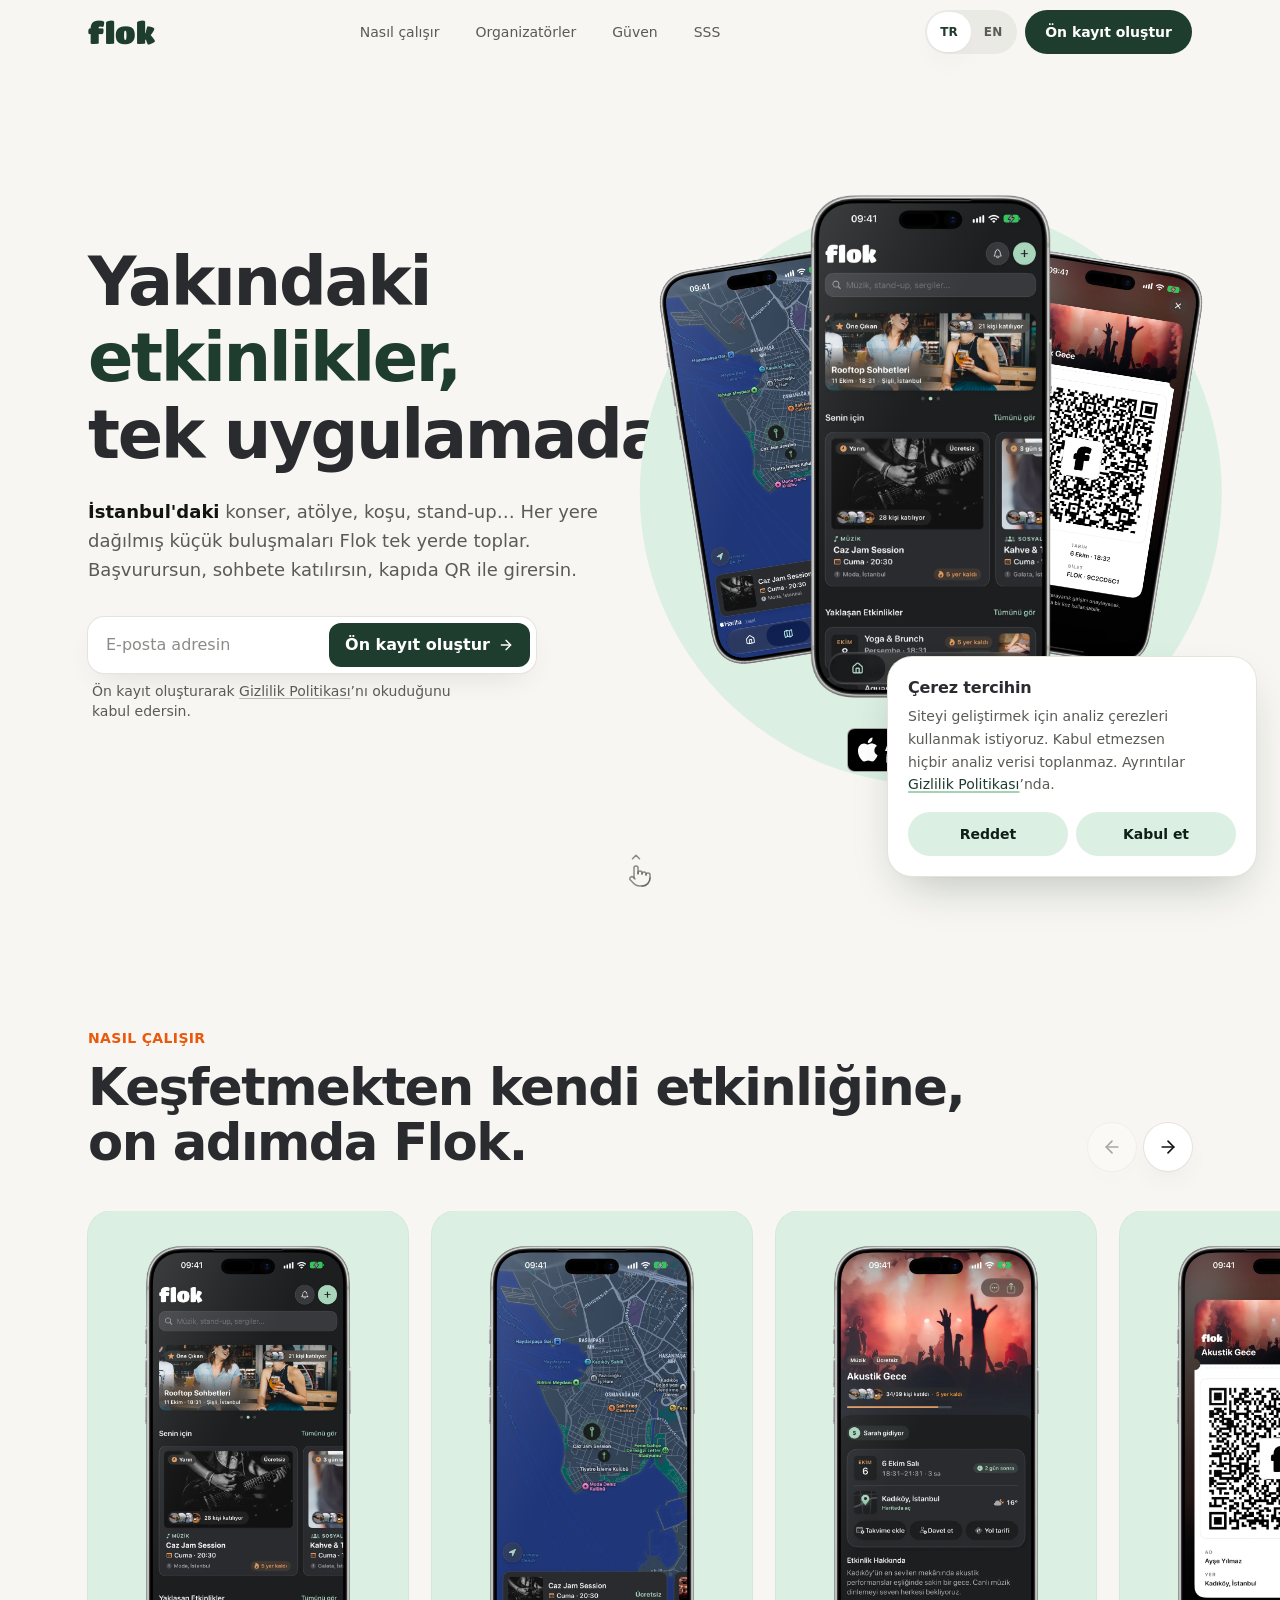
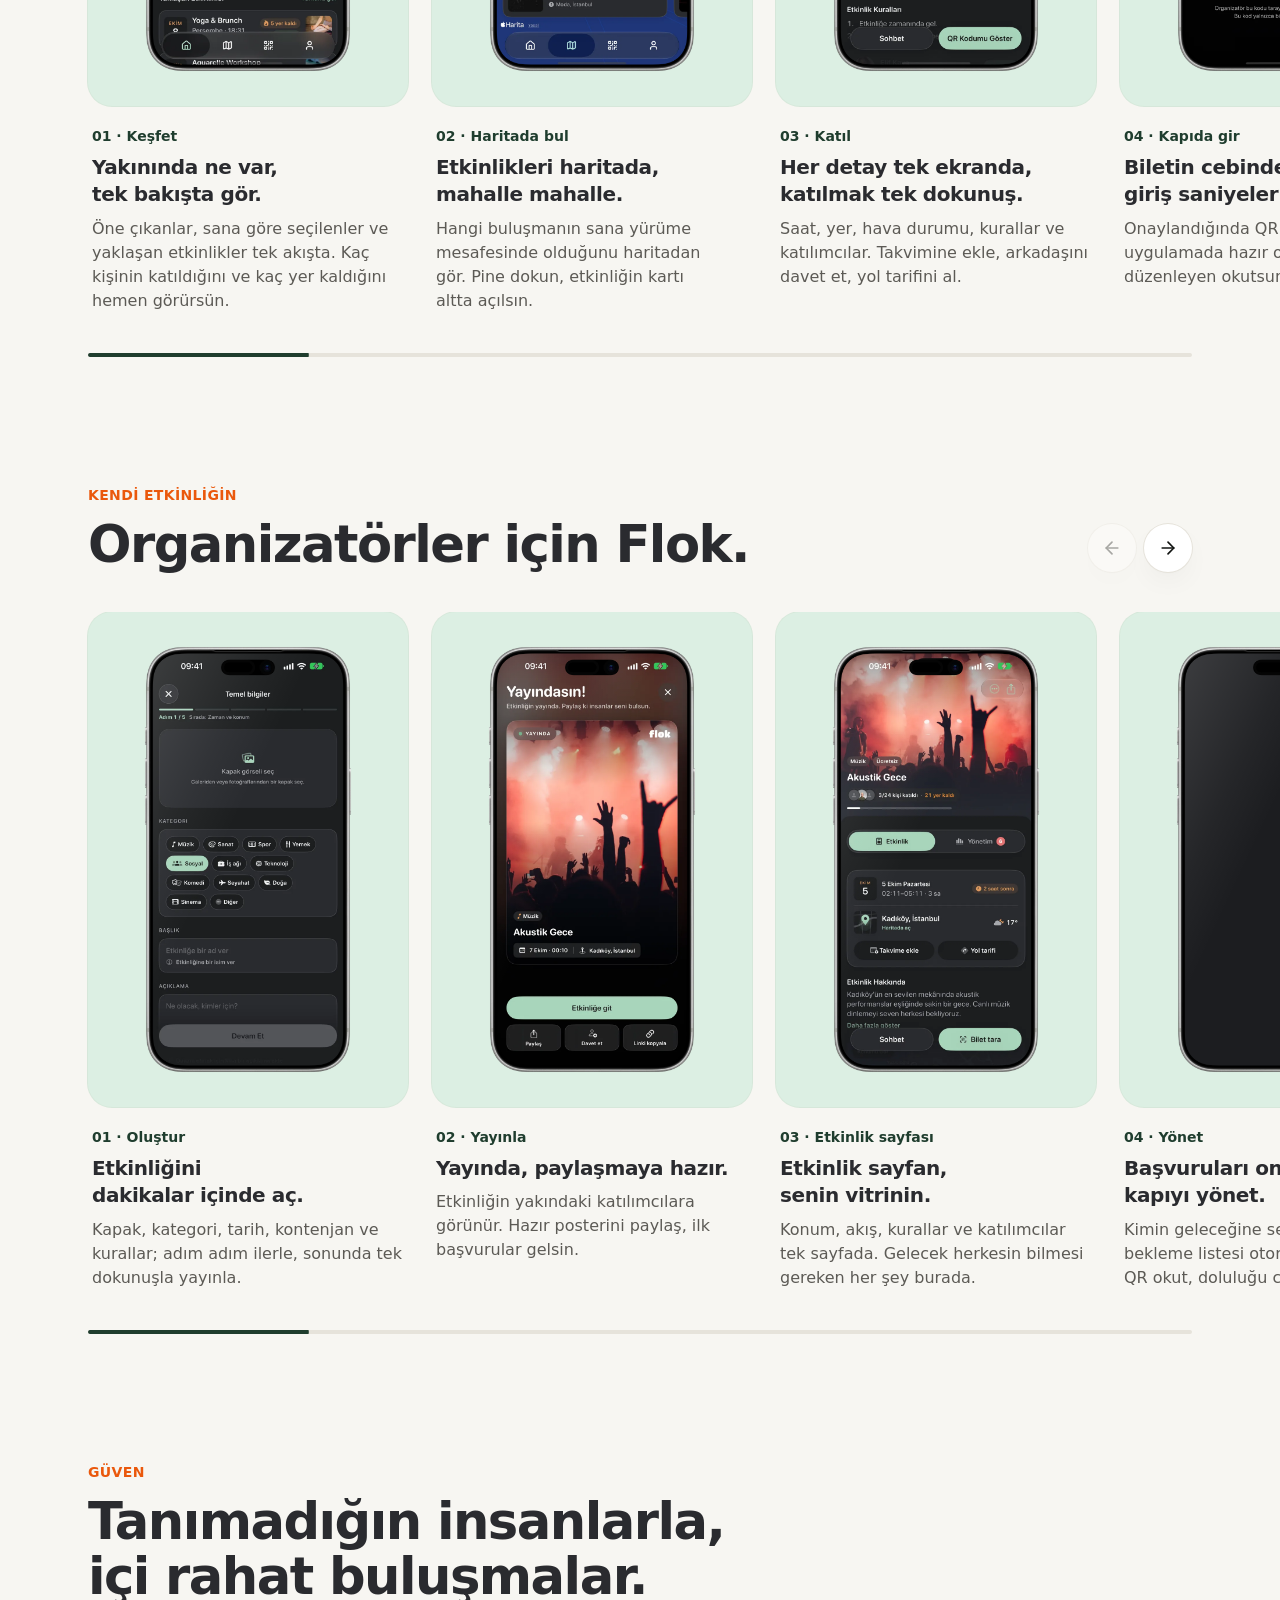
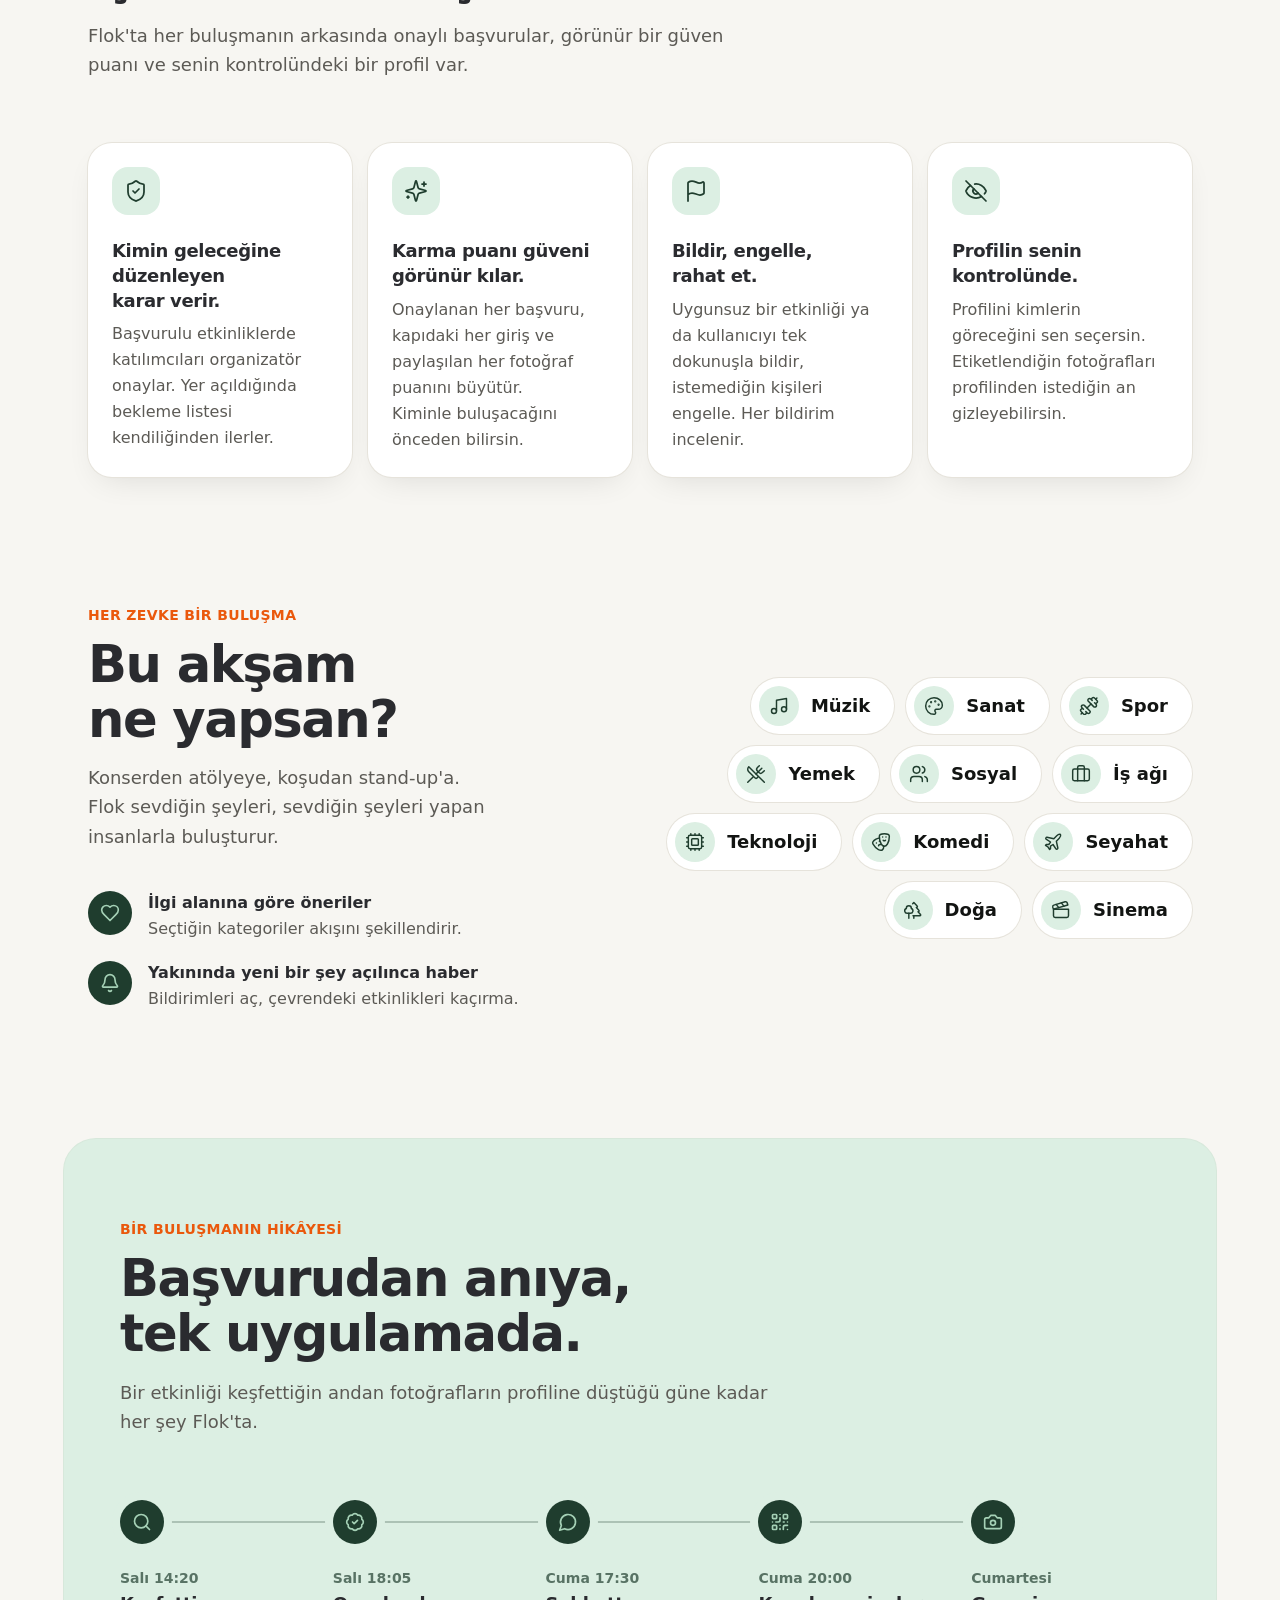
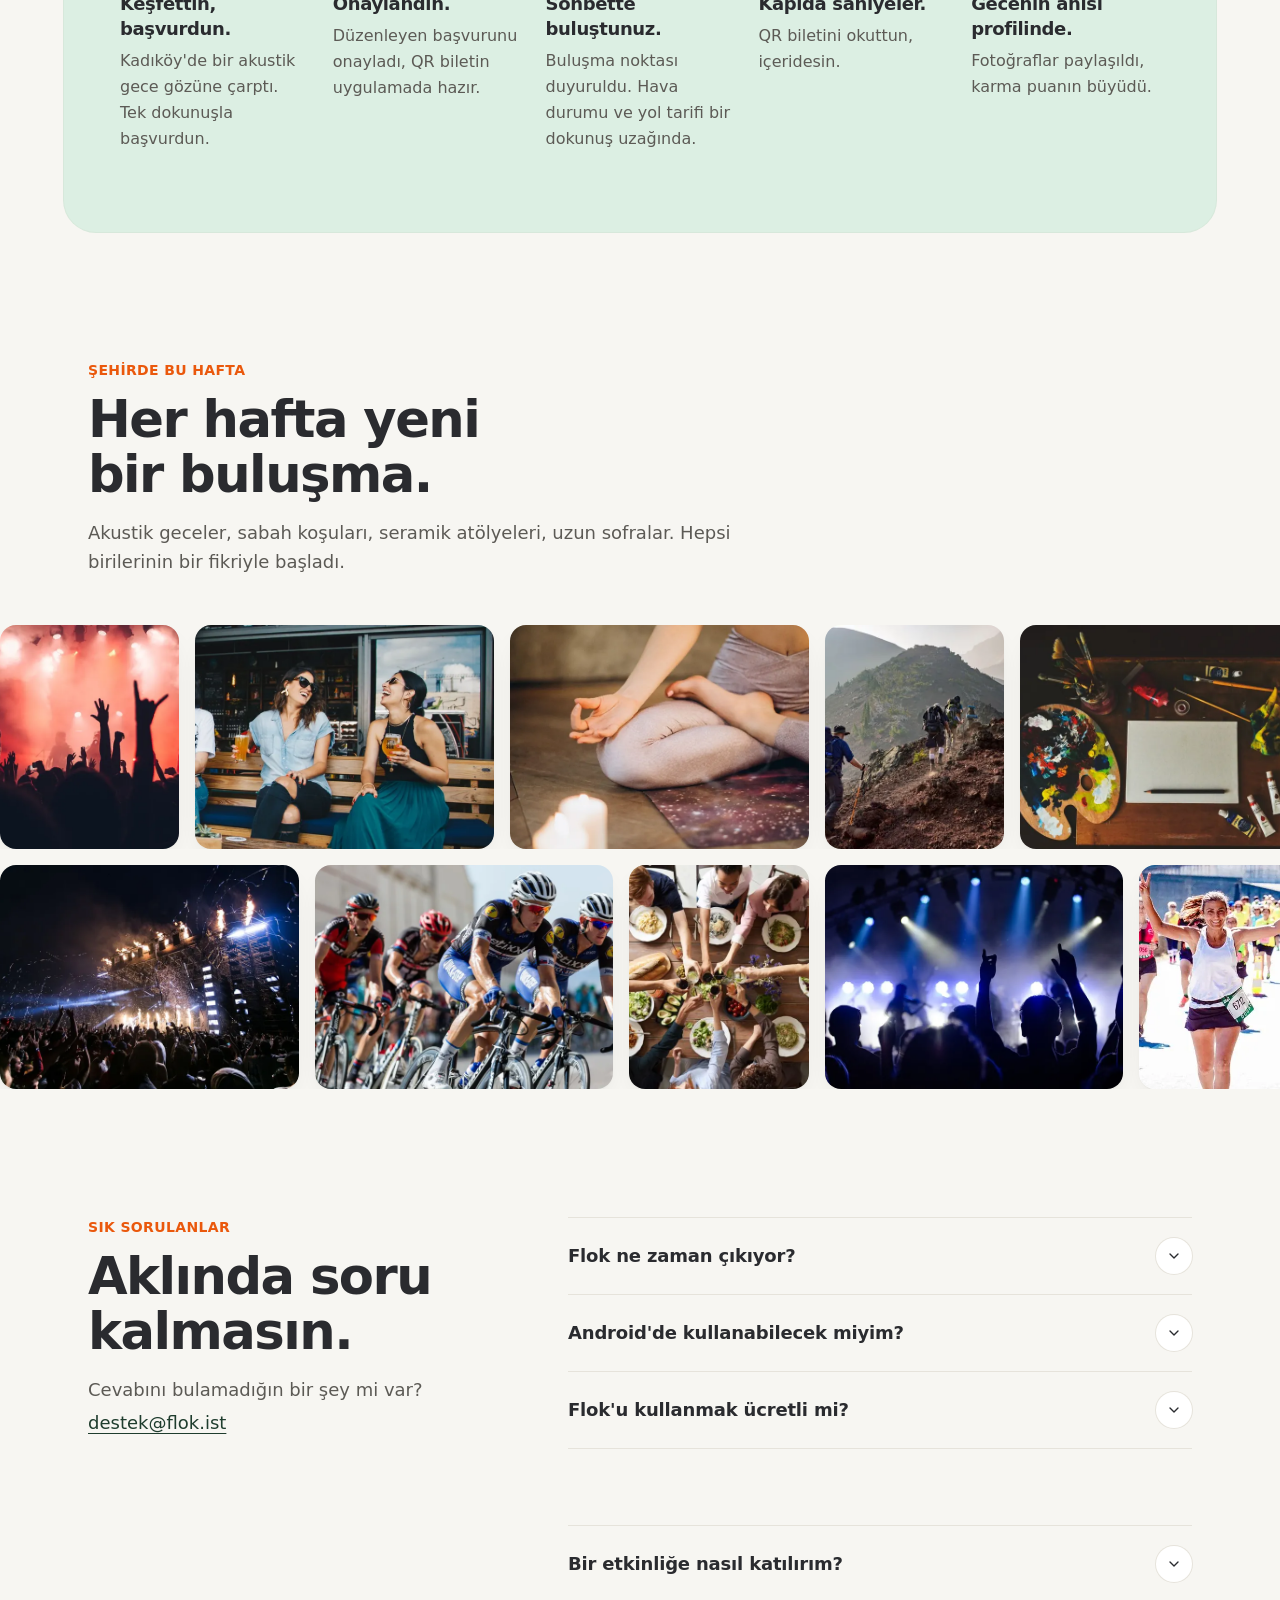
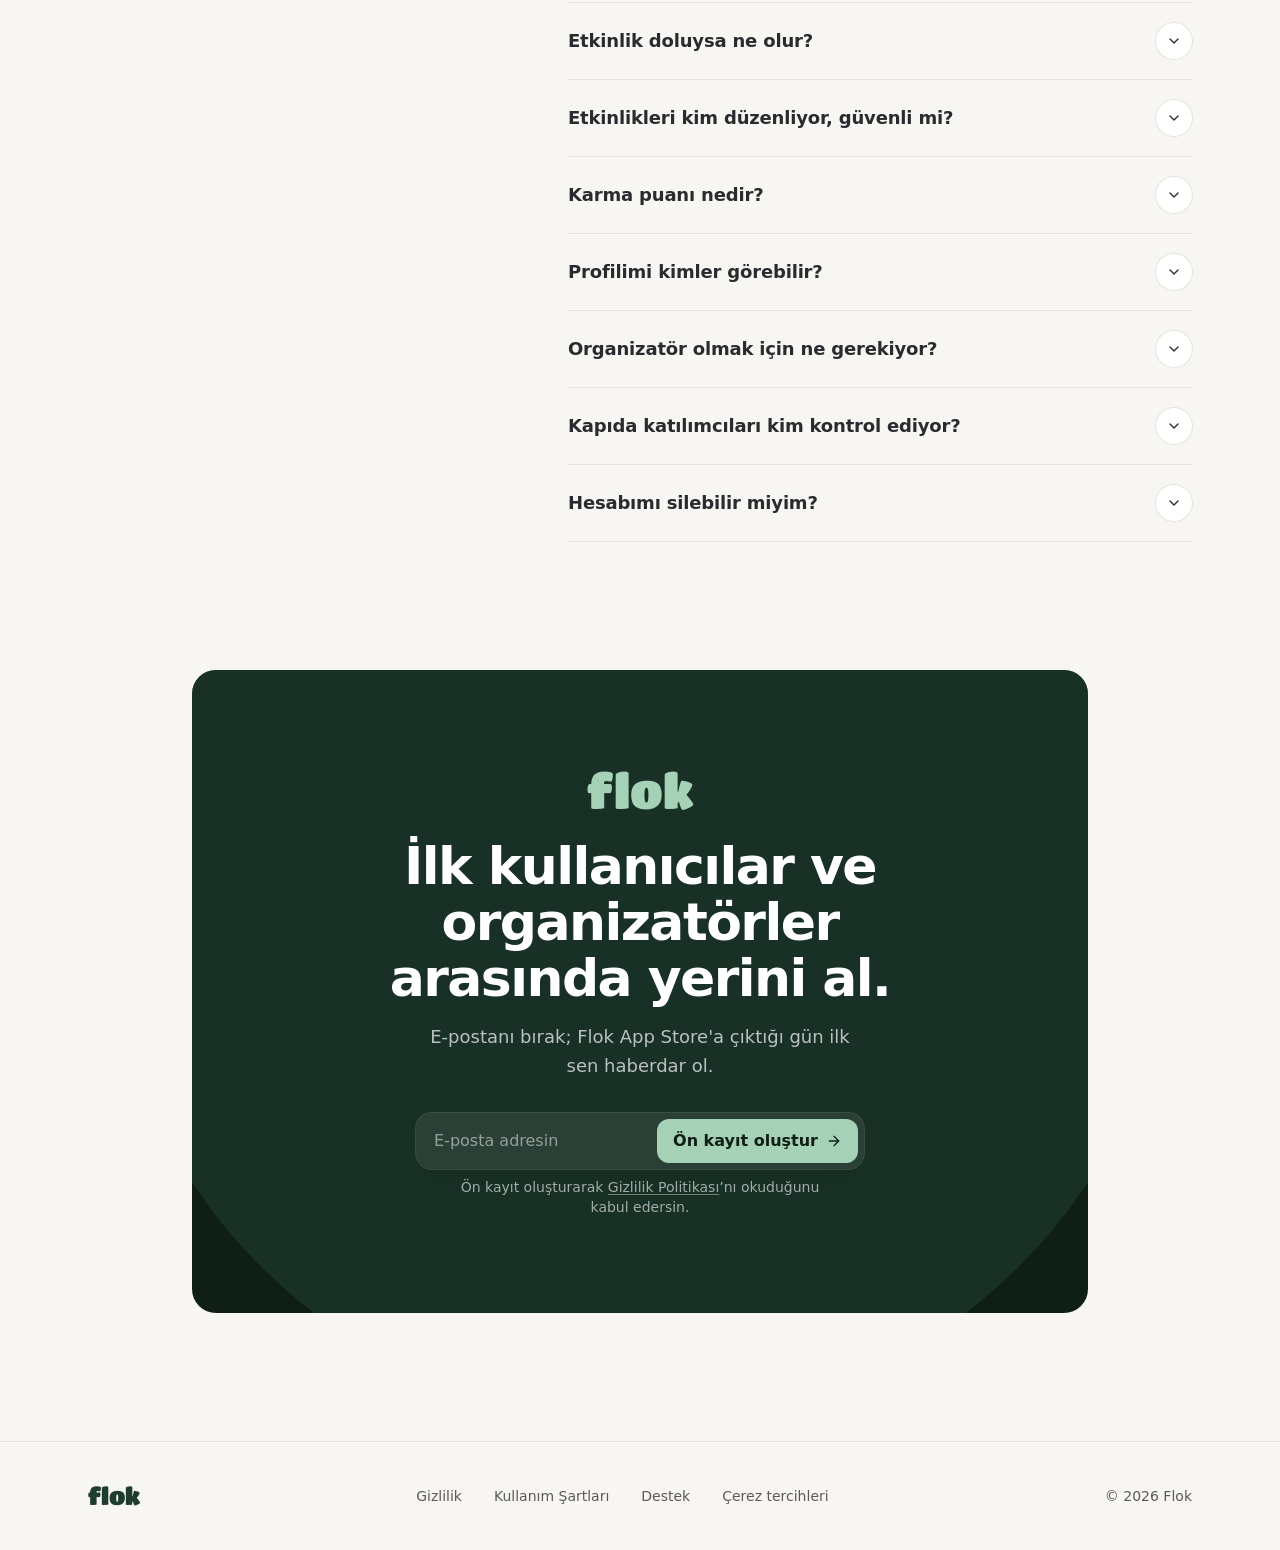
<file: index.html>
<!DOCTYPE html><!--MoIAIzjfDyWXNCICXjpiz--><html lang="tr" class="__variable_50549f"><head><meta charSet="utf-8"/><meta name="viewport" content="width=device-width, initial-scale=1"/><link rel="preload" href="/_next/static/media/bf5c1c0baed5368c-s.p.ttf" as="font" crossorigin="" type="font/ttf"/><link rel="preload" as="image" href="/images/screens/discover.webp" fetchPriority="high"/><link rel="preload" as="image" href="/images/device/iphone-17-pro-max-silver.webp"/><link rel="preload" as="image" href="/images/badges/app-store-tr.svg"/><link rel="preload" as="image" href="/images/screens/organizer-create.webp" fetchPriority="high"/><link rel="stylesheet" href="/_next/static/css/e920802fcc9d3d7d.css" data-precedence="next"/><link rel="preload" as="script" fetchPriority="low" href="/_next/static/chunks/webpack-2978e4bf24f45c64.js"/><script src="/_next/static/chunks/4bd1b696-c023c6e3521b1417.js" async=""></script><script src="/_next/static/chunks/255-09fb0d129bb12f51.js" async=""></script><script src="/_next/static/chunks/main-app-cf16a5efce6e337d.js" async=""></script><script src="/_next/static/chunks/367-c026583a213e7297.js" async=""></script><script src="/_next/static/chunks/335-5487a4f51c328cde.js" async=""></script><script src="/_next/static/chunks/app/(tr)/layout-aa4aa2809f067d75.js" async=""></script><script src="/_next/static/chunks/14-3f31246df80dedd1.js" async=""></script><script src="/_next/static/chunks/948-4f749fbf28cd38f6.js" async=""></script><script src="/_next/static/chunks/911-6dd00547587fb112.js" async=""></script><script src="/_next/static/chunks/app/(tr)/page-888f67f021a29a84.js" async=""></script><meta name="next-size-adjust" content=""/><meta name="theme-color" content="#f7f6f2"/><title>Flok · Yakındaki etkinlikler, tek uygulamada</title><meta name="description" content="Flok, İstanbul&#x27;daki konser, atölye, koşu gibi küçük buluşmaları tek yerde toplar. Başvur, sohbete katıl, kapıda QR ile gir. Ön kayıt açık."/><link rel="canonical" href="https://flok.ist/"/><link rel="alternate" hrefLang="tr" href="https://flok.ist/"/><link rel="alternate" hrefLang="en" href="https://flok.ist/en/"/><link rel="alternate" hrefLang="x-default" href="https://flok.ist/"/><meta property="og:title" content="Flok · İstanbul&#x27;daki küçük buluşmalar, tek uygulamada"/><meta property="og:description" content="Flok, İstanbul&#x27;daki konser, atölye, koşu gibi küçük buluşmaları tek yerde toplar. Başvur, sohbete katıl, kapıda QR ile gir. Ön kayıt açık."/><meta property="og:url" content="https://flok.ist/"/><meta property="og:site_name" content="Flok"/><meta property="og:locale" content="tr_TR"/><meta property="og:image" content="https://flok.ist/images/og-home.jpg?v=3"/><meta property="og:image:width" content="1200"/><meta property="og:image:height" content="630"/><meta property="og:image:alt" content="Flok: İstanbul&#x27;daki küçük buluşmalar, tek uygulamada."/><meta property="og:locale:alternate" content="en_US"/><meta property="og:type" content="website"/><meta name="twitter:card" content="summary_large_image"/><meta name="twitter:title" content="Flok · İstanbul&#x27;daki küçük buluşmalar, tek uygulamada"/><meta name="twitter:description" content="Flok, İstanbul&#x27;daki konser, atölye, koşu gibi küçük buluşmaları tek yerde toplar. Başvur, sohbete katıl, kapıda QR ile gir. Ön kayıt açık."/><meta name="twitter:image" content="https://flok.ist/images/og-home.jpg?v=3"/><meta name="twitter:image:width" content="1200"/><meta name="twitter:image:height" content="630"/><meta name="twitter:image:alt" content="Flok: İstanbul&#x27;daki küçük buluşmalar, tek uygulamada."/><link rel="icon" href="/favicon.ico" type="image/x-icon" sizes="16x16"/><link rel="icon" href="/icon.png?3fd3f044d276ce29" type="image/png" sizes="512x512"/><link rel="apple-touch-icon" href="/apple-icon.png?17398823839cbad2" type="image/png" sizes="180x180"/><noscript><style>[style*="opacity:0"]{opacity:1!important;filter:none!important;transform:none!important}</style></noscript><script src="/_next/static/chunks/polyfills-42372ed130431b0a.js" noModule=""></script></head><body><div hidden=""><!--$--><!--/$--></div><header class="sticky top-0 z-50 transition-[background-color,box-shadow,backdrop-filter] duration-300 bg-transparent"><div class="mx-auto flex h-16 max-w-6xl items-center justify-between gap-3 px-6"><a aria-label="Flok ana sayfa" class="font-logo text-3xl leading-none text-forest" href="/">flok</a><nav aria-label="Menü" class="hidden items-center gap-1 lg:flex"><a data-ph-event="cta_clicked" data-ph-props="{&quot;button&quot;:&quot;header_nav&quot;,&quot;section&quot;:&quot;header&quot;,&quot;target&quot;:&quot;how_it_works&quot;}" class="inline-flex min-h-11 items-center rounded-full px-4 text-sm font-medium text-mute transition-colors hover:bg-ink/5 hover:text-ink" href="/#nasil">Nasıl çalışır</a><a data-ph-event="cta_clicked" data-ph-props="{&quot;button&quot;:&quot;header_nav&quot;,&quot;section&quot;:&quot;header&quot;,&quot;target&quot;:&quot;organizers&quot;}" class="inline-flex min-h-11 items-center rounded-full px-4 text-sm font-medium text-mute transition-colors hover:bg-ink/5 hover:text-ink" href="/#organizatorler">Organizatörler</a><a data-ph-event="cta_clicked" data-ph-props="{&quot;button&quot;:&quot;header_nav&quot;,&quot;section&quot;:&quot;header&quot;,&quot;target&quot;:&quot;trust&quot;}" class="inline-flex min-h-11 items-center rounded-full px-4 text-sm font-medium text-mute transition-colors hover:bg-ink/5 hover:text-ink" href="/#guven">Güven</a><a data-ph-event="cta_clicked" data-ph-props="{&quot;button&quot;:&quot;header_nav&quot;,&quot;section&quot;:&quot;header&quot;,&quot;target&quot;:&quot;faq&quot;}" class="inline-flex min-h-11 items-center rounded-full px-4 text-sm font-medium text-mute transition-colors hover:bg-ink/5 hover:text-ink" href="/#sss">SSS</a></nav><div class="flex items-center gap-2"><nav aria-label="Dil" class="flex rounded-full bg-ink/5 p-0.5"><span lang="tr" aria-current="true" aria-label="Türkçe" class="grid min-h-10 min-w-11 place-items-center rounded-full px-2.5 font-display text-xs font-bold tracking-wide bg-surface text-forest shadow-soft">TR</span><a lang="en" hrefLang="en" data-ph-event="language_switched" data-ph-props="{&quot;from&quot;:&quot;tr&quot;,&quot;to&quot;:&quot;en&quot;}" aria-label="English" class="grid min-h-10 min-w-11 place-items-center rounded-full px-2.5 font-display text-xs font-bold tracking-wide text-mute transition-colors hover:text-ink" href="/en/">EN</a></nav><a data-ph-event="cta_clicked" data-ph-props="{&quot;button&quot;:&quot;header_waitlist&quot;,&quot;section&quot;:&quot;header&quot;,&quot;target&quot;:&quot;pre_register&quot;}" class="inline-flex min-h-11 items-center rounded-full bg-forest px-4 font-display text-sm font-semibold whitespace-nowrap text-white transition-[background-color,scale] duration-200 hover:bg-forest-deep active:scale-96 sm:px-5" href="/#on-kayit">Ön kayıt oluştur</a></div></div></header><main id="main"><section id="top" class="relative overflow-x-clip lg:flex lg:min-h-[calc(100svh-4rem)] lg:flex-col"><div class="mx-auto grid w-full max-w-6xl grid-cols-1 items-center gap-12 px-6 pt-8 pb-8 lg:flex-1 lg:grid-cols-[1.05fr_1fr] lg:gap-8 lg:py-12"><div class="@container flex flex-col items-center text-center lg:items-start lg:text-left"><h1 style="animation-delay:0.05s" class="animate-rise text-[min(clamp(2.5rem,5.6vw,4.5rem),100cqi/8.2)] leading-[1.14] font-extrabold tracking-[-0.035em]"><span class="sr-only">Yakındaki insanlar ve etkinlikler, tek uygulamada.</span><span aria-hidden="true" class="whitespace-nowrap"><span class="block">Yakındaki</span><span class="relative grid justify-items-center text-forest lg:justify-items-start"><span class="invisible col-start-1 row-start-1" aria-hidden="true">insanlar,</span><span class="invisible col-start-1 row-start-1" aria-hidden="true">etkinlikler,</span><span class="invisible col-start-1 row-start-1" aria-hidden="true">koşular,</span><span class="invisible col-start-1 row-start-1" aria-hidden="true">konserler,</span><span class="invisible col-start-1 row-start-1" aria-hidden="true">sofralar,</span><span class="invisible col-start-1 row-start-1" aria-hidden="true">atölyeler,</span><span class="invisible col-start-1 row-start-1" aria-hidden="true">yürüyüşler,</span><span class="invisible col-start-1 row-start-1" aria-hidden="true">stand-up&#x27;lar,</span><span class="invisible col-start-1 row-start-1" aria-hidden="true">sergiler,</span><span class="invisible col-start-1 row-start-1" aria-hidden="true">piknikler,</span><span class="invisible col-start-1 row-start-1" aria-hidden="true">topluluklar,</span><span class="col-start-1 row-start-1" style="opacity:1;filter:blur(0px);transform:none">insanlar,</span></span><span class="block">tek uygulamada.</span></span></h1><p style="animation-delay:0.2s" class="mt-6 max-w-lg animate-rise text-lg leading-relaxed text-mute"><strong class="font-semibold text-ink">İstanbul&#x27;daki</strong> konser, atölye, koşu, stand-up… Her yere dağılmış küçük buluşmaları Flok tek yerde toplar. Başvurursun, sohbete katılırsın, kapıda QR ile girersin.</p><div style="animation-delay:0.28s" class="mt-8 w-full max-w-md animate-rise"><div class="w-full max-w-md"><form noValidate=""><div class="flex items-center gap-2 rounded-2xl p-1.5 shadow-soft ring-1 transition-shadow focus-within:ring-2 bg-surface ring-line focus-within:ring-forest"><label for="_R_1l2inqivb_" class="sr-only">E-posta adresin</label><input id="_R_1l2inqivb_" type="email" required="" autoComplete="email" inputMode="email" placeholder="E-posta adresin" class="h-11 min-w-0 flex-1 bg-transparent px-3 text-base outline-none text-ink placeholder:text-mute/70" name="email"/><input type="text" tabindex="-1" autoComplete="off" aria-hidden="true" class="hidden" name="company"/><button type="submit" class="group inline-flex h-11 shrink-0 items-center gap-2 rounded-xl px-4 font-display font-semibold transition-colors disabled:opacity-70 bg-forest text-white hover:bg-forest-deep" tabindex="0">Ön kayıt oluştur<svg xmlns="http://www.w3.org/2000/svg" width="24" height="24" viewBox="0 0 24 24" fill="none" stroke="currentColor" stroke-width="2" stroke-linecap="round" stroke-linejoin="round" class="lucide lucide-arrow-right size-4 transition-transform group-hover:translate-x-0.5" aria-hidden="true"><path d="M5 12h14"></path><path d="m12 5 7 7-7 7"></path></svg></button></div><p role="status" aria-live="polite" class="mt-2 min-h-5 px-1 text-sm text-mute">Ön kayıt oluşturarak <a class="underline underline-offset-2 transition-colors decoration-mute/40 hover:text-ink" href="/gizlilik/">Gizlilik Politikası</a>’nı okuduğunu kabul edersin.</p></form></div></div></div><div class="mx-auto flex w-full max-w-[520px] flex-col items-center"><div class="relative flex aspect-[1/1.02] w-full items-center justify-center" aria-label="Flok uygulama ekranları"><div aria-hidden="true" class="absolute top-1/2 left-1/2 aspect-square w-[112%] -translate-x-1/2 -translate-y-[42%] rounded-full bg-mint-soft"></div><div class="absolute top-[14%] left-[2%] w-[38%]" style="transform:none"><div class="drop-shadow-[var(--shadow-phone)]" style="opacity:0;transform:translateX(55%) translateY(60px) scale(0.94)"><div class="relative inline-block w-full align-middle leading-none" style="aspect-ratio:1470/3000"><div class="absolute z-0 overflow-hidden bg-graphite" style="left:4.557823129251701%;top:1.9333333333333333%;width:90.88435374149661%;height:96.13333333333334%;border-radius:13.323353293413174% / 6.171983356449376%"><img src="/images/screens/map.webp" alt="Harita ekranı: Kadıköy&#x27;deki etkinlik pinleri" width="660" height="1434" decoding="async" loading="lazy" fetchPriority="auto" class="block size-full object-cover object-top"/><div aria-hidden="true" class="pointer-events-none absolute inset-0 bg-[linear-gradient(115deg,rgb(255_255_255/0.14)_0%,rgb(255_255_255/0.04)_28%,transparent_42%)]"></div></div><img src="/images/device/iphone-17-pro-max-silver.webp" alt="" aria-hidden="true" width="735" height="1500" decoding="async" loading="lazy" draggable="false" class="pointer-events-none absolute inset-0 z-10 size-full select-none"/></div></div></div><div class="absolute top-[14%] right-[2%] w-[38%]" style="transform:none"><div class="drop-shadow-[var(--shadow-phone)]" style="opacity:0;transform:translateX(-55%) translateY(60px) scale(0.94)"><div class="relative inline-block w-full align-middle leading-none" style="aspect-ratio:1470/3000"><div class="absolute z-0 overflow-hidden bg-graphite" style="left:4.557823129251701%;top:1.9333333333333333%;width:90.88435374149661%;height:96.13333333333334%;border-radius:13.323353293413174% / 6.171983356449376%"><img src="/images/screens/qr.webp" alt="QR bilet ekranı: Akustik Gece bileti" width="660" height="1434" decoding="async" loading="lazy" fetchPriority="auto" class="block size-full object-cover object-top"/><div aria-hidden="true" class="pointer-events-none absolute inset-0 bg-[linear-gradient(115deg,rgb(255_255_255/0.14)_0%,rgb(255_255_255/0.04)_28%,transparent_42%)]"></div></div><img src="/images/device/iphone-17-pro-max-silver.webp" alt="" aria-hidden="true" width="735" height="1500" decoding="async" loading="lazy" draggable="false" class="pointer-events-none absolute inset-0 z-10 size-full select-none"/></div></div></div><div class="relative z-10 w-[48%]" style="transform:none"><div class="drop-shadow-[var(--shadow-phone)]" style="opacity:0;transform:translateY(90px) scale(0.9)"><div class="relative inline-block w-full align-middle leading-none" style="aspect-ratio:1470/3000"><div class="absolute z-0 overflow-hidden bg-graphite" style="left:4.557823129251701%;top:1.9333333333333333%;width:90.88435374149661%;height:96.13333333333334%;border-radius:13.323353293413174% / 6.171983356449376%"><img src="/images/screens/discover.webp" alt="Keşfet ekranı: öne çıkan ve yaklaşan etkinlikler" width="660" height="1434" decoding="async" loading="eager" fetchPriority="high" class="block size-full object-cover object-top"/><div aria-hidden="true" class="pointer-events-none absolute inset-0 bg-[linear-gradient(115deg,rgb(255_255_255/0.14)_0%,rgb(255_255_255/0.04)_28%,transparent_42%)]"></div></div><img src="/images/device/iphone-17-pro-max-silver.webp" alt="" aria-hidden="true" width="735" height="1500" decoding="async" loading="eager" draggable="false" class="pointer-events-none absolute inset-0 z-10 size-full select-none"/></div></div></div></div><img src="/images/badges/app-store-tr.svg" alt="App Store&#x27;dan indirin" width="151.29" height="40" decoding="async" draggable="false" style="animation-delay:0.5s" class="relative z-10 mt-4 mb-[2%] h-11 w-auto animate-rise select-none"/></div></div><a href="#nasil" aria-label="Aşağı kaydır" title="Aşağı kaydır" data-ph-event="cta_clicked" data-ph-props="{&quot;button&quot;:&quot;hero_scroll_cue&quot;,&quot;section&quot;:&quot;hero&quot;,&quot;target&quot;:&quot;how_it_works&quot;}" class="absolute bottom-1 left-1/2 hidden -translate-x-1/2 rounded-full p-2 text-mute/70 transition-[opacity,color] duration-300 hover:text-ink lg:block"><span aria-hidden="true" style="animation-delay:0.9s" class="block animate-rise"><span class="relative block h-[34px] w-[24px]"><svg viewBox="0 0 10 6" fill="none" stroke="currentColor" stroke-width="1.5" stroke-linecap="round" stroke-linejoin="round" class="absolute top-0 left-[3px] h-[6px] w-[10px] animate-swipe-chevron motion-reduce:animate-none"><path d="M1.5 4.75 5 1.25l3.5 3.5"></path></svg><svg xmlns="http://www.w3.org/2000/svg" width="24" height="24" viewBox="0 0 24 24" fill="none" stroke="currentColor" stroke-width="1.5" stroke-linecap="round" stroke-linejoin="round" class="lucide lucide-pointer absolute bottom-0 left-0 size-6 animate-swipe-finger motion-reduce:animate-none" aria-hidden="true"><path d="M22 14a8 8 0 0 1-8 8"></path><path d="M18 11v-1a2 2 0 0 0-2-2a2 2 0 0 0-2 2"></path><path d="M14 10V9a2 2 0 0 0-2-2a2 2 0 0 0-2 2v1"></path><path d="M10 9.5V4a2 2 0 0 0-2-2a2 2 0 0 0-2 2v10"></path><path d="M18 11a2 2 0 1 1 4 0v3a8 8 0 0 1-8 8h-2c-2.8 0-4.5-.86-5.99-2.34l-3.6-3.6a2 2 0 0 1 2.83-2.82L7 15"></path></svg></span></span></a></section><section id="nasil" class="pt-24 lg:pt-32"><div class="mx-auto flex max-w-6xl flex-col gap-6 px-6 sm:flex-row sm:items-end sm:justify-between"><div style="opacity:0;filter:blur(6px);transform:translateY(12px)"><p class="font-display text-sm font-bold tracking-wide text-flame uppercase">Nasıl çalışır</p><h2 class="mt-3 text-[clamp(2rem,4vw,3.25rem)] leading-[1.08] font-bold tracking-[-0.03em]">Keşfetmekten kendi etkinliğine,<br class="hidden sm:block"/> <!-- -->on adımda Flok.</h2></div><div class="hidden gap-2 sm:flex"><button type="button" aria-label="Önceki ekran" disabled="" class="grid size-12 place-items-center rounded-full bg-surface text-ink shadow-soft ring-1 ring-line transition-[opacity,background-color] hover:bg-mint-soft disabled:pointer-events-none disabled:opacity-35" tabindex="0"><svg xmlns="http://www.w3.org/2000/svg" width="24" height="24" viewBox="0 0 24 24" fill="none" stroke="currentColor" stroke-width="2" stroke-linecap="round" stroke-linejoin="round" class="lucide lucide-arrow-left size-5" aria-hidden="true"><path d="m12 19-7-7 7-7"></path><path d="M19 12H5"></path></svg></button><button type="button" aria-label="Sonraki ekran" class="grid size-12 place-items-center rounded-full bg-surface text-ink shadow-soft ring-1 ring-line transition-[opacity,background-color] hover:bg-mint-soft disabled:pointer-events-none disabled:opacity-35" tabindex="0"><svg xmlns="http://www.w3.org/2000/svg" width="24" height="24" viewBox="0 0 24 24" fill="none" stroke="currentColor" stroke-width="2" stroke-linecap="round" stroke-linejoin="round" class="lucide lucide-arrow-right size-5" aria-hidden="true"><path d="M5 12h14"></path><path d="m12 5 7 7-7 7"></path></svg></button></div></div><div role="region" aria-label="Flok ekranları, yatay kaydır" tabindex="0" style="padding-inline:max(1.5rem, calc((100% - 72rem) / 2 + 1.5rem));scroll-padding-inline:max(1.5rem, calc((100% - 72rem) / 2 + 1.5rem))" class="mt-10 flex gap-4 overflow-x-auto overscroll-x-contain pb-4 outline-none [scrollbar-width:none] sm:gap-6 [&amp;::-webkit-scrollbar]:hidden snap-x snap-mandatory sm:cursor-grab"><article data-card="true" class="group w-[min(78vw,320px)] shrink-0 snap-start"><div style="opacity:0;filter:blur(6px);transform:translateY(12px)"><div class="rounded-3xl bg-mint-soft px-[17%] py-8 ring-1 ring-mint/40"><div class="drop-shadow-[var(--shadow-phone)] transition-transform duration-500 ease-[cubic-bezier(0.22,1,0.36,1)] group-hover:-translate-y-2"><div class="relative inline-block w-full align-middle leading-none" style="aspect-ratio:1470/3000"><div class="absolute z-0 overflow-hidden bg-graphite" style="left:4.557823129251701%;top:1.9333333333333333%;width:90.88435374149661%;height:96.13333333333334%;border-radius:13.323353293413174% / 6.171983356449376%"><img src="/images/screens/discover.webp" alt="Keşfet ekranı: öne çıkan ve yaklaşan etkinlikler" width="660" height="1434" decoding="async" loading="eager" fetchPriority="high" class="block size-full object-cover object-top"/><div aria-hidden="true" class="pointer-events-none absolute inset-0 bg-[linear-gradient(115deg,rgb(255_255_255/0.14)_0%,rgb(255_255_255/0.04)_28%,transparent_42%)]"></div></div><img src="/images/device/iphone-17-pro-max-silver.webp" alt="" aria-hidden="true" width="735" height="1500" decoding="async" loading="eager" draggable="false" class="pointer-events-none absolute inset-0 z-10 size-full select-none"/></div></div></div><div class="px-1 pt-5"><p class="font-display text-sm font-bold text-forest">01<!-- --> · <!-- -->Keşfet</p><h3 class="mt-2 text-xl leading-snug font-bold tracking-[-0.02em]">Yakınında ne var, tek bakışta gör.</h3><p class="mt-2 text-mute">Öne çıkanlar, sana göre seçilenler ve yaklaşan etkinlikler tek akışta. Kaç kişinin katıldığını ve kaç yer kaldığını hemen görürsün.</p></div></div></article><article data-card="true" class="group w-[min(78vw,320px)] shrink-0 snap-start"><div style="opacity:0;filter:blur(6px);transform:translateY(12px)"><div class="rounded-3xl bg-mint-soft px-[17%] py-8 ring-1 ring-mint/40"><div class="drop-shadow-[var(--shadow-phone)] transition-transform duration-500 ease-[cubic-bezier(0.22,1,0.36,1)] group-hover:-translate-y-2"><div class="relative inline-block w-full align-middle leading-none" style="aspect-ratio:1470/3000"><div class="absolute z-0 overflow-hidden bg-graphite" style="left:4.557823129251701%;top:1.9333333333333333%;width:90.88435374149661%;height:96.13333333333334%;border-radius:13.323353293413174% / 6.171983356449376%"><img src="/images/screens/map.webp" alt="Harita ekranı: Kadıköy&#x27;deki etkinlik pinleri" width="660" height="1434" decoding="async" loading="lazy" fetchPriority="auto" class="block size-full object-cover object-top"/><div aria-hidden="true" class="pointer-events-none absolute inset-0 bg-[linear-gradient(115deg,rgb(255_255_255/0.14)_0%,rgb(255_255_255/0.04)_28%,transparent_42%)]"></div></div><img src="/images/device/iphone-17-pro-max-silver.webp" alt="" aria-hidden="true" width="735" height="1500" decoding="async" loading="lazy" draggable="false" class="pointer-events-none absolute inset-0 z-10 size-full select-none"/></div></div></div><div class="px-1 pt-5"><p class="font-display text-sm font-bold text-forest">02<!-- --> · <!-- -->Haritada bul</p><h3 class="mt-2 text-xl leading-snug font-bold tracking-[-0.02em]">Etkinlikleri haritada, mahalle mahalle.</h3><p class="mt-2 text-mute">Hangi buluşmanın sana yürüme mesafesinde olduğunu haritadan gör. Pine dokun, etkinliğin kartı altta açılsın.</p></div></div></article><article data-card="true" class="group w-[min(78vw,320px)] shrink-0 snap-start"><div style="opacity:0;filter:blur(6px);transform:translateY(12px)"><div class="rounded-3xl bg-mint-soft px-[17%] py-8 ring-1 ring-mint/40"><div class="drop-shadow-[var(--shadow-phone)] transition-transform duration-500 ease-[cubic-bezier(0.22,1,0.36,1)] group-hover:-translate-y-2"><div class="relative inline-block w-full align-middle leading-none" style="aspect-ratio:1470/3000"><div class="absolute z-0 overflow-hidden bg-graphite" style="left:4.557823129251701%;top:1.9333333333333333%;width:90.88435374149661%;height:96.13333333333334%;border-radius:13.323353293413174% / 6.171983356449376%"><img src="/images/screens/detail.webp" alt="Etkinlik detay ekranı: Akustik Gece" width="660" height="1434" decoding="async" loading="lazy" fetchPriority="auto" class="block size-full object-cover object-top"/><div aria-hidden="true" class="pointer-events-none absolute inset-0 bg-[linear-gradient(115deg,rgb(255_255_255/0.14)_0%,rgb(255_255_255/0.04)_28%,transparent_42%)]"></div></div><img src="/images/device/iphone-17-pro-max-silver.webp" alt="" aria-hidden="true" width="735" height="1500" decoding="async" loading="lazy" draggable="false" class="pointer-events-none absolute inset-0 z-10 size-full select-none"/></div></div></div><div class="px-1 pt-5"><p class="font-display text-sm font-bold text-forest">03<!-- --> · <!-- -->Katıl</p><h3 class="mt-2 text-xl leading-snug font-bold tracking-[-0.02em]">Her detay tek ekranda, katılmak tek dokunuş.</h3><p class="mt-2 text-mute">Saat, yer, hava durumu, kurallar ve katılımcılar. Takvimine ekle, arkadaşını davet et, yol tarifini al.</p></div></div></article><article data-card="true" class="group w-[min(78vw,320px)] shrink-0 snap-start"><div style="opacity:0;filter:blur(6px);transform:translateY(12px)"><div class="rounded-3xl bg-mint-soft px-[17%] py-8 ring-1 ring-mint/40"><div class="drop-shadow-[var(--shadow-phone)] transition-transform duration-500 ease-[cubic-bezier(0.22,1,0.36,1)] group-hover:-translate-y-2"><div class="relative inline-block w-full align-middle leading-none" style="aspect-ratio:1470/3000"><div class="absolute z-0 overflow-hidden bg-graphite" style="left:4.557823129251701%;top:1.9333333333333333%;width:90.88435374149661%;height:96.13333333333334%;border-radius:13.323353293413174% / 6.171983356449376%"><img src="/images/screens/qr.webp" alt="QR bilet ekranı: Akustik Gece bileti" width="660" height="1434" decoding="async" loading="lazy" fetchPriority="auto" class="block size-full object-cover object-top"/><div aria-hidden="true" class="pointer-events-none absolute inset-0 bg-[linear-gradient(115deg,rgb(255_255_255/0.14)_0%,rgb(255_255_255/0.04)_28%,transparent_42%)]"></div></div><img src="/images/device/iphone-17-pro-max-silver.webp" alt="" aria-hidden="true" width="735" height="1500" decoding="async" loading="lazy" draggable="false" class="pointer-events-none absolute inset-0 z-10 size-full select-none"/></div></div></div><div class="px-1 pt-5"><p class="font-display text-sm font-bold text-forest">04<!-- --> · <!-- -->Kapıda gir</p><h3 class="mt-2 text-xl leading-snug font-bold tracking-[-0.02em]">Biletin cebinde, giriş saniyeler sürer.</h3><p class="mt-2 text-mute">Onaylandığında QR biletin uygulamada hazır olur. Kapıda göster, düzenleyen okutsun, içeridesin.</p></div></div></article><article data-card="true" class="group w-[min(78vw,320px)] shrink-0 snap-start"><div style="opacity:0;filter:blur(6px);transform:translateY(12px)"><div class="rounded-3xl bg-mint-soft px-[17%] py-8 ring-1 ring-mint/40"><div class="drop-shadow-[var(--shadow-phone)] transition-transform duration-500 ease-[cubic-bezier(0.22,1,0.36,1)] group-hover:-translate-y-2"><div class="relative inline-block w-full align-middle leading-none" style="aspect-ratio:1470/3000"><div class="absolute z-0 overflow-hidden bg-graphite" style="left:4.557823129251701%;top:1.9333333333333333%;width:90.88435374149661%;height:96.13333333333334%;border-radius:13.323353293413174% / 6.171983356449376%"><img src="/images/screens/chat.webp" alt="Etkinlik sohbeti ekranı" width="660" height="1434" decoding="async" loading="lazy" fetchPriority="auto" class="block size-full object-cover object-top"/><div aria-hidden="true" class="pointer-events-none absolute inset-0 bg-[linear-gradient(115deg,rgb(255_255_255/0.14)_0%,rgb(255_255_255/0.04)_28%,transparent_42%)]"></div></div><img src="/images/device/iphone-17-pro-max-silver.webp" alt="" aria-hidden="true" width="735" height="1500" decoding="async" loading="lazy" draggable="false" class="pointer-events-none absolute inset-0 z-10 size-full select-none"/></div></div></div><div class="px-1 pt-5"><p class="font-display text-sm font-bold text-forest">05<!-- --> · <!-- -->Sohbet</p><h3 class="mt-2 text-xl leading-snug font-bold tracking-[-0.02em]">Katılımcılarla tek yerde konuş.</h3><p class="mt-2 text-mute">Her etkinliğin kendi sohbeti var. Düzenleyen duyuru paylaşır, katılımcılar nerede buluşacağını konuşur.</p></div></div></article><article data-card="true" class="group w-[min(78vw,320px)] shrink-0 snap-start"><div style="opacity:0;filter:blur(6px);transform:translateY(12px)"><div class="rounded-3xl bg-mint-soft px-[17%] py-8 ring-1 ring-mint/40"><div class="drop-shadow-[var(--shadow-phone)] transition-transform duration-500 ease-[cubic-bezier(0.22,1,0.36,1)] group-hover:-translate-y-2"><div class="relative inline-block w-full align-middle leading-none" style="aspect-ratio:1470/3000"><div class="absolute z-0 overflow-hidden bg-graphite" style="left:4.557823129251701%;top:1.9333333333333333%;width:90.88435374149661%;height:96.13333333333334%;border-radius:13.323353293413174% / 6.171983356449376%"><img src="/images/screens/profile.webp" alt="Profil ekranı: karma puanı ve etkinlik anıları" width="660" height="1434" decoding="async" loading="lazy" fetchPriority="auto" class="block size-full object-cover object-top"/><div aria-hidden="true" class="pointer-events-none absolute inset-0 bg-[linear-gradient(115deg,rgb(255_255_255/0.14)_0%,rgb(255_255_255/0.04)_28%,transparent_42%)]"></div></div><img src="/images/device/iphone-17-pro-max-silver.webp" alt="" aria-hidden="true" width="735" height="1500" decoding="async" loading="lazy" draggable="false" class="pointer-events-none absolute inset-0 z-10 size-full select-none"/></div></div></div><div class="px-1 pt-5"><p class="font-display text-sm font-bold text-forest">06<!-- --> · <!-- -->Anılar</p><h3 class="mt-2 text-xl leading-snug font-bold tracking-[-0.02em]">Her buluşma profilinde bir anı.</h3><p class="mt-2 text-mute">Etkinlikten sonra fotoğrafları ekle. Katılanlar görür, beğenir; her katılımla karma puanın büyür.</p></div></div></article><article data-card="true" class="group w-[min(78vw,320px)] shrink-0 snap-start"><div style="opacity:0;filter:blur(6px);transform:translateY(12px)"><div class="rounded-3xl bg-mint-soft px-[17%] py-8 ring-1 ring-mint/40"><div class="drop-shadow-[var(--shadow-phone)] transition-transform duration-500 ease-[cubic-bezier(0.22,1,0.36,1)] group-hover:-translate-y-2"><div class="relative inline-block w-full align-middle leading-none" style="aspect-ratio:1470/3000"><div class="absolute z-0 overflow-hidden bg-graphite" style="left:4.557823129251701%;top:1.9333333333333333%;width:90.88435374149661%;height:96.13333333333334%;border-radius:13.323353293413174% / 6.171983356449376%"><img src="/images/screens/organizer.webp" alt="Düzenleyen paneli: başvurular, doluluk ve kapıda giriş" width="660" height="1434" decoding="async" loading="lazy" fetchPriority="auto" class="block size-full object-cover object-top"/><div aria-hidden="true" class="pointer-events-none absolute inset-0 bg-[linear-gradient(115deg,rgb(255_255_255/0.14)_0%,rgb(255_255_255/0.04)_28%,transparent_42%)]"></div></div><img src="/images/device/iphone-17-pro-max-silver.webp" alt="" aria-hidden="true" width="735" height="1500" decoding="async" loading="lazy" draggable="false" class="pointer-events-none absolute inset-0 z-10 size-full select-none"/></div></div></div><div class="px-1 pt-5"><p class="font-display text-sm font-bold text-forest">07<!-- --> · <!-- -->Düzenle</p><h3 class="mt-2 text-xl leading-snug font-bold tracking-[-0.02em]">Sıra sende: kendi etkinliğini aç.</h3><p class="mt-2 text-mute">Yer, saat, kontenjan ve kuralları gir, yayınla. Başvuruları onayla, kapıda biletleri tara, doluluğu tek panelden izle.</p></div></div></article><article data-card="true" class="group w-[min(78vw,320px)] shrink-0 snap-start"><div style="opacity:0;filter:blur(6px);transform:translateY(12px)"><div class="rounded-3xl bg-mint-soft px-[17%] py-8 ring-1 ring-mint/40"><div class="drop-shadow-[var(--shadow-phone)] transition-transform duration-500 ease-[cubic-bezier(0.22,1,0.36,1)] group-hover:-translate-y-2"><div class="relative inline-block w-full align-middle leading-none" style="aspect-ratio:1470/3000"><div class="absolute z-0 overflow-hidden bg-graphite" style="left:4.557823129251701%;top:1.9333333333333333%;width:90.88435374149661%;height:96.13333333333334%;border-radius:13.323353293413174% / 6.171983356449376%"><img src="/images/screens/my-events.webp" alt="Etkinliklerim ekranı: sıradaki etkinlik ve bu haftaki planlar" width="660" height="1434" decoding="async" loading="lazy" fetchPriority="auto" class="block size-full object-cover object-top"/><div aria-hidden="true" class="pointer-events-none absolute inset-0 bg-[linear-gradient(115deg,rgb(255_255_255/0.14)_0%,rgb(255_255_255/0.04)_28%,transparent_42%)]"></div></div><img src="/images/device/iphone-17-pro-max-silver.webp" alt="" aria-hidden="true" width="735" height="1500" decoding="async" loading="lazy" draggable="false" class="pointer-events-none absolute inset-0 z-10 size-full select-none"/></div></div></div><div class="px-1 pt-5"><p class="font-display text-sm font-bold text-forest">08<!-- --> · <!-- -->Etkinliklerim</p><h3 class="mt-2 text-xl leading-snug font-bold tracking-[-0.02em]">Planların tek listede.</h3><p class="mt-2 text-mute">Sıradaki etkinliğin en üstte; biletine, sohbetine ve yol tarifine tek dokunuşla ulaş. Katılacakların, oluşturdukların ve geçmişin ayrı sekmelerde.</p></div></div></article><article data-card="true" class="group w-[min(78vw,320px)] shrink-0 snap-start"><div style="opacity:0;filter:blur(6px);transform:translateY(12px)"><div class="rounded-3xl bg-mint-soft px-[17%] py-8 ring-1 ring-mint/40"><div class="drop-shadow-[var(--shadow-phone)] transition-transform duration-500 ease-[cubic-bezier(0.22,1,0.36,1)] group-hover:-translate-y-2"><div class="relative inline-block w-full align-middle leading-none" style="aspect-ratio:1470/3000"><div class="absolute z-0 overflow-hidden bg-graphite" style="left:4.557823129251701%;top:1.9333333333333333%;width:90.88435374149661%;height:96.13333333333334%;border-radius:13.323353293413174% / 6.171983356449376%"><img src="/images/screens/organizer-create.webp" alt="Etkinlik oluşturma ekranı" width="660" height="1434" decoding="async" loading="lazy" fetchPriority="auto" class="block size-full object-cover object-top"/><div aria-hidden="true" class="pointer-events-none absolute inset-0 bg-[linear-gradient(115deg,rgb(255_255_255/0.14)_0%,rgb(255_255_255/0.04)_28%,transparent_42%)]"></div></div><img src="/images/device/iphone-17-pro-max-silver.webp" alt="" aria-hidden="true" width="735" height="1500" decoding="async" loading="lazy" draggable="false" class="pointer-events-none absolute inset-0 z-10 size-full select-none"/></div></div></div><div class="px-1 pt-5"><p class="font-display text-sm font-bold text-forest">09<!-- --> · <!-- -->Oluştur</p><h3 class="mt-2 text-xl leading-snug font-bold tracking-[-0.02em]">Adım adım etkinlik oluştur.</h3><p class="mt-2 text-mute">Kapak, kategori, tarih, kontenjan ve kurallar. Her adım tek ekranda, sonunda tek dokunuşla yayınla.</p></div></div></article><article data-card="true" class="group w-[min(78vw,320px)] shrink-0 snap-start"><div style="opacity:0;filter:blur(6px);transform:translateY(12px)"><div class="rounded-3xl bg-mint-soft px-[17%] py-8 ring-1 ring-mint/40"><div class="drop-shadow-[var(--shadow-phone)] transition-transform duration-500 ease-[cubic-bezier(0.22,1,0.36,1)] group-hover:-translate-y-2"><div class="relative inline-block w-full align-middle leading-none" style="aspect-ratio:1470/3000"><div class="absolute z-0 overflow-hidden bg-graphite" style="left:4.557823129251701%;top:1.9333333333333333%;width:90.88435374149661%;height:96.13333333333334%;border-radius:13.323353293413174% / 6.171983356449376%"><img src="/images/screens/welcome.webp" alt="Hoş geldin ekranı: Apple, Google veya e-posta ile giriş" width="660" height="1434" decoding="async" loading="lazy" fetchPriority="auto" class="block size-full object-cover object-top"/><div aria-hidden="true" class="pointer-events-none absolute inset-0 bg-[linear-gradient(115deg,rgb(255_255_255/0.14)_0%,rgb(255_255_255/0.04)_28%,transparent_42%)]"></div></div><img src="/images/device/iphone-17-pro-max-silver.webp" alt="" aria-hidden="true" width="735" height="1500" decoding="async" loading="lazy" draggable="false" class="pointer-events-none absolute inset-0 z-10 size-full select-none"/></div></div></div><div class="px-1 pt-5"><p class="font-display text-sm font-bold text-forest">10<!-- --> · <!-- -->Hemen başla</p><h3 class="mt-2 text-xl leading-snug font-bold tracking-[-0.02em]">Saniyeler içinde içeridesin.</h3><p class="mt-2 text-mute">Apple, Google ya da e-postanla giriş yap; ilgi alanlarını seç, yakınındaki etkinlikler hazır.</p></div></div></article></div><div class="mx-auto mt-6 max-w-6xl px-6"><div aria-hidden="true" class="h-1 overflow-hidden rounded-full bg-line"><div class="h-full origin-left rounded-full bg-forest"></div></div></div></section><section id="organizatorler" class="pt-24 lg:pt-32"><div class="mx-auto flex max-w-6xl flex-col gap-6 px-6 sm:flex-row sm:items-end sm:justify-between"><div style="opacity:0;filter:blur(6px);transform:translateY(12px)"><p class="font-display text-sm font-bold tracking-wide text-flame uppercase">Kendi etkinliğin</p><h2 class="mt-3 text-[clamp(2rem,4vw,3.25rem)] leading-[1.08] font-bold tracking-[-0.03em]">Organizatörler için Flok.</h2></div><div class="hidden gap-2 sm:flex"><button type="button" aria-label="Önceki ekran" disabled="" class="grid size-12 place-items-center rounded-full bg-surface text-ink shadow-soft ring-1 ring-line transition-[opacity,background-color] hover:bg-mint-soft disabled:pointer-events-none disabled:opacity-35" tabindex="0"><svg xmlns="http://www.w3.org/2000/svg" width="24" height="24" viewBox="0 0 24 24" fill="none" stroke="currentColor" stroke-width="2" stroke-linecap="round" stroke-linejoin="round" class="lucide lucide-arrow-left size-5" aria-hidden="true"><path d="m12 19-7-7 7-7"></path><path d="M19 12H5"></path></svg></button><button type="button" aria-label="Sonraki ekran" class="grid size-12 place-items-center rounded-full bg-surface text-ink shadow-soft ring-1 ring-line transition-[opacity,background-color] hover:bg-mint-soft disabled:pointer-events-none disabled:opacity-35" tabindex="0"><svg xmlns="http://www.w3.org/2000/svg" width="24" height="24" viewBox="0 0 24 24" fill="none" stroke="currentColor" stroke-width="2" stroke-linecap="round" stroke-linejoin="round" class="lucide lucide-arrow-right size-5" aria-hidden="true"><path d="M5 12h14"></path><path d="m12 5 7 7-7 7"></path></svg></button></div></div><div role="region" aria-label="Organizatör ekranları, yatay kaydır" tabindex="0" style="padding-inline:max(1.5rem, calc((100% - 72rem) / 2 + 1.5rem));scroll-padding-inline:max(1.5rem, calc((100% - 72rem) / 2 + 1.5rem))" class="mt-10 flex gap-4 overflow-x-auto overscroll-x-contain pb-4 outline-none [scrollbar-width:none] sm:gap-6 [&amp;::-webkit-scrollbar]:hidden snap-x snap-mandatory sm:cursor-grab"><article data-card="true" class="group w-[min(78vw,320px)] shrink-0 snap-start"><div style="opacity:0;filter:blur(6px);transform:translateY(12px)"><div class="rounded-3xl bg-mint-soft px-[17%] py-8 ring-1 ring-mint/40"><div class="drop-shadow-[var(--shadow-phone)] transition-transform duration-500 ease-[cubic-bezier(0.22,1,0.36,1)] group-hover:-translate-y-2"><div class="relative inline-block w-full align-middle leading-none" style="aspect-ratio:1470/3000"><div class="absolute z-0 overflow-hidden bg-graphite" style="left:4.557823129251701%;top:1.9333333333333333%;width:90.88435374149661%;height:96.13333333333334%;border-radius:13.323353293413174% / 6.171983356449376%"><img src="/images/screens/organizer-create.webp" alt="Etkinlik oluşturma ekranı" width="660" height="1434" decoding="async" loading="eager" fetchPriority="high" class="block size-full object-cover object-top"/><div aria-hidden="true" class="pointer-events-none absolute inset-0 bg-[linear-gradient(115deg,rgb(255_255_255/0.14)_0%,rgb(255_255_255/0.04)_28%,transparent_42%)]"></div></div><img src="/images/device/iphone-17-pro-max-silver.webp" alt="" aria-hidden="true" width="735" height="1500" decoding="async" loading="eager" draggable="false" class="pointer-events-none absolute inset-0 z-10 size-full select-none"/></div></div></div><div class="px-1 pt-5"><p class="font-display text-sm font-bold text-forest">01<!-- --> · <!-- -->Oluştur</p><h3 class="mt-2 text-xl leading-snug font-bold tracking-[-0.02em]">Etkinliğini dakikalar içinde aç.</h3><p class="mt-2 text-mute">Kapak, kategori, tarih, kontenjan ve kurallar; adım adım ilerle, sonunda tek dokunuşla yayınla.</p></div></div></article><article data-card="true" class="group w-[min(78vw,320px)] shrink-0 snap-start"><div style="opacity:0;filter:blur(6px);transform:translateY(12px)"><div class="rounded-3xl bg-mint-soft px-[17%] py-8 ring-1 ring-mint/40"><div class="drop-shadow-[var(--shadow-phone)] transition-transform duration-500 ease-[cubic-bezier(0.22,1,0.36,1)] group-hover:-translate-y-2"><div class="relative inline-block w-full align-middle leading-none" style="aspect-ratio:1470/3000"><div class="absolute z-0 overflow-hidden bg-graphite" style="left:4.557823129251701%;top:1.9333333333333333%;width:90.88435374149661%;height:96.13333333333334%;border-radius:13.323353293413174% / 6.171983356449376%"><img src="/images/screens/organizer-published.webp" alt="Etkinlik yayınlandı ekranı ve paylaşım posteri" width="660" height="1434" decoding="async" loading="lazy" fetchPriority="auto" class="block size-full object-cover object-top"/><div aria-hidden="true" class="pointer-events-none absolute inset-0 bg-[linear-gradient(115deg,rgb(255_255_255/0.14)_0%,rgb(255_255_255/0.04)_28%,transparent_42%)]"></div></div><img src="/images/device/iphone-17-pro-max-silver.webp" alt="" aria-hidden="true" width="735" height="1500" decoding="async" loading="lazy" draggable="false" class="pointer-events-none absolute inset-0 z-10 size-full select-none"/></div></div></div><div class="px-1 pt-5"><p class="font-display text-sm font-bold text-forest">02<!-- --> · <!-- -->Yayınla</p><h3 class="mt-2 text-xl leading-snug font-bold tracking-[-0.02em]">Yayında, paylaşmaya hazır.</h3><p class="mt-2 text-mute">Etkinliğin yakındaki katılımcılara görünür. Hazır posterini paylaş, ilk başvurular gelsin.</p></div></div></article><article data-card="true" class="group w-[min(78vw,320px)] shrink-0 snap-start"><div style="opacity:0;filter:blur(6px);transform:translateY(12px)"><div class="rounded-3xl bg-mint-soft px-[17%] py-8 ring-1 ring-mint/40"><div class="drop-shadow-[var(--shadow-phone)] transition-transform duration-500 ease-[cubic-bezier(0.22,1,0.36,1)] group-hover:-translate-y-2"><div class="relative inline-block w-full align-middle leading-none" style="aspect-ratio:1470/3000"><div class="absolute z-0 overflow-hidden bg-graphite" style="left:4.557823129251701%;top:1.9333333333333333%;width:90.88435374149661%;height:96.13333333333334%;border-radius:13.323353293413174% / 6.171983356449376%"><img src="/images/screens/organizer-info.webp" alt="Organizatörün etkinlik sayfası" width="660" height="1434" decoding="async" loading="lazy" fetchPriority="auto" class="block size-full object-cover object-top"/><div aria-hidden="true" class="pointer-events-none absolute inset-0 bg-[linear-gradient(115deg,rgb(255_255_255/0.14)_0%,rgb(255_255_255/0.04)_28%,transparent_42%)]"></div></div><img src="/images/device/iphone-17-pro-max-silver.webp" alt="" aria-hidden="true" width="735" height="1500" decoding="async" loading="lazy" draggable="false" class="pointer-events-none absolute inset-0 z-10 size-full select-none"/></div></div></div><div class="px-1 pt-5"><p class="font-display text-sm font-bold text-forest">03<!-- --> · <!-- -->Etkinlik sayfası</p><h3 class="mt-2 text-xl leading-snug font-bold tracking-[-0.02em]">Etkinlik sayfan, senin vitrinin.</h3><p class="mt-2 text-mute">Konum, akış, kurallar ve katılımcılar tek sayfada. Gelecek herkesin bilmesi gereken her şey burada.</p></div></div></article><article data-card="true" class="group w-[min(78vw,320px)] shrink-0 snap-start"><div style="opacity:0;filter:blur(6px);transform:translateY(12px)"><div class="rounded-3xl bg-mint-soft px-[17%] py-8 ring-1 ring-mint/40"><div class="drop-shadow-[var(--shadow-phone)] transition-transform duration-500 ease-[cubic-bezier(0.22,1,0.36,1)] group-hover:-translate-y-2"><div class="relative inline-block w-full align-middle leading-none" style="aspect-ratio:1470/3000"><div class="absolute z-0 overflow-hidden bg-graphite" style="left:4.557823129251701%;top:1.9333333333333333%;width:90.88435374149661%;height:96.13333333333334%;border-radius:13.323353293413174% / 6.171983356449376%"><img src="/images/screens/organizer.webp" alt="Düzenleyen paneli: başvurular, doluluk ve kapıda giriş" width="660" height="1434" decoding="async" loading="lazy" fetchPriority="auto" class="block size-full object-cover object-top"/><div aria-hidden="true" class="pointer-events-none absolute inset-0 bg-[linear-gradient(115deg,rgb(255_255_255/0.14)_0%,rgb(255_255_255/0.04)_28%,transparent_42%)]"></div></div><img src="/images/device/iphone-17-pro-max-silver.webp" alt="" aria-hidden="true" width="735" height="1500" decoding="async" loading="lazy" draggable="false" class="pointer-events-none absolute inset-0 z-10 size-full select-none"/></div></div></div><div class="px-1 pt-5"><p class="font-display text-sm font-bold text-forest">04<!-- --> · <!-- -->Yönet</p><h3 class="mt-2 text-xl leading-snug font-bold tracking-[-0.02em]">Başvuruları onayla, kapıyı yönet.</h3><p class="mt-2 text-mute">Kimin geleceğine sen karar ver; bekleme listesi otomatik işler. Kapıda QR okut, doluluğu canlı izle.</p></div></div></article><article data-card="true" class="group w-[min(78vw,320px)] shrink-0 snap-start"><div style="opacity:0;filter:blur(6px);transform:translateY(12px)"><div class="rounded-3xl bg-mint-soft px-[17%] py-8 ring-1 ring-mint/40"><div class="drop-shadow-[var(--shadow-phone)] transition-transform duration-500 ease-[cubic-bezier(0.22,1,0.36,1)] group-hover:-translate-y-2"><div class="relative inline-block w-full align-middle leading-none" style="aspect-ratio:1470/3000"><div class="absolute z-0 overflow-hidden bg-graphite" style="left:4.557823129251701%;top:1.9333333333333333%;width:90.88435374149661%;height:96.13333333333334%;border-radius:13.323353293413174% / 6.171983356449376%"><img src="/images/screens/organizer-chat.webp" alt="Organizatörün etkinlik sohbeti" width="660" height="1434" decoding="async" loading="lazy" fetchPriority="auto" class="block size-full object-cover object-top"/><div aria-hidden="true" class="pointer-events-none absolute inset-0 bg-[linear-gradient(115deg,rgb(255_255_255/0.14)_0%,rgb(255_255_255/0.04)_28%,transparent_42%)]"></div></div><img src="/images/device/iphone-17-pro-max-silver.webp" alt="" aria-hidden="true" width="735" height="1500" decoding="async" loading="lazy" draggable="false" class="pointer-events-none absolute inset-0 z-10 size-full select-none"/></div></div></div><div class="px-1 pt-5"><p class="font-display text-sm font-bold text-forest">05<!-- --> · <!-- -->Duyuru yap</p><h3 class="mt-2 text-xl leading-snug font-bold tracking-[-0.02em]">Katılımcılarına tek mesajla ulaş.</h3><p class="mt-2 text-mute">Etkinlik sohbetinde duyuru paylaş, soruları yanıtla. Herkes aynı bilgiyle gelsin.</p></div></div></article></div><div class="mx-auto mt-6 max-w-6xl px-6"><div aria-hidden="true" class="h-1 overflow-hidden rounded-full bg-line"><div class="h-full origin-left rounded-full bg-forest"></div></div></div></section><section id="guven" class="pt-24 lg:pt-32"><div class="mx-auto max-w-6xl px-6"><div class="max-w-2xl" style="opacity:0;filter:blur(6px);transform:translateY(12px)"><p class="font-display text-sm font-bold tracking-wide text-flame uppercase">Güven</p><h2 class="mt-3 text-[clamp(2rem,4vw,3.25rem)] leading-[1.08] font-bold tracking-[-0.03em]">Tanımadığın insanlarla, içi rahat buluşmalar.</h2><p class="mt-4 text-lg leading-relaxed text-mute">Flok&#x27;ta her buluşmanın arkasında onaylı başvurular, görünür bir güven puanı ve senin kontrolündeki bir profil var.</p></div><ul class="mt-12 grid gap-4 sm:grid-cols-2 lg:mt-16 lg:grid-cols-4"><li><div class="h-full" style="opacity:0;filter:blur(6px);transform:translateY(12px)"><article class="group h-full rounded-3xl bg-surface p-6 shadow-soft ring-1 ring-line transition-[translate,background-color,box-shadow] duration-500 ease-[cubic-bezier(0.22,1,0.36,1)] hover:-translate-y-1 hover:bg-forest hover:ring-forest"><span class="grid size-12 place-items-center rounded-2xl bg-mint-soft text-forest transition-colors duration-500 group-hover:bg-mint/15 group-hover:text-mint"><svg xmlns="http://www.w3.org/2000/svg" width="24" height="24" viewBox="0 0 24 24" fill="none" stroke="currentColor" stroke-width="1.75" stroke-linecap="round" stroke-linejoin="round" class="lucide lucide-shield-check size-6" aria-hidden="true"><path d="M20 13c0 5-3.5 7.5-7.66 8.95a1 1 0 0 1-.67-.01C7.5 20.5 4 18 4 13V6a1 1 0 0 1 1-1c2 0 4.5-1.2 6.24-2.72a1.17 1.17 0 0 1 1.52 0C14.51 3.81 17 5 19 5a1 1 0 0 1 1 1z"></path><path d="m9 12 2 2 4-4"></path></svg></span><h3 class="mt-6 text-lg leading-snug font-bold tracking-[-0.02em] transition-colors duration-500 group-hover:text-white">Kimin geleceğine düzenleyen karar verir.</h3><p class="mt-2 leading-relaxed text-mute transition-colors duration-500 group-hover:text-mint-soft/85">Başvurulu etkinliklerde katılımcıları organizatör onaylar. Yer açıldığında bekleme listesi kendiliğinden ilerler.</p></article></div></li><li><div class="h-full" style="opacity:0;filter:blur(6px);transform:translateY(12px)"><article class="group h-full rounded-3xl bg-surface p-6 shadow-soft ring-1 ring-line transition-[translate,background-color,box-shadow] duration-500 ease-[cubic-bezier(0.22,1,0.36,1)] hover:-translate-y-1 hover:bg-forest hover:ring-forest"><span class="grid size-12 place-items-center rounded-2xl bg-mint-soft text-forest transition-colors duration-500 group-hover:bg-mint/15 group-hover:text-mint"><svg xmlns="http://www.w3.org/2000/svg" width="24" height="24" viewBox="0 0 24 24" fill="none" stroke="currentColor" stroke-width="1.75" stroke-linecap="round" stroke-linejoin="round" class="lucide lucide-sparkles size-6" aria-hidden="true"><path d="M9.937 15.5A2 2 0 0 0 8.5 14.063l-6.135-1.582a.5.5 0 0 1 0-.962L8.5 9.936A2 2 0 0 0 9.937 8.5l1.582-6.135a.5.5 0 0 1 .963 0L14.063 8.5A2 2 0 0 0 15.5 9.937l6.135 1.581a.5.5 0 0 1 0 .964L15.5 14.063a2 2 0 0 0-1.437 1.437l-1.582 6.135a.5.5 0 0 1-.963 0z"></path><path d="M20 3v4"></path><path d="M22 5h-4"></path><path d="M4 17v2"></path><path d="M5 18H3"></path></svg></span><h3 class="mt-6 text-lg leading-snug font-bold tracking-[-0.02em] transition-colors duration-500 group-hover:text-white">Karma puanı güveni görünür kılar.</h3><p class="mt-2 leading-relaxed text-mute transition-colors duration-500 group-hover:text-mint-soft/85">Onaylanan her başvuru, kapıdaki her giriş ve paylaşılan her fotoğraf puanını büyütür. Kiminle buluşacağını önceden bilirsin.</p></article></div></li><li><div class="h-full" style="opacity:0;filter:blur(6px);transform:translateY(12px)"><article class="group h-full rounded-3xl bg-surface p-6 shadow-soft ring-1 ring-line transition-[translate,background-color,box-shadow] duration-500 ease-[cubic-bezier(0.22,1,0.36,1)] hover:-translate-y-1 hover:bg-forest hover:ring-forest"><span class="grid size-12 place-items-center rounded-2xl bg-mint-soft text-forest transition-colors duration-500 group-hover:bg-mint/15 group-hover:text-mint"><svg xmlns="http://www.w3.org/2000/svg" width="24" height="24" viewBox="0 0 24 24" fill="none" stroke="currentColor" stroke-width="1.75" stroke-linecap="round" stroke-linejoin="round" class="lucide lucide-flag size-6" aria-hidden="true"><path d="M4 22V4a1 1 0 0 1 .4-.8A6 6 0 0 1 8 2c3 0 5 2 7.333 2q2 0 3.067-.8A1 1 0 0 1 20 4v10a1 1 0 0 1-.4.8A6 6 0 0 1 16 16c-3 0-5-2-8-2a6 6 0 0 0-4 1.528"></path></svg></span><h3 class="mt-6 text-lg leading-snug font-bold tracking-[-0.02em] transition-colors duration-500 group-hover:text-white">Bildir, engelle, rahat et.</h3><p class="mt-2 leading-relaxed text-mute transition-colors duration-500 group-hover:text-mint-soft/85">Uygunsuz bir etkinliği ya da kullanıcıyı tek dokunuşla bildir, istemediğin kişileri engelle. Her bildirim incelenir.</p></article></div></li><li><div class="h-full" style="opacity:0;filter:blur(6px);transform:translateY(12px)"><article class="group h-full rounded-3xl bg-surface p-6 shadow-soft ring-1 ring-line transition-[translate,background-color,box-shadow] duration-500 ease-[cubic-bezier(0.22,1,0.36,1)] hover:-translate-y-1 hover:bg-forest hover:ring-forest"><span class="grid size-12 place-items-center rounded-2xl bg-mint-soft text-forest transition-colors duration-500 group-hover:bg-mint/15 group-hover:text-mint"><svg xmlns="http://www.w3.org/2000/svg" width="24" height="24" viewBox="0 0 24 24" fill="none" stroke="currentColor" stroke-width="1.75" stroke-linecap="round" stroke-linejoin="round" class="lucide lucide-eye-off size-6" aria-hidden="true"><path d="M10.733 5.076a10.744 10.744 0 0 1 11.205 6.575 1 1 0 0 1 0 .696 10.747 10.747 0 0 1-1.444 2.49"></path><path d="M14.084 14.158a3 3 0 0 1-4.242-4.242"></path><path d="M17.479 17.499a10.75 10.75 0 0 1-15.417-5.151 1 1 0 0 1 0-.696 10.75 10.75 0 0 1 4.446-5.143"></path><path d="m2 2 20 20"></path></svg></span><h3 class="mt-6 text-lg leading-snug font-bold tracking-[-0.02em] transition-colors duration-500 group-hover:text-white">Profilin senin kontrolünde.</h3><p class="mt-2 leading-relaxed text-mute transition-colors duration-500 group-hover:text-mint-soft/85">Profilini kimlerin göreceğini sen seçersin. Etiketlendiğin fotoğrafları profilinden istediğin an gizleyebilirsin.</p></article></div></li></ul></div></section><section id="kategoriler" class="pt-24 lg:pt-32"><div class="mx-auto grid max-w-6xl gap-12 px-6 lg:grid-cols-[1fr_1.1fr] lg:items-center lg:gap-16"><div><div class="max-w-2xl" style="opacity:0;filter:blur(6px);transform:translateY(12px)"><p class="font-display text-sm font-bold tracking-wide text-flame uppercase">Her zevke bir buluşma</p><h2 class="mt-3 text-[clamp(2rem,4vw,3.25rem)] leading-[1.08] font-bold tracking-[-0.03em]">Bu akşam ne yapsan?</h2><p class="mt-4 text-lg leading-relaxed text-mute">Konserden atölyeye, koşudan stand-up&#x27;a. Flok sevdiğin şeyleri, sevdiğin şeyleri yapan insanlarla buluşturur.</p></div><ul class="mt-10 space-y-5"><li><div class="flex gap-4" style="opacity:0;filter:blur(6px);transform:translateY(12px)"><span class="grid size-11 shrink-0 place-items-center rounded-full bg-forest text-mint"><svg xmlns="http://www.w3.org/2000/svg" width="24" height="24" viewBox="0 0 24 24" fill="none" stroke="currentColor" stroke-width="2" stroke-linecap="round" stroke-linejoin="round" class="lucide lucide-heart size-5" aria-hidden="true"><path d="M19 14c1.49-1.46 3-3.21 3-5.5A5.5 5.5 0 0 0 16.5 3c-1.76 0-3 .5-4.5 2-1.5-1.5-2.74-2-4.5-2A5.5 5.5 0 0 0 2 8.5c0 2.3 1.5 4.05 3 5.5l7 7Z"></path></svg></span><div><h3 class="font-display font-bold">İlgi alanına göre öneriler</h3><p class="mt-0.5 text-mute">Seçtiğin kategoriler akışını şekillendirir.</p></div></div></li><li><div class="flex gap-4" style="opacity:0;filter:blur(6px);transform:translateY(12px)"><span class="grid size-11 shrink-0 place-items-center rounded-full bg-forest text-mint"><svg xmlns="http://www.w3.org/2000/svg" width="24" height="24" viewBox="0 0 24 24" fill="none" stroke="currentColor" stroke-width="2" stroke-linecap="round" stroke-linejoin="round" class="lucide lucide-bell size-5" aria-hidden="true"><path d="M10.268 21a2 2 0 0 0 3.464 0"></path><path d="M3.262 15.326A1 1 0 0 0 4 17h16a1 1 0 0 0 .74-1.673C19.41 13.956 18 12.499 18 8A6 6 0 0 0 6 8c0 4.499-1.411 5.956-2.738 7.326"></path></svg></span><div><h3 class="font-display font-bold">Yakınında yeni bir şey açılınca haber</h3><p class="mt-0.5 text-mute">Bildirimleri aç, çevrendeki etkinlikleri kaçırma.</p></div></div></li></ul></div><ul aria-label="Etkinlik kategorileri" class="flex flex-wrap gap-3 lg:justify-end"><li><div style="opacity:0;filter:blur(6px);transform:translateY(12px)"><span class="inline-flex min-h-14 items-center gap-3 rounded-full bg-surface py-2 pr-6 pl-2 font-display text-lg font-semibold ring-1 ring-line transition-transform duration-300 hover:-translate-y-0.5 hover:rotate-[-1.5deg]"><span class="grid size-10 place-items-center rounded-full bg-mint-soft text-forest"><svg xmlns="http://www.w3.org/2000/svg" width="24" height="24" viewBox="0 0 24 24" fill="none" stroke="currentColor" stroke-width="1.75" stroke-linecap="round" stroke-linejoin="round" class="lucide lucide-music size-5" aria-hidden="true"><path d="M9 18V5l12-2v13"></path><circle cx="6" cy="18" r="3"></circle><circle cx="18" cy="16" r="3"></circle></svg></span>Müzik</span></div></li><li><div style="opacity:0;filter:blur(6px);transform:translateY(12px)"><span class="inline-flex min-h-14 items-center gap-3 rounded-full bg-surface py-2 pr-6 pl-2 font-display text-lg font-semibold ring-1 ring-line transition-transform duration-300 hover:-translate-y-0.5 hover:rotate-[-1.5deg]"><span class="grid size-10 place-items-center rounded-full bg-mint-soft text-forest"><svg xmlns="http://www.w3.org/2000/svg" width="24" height="24" viewBox="0 0 24 24" fill="none" stroke="currentColor" stroke-width="1.75" stroke-linecap="round" stroke-linejoin="round" class="lucide lucide-palette size-5" aria-hidden="true"><path d="M12 22a1 1 0 0 1 0-20 10 9 0 0 1 10 9 5 5 0 0 1-5 5h-2.25a1.75 1.75 0 0 0-1.4 2.8l.3.4a1.75 1.75 0 0 1-1.4 2.8z"></path><circle cx="13.5" cy="6.5" r=".5" fill="currentColor"></circle><circle cx="17.5" cy="10.5" r=".5" fill="currentColor"></circle><circle cx="6.5" cy="12.5" r=".5" fill="currentColor"></circle><circle cx="8.5" cy="7.5" r=".5" fill="currentColor"></circle></svg></span>Sanat</span></div></li><li><div style="opacity:0;filter:blur(6px);transform:translateY(12px)"><span class="inline-flex min-h-14 items-center gap-3 rounded-full bg-surface py-2 pr-6 pl-2 font-display text-lg font-semibold ring-1 ring-line transition-transform duration-300 hover:-translate-y-0.5 hover:rotate-[-1.5deg]"><span class="grid size-10 place-items-center rounded-full bg-mint-soft text-forest"><svg xmlns="http://www.w3.org/2000/svg" width="24" height="24" viewBox="0 0 24 24" fill="none" stroke="currentColor" stroke-width="1.75" stroke-linecap="round" stroke-linejoin="round" class="lucide lucide-dumbbell size-5" aria-hidden="true"><path d="M17.596 12.768a2 2 0 1 0 2.829-2.829l-1.768-1.767a2 2 0 0 0 2.828-2.829l-2.828-2.828a2 2 0 0 0-2.829 2.828l-1.767-1.768a2 2 0 1 0-2.829 2.829z"></path><path d="m2.5 21.5 1.4-1.4"></path><path d="m20.1 3.9 1.4-1.4"></path><path d="M5.343 21.485a2 2 0 1 0 2.829-2.828l1.767 1.768a2 2 0 1 0 2.829-2.829l-6.364-6.364a2 2 0 1 0-2.829 2.829l1.768 1.767a2 2 0 0 0-2.828 2.829z"></path><path d="m9.6 14.4 4.8-4.8"></path></svg></span>Spor</span></div></li><li><div style="opacity:0;filter:blur(6px);transform:translateY(12px)"><span class="inline-flex min-h-14 items-center gap-3 rounded-full bg-surface py-2 pr-6 pl-2 font-display text-lg font-semibold ring-1 ring-line transition-transform duration-300 hover:-translate-y-0.5 hover:rotate-[-1.5deg]"><span class="grid size-10 place-items-center rounded-full bg-mint-soft text-forest"><svg xmlns="http://www.w3.org/2000/svg" width="24" height="24" viewBox="0 0 24 24" fill="none" stroke="currentColor" stroke-width="1.75" stroke-linecap="round" stroke-linejoin="round" class="lucide lucide-utensils-crossed size-5" aria-hidden="true"><path d="m16 2-2.3 2.3a3 3 0 0 0 0 4.2l1.8 1.8a3 3 0 0 0 4.2 0L22 8"></path><path d="M15 15 3.3 3.3a4.2 4.2 0 0 0 0 6l7.3 7.3c.7.7 2 .7 2.8 0L15 15Zm0 0 7 7"></path><path d="m2.1 21.8 6.4-6.3"></path><path d="m19 5-7 7"></path></svg></span>Yemek</span></div></li><li><div style="opacity:0;filter:blur(6px);transform:translateY(12px)"><span class="inline-flex min-h-14 items-center gap-3 rounded-full bg-surface py-2 pr-6 pl-2 font-display text-lg font-semibold ring-1 ring-line transition-transform duration-300 hover:-translate-y-0.5 hover:rotate-[-1.5deg]"><span class="grid size-10 place-items-center rounded-full bg-mint-soft text-forest"><svg xmlns="http://www.w3.org/2000/svg" width="24" height="24" viewBox="0 0 24 24" fill="none" stroke="currentColor" stroke-width="1.75" stroke-linecap="round" stroke-linejoin="round" class="lucide lucide-users size-5" aria-hidden="true"><path d="M16 21v-2a4 4 0 0 0-4-4H6a4 4 0 0 0-4 4v2"></path><path d="M16 3.128a4 4 0 0 1 0 7.744"></path><path d="M22 21v-2a4 4 0 0 0-3-3.87"></path><circle cx="9" cy="7" r="4"></circle></svg></span>Sosyal</span></div></li><li><div style="opacity:0;filter:blur(6px);transform:translateY(12px)"><span class="inline-flex min-h-14 items-center gap-3 rounded-full bg-surface py-2 pr-6 pl-2 font-display text-lg font-semibold ring-1 ring-line transition-transform duration-300 hover:-translate-y-0.5 hover:rotate-[-1.5deg]"><span class="grid size-10 place-items-center rounded-full bg-mint-soft text-forest"><svg xmlns="http://www.w3.org/2000/svg" width="24" height="24" viewBox="0 0 24 24" fill="none" stroke="currentColor" stroke-width="1.75" stroke-linecap="round" stroke-linejoin="round" class="lucide lucide-briefcase size-5" aria-hidden="true"><path d="M16 20V4a2 2 0 0 0-2-2h-4a2 2 0 0 0-2 2v16"></path><rect width="20" height="14" x="2" y="6" rx="2"></rect></svg></span>İş ağı</span></div></li><li><div style="opacity:0;filter:blur(6px);transform:translateY(12px)"><span class="inline-flex min-h-14 items-center gap-3 rounded-full bg-surface py-2 pr-6 pl-2 font-display text-lg font-semibold ring-1 ring-line transition-transform duration-300 hover:-translate-y-0.5 hover:rotate-[-1.5deg]"><span class="grid size-10 place-items-center rounded-full bg-mint-soft text-forest"><svg xmlns="http://www.w3.org/2000/svg" width="24" height="24" viewBox="0 0 24 24" fill="none" stroke="currentColor" stroke-width="1.75" stroke-linecap="round" stroke-linejoin="round" class="lucide lucide-cpu size-5" aria-hidden="true"><path d="M12 20v2"></path><path d="M12 2v2"></path><path d="M17 20v2"></path><path d="M17 2v2"></path><path d="M2 12h2"></path><path d="M2 17h2"></path><path d="M2 7h2"></path><path d="M20 12h2"></path><path d="M20 17h2"></path><path d="M20 7h2"></path><path d="M7 20v2"></path><path d="M7 2v2"></path><rect x="4" y="4" width="16" height="16" rx="2"></rect><rect x="8" y="8" width="8" height="8" rx="1"></rect></svg></span>Teknoloji</span></div></li><li><div style="opacity:0;filter:blur(6px);transform:translateY(12px)"><span class="inline-flex min-h-14 items-center gap-3 rounded-full bg-surface py-2 pr-6 pl-2 font-display text-lg font-semibold ring-1 ring-line transition-transform duration-300 hover:-translate-y-0.5 hover:rotate-[-1.5deg]"><span class="grid size-10 place-items-center rounded-full bg-mint-soft text-forest"><svg xmlns="http://www.w3.org/2000/svg" width="24" height="24" viewBox="0 0 24 24" fill="none" stroke="currentColor" stroke-width="1.75" stroke-linecap="round" stroke-linejoin="round" class="lucide lucide-drama size-5" aria-hidden="true"><path d="M10 11h.01"></path><path d="M14 6h.01"></path><path d="M18 6h.01"></path><path d="M6.5 13.1h.01"></path><path d="M22 5c0 9-4 12-6 12s-6-3-6-12c0-2 2-3 6-3s6 1 6 3"></path><path d="M17.4 9.9c-.8.8-2 .8-2.8 0"></path><path d="M10.1 7.1C9 7.2 7.7 7.7 6 8.6c-3.5 2-4.7 3.9-3.7 5.6 4.5 7.8 9.5 8.4 11.2 7.4.9-.5 1.9-2.1 1.9-4.7"></path><path d="M9.1 16.5c.3-1.1 1.4-1.7 2.4-1.4"></path></svg></span>Komedi</span></div></li><li><div style="opacity:0;filter:blur(6px);transform:translateY(12px)"><span class="inline-flex min-h-14 items-center gap-3 rounded-full bg-surface py-2 pr-6 pl-2 font-display text-lg font-semibold ring-1 ring-line transition-transform duration-300 hover:-translate-y-0.5 hover:rotate-[-1.5deg]"><span class="grid size-10 place-items-center rounded-full bg-mint-soft text-forest"><svg xmlns="http://www.w3.org/2000/svg" width="24" height="24" viewBox="0 0 24 24" fill="none" stroke="currentColor" stroke-width="1.75" stroke-linecap="round" stroke-linejoin="round" class="lucide lucide-plane size-5" aria-hidden="true"><path d="M17.8 19.2 16 11l3.5-3.5C21 6 21.5 4 21 3c-1-.5-3 0-4.5 1.5L13 8 4.8 6.2c-.5-.1-.9.1-1.1.5l-.3.5c-.2.5-.1 1 .3 1.3L9 12l-2 3H4l-1 1 3 2 2 3 1-1v-3l3-2 3.5 5.3c.3.4.8.5 1.3.3l.5-.2c.4-.3.6-.7.5-1.2z"></path></svg></span>Seyahat</span></div></li><li><div style="opacity:0;filter:blur(6px);transform:translateY(12px)"><span class="inline-flex min-h-14 items-center gap-3 rounded-full bg-surface py-2 pr-6 pl-2 font-display text-lg font-semibold ring-1 ring-line transition-transform duration-300 hover:-translate-y-0.5 hover:rotate-[-1.5deg]"><span class="grid size-10 place-items-center rounded-full bg-mint-soft text-forest"><svg xmlns="http://www.w3.org/2000/svg" width="24" height="24" viewBox="0 0 24 24" fill="none" stroke="currentColor" stroke-width="1.75" stroke-linecap="round" stroke-linejoin="round" class="lucide lucide-trees size-5" aria-hidden="true"><path d="M10 10v.2A3 3 0 0 1 8.9 16H5a3 3 0 0 1-1-5.8V10a3 3 0 0 1 6 0Z"></path><path d="M7 16v6"></path><path d="M13 19v3"></path><path d="M12 19h8.3a1 1 0 0 0 .7-1.7L18 14h.3a1 1 0 0 0 .7-1.7L16 9h.2a1 1 0 0 0 .8-1.7L13 3l-1.4 1.5"></path></svg></span>Doğa</span></div></li><li><div style="opacity:0;filter:blur(6px);transform:translateY(12px)"><span class="inline-flex min-h-14 items-center gap-3 rounded-full bg-surface py-2 pr-6 pl-2 font-display text-lg font-semibold ring-1 ring-line transition-transform duration-300 hover:-translate-y-0.5 hover:rotate-[-1.5deg]"><span class="grid size-10 place-items-center rounded-full bg-mint-soft text-forest"><svg xmlns="http://www.w3.org/2000/svg" width="24" height="24" viewBox="0 0 24 24" fill="none" stroke="currentColor" stroke-width="1.75" stroke-linecap="round" stroke-linejoin="round" class="lucide lucide-clapperboard size-5" aria-hidden="true"><path d="M20.2 6 3 11l-.9-2.4c-.3-1.1.3-2.2 1.3-2.5l13.5-4c1.1-.3 2.2.3 2.5 1.3Z"></path><path d="m6.2 5.3 3.1 3.9"></path><path d="m12.4 3.4 3.1 4"></path><path d="M3 11h18v8a2 2 0 0 1-2 2H5a2 2 0 0 1-2-2Z"></path></svg></span>Sinema</span></div></li></ul></div></section><section id="etkinlik-gunu" class="px-6 pt-24 lg:pt-32"><div class="mx-auto max-w-6xl rounded-[2rem] bg-mint-soft px-6 py-14 ring-1 ring-mint/40 sm:px-10 lg:px-14 lg:py-20"><div class="max-w-2xl" style="opacity:0;filter:blur(6px);transform:translateY(12px)"><p class="font-display text-sm font-bold tracking-wide text-flame uppercase">Bir buluşmanın hikâyesi</p><h2 class="mt-3 text-[clamp(2rem,4vw,3.25rem)] leading-[1.08] font-bold tracking-[-0.03em]">Başvurudan anıya, tek uygulamada.</h2><p class="mt-4 text-lg leading-relaxed text-mute">Bir etkinliği keşfettiğin andan fotoğrafların profiline düştüğü güne kadar her şey Flok&#x27;ta.</p></div><ol class="mt-12 grid gap-8 lg:mt-16 lg:grid-cols-5 lg:gap-6"><li class="relative"><div aria-hidden="true" class="absolute top-11 -bottom-8 left-[21px] w-0.5 rounded-full bg-forest/25 lg:top-[21px] lg:-right-6 lg:bottom-auto lg:left-11 lg:h-0.5 lg:w-auto" style="clip-path:inset(0 100% 100% 0)"></div><div class="flex gap-5 lg:flex-col lg:gap-0" style="opacity:0;filter:blur(6px);transform:translateY(12px)"><span class="relative z-10 grid size-11 shrink-0 place-items-center rounded-full bg-forest text-mint ring-8 ring-mint-soft"><svg xmlns="http://www.w3.org/2000/svg" width="24" height="24" viewBox="0 0 24 24" fill="none" stroke="currentColor" stroke-width="2" stroke-linecap="round" stroke-linejoin="round" class="lucide lucide-search size-5" aria-hidden="true"><path d="m21 21-4.34-4.34"></path><circle cx="11" cy="11" r="8"></circle></svg></span><div class="lg:mt-6"><p class="font-display text-sm font-bold text-forest/70">Salı 14:20</p><h3 class="mt-1 text-lg leading-snug font-bold tracking-[-0.02em]">Keşfettin, başvurdun.</h3><p class="mt-1.5 leading-relaxed text-mute">Kadıköy&#x27;de bir akustik gece gözüne çarptı. Tek dokunuşla başvurdun.</p></div></div></li><li class="relative"><div aria-hidden="true" class="absolute top-11 -bottom-8 left-[21px] w-0.5 rounded-full bg-forest/25 lg:top-[21px] lg:-right-6 lg:bottom-auto lg:left-11 lg:h-0.5 lg:w-auto" style="clip-path:inset(0 100% 100% 0)"></div><div class="flex gap-5 lg:flex-col lg:gap-0" style="opacity:0;filter:blur(6px);transform:translateY(12px)"><span class="relative z-10 grid size-11 shrink-0 place-items-center rounded-full bg-forest text-mint ring-8 ring-mint-soft"><svg xmlns="http://www.w3.org/2000/svg" width="24" height="24" viewBox="0 0 24 24" fill="none" stroke="currentColor" stroke-width="2" stroke-linecap="round" stroke-linejoin="round" class="lucide lucide-badge-check size-5" aria-hidden="true"><path d="M3.85 8.62a4 4 0 0 1 4.78-4.77 4 4 0 0 1 6.74 0 4 4 0 0 1 4.78 4.78 4 4 0 0 1 0 6.74 4 4 0 0 1-4.77 4.78 4 4 0 0 1-6.75 0 4 4 0 0 1-4.78-4.77 4 4 0 0 1 0-6.76Z"></path><path d="m9 12 2 2 4-4"></path></svg></span><div class="lg:mt-6"><p class="font-display text-sm font-bold text-forest/70">Salı 18:05</p><h3 class="mt-1 text-lg leading-snug font-bold tracking-[-0.02em]">Onaylandın.</h3><p class="mt-1.5 leading-relaxed text-mute">Düzenleyen başvurunu onayladı, QR biletin uygulamada hazır.</p></div></div></li><li class="relative"><div aria-hidden="true" class="absolute top-11 -bottom-8 left-[21px] w-0.5 rounded-full bg-forest/25 lg:top-[21px] lg:-right-6 lg:bottom-auto lg:left-11 lg:h-0.5 lg:w-auto" style="clip-path:inset(0 100% 100% 0)"></div><div class="flex gap-5 lg:flex-col lg:gap-0" style="opacity:0;filter:blur(6px);transform:translateY(12px)"><span class="relative z-10 grid size-11 shrink-0 place-items-center rounded-full bg-forest text-mint ring-8 ring-mint-soft"><svg xmlns="http://www.w3.org/2000/svg" width="24" height="24" viewBox="0 0 24 24" fill="none" stroke="currentColor" stroke-width="2" stroke-linecap="round" stroke-linejoin="round" class="lucide lucide-message-circle size-5" aria-hidden="true"><path d="M7.9 20A9 9 0 1 0 4 16.1L2 22Z"></path></svg></span><div class="lg:mt-6"><p class="font-display text-sm font-bold text-forest/70">Cuma 17:30</p><h3 class="mt-1 text-lg leading-snug font-bold tracking-[-0.02em]">Sohbette buluştunuz.</h3><p class="mt-1.5 leading-relaxed text-mute">Buluşma noktası duyuruldu. Hava durumu ve yol tarifi bir dokunuş uzağında.</p></div></div></li><li class="relative"><div aria-hidden="true" class="absolute top-11 -bottom-8 left-[21px] w-0.5 rounded-full bg-forest/25 lg:top-[21px] lg:-right-6 lg:bottom-auto lg:left-11 lg:h-0.5 lg:w-auto" style="clip-path:inset(0 100% 100% 0)"></div><div class="flex gap-5 lg:flex-col lg:gap-0" style="opacity:0;filter:blur(6px);transform:translateY(12px)"><span class="relative z-10 grid size-11 shrink-0 place-items-center rounded-full bg-forest text-mint ring-8 ring-mint-soft"><svg xmlns="http://www.w3.org/2000/svg" width="24" height="24" viewBox="0 0 24 24" fill="none" stroke="currentColor" stroke-width="2" stroke-linecap="round" stroke-linejoin="round" class="lucide lucide-qr-code size-5" aria-hidden="true"><rect width="5" height="5" x="3" y="3" rx="1"></rect><rect width="5" height="5" x="16" y="3" rx="1"></rect><rect width="5" height="5" x="3" y="16" rx="1"></rect><path d="M21 16h-3a2 2 0 0 0-2 2v3"></path><path d="M21 21v.01"></path><path d="M12 7v3a2 2 0 0 1-2 2H7"></path><path d="M3 12h.01"></path><path d="M12 3h.01"></path><path d="M12 16v.01"></path><path d="M16 12h1"></path><path d="M21 12v.01"></path><path d="M12 21v-1"></path></svg></span><div class="lg:mt-6"><p class="font-display text-sm font-bold text-forest/70">Cuma 20:00</p><h3 class="mt-1 text-lg leading-snug font-bold tracking-[-0.02em]">Kapıda saniyeler.</h3><p class="mt-1.5 leading-relaxed text-mute">QR biletini okuttun, içeridesin.</p></div></div></li><li class="relative"><div class="flex gap-5 lg:flex-col lg:gap-0" style="opacity:0;filter:blur(6px);transform:translateY(12px)"><span class="relative z-10 grid size-11 shrink-0 place-items-center rounded-full bg-forest text-mint ring-8 ring-mint-soft"><svg xmlns="http://www.w3.org/2000/svg" width="24" height="24" viewBox="0 0 24 24" fill="none" stroke="currentColor" stroke-width="2" stroke-linecap="round" stroke-linejoin="round" class="lucide lucide-camera size-5" aria-hidden="true"><path d="M14.5 4h-5L7 7H4a2 2 0 0 0-2 2v9a2 2 0 0 0 2 2h16a2 2 0 0 0 2-2V9a2 2 0 0 0-2-2h-3l-2.5-3z"></path><circle cx="12" cy="13" r="3"></circle></svg></span><div class="lg:mt-6"><p class="font-display text-sm font-bold text-forest/70">Cumartesi</p><h3 class="mt-1 text-lg leading-snug font-bold tracking-[-0.02em]">Gecenin anısı profilinde.</h3><p class="mt-1.5 leading-relaxed text-mute">Fotoğraflar paylaşıldı, karma puanın büyüdü.</p></div></div></li></ol></div></section><section id="anilar" class="pt-24 lg:pt-32"><div class="mx-auto max-w-6xl px-6"><div class="max-w-2xl" style="opacity:0;filter:blur(6px);transform:translateY(12px)"><p class="font-display text-sm font-bold tracking-wide text-flame uppercase">Şehirde bu hafta</p><h2 class="mt-3 text-[clamp(2rem,4vw,3.25rem)] leading-[1.08] font-bold tracking-[-0.03em]">Her hafta yeni bir buluşma.</h2><p class="mt-4 text-lg leading-relaxed text-mute">Akustik geceler, sabah koşuları, seramik atölyeleri, uzun sofralar. Hepsi birilerinin bir fikriyle başladı.</p></div></div><div aria-hidden="true" class="relative mt-12 flex flex-col gap-4"><div class="group flex flex-row gap-(--gap) overflow-hidden [--gap:1rem] [--duration:60s]"><div class="flex shrink-0 animate-[marquee_var(--duration)_linear_infinite] flex-row justify-around gap-(--gap)"><img src="/images/strip/acoustic.webp" alt="" loading="lazy" decoding="async" class="h-44 w-auto rounded-2xl object-cover shadow-soft sm:h-56 aspect-[4/5]"/><img src="/images/strip/friends.webp" alt="" loading="lazy" decoding="async" class="h-44 w-auto rounded-2xl object-cover shadow-soft sm:h-56 aspect-[4/3]"/><img src="/images/strip/yoga.webp" alt="" loading="lazy" decoding="async" class="h-44 w-auto rounded-2xl object-cover shadow-soft sm:h-56 aspect-[4/3]"/><img src="/images/strip/hike.webp" alt="" loading="lazy" decoding="async" class="h-44 w-auto rounded-2xl object-cover shadow-soft sm:h-56 aspect-[4/5]"/><img src="/images/strip/ceramics.webp" alt="" loading="lazy" decoding="async" class="h-44 w-auto rounded-2xl object-cover shadow-soft sm:h-56 aspect-[4/3]"/><img src="/images/strip/food.webp" alt="" loading="lazy" decoding="async" class="h-44 w-auto rounded-2xl object-cover shadow-soft sm:h-56 aspect-[4/3]"/></div><div aria-hidden="true" class="flex shrink-0 animate-[marquee_var(--duration)_linear_infinite] flex-row justify-around gap-(--gap)"><img src="/images/strip/acoustic.webp" alt="" loading="lazy" decoding="async" class="h-44 w-auto rounded-2xl object-cover shadow-soft sm:h-56 aspect-[4/5]"/><img src="/images/strip/friends.webp" alt="" loading="lazy" decoding="async" class="h-44 w-auto rounded-2xl object-cover shadow-soft sm:h-56 aspect-[4/3]"/><img src="/images/strip/yoga.webp" alt="" loading="lazy" decoding="async" class="h-44 w-auto rounded-2xl object-cover shadow-soft sm:h-56 aspect-[4/3]"/><img src="/images/strip/hike.webp" alt="" loading="lazy" decoding="async" class="h-44 w-auto rounded-2xl object-cover shadow-soft sm:h-56 aspect-[4/5]"/><img src="/images/strip/ceramics.webp" alt="" loading="lazy" decoding="async" class="h-44 w-auto rounded-2xl object-cover shadow-soft sm:h-56 aspect-[4/3]"/><img src="/images/strip/food.webp" alt="" loading="lazy" decoding="async" class="h-44 w-auto rounded-2xl object-cover shadow-soft sm:h-56 aspect-[4/3]"/></div><div aria-hidden="true" class="flex shrink-0 animate-[marquee_var(--duration)_linear_infinite] flex-row justify-around gap-(--gap)"><img src="/images/strip/acoustic.webp" alt="" loading="lazy" decoding="async" class="h-44 w-auto rounded-2xl object-cover shadow-soft sm:h-56 aspect-[4/5]"/><img src="/images/strip/friends.webp" alt="" loading="lazy" decoding="async" class="h-44 w-auto rounded-2xl object-cover shadow-soft sm:h-56 aspect-[4/3]"/><img src="/images/strip/yoga.webp" alt="" loading="lazy" decoding="async" class="h-44 w-auto rounded-2xl object-cover shadow-soft sm:h-56 aspect-[4/3]"/><img src="/images/strip/hike.webp" alt="" loading="lazy" decoding="async" class="h-44 w-auto rounded-2xl object-cover shadow-soft sm:h-56 aspect-[4/5]"/><img src="/images/strip/ceramics.webp" alt="" loading="lazy" decoding="async" class="h-44 w-auto rounded-2xl object-cover shadow-soft sm:h-56 aspect-[4/3]"/><img src="/images/strip/food.webp" alt="" loading="lazy" decoding="async" class="h-44 w-auto rounded-2xl object-cover shadow-soft sm:h-56 aspect-[4/3]"/></div></div><div class="group flex flex-row gap-(--gap) overflow-hidden [--gap:1rem] [--duration:60s]"><div class="flex shrink-0 animate-[marquee_var(--duration)_linear_infinite] flex-row justify-around gap-(--gap) [animation-direction:reverse]"><img src="/images/strip/concert.webp" alt="" loading="lazy" decoding="async" class="h-44 w-auto rounded-2xl object-cover shadow-soft sm:h-56 aspect-[4/3]"/><img src="/images/strip/bike.webp" alt="" loading="lazy" decoding="async" class="h-44 w-auto rounded-2xl object-cover shadow-soft sm:h-56 aspect-[4/3]"/><img src="/images/strip/dinner.webp" alt="" loading="lazy" decoding="async" class="h-44 w-auto rounded-2xl object-cover shadow-soft sm:h-56 aspect-[4/5]"/><img src="/images/strip/dj.webp" alt="" loading="lazy" decoding="async" class="h-44 w-auto rounded-2xl object-cover shadow-soft sm:h-56 aspect-[4/3]"/><img src="/images/strip/run.webp" alt="" loading="lazy" decoding="async" class="h-44 w-auto rounded-2xl object-cover shadow-soft sm:h-56 aspect-[4/3]"/><img src="/images/strip/festival.webp" alt="" loading="lazy" decoding="async" class="h-44 w-auto rounded-2xl object-cover shadow-soft sm:h-56 aspect-[4/5]"/></div><div aria-hidden="true" class="flex shrink-0 animate-[marquee_var(--duration)_linear_infinite] flex-row justify-around gap-(--gap) [animation-direction:reverse]"><img src="/images/strip/concert.webp" alt="" loading="lazy" decoding="async" class="h-44 w-auto rounded-2xl object-cover shadow-soft sm:h-56 aspect-[4/3]"/><img src="/images/strip/bike.webp" alt="" loading="lazy" decoding="async" class="h-44 w-auto rounded-2xl object-cover shadow-soft sm:h-56 aspect-[4/3]"/><img src="/images/strip/dinner.webp" alt="" loading="lazy" decoding="async" class="h-44 w-auto rounded-2xl object-cover shadow-soft sm:h-56 aspect-[4/5]"/><img src="/images/strip/dj.webp" alt="" loading="lazy" decoding="async" class="h-44 w-auto rounded-2xl object-cover shadow-soft sm:h-56 aspect-[4/3]"/><img src="/images/strip/run.webp" alt="" loading="lazy" decoding="async" class="h-44 w-auto rounded-2xl object-cover shadow-soft sm:h-56 aspect-[4/3]"/><img src="/images/strip/festival.webp" alt="" loading="lazy" decoding="async" class="h-44 w-auto rounded-2xl object-cover shadow-soft sm:h-56 aspect-[4/5]"/></div><div aria-hidden="true" class="flex shrink-0 animate-[marquee_var(--duration)_linear_infinite] flex-row justify-around gap-(--gap) [animation-direction:reverse]"><img src="/images/strip/concert.webp" alt="" loading="lazy" decoding="async" class="h-44 w-auto rounded-2xl object-cover shadow-soft sm:h-56 aspect-[4/3]"/><img src="/images/strip/bike.webp" alt="" loading="lazy" decoding="async" class="h-44 w-auto rounded-2xl object-cover shadow-soft sm:h-56 aspect-[4/3]"/><img src="/images/strip/dinner.webp" alt="" loading="lazy" decoding="async" class="h-44 w-auto rounded-2xl object-cover shadow-soft sm:h-56 aspect-[4/5]"/><img src="/images/strip/dj.webp" alt="" loading="lazy" decoding="async" class="h-44 w-auto rounded-2xl object-cover shadow-soft sm:h-56 aspect-[4/3]"/><img src="/images/strip/run.webp" alt="" loading="lazy" decoding="async" class="h-44 w-auto rounded-2xl object-cover shadow-soft sm:h-56 aspect-[4/3]"/><img src="/images/strip/festival.webp" alt="" loading="lazy" decoding="async" class="h-44 w-auto rounded-2xl object-cover shadow-soft sm:h-56 aspect-[4/5]"/></div></div></div></section><section id="sss" class="pt-24 lg:pt-32"><div class="mx-auto grid max-w-6xl gap-10 px-6 lg:grid-cols-[0.8fr_1.2fr] lg:gap-16"><div class="max-w-2xl lg:sticky lg:top-23 lg:self-start" style="opacity:0;filter:blur(6px);transform:translateY(12px)"><p class="font-display text-sm font-bold tracking-wide text-flame uppercase">Sık sorulanlar</p><h2 class="mt-3 text-[clamp(2rem,4vw,3.25rem)] leading-[1.08] font-bold tracking-[-0.03em]">Aklında soru kalmasın.</h2><p class="mt-4 text-lg leading-relaxed text-mute"><span class="block">Cevabını bulamadığın bir şey mi var?</span><a href="mailto:destek@flok.ist" data-ph-event="cta_clicked" data-ph-props="{&quot;button&quot;:&quot;faq_support_email&quot;,&quot;section&quot;:&quot;faq&quot;}" class="mt-1 inline-block font-medium text-forest underline underline-offset-4">destek@flok.ist</a></p></div><ul class="divide-y divide-line border-y border-line"><li><div style="opacity:0;filter:blur(6px);transform:translateY(12px)"><div class="py-2"><button type="button" aria-expanded="false" aria-controls="_R_46ginqivb_" class="flex min-h-14 w-full cursor-pointer items-center justify-between gap-6 py-3 text-left font-display text-lg font-bold tracking-[-0.01em] text-heading">Flok ne zaman çıkıyor?<span class="grid size-9 shrink-0 place-items-center rounded-full ring-1 ring-line transition-colors duration-300 bg-surface"><svg xmlns="http://www.w3.org/2000/svg" width="24" height="24" viewBox="0 0 24 24" fill="none" stroke="currentColor" stroke-width="2" stroke-linecap="round" stroke-linejoin="round" class="lucide lucide-chevron-down size-4" aria-hidden="true"><path d="m6 9 6 6 6-6"></path></svg></span></button><div id="_R_46ginqivb_" role="region" aria-hidden="true" inert="" class="overflow-hidden" style="height:0px"><p class="max-w-xl pr-14 pb-4 leading-relaxed text-mute" style="opacity:0;transform:translateY(-8px)">Son hazırlıkları yapıyoruz. Ön kayıt oluşturursan Flok App Store&#x27;a çıktığı gün ilk sen haberdar olursun.</p></div></div></div></li><li><div style="opacity:0;filter:blur(6px);transform:translateY(12px)"><div class="py-2"><button type="button" aria-expanded="false" aria-controls="_R_4aginqivb_" class="flex min-h-14 w-full cursor-pointer items-center justify-between gap-6 py-3 text-left font-display text-lg font-bold tracking-[-0.01em] text-heading">Android&#x27;de kullanabilecek miyim?<span class="grid size-9 shrink-0 place-items-center rounded-full ring-1 ring-line transition-colors duration-300 bg-surface"><svg xmlns="http://www.w3.org/2000/svg" width="24" height="24" viewBox="0 0 24 24" fill="none" stroke="currentColor" stroke-width="2" stroke-linecap="round" stroke-linejoin="round" class="lucide lucide-chevron-down size-4" aria-hidden="true"><path d="m6 9 6 6 6-6"></path></svg></span></button><div id="_R_4aginqivb_" role="region" aria-hidden="true" inert="" class="overflow-hidden" style="height:0px"><p class="max-w-xl pr-14 pb-4 leading-relaxed text-mute" style="opacity:0;transform:translateY(-8px)">Flok şimdilik iPhone için hazırlanıyor. Diğer platformlarla ilgili gelişmeleri ön kayıt listesiyle paylaşacağız.</p></div></div></div></li><li><div style="opacity:0;filter:blur(6px);transform:translateY(12px)"><div class="py-2"><button type="button" aria-expanded="false" aria-controls="_R_4eginqivb_" class="flex min-h-14 w-full cursor-pointer items-center justify-between gap-6 py-3 text-left font-display text-lg font-bold tracking-[-0.01em] text-heading">Flok&#x27;u kullanmak ücretli mi?<span class="grid size-9 shrink-0 place-items-center rounded-full ring-1 ring-line transition-colors duration-300 bg-surface"><svg xmlns="http://www.w3.org/2000/svg" width="24" height="24" viewBox="0 0 24 24" fill="none" stroke="currentColor" stroke-width="2" stroke-linecap="round" stroke-linejoin="round" class="lucide lucide-chevron-down size-4" aria-hidden="true"><path d="m6 9 6 6 6-6"></path></svg></span></button><div id="_R_4eginqivb_" role="region" aria-hidden="true" inert="" class="overflow-hidden" style="height:0px"><p class="max-w-xl pr-14 pb-4 leading-relaxed text-mute" style="opacity:0;transform:translateY(-8px)">Hayır. Flok&#x27;u indirmek, etkinlikleri keşfetmek, başvurmak ve etkinlik oluşturmak ücretsiz.</p></div></div></div></li><li><div style="opacity:0;filter:blur(6px);transform:translateY(12px)"><div class="py-2"><button type="button" aria-expanded="false" aria-controls="_R_4iginqivb_" class="flex min-h-14 w-full cursor-pointer items-center justify-between gap-6 py-3 text-left font-display text-lg font-bold tracking-[-0.01em] text-heading">Ücretli etkinlikler olacak mı?<span class="grid size-9 shrink-0 place-items-center rounded-full ring-1 ring-line transition-colors duration-300 bg-surface"><svg xmlns="http://www.w3.org/2000/svg" width="24" height="24" viewBox="0 0 24 24" fill="none" stroke="currentColor" stroke-width="2" stroke-linecap="round" stroke-linejoin="round" class="lucide lucide-chevron-down size-4" aria-hidden="true"><path d="m6 9 6 6 6-6"></path></svg></span></button><div id="_R_4iginqivb_" role="region" aria-hidden="true" inert="" class="overflow-hidden" style="height:0px"><p class="max-w-xl pr-14 pb-4 leading-relaxed text-mute" style="opacity:0;transform:translateY(-8px)">Evet. Bazı etkinlikler ücretli olabilir; fiyat etkinlik sayfasında açıkça yazar ve bilet şimdilik organizatörün kendi sayfasından alınır. İleride isteyen herkes Flok üzerinden ücretli etkinlik oluşturup biletini doğrudan uygulamada satabilecek.</p></div></div></div></li><li><div style="opacity:0;filter:blur(6px);transform:translateY(12px)"><div class="py-2"><button type="button" aria-expanded="false" aria-controls="_R_4mginqivb_" class="flex min-h-14 w-full cursor-pointer items-center justify-between gap-6 py-3 text-left font-display text-lg font-bold tracking-[-0.01em] text-heading">Bir etkinliğe nasıl katılırım?<span class="grid size-9 shrink-0 place-items-center rounded-full ring-1 ring-line transition-colors duration-300 bg-surface"><svg xmlns="http://www.w3.org/2000/svg" width="24" height="24" viewBox="0 0 24 24" fill="none" stroke="currentColor" stroke-width="2" stroke-linecap="round" stroke-linejoin="round" class="lucide lucide-chevron-down size-4" aria-hidden="true"><path d="m6 9 6 6 6-6"></path></svg></span></button><div id="_R_4mginqivb_" role="region" aria-hidden="true" inert="" class="overflow-hidden" style="height:0px"><p class="max-w-xl pr-14 pb-4 leading-relaxed text-mute" style="opacity:0;transform:translateY(-8px)">Etkinlik sayfasından başvurursun. Açık etkinliklerde yerin hemen ayrılır, başvurulu etkinliklerde düzenleyen onaylar. Onaylandığında QR biletin uygulamada hazır olur ve etkinlik sohbetine katılırsın.</p></div></div></div></li><li><div style="opacity:0;filter:blur(6px);transform:translateY(12px)"><div class="py-2"><button type="button" aria-expanded="false" aria-controls="_R_4qginqivb_" class="flex min-h-14 w-full cursor-pointer items-center justify-between gap-6 py-3 text-left font-display text-lg font-bold tracking-[-0.01em] text-heading">Etkinlik doluysa ne olur?<span class="grid size-9 shrink-0 place-items-center rounded-full ring-1 ring-line transition-colors duration-300 bg-surface"><svg xmlns="http://www.w3.org/2000/svg" width="24" height="24" viewBox="0 0 24 24" fill="none" stroke="currentColor" stroke-width="2" stroke-linecap="round" stroke-linejoin="round" class="lucide lucide-chevron-down size-4" aria-hidden="true"><path d="m6 9 6 6 6-6"></path></svg></span></button><div id="_R_4qginqivb_" role="region" aria-hidden="true" inert="" class="overflow-hidden" style="height:0px"><p class="max-w-xl pr-14 pb-4 leading-relaxed text-mute" style="opacity:0;transform:translateY(-8px)">Düzenleyen bekleme listesini açtıysa listeye katılırsın. Bir yer açıldığında sıra kendiliğinden ilerler ve sana haber veririz.</p></div></div></div></li><li><div style="opacity:0;filter:blur(6px);transform:translateY(12px)"><div class="py-2"><button type="button" aria-expanded="false" aria-controls="_R_4uginqivb_" class="flex min-h-14 w-full cursor-pointer items-center justify-between gap-6 py-3 text-left font-display text-lg font-bold tracking-[-0.01em] text-heading">Etkinlikleri kim düzenliyor, güvenli mi?<span class="grid size-9 shrink-0 place-items-center rounded-full ring-1 ring-line transition-colors duration-300 bg-surface"><svg xmlns="http://www.w3.org/2000/svg" width="24" height="24" viewBox="0 0 24 24" fill="none" stroke="currentColor" stroke-width="2" stroke-linecap="round" stroke-linejoin="round" class="lucide lucide-chevron-down size-4" aria-hidden="true"><path d="m6 9 6 6 6-6"></path></svg></span></button><div id="_R_4uginqivb_" role="region" aria-hidden="true" inert="" class="overflow-hidden" style="height:0px"><p class="max-w-xl pr-14 pb-4 leading-relaxed text-mute" style="opacity:0;transform:translateY(-8px)">Etkinlikleri Flok kullanıcıları düzenler. Başvurulu etkinliklerde kimin katılacağına düzenleyen karar verir; karma puanı, bildirme ve engelleme araçları topluluğu güvende tutar.</p></div></div></div></li><li><div style="opacity:0;filter:blur(6px);transform:translateY(12px)"><div class="py-2"><button type="button" aria-expanded="false" aria-controls="_R_52ginqivb_" class="flex min-h-14 w-full cursor-pointer items-center justify-between gap-6 py-3 text-left font-display text-lg font-bold tracking-[-0.01em] text-heading">Karma puanı nedir?<span class="grid size-9 shrink-0 place-items-center rounded-full ring-1 ring-line transition-colors duration-300 bg-surface"><svg xmlns="http://www.w3.org/2000/svg" width="24" height="24" viewBox="0 0 24 24" fill="none" stroke="currentColor" stroke-width="2" stroke-linecap="round" stroke-linejoin="round" class="lucide lucide-chevron-down size-4" aria-hidden="true"><path d="m6 9 6 6 6-6"></path></svg></span></button><div id="_R_52ginqivb_" role="region" aria-hidden="true" inert="" class="overflow-hidden" style="height:0px"><p class="max-w-xl pr-14 pb-4 leading-relaxed text-mute" style="opacity:0;transform:translateY(-8px)">Flok&#x27;taki güvenilirliğini gösteren puan. Onaylanan her başvuru, kapıdaki her giriş ve paylaşılan her fotoğrafla büyür; böylece kiminle buluşacağını önceden görebilirsin.</p></div></div></div></li><li><div style="opacity:0;filter:blur(6px);transform:translateY(12px)"><div class="py-2"><button type="button" aria-expanded="false" aria-controls="_R_56ginqivb_" class="flex min-h-14 w-full cursor-pointer items-center justify-between gap-6 py-3 text-left font-display text-lg font-bold tracking-[-0.01em] text-heading">Profilimi kimler görebilir?<span class="grid size-9 shrink-0 place-items-center rounded-full ring-1 ring-line transition-colors duration-300 bg-surface"><svg xmlns="http://www.w3.org/2000/svg" width="24" height="24" viewBox="0 0 24 24" fill="none" stroke="currentColor" stroke-width="2" stroke-linecap="round" stroke-linejoin="round" class="lucide lucide-chevron-down size-4" aria-hidden="true"><path d="m6 9 6 6 6-6"></path></svg></span></button><div id="_R_56ginqivb_" role="region" aria-hidden="true" inert="" class="overflow-hidden" style="height:0px"><p class="max-w-xl pr-14 pb-4 leading-relaxed text-mute" style="opacity:0;transform:translateY(-8px)">Bunu sen seçersin. Profilini gizli yaparsan yalnızca onayladığın kişiler görür. Etiketlendiğin fotoğrafları da profilinden istediğin an gizleyebilirsin.</p></div></div></div></li><li><div style="opacity:0;filter:blur(6px);transform:translateY(12px)"><div class="py-2"><button type="button" aria-expanded="false" aria-controls="_R_5aginqivb_" class="flex min-h-14 w-full cursor-pointer items-center justify-between gap-6 py-3 text-left font-display text-lg font-bold tracking-[-0.01em] text-heading">Organizatör olmak için ne gerekiyor?<span class="grid size-9 shrink-0 place-items-center rounded-full ring-1 ring-line transition-colors duration-300 bg-surface"><svg xmlns="http://www.w3.org/2000/svg" width="24" height="24" viewBox="0 0 24 24" fill="none" stroke="currentColor" stroke-width="2" stroke-linecap="round" stroke-linejoin="round" class="lucide lucide-chevron-down size-4" aria-hidden="true"><path d="m6 9 6 6 6-6"></path></svg></span></button><div id="_R_5aginqivb_" role="region" aria-hidden="true" inert="" class="overflow-hidden" style="height:0px"><p class="max-w-xl pr-14 pb-4 leading-relaxed text-mute" style="opacity:0;transform:translateY(-8px)">Yalnızca bir Flok hesabı. Etkinliğini adım adım oluşturup yayınlarsın; başvuruları, sohbeti ve kapıdaki girişi uygulamadan yönetirsin.</p></div></div></div></li><li><div style="opacity:0;filter:blur(6px);transform:translateY(12px)"><div class="py-2"><button type="button" aria-expanded="false" aria-controls="_R_5eginqivb_" class="flex min-h-14 w-full cursor-pointer items-center justify-between gap-6 py-3 text-left font-display text-lg font-bold tracking-[-0.01em] text-heading">Kapıda katılımcıları kim kontrol ediyor?<span class="grid size-9 shrink-0 place-items-center rounded-full ring-1 ring-line transition-colors duration-300 bg-surface"><svg xmlns="http://www.w3.org/2000/svg" width="24" height="24" viewBox="0 0 24 24" fill="none" stroke="currentColor" stroke-width="2" stroke-linecap="round" stroke-linejoin="round" class="lucide lucide-chevron-down size-4" aria-hidden="true"><path d="m6 9 6 6 6-6"></path></svg></span></button><div id="_R_5eginqivb_" role="region" aria-hidden="true" inert="" class="overflow-hidden" style="height:0px"><p class="max-w-xl pr-14 pb-4 leading-relaxed text-mute" style="opacity:0;transform:translateY(-8px)">Etkinliği düzenleyen kişi. Katılımcıları girişte uygulamadaki QR bilet ve doğrulama araçlarıyla bizzat organizatörün doğrulaması gerekir. Flok etkinlikler için personel, görevli ya da güvenlik desteği sağlamaz; yalnızca etkinliği oluşturup yönetebileceğin platformu sunar.</p></div></div></div></li><li><div style="opacity:0;filter:blur(6px);transform:translateY(12px)"><div class="py-2"><button type="button" aria-expanded="false" aria-controls="_R_5iginqivb_" class="flex min-h-14 w-full cursor-pointer items-center justify-between gap-6 py-3 text-left font-display text-lg font-bold tracking-[-0.01em] text-heading">Hesabımı silebilir miyim?<span class="grid size-9 shrink-0 place-items-center rounded-full ring-1 ring-line transition-colors duration-300 bg-surface"><svg xmlns="http://www.w3.org/2000/svg" width="24" height="24" viewBox="0 0 24 24" fill="none" stroke="currentColor" stroke-width="2" stroke-linecap="round" stroke-linejoin="round" class="lucide lucide-chevron-down size-4" aria-hidden="true"><path d="m6 9 6 6 6-6"></path></svg></span></button><div id="_R_5iginqivb_" role="region" aria-hidden="true" inert="" class="overflow-hidden" style="height:0px"><p class="max-w-xl pr-14 pb-4 leading-relaxed text-mute" style="opacity:0;transform:translateY(-8px)">Evet. Profil ayarlarından hesabını istediğin an silebilirsin; profilin ve kişisel bilgilerin kalıcı olarak kaldırılır.</p></div></div></div></li></ul></div></section><section id="on-kayit" class="px-6 py-24 lg:py-32"><div class="mx-auto max-w-4xl" style="opacity:0;filter:blur(6px);transform:translateY(12px)"><div class="relative overflow-hidden rounded-3xl bg-forest-deep px-6 py-16 text-center text-white sm:px-12 lg:py-24"><div aria-hidden="true" class="absolute -top-1/2 left-1/2 aspect-square w-[120%] -translate-x-1/2 rounded-full bg-forest/60"></div><div class="relative flex flex-col items-center"><p aria-hidden="true" class="font-logo text-5xl leading-none text-mint">flok</p><h2 class="mt-6 text-[clamp(2rem,4.4vw,3.25rem)] leading-[1.08] font-bold tracking-[-0.03em] text-balance text-white">İlk kullanıcılar ve organizatörler arasında yerini al.</h2><p class="mt-4 max-w-md text-lg leading-relaxed text-white/70">E-postanı bırak; Flok App Store&#x27;a çıktığı gün ilk sen haberdar ol.</p><div class="w-full max-w-md mt-8"><form noValidate=""><div class="flex items-center gap-2 rounded-2xl p-1.5 shadow-soft ring-1 transition-shadow focus-within:ring-2 bg-white/8 ring-white/15 focus-within:ring-mint"><label for="_R_2aiinqivb_" class="sr-only">E-posta adresin</label><input id="_R_2aiinqivb_" type="email" required="" autoComplete="email" inputMode="email" placeholder="E-posta adresin" class="h-11 min-w-0 flex-1 bg-transparent px-3 text-base outline-none text-white placeholder:text-white/50" name="email"/><input type="text" tabindex="-1" autoComplete="off" aria-hidden="true" class="hidden" name="company"/><button type="submit" class="group inline-flex h-11 shrink-0 items-center gap-2 rounded-xl px-4 font-display font-semibold transition-colors disabled:opacity-70 bg-mint text-forest-deep hover:bg-white" tabindex="0">Ön kayıt oluştur<svg xmlns="http://www.w3.org/2000/svg" width="24" height="24" viewBox="0 0 24 24" fill="none" stroke="currentColor" stroke-width="2" stroke-linecap="round" stroke-linejoin="round" class="lucide lucide-arrow-right size-4 transition-transform group-hover:translate-x-0.5" aria-hidden="true"><path d="M5 12h14"></path><path d="m12 5 7 7-7 7"></path></svg></button></div><p role="status" aria-live="polite" class="mt-2 min-h-5 px-1 text-sm text-white/60">Ön kayıt oluşturarak <a class="underline underline-offset-2 transition-colors decoration-white/40 hover:text-white" href="/gizlilik/">Gizlilik Politikası</a>’nı okuduğunu kabul edersin.</p></form></div></div></div></div></section></main><footer class="border-t border-line"><div class="mx-auto flex max-w-6xl flex-col items-center gap-4 px-6 py-8 sm:flex-row sm:justify-between"><a aria-label="Flok ana sayfa" class="font-logo text-2xl leading-none text-forest" href="/">flok</a><nav aria-label="Yasal" class="flex flex-wrap justify-center gap-2"><a class="inline-flex min-h-11 items-center rounded-full px-3 text-sm text-mute transition-colors hover:text-ink" href="/gizlilik/">Gizlilik</a><a class="inline-flex min-h-11 items-center rounded-full px-3 text-sm text-mute transition-colors hover:text-ink" href="/kullanim-sartlari/">Kullanım Şartları</a><a class="inline-flex min-h-11 items-center rounded-full px-3 text-sm text-mute transition-colors hover:text-ink" href="/destek/">Destek</a><button type="button" class="inline-flex min-h-11 items-center rounded-full px-3 text-sm text-mute transition-colors hover:text-ink cursor-pointer">Çerez tercihleri</button></nav><p class="text-sm text-mute">© <!-- -->2026<!-- --> Flok</p></div></footer><!--$--><!--/$--><script src="/_next/static/chunks/webpack-2978e4bf24f45c64.js" id="_R_" async=""></script><script>(self.__next_f=self.__next_f||[]).push([0])</script><script>self.__next_f.push([1,"1:\"$Sreact.fragment\"\n2:I[9766,[],\"\"]\n3:I[8924,[],\"\"]\n4:I[2262,[\"367\",\"static/chunks/367-c026583a213e7297.js\",\"335\",\"static/chunks/335-5487a4f51c328cde.js\",\"697\",\"static/chunks/app/(tr)/layout-aa4aa2809f067d75.js\"],\"Analytics\"]\n5:I[5755,[\"367\",\"static/chunks/367-c026583a213e7297.js\",\"14\",\"static/chunks/14-3f31246df80dedd1.js\",\"335\",\"static/chunks/335-5487a4f51c328cde.js\",\"948\",\"static/chunks/948-4f749fbf28cd38f6.js\",\"911\",\"static/chunks/911-6dd00547587fb112.js\",\"862\",\"static/chunks/app/(tr)/page-888f67f021a29a84.js\"],\"StickyHeader\"]\n6:I[2619,[\"367\",\"static/chunks/367-c026583a213e7297.js\",\"14\",\"static/chunks/14-3f31246df80dedd1.js\",\"335\",\"static/chunks/335-5487a4f51c328cde.js\",\"948\",\"static/chunks/948-4f749fbf28cd38f6.js\",\"911\",\"static/chunks/911-6dd00547587fb112.js\",\"862\",\"static/chunks/app/(tr)/page-888f67f021a29a84.js\"],\"\"]\nf:I[7150,[],\"\"]\n:HL[\"/_next/static/media/bf5c1c0baed5368c-s.p.ttf\",\"font\",{\"crossOrigin\":\"\",\"type\":\"font/ttf\"}]\n:HL[\"/_next/static/css/e920802fcc9d3d7d.css\",\"style\"]\n"])</script><script>self.__next_f.push([1,"0:{\"P\":null,\"b\":\"MoIAIzjfDyWXNCICXjpiz\",\"p\":\"\",\"c\":[\"\",\"\"],\"i\":false,\"f\":[[[\"\",{\"children\":[\"(tr)\",{\"children\":[\"__PAGE__\",{}]},\"$undefined\",\"$undefined\",true]}],[\"\",[\"$\",\"$1\",\"c\",{\"children\":[null,[\"$\",\"$L2\",null,{\"parallelRouterKey\":\"children\",\"error\":\"$undefined\",\"errorStyles\":\"$undefined\",\"errorScripts\":\"$undefined\",\"template\":[\"$\",\"$L3\",null,{}],\"templateStyles\":\"$undefined\",\"templateScripts\":\"$undefined\",\"notFound\":[[[\"$\",\"title\",null,{\"children\":\"404: This page could not be found.\"}],[\"$\",\"div\",null,{\"style\":{\"fontFamily\":\"system-ui,\\\"Segoe UI\\\",Roboto,Helvetica,Arial,sans-serif,\\\"Apple Color Emoji\\\",\\\"Segoe UI Emoji\\\"\",\"height\":\"100vh\",\"textAlign\":\"center\",\"display\":\"flex\",\"flexDirection\":\"column\",\"alignItems\":\"center\",\"justifyContent\":\"center\"},\"children\":[\"$\",\"div\",null,{\"children\":[[\"$\",\"style\",null,{\"dangerouslySetInnerHTML\":{\"__html\":\"body{color:#000;background:#fff;margin:0}.next-error-h1{border-right:1px solid rgba(0,0,0,.3)}@media (prefers-color-scheme:dark){body{color:#fff;background:#000}.next-error-h1{border-right:1px solid rgba(255,255,255,.3)}}\"}}],[\"$\",\"h1\",null,{\"className\":\"next-error-h1\",\"style\":{\"display\":\"inline-block\",\"margin\":\"0 20px 0 0\",\"padding\":\"0 23px 0 0\",\"fontSize\":24,\"fontWeight\":500,\"verticalAlign\":\"top\",\"lineHeight\":\"49px\"},\"children\":404}],[\"$\",\"div\",null,{\"style\":{\"display\":\"inline-block\"},\"children\":[\"$\",\"h2\",null,{\"style\":{\"fontSize\":14,\"fontWeight\":400,\"lineHeight\":\"49px\",\"margin\":0},\"children\":\"This page could not be found.\"}]}]]}]}]],[]],\"forbidden\":\"$undefined\",\"unauthorized\":\"$undefined\"}]]}],{\"children\":[\"(tr)\",[\"$\",\"$1\",\"c\",{\"children\":[[[\"$\",\"link\",\"0\",{\"rel\":\"stylesheet\",\"href\":\"/_next/static/css/e920802fcc9d3d7d.css\",\"precedence\":\"next\",\"crossOrigin\":\"$undefined\",\"nonce\":\"$undefined\"}]],[\"$\",\"html\",null,{\"lang\":\"tr\",\"className\":\"__variable_50549f\",\"children\":[[\"$\",\"head\",null,{\"children\":[\"$\",\"noscript\",null,{\"children\":[\"$\",\"style\",null,{\"children\":\"[style*=\\\"opacity:0\\\"]{opacity:1!important;filter:none!important;transform:none!important}\"}]}]}],[\"$\",\"body\",null,{\"children\":[[\"$\",\"$L4\",null,{\"locale\":\"tr\",\"copy\":{\"title\":\"Çerez tercihin\",\"bodyBefore\":\"Siteyi geliştirmek için analiz çerezleri kullanmak istiyoruz. Kabul etmezsen hiçbir analiz verisi toplanmaz. Ayrıntılar \",\"link\":\"Gizlilik Politikası\",\"bodyAfter\":\"’nda.\",\"accept\":\"Kabul et\",\"decline\":\"Reddet\"},\"privacyHref\":\"/gizlilik/\",\"sections\":{\"top\":\"hero\",\"nasil\":\"how_it_works\",\"organizatorler\":\"organizers\",\"guven\":\"trust\",\"kategoriler\":\"categories\",\"etkinlik-gunu\":\"event_day\",\"anilar\":\"memories\",\"sss\":\"faq\",\"on-kayit\":\"pre_register\"}}],[\"$\",\"$L2\",null,{\"parallelRouterKey\":\"children\",\"error\":\"$undefined\",\"errorStyles\":\"$undefined\",\"errorScripts\":\"$undefined\",\"template\":[\"$\",\"$L3\",null,{}],\"templateStyles\":\"$undefined\",\"templateScripts\":\"$undefined\",\"notFound\":[[[\"$\",\"title\",null,{\"children\":\"404: This page could not be found.\"}],[\"$\",\"div\",null,{\"style\":\"$0:f:0:1:1:props:children:1:props:notFound:0:1:props:style\",\"children\":[\"$\",\"div\",null,{\"children\":[[\"$\",\"style\",null,{\"dangerouslySetInnerHTML\":{\"__html\":\"body{color:#000;background:#fff;margin:0}.next-error-h1{border-right:1px solid rgba(0,0,0,.3)}@media (prefers-color-scheme:dark){body{color:#fff;background:#000}.next-error-h1{border-right:1px solid rgba(255,255,255,.3)}}\"}}],[\"$\",\"h1\",null,{\"className\":\"next-error-h1\",\"style\":\"$0:f:0:1:1:props:children:1:props:notFound:0:1:props:children:props:children:1:props:style\",\"children\":404}],[\"$\",\"div\",null,{\"style\":\"$0:f:0:1:1:props:children:1:props:notFound:0:1:props:children:props:children:2:props:style\",\"children\":[\"$\",\"h2\",null,{\"style\":\"$0:f:0:1:1:props:children:1:props:notFound:0:1:props:children:props:children:2:props:children:props:style\",\"children\":\"This page could not be found.\"}]}]]}]}]],[]],\"forbidden\":\"$undefined\",\"unauthorized\":\"$undefined\"}]]}]]}]]}],{\"children\":[\"__PAGE__\",[\"$\",\"$1\",\"c\",{\"children\":[[[\"$\",\"$L5\",null,{\"children\":[\"$\",\"div\",null,{\"className\":\"mx-auto flex h-16 max-w-6xl items-center justify-between gap-3 px-6\",\"children\":[[\"$\",\"$L6\",null,{\"href\":\"/\",\"aria-label\":\"Flok ana sayfa\",\"className\":\"font-logo text-3xl leading-none text-forest\",\"children\":\"flok\"}],[\"$\",\"nav\",null,{\"aria-label\":\"Menü\",\"className\":\"hidden items-center gap-1 lg:flex\",\"children\":[[\"$\",\"$L6\",\"nasil\",{\"href\":\"/#nasil\",\"data-ph-event\":\"cta_clicked\",\"data-ph-props\":\"{\\\"button\\\":\\\"header_nav\\\",\\\"section\\\":\\\"header\\\",\\\"target\\\":\\\"how_it_works\\\"}\",\"className\":\"inline-flex min-h-11 items-center rounded-full px-4 text-sm font-medium text-mute transition-colors hover:bg-ink/5 hover:text-ink\",\"children\":\"Nasıl çalışır\"}],[\"$\",\"$L6\",\"organizatorler\",{\"href\":\"/#organizatorler\",\"data-ph-event\":\"cta_clicked\",\"data-ph-props\":\"{\\\"button\\\":\\\"header_nav\\\",\\\"section\\\":\\\"header\\\",\\\"target\\\":\\\"organizers\\\"}\",\"className\":\"inline-flex min-h-11 items-center rounded-full px-4 text-sm font-medium text-mute transition-colors hover:bg-ink/5 hover:text-ink\",\"children\":\"Organizatörler\"}],\"$L7\",\"$L8\"]}],\"$L9\"]}]}],\"$La\",\"$Lb\",\"$Lc\"],null,\"$Ld\"]}],{},null,false]},null,false]},null,false],\"$Le\",false]],\"m\":\"$undefined\",\"G\":[\"$f\",[]],\"s\":false,\"S\":true}\n"])</script><script>self.__next_f.push([1,"10:I[8796,[\"367\",\"static/chunks/367-c026583a213e7297.js\",\"14\",\"static/chunks/14-3f31246df80dedd1.js\",\"335\",\"static/chunks/335-5487a4f51c328cde.js\",\"948\",\"static/chunks/948-4f749fbf28cd38f6.js\",\"911\",\"static/chunks/911-6dd00547587fb112.js\",\"862\",\"static/chunks/app/(tr)/page-888f67f021a29a84.js\"],\"WordRotate\"]\n11:I[2696,[\"367\",\"static/chunks/367-c026583a213e7297.js\",\"14\",\"static/chunks/14-3f31246df80dedd1.js\",\"335\",\"static/chunks/335-5487a4f51c328cde.js\",\"948\",\"static/chunks/948-4f749fbf28cd38f6.js\",\"911\",\"static/chunks/911-6dd00547587fb112.js\",\"862\",\"static/chunks/app/(tr)/page-888f67f021a29a84.js\"],\"WaitlistForm\"]\n12:I[1571,[\"367\",\"static/chunks/367-c026583a213e7297.js\",\"14\",\"static/chunks/14-3f31246df80dedd1.js\",\"335\",\"static/chunks/335-5487a4f51c328cde.js\",\"948\",\"static/chunks/948-4f749fbf28cd38f6.js\",\"911\",\"static/chunks/911-6dd00547587fb112.js\",\"862\",\"static/chunks/app/(tr)/page-888f67f021a29a84.js\"],\"HeroStage\"]\n13:I[1831,[\"367\",\"static/chunks/367-c026583a213e7297.js\",\"14\",\"static/chunks/14-3f31246df80dedd1.js\",\"335\",\"static/chunks/335-5487a4f51c328cde.js\",\"948\",\"static/chunks/948-4f749fbf28cd38f6.js\",\"911\",\"static/chunks/911-6dd00547587fb112.js\",\"862\",\"static/chunks/app/(tr)/page-888f67f021a29a84.js\"],\"ScrollCue\"]\n14:I[2804,[\"367\",\"static/chunks/367-c026583a213e7297.js\",\"14\",\"static/chunks/14-3f31246df80dedd1.js\",\"335\",\"static/chunks/335-5487a4f51c328cde.js\",\"948\",\"static/chunks/948-4f749fbf28cd38f6.js\",\"911\",\"static/chunks/911-6dd00547587fb112.js\",\"862\",\"static/chunks/app/(tr)/page-888f67f021a29a84.js\"],\"ScreenCarousel\"]\n1c:I[5954,[\"367\",\"static/chunks/367-c026583a213e7297.js\",\"14\",\"static/chunks/14-3f31246df80dedd1.js\",\"335\",\"static/chunks/335-5487a4f51c328cde.js\",\"948\",\"static/chunks/948-4f749fbf28cd38f6.js\",\"911\",\"static/chunks/911-6dd00547587fb112.js\",\"862\",\"static/chunks/app/(tr)/page-888f67f021a29a84.js\"],\"ConsentPreferencesButton\"]\n1d:I[3828,[\"367\",\"static/chunks/367-c026583a213e7297.js\",\"14\",\"static/chunks/14-3f31246df80dedd1.js\",\"335\",\"static/chunks/335-5487a4f51c328cde.js\",\"948\",\"static/chunks/94"])</script><script>self.__next_f.push([1,"8-4f749fbf28cd38f6.js\",\"911\",\"static/chunks/911-6dd00547587fb112.js\",\"862\",\"static/chunks/app/(tr)/page-888f67f021a29a84.js\"],\"SectionAnchors\"]\n1e:I[4431,[],\"OutletBoundary\"]\n20:I[5278,[],\"AsyncMetadataOutlet\"]\n22:I[4431,[],\"ViewportBoundary\"]\n24:I[4431,[],\"MetadataBoundary\"]\n25:\"$Sreact.suspense\"\n7:[\"$\",\"$L6\",\"guven\",{\"href\":\"/#guven\",\"data-ph-event\":\"cta_clicked\",\"data-ph-props\":\"{\\\"button\\\":\\\"header_nav\\\",\\\"section\\\":\\\"header\\\",\\\"target\\\":\\\"trust\\\"}\",\"className\":\"inline-flex min-h-11 items-center rounded-full px-4 text-sm font-medium text-mute transition-colors hover:bg-ink/5 hover:text-ink\",\"children\":\"Güven\"}]\n8:[\"$\",\"$L6\",\"sss\",{\"href\":\"/#sss\",\"data-ph-event\":\"cta_clicked\",\"data-ph-props\":\"{\\\"button\\\":\\\"header_nav\\\",\\\"section\\\":\\\"header\\\",\\\"target\\\":\\\"faq\\\"}\",\"className\":\"inline-flex min-h-11 items-center rounded-full px-4 text-sm font-medium text-mute transition-colors hover:bg-ink/5 hover:text-ink\",\"children\":\"SSS\"}]\n"])</script><script>self.__next_f.push([1,"9:[\"$\",\"div\",null,{\"className\":\"flex items-center gap-2\",\"children\":[[\"$\",\"nav\",null,{\"aria-label\":\"Dil\",\"className\":\"flex rounded-full bg-ink/5 p-0.5\",\"children\":[[\"$\",\"span\",\"tr\",{\"lang\":\"tr\",\"aria-current\":\"true\",\"aria-label\":\"Türkçe\",\"className\":\"grid min-h-10 min-w-11 place-items-center rounded-full px-2.5 font-display text-xs font-bold tracking-wide bg-surface text-forest shadow-soft\",\"children\":\"TR\"}],[\"$\",\"$L6\",\"en\",{\"href\":\"/en/\",\"lang\":\"en\",\"hrefLang\":\"en\",\"data-ph-event\":\"language_switched\",\"data-ph-props\":\"{\\\"from\\\":\\\"tr\\\",\\\"to\\\":\\\"en\\\"}\",\"aria-label\":\"English\",\"className\":\"grid min-h-10 min-w-11 place-items-center rounded-full px-2.5 font-display text-xs font-bold tracking-wide text-mute transition-colors hover:text-ink\",\"children\":\"EN\"}]]}],[\"$\",\"$L6\",null,{\"href\":\"/#on-kayit\",\"data-ph-event\":\"cta_clicked\",\"data-ph-props\":\"{\\\"button\\\":\\\"header_waitlist\\\",\\\"section\\\":\\\"header\\\",\\\"target\\\":\\\"pre_register\\\"}\",\"className\":\"inline-flex min-h-11 items-center rounded-full bg-forest px-4 font-display text-sm font-semibold whitespace-nowrap text-white transition-[background-color,scale] duration-200 hover:bg-forest-deep active:scale-96 sm:px-5\",\"children\":\"Ön kayıt oluştur\"}]]}]\n"])</script><script>self.__next_f.push([1,"a:[\"$\",\"main\",null,{\"id\":\"main\",\"children\":[[\"$\",\"section\",null,{\"id\":\"top\",\"className\":\"relative overflow-x-clip lg:flex lg:min-h-[calc(100svh-4rem)] lg:flex-col\",\"children\":[[\"$\",\"div\",null,{\"className\":\"mx-auto grid w-full max-w-6xl grid-cols-1 items-center gap-12 px-6 pt-8 pb-8 lg:flex-1 lg:grid-cols-[1.05fr_1fr] lg:gap-8 lg:py-12\",\"children\":[[\"$\",\"div\",null,{\"className\":\"@container flex flex-col items-center text-center lg:items-start lg:text-left\",\"children\":[[\"$\",\"h1\",null,{\"style\":{\"animationDelay\":\"0.05s\"},\"className\":\"animate-rise text-[min(clamp(2.5rem,5.6vw,4.5rem),100cqi/8.2)] leading-[1.14] font-extrabold tracking-[-0.035em]\",\"children\":[[\"$\",\"span\",null,{\"className\":\"sr-only\",\"children\":\"Yakındaki insanlar ve etkinlikler, tek uygulamada.\"}],[\"$\",\"span\",null,{\"aria-hidden\":\"true\",\"className\":\"whitespace-nowrap\",\"children\":[[\"$\",\"span\",null,{\"className\":\"block\",\"children\":\"Yakındaki\"}],[\"$\",\"$L10\",null,{\"words\":[\"insanlar,\",\"etkinlikler,\",\"koşular,\",\"konserler,\",\"sofralar,\",\"atölyeler,\",\"yürüyüşler,\",\"stand-up'lar,\",\"sergiler,\",\"piknikler,\",\"topluluklar,\"],\"className\":\"grid justify-items-center text-forest lg:justify-items-start\"}],[\"$\",\"span\",null,{\"className\":\"block\",\"children\":\"tek uygulamada.\"}]]}]]}],[\"$\",\"p\",null,{\"style\":{\"animationDelay\":\"0.2s\"},\"className\":\"mt-6 max-w-lg animate-rise text-lg leading-relaxed text-mute\",\"children\":[\"\",[\"$\",\"strong\",null,{\"className\":\"font-semibold text-ink\",\"children\":\"İstanbul'daki\"}],\" konser, atölye, koşu, stand-up… Her yere dağılmış küçük buluşmaları Flok tek yerde toplar. Başvurursun, sohbete katılırsın, kapıda QR ile girersin.\"]}],[\"$\",\"div\",null,{\"style\":{\"animationDelay\":\"0.28s\"},\"className\":\"mt-8 w-full max-w-md animate-rise\",\"children\":[\"$\",\"$L11\",null,{\"locale\":\"tr\",\"source\":\"hero\",\"copy\":{\"placeholder\":\"E-posta adresin\",\"submit\":\"Ön kayıt oluştur\",\"submitting\":\"Kaydediliyor…\",\"consentBefore\":\"Ön kayıt oluşturarak \",\"consentLink\":\"Gizlilik Politikası\",\"consentAfter\":\"’nı okuduğunu kabul edersin.\",\"joined\":\"Listedesin! Yayına girince ilk sana yazacağız.\",\"alreadyJoined\":\"Zaten listedesin, teşekkürler!\",\"errors\":{\"invalid\":\"Geçerli bir e-posta adresi yaz.\",\"config\":\"Kayıt şu an kapalı. Biraz sonra tekrar dene.\",\"network\":\"Bir şeyler ters gitti. Bağlantını kontrol edip tekrar dene.\"}},\"privacyHref\":\"/gizlilik/\"}]}]]}],[\"$\",\"$L12\",null,{\"label\":\"Flok uygulama ekranları\",\"screens\":{\"back\":{\"src\":\"/images/screens/map.webp\",\"alt\":\"Harita ekranı: Kadıköy'deki etkinlik pinleri\"},\"side\":{\"src\":\"/images/screens/qr.webp\",\"alt\":\"QR bilet ekranı: Akustik Gece bileti\"},\"front\":{\"src\":\"/images/screens/discover.webp\",\"alt\":\"Keşfet ekranı: öne çıkan ve yaklaşan etkinlikler\"}},\"badge\":{\"src\":\"/images/badges/app-store-tr.svg\",\"alt\":\"App Store'dan indirin\",\"width\":151.29,\"height\":40}}]]}],[\"$\",\"$L13\",null,{\"href\":\"#nasil\",\"label\":\"Aşağı kaydır\"}]]}],[\"$\",\"$L14\",null,{\"id\":\"nasil\",\"eyebrow\":\"Nasıl çalışır\",\"title\":[\"Keşfetmekten kendi etkinliğine,\",\"on adımda Flok.\"],\"regionLabel\":\"Flok ekranları, yatay kaydır\",\"steps\":[{\"label\":\"Keşfet\",\"title\":\"Yakınında ne var, tek bakışta gör.\",\"body\":\"Öne çıkanlar, sana göre seçilenler ve yaklaşan etkinlikler tek akışta. Kaç kişinin katıldığını ve kaç yer kaldığını hemen görürsün.\",\"screen\":{\"src\":\"/images/screens/discover.webp\",\"alt\":\"Keşfet ekranı: öne çıkan ve yaklaşan etkinlikler\"}},{\"label\":\"Haritada bul\",\"title\":\"Etkinlikleri haritada, mahalle mahalle.\",\"body\":\"Hangi buluşmanın sana yürüme mesafesinde olduğunu haritadan gör. Pine dokun, etkinliğin kartı altta açılsın.\",\"screen\":{\"src\":\"/images/screens/map.webp\",\"alt\":\"Harita ekranı: Kadıköy'deki etkinlik pinleri\"}},{\"label\":\"Katıl\",\"title\":\"Her detay tek ekranda, katılmak tek dokunuş.\",\"body\":\"Saat, yer, hava durumu, kurallar ve katılımcılar. Takvimine ekle, arkadaşını davet et, yol tarifini al.\",\"screen\":{\"src\":\"/images/screens/detail.webp\",\"alt\":\"Etkinlik detay ekranı: Akustik Gece\"}},{\"label\":\"Kapıda gir\",\"title\":\"Biletin cebinde, giriş saniyeler sürer.\",\"body\":\"Onaylandığında QR biletin uygulamada hazır olur. Kapıda göster, düzenleyen okutsun, içeridesin.\",\"screen\":{\"src\":\"/images/screens/qr.webp\",\"alt\":\"QR bilet ekranı: Akustik Gece bileti\"}},{\"label\":\"Sohbet\",\"title\":\"Katılımcılarla tek yerde konuş.\",\"body\":\"Her etkinliğin kendi sohbeti var. Düzenleyen duyuru paylaşır, katılımcılar nerede buluşacağını konuşur.\",\"screen\":{\"src\":\"/images/screens/chat.webp\",\"alt\":\"Etkinlik sohbeti ekranı\"}},{\"label\":\"Anılar\",\"title\":\"Her buluşma profilinde bir anı.\",\"body\":\"Etkinlikten sonra fotoğrafları ekle. Katılanlar görür, beğenir; her katılımla karma puanın büyür.\",\"screen\":{\"src\":\"/images/screens/profile.webp\",\"alt\":\"Profil ekranı: karma puanı ve etkinlik anıları\"}},{\"label\":\"Düzenle\",\"title\":\"Sıra sende: kendi etkinliğini aç.\",\"body\":\"Yer, saat, kontenjan ve kuralları gir, yayınla. Başvuruları onayla, kapıda biletleri tara, doluluğu tek panelden izle.\",\"screen\":{\"src\":\"/images/screens/organizer.webp\",\"alt\":\"Düzenleyen paneli: başvurular, doluluk ve kapıda giriş\"}},{\"label\":\"Etkinliklerim\",\"title\":\"Planların tek listede.\",\"body\":\"Sıradaki etkinliğin en üstte; biletine, sohbetine ve yol tarifine tek dokunuşla ulaş. Katılacakların, oluşturdukların ve geçmişin ayrı sekmelerde.\",\"screen\":{\"src\":\"/images/screens/my-events.webp\",\"alt\":\"Etkinliklerim ekranı: sıradaki etkinlik ve bu haftaki planlar\"}},{\"label\":\"Oluştur\",\"title\":\"Adım adım etkinlik oluştur.\",\"body\":\"Kapak, kategori, tarih, kontenjan ve kurallar. Her adım tek ekranda, sonunda tek dokunuşla yayınla.\",\"screen\":{\"src\":\"/images/screens/organizer-create.webp\",\"alt\":\"Etkinlik oluşturma ekranı\"}},{\"label\":\"Hemen başla\",\"title\":\"Saniyeler içinde içeridesin.\",\"body\":\"Apple, Google ya da e-postanla giriş yap; ilgi alanlarını seç, yakınındaki etkinlikler hazır.\",\"screen\":{\"src\":\"/images/screens/welcome.webp\",\"alt\":\"Hoş geldin ekranı: Apple, Google veya e-posta ile giriş\"}}],\"labels\":{\"previous\":\"Önceki ekran\",\"next\":\"Sonraki ekran\"}}],\"$L15\",\"$L16\",\"$L17\",\"$L18\",\"$L19\",\"$L1a\",\"$L1b\"]}]\n"])</script><script>self.__next_f.push([1,"b:[\"$\",\"footer\",null,{\"className\":\"border-t border-line\",\"children\":[\"$\",\"div\",null,{\"className\":\"mx-auto flex max-w-6xl flex-col items-center gap-4 px-6 py-8 sm:flex-row sm:justify-between\",\"children\":[[\"$\",\"$L6\",null,{\"href\":\"/\",\"aria-label\":\"Flok ana sayfa\",\"className\":\"font-logo text-2xl leading-none text-forest\",\"children\":\"flok\"}],[\"$\",\"nav\",null,{\"aria-label\":\"Yasal\",\"className\":\"flex flex-wrap justify-center gap-2\",\"children\":[[[\"$\",\"$L6\",\"/gizlilik/\",{\"href\":\"/gizlilik/\",\"className\":\"inline-flex min-h-11 items-center rounded-full px-3 text-sm text-mute transition-colors hover:text-ink\",\"children\":\"Gizlilik\"}],[\"$\",\"$L6\",\"/kullanim-sartlari/\",{\"href\":\"/kullanim-sartlari/\",\"className\":\"inline-flex min-h-11 items-center rounded-full px-3 text-sm text-mute transition-colors hover:text-ink\",\"children\":\"Kullanım Şartları\"}],[\"$\",\"$L6\",\"/destek/\",{\"href\":\"/destek/\",\"className\":\"inline-flex min-h-11 items-center rounded-full px-3 text-sm text-mute transition-colors hover:text-ink\",\"children\":\"Destek\"}]],[\"$\",\"$L1c\",null,{\"label\":\"Çerez tercihleri\",\"className\":\"inline-flex min-h-11 items-center rounded-full px-3 text-sm text-mute transition-colors hover:text-ink cursor-pointer\"}]]}],[\"$\",\"p\",null,{\"className\":\"text-sm text-mute\",\"children\":[\"© \",2026,\" Flok\"]}]]}]}]\n"])</script><script>self.__next_f.push([1,"c:[\"$\",\"$L1d\",null,{}]\nd:[\"$\",\"$L1e\",null,{\"children\":[\"$L1f\",[\"$\",\"$L20\",null,{\"promise\":\"$@21\"}]]}]\ne:[\"$\",\"$1\",\"h\",{\"children\":[null,[[\"$\",\"$L22\",null,{\"children\":\"$L23\"}],[\"$\",\"meta\",null,{\"name\":\"next-size-adjust\",\"content\":\"\"}]],[\"$\",\"$L24\",null,{\"children\":[\"$\",\"div\",null,{\"hidden\":true,\"children\":[\"$\",\"$25\",null,{\"fallback\":null,\"children\":\"$L26\"}]}]}]]}]\n"])</script><script>self.__next_f.push([1,"27:I[838,[\"367\",\"static/chunks/367-c026583a213e7297.js\",\"14\",\"static/chunks/14-3f31246df80dedd1.js\",\"335\",\"static/chunks/335-5487a4f51c328cde.js\",\"948\",\"static/chunks/948-4f749fbf28cd38f6.js\",\"911\",\"static/chunks/911-6dd00547587fb112.js\",\"862\",\"static/chunks/app/(tr)/page-888f67f021a29a84.js\"],\"BlurFade\"]\n34:I[7985,[\"367\",\"static/chunks/367-c026583a213e7297.js\",\"14\",\"static/chunks/14-3f31246df80dedd1.js\",\"335\",\"static/chunks/335-5487a4f51c328cde.js\",\"948\",\"static/chunks/948-4f749fbf28cd38f6.js\",\"911\",\"static/chunks/911-6dd00547587fb112.js\",\"862\",\"static/chunks/app/(tr)/page-888f67f021a29a84.js\"],\"EventDay\"]\n37:I[526,[\"367\",\"static/chunks/367-c026583a213e7297.js\",\"14\",\"static/chunks/14-3f31246df80dedd1.js\",\"335\",\"static/chunks/335-5487a4f51c328cde.js\",\"948\",\"static/chunks/948-4f749fbf28cd38f6.js\",\"911\",\"static/chunks/911-6dd00547587fb112.js\",\"862\",\"static/chunks/app/(tr)/page-888f67f021a29a84.js\"],\"FaqItem\"]\n"])</script><script>self.__next_f.push([1,"15:[\"$\",\"$L14\",null,{\"id\":\"organizatorler\",\"eyebrow\":\"Kendi etkinliğin\",\"title\":[\"Organizatörler için Flok.\"],\"regionLabel\":\"Organizatör ekranları, yatay kaydır\",\"steps\":[{\"label\":\"Oluştur\",\"title\":\"Etkinliğini dakikalar içinde aç.\",\"body\":\"Kapak, kategori, tarih, kontenjan ve kurallar; adım adım ilerle, sonunda tek dokunuşla yayınla.\",\"screen\":{\"src\":\"/images/screens/organizer-create.webp\",\"alt\":\"Etkinlik oluşturma ekranı\"}},{\"label\":\"Yayınla\",\"title\":\"Yayında, paylaşmaya hazır.\",\"body\":\"Etkinliğin yakındaki katılımcılara görünür. Hazır posterini paylaş, ilk başvurular gelsin.\",\"screen\":{\"src\":\"/images/screens/organizer-published.webp\",\"alt\":\"Etkinlik yayınlandı ekranı ve paylaşım posteri\"}},{\"label\":\"Etkinlik sayfası\",\"title\":\"Etkinlik sayfan, senin vitrinin.\",\"body\":\"Konum, akış, kurallar ve katılımcılar tek sayfada. Gelecek herkesin bilmesi gereken her şey burada.\",\"screen\":{\"src\":\"/images/screens/organizer-info.webp\",\"alt\":\"Organizatörün etkinlik sayfası\"}},{\"label\":\"Yönet\",\"title\":\"Başvuruları onayla, kapıyı yönet.\",\"body\":\"Kimin geleceğine sen karar ver; bekleme listesi otomatik işler. Kapıda QR okut, doluluğu canlı izle.\",\"screen\":{\"src\":\"/images/screens/organizer.webp\",\"alt\":\"Düzenleyen paneli: başvurular, doluluk ve kapıda giriş\"}},{\"label\":\"Duyuru yap\",\"title\":\"Katılımcılarına tek mesajla ulaş.\",\"body\":\"Etkinlik sohbetinde duyuru paylaş, soruları yanıtla. Herkes aynı bilgiyle gelsin.\",\"screen\":{\"src\":\"/images/screens/organizer-chat.webp\",\"alt\":\"Organizatörün etkinlik sohbeti\"}}],\"labels\":\"$a:props:children:1:props:labels\"}]\n"])</script><script>self.__next_f.push([1,"16:[\"$\",\"section\",null,{\"id\":\"guven\",\"className\":\"pt-24 lg:pt-32\",\"children\":[\"$\",\"div\",null,{\"className\":\"mx-auto max-w-6xl px-6\",\"children\":[[\"$\",\"$L27\",null,{\"className\":\"max-w-2xl\",\"children\":[[\"$\",\"p\",null,{\"className\":\"font-display text-sm font-bold tracking-wide text-flame uppercase\",\"children\":\"Güven\"}],[\"$\",\"h2\",null,{\"className\":\"mt-3 text-[clamp(2rem,4vw,3.25rem)] leading-[1.08] font-bold tracking-[-0.03em]\",\"children\":\"Tanımadığın insanlarla, içi rahat buluşmalar.\"}],[\"$\",\"p\",null,{\"className\":\"mt-4 text-lg leading-relaxed text-mute\",\"children\":\"Flok'ta her buluşmanın arkasında onaylı başvurular, görünür bir güven puanı ve senin kontrolündeki bir profil var.\"}]]}],[\"$\",\"ul\",null,{\"className\":\"mt-12 grid gap-4 sm:grid-cols-2 lg:mt-16 lg:grid-cols-4\",\"children\":[[\"$\",\"li\",\"Kimin geleceğine düzenleyen karar verir.\",{\"children\":[\"$\",\"$L27\",null,{\"delay\":0,\"className\":\"h-full\",\"children\":[\"$\",\"article\",null,{\"className\":\"group h-full rounded-3xl bg-surface p-6 shadow-soft ring-1 ring-line transition-[translate,background-color,box-shadow] duration-500 ease-[cubic-bezier(0.22,1,0.36,1)] hover:-translate-y-1 hover:bg-forest hover:ring-forest\",\"children\":[[\"$\",\"span\",null,{\"className\":\"grid size-12 place-items-center rounded-2xl bg-mint-soft text-forest transition-colors duration-500 group-hover:bg-mint/15 group-hover:text-mint\",\"children\":[\"$\",\"svg\",null,{\"ref\":\"$undefined\",\"xmlns\":\"http://www.w3.org/2000/svg\",\"width\":24,\"height\":24,\"viewBox\":\"0 0 24 24\",\"fill\":\"none\",\"stroke\":\"currentColor\",\"strokeWidth\":1.75,\"strokeLinecap\":\"round\",\"strokeLinejoin\":\"round\",\"className\":\"lucide lucide-shield-check size-6\",\"aria-hidden\":\"true\",\"children\":[[\"$\",\"path\",\"oel41y\",{\"d\":\"M20 13c0 5-3.5 7.5-7.66 8.95a1 1 0 0 1-.67-.01C7.5 20.5 4 18 4 13V6a1 1 0 0 1 1-1c2 0 4.5-1.2 6.24-2.72a1.17 1.17 0 0 1 1.52 0C14.51 3.81 17 5 19 5a1 1 0 0 1 1 1z\"}],[\"$\",\"path\",\"dzmm74\",{\"d\":\"m9 12 2 2 4-4\"}],\"$undefined\"]}]}],[\"$\",\"h3\",null,{\"className\":\"mt-6 text-lg leading-snug font-bold tracking-[-0.02em] transition-colors duration-500 group-hover:text-white\",\"children\":\"Kimin geleceğine düzenleyen karar verir.\"}],[\"$\",\"p\",null,{\"className\":\"mt-2 leading-relaxed text-mute transition-colors duration-500 group-hover:text-mint-soft/85\",\"children\":\"Başvurulu etkinliklerde katılımcıları organizatör onaylar. Yer açıldığında bekleme listesi kendiliğinden ilerler.\"}]]}]}]}],[\"$\",\"li\",\"Karma puanı güveni görünür kılar.\",{\"children\":[\"$\",\"$L27\",null,{\"delay\":0.08,\"className\":\"h-full\",\"children\":[\"$\",\"article\",null,{\"className\":\"group h-full rounded-3xl bg-surface p-6 shadow-soft ring-1 ring-line transition-[translate,background-color,box-shadow] duration-500 ease-[cubic-bezier(0.22,1,0.36,1)] hover:-translate-y-1 hover:bg-forest hover:ring-forest\",\"children\":[[\"$\",\"span\",null,{\"className\":\"grid size-12 place-items-center rounded-2xl bg-mint-soft text-forest transition-colors duration-500 group-hover:bg-mint/15 group-hover:text-mint\",\"children\":[\"$\",\"svg\",null,{\"ref\":\"$undefined\",\"xmlns\":\"http://www.w3.org/2000/svg\",\"width\":24,\"height\":24,\"viewBox\":\"0 0 24 24\",\"fill\":\"none\",\"stroke\":\"currentColor\",\"strokeWidth\":1.75,\"strokeLinecap\":\"round\",\"strokeLinejoin\":\"round\",\"className\":\"lucide lucide-sparkles size-6\",\"aria-hidden\":\"true\",\"children\":[[\"$\",\"path\",\"4pj2yx\",{\"d\":\"M9.937 15.5A2 2 0 0 0 8.5 14.063l-6.135-1.582a.5.5 0 0 1 0-.962L8.5 9.936A2 2 0 0 0 9.937 8.5l1.582-6.135a.5.5 0 0 1 .963 0L14.063 8.5A2 2 0 0 0 15.5 9.937l6.135 1.581a.5.5 0 0 1 0 .964L15.5 14.063a2 2 0 0 0-1.437 1.437l-1.582 6.135a.5.5 0 0 1-.963 0z\"}],[\"$\",\"path\",\"1olli1\",{\"d\":\"M20 3v4\"}],[\"$\",\"path\",\"1gvqau\",{\"d\":\"M22 5h-4\"}],[\"$\",\"path\",\"vumght\",{\"d\":\"M4 17v2\"}],[\"$\",\"path\",\"zchphs\",{\"d\":\"M5 18H3\"}],\"$undefined\"]}]}],[\"$\",\"h3\",null,{\"className\":\"mt-6 text-lg leading-snug font-bold tracking-[-0.02em] transition-colors duration-500 group-hover:text-white\",\"children\":\"Karma puanı güveni görünür kılar.\"}],[\"$\",\"p\",null,{\"className\":\"mt-2 leading-relaxed text-mute transition-colors duration-500 group-hover:text-mint-soft/85\",\"children\":\"Onaylanan her başvuru, kapıdaki her giriş ve paylaşılan her fotoğraf puanını büyütür. Kiminle buluşacağını önceden bilirsin.\"}]]}]}]}],\"$L28\",\"$L29\"]}]]}]}]\n"])</script><script>self.__next_f.push([1,"17:[\"$\",\"section\",null,{\"id\":\"kategoriler\",\"className\":\"pt-24 lg:pt-32\",\"children\":[\"$\",\"div\",null,{\"className\":\"mx-auto grid max-w-6xl gap-12 px-6 lg:grid-cols-[1fr_1.1fr] lg:items-center lg:gap-16\",\"children\":[[\"$\",\"div\",null,{\"children\":[[\"$\",\"$L27\",null,{\"className\":\"max-w-2xl\",\"children\":[[\"$\",\"p\",null,{\"className\":\"font-display text-sm font-bold tracking-wide text-flame uppercase\",\"children\":\"Her zevke bir buluşma\"}],[\"$\",\"h2\",null,{\"className\":\"mt-3 text-[clamp(2rem,4vw,3.25rem)] leading-[1.08] font-bold tracking-[-0.03em]\",\"children\":\"Bu akşam ne yapsan?\"}],[\"$\",\"p\",null,{\"className\":\"mt-4 text-lg leading-relaxed text-mute\",\"children\":\"Konserden atölyeye, koşudan stand-up'a. Flok sevdiğin şeyleri, sevdiğin şeyleri yapan insanlarla buluşturur.\"}]]}],[\"$\",\"ul\",null,{\"className\":\"mt-10 space-y-5\",\"children\":[[\"$\",\"li\",\"İlgi alanına göre öneriler\",{\"children\":[\"$\",\"$L27\",null,{\"delay\":0.1,\"className\":\"flex gap-4\",\"children\":[[\"$\",\"span\",null,{\"className\":\"grid size-11 shrink-0 place-items-center rounded-full bg-forest text-mint\",\"children\":[\"$\",\"svg\",null,{\"ref\":\"$undefined\",\"xmlns\":\"http://www.w3.org/2000/svg\",\"width\":24,\"height\":24,\"viewBox\":\"0 0 24 24\",\"fill\":\"none\",\"stroke\":\"currentColor\",\"strokeWidth\":2,\"strokeLinecap\":\"round\",\"strokeLinejoin\":\"round\",\"className\":\"lucide lucide-heart size-5\",\"aria-hidden\":\"true\",\"children\":[[\"$\",\"path\",\"c3ymky\",{\"d\":\"M19 14c1.49-1.46 3-3.21 3-5.5A5.5 5.5 0 0 0 16.5 3c-1.76 0-3 .5-4.5 2-1.5-1.5-2.74-2-4.5-2A5.5 5.5 0 0 0 2 8.5c0 2.3 1.5 4.05 3 5.5l7 7Z\"}],\"$undefined\"]}]}],[\"$\",\"div\",null,{\"children\":[[\"$\",\"h3\",null,{\"className\":\"font-display font-bold\",\"children\":\"İlgi alanına göre öneriler\"}],[\"$\",\"p\",null,{\"className\":\"mt-0.5 text-mute\",\"children\":\"Seçtiğin kategoriler akışını şekillendirir.\"}]]}]]}]}],[\"$\",\"li\",\"Yakınında yeni bir şey açılınca haber\",{\"children\":[\"$\",\"$L27\",null,{\"delay\":0.18,\"className\":\"flex gap-4\",\"children\":[[\"$\",\"span\",null,{\"className\":\"grid size-11 shrink-0 place-items-center rounded-full bg-forest text-mint\",\"children\":[\"$\",\"svg\",null,{\"ref\":\"$undefined\",\"xmlns\":\"http://www.w3.org/2000/svg\",\"width\":24,\"height\":24,\"viewBox\":\"0 0 24 24\",\"fill\":\"none\",\"stroke\":\"currentColor\",\"strokeWidth\":2,\"strokeLinecap\":\"round\",\"strokeLinejoin\":\"round\",\"className\":\"lucide lucide-bell size-5\",\"aria-hidden\":\"true\",\"children\":[[\"$\",\"path\",\"vwvbt9\",{\"d\":\"M10.268 21a2 2 0 0 0 3.464 0\"}],[\"$\",\"path\",\"11g9vi\",{\"d\":\"M3.262 15.326A1 1 0 0 0 4 17h16a1 1 0 0 0 .74-1.673C19.41 13.956 18 12.499 18 8A6 6 0 0 0 6 8c0 4.499-1.411 5.956-2.738 7.326\"}],\"$undefined\"]}]}],[\"$\",\"div\",null,{\"children\":[[\"$\",\"h3\",null,{\"className\":\"font-display font-bold\",\"children\":\"Yakınında yeni bir şey açılınca haber\"}],[\"$\",\"p\",null,{\"className\":\"mt-0.5 text-mute\",\"children\":\"Bildirimleri aç, çevrendeki etkinlikleri kaçırma.\"}]]}]]}]}]]}]]}],[\"$\",\"ul\",null,{\"aria-label\":\"Etkinlik kategorileri\",\"className\":\"flex flex-wrap gap-3 lg:justify-end\",\"children\":[[\"$\",\"li\",\"Müzik\",{\"children\":[\"$\",\"$L27\",null,{\"delay\":0,\"children\":[\"$\",\"span\",null,{\"className\":\"inline-flex min-h-14 items-center gap-3 rounded-full bg-surface py-2 pr-6 pl-2 font-display text-lg font-semibold ring-1 ring-line transition-transform duration-300 hover:-translate-y-0.5 hover:rotate-[-1.5deg]\",\"children\":[[\"$\",\"span\",null,{\"className\":\"grid size-10 place-items-center rounded-full bg-mint-soft text-forest\",\"children\":[\"$\",\"svg\",null,{\"ref\":\"$undefined\",\"xmlns\":\"http://www.w3.org/2000/svg\",\"width\":24,\"height\":24,\"viewBox\":\"0 0 24 24\",\"fill\":\"none\",\"stroke\":\"currentColor\",\"strokeWidth\":1.75,\"strokeLinecap\":\"round\",\"strokeLinejoin\":\"round\",\"className\":\"lucide lucide-music size-5\",\"aria-hidden\":\"true\",\"children\":[[\"$\",\"path\",\"1jmyc2\",{\"d\":\"M9 18V5l12-2v13\"}],[\"$\",\"circle\",\"fqmcym\",{\"cx\":\"6\",\"cy\":\"18\",\"r\":\"3\"}],[\"$\",\"circle\",\"1hluhg\",{\"cx\":\"18\",\"cy\":\"16\",\"r\":\"3\"}],\"$undefined\"]}]}],\"Müzik\"]}]}]}],[\"$\",\"li\",\"Sanat\",{\"children\":[\"$\",\"$L27\",null,{\"delay\":0.04,\"children\":[\"$\",\"span\",null,{\"className\":\"inline-flex min-h-14 items-center gap-3 rounded-full bg-surface py-2 pr-6 pl-2 font-display text-lg font-semibold ring-1 ring-line transition-transform duration-300 hover:-translate-y-0.5 hover:rotate-[-1.5deg]\",\"children\":[[\"$\",\"span\",null,{\"className\":\"grid size-10 place-items-center rounded-full bg-mint-soft text-forest\",\"children\":\"$L2a\"}],\"Sanat\"]}]}]}],\"$L2b\",\"$L2c\",\"$L2d\",\"$L2e\",\"$L2f\",\"$L30\",\"$L31\",\"$L32\",\"$L33\"]}]]}]}]\n"])</script><script>self.__next_f.push([1,"18:[\"$\",\"$L34\",null,{\"copy\":{\"id\":\"etkinlik-gunu\",\"eyebrow\":\"Bir buluşmanın hikâyesi\",\"title\":\"Başvurudan anıya, tek uygulamada.\",\"description\":\"Bir etkinliği keşfettiğin andan fotoğrafların profiline düştüğü güne kadar her şey Flok'ta.\",\"moments\":[{\"time\":\"Salı 14:20\",\"icon\":\"search\",\"title\":\"Keşfettin, başvurdun.\",\"body\":\"Kadıköy'de bir akustik gece gözüne çarptı. Tek dokunuşla başvurdun.\"},{\"time\":\"Salı 18:05\",\"icon\":\"badgeCheck\",\"title\":\"Onaylandın.\",\"body\":\"Düzenleyen başvurunu onayladı, QR biletin uygulamada hazır.\"},{\"time\":\"Cuma 17:30\",\"icon\":\"messageCircle\",\"title\":\"Sohbette buluştunuz.\",\"body\":\"Buluşma noktası duyuruldu. Hava durumu ve yol tarifi bir dokunuş uzağında.\"},{\"time\":\"Cuma 20:00\",\"icon\":\"qrCode\",\"title\":\"Kapıda saniyeler.\",\"body\":\"QR biletini okuttun, içeridesin.\"},{\"time\":\"Cumartesi\",\"icon\":\"camera\",\"title\":\"Gecenin anısı profilinde.\",\"body\":\"Fotoğraflar paylaşıldı, karma puanın büyüdü.\"}]}}]\n"])</script><script>self.__next_f.push([1,"19:[\"$\",\"section\",null,{\"id\":\"anilar\",\"className\":\"pt-24 lg:pt-32\",\"children\":[[\"$\",\"div\",null,{\"className\":\"mx-auto max-w-6xl px-6\",\"children\":[\"$\",\"$L27\",null,{\"className\":\"max-w-2xl\",\"children\":[[\"$\",\"p\",null,{\"className\":\"font-display text-sm font-bold tracking-wide text-flame uppercase\",\"children\":\"Şehirde bu hafta\"}],[\"$\",\"h2\",null,{\"className\":\"mt-3 text-[clamp(2rem,4vw,3.25rem)] leading-[1.08] font-bold tracking-[-0.03em]\",\"children\":\"Her hafta yeni bir buluşma.\"}],[\"$\",\"p\",null,{\"className\":\"mt-4 text-lg leading-relaxed text-mute\",\"children\":\"Akustik geceler, sabah koşuları, seramik atölyeleri, uzun sofralar. Hepsi birilerinin bir fikriyle başladı.\"}]]}]}],[\"$\",\"div\",null,{\"aria-hidden\":\"true\",\"className\":\"relative mt-12 flex flex-col gap-4\",\"children\":[[\"$\",\"div\",\"0\",{\"className\":\"group flex flex-row gap-(--gap) overflow-hidden [--gap:1rem] [--duration:60s]\",\"children\":[[\"$\",\"div\",\"0\",{\"aria-hidden\":\"$undefined\",\"className\":\"flex shrink-0 animate-[marquee_var(--duration)_linear_infinite] flex-row justify-around gap-(--gap)\",\"children\":[[\"$\",\"img\",\"/images/strip/acoustic.webp\",{\"src\":\"/images/strip/acoustic.webp\",\"alt\":\"\",\"loading\":\"lazy\",\"decoding\":\"async\",\"className\":\"h-44 w-auto rounded-2xl object-cover shadow-soft sm:h-56 aspect-[4/5]\"}],[\"$\",\"img\",\"/images/strip/friends.webp\",{\"src\":\"/images/strip/friends.webp\",\"alt\":\"\",\"loading\":\"lazy\",\"decoding\":\"async\",\"className\":\"h-44 w-auto rounded-2xl object-cover shadow-soft sm:h-56 aspect-[4/3]\"}],[\"$\",\"img\",\"/images/strip/yoga.webp\",{\"src\":\"/images/strip/yoga.webp\",\"alt\":\"\",\"loading\":\"lazy\",\"decoding\":\"async\",\"className\":\"h-44 w-auto rounded-2xl object-cover shadow-soft sm:h-56 aspect-[4/3]\"}],[\"$\",\"img\",\"/images/strip/hike.webp\",{\"src\":\"/images/strip/hike.webp\",\"alt\":\"\",\"loading\":\"lazy\",\"decoding\":\"async\",\"className\":\"h-44 w-auto rounded-2xl object-cover shadow-soft sm:h-56 aspect-[4/5]\"}],[\"$\",\"img\",\"/images/strip/ceramics.webp\",{\"src\":\"/images/strip/ceramics.webp\",\"alt\":\"\",\"loading\":\"lazy\",\"decoding\":\"async\",\"className\":\"h-44 w-auto rounded-2xl object-cover shadow-soft sm:h-56 aspect-[4/3]\"}],[\"$\",\"img\",\"/images/strip/food.webp\",{\"src\":\"/images/strip/food.webp\",\"alt\":\"\",\"loading\":\"lazy\",\"decoding\":\"async\",\"className\":\"h-44 w-auto rounded-2xl object-cover shadow-soft sm:h-56 aspect-[4/3]\"}]]}],[\"$\",\"div\",\"1\",{\"aria-hidden\":true,\"className\":\"flex shrink-0 animate-[marquee_var(--duration)_linear_infinite] flex-row justify-around gap-(--gap)\",\"children\":\"$19:props:children:1:props:children:0:props:children:0:props:children\"}],[\"$\",\"div\",\"2\",{\"aria-hidden\":true,\"className\":\"flex shrink-0 animate-[marquee_var(--duration)_linear_infinite] flex-row justify-around gap-(--gap)\",\"children\":\"$19:props:children:1:props:children:0:props:children:0:props:children\"}]]}],[\"$\",\"div\",\"1\",{\"className\":\"group flex flex-row gap-(--gap) overflow-hidden [--gap:1rem] [--duration:60s]\",\"children\":[[\"$\",\"div\",\"0\",{\"aria-hidden\":\"$undefined\",\"className\":\"flex shrink-0 animate-[marquee_var(--duration)_linear_infinite] flex-row justify-around gap-(--gap) [animation-direction:reverse]\",\"children\":[[\"$\",\"img\",\"/images/strip/concert.webp\",{\"src\":\"/images/strip/concert.webp\",\"alt\":\"\",\"loading\":\"lazy\",\"decoding\":\"async\",\"className\":\"h-44 w-auto rounded-2xl object-cover shadow-soft sm:h-56 aspect-[4/3]\"}],[\"$\",\"img\",\"/images/strip/bike.webp\",{\"src\":\"/images/strip/bike.webp\",\"alt\":\"\",\"loading\":\"lazy\",\"decoding\":\"async\",\"className\":\"h-44 w-auto rounded-2xl object-cover shadow-soft sm:h-56 aspect-[4/3]\"}],[\"$\",\"img\",\"/images/strip/dinner.webp\",{\"src\":\"/images/strip/dinner.webp\",\"alt\":\"\",\"loading\":\"lazy\",\"decoding\":\"async\",\"className\":\"h-44 w-auto rounded-2xl object-cover shadow-soft sm:h-56 aspect-[4/5]\"}],[\"$\",\"img\",\"/images/strip/dj.webp\",{\"src\":\"/images/strip/dj.webp\",\"alt\":\"\",\"loading\":\"lazy\",\"decoding\":\"async\",\"className\":\"h-44 w-auto rounded-2xl object-cover shadow-soft sm:h-56 aspect-[4/3]\"}],[\"$\",\"img\",\"/images/strip/run.webp\",{\"src\":\"/images/strip/run.webp\",\"alt\":\"\",\"loading\":\"lazy\",\"decoding\":\"async\",\"className\":\"h-44 w-auto rounded-2xl object-cover shadow-soft sm:h-56 aspect-[4/3]\"}],[\"$\",\"img\",\"/images/strip/festival.webp\",{\"src\":\"/images/strip/festival.webp\",\"alt\":\"\",\"loading\":\"lazy\",\"decoding\":\"async\",\"className\":\"h-44 w-auto rounded-2xl object-cover shadow-soft sm:h-56 aspect-[4/5]\"}]]}],\"$L35\",\"$L36\"]}]]}]]}]\n"])</script><script>self.__next_f.push([1,"1a:[\"$\",\"section\",null,{\"id\":\"sss\",\"className\":\"pt-24 lg:pt-32\",\"children\":[\"$\",\"div\",null,{\"className\":\"mx-auto grid max-w-6xl gap-10 px-6 lg:grid-cols-[0.8fr_1.2fr] lg:gap-16\",\"children\":[[\"$\",\"$L27\",null,{\"className\":\"max-w-2xl lg:sticky lg:top-23 lg:self-start\",\"children\":[[\"$\",\"p\",null,{\"className\":\"font-display text-sm font-bold tracking-wide text-flame uppercase\",\"children\":\"Sık sorulanlar\"}],[\"$\",\"h2\",null,{\"className\":\"mt-3 text-[clamp(2rem,4vw,3.25rem)] leading-[1.08] font-bold tracking-[-0.03em]\",\"children\":\"Aklında soru kalmasın.\"}],[\"$\",\"p\",null,{\"className\":\"mt-4 text-lg leading-relaxed text-mute\",\"children\":[[\"$\",\"span\",null,{\"className\":\"block\",\"children\":\"Cevabını bulamadığın bir şey mi var?\"}],[\"$\",\"a\",null,{\"href\":\"mailto:destek@flok.ist\",\"data-ph-event\":\"cta_clicked\",\"data-ph-props\":\"{\\\"button\\\":\\\"faq_support_email\\\",\\\"section\\\":\\\"faq\\\"}\",\"className\":\"mt-1 inline-block font-medium text-forest underline underline-offset-4\",\"children\":\"destek@flok.ist\"}]]}]]}],[\"$\",\"ul\",null,{\"className\":\"divide-y divide-line border-y border-line\",\"children\":[[\"$\",\"li\",\"Flok ne zaman çıkıyor?\",{\"children\":[\"$\",\"$L27\",null,{\"delay\":0,\"children\":[\"$\",\"$L37\",null,{\"questionId\":\"q01\",\"question\":\"Flok ne zaman çıkıyor?\",\"answer\":\"Son hazırlıkları yapıyoruz. Ön kayıt oluşturursan Flok App Store'a çıktığı gün ilk sen haberdar olursun.\"}]}]}],[\"$\",\"li\",\"Android'de kullanabilecek miyim?\",{\"children\":[\"$\",\"$L27\",null,{\"delay\":0.05,\"children\":[\"$\",\"$L37\",null,{\"questionId\":\"q02\",\"question\":\"Android'de kullanabilecek miyim?\",\"answer\":\"Flok şimdilik iPhone için hazırlanıyor. Diğer platformlarla ilgili gelişmeleri ön kayıt listesiyle paylaşacağız.\"}]}]}],[\"$\",\"li\",\"Flok'u kullanmak ücretli mi?\",{\"children\":[\"$\",\"$L27\",null,{\"delay\":0.1,\"children\":[\"$\",\"$L37\",null,{\"questionId\":\"q03\",\"question\":\"Flok'u kullanmak ücretli mi?\",\"answer\":\"Hayır. Flok'u indirmek, etkinlikleri keşfetmek, başvurmak ve etkinlik oluşturmak ücretsiz.\"}]}]}],[\"$\",\"li\",\"Ücretli etkinlikler olacak mı?\",{\"children\":[\"$\",\"$L27\",null,{\"delay\":0.15000000000000002,\"children\":[\"$\",\"$L37\",null,{\"questionId\":\"q04\",\"question\":\"Ücretli etkinlikler olacak mı?\",\"answer\":\"Evet. Bazı etkinlikler ücretli olabilir; fiyat etkinlik sayfasında açıkça yazar ve bilet şimdilik organizatörün kendi sayfasından alınır. İleride isteyen herkes Flok üzerinden ücretli etkinlik oluşturup biletini doğrudan uygulamada satabilecek.\"}]}]}],[\"$\",\"li\",\"Bir etkinliğe nasıl katılırım?\",{\"children\":[\"$\",\"$L27\",null,{\"delay\":0.2,\"children\":[\"$\",\"$L37\",null,{\"questionId\":\"q05\",\"question\":\"Bir etkinliğe nasıl katılırım?\",\"answer\":\"Etkinlik sayfasından başvurursun. Açık etkinliklerde yerin hemen ayrılır, başvurulu etkinliklerde düzenleyen onaylar. Onaylandığında QR biletin uygulamada hazır olur ve etkinlik sohbetine katılırsın.\"}]}]}],[\"$\",\"li\",\"Etkinlik doluysa ne olur?\",{\"children\":[\"$\",\"$L27\",null,{\"delay\":0.25,\"children\":[\"$\",\"$L37\",null,{\"questionId\":\"q06\",\"question\":\"Etkinlik doluysa ne olur?\",\"answer\":\"Düzenleyen bekleme listesini açtıysa listeye katılırsın. Bir yer açıldığında sıra kendiliğinden ilerler ve sana haber veririz.\"}]}]}],[\"$\",\"li\",\"Etkinlikleri kim düzenliyor, güvenli mi?\",{\"children\":[\"$\",\"$L27\",null,{\"delay\":0.30000000000000004,\"children\":[\"$\",\"$L37\",null,{\"questionId\":\"q07\",\"question\":\"Etkinlikleri kim düzenliyor, güvenli mi?\",\"answer\":\"Etkinlikleri Flok kullanıcıları düzenler. Başvurulu etkinliklerde kimin katılacağına düzenleyen karar verir; karma puanı, bildirme ve engelleme araçları topluluğu güvende tutar.\"}]}]}],[\"$\",\"li\",\"Karma puanı nedir?\",{\"children\":[\"$\",\"$L27\",null,{\"delay\":0.35000000000000003,\"children\":[\"$\",\"$L37\",null,{\"questionId\":\"q08\",\"question\":\"Karma puanı nedir?\",\"answer\":\"Flok'taki güvenilirliğini gösteren puan. Onaylanan her başvuru, kapıdaki her giriş ve paylaşılan her fotoğrafla büyür; böylece kiminle buluşacağını önceden görebilirsin.\"}]}]}],[\"$\",\"li\",\"Profilimi kimler görebilir?\",{\"children\":[\"$\",\"$L27\",null,{\"delay\":0.4,\"children\":[\"$\",\"$L37\",null,{\"questionId\":\"q09\",\"question\":\"Profilimi kimler görebilir?\",\"answer\":\"Bunu sen seçersin. Profilini gizli yaparsan yalnızca onayladığın kişiler görür. Etiketlendiğin fotoğrafları da profilinden istediğin an gizleyebilirsin.\"}]}]}],\"$L38\",\"$L39\",\"$L3a\"]}]]}]}]\n"])</script><script>self.__next_f.push([1,"1b:[\"$\",\"section\",null,{\"id\":\"on-kayit\",\"className\":\"px-6 py-24 lg:py-32\",\"children\":[\"$\",\"$L27\",null,{\"className\":\"mx-auto max-w-4xl\",\"children\":[\"$\",\"div\",null,{\"className\":\"relative overflow-hidden rounded-3xl bg-forest-deep px-6 py-16 text-center text-white sm:px-12 lg:py-24\",\"children\":[[\"$\",\"div\",null,{\"aria-hidden\":\"true\",\"className\":\"absolute -top-1/2 left-1/2 aspect-square w-[120%] -translate-x-1/2 rounded-full bg-forest/60\"}],[\"$\",\"div\",null,{\"className\":\"relative flex flex-col items-center\",\"children\":[[\"$\",\"p\",null,{\"aria-hidden\":\"true\",\"className\":\"font-logo text-5xl leading-none text-mint\",\"children\":\"flok\"}],[\"$\",\"h2\",null,{\"className\":\"mt-6 text-[clamp(2rem,4.4vw,3.25rem)] leading-[1.08] font-bold tracking-[-0.03em] text-balance text-white\",\"children\":\"İlk kullanıcılar ve organizatörler arasında yerini al.\"}],[\"$\",\"p\",null,{\"className\":\"mt-4 max-w-md text-lg leading-relaxed text-white/70\",\"children\":\"E-postanı bırak; Flok App Store'a çıktığı gün ilk sen haberdar ol.\"}],[\"$\",\"$L11\",null,{\"locale\":\"tr\",\"source\":\"footer\",\"copy\":\"$a:props:children:0:props:children:0:props:children:0:props:children:2:props:children:props:copy\",\"privacyHref\":\"/gizlilik/\",\"tone\":\"dark\",\"className\":\"mt-8\"}]]}]]}]}]}]\n"])</script><script>self.__next_f.push([1,"28:[\"$\",\"li\",\"Bildir, engelle, rahat et.\",{\"children\":[\"$\",\"$L27\",null,{\"delay\":0.16,\"className\":\"h-full\",\"children\":[\"$\",\"article\",null,{\"className\":\"group h-full rounded-3xl bg-surface p-6 shadow-soft ring-1 ring-line transition-[translate,background-color,box-shadow] duration-500 ease-[cubic-bezier(0.22,1,0.36,1)] hover:-translate-y-1 hover:bg-forest hover:ring-forest\",\"children\":[[\"$\",\"span\",null,{\"className\":\"grid size-12 place-items-center rounded-2xl bg-mint-soft text-forest transition-colors duration-500 group-hover:bg-mint/15 group-hover:text-mint\",\"children\":[\"$\",\"svg\",null,{\"ref\":\"$undefined\",\"xmlns\":\"http://www.w3.org/2000/svg\",\"width\":24,\"height\":24,\"viewBox\":\"0 0 24 24\",\"fill\":\"none\",\"stroke\":\"currentColor\",\"strokeWidth\":1.75,\"strokeLinecap\":\"round\",\"strokeLinejoin\":\"round\",\"className\":\"lucide lucide-flag size-6\",\"aria-hidden\":\"true\",\"children\":[[\"$\",\"path\",\"1jaruq\",{\"d\":\"M4 22V4a1 1 0 0 1 .4-.8A6 6 0 0 1 8 2c3 0 5 2 7.333 2q2 0 3.067-.8A1 1 0 0 1 20 4v10a1 1 0 0 1-.4.8A6 6 0 0 1 16 16c-3 0-5-2-8-2a6 6 0 0 0-4 1.528\"}],\"$undefined\"]}]}],[\"$\",\"h3\",null,{\"className\":\"mt-6 text-lg leading-snug font-bold tracking-[-0.02em] transition-colors duration-500 group-hover:text-white\",\"children\":\"Bildir, engelle, rahat et.\"}],[\"$\",\"p\",null,{\"className\":\"mt-2 leading-relaxed text-mute transition-colors duration-500 group-hover:text-mint-soft/85\",\"children\":\"Uygunsuz bir etkinliği ya da kullanıcıyı tek dokunuşla bildir, istemediğin kişileri engelle. Her bildirim incelenir.\"}]]}]}]}]\n"])</script><script>self.__next_f.push([1,"29:[\"$\",\"li\",\"Profilin senin kontrolünde.\",{\"children\":[\"$\",\"$L27\",null,{\"delay\":0.24,\"className\":\"h-full\",\"children\":[\"$\",\"article\",null,{\"className\":\"group h-full rounded-3xl bg-surface p-6 shadow-soft ring-1 ring-line transition-[translate,background-color,box-shadow] duration-500 ease-[cubic-bezier(0.22,1,0.36,1)] hover:-translate-y-1 hover:bg-forest hover:ring-forest\",\"children\":[[\"$\",\"span\",null,{\"className\":\"grid size-12 place-items-center rounded-2xl bg-mint-soft text-forest transition-colors duration-500 group-hover:bg-mint/15 group-hover:text-mint\",\"children\":[\"$\",\"svg\",null,{\"ref\":\"$undefined\",\"xmlns\":\"http://www.w3.org/2000/svg\",\"width\":24,\"height\":24,\"viewBox\":\"0 0 24 24\",\"fill\":\"none\",\"stroke\":\"currentColor\",\"strokeWidth\":1.75,\"strokeLinecap\":\"round\",\"strokeLinejoin\":\"round\",\"className\":\"lucide lucide-eye-off size-6\",\"aria-hidden\":\"true\",\"children\":[[\"$\",\"path\",\"ct8e1f\",{\"d\":\"M10.733 5.076a10.744 10.744 0 0 1 11.205 6.575 1 1 0 0 1 0 .696 10.747 10.747 0 0 1-1.444 2.49\"}],[\"$\",\"path\",\"151rxh\",{\"d\":\"M14.084 14.158a3 3 0 0 1-4.242-4.242\"}],[\"$\",\"path\",\"13bj9a\",{\"d\":\"M17.479 17.499a10.75 10.75 0 0 1-15.417-5.151 1 1 0 0 1 0-.696 10.75 10.75 0 0 1 4.446-5.143\"}],[\"$\",\"path\",\"1ooewy\",{\"d\":\"m2 2 20 20\"}],\"$undefined\"]}]}],[\"$\",\"h3\",null,{\"className\":\"mt-6 text-lg leading-snug font-bold tracking-[-0.02em] transition-colors duration-500 group-hover:text-white\",\"children\":\"Profilin senin kontrolünde.\"}],[\"$\",\"p\",null,{\"className\":\"mt-2 leading-relaxed text-mute transition-colors duration-500 group-hover:text-mint-soft/85\",\"children\":\"Profilini kimlerin göreceğini sen seçersin. Etiketlendiğin fotoğrafları profilinden istediğin an gizleyebilirsin.\"}]]}]}]}]\n"])</script><script>self.__next_f.push([1,"2a:[\"$\",\"svg\",null,{\"ref\":\"$undefined\",\"xmlns\":\"http://www.w3.org/2000/svg\",\"width\":24,\"height\":24,\"viewBox\":\"0 0 24 24\",\"fill\":\"none\",\"stroke\":\"currentColor\",\"strokeWidth\":1.75,\"strokeLinecap\":\"round\",\"strokeLinejoin\":\"round\",\"className\":\"lucide lucide-palette size-5\",\"aria-hidden\":\"true\",\"children\":[[\"$\",\"path\",\"e79jfc\",{\"d\":\"M12 22a1 1 0 0 1 0-20 10 9 0 0 1 10 9 5 5 0 0 1-5 5h-2.25a1.75 1.75 0 0 0-1.4 2.8l.3.4a1.75 1.75 0 0 1-1.4 2.8z\"}],[\"$\",\"circle\",\"1okk4w\",{\"cx\":\"13.5\",\"cy\":\"6.5\",\"r\":\".5\",\"fill\":\"currentColor\"}],[\"$\",\"circle\",\"f64h9f\",{\"cx\":\"17.5\",\"cy\":\"10.5\",\"r\":\".5\",\"fill\":\"currentColor\"}],[\"$\",\"circle\",\"qy21gx\",{\"cx\":\"6.5\",\"cy\":\"12.5\",\"r\":\".5\",\"fill\":\"currentColor\"}],[\"$\",\"circle\",\"fotxhn\",{\"cx\":\"8.5\",\"cy\":\"7.5\",\"r\":\".5\",\"fill\":\"currentColor\"}],\"$undefined\"]}]\n"])</script><script>self.__next_f.push([1,"2b:[\"$\",\"li\",\"Spor\",{\"children\":[\"$\",\"$L27\",null,{\"delay\":0.08,\"children\":[\"$\",\"span\",null,{\"className\":\"inline-flex min-h-14 items-center gap-3 rounded-full bg-surface py-2 pr-6 pl-2 font-display text-lg font-semibold ring-1 ring-line transition-transform duration-300 hover:-translate-y-0.5 hover:rotate-[-1.5deg]\",\"children\":[[\"$\",\"span\",null,{\"className\":\"grid size-10 place-items-center rounded-full bg-mint-soft text-forest\",\"children\":[\"$\",\"svg\",null,{\"ref\":\"$undefined\",\"xmlns\":\"http://www.w3.org/2000/svg\",\"width\":24,\"height\":24,\"viewBox\":\"0 0 24 24\",\"fill\":\"none\",\"stroke\":\"currentColor\",\"strokeWidth\":1.75,\"strokeLinecap\":\"round\",\"strokeLinejoin\":\"round\",\"className\":\"lucide lucide-dumbbell size-5\",\"aria-hidden\":\"true\",\"children\":[[\"$\",\"path\",\"9m4mmf\",{\"d\":\"M17.596 12.768a2 2 0 1 0 2.829-2.829l-1.768-1.767a2 2 0 0 0 2.828-2.829l-2.828-2.828a2 2 0 0 0-2.829 2.828l-1.767-1.768a2 2 0 1 0-2.829 2.829z\"}],[\"$\",\"path\",\"17g3f0\",{\"d\":\"m2.5 21.5 1.4-1.4\"}],[\"$\",\"path\",\"1qn309\",{\"d\":\"m20.1 3.9 1.4-1.4\"}],[\"$\",\"path\",\"1t2c92\",{\"d\":\"M5.343 21.485a2 2 0 1 0 2.829-2.828l1.767 1.768a2 2 0 1 0 2.829-2.829l-6.364-6.364a2 2 0 1 0-2.829 2.829l1.768 1.767a2 2 0 0 0-2.828 2.829z\"}],[\"$\",\"path\",\"6umqxw\",{\"d\":\"m9.6 14.4 4.8-4.8\"}],\"$undefined\"]}]}],\"Spor\"]}]}]}]\n"])</script><script>self.__next_f.push([1,"2c:[\"$\",\"li\",\"Yemek\",{\"children\":[\"$\",\"$L27\",null,{\"delay\":0.12,\"children\":[\"$\",\"span\",null,{\"className\":\"inline-flex min-h-14 items-center gap-3 rounded-full bg-surface py-2 pr-6 pl-2 font-display text-lg font-semibold ring-1 ring-line transition-transform duration-300 hover:-translate-y-0.5 hover:rotate-[-1.5deg]\",\"children\":[[\"$\",\"span\",null,{\"className\":\"grid size-10 place-items-center rounded-full bg-mint-soft text-forest\",\"children\":[\"$\",\"svg\",null,{\"ref\":\"$undefined\",\"xmlns\":\"http://www.w3.org/2000/svg\",\"width\":24,\"height\":24,\"viewBox\":\"0 0 24 24\",\"fill\":\"none\",\"stroke\":\"currentColor\",\"strokeWidth\":1.75,\"strokeLinecap\":\"round\",\"strokeLinejoin\":\"round\",\"className\":\"lucide lucide-utensils-crossed size-5\",\"aria-hidden\":\"true\",\"children\":[[\"$\",\"path\",\"n7qcjb\",{\"d\":\"m16 2-2.3 2.3a3 3 0 0 0 0 4.2l1.8 1.8a3 3 0 0 0 4.2 0L22 8\"}],[\"$\",\"path\",\"d0u48b\",{\"d\":\"M15 15 3.3 3.3a4.2 4.2 0 0 0 0 6l7.3 7.3c.7.7 2 .7 2.8 0L15 15Zm0 0 7 7\"}],[\"$\",\"path\",\"yn04lh\",{\"d\":\"m2.1 21.8 6.4-6.3\"}],[\"$\",\"path\",\"194lzd\",{\"d\":\"m19 5-7 7\"}],\"$undefined\"]}]}],\"Yemek\"]}]}]}]\n"])</script><script>self.__next_f.push([1,"2d:[\"$\",\"li\",\"Sosyal\",{\"children\":[\"$\",\"$L27\",null,{\"delay\":0.16,\"children\":[\"$\",\"span\",null,{\"className\":\"inline-flex min-h-14 items-center gap-3 rounded-full bg-surface py-2 pr-6 pl-2 font-display text-lg font-semibold ring-1 ring-line transition-transform duration-300 hover:-translate-y-0.5 hover:rotate-[-1.5deg]\",\"children\":[[\"$\",\"span\",null,{\"className\":\"grid size-10 place-items-center rounded-full bg-mint-soft text-forest\",\"children\":[\"$\",\"svg\",null,{\"ref\":\"$undefined\",\"xmlns\":\"http://www.w3.org/2000/svg\",\"width\":24,\"height\":24,\"viewBox\":\"0 0 24 24\",\"fill\":\"none\",\"stroke\":\"currentColor\",\"strokeWidth\":1.75,\"strokeLinecap\":\"round\",\"strokeLinejoin\":\"round\",\"className\":\"lucide lucide-users size-5\",\"aria-hidden\":\"true\",\"children\":[[\"$\",\"path\",\"1yyitq\",{\"d\":\"M16 21v-2a4 4 0 0 0-4-4H6a4 4 0 0 0-4 4v2\"}],[\"$\",\"path\",\"16gr8j\",{\"d\":\"M16 3.128a4 4 0 0 1 0 7.744\"}],[\"$\",\"path\",\"kshegd\",{\"d\":\"M22 21v-2a4 4 0 0 0-3-3.87\"}],[\"$\",\"circle\",\"nufk8\",{\"cx\":\"9\",\"cy\":\"7\",\"r\":\"4\"}],\"$undefined\"]}]}],\"Sosyal\"]}]}]}]\n"])</script><script>self.__next_f.push([1,"2e:[\"$\",\"li\",\"İş ağı\",{\"children\":[\"$\",\"$L27\",null,{\"delay\":0.2,\"children\":[\"$\",\"span\",null,{\"className\":\"inline-flex min-h-14 items-center gap-3 rounded-full bg-surface py-2 pr-6 pl-2 font-display text-lg font-semibold ring-1 ring-line transition-transform duration-300 hover:-translate-y-0.5 hover:rotate-[-1.5deg]\",\"children\":[[\"$\",\"span\",null,{\"className\":\"grid size-10 place-items-center rounded-full bg-mint-soft text-forest\",\"children\":[\"$\",\"svg\",null,{\"ref\":\"$undefined\",\"xmlns\":\"http://www.w3.org/2000/svg\",\"width\":24,\"height\":24,\"viewBox\":\"0 0 24 24\",\"fill\":\"none\",\"stroke\":\"currentColor\",\"strokeWidth\":1.75,\"strokeLinecap\":\"round\",\"strokeLinejoin\":\"round\",\"className\":\"lucide lucide-briefcase size-5\",\"aria-hidden\":\"true\",\"children\":[[\"$\",\"path\",\"jecpp\",{\"d\":\"M16 20V4a2 2 0 0 0-2-2h-4a2 2 0 0 0-2 2v16\"}],[\"$\",\"rect\",\"i6l2r4\",{\"width\":\"20\",\"height\":\"14\",\"x\":\"2\",\"y\":\"6\",\"rx\":\"2\"}],\"$undefined\"]}]}],\"İş ağı\"]}]}]}]\n"])</script><script>self.__next_f.push([1,"2f:[\"$\",\"li\",\"Teknoloji\",{\"children\":[\"$\",\"$L27\",null,{\"delay\":0.24,\"children\":[\"$\",\"span\",null,{\"className\":\"inline-flex min-h-14 items-center gap-3 rounded-full bg-surface py-2 pr-6 pl-2 font-display text-lg font-semibold ring-1 ring-line transition-transform duration-300 hover:-translate-y-0.5 hover:rotate-[-1.5deg]\",\"children\":[[\"$\",\"span\",null,{\"className\":\"grid size-10 place-items-center rounded-full bg-mint-soft text-forest\",\"children\":[\"$\",\"svg\",null,{\"ref\":\"$undefined\",\"xmlns\":\"http://www.w3.org/2000/svg\",\"width\":24,\"height\":24,\"viewBox\":\"0 0 24 24\",\"fill\":\"none\",\"stroke\":\"currentColor\",\"strokeWidth\":1.75,\"strokeLinecap\":\"round\",\"strokeLinejoin\":\"round\",\"className\":\"lucide lucide-cpu size-5\",\"aria-hidden\":\"true\",\"children\":[[\"$\",\"path\",\"1lh1kg\",{\"d\":\"M12 20v2\"}],[\"$\",\"path\",\"tus03m\",{\"d\":\"M12 2v2\"}],[\"$\",\"path\",\"1rnc9c\",{\"d\":\"M17 20v2\"}],[\"$\",\"path\",\"11trls\",{\"d\":\"M17 2v2\"}],[\"$\",\"path\",\"1t8f8n\",{\"d\":\"M2 12h2\"}],[\"$\",\"path\",\"7oei6x\",{\"d\":\"M2 17h2\"}],[\"$\",\"path\",\"asdhe0\",{\"d\":\"M2 7h2\"}],[\"$\",\"path\",\"1q8mjw\",{\"d\":\"M20 12h2\"}],[\"$\",\"path\",\"1fpfkl\",{\"d\":\"M20 17h2\"}],[\"$\",\"path\",\"1o8tra\",{\"d\":\"M20 7h2\"}],[\"$\",\"path\",\"4gnj0m\",{\"d\":\"M7 20v2\"}],[\"$\",\"path\",\"1i4yhu\",{\"d\":\"M7 2v2\"}],[\"$\",\"rect\",\"1vbyd7\",{\"x\":\"4\",\"y\":\"4\",\"width\":\"16\",\"height\":\"16\",\"rx\":\"2\"}],[\"$\",\"rect\",\"z9xiuo\",{\"x\":\"8\",\"y\":\"8\",\"width\":\"8\",\"height\":\"8\",\"rx\":\"1\"}],\"$undefined\"]}]}],\"Teknoloji\"]}]}]}]\n"])</script><script>self.__next_f.push([1,"30:[\"$\",\"li\",\"Komedi\",{\"children\":[\"$\",\"$L27\",null,{\"delay\":0.28,\"children\":[\"$\",\"span\",null,{\"className\":\"inline-flex min-h-14 items-center gap-3 rounded-full bg-surface py-2 pr-6 pl-2 font-display text-lg font-semibold ring-1 ring-line transition-transform duration-300 hover:-translate-y-0.5 hover:rotate-[-1.5deg]\",\"children\":[[\"$\",\"span\",null,{\"className\":\"grid size-10 place-items-center rounded-full bg-mint-soft text-forest\",\"children\":[\"$\",\"svg\",null,{\"ref\":\"$undefined\",\"xmlns\":\"http://www.w3.org/2000/svg\",\"width\":24,\"height\":24,\"viewBox\":\"0 0 24 24\",\"fill\":\"none\",\"stroke\":\"currentColor\",\"strokeWidth\":1.75,\"strokeLinecap\":\"round\",\"strokeLinejoin\":\"round\",\"className\":\"lucide lucide-drama size-5\",\"aria-hidden\":\"true\",\"children\":[[\"$\",\"path\",\"d2at3l\",{\"d\":\"M10 11h.01\"}],[\"$\",\"path\",\"k028ub\",{\"d\":\"M14 6h.01\"}],[\"$\",\"path\",\"1v4wsw\",{\"d\":\"M18 6h.01\"}],[\"$\",\"path\",\"1748ia\",{\"d\":\"M6.5 13.1h.01\"}],[\"$\",\"path\",\"172yzv\",{\"d\":\"M22 5c0 9-4 12-6 12s-6-3-6-12c0-2 2-3 6-3s6 1 6 3\"}],[\"$\",\"path\",\"1obv0w\",{\"d\":\"M17.4 9.9c-.8.8-2 .8-2.8 0\"}],[\"$\",\"path\",\"rqjl8i\",{\"d\":\"M10.1 7.1C9 7.2 7.7 7.7 6 8.6c-3.5 2-4.7 3.9-3.7 5.6 4.5 7.8 9.5 8.4 11.2 7.4.9-.5 1.9-2.1 1.9-4.7\"}],[\"$\",\"path\",\"1mr6wy\",{\"d\":\"M9.1 16.5c.3-1.1 1.4-1.7 2.4-1.4\"}],\"$undefined\"]}]}],\"Komedi\"]}]}]}]\n"])</script><script>self.__next_f.push([1,"31:[\"$\",\"li\",\"Seyahat\",{\"children\":[\"$\",\"$L27\",null,{\"delay\":0.32,\"children\":[\"$\",\"span\",null,{\"className\":\"inline-flex min-h-14 items-center gap-3 rounded-full bg-surface py-2 pr-6 pl-2 font-display text-lg font-semibold ring-1 ring-line transition-transform duration-300 hover:-translate-y-0.5 hover:rotate-[-1.5deg]\",\"children\":[[\"$\",\"span\",null,{\"className\":\"grid size-10 place-items-center rounded-full bg-mint-soft text-forest\",\"children\":[\"$\",\"svg\",null,{\"ref\":\"$undefined\",\"xmlns\":\"http://www.w3.org/2000/svg\",\"width\":24,\"height\":24,\"viewBox\":\"0 0 24 24\",\"fill\":\"none\",\"stroke\":\"currentColor\",\"strokeWidth\":1.75,\"strokeLinecap\":\"round\",\"strokeLinejoin\":\"round\",\"className\":\"lucide lucide-plane size-5\",\"aria-hidden\":\"true\",\"children\":[[\"$\",\"path\",\"1v9wt8\",{\"d\":\"M17.8 19.2 16 11l3.5-3.5C21 6 21.5 4 21 3c-1-.5-3 0-4.5 1.5L13 8 4.8 6.2c-.5-.1-.9.1-1.1.5l-.3.5c-.2.5-.1 1 .3 1.3L9 12l-2 3H4l-1 1 3 2 2 3 1-1v-3l3-2 3.5 5.3c.3.4.8.5 1.3.3l.5-.2c.4-.3.6-.7.5-1.2z\"}],\"$undefined\"]}]}],\"Seyahat\"]}]}]}]\n"])</script><script>self.__next_f.push([1,"32:[\"$\",\"li\",\"Doğa\",{\"children\":[\"$\",\"$L27\",null,{\"delay\":0.36,\"children\":[\"$\",\"span\",null,{\"className\":\"inline-flex min-h-14 items-center gap-3 rounded-full bg-surface py-2 pr-6 pl-2 font-display text-lg font-semibold ring-1 ring-line transition-transform duration-300 hover:-translate-y-0.5 hover:rotate-[-1.5deg]\",\"children\":[[\"$\",\"span\",null,{\"className\":\"grid size-10 place-items-center rounded-full bg-mint-soft text-forest\",\"children\":[\"$\",\"svg\",null,{\"ref\":\"$undefined\",\"xmlns\":\"http://www.w3.org/2000/svg\",\"width\":24,\"height\":24,\"viewBox\":\"0 0 24 24\",\"fill\":\"none\",\"stroke\":\"currentColor\",\"strokeWidth\":1.75,\"strokeLinecap\":\"round\",\"strokeLinejoin\":\"round\",\"className\":\"lucide lucide-trees size-5\",\"aria-hidden\":\"true\",\"children\":[[\"$\",\"path\",\"1l6gj6\",{\"d\":\"M10 10v.2A3 3 0 0 1 8.9 16H5a3 3 0 0 1-1-5.8V10a3 3 0 0 1 6 0Z\"}],[\"$\",\"path\",\"1a82de\",{\"d\":\"M7 16v6\"}],[\"$\",\"path\",\"13sx9i\",{\"d\":\"M13 19v3\"}],[\"$\",\"path\",\"1sj9kv\",{\"d\":\"M12 19h8.3a1 1 0 0 0 .7-1.7L18 14h.3a1 1 0 0 0 .7-1.7L16 9h.2a1 1 0 0 0 .8-1.7L13 3l-1.4 1.5\"}],\"$undefined\"]}]}],\"Doğa\"]}]}]}]\n"])</script><script>self.__next_f.push([1,"33:[\"$\",\"li\",\"Sinema\",{\"children\":[\"$\",\"$L27\",null,{\"delay\":0.4,\"children\":[\"$\",\"span\",null,{\"className\":\"inline-flex min-h-14 items-center gap-3 rounded-full bg-surface py-2 pr-6 pl-2 font-display text-lg font-semibold ring-1 ring-line transition-transform duration-300 hover:-translate-y-0.5 hover:rotate-[-1.5deg]\",\"children\":[[\"$\",\"span\",null,{\"className\":\"grid size-10 place-items-center rounded-full bg-mint-soft text-forest\",\"children\":[\"$\",\"svg\",null,{\"ref\":\"$undefined\",\"xmlns\":\"http://www.w3.org/2000/svg\",\"width\":24,\"height\":24,\"viewBox\":\"0 0 24 24\",\"fill\":\"none\",\"stroke\":\"currentColor\",\"strokeWidth\":1.75,\"strokeLinecap\":\"round\",\"strokeLinejoin\":\"round\",\"className\":\"lucide lucide-clapperboard size-5\",\"aria-hidden\":\"true\",\"children\":[[\"$\",\"path\",\"1tn4o7\",{\"d\":\"M20.2 6 3 11l-.9-2.4c-.3-1.1.3-2.2 1.3-2.5l13.5-4c1.1-.3 2.2.3 2.5 1.3Z\"}],[\"$\",\"path\",\"iuk76l\",{\"d\":\"m6.2 5.3 3.1 3.9\"}],[\"$\",\"path\",\"6hsd6n\",{\"d\":\"m12.4 3.4 3.1 4\"}],[\"$\",\"path\",\"ltgou9\",{\"d\":\"M3 11h18v8a2 2 0 0 1-2 2H5a2 2 0 0 1-2-2Z\"}],\"$undefined\"]}]}],\"Sinema\"]}]}]}]\n"])</script><script>self.__next_f.push([1,"35:[\"$\",\"div\",\"1\",{\"aria-hidden\":true,\"className\":\"flex shrink-0 animate-[marquee_var(--duration)_linear_infinite] flex-row justify-around gap-(--gap) [animation-direction:reverse]\",\"children\":\"$19:props:children:1:props:children:1:props:children:0:props:children\"}]\n36:[\"$\",\"div\",\"2\",{\"aria-hidden\":true,\"className\":\"flex shrink-0 animate-[marquee_var(--duration)_linear_infinite] flex-row justify-around gap-(--gap) [animation-direction:reverse]\",\"children\":\"$19:props:children:1:props:children:1:props:children:0:props:children\"}]\n38:[\"$\",\"li\",\"Organizatör olmak için ne gerekiyor?\",{\"children\":[\"$\",\"$L27\",null,{\"delay\":0.45,\"children\":[\"$\",\"$L37\",null,{\"questionId\":\"q10\",\"question\":\"Organizatör olmak için ne gerekiyor?\",\"answer\":\"Yalnızca bir Flok hesabı. Etkinliğini adım adım oluşturup yayınlarsın; başvuruları, sohbeti ve kapıdaki girişi uygulamadan yönetirsin.\"}]}]}]\n39:[\"$\",\"li\",\"Kapıda katılımcıları kim kontrol ediyor?\",{\"children\":[\"$\",\"$L27\",null,{\"delay\":0.5,\"children\":[\"$\",\"$L37\",null,{\"questionId\":\"q11\",\"question\":\"Kapıda katılımcıları kim kontrol ediyor?\",\"answer\":\"Etkinliği düzenleyen kişi. Katılımcıları girişte uygulamadaki QR bilet ve doğrulama araçlarıyla bizzat organizatörün doğrulaması gerekir. Flok etkinlikler için personel, görevli ya da güvenlik desteği sağlamaz; yalnızca etkinliği oluşturup yönetebileceğin platformu sunar.\"}]}]}]\n3a:[\"$\",\"li\",\"Hesabımı silebilir miyim?\",{\"children\":[\"$\",\"$L27\",null,{\"delay\":0.55,\"children\":[\"$\",\"$L37\",null,{\"questionId\":\"q12\",\"question\":\"Hesabımı silebilir miyim?\",\"answer\":\"Evet. Profil ayarlarından hesabını istediğin an silebilirsin; profilin ve kişisel bilgilerin kalıcı olarak kaldırılır.\"}]}]}]\n"])</script><script>self.__next_f.push([1,"23:[[\"$\",\"meta\",\"0\",{\"charSet\":\"utf-8\"}],[\"$\",\"meta\",\"1\",{\"name\":\"viewport\",\"content\":\"width=device-width, initial-scale=1\"}],[\"$\",\"meta\",\"2\",{\"name\":\"theme-color\",\"content\":\"#f7f6f2\"}]]\n1f:null\n"])</script><script>self.__next_f.push([1,"3b:I[622,[],\"IconMark\"]\n"])</script><script>self.__next_f.push([1,"21:{\"metadata\":[[\"$\",\"title\",\"0\",{\"children\":\"Flok · Yakındaki etkinlikler, tek uygulamada\"}],[\"$\",\"meta\",\"1\",{\"name\":\"description\",\"content\":\"Flok, İstanbul'daki konser, atölye, koşu gibi küçük buluşmaları tek yerde toplar. Başvur, sohbete katıl, kapıda QR ile gir. Ön kayıt açık.\"}],[\"$\",\"link\",\"2\",{\"rel\":\"canonical\",\"href\":\"https://flok.ist/\"}],[\"$\",\"link\",\"3\",{\"rel\":\"alternate\",\"hrefLang\":\"tr\",\"href\":\"https://flok.ist/\"}],[\"$\",\"link\",\"4\",{\"rel\":\"alternate\",\"hrefLang\":\"en\",\"href\":\"https://flok.ist/en/\"}],[\"$\",\"link\",\"5\",{\"rel\":\"alternate\",\"hrefLang\":\"x-default\",\"href\":\"https://flok.ist/\"}],[\"$\",\"meta\",\"6\",{\"property\":\"og:title\",\"content\":\"Flok · İstanbul'daki küçük buluşmalar, tek uygulamada\"}],[\"$\",\"meta\",\"7\",{\"property\":\"og:description\",\"content\":\"Flok, İstanbul'daki konser, atölye, koşu gibi küçük buluşmaları tek yerde toplar. Başvur, sohbete katıl, kapıda QR ile gir. Ön kayıt açık.\"}],[\"$\",\"meta\",\"8\",{\"property\":\"og:url\",\"content\":\"https://flok.ist/\"}],[\"$\",\"meta\",\"9\",{\"property\":\"og:site_name\",\"content\":\"Flok\"}],[\"$\",\"meta\",\"10\",{\"property\":\"og:locale\",\"content\":\"tr_TR\"}],[\"$\",\"meta\",\"11\",{\"property\":\"og:image\",\"content\":\"https://flok.ist/images/og-home.jpg?v=3\"}],[\"$\",\"meta\",\"12\",{\"property\":\"og:image:width\",\"content\":\"1200\"}],[\"$\",\"meta\",\"13\",{\"property\":\"og:image:height\",\"content\":\"630\"}],[\"$\",\"meta\",\"14\",{\"property\":\"og:image:alt\",\"content\":\"Flok: İstanbul'daki küçük buluşmalar, tek uygulamada.\"}],[\"$\",\"meta\",\"15\",{\"property\":\"og:locale:alternate\",\"content\":\"en_US\"}],[\"$\",\"meta\",\"16\",{\"property\":\"og:type\",\"content\":\"website\"}],[\"$\",\"meta\",\"17\",{\"name\":\"twitter:card\",\"content\":\"summary_large_image\"}],[\"$\",\"meta\",\"18\",{\"name\":\"twitter:title\",\"content\":\"Flok · İstanbul'daki küçük buluşmalar, tek uygulamada\"}],[\"$\",\"meta\",\"19\",{\"name\":\"twitter:description\",\"content\":\"Flok, İstanbul'daki konser, atölye, koşu gibi küçük buluşmaları tek yerde toplar. Başvur, sohbete katıl, kapıda QR ile gir. Ön kayıt açık.\"}],[\"$\",\"meta\",\"20\",{\"name\":\"twitter:image\",\"content\":\"https://flok.ist/images/og-home.jpg?v=3\"}],[\"$\",\"meta\",\"21\",{\"name\":\"twitter:image:width\",\"content\":\"1200\"}],[\"$\",\"meta\",\"22\",{\"name\":\"twitter:image:height\",\"content\":\"630\"}],[\"$\",\"meta\",\"23\",{\"name\":\"twitter:image:alt\",\"content\":\"Flok: İstanbul'daki küçük buluşmalar, tek uygulamada.\"}],[\"$\",\"link\",\"24\",{\"rel\":\"icon\",\"href\":\"/favicon.ico\",\"type\":\"image/x-icon\",\"sizes\":\"16x16\"}],[\"$\",\"link\",\"25\",{\"rel\":\"icon\",\"href\":\"/icon.png?3fd3f044d276ce29\",\"type\":\"image/png\",\"sizes\":\"512x512\"}],[\"$\",\"link\",\"26\",{\"rel\":\"apple-touch-icon\",\"href\":\"/apple-icon.png?17398823839cbad2\",\"type\":\"image/png\",\"sizes\":\"180x180\"}],[\"$\",\"$L3b\",\"27\",{}]],\"error\":null,\"digest\":\"$undefined\"}\n"])</script><script>self.__next_f.push([1,"26:\"$21:metadata\"\n"])</script></body></html>
</file>
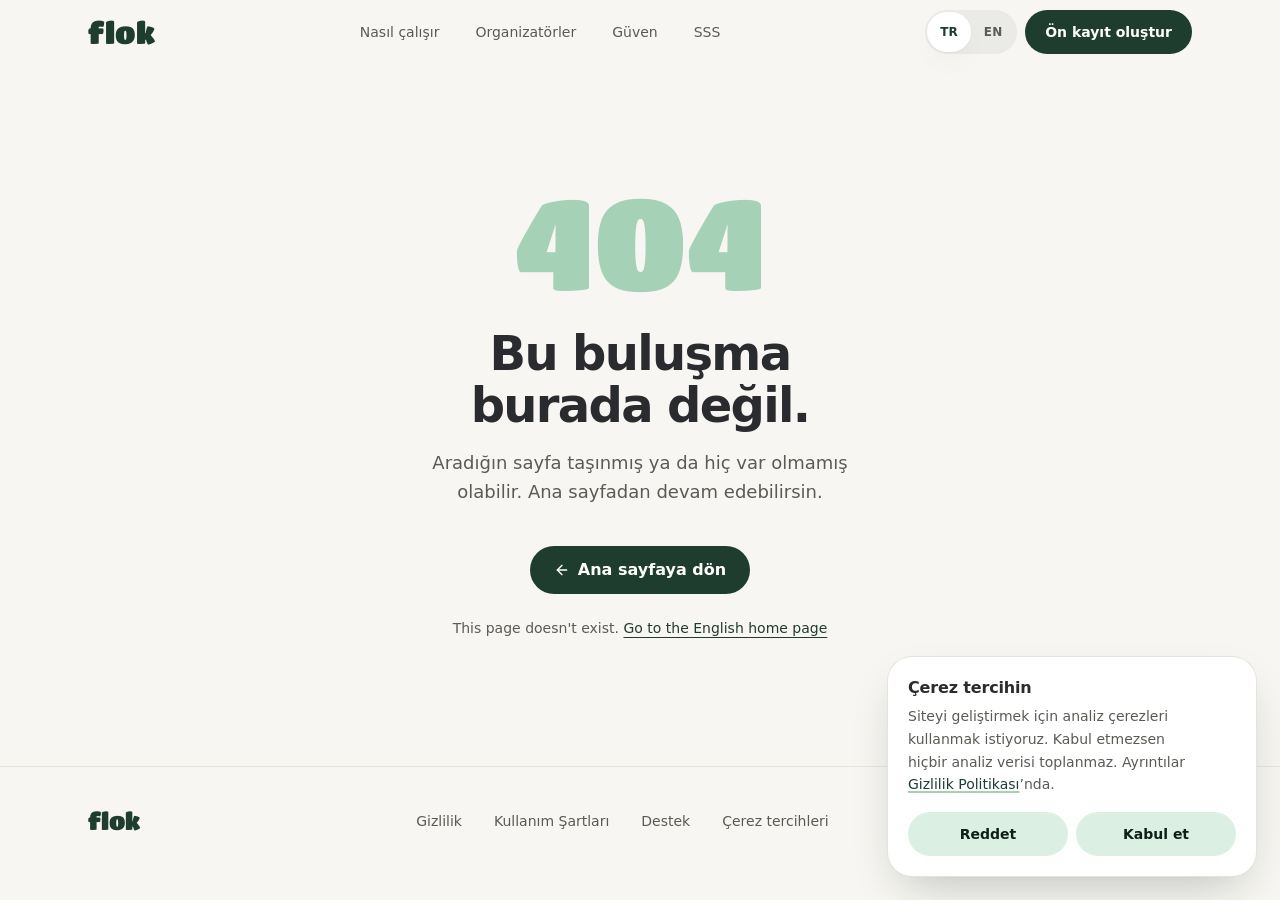
<file: 404/index.html>
<!DOCTYPE html><!--MoIAIzjfDyWXNCICXjpiz--><html lang="tr" class="__variable_50549f"><head><meta charSet="utf-8"/><meta name="viewport" content="width=device-width, initial-scale=1"/><link rel="preload" href="/_next/static/media/bf5c1c0baed5368c-s.p.ttf" as="font" crossorigin="" type="font/ttf"/><link rel="stylesheet" href="/_next/static/css/e920802fcc9d3d7d.css" data-precedence="next"/><link rel="preload" as="script" fetchPriority="low" href="/_next/static/chunks/webpack-2978e4bf24f45c64.js"/><script src="/_next/static/chunks/4bd1b696-c023c6e3521b1417.js" async=""></script><script src="/_next/static/chunks/255-09fb0d129bb12f51.js" async=""></script><script src="/_next/static/chunks/main-app-cf16a5efce6e337d.js" async=""></script><script src="/_next/static/chunks/367-c026583a213e7297.js" async=""></script><script src="/_next/static/chunks/14-3f31246df80dedd1.js" async=""></script><script src="/_next/static/chunks/335-5487a4f51c328cde.js" async=""></script><script src="/_next/static/chunks/359-7353ee7d87004ce8.js" async=""></script><script src="/_next/static/chunks/app/_not-found/page-3d57dfd6cb98fae6.js" async=""></script><meta name="robots" content="noindex"/><meta name="next-size-adjust" content=""/><meta name="theme-color" content="#f7f6f2"/><title>Sayfa bulunamadı · Flok</title><meta name="robots" content="noindex"/><link rel="icon" href="/favicon.ico" type="image/x-icon" sizes="16x16"/><link rel="icon" href="/icon.png?3fd3f044d276ce29" type="image/png" sizes="512x512"/><link rel="apple-touch-icon" href="/apple-icon.png?17398823839cbad2" type="image/png" sizes="180x180"/><noscript><style>[style*="opacity:0"]{opacity:1!important;filter:none!important;transform:none!important}</style></noscript><script src="/_next/static/chunks/polyfills-42372ed130431b0a.js" noModule=""></script></head><body><div hidden=""><!--$--><!--/$--></div><header class="sticky top-0 z-50 transition-[background-color,box-shadow,backdrop-filter] duration-300 bg-transparent"><div class="mx-auto flex h-16 max-w-6xl items-center justify-between gap-3 px-6"><a aria-label="Flok ana sayfa" class="font-logo text-3xl leading-none text-forest" href="/">flok</a><nav aria-label="Menü" class="hidden items-center gap-1 lg:flex"><a data-ph-event="cta_clicked" data-ph-props="{&quot;button&quot;:&quot;header_nav&quot;,&quot;section&quot;:&quot;header&quot;,&quot;target&quot;:&quot;how_it_works&quot;}" class="inline-flex min-h-11 items-center rounded-full px-4 text-sm font-medium text-mute transition-colors hover:bg-ink/5 hover:text-ink" href="/#nasil">Nasıl çalışır</a><a data-ph-event="cta_clicked" data-ph-props="{&quot;button&quot;:&quot;header_nav&quot;,&quot;section&quot;:&quot;header&quot;,&quot;target&quot;:&quot;organizers&quot;}" class="inline-flex min-h-11 items-center rounded-full px-4 text-sm font-medium text-mute transition-colors hover:bg-ink/5 hover:text-ink" href="/#organizatorler">Organizatörler</a><a data-ph-event="cta_clicked" data-ph-props="{&quot;button&quot;:&quot;header_nav&quot;,&quot;section&quot;:&quot;header&quot;,&quot;target&quot;:&quot;trust&quot;}" class="inline-flex min-h-11 items-center rounded-full px-4 text-sm font-medium text-mute transition-colors hover:bg-ink/5 hover:text-ink" href="/#guven">Güven</a><a data-ph-event="cta_clicked" data-ph-props="{&quot;button&quot;:&quot;header_nav&quot;,&quot;section&quot;:&quot;header&quot;,&quot;target&quot;:&quot;faq&quot;}" class="inline-flex min-h-11 items-center rounded-full px-4 text-sm font-medium text-mute transition-colors hover:bg-ink/5 hover:text-ink" href="/#sss">SSS</a></nav><div class="flex items-center gap-2"><nav aria-label="Dil" class="flex rounded-full bg-ink/5 p-0.5"><span lang="tr" aria-current="true" aria-label="Türkçe" class="grid min-h-10 min-w-11 place-items-center rounded-full px-2.5 font-display text-xs font-bold tracking-wide bg-surface text-forest shadow-soft">TR</span><a lang="en" hrefLang="en" data-ph-event="language_switched" data-ph-props="{&quot;from&quot;:&quot;tr&quot;,&quot;to&quot;:&quot;en&quot;}" aria-label="English" class="grid min-h-10 min-w-11 place-items-center rounded-full px-2.5 font-display text-xs font-bold tracking-wide text-mute transition-colors hover:text-ink" href="/en/">EN</a></nav><a data-ph-event="cta_clicked" data-ph-props="{&quot;button&quot;:&quot;header_waitlist&quot;,&quot;section&quot;:&quot;header&quot;,&quot;target&quot;:&quot;pre_register&quot;}" class="inline-flex min-h-11 items-center rounded-full bg-forest px-4 font-display text-sm font-semibold whitespace-nowrap text-white transition-[background-color,scale] duration-200 hover:bg-forest-deep active:scale-96 sm:px-5" href="/#on-kayit">Ön kayıt oluştur</a></div></div></header><main id="main" class="px-6 pt-20 pb-32 lg:pt-28"><div class="mx-auto flex max-w-xl flex-col items-center text-center"><p aria-hidden="true" class="font-logo text-[clamp(5rem,16vw,8rem)] leading-none text-mint">404</p><h1 class="mt-6 text-[clamp(2rem,4.4vw,3rem)] leading-[1.08] font-extrabold tracking-[-0.035em]">Bu buluşma burada değil.</h1><p class="mt-4 max-w-md text-lg leading-relaxed text-mute">Aradığın sayfa taşınmış ya da hiç var olmamış olabilir. Ana sayfadan devam edebilirsin.</p><a data-ph-event="cta_clicked" data-ph-props="{&quot;button&quot;:&quot;not_found_home&quot;,&quot;section&quot;:&quot;not_found&quot;}" class="group mt-10 inline-flex h-12 items-center gap-2 rounded-full bg-forest px-6 font-display font-semibold text-white transition-colors hover:bg-forest-deep" href="/"><svg xmlns="http://www.w3.org/2000/svg" width="24" height="24" viewBox="0 0 24 24" fill="none" stroke="currentColor" stroke-width="2" stroke-linecap="round" stroke-linejoin="round" class="lucide lucide-arrow-left size-4 transition-transform group-hover:-translate-x-0.5" aria-hidden="true"><path d="m12 19-7-7 7-7"></path><path d="M19 12H5"></path></svg>Ana sayfaya dön</a><p lang="en" class="mt-6 text-sm text-mute">This page doesn&#x27;t exist.<!-- --> <a class="font-medium text-forest underline underline-offset-4" href="/en/">Go to the English home page</a></p></div></main><footer class="border-t border-line"><div class="mx-auto flex max-w-6xl flex-col items-center gap-4 px-6 py-8 sm:flex-row sm:justify-between"><a aria-label="Flok ana sayfa" class="font-logo text-2xl leading-none text-forest" href="/">flok</a><nav aria-label="Yasal" class="flex flex-wrap justify-center gap-2"><a class="inline-flex min-h-11 items-center rounded-full px-3 text-sm text-mute transition-colors hover:text-ink" href="/gizlilik/">Gizlilik</a><a class="inline-flex min-h-11 items-center rounded-full px-3 text-sm text-mute transition-colors hover:text-ink" href="/kullanim-sartlari/">Kullanım Şartları</a><a class="inline-flex min-h-11 items-center rounded-full px-3 text-sm text-mute transition-colors hover:text-ink" href="/destek/">Destek</a><button type="button" class="inline-flex min-h-11 items-center rounded-full px-3 text-sm text-mute transition-colors hover:text-ink cursor-pointer">Çerez tercihleri</button></nav><p class="text-sm text-mute">© <!-- -->2026<!-- --> Flok</p></div></footer><!--$--><!--/$--><script src="/_next/static/chunks/webpack-2978e4bf24f45c64.js" id="_R_" async=""></script><script>(self.__next_f=self.__next_f||[]).push([0])</script><script>self.__next_f.push([1,"1:\"$Sreact.fragment\"\n2:I[9766,[],\"\"]\n3:I[8924,[],\"\"]\n4:I[2262,[\"367\",\"static/chunks/367-c026583a213e7297.js\",\"14\",\"static/chunks/14-3f31246df80dedd1.js\",\"335\",\"static/chunks/335-5487a4f51c328cde.js\",\"359\",\"static/chunks/359-7353ee7d87004ce8.js\",\"492\",\"static/chunks/app/_not-found/page-3d57dfd6cb98fae6.js\"],\"Analytics\"]\n5:I[5755,[\"367\",\"static/chunks/367-c026583a213e7297.js\",\"14\",\"static/chunks/14-3f31246df80dedd1.js\",\"335\",\"static/chunks/335-5487a4f51c328cde.js\",\"359\",\"static/chunks/359-7353ee7d87004ce8.js\",\"492\",\"static/chunks/app/_not-found/page-3d57dfd6cb98fae6.js\"],\"StickyHeader\"]\n6:I[2619,[\"367\",\"static/chunks/367-c026583a213e7297.js\",\"14\",\"static/chunks/14-3f31246df80dedd1.js\",\"335\",\"static/chunks/335-5487a4f51c328cde.js\",\"359\",\"static/chunks/359-7353ee7d87004ce8.js\",\"492\",\"static/chunks/app/_not-found/page-3d57dfd6cb98fae6.js\"],\"\"]\nc:I[7150,[],\"\"]\n:HL[\"/_next/static/media/bf5c1c0baed5368c-s.p.ttf\",\"font\",{\"crossOrigin\":\"\",\"type\":\"font/ttf\"}]\n:HL[\"/_next/static/css/e920802fcc9d3d7d.css\",\"style\"]\n"])</script><script>self.__next_f.push([1,"0:{\"P\":null,\"b\":\"MoIAIzjfDyWXNCICXjpiz\",\"p\":\"\",\"c\":[\"\",\"_not-found\",\"\"],\"i\":false,\"f\":[[[\"\",{\"children\":[\"/_not-found\",{\"children\":[\"__PAGE__\",{}]}]}],[\"\",[\"$\",\"$1\",\"c\",{\"children\":[null,[\"$\",\"$L2\",null,{\"parallelRouterKey\":\"children\",\"error\":\"$undefined\",\"errorStyles\":\"$undefined\",\"errorScripts\":\"$undefined\",\"template\":[\"$\",\"$L3\",null,{}],\"templateStyles\":\"$undefined\",\"templateScripts\":\"$undefined\",\"notFound\":\"$undefined\",\"forbidden\":\"$undefined\",\"unauthorized\":\"$undefined\"}]]}],{\"children\":[\"/_not-found\",[\"$\",\"$1\",\"c\",{\"children\":[null,[\"$\",\"$L2\",null,{\"parallelRouterKey\":\"children\",\"error\":\"$undefined\",\"errorStyles\":\"$undefined\",\"errorScripts\":\"$undefined\",\"template\":[\"$\",\"$L3\",null,{}],\"templateStyles\":\"$undefined\",\"templateScripts\":\"$undefined\",\"notFound\":\"$undefined\",\"forbidden\":\"$undefined\",\"unauthorized\":\"$undefined\"}]]}],{\"children\":[\"__PAGE__\",[\"$\",\"$1\",\"c\",{\"children\":[[\"$\",\"html\",null,{\"lang\":\"tr\",\"className\":\"__variable_50549f\",\"children\":[[\"$\",\"head\",null,{\"children\":[\"$\",\"noscript\",null,{\"children\":[\"$\",\"style\",null,{\"children\":\"[style*=\\\"opacity:0\\\"]{opacity:1!important;filter:none!important;transform:none!important}\"}]}]}],[\"$\",\"body\",null,{\"children\":[[\"$\",\"$L4\",null,{\"locale\":\"tr\",\"copy\":{\"title\":\"Çerez tercihin\",\"bodyBefore\":\"Siteyi geliştirmek için analiz çerezleri kullanmak istiyoruz. Kabul etmezsen hiçbir analiz verisi toplanmaz. Ayrıntılar \",\"link\":\"Gizlilik Politikası\",\"bodyAfter\":\"’nda.\",\"accept\":\"Kabul et\",\"decline\":\"Reddet\"},\"privacyHref\":\"/gizlilik/\",\"sections\":{\"top\":\"hero\",\"nasil\":\"how_it_works\",\"organizatorler\":\"organizers\",\"guven\":\"trust\",\"kategoriler\":\"categories\",\"etkinlik-gunu\":\"event_day\",\"anilar\":\"memories\",\"sss\":\"faq\",\"on-kayit\":\"pre_register\"}}],[[\"$\",\"$L5\",null,{\"children\":[\"$\",\"div\",null,{\"className\":\"mx-auto flex h-16 max-w-6xl items-center justify-between gap-3 px-6\",\"children\":[[\"$\",\"$L6\",null,{\"href\":\"/\",\"aria-label\":\"Flok ana sayfa\",\"className\":\"font-logo text-3xl leading-none text-forest\",\"children\":\"flok\"}],[\"$\",\"nav\",null,{\"aria-label\":\"Menü\",\"className\":\"hidden items-center gap-1 lg:flex\",\"children\":[[\"$\",\"$L6\",\"nasil\",{\"href\":\"/#nasil\",\"data-ph-event\":\"cta_clicked\",\"data-ph-props\":\"{\\\"button\\\":\\\"header_nav\\\",\\\"section\\\":\\\"header\\\",\\\"target\\\":\\\"how_it_works\\\"}\",\"className\":\"inline-flex min-h-11 items-center rounded-full px-4 text-sm font-medium text-mute transition-colors hover:bg-ink/5 hover:text-ink\",\"children\":\"Nasıl çalışır\"}],[\"$\",\"$L6\",\"organizatorler\",{\"href\":\"/#organizatorler\",\"data-ph-event\":\"cta_clicked\",\"data-ph-props\":\"{\\\"button\\\":\\\"header_nav\\\",\\\"section\\\":\\\"header\\\",\\\"target\\\":\\\"organizers\\\"}\",\"className\":\"inline-flex min-h-11 items-center rounded-full px-4 text-sm font-medium text-mute transition-colors hover:bg-ink/5 hover:text-ink\",\"children\":\"Organizatörler\"}],[\"$\",\"$L6\",\"guven\",{\"href\":\"/#guven\",\"data-ph-event\":\"cta_clicked\",\"data-ph-props\":\"{\\\"button\\\":\\\"header_nav\\\",\\\"section\\\":\\\"header\\\",\\\"target\\\":\\\"trust\\\"}\",\"className\":\"inline-flex min-h-11 items-center rounded-full px-4 text-sm font-medium text-mute transition-colors hover:bg-ink/5 hover:text-ink\",\"children\":\"Güven\"}],[\"$\",\"$L6\",\"sss\",{\"href\":\"/#sss\",\"data-ph-event\":\"cta_clicked\",\"data-ph-props\":\"{\\\"button\\\":\\\"header_nav\\\",\\\"section\\\":\\\"header\\\",\\\"target\\\":\\\"faq\\\"}\",\"className\":\"inline-flex min-h-11 items-center rounded-full px-4 text-sm font-medium text-mute transition-colors hover:bg-ink/5 hover:text-ink\",\"children\":\"SSS\"}]]}],[\"$\",\"div\",null,{\"className\":\"flex items-center gap-2\",\"children\":[[\"$\",\"nav\",null,{\"aria-label\":\"Dil\",\"className\":\"flex rounded-full bg-ink/5 p-0.5\",\"children\":[[\"$\",\"span\",\"tr\",{\"lang\":\"tr\",\"aria-current\":\"true\",\"aria-label\":\"Türkçe\",\"className\":\"grid min-h-10 min-w-11 place-items-center rounded-full px-2.5 font-display text-xs font-bold tracking-wide bg-surface text-forest shadow-soft\",\"children\":\"TR\"}],[\"$\",\"$L6\",\"en\",{\"href\":\"/en/\",\"lang\":\"en\",\"hrefLang\":\"en\",\"data-ph-event\":\"language_switched\",\"data-ph-props\":\"{\\\"from\\\":\\\"tr\\\",\\\"to\\\":\\\"en\\\"}\",\"aria-label\":\"English\",\"className\":\"grid min-h-10 min-w-11 place-items-center rounded-full px-2.5 font-display text-xs font-bold tracking-wide text-mute transition-colors hover:text-ink\",\"children\":\"EN\"}]]}],[\"$\",\"$L6\",null,{\"href\":\"/#on-kayit\",\"data-ph-event\":\"cta_clicked\",\"data-ph-props\":\"{\\\"button\\\":\\\"header_waitlist\\\",\\\"section\\\":\\\"header\\\",\\\"target\\\":\\\"pre_register\\\"}\",\"className\":\"inline-flex min-h-11 items-center rounded-full bg-forest px-4 font-display text-sm font-semibold whitespace-nowrap text-white transition-[background-color,scale] duration-200 hover:bg-forest-deep active:scale-96 sm:px-5\",\"children\":\"Ön kayıt oluştur\"}]]}]]}]}],\"$L7\",\"$L8\"]]}]]}],[\"$L9\"],\"$La\"]}],{},null,false]},null,false]},null,false],\"$Lb\",false]],\"m\":\"$undefined\",\"G\":[\"$c\",[]],\"s\":false,\"S\":true}\n"])</script><script>self.__next_f.push([1,"d:I[5954,[\"367\",\"static/chunks/367-c026583a213e7297.js\",\"14\",\"static/chunks/14-3f31246df80dedd1.js\",\"335\",\"static/chunks/335-5487a4f51c328cde.js\",\"359\",\"static/chunks/359-7353ee7d87004ce8.js\",\"492\",\"static/chunks/app/_not-found/page-3d57dfd6cb98fae6.js\"],\"ConsentPreferencesButton\"]\ne:I[4431,[],\"OutletBoundary\"]\n10:I[5278,[],\"AsyncMetadataOutlet\"]\n12:I[4431,[],\"ViewportBoundary\"]\n14:I[4431,[],\"MetadataBoundary\"]\n15:\"$Sreact.suspense\"\n"])</script><script>self.__next_f.push([1,"7:[\"$\",\"main\",null,{\"id\":\"main\",\"className\":\"px-6 pt-20 pb-32 lg:pt-28\",\"children\":[\"$\",\"div\",null,{\"className\":\"mx-auto flex max-w-xl flex-col items-center text-center\",\"children\":[[\"$\",\"p\",null,{\"aria-hidden\":\"true\",\"className\":\"font-logo text-[clamp(5rem,16vw,8rem)] leading-none text-mint\",\"children\":\"404\"}],[\"$\",\"h1\",null,{\"className\":\"mt-6 text-[clamp(2rem,4.4vw,3rem)] leading-[1.08] font-extrabold tracking-[-0.035em]\",\"children\":\"Bu buluşma burada değil.\"}],[\"$\",\"p\",null,{\"className\":\"mt-4 max-w-md text-lg leading-relaxed text-mute\",\"children\":\"Aradığın sayfa taşınmış ya da hiç var olmamış olabilir. Ana sayfadan devam edebilirsin.\"}],[\"$\",\"$L6\",null,{\"href\":\"/\",\"data-ph-event\":\"cta_clicked\",\"data-ph-props\":\"{\\\"button\\\":\\\"not_found_home\\\",\\\"section\\\":\\\"not_found\\\"}\",\"className\":\"group mt-10 inline-flex h-12 items-center gap-2 rounded-full bg-forest px-6 font-display font-semibold text-white transition-colors hover:bg-forest-deep\",\"children\":[[\"$\",\"svg\",null,{\"ref\":\"$undefined\",\"xmlns\":\"http://www.w3.org/2000/svg\",\"width\":24,\"height\":24,\"viewBox\":\"0 0 24 24\",\"fill\":\"none\",\"stroke\":\"currentColor\",\"strokeWidth\":2,\"strokeLinecap\":\"round\",\"strokeLinejoin\":\"round\",\"className\":\"lucide lucide-arrow-left size-4 transition-transform group-hover:-translate-x-0.5\",\"aria-hidden\":\"true\",\"children\":[[\"$\",\"path\",\"1l729n\",{\"d\":\"m12 19-7-7 7-7\"}],[\"$\",\"path\",\"x3x0zl\",{\"d\":\"M19 12H5\"}],\"$undefined\"]}],\"Ana sayfaya dön\"]}],[\"$\",\"p\",null,{\"lang\":\"en\",\"className\":\"mt-6 text-sm text-mute\",\"children\":[\"This page doesn't exist.\",\" \",[\"$\",\"$L6\",null,{\"href\":\"/en/\",\"className\":\"font-medium text-forest underline underline-offset-4\",\"children\":\"Go to the English home page\"}]]}]]}]}]\n"])</script><script>self.__next_f.push([1,"8:[\"$\",\"footer\",null,{\"className\":\"border-t border-line\",\"children\":[\"$\",\"div\",null,{\"className\":\"mx-auto flex max-w-6xl flex-col items-center gap-4 px-6 py-8 sm:flex-row sm:justify-between\",\"children\":[[\"$\",\"$L6\",null,{\"href\":\"/\",\"aria-label\":\"Flok ana sayfa\",\"className\":\"font-logo text-2xl leading-none text-forest\",\"children\":\"flok\"}],[\"$\",\"nav\",null,{\"aria-label\":\"Yasal\",\"className\":\"flex flex-wrap justify-center gap-2\",\"children\":[[[\"$\",\"$L6\",\"/gizlilik/\",{\"href\":\"/gizlilik/\",\"className\":\"inline-flex min-h-11 items-center rounded-full px-3 text-sm text-mute transition-colors hover:text-ink\",\"children\":\"Gizlilik\"}],[\"$\",\"$L6\",\"/kullanim-sartlari/\",{\"href\":\"/kullanim-sartlari/\",\"className\":\"inline-flex min-h-11 items-center rounded-full px-3 text-sm text-mute transition-colors hover:text-ink\",\"children\":\"Kullanım Şartları\"}],[\"$\",\"$L6\",\"/destek/\",{\"href\":\"/destek/\",\"className\":\"inline-flex min-h-11 items-center rounded-full px-3 text-sm text-mute transition-colors hover:text-ink\",\"children\":\"Destek\"}]],[\"$\",\"$Ld\",null,{\"label\":\"Çerez tercihleri\",\"className\":\"inline-flex min-h-11 items-center rounded-full px-3 text-sm text-mute transition-colors hover:text-ink cursor-pointer\"}]]}],[\"$\",\"p\",null,{\"className\":\"text-sm text-mute\",\"children\":[\"© \",2026,\" Flok\"]}]]}]}]\n"])</script><script>self.__next_f.push([1,"9:[\"$\",\"link\",\"0\",{\"rel\":\"stylesheet\",\"href\":\"/_next/static/css/e920802fcc9d3d7d.css\",\"precedence\":\"next\",\"crossOrigin\":\"$undefined\",\"nonce\":\"$undefined\"}]\na:[\"$\",\"$Le\",null,{\"children\":[\"$Lf\",[\"$\",\"$L10\",null,{\"promise\":\"$@11\"}]]}]\nb:[\"$\",\"$1\",\"h\",{\"children\":[[\"$\",\"meta\",null,{\"name\":\"robots\",\"content\":\"noindex\"}],[[\"$\",\"$L12\",null,{\"children\":\"$L13\"}],[\"$\",\"meta\",null,{\"name\":\"next-size-adjust\",\"content\":\"\"}]],[\"$\",\"$L14\",null,{\"children\":[\"$\",\"div\",null,{\"hidden\":true,\"children\":[\"$\",\"$15\",null,{\"fallback\":null,\"children\":\"$L16\"}]}]}]]}]\n"])</script><script>self.__next_f.push([1,"13:[[\"$\",\"meta\",\"0\",{\"charSet\":\"utf-8\"}],[\"$\",\"meta\",\"1\",{\"name\":\"viewport\",\"content\":\"width=device-width, initial-scale=1\"}],[\"$\",\"meta\",\"2\",{\"name\":\"theme-color\",\"content\":\"#f7f6f2\"}]]\nf:null\n"])</script><script>self.__next_f.push([1,"17:I[622,[],\"IconMark\"]\n11:{\"metadata\":[[\"$\",\"title\",\"0\",{\"children\":\"Sayfa bulunamadı · Flok\"}],[\"$\",\"meta\",\"1\",{\"name\":\"robots\",\"content\":\"noindex\"}],[\"$\",\"link\",\"2\",{\"rel\":\"icon\",\"href\":\"/favicon.ico\",\"type\":\"image/x-icon\",\"sizes\":\"16x16\"}],[\"$\",\"link\",\"3\",{\"rel\":\"icon\",\"href\":\"/icon.png?3fd3f044d276ce29\",\"type\":\"image/png\",\"sizes\":\"512x512\"}],[\"$\",\"link\",\"4\",{\"rel\":\"apple-touch-icon\",\"href\":\"/apple-icon.png?17398823839cbad2\",\"type\":\"image/png\",\"sizes\":\"180x180\"}],[\"$\",\"$L17\",\"5\",{}]],\"error\":null,\"digest\":\"$undefined\"}\n"])</script><script>self.__next_f.push([1,"16:\"$11:metadata\"\n"])</script></body></html>
</file>
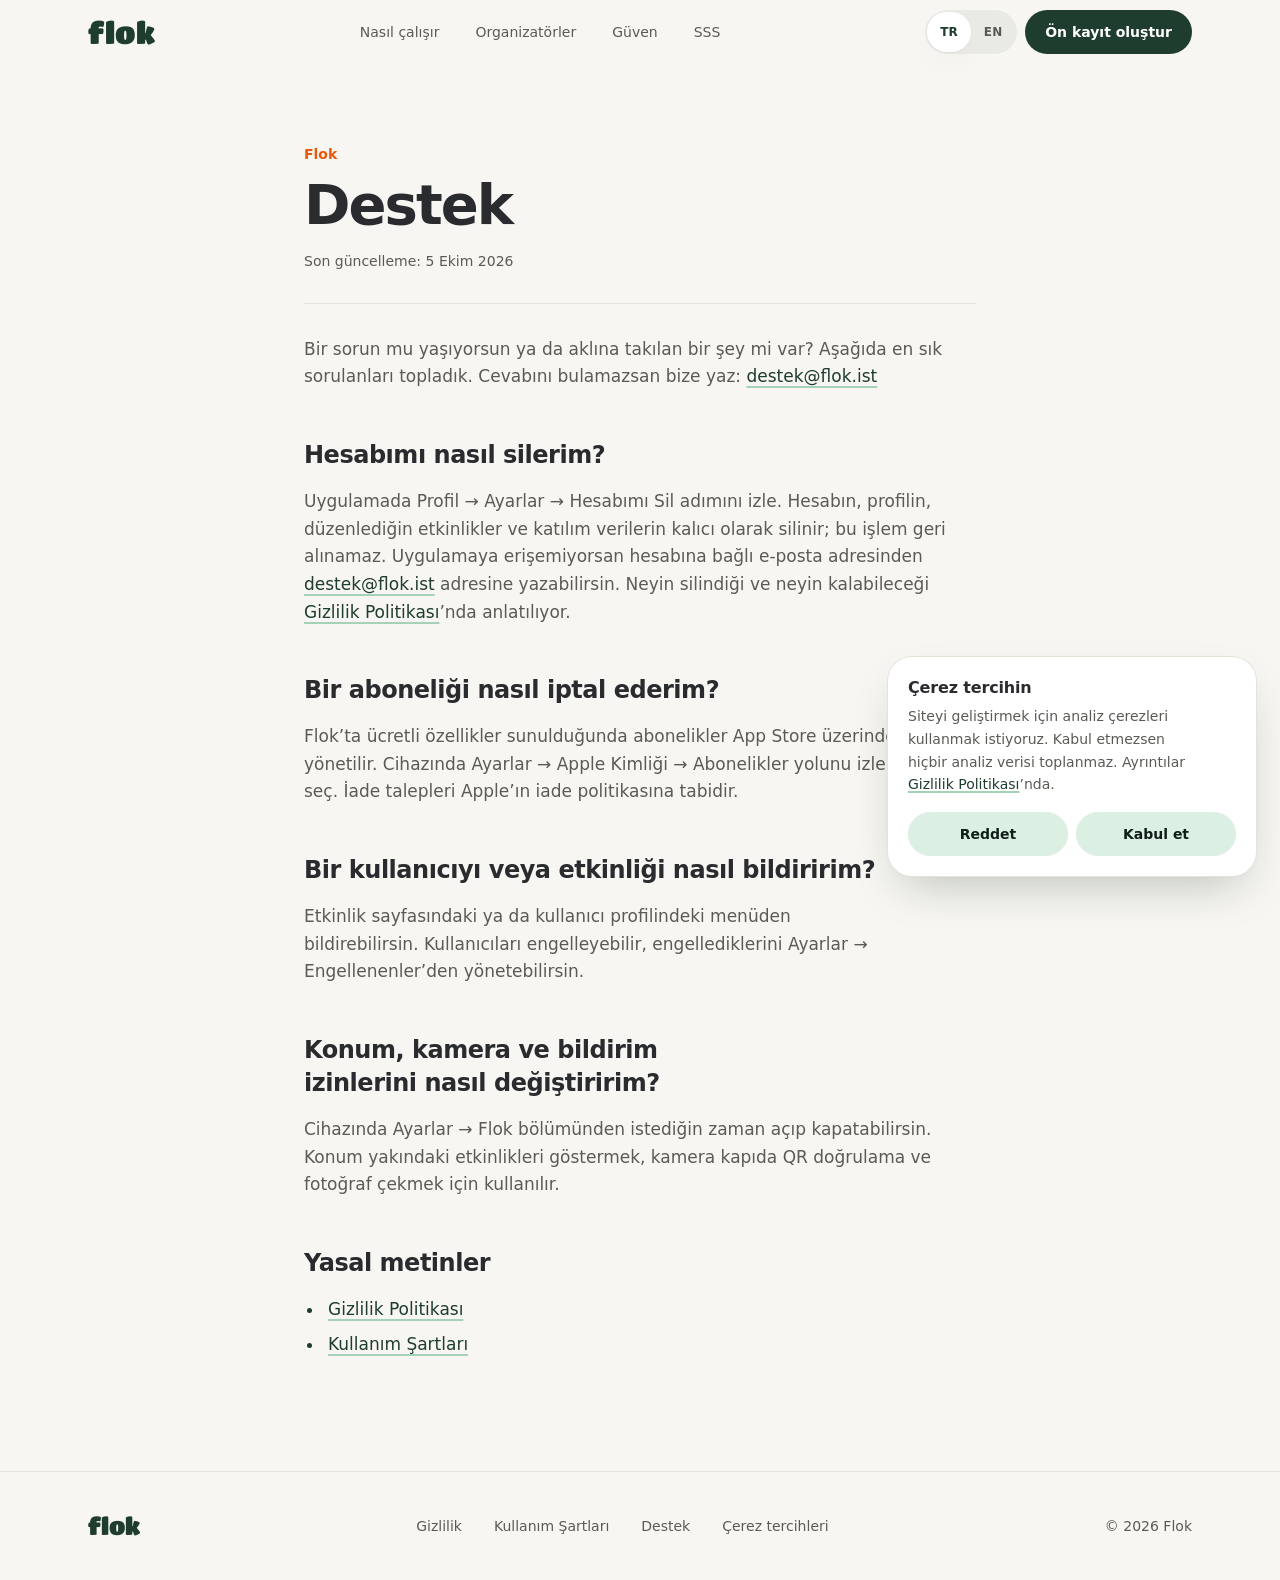
<file: destek/index.html>
<!DOCTYPE html><!--MoIAIzjfDyWXNCICXjpiz--><html lang="tr" class="__variable_50549f"><head><meta charSet="utf-8"/><meta name="viewport" content="width=device-width, initial-scale=1"/><link rel="preload" href="/_next/static/media/bf5c1c0baed5368c-s.p.ttf" as="font" crossorigin="" type="font/ttf"/><link rel="stylesheet" href="/_next/static/css/e920802fcc9d3d7d.css" data-precedence="next"/><link rel="preload" as="script" fetchPriority="low" href="/_next/static/chunks/webpack-2978e4bf24f45c64.js"/><script src="/_next/static/chunks/4bd1b696-c023c6e3521b1417.js" async=""></script><script src="/_next/static/chunks/255-09fb0d129bb12f51.js" async=""></script><script src="/_next/static/chunks/main-app-cf16a5efce6e337d.js" async=""></script><script src="/_next/static/chunks/367-c026583a213e7297.js" async=""></script><script src="/_next/static/chunks/335-5487a4f51c328cde.js" async=""></script><script src="/_next/static/chunks/app/(tr)/layout-aa4aa2809f067d75.js" async=""></script><script src="/_next/static/chunks/14-3f31246df80dedd1.js" async=""></script><script src="/_next/static/chunks/app/(tr)/destek/page-1c1e3175ead488b9.js" async=""></script><meta name="next-size-adjust" content=""/><meta name="theme-color" content="#f7f6f2"/><title>Destek · Flok</title><meta name="description" content="Flok hakkında sık sorulan sorular ve iletişim."/><link rel="canonical" href="https://flok.ist/destek/"/><link rel="alternate" hrefLang="tr" href="https://flok.ist/destek/"/><link rel="alternate" hrefLang="en" href="https://flok.ist/en/support/"/><link rel="alternate" hrefLang="x-default" href="https://flok.ist/destek/"/><meta property="og:title" content="Destek · Flok"/><meta property="og:description" content="Flok hakkında sık sorulan sorular ve iletişim."/><meta property="og:url" content="https://flok.ist/destek/"/><meta property="og:site_name" content="Flok"/><meta property="og:locale" content="tr_TR"/><meta property="og:image" content="https://flok.ist/images/og-home.jpg?v=3"/><meta property="og:image:width" content="1200"/><meta property="og:image:height" content="630"/><meta property="og:image:alt" content="Flok: İstanbul&#x27;daki küçük buluşmalar, tek uygulamada."/><meta property="og:locale:alternate" content="en_US"/><meta property="og:type" content="website"/><meta name="twitter:card" content="summary_large_image"/><meta name="twitter:title" content="Destek · Flok"/><meta name="twitter:description" content="Flok hakkında sık sorulan sorular ve iletişim."/><meta name="twitter:image" content="https://flok.ist/images/og-home.jpg?v=3"/><meta name="twitter:image:width" content="1200"/><meta name="twitter:image:height" content="630"/><meta name="twitter:image:alt" content="Flok: İstanbul&#x27;daki küçük buluşmalar, tek uygulamada."/><link rel="icon" href="/favicon.ico" type="image/x-icon" sizes="16x16"/><link rel="icon" href="/icon.png?3fd3f044d276ce29" type="image/png" sizes="512x512"/><link rel="apple-touch-icon" href="/apple-icon.png?17398823839cbad2" type="image/png" sizes="180x180"/><noscript><style>[style*="opacity:0"]{opacity:1!important;filter:none!important;transform:none!important}</style></noscript><script src="/_next/static/chunks/polyfills-42372ed130431b0a.js" noModule=""></script></head><body><div hidden=""><!--$--><!--/$--></div><header class="sticky top-0 z-50 transition-[background-color,box-shadow,backdrop-filter] duration-300 bg-transparent"><div class="mx-auto flex h-16 max-w-6xl items-center justify-between gap-3 px-6"><a aria-label="Flok ana sayfa" class="font-logo text-3xl leading-none text-forest" href="/">flok</a><nav aria-label="Menü" class="hidden items-center gap-1 lg:flex"><a data-ph-event="cta_clicked" data-ph-props="{&quot;button&quot;:&quot;header_nav&quot;,&quot;section&quot;:&quot;header&quot;,&quot;target&quot;:&quot;how_it_works&quot;}" class="inline-flex min-h-11 items-center rounded-full px-4 text-sm font-medium text-mute transition-colors hover:bg-ink/5 hover:text-ink" href="/#nasil">Nasıl çalışır</a><a data-ph-event="cta_clicked" data-ph-props="{&quot;button&quot;:&quot;header_nav&quot;,&quot;section&quot;:&quot;header&quot;,&quot;target&quot;:&quot;organizers&quot;}" class="inline-flex min-h-11 items-center rounded-full px-4 text-sm font-medium text-mute transition-colors hover:bg-ink/5 hover:text-ink" href="/#organizatorler">Organizatörler</a><a data-ph-event="cta_clicked" data-ph-props="{&quot;button&quot;:&quot;header_nav&quot;,&quot;section&quot;:&quot;header&quot;,&quot;target&quot;:&quot;trust&quot;}" class="inline-flex min-h-11 items-center rounded-full px-4 text-sm font-medium text-mute transition-colors hover:bg-ink/5 hover:text-ink" href="/#guven">Güven</a><a data-ph-event="cta_clicked" data-ph-props="{&quot;button&quot;:&quot;header_nav&quot;,&quot;section&quot;:&quot;header&quot;,&quot;target&quot;:&quot;faq&quot;}" class="inline-flex min-h-11 items-center rounded-full px-4 text-sm font-medium text-mute transition-colors hover:bg-ink/5 hover:text-ink" href="/#sss">SSS</a></nav><div class="flex items-center gap-2"><nav aria-label="Dil" class="flex rounded-full bg-ink/5 p-0.5"><span lang="tr" aria-current="true" aria-label="Türkçe" class="grid min-h-10 min-w-11 place-items-center rounded-full px-2.5 font-display text-xs font-bold tracking-wide bg-surface text-forest shadow-soft">TR</span><a lang="en" hrefLang="en" data-ph-event="language_switched" data-ph-props="{&quot;from&quot;:&quot;tr&quot;,&quot;to&quot;:&quot;en&quot;}" aria-label="English" class="grid min-h-10 min-w-11 place-items-center rounded-full px-2.5 font-display text-xs font-bold tracking-wide text-mute transition-colors hover:text-ink" href="/en/support/">EN</a></nav><a data-ph-event="cta_clicked" data-ph-props="{&quot;button&quot;:&quot;header_waitlist&quot;,&quot;section&quot;:&quot;header&quot;,&quot;target&quot;:&quot;pre_register&quot;}" class="inline-flex min-h-11 items-center rounded-full bg-forest px-4 font-display text-sm font-semibold whitespace-nowrap text-white transition-[background-color,scale] duration-200 hover:bg-forest-deep active:scale-96 sm:px-5" href="/#on-kayit">Ön kayıt oluştur</a></div></div></header><main id="main" class="px-6 pt-12 pb-24 lg:pt-20"><article class="mx-auto max-w-2xl"><header class="border-b border-line pb-8"><p class="font-display text-sm font-bold text-flame">Flok</p><h1 class="mt-3 text-[clamp(2.25rem,5vw,3.5rem)] leading-[1.05] font-extrabold tracking-[-0.035em]">Destek</h1><p class="mt-4 text-sm text-mute">Son güncelleme:<!-- --> <!-- -->5 Ekim 2026</p></header><div class="mt-8 text-[1.0625rem] leading-relaxed text-mute"><p class="my-4">Bir sorun mu yaşıyorsun ya da aklına takılan bir şey mi var? Aşağıda en sık sorulanları topladık. Cevabını bulamazsan bize yaz: <a href="mailto:destek@flok.ist" class="font-medium text-forest underline decoration-mint decoration-2 underline-offset-4 hover:decoration-forest">destek@flok.ist</a></p><h2 class="mt-12 mb-4 text-2xl leading-snug font-bold tracking-[-0.02em] first:mt-0">Hesabımı nasıl silerim?</h2><p class="my-4">Uygulamada Profil → Ayarlar → Hesabımı Sil adımını izle. Hesabın, profilin, düzenlediğin etkinlikler ve katılım verilerin kalıcı olarak silinir; bu işlem geri alınamaz. Uygulamaya erişemiyorsan hesabına bağlı e-posta adresinden <a href="mailto:destek@flok.ist" class="font-medium text-forest underline decoration-mint decoration-2 underline-offset-4 hover:decoration-forest">destek@flok.ist</a> adresine yazabilirsin. Neyin silindiği ve neyin kalabileceği <a class="font-medium text-forest underline decoration-mint decoration-2 underline-offset-4 hover:decoration-forest" href="/gizlilik/">Gizlilik Politikası</a>’nda anlatılıyor.</p><h2 class="mt-12 mb-4 text-2xl leading-snug font-bold tracking-[-0.02em] first:mt-0">Bir aboneliği nasıl iptal ederim?</h2><p class="my-4">Flok’ta ücretli özellikler sunulduğunda abonelikler App Store üzerinden yönetilir. Cihazında Ayarlar → Apple Kimliği → Abonelikler yolunu izle ve Flok’u seç. İade talepleri Apple’ın iade politikasına tabidir.</p><h2 class="mt-12 mb-4 text-2xl leading-snug font-bold tracking-[-0.02em] first:mt-0">Bir kullanıcıyı veya etkinliği nasıl bildiririm?</h2><p class="my-4">Etkinlik sayfasındaki ya da kullanıcı profilindeki menüden bildirebilirsin. Kullanıcıları engelleyebilir, engellediklerini Ayarlar → Engellenenler’den yönetebilirsin.</p><h2 class="mt-12 mb-4 text-2xl leading-snug font-bold tracking-[-0.02em] first:mt-0">Konum, kamera ve bildirim izinlerini nasıl değiştiririm?</h2><p class="my-4">Cihazında Ayarlar → Flok bölümünden istediğin zaman açıp kapatabilirsin. Konum yakındaki etkinlikleri göstermek, kamera kapıda QR doğrulama ve fotoğraf çekmek için kullanılır.</p><h2 class="mt-12 mb-4 text-2xl leading-snug font-bold tracking-[-0.02em] first:mt-0">Yasal metinler</h2><ul class="my-4 grid gap-2 pl-5 marker:text-forest [list-style:disc]"><li class="pl-1"><a class="font-medium text-forest underline decoration-mint decoration-2 underline-offset-4 hover:decoration-forest" href="/gizlilik/">Gizlilik Politikası</a></li><li class="pl-1"><a class="font-medium text-forest underline decoration-mint decoration-2 underline-offset-4 hover:decoration-forest" href="/kullanim-sartlari/">Kullanım Şartları</a></li></ul></div></article></main><footer class="border-t border-line"><div class="mx-auto flex max-w-6xl flex-col items-center gap-4 px-6 py-8 sm:flex-row sm:justify-between"><a aria-label="Flok ana sayfa" class="font-logo text-2xl leading-none text-forest" href="/">flok</a><nav aria-label="Yasal" class="flex flex-wrap justify-center gap-2"><a class="inline-flex min-h-11 items-center rounded-full px-3 text-sm text-mute transition-colors hover:text-ink" href="/gizlilik/">Gizlilik</a><a class="inline-flex min-h-11 items-center rounded-full px-3 text-sm text-mute transition-colors hover:text-ink" href="/kullanim-sartlari/">Kullanım Şartları</a><a class="inline-flex min-h-11 items-center rounded-full px-3 text-sm text-mute transition-colors hover:text-ink" href="/destek/">Destek</a><button type="button" class="inline-flex min-h-11 items-center rounded-full px-3 text-sm text-mute transition-colors hover:text-ink cursor-pointer">Çerez tercihleri</button></nav><p class="text-sm text-mute">© <!-- -->2026<!-- --> Flok</p></div></footer><!--$--><!--/$--><script src="/_next/static/chunks/webpack-2978e4bf24f45c64.js" id="_R_" async=""></script><script>(self.__next_f=self.__next_f||[]).push([0])</script><script>self.__next_f.push([1,"1:\"$Sreact.fragment\"\n2:I[9766,[],\"\"]\n3:I[8924,[],\"\"]\n4:I[2262,[\"367\",\"static/chunks/367-c026583a213e7297.js\",\"335\",\"static/chunks/335-5487a4f51c328cde.js\",\"697\",\"static/chunks/app/(tr)/layout-aa4aa2809f067d75.js\"],\"Analytics\"]\n6:I[4431,[],\"OutletBoundary\"]\n8:I[5278,[],\"AsyncMetadataOutlet\"]\na:I[4431,[],\"ViewportBoundary\"]\nc:I[4431,[],\"MetadataBoundary\"]\nd:\"$Sreact.suspense\"\nf:I[7150,[],\"\"]\n:HL[\"/_next/static/media/bf5c1c0baed5368c-s.p.ttf\",\"font\",{\"crossOrigin\":\"\",\"type\":\"font/ttf\"}]\n:HL[\"/_next/static/css/e920802fcc9d3d7d.css\",\"style\"]\n"])</script><script>self.__next_f.push([1,"0:{\"P\":null,\"b\":\"MoIAIzjfDyWXNCICXjpiz\",\"p\":\"\",\"c\":[\"\",\"destek\",\"\"],\"i\":false,\"f\":[[[\"\",{\"children\":[\"(tr)\",{\"children\":[\"destek\",{\"children\":[\"__PAGE__\",{}]}]},\"$undefined\",\"$undefined\",true]}],[\"\",[\"$\",\"$1\",\"c\",{\"children\":[null,[\"$\",\"$L2\",null,{\"parallelRouterKey\":\"children\",\"error\":\"$undefined\",\"errorStyles\":\"$undefined\",\"errorScripts\":\"$undefined\",\"template\":[\"$\",\"$L3\",null,{}],\"templateStyles\":\"$undefined\",\"templateScripts\":\"$undefined\",\"notFound\":[[[\"$\",\"title\",null,{\"children\":\"404: This page could not be found.\"}],[\"$\",\"div\",null,{\"style\":{\"fontFamily\":\"system-ui,\\\"Segoe UI\\\",Roboto,Helvetica,Arial,sans-serif,\\\"Apple Color Emoji\\\",\\\"Segoe UI Emoji\\\"\",\"height\":\"100vh\",\"textAlign\":\"center\",\"display\":\"flex\",\"flexDirection\":\"column\",\"alignItems\":\"center\",\"justifyContent\":\"center\"},\"children\":[\"$\",\"div\",null,{\"children\":[[\"$\",\"style\",null,{\"dangerouslySetInnerHTML\":{\"__html\":\"body{color:#000;background:#fff;margin:0}.next-error-h1{border-right:1px solid rgba(0,0,0,.3)}@media (prefers-color-scheme:dark){body{color:#fff;background:#000}.next-error-h1{border-right:1px solid rgba(255,255,255,.3)}}\"}}],[\"$\",\"h1\",null,{\"className\":\"next-error-h1\",\"style\":{\"display\":\"inline-block\",\"margin\":\"0 20px 0 0\",\"padding\":\"0 23px 0 0\",\"fontSize\":24,\"fontWeight\":500,\"verticalAlign\":\"top\",\"lineHeight\":\"49px\"},\"children\":404}],[\"$\",\"div\",null,{\"style\":{\"display\":\"inline-block\"},\"children\":[\"$\",\"h2\",null,{\"style\":{\"fontSize\":14,\"fontWeight\":400,\"lineHeight\":\"49px\",\"margin\":0},\"children\":\"This page could not be found.\"}]}]]}]}]],[]],\"forbidden\":\"$undefined\",\"unauthorized\":\"$undefined\"}]]}],{\"children\":[\"(tr)\",[\"$\",\"$1\",\"c\",{\"children\":[[[\"$\",\"link\",\"0\",{\"rel\":\"stylesheet\",\"href\":\"/_next/static/css/e920802fcc9d3d7d.css\",\"precedence\":\"next\",\"crossOrigin\":\"$undefined\",\"nonce\":\"$undefined\"}]],[\"$\",\"html\",null,{\"lang\":\"tr\",\"className\":\"__variable_50549f\",\"children\":[[\"$\",\"head\",null,{\"children\":[\"$\",\"noscript\",null,{\"children\":[\"$\",\"style\",null,{\"children\":\"[style*=\\\"opacity:0\\\"]{opacity:1!important;filter:none!important;transform:none!important}\"}]}]}],[\"$\",\"body\",null,{\"children\":[[\"$\",\"$L4\",null,{\"locale\":\"tr\",\"copy\":{\"title\":\"Çerez tercihin\",\"bodyBefore\":\"Siteyi geliştirmek için analiz çerezleri kullanmak istiyoruz. Kabul etmezsen hiçbir analiz verisi toplanmaz. Ayrıntılar \",\"link\":\"Gizlilik Politikası\",\"bodyAfter\":\"’nda.\",\"accept\":\"Kabul et\",\"decline\":\"Reddet\"},\"privacyHref\":\"/gizlilik/\",\"sections\":{\"top\":\"hero\",\"nasil\":\"how_it_works\",\"organizatorler\":\"organizers\",\"guven\":\"trust\",\"kategoriler\":\"categories\",\"etkinlik-gunu\":\"event_day\",\"anilar\":\"memories\",\"sss\":\"faq\",\"on-kayit\":\"pre_register\"}}],[\"$\",\"$L2\",null,{\"parallelRouterKey\":\"children\",\"error\":\"$undefined\",\"errorStyles\":\"$undefined\",\"errorScripts\":\"$undefined\",\"template\":[\"$\",\"$L3\",null,{}],\"templateStyles\":\"$undefined\",\"templateScripts\":\"$undefined\",\"notFound\":[[[\"$\",\"title\",null,{\"children\":\"404: This page could not be found.\"}],[\"$\",\"div\",null,{\"style\":\"$0:f:0:1:1:props:children:1:props:notFound:0:1:props:style\",\"children\":[\"$\",\"div\",null,{\"children\":[[\"$\",\"style\",null,{\"dangerouslySetInnerHTML\":{\"__html\":\"body{color:#000;background:#fff;margin:0}.next-error-h1{border-right:1px solid rgba(0,0,0,.3)}@media (prefers-color-scheme:dark){body{color:#fff;background:#000}.next-error-h1{border-right:1px solid rgba(255,255,255,.3)}}\"}}],[\"$\",\"h1\",null,{\"className\":\"next-error-h1\",\"style\":\"$0:f:0:1:1:props:children:1:props:notFound:0:1:props:children:props:children:1:props:style\",\"children\":404}],[\"$\",\"div\",null,{\"style\":\"$0:f:0:1:1:props:children:1:props:notFound:0:1:props:children:props:children:2:props:style\",\"children\":[\"$\",\"h2\",null,{\"style\":\"$0:f:0:1:1:props:children:1:props:notFound:0:1:props:children:props:children:2:props:children:props:style\",\"children\":\"This page could not be found.\"}]}]]}]}]],[]],\"forbidden\":\"$undefined\",\"unauthorized\":\"$undefined\"}]]}]]}]]}],{\"children\":[\"destek\",[\"$\",\"$1\",\"c\",{\"children\":[null,[\"$\",\"$L2\",null,{\"parallelRouterKey\":\"children\",\"error\":\"$undefined\",\"errorStyles\":\"$undefined\",\"errorScripts\":\"$undefined\",\"template\":[\"$\",\"$L3\",null,{}],\"templateStyles\":\"$undefined\",\"templateScripts\":\"$undefined\",\"notFound\":\"$undefined\",\"forbidden\":\"$undefined\",\"unauthorized\":\"$undefined\"}]]}],{\"children\":[\"__PAGE__\",[\"$\",\"$1\",\"c\",{\"children\":[\"$L5\",null,[\"$\",\"$L6\",null,{\"children\":[\"$L7\",[\"$\",\"$L8\",null,{\"promise\":\"$@9\"}]]}]]}],{},null,false]},null,false]},null,false]},null,false],[\"$\",\"$1\",\"h\",{\"children\":[null,[[\"$\",\"$La\",null,{\"children\":\"$Lb\"}],[\"$\",\"meta\",null,{\"name\":\"next-size-adjust\",\"content\":\"\"}]],[\"$\",\"$Lc\",null,{\"children\":[\"$\",\"div\",null,{\"hidden\":true,\"children\":[\"$\",\"$d\",null,{\"fallback\":null,\"children\":\"$Le\"}]}]}]]}],false]],\"m\":\"$undefined\",\"G\":[\"$f\",[]],\"s\":false,\"S\":true}\n"])</script><script>self.__next_f.push([1,"b:[[\"$\",\"meta\",\"0\",{\"charSet\":\"utf-8\"}],[\"$\",\"meta\",\"1\",{\"name\":\"viewport\",\"content\":\"width=device-width, initial-scale=1\"}],[\"$\",\"meta\",\"2\",{\"name\":\"theme-color\",\"content\":\"#f7f6f2\"}]]\n7:null\n"])</script><script>self.__next_f.push([1,"10:I[622,[],\"IconMark\"]\n"])</script><script>self.__next_f.push([1,"9:{\"metadata\":[[\"$\",\"title\",\"0\",{\"children\":\"Destek · Flok\"}],[\"$\",\"meta\",\"1\",{\"name\":\"description\",\"content\":\"Flok hakkında sık sorulan sorular ve iletişim.\"}],[\"$\",\"link\",\"2\",{\"rel\":\"canonical\",\"href\":\"https://flok.ist/destek/\"}],[\"$\",\"link\",\"3\",{\"rel\":\"alternate\",\"hrefLang\":\"tr\",\"href\":\"https://flok.ist/destek/\"}],[\"$\",\"link\",\"4\",{\"rel\":\"alternate\",\"hrefLang\":\"en\",\"href\":\"https://flok.ist/en/support/\"}],[\"$\",\"link\",\"5\",{\"rel\":\"alternate\",\"hrefLang\":\"x-default\",\"href\":\"https://flok.ist/destek/\"}],[\"$\",\"meta\",\"6\",{\"property\":\"og:title\",\"content\":\"Destek · Flok\"}],[\"$\",\"meta\",\"7\",{\"property\":\"og:description\",\"content\":\"Flok hakkında sık sorulan sorular ve iletişim.\"}],[\"$\",\"meta\",\"8\",{\"property\":\"og:url\",\"content\":\"https://flok.ist/destek/\"}],[\"$\",\"meta\",\"9\",{\"property\":\"og:site_name\",\"content\":\"Flok\"}],[\"$\",\"meta\",\"10\",{\"property\":\"og:locale\",\"content\":\"tr_TR\"}],[\"$\",\"meta\",\"11\",{\"property\":\"og:image\",\"content\":\"https://flok.ist/images/og-home.jpg?v=3\"}],[\"$\",\"meta\",\"12\",{\"property\":\"og:image:width\",\"content\":\"1200\"}],[\"$\",\"meta\",\"13\",{\"property\":\"og:image:height\",\"content\":\"630\"}],[\"$\",\"meta\",\"14\",{\"property\":\"og:image:alt\",\"content\":\"Flok: İstanbul'daki küçük buluşmalar, tek uygulamada.\"}],[\"$\",\"meta\",\"15\",{\"property\":\"og:locale:alternate\",\"content\":\"en_US\"}],[\"$\",\"meta\",\"16\",{\"property\":\"og:type\",\"content\":\"website\"}],[\"$\",\"meta\",\"17\",{\"name\":\"twitter:card\",\"content\":\"summary_large_image\"}],[\"$\",\"meta\",\"18\",{\"name\":\"twitter:title\",\"content\":\"Destek · Flok\"}],[\"$\",\"meta\",\"19\",{\"name\":\"twitter:description\",\"content\":\"Flok hakkında sık sorulan sorular ve iletişim.\"}],[\"$\",\"meta\",\"20\",{\"name\":\"twitter:image\",\"content\":\"https://flok.ist/images/og-home.jpg?v=3\"}],[\"$\",\"meta\",\"21\",{\"name\":\"twitter:image:width\",\"content\":\"1200\"}],[\"$\",\"meta\",\"22\",{\"name\":\"twitter:image:height\",\"content\":\"630\"}],[\"$\",\"meta\",\"23\",{\"name\":\"twitter:image:alt\",\"content\":\"Flok: İstanbul'daki küçük buluşmalar, tek uygulamada.\"}],[\"$\",\"link\",\"24\",{\"rel\":\"icon\",\"href\":\"/favicon.ico\",\"type\":\"image/x-icon\",\"sizes\":\"16x16\"}],[\"$\",\"link\",\"25\",{\"rel\":\"icon\",\"href\":\"/icon.png?3fd3f044d276ce29\",\"type\":\"image/png\",\"sizes\":\"512x512\"}],[\"$\",\"link\",\"26\",{\"rel\":\"apple-touch-icon\",\"href\":\"/apple-icon.png?17398823839cbad2\",\"type\":\"image/png\",\"sizes\":\"180x180\"}],[\"$\",\"$L10\",\"27\",{}]],\"error\":null,\"digest\":\"$undefined\"}\n"])</script><script>self.__next_f.push([1,"e:\"$9:metadata\"\n"])</script><script>self.__next_f.push([1,"11:I[5755,[\"367\",\"static/chunks/367-c026583a213e7297.js\",\"14\",\"static/chunks/14-3f31246df80dedd1.js\",\"607\",\"static/chunks/app/(tr)/destek/page-1c1e3175ead488b9.js\"],\"StickyHeader\"]\n12:I[2619,[\"367\",\"static/chunks/367-c026583a213e7297.js\",\"14\",\"static/chunks/14-3f31246df80dedd1.js\",\"607\",\"static/chunks/app/(tr)/destek/page-1c1e3175ead488b9.js\"],\"\"]\n"])</script><script>self.__next_f.push([1,"5:[[\"$\",\"$L11\",null,{\"children\":[\"$\",\"div\",null,{\"className\":\"mx-auto flex h-16 max-w-6xl items-center justify-between gap-3 px-6\",\"children\":[[\"$\",\"$L12\",null,{\"href\":\"/\",\"aria-label\":\"Flok ana sayfa\",\"className\":\"font-logo text-3xl leading-none text-forest\",\"children\":\"flok\"}],[\"$\",\"nav\",null,{\"aria-label\":\"Menü\",\"className\":\"hidden items-center gap-1 lg:flex\",\"children\":[[\"$\",\"$L12\",\"nasil\",{\"href\":\"/#nasil\",\"data-ph-event\":\"cta_clicked\",\"data-ph-props\":\"{\\\"button\\\":\\\"header_nav\\\",\\\"section\\\":\\\"header\\\",\\\"target\\\":\\\"how_it_works\\\"}\",\"className\":\"inline-flex min-h-11 items-center rounded-full px-4 text-sm font-medium text-mute transition-colors hover:bg-ink/5 hover:text-ink\",\"children\":\"Nasıl çalışır\"}],[\"$\",\"$L12\",\"organizatorler\",{\"href\":\"/#organizatorler\",\"data-ph-event\":\"cta_clicked\",\"data-ph-props\":\"{\\\"button\\\":\\\"header_nav\\\",\\\"section\\\":\\\"header\\\",\\\"target\\\":\\\"organizers\\\"}\",\"className\":\"inline-flex min-h-11 items-center rounded-full px-4 text-sm font-medium text-mute transition-colors hover:bg-ink/5 hover:text-ink\",\"children\":\"Organizatörler\"}],[\"$\",\"$L12\",\"guven\",{\"href\":\"/#guven\",\"data-ph-event\":\"cta_clicked\",\"data-ph-props\":\"{\\\"button\\\":\\\"header_nav\\\",\\\"section\\\":\\\"header\\\",\\\"target\\\":\\\"trust\\\"}\",\"className\":\"inline-flex min-h-11 items-center rounded-full px-4 text-sm font-medium text-mute transition-colors hover:bg-ink/5 hover:text-ink\",\"children\":\"Güven\"}],[\"$\",\"$L12\",\"sss\",{\"href\":\"/#sss\",\"data-ph-event\":\"cta_clicked\",\"data-ph-props\":\"{\\\"button\\\":\\\"header_nav\\\",\\\"section\\\":\\\"header\\\",\\\"target\\\":\\\"faq\\\"}\",\"className\":\"inline-flex min-h-11 items-center rounded-full px-4 text-sm font-medium text-mute transition-colors hover:bg-ink/5 hover:text-ink\",\"children\":\"SSS\"}]]}],[\"$\",\"div\",null,{\"className\":\"flex items-center gap-2\",\"children\":[[\"$\",\"nav\",null,{\"aria-label\":\"Dil\",\"className\":\"flex rounded-full bg-ink/5 p-0.5\",\"children\":[[\"$\",\"span\",\"tr\",{\"lang\":\"tr\",\"aria-current\":\"true\",\"aria-label\":\"Türkçe\",\"className\":\"grid min-h-10 min-w-11 place-items-center rounded-full px-2.5 font-display text-xs font-bold tracking-wide bg-surface text-forest shadow-soft\",\"children\":\"TR\"}],[\"$\",\"$L12\",\"en\",{\"href\":\"/en/support/\",\"lang\":\"en\",\"hrefLang\":\"en\",\"data-ph-event\":\"language_switched\",\"data-ph-props\":\"{\\\"from\\\":\\\"tr\\\",\\\"to\\\":\\\"en\\\"}\",\"aria-label\":\"English\",\"className\":\"grid min-h-10 min-w-11 place-items-center rounded-full px-2.5 font-display text-xs font-bold tracking-wide text-mute transition-colors hover:text-ink\",\"children\":\"EN\"}]]}],[\"$\",\"$L12\",null,{\"href\":\"/#on-kayit\",\"data-ph-event\":\"cta_clicked\",\"data-ph-props\":\"{\\\"button\\\":\\\"header_waitlist\\\",\\\"section\\\":\\\"header\\\",\\\"target\\\":\\\"pre_register\\\"}\",\"className\":\"inline-flex min-h-11 items-center rounded-full bg-forest px-4 font-display text-sm font-semibold whitespace-nowrap text-white transition-[background-color,scale] duration-200 hover:bg-forest-deep active:scale-96 sm:px-5\",\"children\":\"Ön kayıt oluştur\"}]]}]]}]}],[\"$\",\"main\",null,{\"id\":\"main\",\"className\":\"px-6 pt-12 pb-24 lg:pt-20\",\"children\":[\"$\",\"article\",null,{\"className\":\"mx-auto max-w-2xl\",\"children\":[[\"$\",\"header\",null,{\"className\":\"border-b border-line pb-8\",\"children\":[[\"$\",\"p\",null,{\"className\":\"font-display text-sm font-bold text-flame\",\"children\":\"Flok\"}],[\"$\",\"h1\",null,{\"className\":\"mt-3 text-[clamp(2.25rem,5vw,3.5rem)] leading-[1.05] font-extrabold tracking-[-0.035em]\",\"children\":\"Destek\"}],[\"$\",\"p\",null,{\"className\":\"mt-4 text-sm text-mute\",\"children\":[\"Son güncelleme:\",\" \",\"5 Ekim 2026\"]}]]}],[\"$\",\"div\",null,{\"className\":\"mt-8 text-[1.0625rem] leading-relaxed text-mute\",\"children\":[[\"$\",\"p\",\"0\",{\"className\":\"my-4\",\"children\":[\"Bir sorun mu yaşıyorsun ya da aklına takılan bir şey mi var? Aşağıda en sık sorulanları topladık. Cevabını bulamazsan bize yaz: \",[\"$\",\"a\",\"128\",{\"href\":\"mailto:destek@flok.ist\",\"className\":\"font-medium text-forest underline decoration-mint decoration-2 underline-offset-4 hover:decoration-forest\",\"children\":\"destek@flok.ist\"}]]}],[\"$\",\"h2\",\"1\",{\"className\":\"mt-12 mb-4 text-2xl leading-snug font-bold tracking-[-0.02em] first:mt-0\",\"children\":\"Hesabımı nasıl silerim?\"}],\"$L13\",\"$L14\",\"$L15\",\"$L16\",\"$L17\",\"$L18\",\"$L19\",\"$L1a\",\"$L1b\"]}]]}]}],\"$L1c\"]\n"])</script><script>self.__next_f.push([1,"1d:I[5954,[\"367\",\"static/chunks/367-c026583a213e7297.js\",\"14\",\"static/chunks/14-3f31246df80dedd1.js\",\"607\",\"static/chunks/app/(tr)/destek/page-1c1e3175ead488b9.js\"],\"ConsentPreferencesButton\"]\n"])</script><script>self.__next_f.push([1,"13:[\"$\",\"p\",\"2\",{\"className\":\"my-4\",\"children\":[\"Uygulamada Profil → Ayarlar → Hesabımı Sil adımını izle. Hesabın, profilin, düzenlediğin etkinlikler ve katılım verilerin kalıcı olarak silinir; bu işlem geri alınamaz. Uygulamaya erişemiyorsan hesabına bağlı e-posta adresinden \",[\"$\",\"a\",\"228\",{\"href\":\"mailto:destek@flok.ist\",\"className\":\"font-medium text-forest underline decoration-mint decoration-2 underline-offset-4 hover:decoration-forest\",\"children\":\"destek@flok.ist\"}],\" adresine yazabilirsin. Neyin silindiği ve neyin kalabileceği \",[\"$\",\"$L12\",\"331\",{\"href\":\"/gizlilik/\",\"className\":\"font-medium text-forest underline decoration-mint decoration-2 underline-offset-4 hover:decoration-forest\",\"children\":\"Gizlilik Politikası\"}],\"’nda anlatılıyor.\"]}]\n"])</script><script>self.__next_f.push([1,"14:[\"$\",\"h2\",\"3\",{\"className\":\"mt-12 mb-4 text-2xl leading-snug font-bold tracking-[-0.02em] first:mt-0\",\"children\":\"Bir aboneliği nasıl iptal ederim?\"}]\n15:[\"$\",\"p\",\"4\",{\"className\":\"my-4\",\"children\":[\"Flok’ta ücretli özellikler sunulduğunda abonelikler App Store üzerinden yönetilir. Cihazında Ayarlar → Apple Kimliği → Abonelikler yolunu izle ve Flok’u seç. İade talepleri Apple’ın iade politikasına tabidir.\"]}]\n16:[\"$\",\"h2\",\"5\",{\"className\":\"mt-12 mb-4 text-2xl leading-snug font-bold tracking-[-0.02em] first:mt-0\",\"children\":\"Bir kullanıcıyı veya etkinliği nasıl bildiririm?\"}]\n17:[\"$\",\"p\",\"6\",{\"className\":\"my-4\",\"children\":[\"Etkinlik sayfasındaki ya da kullanıcı profilindeki menüden bildirebilirsin. Kullanıcıları engelleyebilir, engellediklerini Ayarlar → Engellenenler’den yönetebilirsin.\"]}]\n18:[\"$\",\"h2\",\"7\",{\"className\":\"mt-12 mb-4 text-2xl leading-snug font-bold tracking-[-0.02em] first:mt-0\",\"children\":\"Konum, kamera ve bildirim izinlerini nasıl değiştiririm?\"}]\n19:[\"$\",\"p\",\"8\",{\"className\":\"my-4\",\"children\":[\"Cihazında Ayarlar → Flok bölümünden istediğin zaman açıp kapatabilirsin. Konum yakındaki etkinlikleri göstermek, kamera kapıda QR doğrulama ve fotoğraf çekmek için kullanılır.\"]}]\n1a:[\"$\",\"h2\",\"9\",{\"className\":\"mt-12 mb-4 text-2xl leading-snug font-bold tracking-[-0.02em] first:mt-0\",\"children\":\"Yasal metinler\"}]\n1b:[\"$\",\"ul\",\"10\",{\"className\":\"my-4 grid gap-2 pl-5 marker:text-forest [list-style:disc]\",\"children\":[[\"$\",\"li\",\"[Gizlilik Politikası](/gizlilik/)\",{\"className\":\"pl-1\",\"children\":[[\"$\",\"$L12\",\"0\",{\"href\":\"/gizlilik/\",\"className\":\"font-medium text-forest underline decoration-mint decoration-2 underline-offset-4 hover:decoration-forest\",\"children\":\"Gizlilik Politikası\"}]]}],[\"$\",\"li\",\"[Kullanım Şartları](/kullanim-sartlari/)\",{\"className\":\"pl-1\",\"children\":[[\"$\",\"$L12\",\"0\",{\"href\":\"/kullanim-sartlari/\",\"className\":\"font-medium text-forest underline decoration-mint decoration-2 underline-offset-4 hover:decoration-forest\",\"children"])</script><script>self.__next_f.push([1,"\":\"Kullanım Şartları\"}]]}]]}]\n"])</script><script>self.__next_f.push([1,"1c:[\"$\",\"footer\",null,{\"className\":\"border-t border-line\",\"children\":[\"$\",\"div\",null,{\"className\":\"mx-auto flex max-w-6xl flex-col items-center gap-4 px-6 py-8 sm:flex-row sm:justify-between\",\"children\":[[\"$\",\"$L12\",null,{\"href\":\"/\",\"aria-label\":\"Flok ana sayfa\",\"className\":\"font-logo text-2xl leading-none text-forest\",\"children\":\"flok\"}],[\"$\",\"nav\",null,{\"aria-label\":\"Yasal\",\"className\":\"flex flex-wrap justify-center gap-2\",\"children\":[[[\"$\",\"$L12\",\"/gizlilik/\",{\"href\":\"/gizlilik/\",\"className\":\"inline-flex min-h-11 items-center rounded-full px-3 text-sm text-mute transition-colors hover:text-ink\",\"children\":\"Gizlilik\"}],[\"$\",\"$L12\",\"/kullanim-sartlari/\",{\"href\":\"/kullanim-sartlari/\",\"className\":\"inline-flex min-h-11 items-center rounded-full px-3 text-sm text-mute transition-colors hover:text-ink\",\"children\":\"Kullanım Şartları\"}],[\"$\",\"$L12\",\"/destek/\",{\"href\":\"/destek/\",\"className\":\"inline-flex min-h-11 items-center rounded-full px-3 text-sm text-mute transition-colors hover:text-ink\",\"children\":\"Destek\"}]],[\"$\",\"$L1d\",null,{\"label\":\"Çerez tercihleri\",\"className\":\"inline-flex min-h-11 items-center rounded-full px-3 text-sm text-mute transition-colors hover:text-ink cursor-pointer\"}]]}],[\"$\",\"p\",null,{\"className\":\"text-sm text-mute\",\"children\":[\"© \",2026,\" Flok\"]}]]}]}]\n"])</script></body></html>
</file>
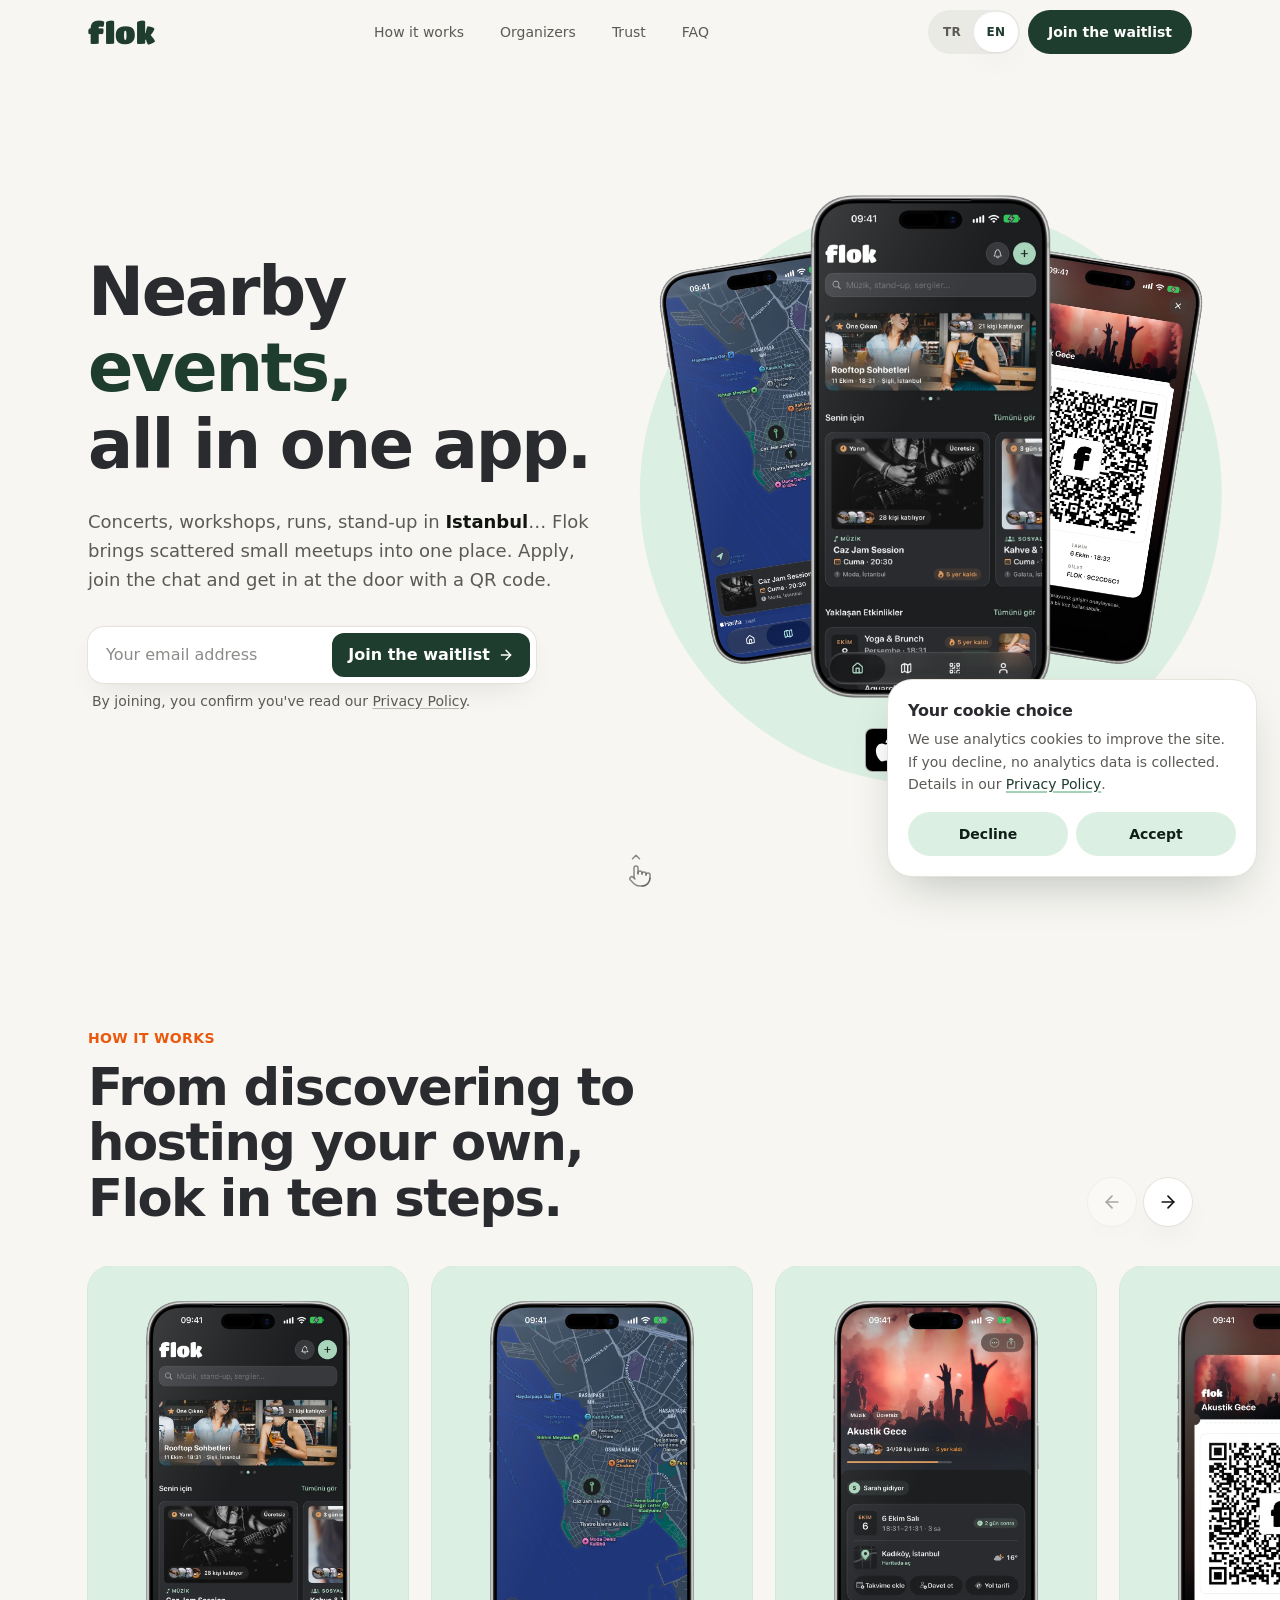
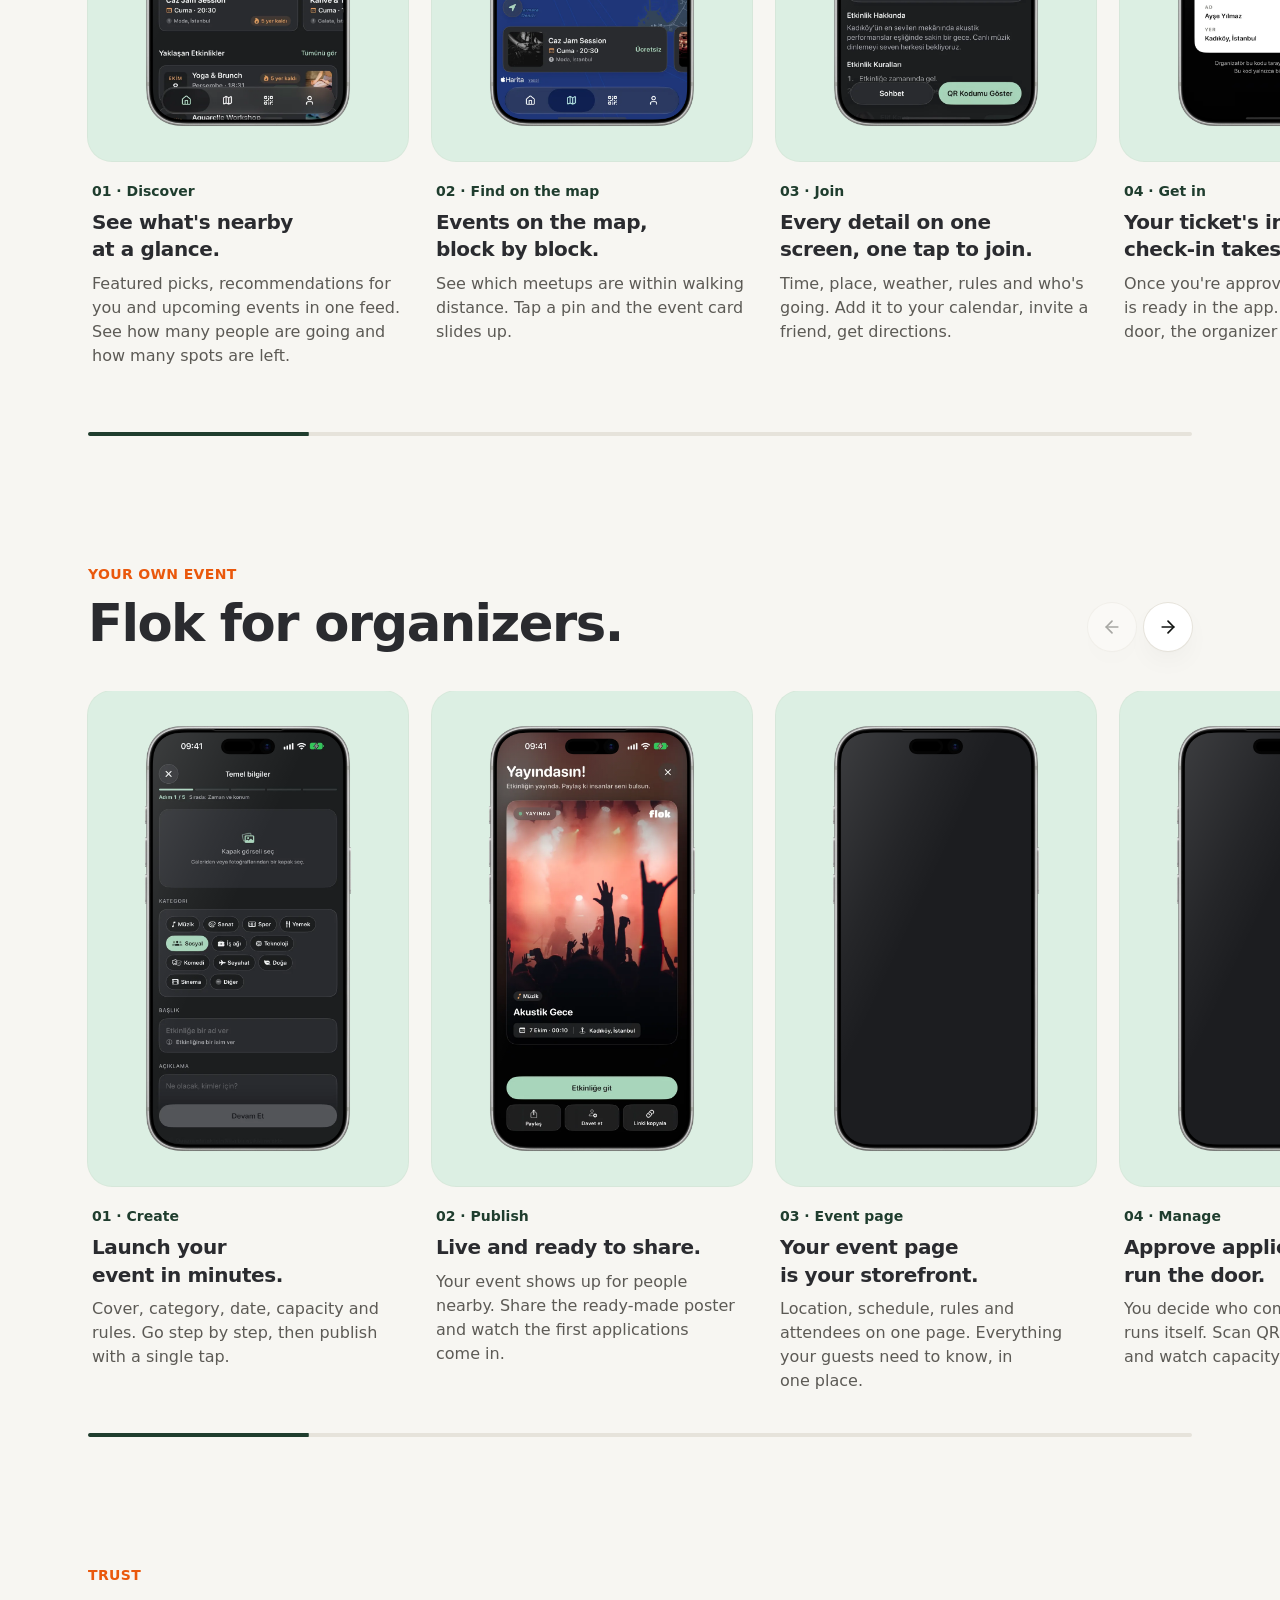
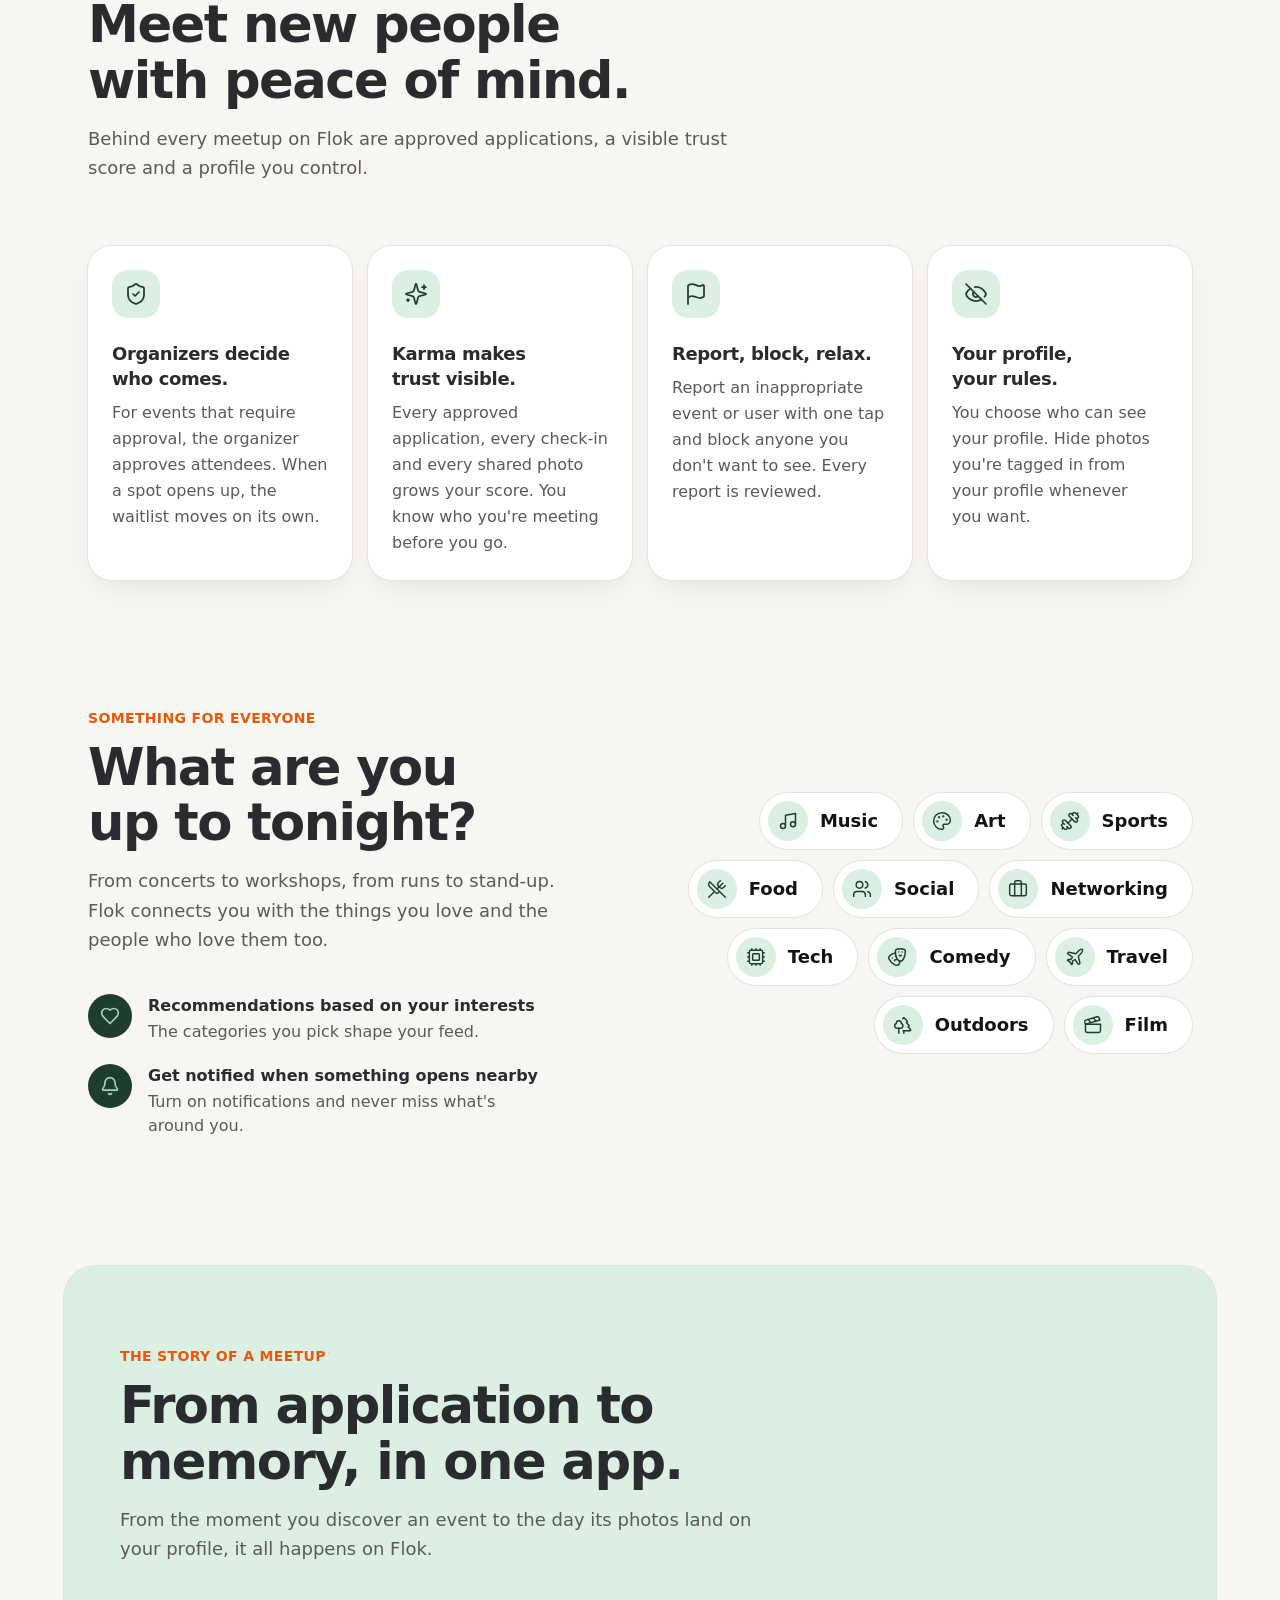
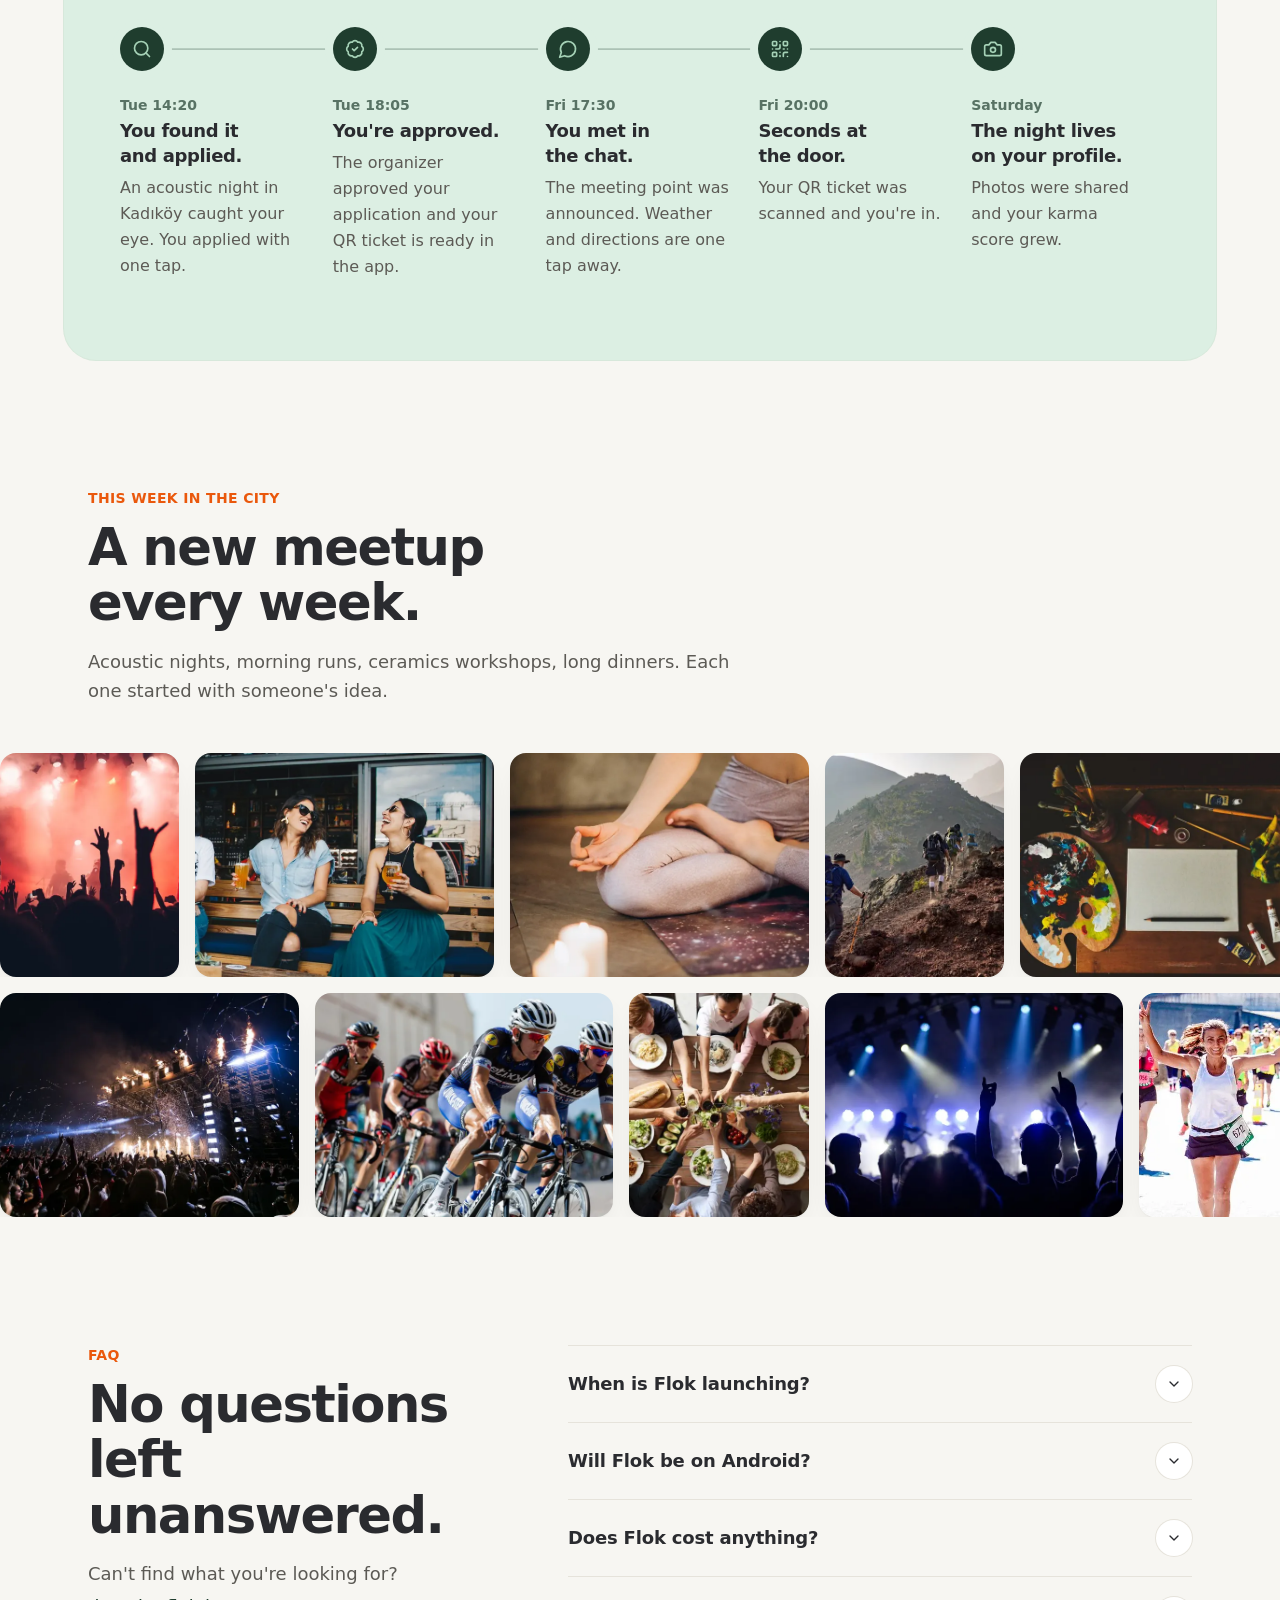
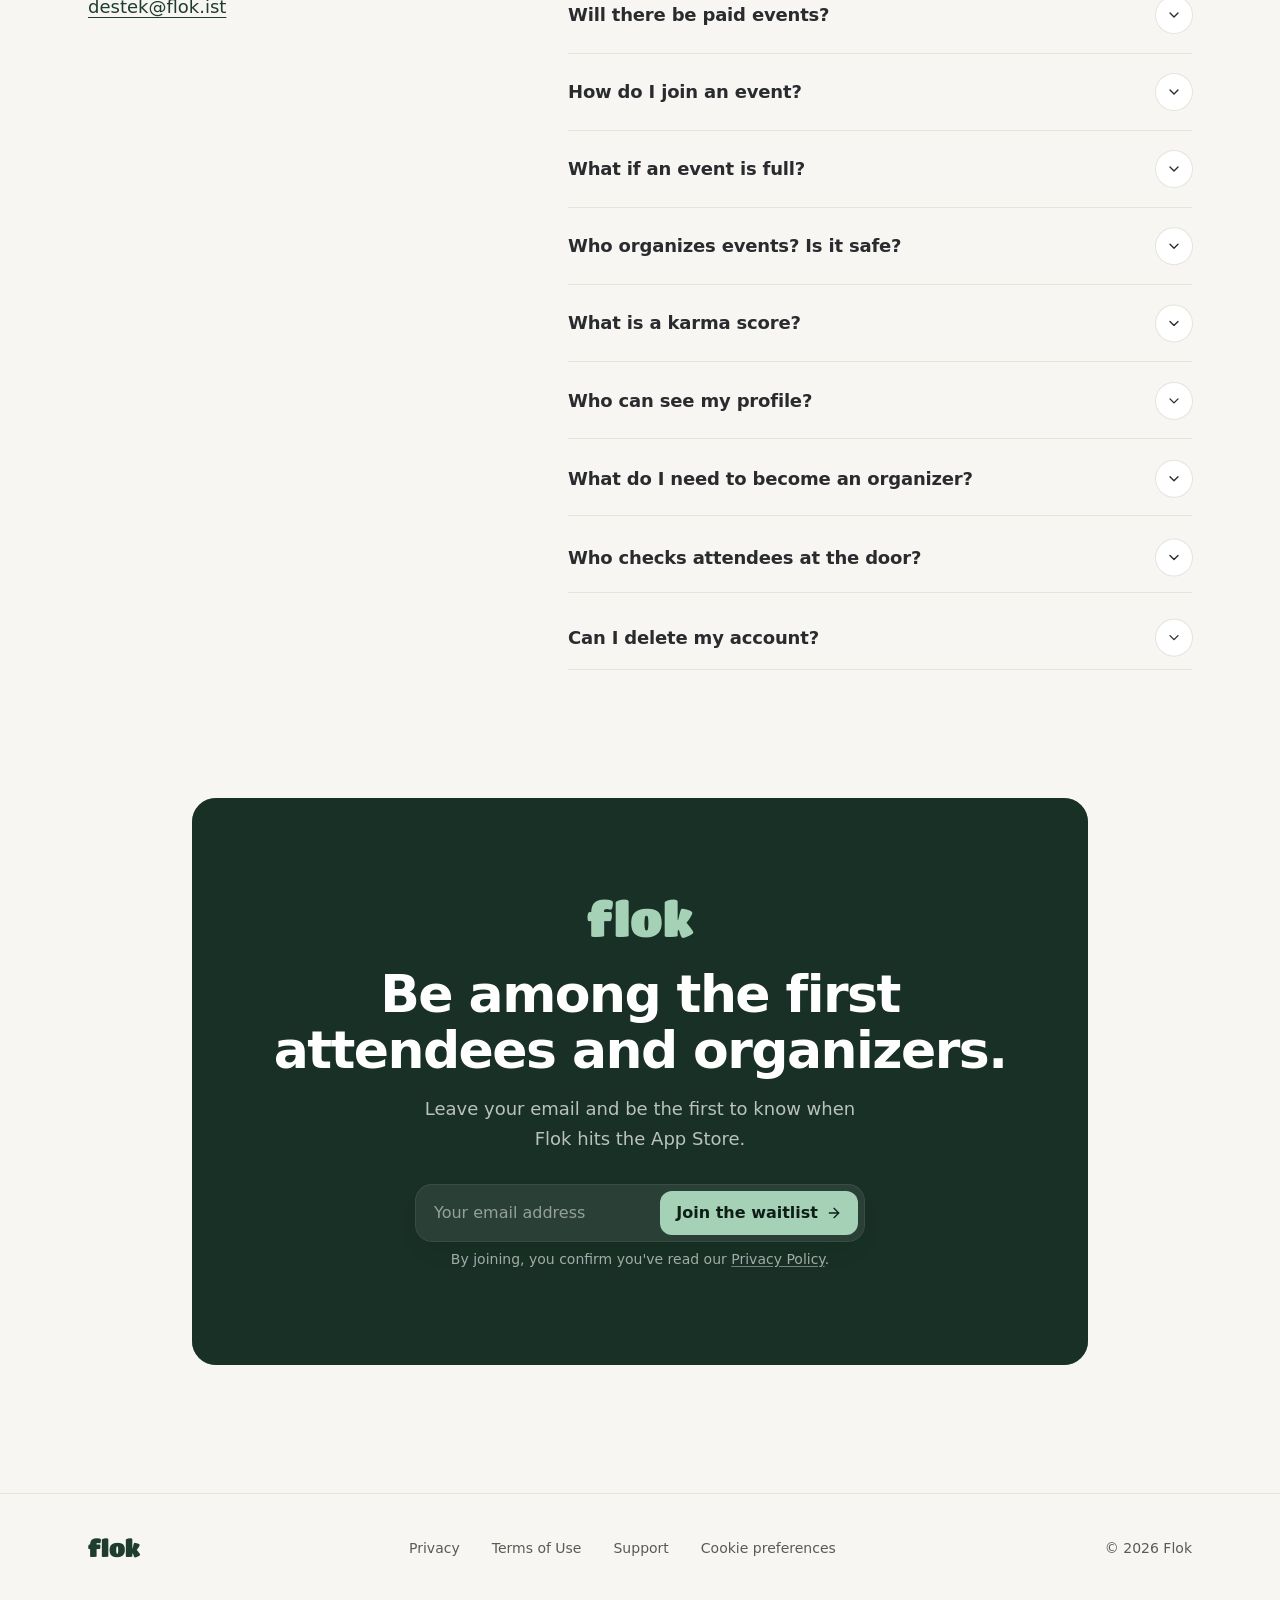
<file: en/index.html>
<!DOCTYPE html><!--MoIAIzjfDyWXNCICXjpiz--><html lang="en" class="__variable_50549f"><head><meta charSet="utf-8"/><meta name="viewport" content="width=device-width, initial-scale=1"/><link rel="preload" href="/_next/static/media/bf5c1c0baed5368c-s.p.ttf" as="font" crossorigin="" type="font/ttf"/><link rel="preload" as="image" href="/images/screens/discover.webp" fetchPriority="high"/><link rel="preload" as="image" href="/images/device/iphone-17-pro-max-silver.webp"/><link rel="preload" as="image" href="/images/badges/app-store-en.svg"/><link rel="preload" as="image" href="/images/screens/organizer-create.webp" fetchPriority="high"/><link rel="stylesheet" href="/_next/static/css/e920802fcc9d3d7d.css" data-precedence="next"/><link rel="preload" as="script" fetchPriority="low" href="/_next/static/chunks/webpack-2978e4bf24f45c64.js"/><script src="/_next/static/chunks/4bd1b696-c023c6e3521b1417.js" async=""></script><script src="/_next/static/chunks/255-09fb0d129bb12f51.js" async=""></script><script src="/_next/static/chunks/main-app-cf16a5efce6e337d.js" async=""></script><script src="/_next/static/chunks/367-c026583a213e7297.js" async=""></script><script src="/_next/static/chunks/335-5487a4f51c328cde.js" async=""></script><script src="/_next/static/chunks/app/(en)/en/layout-aa4aa2809f067d75.js" async=""></script><script src="/_next/static/chunks/14-3f31246df80dedd1.js" async=""></script><script src="/_next/static/chunks/948-4f749fbf28cd38f6.js" async=""></script><script src="/_next/static/chunks/911-6dd00547587fb112.js" async=""></script><script src="/_next/static/chunks/app/(en)/en/page-a7ebacd7d8a5c91d.js" async=""></script><meta name="next-size-adjust" content=""/><meta name="theme-color" content="#f7f6f2"/><title>Flok · Nearby events, all in one app</title><meta name="description" content="Flok brings small meetups in Istanbul, like concerts, workshops and runs, into one place. Apply, join the chat, get in with a QR code. Join the waitlist."/><link rel="canonical" href="https://flok.ist/en/"/><link rel="alternate" hrefLang="tr" href="https://flok.ist/"/><link rel="alternate" hrefLang="en" href="https://flok.ist/en/"/><link rel="alternate" hrefLang="x-default" href="https://flok.ist/"/><meta property="og:title" content="Flok · Small meetups in Istanbul, all in one app"/><meta property="og:description" content="Flok brings small meetups in Istanbul, like concerts, workshops and runs, into one place. Apply, join the chat, get in with a QR code. Join the waitlist."/><meta property="og:url" content="https://flok.ist/en/"/><meta property="og:site_name" content="Flok"/><meta property="og:locale" content="en_US"/><meta property="og:image" content="https://flok.ist/images/og-home-en.jpg?v=3"/><meta property="og:image:width" content="1200"/><meta property="og:image:height" content="630"/><meta property="og:image:alt" content="Flok: Small meetups in Istanbul, all in one app."/><meta property="og:locale:alternate" content="tr_TR"/><meta property="og:type" content="website"/><meta name="twitter:card" content="summary_large_image"/><meta name="twitter:title" content="Flok · Small meetups in Istanbul, all in one app"/><meta name="twitter:description" content="Flok brings small meetups in Istanbul, like concerts, workshops and runs, into one place. Apply, join the chat, get in with a QR code. Join the waitlist."/><meta name="twitter:image" content="https://flok.ist/images/og-home-en.jpg?v=3"/><meta name="twitter:image:width" content="1200"/><meta name="twitter:image:height" content="630"/><meta name="twitter:image:alt" content="Flok: Small meetups in Istanbul, all in one app."/><link rel="icon" href="/favicon.ico" type="image/x-icon" sizes="16x16"/><link rel="icon" href="/icon.png?3fd3f044d276ce29" type="image/png" sizes="512x512"/><link rel="apple-touch-icon" href="/apple-icon.png?17398823839cbad2" type="image/png" sizes="180x180"/><noscript><style>[style*="opacity:0"]{opacity:1!important;filter:none!important;transform:none!important}</style></noscript><script src="/_next/static/chunks/polyfills-42372ed130431b0a.js" noModule=""></script></head><body><div hidden=""><!--$--><!--/$--></div><header class="sticky top-0 z-50 transition-[background-color,box-shadow,backdrop-filter] duration-300 bg-transparent"><div class="mx-auto flex h-16 max-w-6xl items-center justify-between gap-3 px-6"><a aria-label="Flok home" class="font-logo text-3xl leading-none text-forest" href="/en/">flok</a><nav aria-label="Menu" class="hidden items-center gap-1 lg:flex"><a data-ph-event="cta_clicked" data-ph-props="{&quot;button&quot;:&quot;header_nav&quot;,&quot;section&quot;:&quot;header&quot;,&quot;target&quot;:&quot;how_it_works&quot;}" class="inline-flex min-h-11 items-center rounded-full px-4 text-sm font-medium text-mute transition-colors hover:bg-ink/5 hover:text-ink" href="/en/#how-it-works">How it works</a><a data-ph-event="cta_clicked" data-ph-props="{&quot;button&quot;:&quot;header_nav&quot;,&quot;section&quot;:&quot;header&quot;,&quot;target&quot;:&quot;organizers&quot;}" class="inline-flex min-h-11 items-center rounded-full px-4 text-sm font-medium text-mute transition-colors hover:bg-ink/5 hover:text-ink" href="/en/#organizers">Organizers</a><a data-ph-event="cta_clicked" data-ph-props="{&quot;button&quot;:&quot;header_nav&quot;,&quot;section&quot;:&quot;header&quot;,&quot;target&quot;:&quot;trust&quot;}" class="inline-flex min-h-11 items-center rounded-full px-4 text-sm font-medium text-mute transition-colors hover:bg-ink/5 hover:text-ink" href="/en/#trust">Trust</a><a data-ph-event="cta_clicked" data-ph-props="{&quot;button&quot;:&quot;header_nav&quot;,&quot;section&quot;:&quot;header&quot;,&quot;target&quot;:&quot;faq&quot;}" class="inline-flex min-h-11 items-center rounded-full px-4 text-sm font-medium text-mute transition-colors hover:bg-ink/5 hover:text-ink" href="/en/#faq">FAQ</a></nav><div class="flex items-center gap-2"><nav aria-label="Language" class="flex rounded-full bg-ink/5 p-0.5"><a lang="tr" hrefLang="tr" data-ph-event="language_switched" data-ph-props="{&quot;from&quot;:&quot;en&quot;,&quot;to&quot;:&quot;tr&quot;}" aria-label="Türkçe" class="grid min-h-10 min-w-11 place-items-center rounded-full px-2.5 font-display text-xs font-bold tracking-wide text-mute transition-colors hover:text-ink" href="/">TR</a><span lang="en" aria-current="true" aria-label="English" class="grid min-h-10 min-w-11 place-items-center rounded-full px-2.5 font-display text-xs font-bold tracking-wide bg-surface text-forest shadow-soft">EN</span></nav><a data-ph-event="cta_clicked" data-ph-props="{&quot;button&quot;:&quot;header_waitlist&quot;,&quot;section&quot;:&quot;header&quot;,&quot;target&quot;:&quot;pre_register&quot;}" class="inline-flex min-h-11 items-center rounded-full bg-forest px-4 font-display text-sm font-semibold whitespace-nowrap text-white transition-[background-color,scale] duration-200 hover:bg-forest-deep active:scale-96 sm:px-5" href="/en/#waitlist">Join the waitlist</a></div></div></header><main id="main"><section id="top" class="relative overflow-x-clip lg:flex lg:min-h-[calc(100svh-4rem)] lg:flex-col"><div class="mx-auto grid w-full max-w-6xl grid-cols-1 items-center gap-12 px-6 pt-8 pb-8 lg:flex-1 lg:grid-cols-[1.05fr_1fr] lg:gap-8 lg:py-12"><div class="@container flex flex-col items-center text-center lg:items-start lg:text-left"><h1 style="animation-delay:0.05s" class="animate-rise text-[min(clamp(2.5rem,5.6vw,4.5rem),100cqi/8.2)] leading-[1.14] font-extrabold tracking-[-0.035em]"><span class="sr-only">Nearby people and events, all in one app.</span><span aria-hidden="true" class="whitespace-nowrap"><span class="block">Nearby</span><span class="relative grid justify-items-center text-forest lg:justify-items-start"><span class="invisible col-start-1 row-start-1" aria-hidden="true">people,</span><span class="invisible col-start-1 row-start-1" aria-hidden="true">events,</span><span class="invisible col-start-1 row-start-1" aria-hidden="true">runs,</span><span class="invisible col-start-1 row-start-1" aria-hidden="true">concerts,</span><span class="invisible col-start-1 row-start-1" aria-hidden="true">dinners,</span><span class="invisible col-start-1 row-start-1" aria-hidden="true">workshops,</span><span class="invisible col-start-1 row-start-1" aria-hidden="true">hikes,</span><span class="invisible col-start-1 row-start-1" aria-hidden="true">stand-ups,</span><span class="invisible col-start-1 row-start-1" aria-hidden="true">exhibitions,</span><span class="invisible col-start-1 row-start-1" aria-hidden="true">picnics,</span><span class="invisible col-start-1 row-start-1" aria-hidden="true">communities,</span><span class="col-start-1 row-start-1" style="opacity:1;filter:blur(0px);transform:none">people,</span></span><span class="block">all in one app.</span></span></h1><p style="animation-delay:0.2s" class="mt-6 max-w-lg animate-rise text-lg leading-relaxed text-mute">Concerts, workshops, runs, stand-up in <strong class="font-semibold text-ink">Istanbul</strong>… Flok brings scattered small meetups into one place. Apply, join the chat and get in at the door with a QR code.</p><div style="animation-delay:0.28s" class="mt-8 w-full max-w-md animate-rise"><div class="w-full max-w-md"><form noValidate=""><div class="flex items-center gap-2 rounded-2xl p-1.5 shadow-soft ring-1 transition-shadow focus-within:ring-2 bg-surface ring-line focus-within:ring-forest"><label for="_R_qh9bt9fivb_" class="sr-only">Your email address</label><input id="_R_qh9bt9fivb_" type="email" required="" autoComplete="email" inputMode="email" placeholder="Your email address" class="h-11 min-w-0 flex-1 bg-transparent px-3 text-base outline-none text-ink placeholder:text-mute/70" name="email"/><input type="text" tabindex="-1" autoComplete="off" aria-hidden="true" class="hidden" name="company"/><button type="submit" class="group inline-flex h-11 shrink-0 items-center gap-2 rounded-xl px-4 font-display font-semibold transition-colors disabled:opacity-70 bg-forest text-white hover:bg-forest-deep" tabindex="0">Join the waitlist<svg xmlns="http://www.w3.org/2000/svg" width="24" height="24" viewBox="0 0 24 24" fill="none" stroke="currentColor" stroke-width="2" stroke-linecap="round" stroke-linejoin="round" class="lucide lucide-arrow-right size-4 transition-transform group-hover:translate-x-0.5" aria-hidden="true"><path d="M5 12h14"></path><path d="m12 5 7 7-7 7"></path></svg></button></div><p role="status" aria-live="polite" class="mt-2 min-h-5 px-1 text-sm text-mute">By joining, you confirm you&#x27;ve read our <a class="underline underline-offset-2 transition-colors decoration-mute/40 hover:text-ink" href="/en/privacy/">Privacy Policy</a>.</p></form></div></div></div><div class="mx-auto flex w-full max-w-[520px] flex-col items-center"><div class="relative flex aspect-[1/1.02] w-full items-center justify-center" aria-label="Flok app screens"><div aria-hidden="true" class="absolute top-1/2 left-1/2 aspect-square w-[112%] -translate-x-1/2 -translate-y-[42%] rounded-full bg-mint-soft"></div><div class="absolute top-[14%] left-[2%] w-[38%]" style="transform:none"><div class="drop-shadow-[var(--shadow-phone)]" style="opacity:0;transform:translateX(55%) translateY(60px) scale(0.94)"><div class="relative inline-block w-full align-middle leading-none" style="aspect-ratio:1470/3000"><div class="absolute z-0 overflow-hidden bg-graphite" style="left:4.557823129251701%;top:1.9333333333333333%;width:90.88435374149661%;height:96.13333333333334%;border-radius:13.323353293413174% / 6.171983356449376%"><img src="/images/screens/map.webp" alt="Map screen: event pins around Kadıköy" width="660" height="1434" decoding="async" loading="lazy" fetchPriority="auto" class="block size-full object-cover object-top"/><div aria-hidden="true" class="pointer-events-none absolute inset-0 bg-[linear-gradient(115deg,rgb(255_255_255/0.14)_0%,rgb(255_255_255/0.04)_28%,transparent_42%)]"></div></div><img src="/images/device/iphone-17-pro-max-silver.webp" alt="" aria-hidden="true" width="735" height="1500" decoding="async" loading="lazy" draggable="false" class="pointer-events-none absolute inset-0 z-10 size-full select-none"/></div></div></div><div class="absolute top-[14%] right-[2%] w-[38%]" style="transform:none"><div class="drop-shadow-[var(--shadow-phone)]" style="opacity:0;transform:translateX(-55%) translateY(60px) scale(0.94)"><div class="relative inline-block w-full align-middle leading-none" style="aspect-ratio:1470/3000"><div class="absolute z-0 overflow-hidden bg-graphite" style="left:4.557823129251701%;top:1.9333333333333333%;width:90.88435374149661%;height:96.13333333333334%;border-radius:13.323353293413174% / 6.171983356449376%"><img src="/images/screens/qr.webp" alt="QR ticket screen: Acoustic Night ticket" width="660" height="1434" decoding="async" loading="lazy" fetchPriority="auto" class="block size-full object-cover object-top"/><div aria-hidden="true" class="pointer-events-none absolute inset-0 bg-[linear-gradient(115deg,rgb(255_255_255/0.14)_0%,rgb(255_255_255/0.04)_28%,transparent_42%)]"></div></div><img src="/images/device/iphone-17-pro-max-silver.webp" alt="" aria-hidden="true" width="735" height="1500" decoding="async" loading="lazy" draggable="false" class="pointer-events-none absolute inset-0 z-10 size-full select-none"/></div></div></div><div class="relative z-10 w-[48%]" style="transform:none"><div class="drop-shadow-[var(--shadow-phone)]" style="opacity:0;transform:translateY(90px) scale(0.9)"><div class="relative inline-block w-full align-middle leading-none" style="aspect-ratio:1470/3000"><div class="absolute z-0 overflow-hidden bg-graphite" style="left:4.557823129251701%;top:1.9333333333333333%;width:90.88435374149661%;height:96.13333333333334%;border-radius:13.323353293413174% / 6.171983356449376%"><img src="/images/screens/discover.webp" alt="Discover screen: featured and upcoming events" width="660" height="1434" decoding="async" loading="eager" fetchPriority="high" class="block size-full object-cover object-top"/><div aria-hidden="true" class="pointer-events-none absolute inset-0 bg-[linear-gradient(115deg,rgb(255_255_255/0.14)_0%,rgb(255_255_255/0.04)_28%,transparent_42%)]"></div></div><img src="/images/device/iphone-17-pro-max-silver.webp" alt="" aria-hidden="true" width="735" height="1500" decoding="async" loading="eager" draggable="false" class="pointer-events-none absolute inset-0 z-10 size-full select-none"/></div></div></div></div><img src="/images/badges/app-store-en.svg" alt="Download on the App Store" width="119.66" height="40" decoding="async" draggable="false" style="animation-delay:0.5s" class="relative z-10 mt-4 mb-[2%] h-11 w-auto animate-rise select-none"/></div></div><a href="#how-it-works" aria-label="Scroll down" title="Scroll down" data-ph-event="cta_clicked" data-ph-props="{&quot;button&quot;:&quot;hero_scroll_cue&quot;,&quot;section&quot;:&quot;hero&quot;,&quot;target&quot;:&quot;how_it_works&quot;}" class="absolute bottom-1 left-1/2 hidden -translate-x-1/2 rounded-full p-2 text-mute/70 transition-[opacity,color] duration-300 hover:text-ink lg:block"><span aria-hidden="true" style="animation-delay:0.9s" class="block animate-rise"><span class="relative block h-[34px] w-[24px]"><svg viewBox="0 0 10 6" fill="none" stroke="currentColor" stroke-width="1.5" stroke-linecap="round" stroke-linejoin="round" class="absolute top-0 left-[3px] h-[6px] w-[10px] animate-swipe-chevron motion-reduce:animate-none"><path d="M1.5 4.75 5 1.25l3.5 3.5"></path></svg><svg xmlns="http://www.w3.org/2000/svg" width="24" height="24" viewBox="0 0 24 24" fill="none" stroke="currentColor" stroke-width="1.5" stroke-linecap="round" stroke-linejoin="round" class="lucide lucide-pointer absolute bottom-0 left-0 size-6 animate-swipe-finger motion-reduce:animate-none" aria-hidden="true"><path d="M22 14a8 8 0 0 1-8 8"></path><path d="M18 11v-1a2 2 0 0 0-2-2a2 2 0 0 0-2 2"></path><path d="M14 10V9a2 2 0 0 0-2-2a2 2 0 0 0-2 2v1"></path><path d="M10 9.5V4a2 2 0 0 0-2-2a2 2 0 0 0-2 2v10"></path><path d="M18 11a2 2 0 1 1 4 0v3a8 8 0 0 1-8 8h-2c-2.8 0-4.5-.86-5.99-2.34l-3.6-3.6a2 2 0 0 1 2.83-2.82L7 15"></path></svg></span></span></a></section><section id="how-it-works" class="pt-24 lg:pt-32"><div class="mx-auto flex max-w-6xl flex-col gap-6 px-6 sm:flex-row sm:items-end sm:justify-between"><div style="opacity:0;filter:blur(6px);transform:translateY(12px)"><p class="font-display text-sm font-bold tracking-wide text-flame uppercase">How it works</p><h2 class="mt-3 text-[clamp(2rem,4vw,3.25rem)] leading-[1.08] font-bold tracking-[-0.03em]">From discovering to hosting your own,<br class="hidden sm:block"/> <!-- -->Flok in ten steps.</h2></div><div class="hidden gap-2 sm:flex"><button type="button" aria-label="Previous screen" disabled="" class="grid size-12 place-items-center rounded-full bg-surface text-ink shadow-soft ring-1 ring-line transition-[opacity,background-color] hover:bg-mint-soft disabled:pointer-events-none disabled:opacity-35" tabindex="0"><svg xmlns="http://www.w3.org/2000/svg" width="24" height="24" viewBox="0 0 24 24" fill="none" stroke="currentColor" stroke-width="2" stroke-linecap="round" stroke-linejoin="round" class="lucide lucide-arrow-left size-5" aria-hidden="true"><path d="m12 19-7-7 7-7"></path><path d="M19 12H5"></path></svg></button><button type="button" aria-label="Next screen" class="grid size-12 place-items-center rounded-full bg-surface text-ink shadow-soft ring-1 ring-line transition-[opacity,background-color] hover:bg-mint-soft disabled:pointer-events-none disabled:opacity-35" tabindex="0"><svg xmlns="http://www.w3.org/2000/svg" width="24" height="24" viewBox="0 0 24 24" fill="none" stroke="currentColor" stroke-width="2" stroke-linecap="round" stroke-linejoin="round" class="lucide lucide-arrow-right size-5" aria-hidden="true"><path d="M5 12h14"></path><path d="m12 5 7 7-7 7"></path></svg></button></div></div><div role="region" aria-label="Flok screens, scroll horizontally" tabindex="0" style="padding-inline:max(1.5rem, calc((100% - 72rem) / 2 + 1.5rem));scroll-padding-inline:max(1.5rem, calc((100% - 72rem) / 2 + 1.5rem))" class="mt-10 flex gap-4 overflow-x-auto overscroll-x-contain pb-4 outline-none [scrollbar-width:none] sm:gap-6 [&amp;::-webkit-scrollbar]:hidden snap-x snap-mandatory sm:cursor-grab"><article data-card="true" class="group w-[min(78vw,320px)] shrink-0 snap-start"><div style="opacity:0;filter:blur(6px);transform:translateY(12px)"><div class="rounded-3xl bg-mint-soft px-[17%] py-8 ring-1 ring-mint/40"><div class="drop-shadow-[var(--shadow-phone)] transition-transform duration-500 ease-[cubic-bezier(0.22,1,0.36,1)] group-hover:-translate-y-2"><div class="relative inline-block w-full align-middle leading-none" style="aspect-ratio:1470/3000"><div class="absolute z-0 overflow-hidden bg-graphite" style="left:4.557823129251701%;top:1.9333333333333333%;width:90.88435374149661%;height:96.13333333333334%;border-radius:13.323353293413174% / 6.171983356449376%"><img src="/images/screens/discover.webp" alt="Discover screen: featured and upcoming events" width="660" height="1434" decoding="async" loading="eager" fetchPriority="high" class="block size-full object-cover object-top"/><div aria-hidden="true" class="pointer-events-none absolute inset-0 bg-[linear-gradient(115deg,rgb(255_255_255/0.14)_0%,rgb(255_255_255/0.04)_28%,transparent_42%)]"></div></div><img src="/images/device/iphone-17-pro-max-silver.webp" alt="" aria-hidden="true" width="735" height="1500" decoding="async" loading="eager" draggable="false" class="pointer-events-none absolute inset-0 z-10 size-full select-none"/></div></div></div><div class="px-1 pt-5"><p class="font-display text-sm font-bold text-forest">01<!-- --> · <!-- -->Discover</p><h3 class="mt-2 text-xl leading-snug font-bold tracking-[-0.02em]">See what&#x27;s nearby at a glance.</h3><p class="mt-2 text-mute">Featured picks, recommendations for you and upcoming events in one feed. See how many people are going and how many spots are left.</p></div></div></article><article data-card="true" class="group w-[min(78vw,320px)] shrink-0 snap-start"><div style="opacity:0;filter:blur(6px);transform:translateY(12px)"><div class="rounded-3xl bg-mint-soft px-[17%] py-8 ring-1 ring-mint/40"><div class="drop-shadow-[var(--shadow-phone)] transition-transform duration-500 ease-[cubic-bezier(0.22,1,0.36,1)] group-hover:-translate-y-2"><div class="relative inline-block w-full align-middle leading-none" style="aspect-ratio:1470/3000"><div class="absolute z-0 overflow-hidden bg-graphite" style="left:4.557823129251701%;top:1.9333333333333333%;width:90.88435374149661%;height:96.13333333333334%;border-radius:13.323353293413174% / 6.171983356449376%"><img src="/images/screens/map.webp" alt="Map screen: event pins around Kadıköy" width="660" height="1434" decoding="async" loading="lazy" fetchPriority="auto" class="block size-full object-cover object-top"/><div aria-hidden="true" class="pointer-events-none absolute inset-0 bg-[linear-gradient(115deg,rgb(255_255_255/0.14)_0%,rgb(255_255_255/0.04)_28%,transparent_42%)]"></div></div><img src="/images/device/iphone-17-pro-max-silver.webp" alt="" aria-hidden="true" width="735" height="1500" decoding="async" loading="lazy" draggable="false" class="pointer-events-none absolute inset-0 z-10 size-full select-none"/></div></div></div><div class="px-1 pt-5"><p class="font-display text-sm font-bold text-forest">02<!-- --> · <!-- -->Find on the map</p><h3 class="mt-2 text-xl leading-snug font-bold tracking-[-0.02em]">Events on the map, block by block.</h3><p class="mt-2 text-mute">See which meetups are within walking distance. Tap a pin and the event card slides up.</p></div></div></article><article data-card="true" class="group w-[min(78vw,320px)] shrink-0 snap-start"><div style="opacity:0;filter:blur(6px);transform:translateY(12px)"><div class="rounded-3xl bg-mint-soft px-[17%] py-8 ring-1 ring-mint/40"><div class="drop-shadow-[var(--shadow-phone)] transition-transform duration-500 ease-[cubic-bezier(0.22,1,0.36,1)] group-hover:-translate-y-2"><div class="relative inline-block w-full align-middle leading-none" style="aspect-ratio:1470/3000"><div class="absolute z-0 overflow-hidden bg-graphite" style="left:4.557823129251701%;top:1.9333333333333333%;width:90.88435374149661%;height:96.13333333333334%;border-radius:13.323353293413174% / 6.171983356449376%"><img src="/images/screens/detail.webp" alt="Event details screen: Acoustic Night" width="660" height="1434" decoding="async" loading="lazy" fetchPriority="auto" class="block size-full object-cover object-top"/><div aria-hidden="true" class="pointer-events-none absolute inset-0 bg-[linear-gradient(115deg,rgb(255_255_255/0.14)_0%,rgb(255_255_255/0.04)_28%,transparent_42%)]"></div></div><img src="/images/device/iphone-17-pro-max-silver.webp" alt="" aria-hidden="true" width="735" height="1500" decoding="async" loading="lazy" draggable="false" class="pointer-events-none absolute inset-0 z-10 size-full select-none"/></div></div></div><div class="px-1 pt-5"><p class="font-display text-sm font-bold text-forest">03<!-- --> · <!-- -->Join</p><h3 class="mt-2 text-xl leading-snug font-bold tracking-[-0.02em]">Every detail on one screen, one tap to join.</h3><p class="mt-2 text-mute">Time, place, weather, rules and who&#x27;s going. Add it to your calendar, invite a friend, get directions.</p></div></div></article><article data-card="true" class="group w-[min(78vw,320px)] shrink-0 snap-start"><div style="opacity:0;filter:blur(6px);transform:translateY(12px)"><div class="rounded-3xl bg-mint-soft px-[17%] py-8 ring-1 ring-mint/40"><div class="drop-shadow-[var(--shadow-phone)] transition-transform duration-500 ease-[cubic-bezier(0.22,1,0.36,1)] group-hover:-translate-y-2"><div class="relative inline-block w-full align-middle leading-none" style="aspect-ratio:1470/3000"><div class="absolute z-0 overflow-hidden bg-graphite" style="left:4.557823129251701%;top:1.9333333333333333%;width:90.88435374149661%;height:96.13333333333334%;border-radius:13.323353293413174% / 6.171983356449376%"><img src="/images/screens/qr.webp" alt="QR ticket screen: Acoustic Night ticket" width="660" height="1434" decoding="async" loading="lazy" fetchPriority="auto" class="block size-full object-cover object-top"/><div aria-hidden="true" class="pointer-events-none absolute inset-0 bg-[linear-gradient(115deg,rgb(255_255_255/0.14)_0%,rgb(255_255_255/0.04)_28%,transparent_42%)]"></div></div><img src="/images/device/iphone-17-pro-max-silver.webp" alt="" aria-hidden="true" width="735" height="1500" decoding="async" loading="lazy" draggable="false" class="pointer-events-none absolute inset-0 z-10 size-full select-none"/></div></div></div><div class="px-1 pt-5"><p class="font-display text-sm font-bold text-forest">04<!-- --> · <!-- -->Get in</p><h3 class="mt-2 text-xl leading-snug font-bold tracking-[-0.02em]">Your ticket&#x27;s in your pocket, check-in takes seconds.</h3><p class="mt-2 text-mute">Once you&#x27;re approved, your QR ticket is ready in the app. Show it at the door, the organizer scans it, you&#x27;re in.</p></div></div></article><article data-card="true" class="group w-[min(78vw,320px)] shrink-0 snap-start"><div style="opacity:0;filter:blur(6px);transform:translateY(12px)"><div class="rounded-3xl bg-mint-soft px-[17%] py-8 ring-1 ring-mint/40"><div class="drop-shadow-[var(--shadow-phone)] transition-transform duration-500 ease-[cubic-bezier(0.22,1,0.36,1)] group-hover:-translate-y-2"><div class="relative inline-block w-full align-middle leading-none" style="aspect-ratio:1470/3000"><div class="absolute z-0 overflow-hidden bg-graphite" style="left:4.557823129251701%;top:1.9333333333333333%;width:90.88435374149661%;height:96.13333333333334%;border-radius:13.323353293413174% / 6.171983356449376%"><img src="/images/screens/chat.webp" alt="Event chat screen" width="660" height="1434" decoding="async" loading="lazy" fetchPriority="auto" class="block size-full object-cover object-top"/><div aria-hidden="true" class="pointer-events-none absolute inset-0 bg-[linear-gradient(115deg,rgb(255_255_255/0.14)_0%,rgb(255_255_255/0.04)_28%,transparent_42%)]"></div></div><img src="/images/device/iphone-17-pro-max-silver.webp" alt="" aria-hidden="true" width="735" height="1500" decoding="async" loading="lazy" draggable="false" class="pointer-events-none absolute inset-0 z-10 size-full select-none"/></div></div></div><div class="px-1 pt-5"><p class="font-display text-sm font-bold text-forest">05<!-- --> · <!-- -->Chat</p><h3 class="mt-2 text-xl leading-snug font-bold tracking-[-0.02em]">Talk to everyone in one place.</h3><p class="mt-2 text-mute">Every event has its own chat. Organizers post announcements, attendees figure out where to meet.</p></div></div></article><article data-card="true" class="group w-[min(78vw,320px)] shrink-0 snap-start"><div style="opacity:0;filter:blur(6px);transform:translateY(12px)"><div class="rounded-3xl bg-mint-soft px-[17%] py-8 ring-1 ring-mint/40"><div class="drop-shadow-[var(--shadow-phone)] transition-transform duration-500 ease-[cubic-bezier(0.22,1,0.36,1)] group-hover:-translate-y-2"><div class="relative inline-block w-full align-middle leading-none" style="aspect-ratio:1470/3000"><div class="absolute z-0 overflow-hidden bg-graphite" style="left:4.557823129251701%;top:1.9333333333333333%;width:90.88435374149661%;height:96.13333333333334%;border-radius:13.323353293413174% / 6.171983356449376%"><img src="/images/screens/profile.webp" alt="Profile screen: karma score and event memories" width="660" height="1434" decoding="async" loading="lazy" fetchPriority="auto" class="block size-full object-cover object-top"/><div aria-hidden="true" class="pointer-events-none absolute inset-0 bg-[linear-gradient(115deg,rgb(255_255_255/0.14)_0%,rgb(255_255_255/0.04)_28%,transparent_42%)]"></div></div><img src="/images/device/iphone-17-pro-max-silver.webp" alt="" aria-hidden="true" width="735" height="1500" decoding="async" loading="lazy" draggable="false" class="pointer-events-none absolute inset-0 z-10 size-full select-none"/></div></div></div><div class="px-1 pt-5"><p class="font-display text-sm font-bold text-forest">06<!-- --> · <!-- -->Memories</p><h3 class="mt-2 text-xl leading-snug font-bold tracking-[-0.02em]">Every meetup becomes a memory on your profile.</h3><p class="mt-2 text-mute">Add photos after the event. Attendees see them and like them, and every event you attend grows your karma score.</p></div></div></article><article data-card="true" class="group w-[min(78vw,320px)] shrink-0 snap-start"><div style="opacity:0;filter:blur(6px);transform:translateY(12px)"><div class="rounded-3xl bg-mint-soft px-[17%] py-8 ring-1 ring-mint/40"><div class="drop-shadow-[var(--shadow-phone)] transition-transform duration-500 ease-[cubic-bezier(0.22,1,0.36,1)] group-hover:-translate-y-2"><div class="relative inline-block w-full align-middle leading-none" style="aspect-ratio:1470/3000"><div class="absolute z-0 overflow-hidden bg-graphite" style="left:4.557823129251701%;top:1.9333333333333333%;width:90.88435374149661%;height:96.13333333333334%;border-radius:13.323353293413174% / 6.171983356449376%"><img src="/images/screens/organizer.webp" alt="Organizer dashboard: applications, capacity and check-in" width="660" height="1434" decoding="async" loading="lazy" fetchPriority="auto" class="block size-full object-cover object-top"/><div aria-hidden="true" class="pointer-events-none absolute inset-0 bg-[linear-gradient(115deg,rgb(255_255_255/0.14)_0%,rgb(255_255_255/0.04)_28%,transparent_42%)]"></div></div><img src="/images/device/iphone-17-pro-max-silver.webp" alt="" aria-hidden="true" width="735" height="1500" decoding="async" loading="lazy" draggable="false" class="pointer-events-none absolute inset-0 z-10 size-full select-none"/></div></div></div><div class="px-1 pt-5"><p class="font-display text-sm font-bold text-forest">07<!-- --> · <!-- -->Host</p><h3 class="mt-2 text-xl leading-snug font-bold tracking-[-0.02em]">Your turn: start your own event.</h3><p class="mt-2 text-mute">Set the place, time, capacity and rules, then publish. Approve applications, scan tickets at the door and track capacity from one dashboard.</p></div></div></article><article data-card="true" class="group w-[min(78vw,320px)] shrink-0 snap-start"><div style="opacity:0;filter:blur(6px);transform:translateY(12px)"><div class="rounded-3xl bg-mint-soft px-[17%] py-8 ring-1 ring-mint/40"><div class="drop-shadow-[var(--shadow-phone)] transition-transform duration-500 ease-[cubic-bezier(0.22,1,0.36,1)] group-hover:-translate-y-2"><div class="relative inline-block w-full align-middle leading-none" style="aspect-ratio:1470/3000"><div class="absolute z-0 overflow-hidden bg-graphite" style="left:4.557823129251701%;top:1.9333333333333333%;width:90.88435374149661%;height:96.13333333333334%;border-radius:13.323353293413174% / 6.171983356449376%"><img src="/images/screens/my-events.webp" alt="My Events screen: your next event and this week&#x27;s plans" width="660" height="1434" decoding="async" loading="lazy" fetchPriority="auto" class="block size-full object-cover object-top"/><div aria-hidden="true" class="pointer-events-none absolute inset-0 bg-[linear-gradient(115deg,rgb(255_255_255/0.14)_0%,rgb(255_255_255/0.04)_28%,transparent_42%)]"></div></div><img src="/images/device/iphone-17-pro-max-silver.webp" alt="" aria-hidden="true" width="735" height="1500" decoding="async" loading="lazy" draggable="false" class="pointer-events-none absolute inset-0 z-10 size-full select-none"/></div></div></div><div class="px-1 pt-5"><p class="font-display text-sm font-bold text-forest">08<!-- --> · <!-- -->My Events</p><h3 class="mt-2 text-xl leading-snug font-bold tracking-[-0.02em]">All your plans in one list.</h3><p class="mt-2 text-mute">Your next event sits at the top, with your ticket, chat and directions one tap away. Events you&#x27;re attending, hosting and have attended live in separate tabs.</p></div></div></article><article data-card="true" class="group w-[min(78vw,320px)] shrink-0 snap-start"><div style="opacity:0;filter:blur(6px);transform:translateY(12px)"><div class="rounded-3xl bg-mint-soft px-[17%] py-8 ring-1 ring-mint/40"><div class="drop-shadow-[var(--shadow-phone)] transition-transform duration-500 ease-[cubic-bezier(0.22,1,0.36,1)] group-hover:-translate-y-2"><div class="relative inline-block w-full align-middle leading-none" style="aspect-ratio:1470/3000"><div class="absolute z-0 overflow-hidden bg-graphite" style="left:4.557823129251701%;top:1.9333333333333333%;width:90.88435374149661%;height:96.13333333333334%;border-radius:13.323353293413174% / 6.171983356449376%"><img src="/images/screens/organizer-create.webp" alt="Event creation screen" width="660" height="1434" decoding="async" loading="lazy" fetchPriority="auto" class="block size-full object-cover object-top"/><div aria-hidden="true" class="pointer-events-none absolute inset-0 bg-[linear-gradient(115deg,rgb(255_255_255/0.14)_0%,rgb(255_255_255/0.04)_28%,transparent_42%)]"></div></div><img src="/images/device/iphone-17-pro-max-silver.webp" alt="" aria-hidden="true" width="735" height="1500" decoding="async" loading="lazy" draggable="false" class="pointer-events-none absolute inset-0 z-10 size-full select-none"/></div></div></div><div class="px-1 pt-5"><p class="font-display text-sm font-bold text-forest">09<!-- --> · <!-- -->Create</p><h3 class="mt-2 text-xl leading-snug font-bold tracking-[-0.02em]">Create an event step by step.</h3><p class="mt-2 text-mute">Cover, category, date, capacity and rules. One step per screen, then publish with a single tap.</p></div></div></article><article data-card="true" class="group w-[min(78vw,320px)] shrink-0 snap-start"><div style="opacity:0;filter:blur(6px);transform:translateY(12px)"><div class="rounded-3xl bg-mint-soft px-[17%] py-8 ring-1 ring-mint/40"><div class="drop-shadow-[var(--shadow-phone)] transition-transform duration-500 ease-[cubic-bezier(0.22,1,0.36,1)] group-hover:-translate-y-2"><div class="relative inline-block w-full align-middle leading-none" style="aspect-ratio:1470/3000"><div class="absolute z-0 overflow-hidden bg-graphite" style="left:4.557823129251701%;top:1.9333333333333333%;width:90.88435374149661%;height:96.13333333333334%;border-radius:13.323353293413174% / 6.171983356449376%"><img src="/images/screens/welcome.webp" alt="Welcome screen: sign in with Apple, Google or email" width="660" height="1434" decoding="async" loading="lazy" fetchPriority="auto" class="block size-full object-cover object-top"/><div aria-hidden="true" class="pointer-events-none absolute inset-0 bg-[linear-gradient(115deg,rgb(255_255_255/0.14)_0%,rgb(255_255_255/0.04)_28%,transparent_42%)]"></div></div><img src="/images/device/iphone-17-pro-max-silver.webp" alt="" aria-hidden="true" width="735" height="1500" decoding="async" loading="lazy" draggable="false" class="pointer-events-none absolute inset-0 z-10 size-full select-none"/></div></div></div><div class="px-1 pt-5"><p class="font-display text-sm font-bold text-forest">10<!-- --> · <!-- -->Get started</p><h3 class="mt-2 text-xl leading-snug font-bold tracking-[-0.02em]">You&#x27;re in within seconds.</h3><p class="mt-2 text-mute">Sign in with Apple, Google or email, pick your interests and nearby events are ready.</p></div></div></article></div><div class="mx-auto mt-6 max-w-6xl px-6"><div aria-hidden="true" class="h-1 overflow-hidden rounded-full bg-line"><div class="h-full origin-left rounded-full bg-forest"></div></div></div></section><section id="organizers" class="pt-24 lg:pt-32"><div class="mx-auto flex max-w-6xl flex-col gap-6 px-6 sm:flex-row sm:items-end sm:justify-between"><div style="opacity:0;filter:blur(6px);transform:translateY(12px)"><p class="font-display text-sm font-bold tracking-wide text-flame uppercase">Your own event</p><h2 class="mt-3 text-[clamp(2rem,4vw,3.25rem)] leading-[1.08] font-bold tracking-[-0.03em]">Flok for organizers.</h2></div><div class="hidden gap-2 sm:flex"><button type="button" aria-label="Previous screen" disabled="" class="grid size-12 place-items-center rounded-full bg-surface text-ink shadow-soft ring-1 ring-line transition-[opacity,background-color] hover:bg-mint-soft disabled:pointer-events-none disabled:opacity-35" tabindex="0"><svg xmlns="http://www.w3.org/2000/svg" width="24" height="24" viewBox="0 0 24 24" fill="none" stroke="currentColor" stroke-width="2" stroke-linecap="round" stroke-linejoin="round" class="lucide lucide-arrow-left size-5" aria-hidden="true"><path d="m12 19-7-7 7-7"></path><path d="M19 12H5"></path></svg></button><button type="button" aria-label="Next screen" class="grid size-12 place-items-center rounded-full bg-surface text-ink shadow-soft ring-1 ring-line transition-[opacity,background-color] hover:bg-mint-soft disabled:pointer-events-none disabled:opacity-35" tabindex="0"><svg xmlns="http://www.w3.org/2000/svg" width="24" height="24" viewBox="0 0 24 24" fill="none" stroke="currentColor" stroke-width="2" stroke-linecap="round" stroke-linejoin="round" class="lucide lucide-arrow-right size-5" aria-hidden="true"><path d="M5 12h14"></path><path d="m12 5 7 7-7 7"></path></svg></button></div></div><div role="region" aria-label="Organizer screens, scroll horizontally" tabindex="0" style="padding-inline:max(1.5rem, calc((100% - 72rem) / 2 + 1.5rem));scroll-padding-inline:max(1.5rem, calc((100% - 72rem) / 2 + 1.5rem))" class="mt-10 flex gap-4 overflow-x-auto overscroll-x-contain pb-4 outline-none [scrollbar-width:none] sm:gap-6 [&amp;::-webkit-scrollbar]:hidden snap-x snap-mandatory sm:cursor-grab"><article data-card="true" class="group w-[min(78vw,320px)] shrink-0 snap-start"><div style="opacity:0;filter:blur(6px);transform:translateY(12px)"><div class="rounded-3xl bg-mint-soft px-[17%] py-8 ring-1 ring-mint/40"><div class="drop-shadow-[var(--shadow-phone)] transition-transform duration-500 ease-[cubic-bezier(0.22,1,0.36,1)] group-hover:-translate-y-2"><div class="relative inline-block w-full align-middle leading-none" style="aspect-ratio:1470/3000"><div class="absolute z-0 overflow-hidden bg-graphite" style="left:4.557823129251701%;top:1.9333333333333333%;width:90.88435374149661%;height:96.13333333333334%;border-radius:13.323353293413174% / 6.171983356449376%"><img src="/images/screens/organizer-create.webp" alt="Event creation screen" width="660" height="1434" decoding="async" loading="eager" fetchPriority="high" class="block size-full object-cover object-top"/><div aria-hidden="true" class="pointer-events-none absolute inset-0 bg-[linear-gradient(115deg,rgb(255_255_255/0.14)_0%,rgb(255_255_255/0.04)_28%,transparent_42%)]"></div></div><img src="/images/device/iphone-17-pro-max-silver.webp" alt="" aria-hidden="true" width="735" height="1500" decoding="async" loading="eager" draggable="false" class="pointer-events-none absolute inset-0 z-10 size-full select-none"/></div></div></div><div class="px-1 pt-5"><p class="font-display text-sm font-bold text-forest">01<!-- --> · <!-- -->Create</p><h3 class="mt-2 text-xl leading-snug font-bold tracking-[-0.02em]">Launch your event in minutes.</h3><p class="mt-2 text-mute">Cover, category, date, capacity and rules. Go step by step, then publish with a single tap.</p></div></div></article><article data-card="true" class="group w-[min(78vw,320px)] shrink-0 snap-start"><div style="opacity:0;filter:blur(6px);transform:translateY(12px)"><div class="rounded-3xl bg-mint-soft px-[17%] py-8 ring-1 ring-mint/40"><div class="drop-shadow-[var(--shadow-phone)] transition-transform duration-500 ease-[cubic-bezier(0.22,1,0.36,1)] group-hover:-translate-y-2"><div class="relative inline-block w-full align-middle leading-none" style="aspect-ratio:1470/3000"><div class="absolute z-0 overflow-hidden bg-graphite" style="left:4.557823129251701%;top:1.9333333333333333%;width:90.88435374149661%;height:96.13333333333334%;border-radius:13.323353293413174% / 6.171983356449376%"><img src="/images/screens/organizer-published.webp" alt="Event published screen with a shareable poster" width="660" height="1434" decoding="async" loading="lazy" fetchPriority="auto" class="block size-full object-cover object-top"/><div aria-hidden="true" class="pointer-events-none absolute inset-0 bg-[linear-gradient(115deg,rgb(255_255_255/0.14)_0%,rgb(255_255_255/0.04)_28%,transparent_42%)]"></div></div><img src="/images/device/iphone-17-pro-max-silver.webp" alt="" aria-hidden="true" width="735" height="1500" decoding="async" loading="lazy" draggable="false" class="pointer-events-none absolute inset-0 z-10 size-full select-none"/></div></div></div><div class="px-1 pt-5"><p class="font-display text-sm font-bold text-forest">02<!-- --> · <!-- -->Publish</p><h3 class="mt-2 text-xl leading-snug font-bold tracking-[-0.02em]">Live and ready to share.</h3><p class="mt-2 text-mute">Your event shows up for people nearby. Share the ready-made poster and watch the first applications come in.</p></div></div></article><article data-card="true" class="group w-[min(78vw,320px)] shrink-0 snap-start"><div style="opacity:0;filter:blur(6px);transform:translateY(12px)"><div class="rounded-3xl bg-mint-soft px-[17%] py-8 ring-1 ring-mint/40"><div class="drop-shadow-[var(--shadow-phone)] transition-transform duration-500 ease-[cubic-bezier(0.22,1,0.36,1)] group-hover:-translate-y-2"><div class="relative inline-block w-full align-middle leading-none" style="aspect-ratio:1470/3000"><div class="absolute z-0 overflow-hidden bg-graphite" style="left:4.557823129251701%;top:1.9333333333333333%;width:90.88435374149661%;height:96.13333333333334%;border-radius:13.323353293413174% / 6.171983356449376%"><img src="/images/screens/organizer-info.webp" alt="The organizer&#x27;s event page" width="660" height="1434" decoding="async" loading="lazy" fetchPriority="auto" class="block size-full object-cover object-top"/><div aria-hidden="true" class="pointer-events-none absolute inset-0 bg-[linear-gradient(115deg,rgb(255_255_255/0.14)_0%,rgb(255_255_255/0.04)_28%,transparent_42%)]"></div></div><img src="/images/device/iphone-17-pro-max-silver.webp" alt="" aria-hidden="true" width="735" height="1500" decoding="async" loading="lazy" draggable="false" class="pointer-events-none absolute inset-0 z-10 size-full select-none"/></div></div></div><div class="px-1 pt-5"><p class="font-display text-sm font-bold text-forest">03<!-- --> · <!-- -->Event page</p><h3 class="mt-2 text-xl leading-snug font-bold tracking-[-0.02em]">Your event page is your storefront.</h3><p class="mt-2 text-mute">Location, schedule, rules and attendees on one page. Everything your guests need to know, in one place.</p></div></div></article><article data-card="true" class="group w-[min(78vw,320px)] shrink-0 snap-start"><div style="opacity:0;filter:blur(6px);transform:translateY(12px)"><div class="rounded-3xl bg-mint-soft px-[17%] py-8 ring-1 ring-mint/40"><div class="drop-shadow-[var(--shadow-phone)] transition-transform duration-500 ease-[cubic-bezier(0.22,1,0.36,1)] group-hover:-translate-y-2"><div class="relative inline-block w-full align-middle leading-none" style="aspect-ratio:1470/3000"><div class="absolute z-0 overflow-hidden bg-graphite" style="left:4.557823129251701%;top:1.9333333333333333%;width:90.88435374149661%;height:96.13333333333334%;border-radius:13.323353293413174% / 6.171983356449376%"><img src="/images/screens/organizer.webp" alt="Organizer dashboard: applications, capacity and check-in" width="660" height="1434" decoding="async" loading="lazy" fetchPriority="auto" class="block size-full object-cover object-top"/><div aria-hidden="true" class="pointer-events-none absolute inset-0 bg-[linear-gradient(115deg,rgb(255_255_255/0.14)_0%,rgb(255_255_255/0.04)_28%,transparent_42%)]"></div></div><img src="/images/device/iphone-17-pro-max-silver.webp" alt="" aria-hidden="true" width="735" height="1500" decoding="async" loading="lazy" draggable="false" class="pointer-events-none absolute inset-0 z-10 size-full select-none"/></div></div></div><div class="px-1 pt-5"><p class="font-display text-sm font-bold text-forest">04<!-- --> · <!-- -->Manage</p><h3 class="mt-2 text-xl leading-snug font-bold tracking-[-0.02em]">Approve applications, run the door.</h3><p class="mt-2 text-mute">You decide who comes; the waitlist runs itself. Scan QR codes at the door and watch capacity live.</p></div></div></article><article data-card="true" class="group w-[min(78vw,320px)] shrink-0 snap-start"><div style="opacity:0;filter:blur(6px);transform:translateY(12px)"><div class="rounded-3xl bg-mint-soft px-[17%] py-8 ring-1 ring-mint/40"><div class="drop-shadow-[var(--shadow-phone)] transition-transform duration-500 ease-[cubic-bezier(0.22,1,0.36,1)] group-hover:-translate-y-2"><div class="relative inline-block w-full align-middle leading-none" style="aspect-ratio:1470/3000"><div class="absolute z-0 overflow-hidden bg-graphite" style="left:4.557823129251701%;top:1.9333333333333333%;width:90.88435374149661%;height:96.13333333333334%;border-radius:13.323353293413174% / 6.171983356449376%"><img src="/images/screens/organizer-chat.webp" alt="The organizer&#x27;s event chat" width="660" height="1434" decoding="async" loading="lazy" fetchPriority="auto" class="block size-full object-cover object-top"/><div aria-hidden="true" class="pointer-events-none absolute inset-0 bg-[linear-gradient(115deg,rgb(255_255_255/0.14)_0%,rgb(255_255_255/0.04)_28%,transparent_42%)]"></div></div><img src="/images/device/iphone-17-pro-max-silver.webp" alt="" aria-hidden="true" width="735" height="1500" decoding="async" loading="lazy" draggable="false" class="pointer-events-none absolute inset-0 z-10 size-full select-none"/></div></div></div><div class="px-1 pt-5"><p class="font-display text-sm font-bold text-forest">05<!-- --> · <!-- -->Announce</p><h3 class="mt-2 text-xl leading-snug font-bold tracking-[-0.02em]">Reach every attendee with one message.</h3><p class="mt-2 text-mute">Post announcements in the event chat and answer questions. Everyone arrives with the same information.</p></div></div></article></div><div class="mx-auto mt-6 max-w-6xl px-6"><div aria-hidden="true" class="h-1 overflow-hidden rounded-full bg-line"><div class="h-full origin-left rounded-full bg-forest"></div></div></div></section><section id="trust" class="pt-24 lg:pt-32"><div class="mx-auto max-w-6xl px-6"><div class="max-w-2xl" style="opacity:0;filter:blur(6px);transform:translateY(12px)"><p class="font-display text-sm font-bold tracking-wide text-flame uppercase">Trust</p><h2 class="mt-3 text-[clamp(2rem,4vw,3.25rem)] leading-[1.08] font-bold tracking-[-0.03em]">Meet new people with peace of mind.</h2><p class="mt-4 text-lg leading-relaxed text-mute">Behind every meetup on Flok are approved applications, a visible trust score and a profile you control.</p></div><ul class="mt-12 grid gap-4 sm:grid-cols-2 lg:mt-16 lg:grid-cols-4"><li><div class="h-full" style="opacity:0;filter:blur(6px);transform:translateY(12px)"><article class="group h-full rounded-3xl bg-surface p-6 shadow-soft ring-1 ring-line transition-[translate,background-color,box-shadow] duration-500 ease-[cubic-bezier(0.22,1,0.36,1)] hover:-translate-y-1 hover:bg-forest hover:ring-forest"><span class="grid size-12 place-items-center rounded-2xl bg-mint-soft text-forest transition-colors duration-500 group-hover:bg-mint/15 group-hover:text-mint"><svg xmlns="http://www.w3.org/2000/svg" width="24" height="24" viewBox="0 0 24 24" fill="none" stroke="currentColor" stroke-width="1.75" stroke-linecap="round" stroke-linejoin="round" class="lucide lucide-shield-check size-6" aria-hidden="true"><path d="M20 13c0 5-3.5 7.5-7.66 8.95a1 1 0 0 1-.67-.01C7.5 20.5 4 18 4 13V6a1 1 0 0 1 1-1c2 0 4.5-1.2 6.24-2.72a1.17 1.17 0 0 1 1.52 0C14.51 3.81 17 5 19 5a1 1 0 0 1 1 1z"></path><path d="m9 12 2 2 4-4"></path></svg></span><h3 class="mt-6 text-lg leading-snug font-bold tracking-[-0.02em] transition-colors duration-500 group-hover:text-white">Organizers decide who comes.</h3><p class="mt-2 leading-relaxed text-mute transition-colors duration-500 group-hover:text-mint-soft/85">For events that require approval, the organizer approves attendees. When a spot opens up, the waitlist moves on its own.</p></article></div></li><li><div class="h-full" style="opacity:0;filter:blur(6px);transform:translateY(12px)"><article class="group h-full rounded-3xl bg-surface p-6 shadow-soft ring-1 ring-line transition-[translate,background-color,box-shadow] duration-500 ease-[cubic-bezier(0.22,1,0.36,1)] hover:-translate-y-1 hover:bg-forest hover:ring-forest"><span class="grid size-12 place-items-center rounded-2xl bg-mint-soft text-forest transition-colors duration-500 group-hover:bg-mint/15 group-hover:text-mint"><svg xmlns="http://www.w3.org/2000/svg" width="24" height="24" viewBox="0 0 24 24" fill="none" stroke="currentColor" stroke-width="1.75" stroke-linecap="round" stroke-linejoin="round" class="lucide lucide-sparkles size-6" aria-hidden="true"><path d="M9.937 15.5A2 2 0 0 0 8.5 14.063l-6.135-1.582a.5.5 0 0 1 0-.962L8.5 9.936A2 2 0 0 0 9.937 8.5l1.582-6.135a.5.5 0 0 1 .963 0L14.063 8.5A2 2 0 0 0 15.5 9.937l6.135 1.581a.5.5 0 0 1 0 .964L15.5 14.063a2 2 0 0 0-1.437 1.437l-1.582 6.135a.5.5 0 0 1-.963 0z"></path><path d="M20 3v4"></path><path d="M22 5h-4"></path><path d="M4 17v2"></path><path d="M5 18H3"></path></svg></span><h3 class="mt-6 text-lg leading-snug font-bold tracking-[-0.02em] transition-colors duration-500 group-hover:text-white">Karma makes trust visible.</h3><p class="mt-2 leading-relaxed text-mute transition-colors duration-500 group-hover:text-mint-soft/85">Every approved application, every check-in and every shared photo grows your score. You know who you&#x27;re meeting before you go.</p></article></div></li><li><div class="h-full" style="opacity:0;filter:blur(6px);transform:translateY(12px)"><article class="group h-full rounded-3xl bg-surface p-6 shadow-soft ring-1 ring-line transition-[translate,background-color,box-shadow] duration-500 ease-[cubic-bezier(0.22,1,0.36,1)] hover:-translate-y-1 hover:bg-forest hover:ring-forest"><span class="grid size-12 place-items-center rounded-2xl bg-mint-soft text-forest transition-colors duration-500 group-hover:bg-mint/15 group-hover:text-mint"><svg xmlns="http://www.w3.org/2000/svg" width="24" height="24" viewBox="0 0 24 24" fill="none" stroke="currentColor" stroke-width="1.75" stroke-linecap="round" stroke-linejoin="round" class="lucide lucide-flag size-6" aria-hidden="true"><path d="M4 22V4a1 1 0 0 1 .4-.8A6 6 0 0 1 8 2c3 0 5 2 7.333 2q2 0 3.067-.8A1 1 0 0 1 20 4v10a1 1 0 0 1-.4.8A6 6 0 0 1 16 16c-3 0-5-2-8-2a6 6 0 0 0-4 1.528"></path></svg></span><h3 class="mt-6 text-lg leading-snug font-bold tracking-[-0.02em] transition-colors duration-500 group-hover:text-white">Report, block, relax.</h3><p class="mt-2 leading-relaxed text-mute transition-colors duration-500 group-hover:text-mint-soft/85">Report an inappropriate event or user with one tap and block anyone you don&#x27;t want to see. Every report is reviewed.</p></article></div></li><li><div class="h-full" style="opacity:0;filter:blur(6px);transform:translateY(12px)"><article class="group h-full rounded-3xl bg-surface p-6 shadow-soft ring-1 ring-line transition-[translate,background-color,box-shadow] duration-500 ease-[cubic-bezier(0.22,1,0.36,1)] hover:-translate-y-1 hover:bg-forest hover:ring-forest"><span class="grid size-12 place-items-center rounded-2xl bg-mint-soft text-forest transition-colors duration-500 group-hover:bg-mint/15 group-hover:text-mint"><svg xmlns="http://www.w3.org/2000/svg" width="24" height="24" viewBox="0 0 24 24" fill="none" stroke="currentColor" stroke-width="1.75" stroke-linecap="round" stroke-linejoin="round" class="lucide lucide-eye-off size-6" aria-hidden="true"><path d="M10.733 5.076a10.744 10.744 0 0 1 11.205 6.575 1 1 0 0 1 0 .696 10.747 10.747 0 0 1-1.444 2.49"></path><path d="M14.084 14.158a3 3 0 0 1-4.242-4.242"></path><path d="M17.479 17.499a10.75 10.75 0 0 1-15.417-5.151 1 1 0 0 1 0-.696 10.75 10.75 0 0 1 4.446-5.143"></path><path d="m2 2 20 20"></path></svg></span><h3 class="mt-6 text-lg leading-snug font-bold tracking-[-0.02em] transition-colors duration-500 group-hover:text-white">Your profile, your rules.</h3><p class="mt-2 leading-relaxed text-mute transition-colors duration-500 group-hover:text-mint-soft/85">You choose who can see your profile. Hide photos you&#x27;re tagged in from your profile whenever you want.</p></article></div></li></ul></div></section><section id="categories" class="pt-24 lg:pt-32"><div class="mx-auto grid max-w-6xl gap-12 px-6 lg:grid-cols-[1fr_1.1fr] lg:items-center lg:gap-16"><div><div class="max-w-2xl" style="opacity:0;filter:blur(6px);transform:translateY(12px)"><p class="font-display text-sm font-bold tracking-wide text-flame uppercase">Something for everyone</p><h2 class="mt-3 text-[clamp(2rem,4vw,3.25rem)] leading-[1.08] font-bold tracking-[-0.03em]">What are you up to tonight?</h2><p class="mt-4 text-lg leading-relaxed text-mute">From concerts to workshops, from runs to stand-up. Flok connects you with the things you love and the people who love them too.</p></div><ul class="mt-10 space-y-5"><li><div class="flex gap-4" style="opacity:0;filter:blur(6px);transform:translateY(12px)"><span class="grid size-11 shrink-0 place-items-center rounded-full bg-forest text-mint"><svg xmlns="http://www.w3.org/2000/svg" width="24" height="24" viewBox="0 0 24 24" fill="none" stroke="currentColor" stroke-width="2" stroke-linecap="round" stroke-linejoin="round" class="lucide lucide-heart size-5" aria-hidden="true"><path d="M19 14c1.49-1.46 3-3.21 3-5.5A5.5 5.5 0 0 0 16.5 3c-1.76 0-3 .5-4.5 2-1.5-1.5-2.74-2-4.5-2A5.5 5.5 0 0 0 2 8.5c0 2.3 1.5 4.05 3 5.5l7 7Z"></path></svg></span><div><h3 class="font-display font-bold">Recommendations based on your interests</h3><p class="mt-0.5 text-mute">The categories you pick shape your feed.</p></div></div></li><li><div class="flex gap-4" style="opacity:0;filter:blur(6px);transform:translateY(12px)"><span class="grid size-11 shrink-0 place-items-center rounded-full bg-forest text-mint"><svg xmlns="http://www.w3.org/2000/svg" width="24" height="24" viewBox="0 0 24 24" fill="none" stroke="currentColor" stroke-width="2" stroke-linecap="round" stroke-linejoin="round" class="lucide lucide-bell size-5" aria-hidden="true"><path d="M10.268 21a2 2 0 0 0 3.464 0"></path><path d="M3.262 15.326A1 1 0 0 0 4 17h16a1 1 0 0 0 .74-1.673C19.41 13.956 18 12.499 18 8A6 6 0 0 0 6 8c0 4.499-1.411 5.956-2.738 7.326"></path></svg></span><div><h3 class="font-display font-bold">Get notified when something opens nearby</h3><p class="mt-0.5 text-mute">Turn on notifications and never miss what&#x27;s around you.</p></div></div></li></ul></div><ul aria-label="Event categories" class="flex flex-wrap gap-3 lg:justify-end"><li><div style="opacity:0;filter:blur(6px);transform:translateY(12px)"><span class="inline-flex min-h-14 items-center gap-3 rounded-full bg-surface py-2 pr-6 pl-2 font-display text-lg font-semibold ring-1 ring-line transition-transform duration-300 hover:-translate-y-0.5 hover:rotate-[-1.5deg]"><span class="grid size-10 place-items-center rounded-full bg-mint-soft text-forest"><svg xmlns="http://www.w3.org/2000/svg" width="24" height="24" viewBox="0 0 24 24" fill="none" stroke="currentColor" stroke-width="1.75" stroke-linecap="round" stroke-linejoin="round" class="lucide lucide-music size-5" aria-hidden="true"><path d="M9 18V5l12-2v13"></path><circle cx="6" cy="18" r="3"></circle><circle cx="18" cy="16" r="3"></circle></svg></span>Music</span></div></li><li><div style="opacity:0;filter:blur(6px);transform:translateY(12px)"><span class="inline-flex min-h-14 items-center gap-3 rounded-full bg-surface py-2 pr-6 pl-2 font-display text-lg font-semibold ring-1 ring-line transition-transform duration-300 hover:-translate-y-0.5 hover:rotate-[-1.5deg]"><span class="grid size-10 place-items-center rounded-full bg-mint-soft text-forest"><svg xmlns="http://www.w3.org/2000/svg" width="24" height="24" viewBox="0 0 24 24" fill="none" stroke="currentColor" stroke-width="1.75" stroke-linecap="round" stroke-linejoin="round" class="lucide lucide-palette size-5" aria-hidden="true"><path d="M12 22a1 1 0 0 1 0-20 10 9 0 0 1 10 9 5 5 0 0 1-5 5h-2.25a1.75 1.75 0 0 0-1.4 2.8l.3.4a1.75 1.75 0 0 1-1.4 2.8z"></path><circle cx="13.5" cy="6.5" r=".5" fill="currentColor"></circle><circle cx="17.5" cy="10.5" r=".5" fill="currentColor"></circle><circle cx="6.5" cy="12.5" r=".5" fill="currentColor"></circle><circle cx="8.5" cy="7.5" r=".5" fill="currentColor"></circle></svg></span>Art</span></div></li><li><div style="opacity:0;filter:blur(6px);transform:translateY(12px)"><span class="inline-flex min-h-14 items-center gap-3 rounded-full bg-surface py-2 pr-6 pl-2 font-display text-lg font-semibold ring-1 ring-line transition-transform duration-300 hover:-translate-y-0.5 hover:rotate-[-1.5deg]"><span class="grid size-10 place-items-center rounded-full bg-mint-soft text-forest"><svg xmlns="http://www.w3.org/2000/svg" width="24" height="24" viewBox="0 0 24 24" fill="none" stroke="currentColor" stroke-width="1.75" stroke-linecap="round" stroke-linejoin="round" class="lucide lucide-dumbbell size-5" aria-hidden="true"><path d="M17.596 12.768a2 2 0 1 0 2.829-2.829l-1.768-1.767a2 2 0 0 0 2.828-2.829l-2.828-2.828a2 2 0 0 0-2.829 2.828l-1.767-1.768a2 2 0 1 0-2.829 2.829z"></path><path d="m2.5 21.5 1.4-1.4"></path><path d="m20.1 3.9 1.4-1.4"></path><path d="M5.343 21.485a2 2 0 1 0 2.829-2.828l1.767 1.768a2 2 0 1 0 2.829-2.829l-6.364-6.364a2 2 0 1 0-2.829 2.829l1.768 1.767a2 2 0 0 0-2.828 2.829z"></path><path d="m9.6 14.4 4.8-4.8"></path></svg></span>Sports</span></div></li><li><div style="opacity:0;filter:blur(6px);transform:translateY(12px)"><span class="inline-flex min-h-14 items-center gap-3 rounded-full bg-surface py-2 pr-6 pl-2 font-display text-lg font-semibold ring-1 ring-line transition-transform duration-300 hover:-translate-y-0.5 hover:rotate-[-1.5deg]"><span class="grid size-10 place-items-center rounded-full bg-mint-soft text-forest"><svg xmlns="http://www.w3.org/2000/svg" width="24" height="24" viewBox="0 0 24 24" fill="none" stroke="currentColor" stroke-width="1.75" stroke-linecap="round" stroke-linejoin="round" class="lucide lucide-utensils-crossed size-5" aria-hidden="true"><path d="m16 2-2.3 2.3a3 3 0 0 0 0 4.2l1.8 1.8a3 3 0 0 0 4.2 0L22 8"></path><path d="M15 15 3.3 3.3a4.2 4.2 0 0 0 0 6l7.3 7.3c.7.7 2 .7 2.8 0L15 15Zm0 0 7 7"></path><path d="m2.1 21.8 6.4-6.3"></path><path d="m19 5-7 7"></path></svg></span>Food</span></div></li><li><div style="opacity:0;filter:blur(6px);transform:translateY(12px)"><span class="inline-flex min-h-14 items-center gap-3 rounded-full bg-surface py-2 pr-6 pl-2 font-display text-lg font-semibold ring-1 ring-line transition-transform duration-300 hover:-translate-y-0.5 hover:rotate-[-1.5deg]"><span class="grid size-10 place-items-center rounded-full bg-mint-soft text-forest"><svg xmlns="http://www.w3.org/2000/svg" width="24" height="24" viewBox="0 0 24 24" fill="none" stroke="currentColor" stroke-width="1.75" stroke-linecap="round" stroke-linejoin="round" class="lucide lucide-users size-5" aria-hidden="true"><path d="M16 21v-2a4 4 0 0 0-4-4H6a4 4 0 0 0-4 4v2"></path><path d="M16 3.128a4 4 0 0 1 0 7.744"></path><path d="M22 21v-2a4 4 0 0 0-3-3.87"></path><circle cx="9" cy="7" r="4"></circle></svg></span>Social</span></div></li><li><div style="opacity:0;filter:blur(6px);transform:translateY(12px)"><span class="inline-flex min-h-14 items-center gap-3 rounded-full bg-surface py-2 pr-6 pl-2 font-display text-lg font-semibold ring-1 ring-line transition-transform duration-300 hover:-translate-y-0.5 hover:rotate-[-1.5deg]"><span class="grid size-10 place-items-center rounded-full bg-mint-soft text-forest"><svg xmlns="http://www.w3.org/2000/svg" width="24" height="24" viewBox="0 0 24 24" fill="none" stroke="currentColor" stroke-width="1.75" stroke-linecap="round" stroke-linejoin="round" class="lucide lucide-briefcase size-5" aria-hidden="true"><path d="M16 20V4a2 2 0 0 0-2-2h-4a2 2 0 0 0-2 2v16"></path><rect width="20" height="14" x="2" y="6" rx="2"></rect></svg></span>Networking</span></div></li><li><div style="opacity:0;filter:blur(6px);transform:translateY(12px)"><span class="inline-flex min-h-14 items-center gap-3 rounded-full bg-surface py-2 pr-6 pl-2 font-display text-lg font-semibold ring-1 ring-line transition-transform duration-300 hover:-translate-y-0.5 hover:rotate-[-1.5deg]"><span class="grid size-10 place-items-center rounded-full bg-mint-soft text-forest"><svg xmlns="http://www.w3.org/2000/svg" width="24" height="24" viewBox="0 0 24 24" fill="none" stroke="currentColor" stroke-width="1.75" stroke-linecap="round" stroke-linejoin="round" class="lucide lucide-cpu size-5" aria-hidden="true"><path d="M12 20v2"></path><path d="M12 2v2"></path><path d="M17 20v2"></path><path d="M17 2v2"></path><path d="M2 12h2"></path><path d="M2 17h2"></path><path d="M2 7h2"></path><path d="M20 12h2"></path><path d="M20 17h2"></path><path d="M20 7h2"></path><path d="M7 20v2"></path><path d="M7 2v2"></path><rect x="4" y="4" width="16" height="16" rx="2"></rect><rect x="8" y="8" width="8" height="8" rx="1"></rect></svg></span>Tech</span></div></li><li><div style="opacity:0;filter:blur(6px);transform:translateY(12px)"><span class="inline-flex min-h-14 items-center gap-3 rounded-full bg-surface py-2 pr-6 pl-2 font-display text-lg font-semibold ring-1 ring-line transition-transform duration-300 hover:-translate-y-0.5 hover:rotate-[-1.5deg]"><span class="grid size-10 place-items-center rounded-full bg-mint-soft text-forest"><svg xmlns="http://www.w3.org/2000/svg" width="24" height="24" viewBox="0 0 24 24" fill="none" stroke="currentColor" stroke-width="1.75" stroke-linecap="round" stroke-linejoin="round" class="lucide lucide-drama size-5" aria-hidden="true"><path d="M10 11h.01"></path><path d="M14 6h.01"></path><path d="M18 6h.01"></path><path d="M6.5 13.1h.01"></path><path d="M22 5c0 9-4 12-6 12s-6-3-6-12c0-2 2-3 6-3s6 1 6 3"></path><path d="M17.4 9.9c-.8.8-2 .8-2.8 0"></path><path d="M10.1 7.1C9 7.2 7.7 7.7 6 8.6c-3.5 2-4.7 3.9-3.7 5.6 4.5 7.8 9.5 8.4 11.2 7.4.9-.5 1.9-2.1 1.9-4.7"></path><path d="M9.1 16.5c.3-1.1 1.4-1.7 2.4-1.4"></path></svg></span>Comedy</span></div></li><li><div style="opacity:0;filter:blur(6px);transform:translateY(12px)"><span class="inline-flex min-h-14 items-center gap-3 rounded-full bg-surface py-2 pr-6 pl-2 font-display text-lg font-semibold ring-1 ring-line transition-transform duration-300 hover:-translate-y-0.5 hover:rotate-[-1.5deg]"><span class="grid size-10 place-items-center rounded-full bg-mint-soft text-forest"><svg xmlns="http://www.w3.org/2000/svg" width="24" height="24" viewBox="0 0 24 24" fill="none" stroke="currentColor" stroke-width="1.75" stroke-linecap="round" stroke-linejoin="round" class="lucide lucide-plane size-5" aria-hidden="true"><path d="M17.8 19.2 16 11l3.5-3.5C21 6 21.5 4 21 3c-1-.5-3 0-4.5 1.5L13 8 4.8 6.2c-.5-.1-.9.1-1.1.5l-.3.5c-.2.5-.1 1 .3 1.3L9 12l-2 3H4l-1 1 3 2 2 3 1-1v-3l3-2 3.5 5.3c.3.4.8.5 1.3.3l.5-.2c.4-.3.6-.7.5-1.2z"></path></svg></span>Travel</span></div></li><li><div style="opacity:0;filter:blur(6px);transform:translateY(12px)"><span class="inline-flex min-h-14 items-center gap-3 rounded-full bg-surface py-2 pr-6 pl-2 font-display text-lg font-semibold ring-1 ring-line transition-transform duration-300 hover:-translate-y-0.5 hover:rotate-[-1.5deg]"><span class="grid size-10 place-items-center rounded-full bg-mint-soft text-forest"><svg xmlns="http://www.w3.org/2000/svg" width="24" height="24" viewBox="0 0 24 24" fill="none" stroke="currentColor" stroke-width="1.75" stroke-linecap="round" stroke-linejoin="round" class="lucide lucide-trees size-5" aria-hidden="true"><path d="M10 10v.2A3 3 0 0 1 8.9 16H5a3 3 0 0 1-1-5.8V10a3 3 0 0 1 6 0Z"></path><path d="M7 16v6"></path><path d="M13 19v3"></path><path d="M12 19h8.3a1 1 0 0 0 .7-1.7L18 14h.3a1 1 0 0 0 .7-1.7L16 9h.2a1 1 0 0 0 .8-1.7L13 3l-1.4 1.5"></path></svg></span>Outdoors</span></div></li><li><div style="opacity:0;filter:blur(6px);transform:translateY(12px)"><span class="inline-flex min-h-14 items-center gap-3 rounded-full bg-surface py-2 pr-6 pl-2 font-display text-lg font-semibold ring-1 ring-line transition-transform duration-300 hover:-translate-y-0.5 hover:rotate-[-1.5deg]"><span class="grid size-10 place-items-center rounded-full bg-mint-soft text-forest"><svg xmlns="http://www.w3.org/2000/svg" width="24" height="24" viewBox="0 0 24 24" fill="none" stroke="currentColor" stroke-width="1.75" stroke-linecap="round" stroke-linejoin="round" class="lucide lucide-clapperboard size-5" aria-hidden="true"><path d="M20.2 6 3 11l-.9-2.4c-.3-1.1.3-2.2 1.3-2.5l13.5-4c1.1-.3 2.2.3 2.5 1.3Z"></path><path d="m6.2 5.3 3.1 3.9"></path><path d="m12.4 3.4 3.1 4"></path><path d="M3 11h18v8a2 2 0 0 1-2 2H5a2 2 0 0 1-2-2Z"></path></svg></span>Film</span></div></li></ul></div></section><section id="event-day" class="px-6 pt-24 lg:pt-32"><div class="mx-auto max-w-6xl rounded-[2rem] bg-mint-soft px-6 py-14 ring-1 ring-mint/40 sm:px-10 lg:px-14 lg:py-20"><div class="max-w-2xl" style="opacity:0;filter:blur(6px);transform:translateY(12px)"><p class="font-display text-sm font-bold tracking-wide text-flame uppercase">The story of a meetup</p><h2 class="mt-3 text-[clamp(2rem,4vw,3.25rem)] leading-[1.08] font-bold tracking-[-0.03em]">From application to memory, in one app.</h2><p class="mt-4 text-lg leading-relaxed text-mute">From the moment you discover an event to the day its photos land on your profile, it all happens on Flok.</p></div><ol class="mt-12 grid gap-8 lg:mt-16 lg:grid-cols-5 lg:gap-6"><li class="relative"><div aria-hidden="true" class="absolute top-11 -bottom-8 left-[21px] w-0.5 rounded-full bg-forest/25 lg:top-[21px] lg:-right-6 lg:bottom-auto lg:left-11 lg:h-0.5 lg:w-auto" style="clip-path:inset(0 100% 100% 0)"></div><div class="flex gap-5 lg:flex-col lg:gap-0" style="opacity:0;filter:blur(6px);transform:translateY(12px)"><span class="relative z-10 grid size-11 shrink-0 place-items-center rounded-full bg-forest text-mint ring-8 ring-mint-soft"><svg xmlns="http://www.w3.org/2000/svg" width="24" height="24" viewBox="0 0 24 24" fill="none" stroke="currentColor" stroke-width="2" stroke-linecap="round" stroke-linejoin="round" class="lucide lucide-search size-5" aria-hidden="true"><path d="m21 21-4.34-4.34"></path><circle cx="11" cy="11" r="8"></circle></svg></span><div class="lg:mt-6"><p class="font-display text-sm font-bold text-forest/70">Tue 14:20</p><h3 class="mt-1 text-lg leading-snug font-bold tracking-[-0.02em]">You found it and applied.</h3><p class="mt-1.5 leading-relaxed text-mute">An acoustic night in Kadıköy caught your eye. You applied with one tap.</p></div></div></li><li class="relative"><div aria-hidden="true" class="absolute top-11 -bottom-8 left-[21px] w-0.5 rounded-full bg-forest/25 lg:top-[21px] lg:-right-6 lg:bottom-auto lg:left-11 lg:h-0.5 lg:w-auto" style="clip-path:inset(0 100% 100% 0)"></div><div class="flex gap-5 lg:flex-col lg:gap-0" style="opacity:0;filter:blur(6px);transform:translateY(12px)"><span class="relative z-10 grid size-11 shrink-0 place-items-center rounded-full bg-forest text-mint ring-8 ring-mint-soft"><svg xmlns="http://www.w3.org/2000/svg" width="24" height="24" viewBox="0 0 24 24" fill="none" stroke="currentColor" stroke-width="2" stroke-linecap="round" stroke-linejoin="round" class="lucide lucide-badge-check size-5" aria-hidden="true"><path d="M3.85 8.62a4 4 0 0 1 4.78-4.77 4 4 0 0 1 6.74 0 4 4 0 0 1 4.78 4.78 4 4 0 0 1 0 6.74 4 4 0 0 1-4.77 4.78 4 4 0 0 1-6.75 0 4 4 0 0 1-4.78-4.77 4 4 0 0 1 0-6.76Z"></path><path d="m9 12 2 2 4-4"></path></svg></span><div class="lg:mt-6"><p class="font-display text-sm font-bold text-forest/70">Tue 18:05</p><h3 class="mt-1 text-lg leading-snug font-bold tracking-[-0.02em]">You&#x27;re approved.</h3><p class="mt-1.5 leading-relaxed text-mute">The organizer approved your application and your QR ticket is ready in the app.</p></div></div></li><li class="relative"><div aria-hidden="true" class="absolute top-11 -bottom-8 left-[21px] w-0.5 rounded-full bg-forest/25 lg:top-[21px] lg:-right-6 lg:bottom-auto lg:left-11 lg:h-0.5 lg:w-auto" style="clip-path:inset(0 100% 100% 0)"></div><div class="flex gap-5 lg:flex-col lg:gap-0" style="opacity:0;filter:blur(6px);transform:translateY(12px)"><span class="relative z-10 grid size-11 shrink-0 place-items-center rounded-full bg-forest text-mint ring-8 ring-mint-soft"><svg xmlns="http://www.w3.org/2000/svg" width="24" height="24" viewBox="0 0 24 24" fill="none" stroke="currentColor" stroke-width="2" stroke-linecap="round" stroke-linejoin="round" class="lucide lucide-message-circle size-5" aria-hidden="true"><path d="M7.9 20A9 9 0 1 0 4 16.1L2 22Z"></path></svg></span><div class="lg:mt-6"><p class="font-display text-sm font-bold text-forest/70">Fri 17:30</p><h3 class="mt-1 text-lg leading-snug font-bold tracking-[-0.02em]">You met in the chat.</h3><p class="mt-1.5 leading-relaxed text-mute">The meeting point was announced. Weather and directions are one tap away.</p></div></div></li><li class="relative"><div aria-hidden="true" class="absolute top-11 -bottom-8 left-[21px] w-0.5 rounded-full bg-forest/25 lg:top-[21px] lg:-right-6 lg:bottom-auto lg:left-11 lg:h-0.5 lg:w-auto" style="clip-path:inset(0 100% 100% 0)"></div><div class="flex gap-5 lg:flex-col lg:gap-0" style="opacity:0;filter:blur(6px);transform:translateY(12px)"><span class="relative z-10 grid size-11 shrink-0 place-items-center rounded-full bg-forest text-mint ring-8 ring-mint-soft"><svg xmlns="http://www.w3.org/2000/svg" width="24" height="24" viewBox="0 0 24 24" fill="none" stroke="currentColor" stroke-width="2" stroke-linecap="round" stroke-linejoin="round" class="lucide lucide-qr-code size-5" aria-hidden="true"><rect width="5" height="5" x="3" y="3" rx="1"></rect><rect width="5" height="5" x="16" y="3" rx="1"></rect><rect width="5" height="5" x="3" y="16" rx="1"></rect><path d="M21 16h-3a2 2 0 0 0-2 2v3"></path><path d="M21 21v.01"></path><path d="M12 7v3a2 2 0 0 1-2 2H7"></path><path d="M3 12h.01"></path><path d="M12 3h.01"></path><path d="M12 16v.01"></path><path d="M16 12h1"></path><path d="M21 12v.01"></path><path d="M12 21v-1"></path></svg></span><div class="lg:mt-6"><p class="font-display text-sm font-bold text-forest/70">Fri 20:00</p><h3 class="mt-1 text-lg leading-snug font-bold tracking-[-0.02em]">Seconds at the door.</h3><p class="mt-1.5 leading-relaxed text-mute">Your QR ticket was scanned and you&#x27;re in.</p></div></div></li><li class="relative"><div class="flex gap-5 lg:flex-col lg:gap-0" style="opacity:0;filter:blur(6px);transform:translateY(12px)"><span class="relative z-10 grid size-11 shrink-0 place-items-center rounded-full bg-forest text-mint ring-8 ring-mint-soft"><svg xmlns="http://www.w3.org/2000/svg" width="24" height="24" viewBox="0 0 24 24" fill="none" stroke="currentColor" stroke-width="2" stroke-linecap="round" stroke-linejoin="round" class="lucide lucide-camera size-5" aria-hidden="true"><path d="M14.5 4h-5L7 7H4a2 2 0 0 0-2 2v9a2 2 0 0 0 2 2h16a2 2 0 0 0 2-2V9a2 2 0 0 0-2-2h-3l-2.5-3z"></path><circle cx="12" cy="13" r="3"></circle></svg></span><div class="lg:mt-6"><p class="font-display text-sm font-bold text-forest/70">Saturday</p><h3 class="mt-1 text-lg leading-snug font-bold tracking-[-0.02em]">The night lives on your profile.</h3><p class="mt-1.5 leading-relaxed text-mute">Photos were shared and your karma score grew.</p></div></div></li></ol></div></section><section id="memories" class="pt-24 lg:pt-32"><div class="mx-auto max-w-6xl px-6"><div class="max-w-2xl" style="opacity:0;filter:blur(6px);transform:translateY(12px)"><p class="font-display text-sm font-bold tracking-wide text-flame uppercase">This week in the city</p><h2 class="mt-3 text-[clamp(2rem,4vw,3.25rem)] leading-[1.08] font-bold tracking-[-0.03em]">A new meetup every week.</h2><p class="mt-4 text-lg leading-relaxed text-mute">Acoustic nights, morning runs, ceramics workshops, long dinners. Each one started with someone&#x27;s idea.</p></div></div><div aria-hidden="true" class="relative mt-12 flex flex-col gap-4"><div class="group flex flex-row gap-(--gap) overflow-hidden [--gap:1rem] [--duration:60s]"><div class="flex shrink-0 animate-[marquee_var(--duration)_linear_infinite] flex-row justify-around gap-(--gap)"><img src="/images/strip/acoustic.webp" alt="" loading="lazy" decoding="async" class="h-44 w-auto rounded-2xl object-cover shadow-soft sm:h-56 aspect-[4/5]"/><img src="/images/strip/friends.webp" alt="" loading="lazy" decoding="async" class="h-44 w-auto rounded-2xl object-cover shadow-soft sm:h-56 aspect-[4/3]"/><img src="/images/strip/yoga.webp" alt="" loading="lazy" decoding="async" class="h-44 w-auto rounded-2xl object-cover shadow-soft sm:h-56 aspect-[4/3]"/><img src="/images/strip/hike.webp" alt="" loading="lazy" decoding="async" class="h-44 w-auto rounded-2xl object-cover shadow-soft sm:h-56 aspect-[4/5]"/><img src="/images/strip/ceramics.webp" alt="" loading="lazy" decoding="async" class="h-44 w-auto rounded-2xl object-cover shadow-soft sm:h-56 aspect-[4/3]"/><img src="/images/strip/food.webp" alt="" loading="lazy" decoding="async" class="h-44 w-auto rounded-2xl object-cover shadow-soft sm:h-56 aspect-[4/3]"/></div><div aria-hidden="true" class="flex shrink-0 animate-[marquee_var(--duration)_linear_infinite] flex-row justify-around gap-(--gap)"><img src="/images/strip/acoustic.webp" alt="" loading="lazy" decoding="async" class="h-44 w-auto rounded-2xl object-cover shadow-soft sm:h-56 aspect-[4/5]"/><img src="/images/strip/friends.webp" alt="" loading="lazy" decoding="async" class="h-44 w-auto rounded-2xl object-cover shadow-soft sm:h-56 aspect-[4/3]"/><img src="/images/strip/yoga.webp" alt="" loading="lazy" decoding="async" class="h-44 w-auto rounded-2xl object-cover shadow-soft sm:h-56 aspect-[4/3]"/><img src="/images/strip/hike.webp" alt="" loading="lazy" decoding="async" class="h-44 w-auto rounded-2xl object-cover shadow-soft sm:h-56 aspect-[4/5]"/><img src="/images/strip/ceramics.webp" alt="" loading="lazy" decoding="async" class="h-44 w-auto rounded-2xl object-cover shadow-soft sm:h-56 aspect-[4/3]"/><img src="/images/strip/food.webp" alt="" loading="lazy" decoding="async" class="h-44 w-auto rounded-2xl object-cover shadow-soft sm:h-56 aspect-[4/3]"/></div><div aria-hidden="true" class="flex shrink-0 animate-[marquee_var(--duration)_linear_infinite] flex-row justify-around gap-(--gap)"><img src="/images/strip/acoustic.webp" alt="" loading="lazy" decoding="async" class="h-44 w-auto rounded-2xl object-cover shadow-soft sm:h-56 aspect-[4/5]"/><img src="/images/strip/friends.webp" alt="" loading="lazy" decoding="async" class="h-44 w-auto rounded-2xl object-cover shadow-soft sm:h-56 aspect-[4/3]"/><img src="/images/strip/yoga.webp" alt="" loading="lazy" decoding="async" class="h-44 w-auto rounded-2xl object-cover shadow-soft sm:h-56 aspect-[4/3]"/><img src="/images/strip/hike.webp" alt="" loading="lazy" decoding="async" class="h-44 w-auto rounded-2xl object-cover shadow-soft sm:h-56 aspect-[4/5]"/><img src="/images/strip/ceramics.webp" alt="" loading="lazy" decoding="async" class="h-44 w-auto rounded-2xl object-cover shadow-soft sm:h-56 aspect-[4/3]"/><img src="/images/strip/food.webp" alt="" loading="lazy" decoding="async" class="h-44 w-auto rounded-2xl object-cover shadow-soft sm:h-56 aspect-[4/3]"/></div></div><div class="group flex flex-row gap-(--gap) overflow-hidden [--gap:1rem] [--duration:60s]"><div class="flex shrink-0 animate-[marquee_var(--duration)_linear_infinite] flex-row justify-around gap-(--gap) [animation-direction:reverse]"><img src="/images/strip/concert.webp" alt="" loading="lazy" decoding="async" class="h-44 w-auto rounded-2xl object-cover shadow-soft sm:h-56 aspect-[4/3]"/><img src="/images/strip/bike.webp" alt="" loading="lazy" decoding="async" class="h-44 w-auto rounded-2xl object-cover shadow-soft sm:h-56 aspect-[4/3]"/><img src="/images/strip/dinner.webp" alt="" loading="lazy" decoding="async" class="h-44 w-auto rounded-2xl object-cover shadow-soft sm:h-56 aspect-[4/5]"/><img src="/images/strip/dj.webp" alt="" loading="lazy" decoding="async" class="h-44 w-auto rounded-2xl object-cover shadow-soft sm:h-56 aspect-[4/3]"/><img src="/images/strip/run.webp" alt="" loading="lazy" decoding="async" class="h-44 w-auto rounded-2xl object-cover shadow-soft sm:h-56 aspect-[4/3]"/><img src="/images/strip/festival.webp" alt="" loading="lazy" decoding="async" class="h-44 w-auto rounded-2xl object-cover shadow-soft sm:h-56 aspect-[4/5]"/></div><div aria-hidden="true" class="flex shrink-0 animate-[marquee_var(--duration)_linear_infinite] flex-row justify-around gap-(--gap) [animation-direction:reverse]"><img src="/images/strip/concert.webp" alt="" loading="lazy" decoding="async" class="h-44 w-auto rounded-2xl object-cover shadow-soft sm:h-56 aspect-[4/3]"/><img src="/images/strip/bike.webp" alt="" loading="lazy" decoding="async" class="h-44 w-auto rounded-2xl object-cover shadow-soft sm:h-56 aspect-[4/3]"/><img src="/images/strip/dinner.webp" alt="" loading="lazy" decoding="async" class="h-44 w-auto rounded-2xl object-cover shadow-soft sm:h-56 aspect-[4/5]"/><img src="/images/strip/dj.webp" alt="" loading="lazy" decoding="async" class="h-44 w-auto rounded-2xl object-cover shadow-soft sm:h-56 aspect-[4/3]"/><img src="/images/strip/run.webp" alt="" loading="lazy" decoding="async" class="h-44 w-auto rounded-2xl object-cover shadow-soft sm:h-56 aspect-[4/3]"/><img src="/images/strip/festival.webp" alt="" loading="lazy" decoding="async" class="h-44 w-auto rounded-2xl object-cover shadow-soft sm:h-56 aspect-[4/5]"/></div><div aria-hidden="true" class="flex shrink-0 animate-[marquee_var(--duration)_linear_infinite] flex-row justify-around gap-(--gap) [animation-direction:reverse]"><img src="/images/strip/concert.webp" alt="" loading="lazy" decoding="async" class="h-44 w-auto rounded-2xl object-cover shadow-soft sm:h-56 aspect-[4/3]"/><img src="/images/strip/bike.webp" alt="" loading="lazy" decoding="async" class="h-44 w-auto rounded-2xl object-cover shadow-soft sm:h-56 aspect-[4/3]"/><img src="/images/strip/dinner.webp" alt="" loading="lazy" decoding="async" class="h-44 w-auto rounded-2xl object-cover shadow-soft sm:h-56 aspect-[4/5]"/><img src="/images/strip/dj.webp" alt="" loading="lazy" decoding="async" class="h-44 w-auto rounded-2xl object-cover shadow-soft sm:h-56 aspect-[4/3]"/><img src="/images/strip/run.webp" alt="" loading="lazy" decoding="async" class="h-44 w-auto rounded-2xl object-cover shadow-soft sm:h-56 aspect-[4/3]"/><img src="/images/strip/festival.webp" alt="" loading="lazy" decoding="async" class="h-44 w-auto rounded-2xl object-cover shadow-soft sm:h-56 aspect-[4/5]"/></div></div></div></section><section id="faq" class="pt-24 lg:pt-32"><div class="mx-auto grid max-w-6xl gap-10 px-6 lg:grid-cols-[0.8fr_1.2fr] lg:gap-16"><div class="max-w-2xl lg:sticky lg:top-23 lg:self-start" style="opacity:0;filter:blur(6px);transform:translateY(12px)"><p class="font-display text-sm font-bold tracking-wide text-flame uppercase">FAQ</p><h2 class="mt-3 text-[clamp(2rem,4vw,3.25rem)] leading-[1.08] font-bold tracking-[-0.03em]">No questions left unanswered.</h2><p class="mt-4 text-lg leading-relaxed text-mute"><span class="block">Can&#x27;t find what you&#x27;re looking for?</span><a href="mailto:destek@flok.ist" data-ph-event="cta_clicked" data-ph-props="{&quot;button&quot;:&quot;faq_support_email&quot;,&quot;section&quot;:&quot;faq&quot;}" class="mt-1 inline-block font-medium text-forest underline underline-offset-4">destek@flok.ist</a></p></div><ul class="divide-y divide-line border-y border-line"><li><div style="opacity:0;filter:blur(6px);transform:translateY(12px)"><div class="py-2"><button type="button" aria-expanded="false" aria-controls="_R_2389bt9fivb_" class="flex min-h-14 w-full cursor-pointer items-center justify-between gap-6 py-3 text-left font-display text-lg font-bold tracking-[-0.01em] text-heading">When is Flok launching?<span class="grid size-9 shrink-0 place-items-center rounded-full ring-1 ring-line transition-colors duration-300 bg-surface"><svg xmlns="http://www.w3.org/2000/svg" width="24" height="24" viewBox="0 0 24 24" fill="none" stroke="currentColor" stroke-width="2" stroke-linecap="round" stroke-linejoin="round" class="lucide lucide-chevron-down size-4" aria-hidden="true"><path d="m6 9 6 6 6-6"></path></svg></span></button><div id="_R_2389bt9fivb_" role="region" aria-hidden="true" inert="" class="overflow-hidden" style="height:0px"><p class="max-w-xl pr-14 pb-4 leading-relaxed text-mute" style="opacity:0;transform:translateY(-8px)">We&#x27;re putting on the finishing touches. Join the waitlist and you&#x27;ll be the first to know when Flok hits the App Store.</p></div></div></div></li><li><div style="opacity:0;filter:blur(6px);transform:translateY(12px)"><div class="py-2"><button type="button" aria-expanded="false" aria-controls="_R_2589bt9fivb_" class="flex min-h-14 w-full cursor-pointer items-center justify-between gap-6 py-3 text-left font-display text-lg font-bold tracking-[-0.01em] text-heading">Will Flok be on Android?<span class="grid size-9 shrink-0 place-items-center rounded-full ring-1 ring-line transition-colors duration-300 bg-surface"><svg xmlns="http://www.w3.org/2000/svg" width="24" height="24" viewBox="0 0 24 24" fill="none" stroke="currentColor" stroke-width="2" stroke-linecap="round" stroke-linejoin="round" class="lucide lucide-chevron-down size-4" aria-hidden="true"><path d="m6 9 6 6 6-6"></path></svg></span></button><div id="_R_2589bt9fivb_" role="region" aria-hidden="true" inert="" class="overflow-hidden" style="height:0px"><p class="max-w-xl pr-14 pb-4 leading-relaxed text-mute" style="opacity:0;transform:translateY(-8px)">Flok is launching on iPhone first. We&#x27;ll share news about other platforms with the waitlist.</p></div></div></div></li><li><div style="opacity:0;filter:blur(6px);transform:translateY(12px)"><div class="py-2"><button type="button" aria-expanded="false" aria-controls="_R_2789bt9fivb_" class="flex min-h-14 w-full cursor-pointer items-center justify-between gap-6 py-3 text-left font-display text-lg font-bold tracking-[-0.01em] text-heading">Does Flok cost anything?<span class="grid size-9 shrink-0 place-items-center rounded-full ring-1 ring-line transition-colors duration-300 bg-surface"><svg xmlns="http://www.w3.org/2000/svg" width="24" height="24" viewBox="0 0 24 24" fill="none" stroke="currentColor" stroke-width="2" stroke-linecap="round" stroke-linejoin="round" class="lucide lucide-chevron-down size-4" aria-hidden="true"><path d="m6 9 6 6 6-6"></path></svg></span></button><div id="_R_2789bt9fivb_" role="region" aria-hidden="true" inert="" class="overflow-hidden" style="height:0px"><p class="max-w-xl pr-14 pb-4 leading-relaxed text-mute" style="opacity:0;transform:translateY(-8px)">No. Downloading Flok, discovering events, applying and creating events are all free.</p></div></div></div></li><li><div style="opacity:0;filter:blur(6px);transform:translateY(12px)"><div class="py-2"><button type="button" aria-expanded="false" aria-controls="_R_2989bt9fivb_" class="flex min-h-14 w-full cursor-pointer items-center justify-between gap-6 py-3 text-left font-display text-lg font-bold tracking-[-0.01em] text-heading">Will there be paid events?<span class="grid size-9 shrink-0 place-items-center rounded-full ring-1 ring-line transition-colors duration-300 bg-surface"><svg xmlns="http://www.w3.org/2000/svg" width="24" height="24" viewBox="0 0 24 24" fill="none" stroke="currentColor" stroke-width="2" stroke-linecap="round" stroke-linejoin="round" class="lucide lucide-chevron-down size-4" aria-hidden="true"><path d="m6 9 6 6 6-6"></path></svg></span></button><div id="_R_2989bt9fivb_" role="region" aria-hidden="true" inert="" class="overflow-hidden" style="height:0px"><p class="max-w-xl pr-14 pb-4 leading-relaxed text-mute" style="opacity:0;transform:translateY(-8px)">Yes. Some events may be paid; the price is clearly shown on the event page, and for now tickets are bought on the organizer&#x27;s own page. In the future, anyone will be able to create paid events on Flok and sell tickets right in the app.</p></div></div></div></li><li><div style="opacity:0;filter:blur(6px);transform:translateY(12px)"><div class="py-2"><button type="button" aria-expanded="false" aria-controls="_R_2b89bt9fivb_" class="flex min-h-14 w-full cursor-pointer items-center justify-between gap-6 py-3 text-left font-display text-lg font-bold tracking-[-0.01em] text-heading">How do I join an event?<span class="grid size-9 shrink-0 place-items-center rounded-full ring-1 ring-line transition-colors duration-300 bg-surface"><svg xmlns="http://www.w3.org/2000/svg" width="24" height="24" viewBox="0 0 24 24" fill="none" stroke="currentColor" stroke-width="2" stroke-linecap="round" stroke-linejoin="round" class="lucide lucide-chevron-down size-4" aria-hidden="true"><path d="m6 9 6 6 6-6"></path></svg></span></button><div id="_R_2b89bt9fivb_" role="region" aria-hidden="true" inert="" class="overflow-hidden" style="height:0px"><p class="max-w-xl pr-14 pb-4 leading-relaxed text-mute" style="opacity:0;transform:translateY(-8px)">Apply from the event page. For open events your spot is reserved right away; for events that require approval, the organizer approves you. Once approved, your QR ticket is ready in the app and you join the event chat.</p></div></div></div></li><li><div style="opacity:0;filter:blur(6px);transform:translateY(12px)"><div class="py-2"><button type="button" aria-expanded="false" aria-controls="_R_2d89bt9fivb_" class="flex min-h-14 w-full cursor-pointer items-center justify-between gap-6 py-3 text-left font-display text-lg font-bold tracking-[-0.01em] text-heading">What if an event is full?<span class="grid size-9 shrink-0 place-items-center rounded-full ring-1 ring-line transition-colors duration-300 bg-surface"><svg xmlns="http://www.w3.org/2000/svg" width="24" height="24" viewBox="0 0 24 24" fill="none" stroke="currentColor" stroke-width="2" stroke-linecap="round" stroke-linejoin="round" class="lucide lucide-chevron-down size-4" aria-hidden="true"><path d="m6 9 6 6 6-6"></path></svg></span></button><div id="_R_2d89bt9fivb_" role="region" aria-hidden="true" inert="" class="overflow-hidden" style="height:0px"><p class="max-w-xl pr-14 pb-4 leading-relaxed text-mute" style="opacity:0;transform:translateY(-8px)">If the organizer has enabled a waitlist, you can join it. When a spot opens up, the line moves on its own and we let you know.</p></div></div></div></li><li><div style="opacity:0;filter:blur(6px);transform:translateY(12px)"><div class="py-2"><button type="button" aria-expanded="false" aria-controls="_R_2f89bt9fivb_" class="flex min-h-14 w-full cursor-pointer items-center justify-between gap-6 py-3 text-left font-display text-lg font-bold tracking-[-0.01em] text-heading">Who organizes events? Is it safe?<span class="grid size-9 shrink-0 place-items-center rounded-full ring-1 ring-line transition-colors duration-300 bg-surface"><svg xmlns="http://www.w3.org/2000/svg" width="24" height="24" viewBox="0 0 24 24" fill="none" stroke="currentColor" stroke-width="2" stroke-linecap="round" stroke-linejoin="round" class="lucide lucide-chevron-down size-4" aria-hidden="true"><path d="m6 9 6 6 6-6"></path></svg></span></button><div id="_R_2f89bt9fivb_" role="region" aria-hidden="true" inert="" class="overflow-hidden" style="height:0px"><p class="max-w-xl pr-14 pb-4 leading-relaxed text-mute" style="opacity:0;transform:translateY(-8px)">Events are organized by Flok users. For events that require approval, the organizer decides who attends, and karma scores, reporting and blocking keep the community safe.</p></div></div></div></li><li><div style="opacity:0;filter:blur(6px);transform:translateY(12px)"><div class="py-2"><button type="button" aria-expanded="false" aria-controls="_R_2h89bt9fivb_" class="flex min-h-14 w-full cursor-pointer items-center justify-between gap-6 py-3 text-left font-display text-lg font-bold tracking-[-0.01em] text-heading">What is a karma score?<span class="grid size-9 shrink-0 place-items-center rounded-full ring-1 ring-line transition-colors duration-300 bg-surface"><svg xmlns="http://www.w3.org/2000/svg" width="24" height="24" viewBox="0 0 24 24" fill="none" stroke="currentColor" stroke-width="2" stroke-linecap="round" stroke-linejoin="round" class="lucide lucide-chevron-down size-4" aria-hidden="true"><path d="m6 9 6 6 6-6"></path></svg></span></button><div id="_R_2h89bt9fivb_" role="region" aria-hidden="true" inert="" class="overflow-hidden" style="height:0px"><p class="max-w-xl pr-14 pb-4 leading-relaxed text-mute" style="opacity:0;transform:translateY(-8px)">A score that shows how reliable you are on Flok. It grows with every approved application, every check-in and every shared photo, so you can see who you&#x27;re meeting ahead of time.</p></div></div></div></li><li><div style="opacity:0;filter:blur(6px);transform:translateY(12px)"><div class="py-2"><button type="button" aria-expanded="false" aria-controls="_R_2j89bt9fivb_" class="flex min-h-14 w-full cursor-pointer items-center justify-between gap-6 py-3 text-left font-display text-lg font-bold tracking-[-0.01em] text-heading">Who can see my profile?<span class="grid size-9 shrink-0 place-items-center rounded-full ring-1 ring-line transition-colors duration-300 bg-surface"><svg xmlns="http://www.w3.org/2000/svg" width="24" height="24" viewBox="0 0 24 24" fill="none" stroke="currentColor" stroke-width="2" stroke-linecap="round" stroke-linejoin="round" class="lucide lucide-chevron-down size-4" aria-hidden="true"><path d="m6 9 6 6 6-6"></path></svg></span></button><div id="_R_2j89bt9fivb_" role="region" aria-hidden="true" inert="" class="overflow-hidden" style="height:0px"><p class="max-w-xl pr-14 pb-4 leading-relaxed text-mute" style="opacity:0;transform:translateY(-8px)">You decide. If you make your profile private, only people you approve can see it. You can also hide photos you&#x27;re tagged in from your profile at any time.</p></div></div></div></li><li><div style="opacity:0;filter:blur(6px);transform:translateY(12px)"><div class="py-2"><button type="button" aria-expanded="false" aria-controls="_R_2l89bt9fivb_" class="flex min-h-14 w-full cursor-pointer items-center justify-between gap-6 py-3 text-left font-display text-lg font-bold tracking-[-0.01em] text-heading">What do I need to become an organizer?<span class="grid size-9 shrink-0 place-items-center rounded-full ring-1 ring-line transition-colors duration-300 bg-surface"><svg xmlns="http://www.w3.org/2000/svg" width="24" height="24" viewBox="0 0 24 24" fill="none" stroke="currentColor" stroke-width="2" stroke-linecap="round" stroke-linejoin="round" class="lucide lucide-chevron-down size-4" aria-hidden="true"><path d="m6 9 6 6 6-6"></path></svg></span></button><div id="_R_2l89bt9fivb_" role="region" aria-hidden="true" inert="" class="overflow-hidden" style="height:0px"><p class="max-w-xl pr-14 pb-4 leading-relaxed text-mute" style="opacity:0;transform:translateY(-8px)">Just a Flok account. Create and publish your event step by step, then manage applications, the chat and check-in from the app.</p></div></div></div></li><li><div style="opacity:0;filter:blur(6px);transform:translateY(12px)"><div class="py-2"><button type="button" aria-expanded="false" aria-controls="_R_2n89bt9fivb_" class="flex min-h-14 w-full cursor-pointer items-center justify-between gap-6 py-3 text-left font-display text-lg font-bold tracking-[-0.01em] text-heading">Who checks attendees at the door?<span class="grid size-9 shrink-0 place-items-center rounded-full ring-1 ring-line transition-colors duration-300 bg-surface"><svg xmlns="http://www.w3.org/2000/svg" width="24" height="24" viewBox="0 0 24 24" fill="none" stroke="currentColor" stroke-width="2" stroke-linecap="round" stroke-linejoin="round" class="lucide lucide-chevron-down size-4" aria-hidden="true"><path d="m6 9 6 6 6-6"></path></svg></span></button><div id="_R_2n89bt9fivb_" role="region" aria-hidden="true" inert="" class="overflow-hidden" style="height:0px"><p class="max-w-xl pr-14 pb-4 leading-relaxed text-mute" style="opacity:0;transform:translateY(-8px)">The event&#x27;s organizer. Organizers must verify attendees at the entrance themselves, using the QR tickets and verification tools in the app. Flok does not provide staff, stewards or security for events; it only provides the platform to create and manage them.</p></div></div></div></li><li><div style="opacity:0;filter:blur(6px);transform:translateY(12px)"><div class="py-2"><button type="button" aria-expanded="false" aria-controls="_R_2p89bt9fivb_" class="flex min-h-14 w-full cursor-pointer items-center justify-between gap-6 py-3 text-left font-display text-lg font-bold tracking-[-0.01em] text-heading">Can I delete my account?<span class="grid size-9 shrink-0 place-items-center rounded-full ring-1 ring-line transition-colors duration-300 bg-surface"><svg xmlns="http://www.w3.org/2000/svg" width="24" height="24" viewBox="0 0 24 24" fill="none" stroke="currentColor" stroke-width="2" stroke-linecap="round" stroke-linejoin="round" class="lucide lucide-chevron-down size-4" aria-hidden="true"><path d="m6 9 6 6 6-6"></path></svg></span></button><div id="_R_2p89bt9fivb_" role="region" aria-hidden="true" inert="" class="overflow-hidden" style="height:0px"><p class="max-w-xl pr-14 pb-4 leading-relaxed text-mute" style="opacity:0;transform:translateY(-8px)">Yes. You can delete your account from your profile settings at any time; your profile and personal information are permanently removed.</p></div></div></div></li></ul></div></section><section id="waitlist" class="px-6 py-24 lg:py-32"><div class="mx-auto max-w-4xl" style="opacity:0;filter:blur(6px);transform:translateY(12px)"><div class="relative overflow-hidden rounded-3xl bg-forest-deep px-6 py-16 text-center text-white sm:px-12 lg:py-24"><div aria-hidden="true" class="absolute -top-1/2 left-1/2 aspect-square w-[120%] -translate-x-1/2 rounded-full bg-forest/60"></div><div class="relative flex flex-col items-center"><p aria-hidden="true" class="font-logo text-5xl leading-none text-mint">flok</p><h2 class="mt-6 text-[clamp(2rem,4.4vw,3.25rem)] leading-[1.08] font-bold tracking-[-0.03em] text-balance text-white">Be among the first attendees and organizers.</h2><p class="mt-4 max-w-md text-lg leading-relaxed text-white/70">Leave your email and be the first to know when Flok hits the App Store.</p><div class="w-full max-w-md mt-8"><form noValidate=""><div class="flex items-center gap-2 rounded-2xl p-1.5 shadow-soft ring-1 transition-shadow focus-within:ring-2 bg-white/8 ring-white/15 focus-within:ring-mint"><label for="_R_1599bt9fivb_" class="sr-only">Your email address</label><input id="_R_1599bt9fivb_" type="email" required="" autoComplete="email" inputMode="email" placeholder="Your email address" class="h-11 min-w-0 flex-1 bg-transparent px-3 text-base outline-none text-white placeholder:text-white/50" name="email"/><input type="text" tabindex="-1" autoComplete="off" aria-hidden="true" class="hidden" name="company"/><button type="submit" class="group inline-flex h-11 shrink-0 items-center gap-2 rounded-xl px-4 font-display font-semibold transition-colors disabled:opacity-70 bg-mint text-forest-deep hover:bg-white" tabindex="0">Join the waitlist<svg xmlns="http://www.w3.org/2000/svg" width="24" height="24" viewBox="0 0 24 24" fill="none" stroke="currentColor" stroke-width="2" stroke-linecap="round" stroke-linejoin="round" class="lucide lucide-arrow-right size-4 transition-transform group-hover:translate-x-0.5" aria-hidden="true"><path d="M5 12h14"></path><path d="m12 5 7 7-7 7"></path></svg></button></div><p role="status" aria-live="polite" class="mt-2 min-h-5 px-1 text-sm text-white/60">By joining, you confirm you&#x27;ve read our <a class="underline underline-offset-2 transition-colors decoration-white/40 hover:text-white" href="/en/privacy/">Privacy Policy</a>.</p></form></div></div></div></div></section></main><footer class="border-t border-line"><div class="mx-auto flex max-w-6xl flex-col items-center gap-4 px-6 py-8 sm:flex-row sm:justify-between"><a aria-label="Flok home" class="font-logo text-2xl leading-none text-forest" href="/en/">flok</a><nav aria-label="Legal" class="flex flex-wrap justify-center gap-2"><a class="inline-flex min-h-11 items-center rounded-full px-3 text-sm text-mute transition-colors hover:text-ink" href="/en/privacy/">Privacy</a><a class="inline-flex min-h-11 items-center rounded-full px-3 text-sm text-mute transition-colors hover:text-ink" href="/en/terms/">Terms of Use</a><a class="inline-flex min-h-11 items-center rounded-full px-3 text-sm text-mute transition-colors hover:text-ink" href="/en/support/">Support</a><button type="button" class="inline-flex min-h-11 items-center rounded-full px-3 text-sm text-mute transition-colors hover:text-ink cursor-pointer">Cookie preferences</button></nav><p class="text-sm text-mute">© <!-- -->2026<!-- --> Flok</p></div></footer><!--$--><!--/$--><script src="/_next/static/chunks/webpack-2978e4bf24f45c64.js" id="_R_" async=""></script><script>(self.__next_f=self.__next_f||[]).push([0])</script><script>self.__next_f.push([1,"1:\"$Sreact.fragment\"\n2:I[9766,[],\"\"]\n3:I[8924,[],\"\"]\n4:I[2262,[\"367\",\"static/chunks/367-c026583a213e7297.js\",\"335\",\"static/chunks/335-5487a4f51c328cde.js\",\"30\",\"static/chunks/app/(en)/en/layout-aa4aa2809f067d75.js\"],\"Analytics\"]\n5:I[5755,[\"367\",\"static/chunks/367-c026583a213e7297.js\",\"14\",\"static/chunks/14-3f31246df80dedd1.js\",\"335\",\"static/chunks/335-5487a4f51c328cde.js\",\"948\",\"static/chunks/948-4f749fbf28cd38f6.js\",\"911\",\"static/chunks/911-6dd00547587fb112.js\",\"637\",\"static/chunks/app/(en)/en/page-a7ebacd7d8a5c91d.js\"],\"StickyHeader\"]\n6:I[2619,[\"367\",\"static/chunks/367-c026583a213e7297.js\",\"14\",\"static/chunks/14-3f31246df80dedd1.js\",\"335\",\"static/chunks/335-5487a4f51c328cde.js\",\"948\",\"static/chunks/948-4f749fbf28cd38f6.js\",\"911\",\"static/chunks/911-6dd00547587fb112.js\",\"637\",\"static/chunks/app/(en)/en/page-a7ebacd7d8a5c91d.js\"],\"\"]\nf:I[7150,[],\"\"]\n:HL[\"/_next/static/media/bf5c1c0baed5368c-s.p.ttf\",\"font\",{\"crossOrigin\":\"\",\"type\":\"font/ttf\"}]\n:HL[\"/_next/static/css/e920802fcc9d3d7d.css\",\"style\"]\n"])</script><script>self.__next_f.push([1,"0:{\"P\":null,\"b\":\"MoIAIzjfDyWXNCICXjpiz\",\"p\":\"\",\"c\":[\"\",\"en\",\"\"],\"i\":false,\"f\":[[[\"\",{\"children\":[\"(en)\",{\"children\":[\"en\",{\"children\":[\"__PAGE__\",{}]},\"$undefined\",\"$undefined\",true]}]}],[\"\",[\"$\",\"$1\",\"c\",{\"children\":[null,[\"$\",\"$L2\",null,{\"parallelRouterKey\":\"children\",\"error\":\"$undefined\",\"errorStyles\":\"$undefined\",\"errorScripts\":\"$undefined\",\"template\":[\"$\",\"$L3\",null,{}],\"templateStyles\":\"$undefined\",\"templateScripts\":\"$undefined\",\"notFound\":[[[\"$\",\"title\",null,{\"children\":\"404: This page could not be found.\"}],[\"$\",\"div\",null,{\"style\":{\"fontFamily\":\"system-ui,\\\"Segoe UI\\\",Roboto,Helvetica,Arial,sans-serif,\\\"Apple Color Emoji\\\",\\\"Segoe UI Emoji\\\"\",\"height\":\"100vh\",\"textAlign\":\"center\",\"display\":\"flex\",\"flexDirection\":\"column\",\"alignItems\":\"center\",\"justifyContent\":\"center\"},\"children\":[\"$\",\"div\",null,{\"children\":[[\"$\",\"style\",null,{\"dangerouslySetInnerHTML\":{\"__html\":\"body{color:#000;background:#fff;margin:0}.next-error-h1{border-right:1px solid rgba(0,0,0,.3)}@media (prefers-color-scheme:dark){body{color:#fff;background:#000}.next-error-h1{border-right:1px solid rgba(255,255,255,.3)}}\"}}],[\"$\",\"h1\",null,{\"className\":\"next-error-h1\",\"style\":{\"display\":\"inline-block\",\"margin\":\"0 20px 0 0\",\"padding\":\"0 23px 0 0\",\"fontSize\":24,\"fontWeight\":500,\"verticalAlign\":\"top\",\"lineHeight\":\"49px\"},\"children\":404}],[\"$\",\"div\",null,{\"style\":{\"display\":\"inline-block\"},\"children\":[\"$\",\"h2\",null,{\"style\":{\"fontSize\":14,\"fontWeight\":400,\"lineHeight\":\"49px\",\"margin\":0},\"children\":\"This page could not be found.\"}]}]]}]}]],[]],\"forbidden\":\"$undefined\",\"unauthorized\":\"$undefined\"}]]}],{\"children\":[\"(en)\",[\"$\",\"$1\",\"c\",{\"children\":[null,[\"$\",\"$L2\",null,{\"parallelRouterKey\":\"children\",\"error\":\"$undefined\",\"errorStyles\":\"$undefined\",\"errorScripts\":\"$undefined\",\"template\":[\"$\",\"$L3\",null,{}],\"templateStyles\":\"$undefined\",\"templateScripts\":\"$undefined\",\"notFound\":[[[\"$\",\"title\",null,{\"children\":\"404: This page could not be found.\"}],[\"$\",\"div\",null,{\"style\":\"$0:f:0:1:1:props:children:1:props:notFound:0:1:props:style\",\"children\":[\"$\",\"div\",null,{\"children\":[[\"$\",\"style\",null,{\"dangerouslySetInnerHTML\":{\"__html\":\"body{color:#000;background:#fff;margin:0}.next-error-h1{border-right:1px solid rgba(0,0,0,.3)}@media (prefers-color-scheme:dark){body{color:#fff;background:#000}.next-error-h1{border-right:1px solid rgba(255,255,255,.3)}}\"}}],[\"$\",\"h1\",null,{\"className\":\"next-error-h1\",\"style\":\"$0:f:0:1:1:props:children:1:props:notFound:0:1:props:children:props:children:1:props:style\",\"children\":404}],[\"$\",\"div\",null,{\"style\":\"$0:f:0:1:1:props:children:1:props:notFound:0:1:props:children:props:children:2:props:style\",\"children\":[\"$\",\"h2\",null,{\"style\":\"$0:f:0:1:1:props:children:1:props:notFound:0:1:props:children:props:children:2:props:children:props:style\",\"children\":\"This page could not be found.\"}]}]]}]}]],[]],\"forbidden\":\"$undefined\",\"unauthorized\":\"$undefined\"}]]}],{\"children\":[\"en\",[\"$\",\"$1\",\"c\",{\"children\":[[[\"$\",\"link\",\"0\",{\"rel\":\"stylesheet\",\"href\":\"/_next/static/css/e920802fcc9d3d7d.css\",\"precedence\":\"next\",\"crossOrigin\":\"$undefined\",\"nonce\":\"$undefined\"}]],[\"$\",\"html\",null,{\"lang\":\"en\",\"className\":\"__variable_50549f\",\"children\":[[\"$\",\"head\",null,{\"children\":[\"$\",\"noscript\",null,{\"children\":[\"$\",\"style\",null,{\"children\":\"[style*=\\\"opacity:0\\\"]{opacity:1!important;filter:none!important;transform:none!important}\"}]}]}],[\"$\",\"body\",null,{\"children\":[[\"$\",\"$L4\",null,{\"locale\":\"en\",\"copy\":{\"title\":\"Your cookie choice\",\"bodyBefore\":\"We use analytics cookies to improve the site. If you decline, no analytics data is collected. Details in our \",\"link\":\"Privacy Policy\",\"bodyAfter\":\".\",\"accept\":\"Accept\",\"decline\":\"Decline\"},\"privacyHref\":\"/en/privacy/\",\"sections\":{\"top\":\"hero\",\"how-it-works\":\"how_it_works\",\"organizers\":\"organizers\",\"trust\":\"trust\",\"categories\":\"categories\",\"event-day\":\"event_day\",\"memories\":\"memories\",\"faq\":\"faq\",\"waitlist\":\"pre_register\"}}],[\"$\",\"$L2\",null,{\"parallelRouterKey\":\"children\",\"error\":\"$undefined\",\"errorStyles\":\"$undefined\",\"errorScripts\":\"$undefined\",\"template\":[\"$\",\"$L3\",null,{}],\"templateStyles\":\"$undefined\",\"templateScripts\":\"$undefined\",\"notFound\":\"$undefined\",\"forbidden\":\"$undefined\",\"unauthorized\":\"$undefined\"}]]}]]}]]}],{\"children\":[\"__PAGE__\",[\"$\",\"$1\",\"c\",{\"children\":[[[\"$\",\"$L5\",null,{\"children\":[\"$\",\"div\",null,{\"className\":\"mx-auto flex h-16 max-w-6xl items-center justify-between gap-3 px-6\",\"children\":[[\"$\",\"$L6\",null,{\"href\":\"/en/\",\"aria-label\":\"Flok home\",\"className\":\"font-logo text-3xl leading-none text-forest\",\"children\":\"flok\"}],[\"$\",\"nav\",null,{\"aria-label\":\"Menu\",\"className\":\"hidden items-center gap-1 lg:flex\",\"children\":[[\"$\",\"$L6\",\"how-it-works\",{\"href\":\"/en/#how-it-works\",\"data-ph-event\":\"cta_clicked\",\"data-ph-props\":\"{\\\"button\\\":\\\"header_nav\\\",\\\"section\\\":\\\"header\\\",\\\"target\\\":\\\"how_it_works\\\"}\",\"className\":\"inline-flex min-h-11 items-center rounded-full px-4 text-sm font-medium text-mute transition-colors hover:bg-ink/5 hover:text-ink\",\"children\":\"How it works\"}],[\"$\",\"$L6\",\"organizers\",{\"href\":\"/en/#organizers\",\"data-ph-event\":\"cta_clicked\",\"data-ph-props\":\"{\\\"button\\\":\\\"header_nav\\\",\\\"section\\\":\\\"header\\\",\\\"target\\\":\\\"organizers\\\"}\",\"className\":\"inline-flex min-h-11 items-center rounded-full px-4 text-sm font-medium text-mute transition-colors hover:bg-ink/5 hover:text-ink\",\"children\":\"Organizers\"}],\"$L7\",\"$L8\"]}],\"$L9\"]}]}],\"$La\",\"$Lb\",\"$Lc\"],null,\"$Ld\"]}],{},null,false]},null,false]},null,false]},null,false],\"$Le\",false]],\"m\":\"$undefined\",\"G\":[\"$f\",[]],\"s\":false,\"S\":true}\n"])</script><script>self.__next_f.push([1,"10:I[8796,[\"367\",\"static/chunks/367-c026583a213e7297.js\",\"14\",\"static/chunks/14-3f31246df80dedd1.js\",\"335\",\"static/chunks/335-5487a4f51c328cde.js\",\"948\",\"static/chunks/948-4f749fbf28cd38f6.js\",\"911\",\"static/chunks/911-6dd00547587fb112.js\",\"637\",\"static/chunks/app/(en)/en/page-a7ebacd7d8a5c91d.js\"],\"WordRotate\"]\n11:I[2696,[\"367\",\"static/chunks/367-c026583a213e7297.js\",\"14\",\"static/chunks/14-3f31246df80dedd1.js\",\"335\",\"static/chunks/335-5487a4f51c328cde.js\",\"948\",\"static/chunks/948-4f749fbf28cd38f6.js\",\"911\",\"static/chunks/911-6dd00547587fb112.js\",\"637\",\"static/chunks/app/(en)/en/page-a7ebacd7d8a5c91d.js\"],\"WaitlistForm\"]\n12:I[1571,[\"367\",\"static/chunks/367-c026583a213e7297.js\",\"14\",\"static/chunks/14-3f31246df80dedd1.js\",\"335\",\"static/chunks/335-5487a4f51c328cde.js\",\"948\",\"static/chunks/948-4f749fbf28cd38f6.js\",\"911\",\"static/chunks/911-6dd00547587fb112.js\",\"637\",\"static/chunks/app/(en)/en/page-a7ebacd7d8a5c91d.js\"],\"HeroStage\"]\n13:I[1831,[\"367\",\"static/chunks/367-c026583a213e7297.js\",\"14\",\"static/chunks/14-3f31246df80dedd1.js\",\"335\",\"static/chunks/335-5487a4f51c328cde.js\",\"948\",\"static/chunks/948-4f749fbf28cd38f6.js\",\"911\",\"static/chunks/911-6dd00547587fb112.js\",\"637\",\"static/chunks/app/(en)/en/page-a7ebacd7d8a5c91d.js\"],\"ScrollCue\"]\n14:I[2804,[\"367\",\"static/chunks/367-c026583a213e7297.js\",\"14\",\"static/chunks/14-3f31246df80dedd1.js\",\"335\",\"static/chunks/335-5487a4f51c328cde.js\",\"948\",\"static/chunks/948-4f749fbf28cd38f6.js\",\"911\",\"static/chunks/911-6dd00547587fb112.js\",\"637\",\"static/chunks/app/(en)/en/page-a7ebacd7d8a5c91d.js\"],\"ScreenCarousel\"]\n1c:I[5954,[\"367\",\"static/chunks/367-c026583a213e7297.js\",\"14\",\"static/chunks/14-3f31246df80dedd1.js\",\"335\",\"static/chunks/335-5487a4f51c328cde.js\",\"948\",\"static/chunks/948-4f749fbf28cd38f6.js\",\"911\",\"static/chunks/911-6dd00547587fb112.js\",\"637\",\"static/chunks/app/(en)/en/page-a7ebacd7d8a5c91d.js\"],\"ConsentPreferencesButton\"]\n1d:I[3828,[\"367\",\"static/chunks/367-c026583a213e7297.js\",\"14\",\"static/chunks/14-3f31246df80dedd1.js\",\"335\",\"static/chunks/335-5487a4f51c328cde.js\",\"948\""])</script><script>self.__next_f.push([1,",\"static/chunks/948-4f749fbf28cd38f6.js\",\"911\",\"static/chunks/911-6dd00547587fb112.js\",\"637\",\"static/chunks/app/(en)/en/page-a7ebacd7d8a5c91d.js\"],\"SectionAnchors\"]\n1e:I[4431,[],\"OutletBoundary\"]\n20:I[5278,[],\"AsyncMetadataOutlet\"]\n22:I[4431,[],\"ViewportBoundary\"]\n24:I[4431,[],\"MetadataBoundary\"]\n25:\"$Sreact.suspense\"\n7:[\"$\",\"$L6\",\"trust\",{\"href\":\"/en/#trust\",\"data-ph-event\":\"cta_clicked\",\"data-ph-props\":\"{\\\"button\\\":\\\"header_nav\\\",\\\"section\\\":\\\"header\\\",\\\"target\\\":\\\"trust\\\"}\",\"className\":\"inline-flex min-h-11 items-center rounded-full px-4 text-sm font-medium text-mute transition-colors hover:bg-ink/5 hover:text-ink\",\"children\":\"Trust\"}]\n8:[\"$\",\"$L6\",\"faq\",{\"href\":\"/en/#faq\",\"data-ph-event\":\"cta_clicked\",\"data-ph-props\":\"{\\\"button\\\":\\\"header_nav\\\",\\\"section\\\":\\\"header\\\",\\\"target\\\":\\\"faq\\\"}\",\"className\":\"inline-flex min-h-11 items-center rounded-full px-4 text-sm font-medium text-mute transition-colors hover:bg-ink/5 hover:text-ink\",\"children\":\"FAQ\"}]\n"])</script><script>self.__next_f.push([1,"9:[\"$\",\"div\",null,{\"className\":\"flex items-center gap-2\",\"children\":[[\"$\",\"nav\",null,{\"aria-label\":\"Language\",\"className\":\"flex rounded-full bg-ink/5 p-0.5\",\"children\":[[\"$\",\"$L6\",\"tr\",{\"href\":\"/\",\"lang\":\"tr\",\"hrefLang\":\"tr\",\"data-ph-event\":\"language_switched\",\"data-ph-props\":\"{\\\"from\\\":\\\"en\\\",\\\"to\\\":\\\"tr\\\"}\",\"aria-label\":\"Türkçe\",\"className\":\"grid min-h-10 min-w-11 place-items-center rounded-full px-2.5 font-display text-xs font-bold tracking-wide text-mute transition-colors hover:text-ink\",\"children\":\"TR\"}],[\"$\",\"span\",\"en\",{\"lang\":\"en\",\"aria-current\":\"true\",\"aria-label\":\"English\",\"className\":\"grid min-h-10 min-w-11 place-items-center rounded-full px-2.5 font-display text-xs font-bold tracking-wide bg-surface text-forest shadow-soft\",\"children\":\"EN\"}]]}],[\"$\",\"$L6\",null,{\"href\":\"/en/#waitlist\",\"data-ph-event\":\"cta_clicked\",\"data-ph-props\":\"{\\\"button\\\":\\\"header_waitlist\\\",\\\"section\\\":\\\"header\\\",\\\"target\\\":\\\"pre_register\\\"}\",\"className\":\"inline-flex min-h-11 items-center rounded-full bg-forest px-4 font-display text-sm font-semibold whitespace-nowrap text-white transition-[background-color,scale] duration-200 hover:bg-forest-deep active:scale-96 sm:px-5\",\"children\":\"Join the waitlist\"}]]}]\n"])</script><script>self.__next_f.push([1,"a:[\"$\",\"main\",null,{\"id\":\"main\",\"children\":[[\"$\",\"section\",null,{\"id\":\"top\",\"className\":\"relative overflow-x-clip lg:flex lg:min-h-[calc(100svh-4rem)] lg:flex-col\",\"children\":[[\"$\",\"div\",null,{\"className\":\"mx-auto grid w-full max-w-6xl grid-cols-1 items-center gap-12 px-6 pt-8 pb-8 lg:flex-1 lg:grid-cols-[1.05fr_1fr] lg:gap-8 lg:py-12\",\"children\":[[\"$\",\"div\",null,{\"className\":\"@container flex flex-col items-center text-center lg:items-start lg:text-left\",\"children\":[[\"$\",\"h1\",null,{\"style\":{\"animationDelay\":\"0.05s\"},\"className\":\"animate-rise text-[min(clamp(2.5rem,5.6vw,4.5rem),100cqi/8.2)] leading-[1.14] font-extrabold tracking-[-0.035em]\",\"children\":[[\"$\",\"span\",null,{\"className\":\"sr-only\",\"children\":\"Nearby people and events, all in one app.\"}],[\"$\",\"span\",null,{\"aria-hidden\":\"true\",\"className\":\"whitespace-nowrap\",\"children\":[[\"$\",\"span\",null,{\"className\":\"block\",\"children\":\"Nearby\"}],[\"$\",\"$L10\",null,{\"words\":[\"people,\",\"events,\",\"runs,\",\"concerts,\",\"dinners,\",\"workshops,\",\"hikes,\",\"stand-ups,\",\"exhibitions,\",\"picnics,\",\"communities,\"],\"className\":\"grid justify-items-center text-forest lg:justify-items-start\"}],[\"$\",\"span\",null,{\"className\":\"block\",\"children\":\"all in one app.\"}]]}]]}],[\"$\",\"p\",null,{\"style\":{\"animationDelay\":\"0.2s\"},\"className\":\"mt-6 max-w-lg animate-rise text-lg leading-relaxed text-mute\",\"children\":[\"Concerts, workshops, runs, stand-up in \",[\"$\",\"strong\",null,{\"className\":\"font-semibold text-ink\",\"children\":\"Istanbul\"}],\"… Flok brings scattered small meetups into one place. Apply, join the chat and get in at the door with a QR code.\"]}],[\"$\",\"div\",null,{\"style\":{\"animationDelay\":\"0.28s\"},\"className\":\"mt-8 w-full max-w-md animate-rise\",\"children\":[\"$\",\"$L11\",null,{\"locale\":\"en\",\"source\":\"hero\",\"copy\":{\"placeholder\":\"Your email address\",\"submit\":\"Join the waitlist\",\"submitting\":\"Joining…\",\"consentBefore\":\"By joining, you confirm you've read our \",\"consentLink\":\"Privacy Policy\",\"consentAfter\":\".\",\"joined\":\"You're on the list! We'll email you first when we launch.\",\"alreadyJoined\":\"You're already on the list, thanks!\",\"errors\":{\"invalid\":\"Please enter a valid email address.\",\"config\":\"Sign-ups are closed right now. Please try again shortly.\",\"network\":\"Something went wrong. Check your connection and try again.\"}},\"privacyHref\":\"/en/privacy/\"}]}]]}],[\"$\",\"$L12\",null,{\"label\":\"Flok app screens\",\"screens\":{\"back\":{\"src\":\"/images/screens/map.webp\",\"alt\":\"Map screen: event pins around Kadıköy\"},\"side\":{\"src\":\"/images/screens/qr.webp\",\"alt\":\"QR ticket screen: Acoustic Night ticket\"},\"front\":{\"src\":\"/images/screens/discover.webp\",\"alt\":\"Discover screen: featured and upcoming events\"}},\"badge\":{\"src\":\"/images/badges/app-store-en.svg\",\"alt\":\"Download on the App Store\",\"width\":119.66,\"height\":40}}]]}],[\"$\",\"$L13\",null,{\"href\":\"#how-it-works\",\"label\":\"Scroll down\"}]]}],[\"$\",\"$L14\",null,{\"id\":\"how-it-works\",\"eyebrow\":\"How it works\",\"title\":[\"From discovering to hosting your own,\",\"Flok in ten steps.\"],\"regionLabel\":\"Flok screens, scroll horizontally\",\"steps\":[{\"label\":\"Discover\",\"title\":\"See what's nearby at a glance.\",\"body\":\"Featured picks, recommendations for you and upcoming events in one feed. See how many people are going and how many spots are left.\",\"screen\":{\"src\":\"/images/screens/discover.webp\",\"alt\":\"Discover screen: featured and upcoming events\"}},{\"label\":\"Find on the map\",\"title\":\"Events on the map, block by block.\",\"body\":\"See which meetups are within walking distance. Tap a pin and the event card slides up.\",\"screen\":{\"src\":\"/images/screens/map.webp\",\"alt\":\"Map screen: event pins around Kadıköy\"}},{\"label\":\"Join\",\"title\":\"Every detail on one screen, one tap to join.\",\"body\":\"Time, place, weather, rules and who's going. Add it to your calendar, invite a friend, get directions.\",\"screen\":{\"src\":\"/images/screens/detail.webp\",\"alt\":\"Event details screen: Acoustic Night\"}},{\"label\":\"Get in\",\"title\":\"Your ticket's in your pocket, check-in takes seconds.\",\"body\":\"Once you're approved, your QR ticket is ready in the app. Show it at the door, the organizer scans it, you're in.\",\"screen\":{\"src\":\"/images/screens/qr.webp\",\"alt\":\"QR ticket screen: Acoustic Night ticket\"}},{\"label\":\"Chat\",\"title\":\"Talk to everyone in one place.\",\"body\":\"Every event has its own chat. Organizers post announcements, attendees figure out where to meet.\",\"screen\":{\"src\":\"/images/screens/chat.webp\",\"alt\":\"Event chat screen\"}},{\"label\":\"Memories\",\"title\":\"Every meetup becomes a memory on your profile.\",\"body\":\"Add photos after the event. Attendees see them and like them, and every event you attend grows your karma score.\",\"screen\":{\"src\":\"/images/screens/profile.webp\",\"alt\":\"Profile screen: karma score and event memories\"}},{\"label\":\"Host\",\"title\":\"Your turn: start your own event.\",\"body\":\"Set the place, time, capacity and rules, then publish. Approve applications, scan tickets at the door and track capacity from one dashboard.\",\"screen\":{\"src\":\"/images/screens/organizer.webp\",\"alt\":\"Organizer dashboard: applications, capacity and check-in\"}},{\"label\":\"My Events\",\"title\":\"All your plans in one list.\",\"body\":\"Your next event sits at the top, with your ticket, chat and directions one tap away. Events you're attending, hosting and have attended live in separate tabs.\",\"screen\":{\"src\":\"/images/screens/my-events.webp\",\"alt\":\"My Events screen: your next event and this week's plans\"}},{\"label\":\"Create\",\"title\":\"Create an event step by step.\",\"body\":\"Cover, category, date, capacity and rules. One step per screen, then publish with a single tap.\",\"screen\":{\"src\":\"/images/screens/organizer-create.webp\",\"alt\":\"Event creation screen\"}},{\"label\":\"Get started\",\"title\":\"You're in within seconds.\",\"body\":\"Sign in with Apple, Google or email, pick your interests and nearby events are ready.\",\"screen\":{\"src\":\"/images/screens/welcome.webp\",\"alt\":\"Welcome screen: sign in with Apple, Google or email\"}}],\"labels\":{\"previous\":\"Previous screen\",\"next\":\"Next screen\"}}],\"$L15\",\"$L16\",\"$L17\",\"$L18\",\"$L19\",\"$L1a\",\"$L1b\"]}]\n"])</script><script>self.__next_f.push([1,"b:[\"$\",\"footer\",null,{\"className\":\"border-t border-line\",\"children\":[\"$\",\"div\",null,{\"className\":\"mx-auto flex max-w-6xl flex-col items-center gap-4 px-6 py-8 sm:flex-row sm:justify-between\",\"children\":[[\"$\",\"$L6\",null,{\"href\":\"/en/\",\"aria-label\":\"Flok home\",\"className\":\"font-logo text-2xl leading-none text-forest\",\"children\":\"flok\"}],[\"$\",\"nav\",null,{\"aria-label\":\"Legal\",\"className\":\"flex flex-wrap justify-center gap-2\",\"children\":[[[\"$\",\"$L6\",\"/en/privacy/\",{\"href\":\"/en/privacy/\",\"className\":\"inline-flex min-h-11 items-center rounded-full px-3 text-sm text-mute transition-colors hover:text-ink\",\"children\":\"Privacy\"}],[\"$\",\"$L6\",\"/en/terms/\",{\"href\":\"/en/terms/\",\"className\":\"inline-flex min-h-11 items-center rounded-full px-3 text-sm text-mute transition-colors hover:text-ink\",\"children\":\"Terms of Use\"}],[\"$\",\"$L6\",\"/en/support/\",{\"href\":\"/en/support/\",\"className\":\"inline-flex min-h-11 items-center rounded-full px-3 text-sm text-mute transition-colors hover:text-ink\",\"children\":\"Support\"}]],[\"$\",\"$L1c\",null,{\"label\":\"Cookie preferences\",\"className\":\"inline-flex min-h-11 items-center rounded-full px-3 text-sm text-mute transition-colors hover:text-ink cursor-pointer\"}]]}],[\"$\",\"p\",null,{\"className\":\"text-sm text-mute\",\"children\":[\"© \",2026,\" Flok\"]}]]}]}]\n"])</script><script>self.__next_f.push([1,"c:[\"$\",\"$L1d\",null,{}]\nd:[\"$\",\"$L1e\",null,{\"children\":[\"$L1f\",[\"$\",\"$L20\",null,{\"promise\":\"$@21\"}]]}]\ne:[\"$\",\"$1\",\"h\",{\"children\":[null,[[\"$\",\"$L22\",null,{\"children\":\"$L23\"}],[\"$\",\"meta\",null,{\"name\":\"next-size-adjust\",\"content\":\"\"}]],[\"$\",\"$L24\",null,{\"children\":[\"$\",\"div\",null,{\"hidden\":true,\"children\":[\"$\",\"$25\",null,{\"fallback\":null,\"children\":\"$L26\"}]}]}]]}]\n"])</script><script>self.__next_f.push([1,"27:I[838,[\"367\",\"static/chunks/367-c026583a213e7297.js\",\"14\",\"static/chunks/14-3f31246df80dedd1.js\",\"335\",\"static/chunks/335-5487a4f51c328cde.js\",\"948\",\"static/chunks/948-4f749fbf28cd38f6.js\",\"911\",\"static/chunks/911-6dd00547587fb112.js\",\"637\",\"static/chunks/app/(en)/en/page-a7ebacd7d8a5c91d.js\"],\"BlurFade\"]\n34:I[7985,[\"367\",\"static/chunks/367-c026583a213e7297.js\",\"14\",\"static/chunks/14-3f31246df80dedd1.js\",\"335\",\"static/chunks/335-5487a4f51c328cde.js\",\"948\",\"static/chunks/948-4f749fbf28cd38f6.js\",\"911\",\"static/chunks/911-6dd00547587fb112.js\",\"637\",\"static/chunks/app/(en)/en/page-a7ebacd7d8a5c91d.js\"],\"EventDay\"]\n37:I[526,[\"367\",\"static/chunks/367-c026583a213e7297.js\",\"14\",\"static/chunks/14-3f31246df80dedd1.js\",\"335\",\"static/chunks/335-5487a4f51c328cde.js\",\"948\",\"static/chunks/948-4f749fbf28cd38f6.js\",\"911\",\"static/chunks/911-6dd00547587fb112.js\",\"637\",\"static/chunks/app/(en)/en/page-a7ebacd7d8a5c91d.js\"],\"FaqItem\"]\n"])</script><script>self.__next_f.push([1,"15:[\"$\",\"$L14\",null,{\"id\":\"organizers\",\"eyebrow\":\"Your own event\",\"title\":[\"Flok for organizers.\"],\"regionLabel\":\"Organizer screens, scroll horizontally\",\"steps\":[{\"label\":\"Create\",\"title\":\"Launch your event in minutes.\",\"body\":\"Cover, category, date, capacity and rules. Go step by step, then publish with a single tap.\",\"screen\":{\"src\":\"/images/screens/organizer-create.webp\",\"alt\":\"Event creation screen\"}},{\"label\":\"Publish\",\"title\":\"Live and ready to share.\",\"body\":\"Your event shows up for people nearby. Share the ready-made poster and watch the first applications come in.\",\"screen\":{\"src\":\"/images/screens/organizer-published.webp\",\"alt\":\"Event published screen with a shareable poster\"}},{\"label\":\"Event page\",\"title\":\"Your event page is your storefront.\",\"body\":\"Location, schedule, rules and attendees on one page. Everything your guests need to know, in one place.\",\"screen\":{\"src\":\"/images/screens/organizer-info.webp\",\"alt\":\"The organizer's event page\"}},{\"label\":\"Manage\",\"title\":\"Approve applications, run the door.\",\"body\":\"You decide who comes; the waitlist runs itself. Scan QR codes at the door and watch capacity live.\",\"screen\":{\"src\":\"/images/screens/organizer.webp\",\"alt\":\"Organizer dashboard: applications, capacity and check-in\"}},{\"label\":\"Announce\",\"title\":\"Reach every attendee with one message.\",\"body\":\"Post announcements in the event chat and answer questions. Everyone arrives with the same information.\",\"screen\":{\"src\":\"/images/screens/organizer-chat.webp\",\"alt\":\"The organizer's event chat\"}}],\"labels\":\"$a:props:children:1:props:labels\"}]\n"])</script><script>self.__next_f.push([1,"16:[\"$\",\"section\",null,{\"id\":\"trust\",\"className\":\"pt-24 lg:pt-32\",\"children\":[\"$\",\"div\",null,{\"className\":\"mx-auto max-w-6xl px-6\",\"children\":[[\"$\",\"$L27\",null,{\"className\":\"max-w-2xl\",\"children\":[[\"$\",\"p\",null,{\"className\":\"font-display text-sm font-bold tracking-wide text-flame uppercase\",\"children\":\"Trust\"}],[\"$\",\"h2\",null,{\"className\":\"mt-3 text-[clamp(2rem,4vw,3.25rem)] leading-[1.08] font-bold tracking-[-0.03em]\",\"children\":\"Meet new people with peace of mind.\"}],[\"$\",\"p\",null,{\"className\":\"mt-4 text-lg leading-relaxed text-mute\",\"children\":\"Behind every meetup on Flok are approved applications, a visible trust score and a profile you control.\"}]]}],[\"$\",\"ul\",null,{\"className\":\"mt-12 grid gap-4 sm:grid-cols-2 lg:mt-16 lg:grid-cols-4\",\"children\":[[\"$\",\"li\",\"Organizers decide who comes.\",{\"children\":[\"$\",\"$L27\",null,{\"delay\":0,\"className\":\"h-full\",\"children\":[\"$\",\"article\",null,{\"className\":\"group h-full rounded-3xl bg-surface p-6 shadow-soft ring-1 ring-line transition-[translate,background-color,box-shadow] duration-500 ease-[cubic-bezier(0.22,1,0.36,1)] hover:-translate-y-1 hover:bg-forest hover:ring-forest\",\"children\":[[\"$\",\"span\",null,{\"className\":\"grid size-12 place-items-center rounded-2xl bg-mint-soft text-forest transition-colors duration-500 group-hover:bg-mint/15 group-hover:text-mint\",\"children\":[\"$\",\"svg\",null,{\"ref\":\"$undefined\",\"xmlns\":\"http://www.w3.org/2000/svg\",\"width\":24,\"height\":24,\"viewBox\":\"0 0 24 24\",\"fill\":\"none\",\"stroke\":\"currentColor\",\"strokeWidth\":1.75,\"strokeLinecap\":\"round\",\"strokeLinejoin\":\"round\",\"className\":\"lucide lucide-shield-check size-6\",\"aria-hidden\":\"true\",\"children\":[[\"$\",\"path\",\"oel41y\",{\"d\":\"M20 13c0 5-3.5 7.5-7.66 8.95a1 1 0 0 1-.67-.01C7.5 20.5 4 18 4 13V6a1 1 0 0 1 1-1c2 0 4.5-1.2 6.24-2.72a1.17 1.17 0 0 1 1.52 0C14.51 3.81 17 5 19 5a1 1 0 0 1 1 1z\"}],[\"$\",\"path\",\"dzmm74\",{\"d\":\"m9 12 2 2 4-4\"}],\"$undefined\"]}]}],[\"$\",\"h3\",null,{\"className\":\"mt-6 text-lg leading-snug font-bold tracking-[-0.02em] transition-colors duration-500 group-hover:text-white\",\"children\":\"Organizers decide who comes.\"}],[\"$\",\"p\",null,{\"className\":\"mt-2 leading-relaxed text-mute transition-colors duration-500 group-hover:text-mint-soft/85\",\"children\":\"For events that require approval, the organizer approves attendees. When a spot opens up, the waitlist moves on its own.\"}]]}]}]}],[\"$\",\"li\",\"Karma makes trust visible.\",{\"children\":[\"$\",\"$L27\",null,{\"delay\":0.08,\"className\":\"h-full\",\"children\":[\"$\",\"article\",null,{\"className\":\"group h-full rounded-3xl bg-surface p-6 shadow-soft ring-1 ring-line transition-[translate,background-color,box-shadow] duration-500 ease-[cubic-bezier(0.22,1,0.36,1)] hover:-translate-y-1 hover:bg-forest hover:ring-forest\",\"children\":[[\"$\",\"span\",null,{\"className\":\"grid size-12 place-items-center rounded-2xl bg-mint-soft text-forest transition-colors duration-500 group-hover:bg-mint/15 group-hover:text-mint\",\"children\":[\"$\",\"svg\",null,{\"ref\":\"$undefined\",\"xmlns\":\"http://www.w3.org/2000/svg\",\"width\":24,\"height\":24,\"viewBox\":\"0 0 24 24\",\"fill\":\"none\",\"stroke\":\"currentColor\",\"strokeWidth\":1.75,\"strokeLinecap\":\"round\",\"strokeLinejoin\":\"round\",\"className\":\"lucide lucide-sparkles size-6\",\"aria-hidden\":\"true\",\"children\":[[\"$\",\"path\",\"4pj2yx\",{\"d\":\"M9.937 15.5A2 2 0 0 0 8.5 14.063l-6.135-1.582a.5.5 0 0 1 0-.962L8.5 9.936A2 2 0 0 0 9.937 8.5l1.582-6.135a.5.5 0 0 1 .963 0L14.063 8.5A2 2 0 0 0 15.5 9.937l6.135 1.581a.5.5 0 0 1 0 .964L15.5 14.063a2 2 0 0 0-1.437 1.437l-1.582 6.135a.5.5 0 0 1-.963 0z\"}],[\"$\",\"path\",\"1olli1\",{\"d\":\"M20 3v4\"}],[\"$\",\"path\",\"1gvqau\",{\"d\":\"M22 5h-4\"}],[\"$\",\"path\",\"vumght\",{\"d\":\"M4 17v2\"}],[\"$\",\"path\",\"zchphs\",{\"d\":\"M5 18H3\"}],\"$undefined\"]}]}],[\"$\",\"h3\",null,{\"className\":\"mt-6 text-lg leading-snug font-bold tracking-[-0.02em] transition-colors duration-500 group-hover:text-white\",\"children\":\"Karma makes trust visible.\"}],[\"$\",\"p\",null,{\"className\":\"mt-2 leading-relaxed text-mute transition-colors duration-500 group-hover:text-mint-soft/85\",\"children\":\"Every approved application, every check-in and every shared photo grows your score. You know who you're meeting before you go.\"}]]}]}]}],\"$L28\",\"$L29\"]}]]}]}]\n"])</script><script>self.__next_f.push([1,"17:[\"$\",\"section\",null,{\"id\":\"categories\",\"className\":\"pt-24 lg:pt-32\",\"children\":[\"$\",\"div\",null,{\"className\":\"mx-auto grid max-w-6xl gap-12 px-6 lg:grid-cols-[1fr_1.1fr] lg:items-center lg:gap-16\",\"children\":[[\"$\",\"div\",null,{\"children\":[[\"$\",\"$L27\",null,{\"className\":\"max-w-2xl\",\"children\":[[\"$\",\"p\",null,{\"className\":\"font-display text-sm font-bold tracking-wide text-flame uppercase\",\"children\":\"Something for everyone\"}],[\"$\",\"h2\",null,{\"className\":\"mt-3 text-[clamp(2rem,4vw,3.25rem)] leading-[1.08] font-bold tracking-[-0.03em]\",\"children\":\"What are you up to tonight?\"}],[\"$\",\"p\",null,{\"className\":\"mt-4 text-lg leading-relaxed text-mute\",\"children\":\"From concerts to workshops, from runs to stand-up. Flok connects you with the things you love and the people who love them too.\"}]]}],[\"$\",\"ul\",null,{\"className\":\"mt-10 space-y-5\",\"children\":[[\"$\",\"li\",\"Recommendations based on your interests\",{\"children\":[\"$\",\"$L27\",null,{\"delay\":0.1,\"className\":\"flex gap-4\",\"children\":[[\"$\",\"span\",null,{\"className\":\"grid size-11 shrink-0 place-items-center rounded-full bg-forest text-mint\",\"children\":[\"$\",\"svg\",null,{\"ref\":\"$undefined\",\"xmlns\":\"http://www.w3.org/2000/svg\",\"width\":24,\"height\":24,\"viewBox\":\"0 0 24 24\",\"fill\":\"none\",\"stroke\":\"currentColor\",\"strokeWidth\":2,\"strokeLinecap\":\"round\",\"strokeLinejoin\":\"round\",\"className\":\"lucide lucide-heart size-5\",\"aria-hidden\":\"true\",\"children\":[[\"$\",\"path\",\"c3ymky\",{\"d\":\"M19 14c1.49-1.46 3-3.21 3-5.5A5.5 5.5 0 0 0 16.5 3c-1.76 0-3 .5-4.5 2-1.5-1.5-2.74-2-4.5-2A5.5 5.5 0 0 0 2 8.5c0 2.3 1.5 4.05 3 5.5l7 7Z\"}],\"$undefined\"]}]}],[\"$\",\"div\",null,{\"children\":[[\"$\",\"h3\",null,{\"className\":\"font-display font-bold\",\"children\":\"Recommendations based on your interests\"}],[\"$\",\"p\",null,{\"className\":\"mt-0.5 text-mute\",\"children\":\"The categories you pick shape your feed.\"}]]}]]}]}],[\"$\",\"li\",\"Get notified when something opens nearby\",{\"children\":[\"$\",\"$L27\",null,{\"delay\":0.18,\"className\":\"flex gap-4\",\"children\":[[\"$\",\"span\",null,{\"className\":\"grid size-11 shrink-0 place-items-center rounded-full bg-forest text-mint\",\"children\":[\"$\",\"svg\",null,{\"ref\":\"$undefined\",\"xmlns\":\"http://www.w3.org/2000/svg\",\"width\":24,\"height\":24,\"viewBox\":\"0 0 24 24\",\"fill\":\"none\",\"stroke\":\"currentColor\",\"strokeWidth\":2,\"strokeLinecap\":\"round\",\"strokeLinejoin\":\"round\",\"className\":\"lucide lucide-bell size-5\",\"aria-hidden\":\"true\",\"children\":[[\"$\",\"path\",\"vwvbt9\",{\"d\":\"M10.268 21a2 2 0 0 0 3.464 0\"}],[\"$\",\"path\",\"11g9vi\",{\"d\":\"M3.262 15.326A1 1 0 0 0 4 17h16a1 1 0 0 0 .74-1.673C19.41 13.956 18 12.499 18 8A6 6 0 0 0 6 8c0 4.499-1.411 5.956-2.738 7.326\"}],\"$undefined\"]}]}],[\"$\",\"div\",null,{\"children\":[[\"$\",\"h3\",null,{\"className\":\"font-display font-bold\",\"children\":\"Get notified when something opens nearby\"}],[\"$\",\"p\",null,{\"className\":\"mt-0.5 text-mute\",\"children\":\"Turn on notifications and never miss what's around you.\"}]]}]]}]}]]}]]}],[\"$\",\"ul\",null,{\"aria-label\":\"Event categories\",\"className\":\"flex flex-wrap gap-3 lg:justify-end\",\"children\":[[\"$\",\"li\",\"Music\",{\"children\":[\"$\",\"$L27\",null,{\"delay\":0,\"children\":[\"$\",\"span\",null,{\"className\":\"inline-flex min-h-14 items-center gap-3 rounded-full bg-surface py-2 pr-6 pl-2 font-display text-lg font-semibold ring-1 ring-line transition-transform duration-300 hover:-translate-y-0.5 hover:rotate-[-1.5deg]\",\"children\":[[\"$\",\"span\",null,{\"className\":\"grid size-10 place-items-center rounded-full bg-mint-soft text-forest\",\"children\":[\"$\",\"svg\",null,{\"ref\":\"$undefined\",\"xmlns\":\"http://www.w3.org/2000/svg\",\"width\":24,\"height\":24,\"viewBox\":\"0 0 24 24\",\"fill\":\"none\",\"stroke\":\"currentColor\",\"strokeWidth\":1.75,\"strokeLinecap\":\"round\",\"strokeLinejoin\":\"round\",\"className\":\"lucide lucide-music size-5\",\"aria-hidden\":\"true\",\"children\":[[\"$\",\"path\",\"1jmyc2\",{\"d\":\"M9 18V5l12-2v13\"}],[\"$\",\"circle\",\"fqmcym\",{\"cx\":\"6\",\"cy\":\"18\",\"r\":\"3\"}],[\"$\",\"circle\",\"1hluhg\",{\"cx\":\"18\",\"cy\":\"16\",\"r\":\"3\"}],\"$undefined\"]}]}],\"Music\"]}]}]}],[\"$\",\"li\",\"Art\",{\"children\":[\"$\",\"$L27\",null,{\"delay\":0.04,\"children\":[\"$\",\"span\",null,{\"className\":\"inline-flex min-h-14 items-center gap-3 rounded-full bg-surface py-2 pr-6 pl-2 font-display text-lg font-semibold ring-1 ring-line transition-transform duration-300 hover:-translate-y-0.5 hover:rotate-[-1.5deg]\",\"children\":[[\"$\",\"span\",null,{\"className\":\"grid size-10 place-items-center rounded-full bg-mint-soft text-forest\",\"children\":\"$L2a\"}],\"Art\"]}]}]}],\"$L2b\",\"$L2c\",\"$L2d\",\"$L2e\",\"$L2f\",\"$L30\",\"$L31\",\"$L32\",\"$L33\"]}]]}]}]\n"])</script><script>self.__next_f.push([1,"18:[\"$\",\"$L34\",null,{\"copy\":{\"id\":\"event-day\",\"eyebrow\":\"The story of a meetup\",\"title\":\"From application to memory, in one app.\",\"description\":\"From the moment you discover an event to the day its photos land on your profile, it all happens on Flok.\",\"moments\":[{\"time\":\"Tue 14:20\",\"icon\":\"search\",\"title\":\"You found it and applied.\",\"body\":\"An acoustic night in Kadıköy caught your eye. You applied with one tap.\"},{\"time\":\"Tue 18:05\",\"icon\":\"badgeCheck\",\"title\":\"You're approved.\",\"body\":\"The organizer approved your application and your QR ticket is ready in the app.\"},{\"time\":\"Fri 17:30\",\"icon\":\"messageCircle\",\"title\":\"You met in the chat.\",\"body\":\"The meeting point was announced. Weather and directions are one tap away.\"},{\"time\":\"Fri 20:00\",\"icon\":\"qrCode\",\"title\":\"Seconds at the door.\",\"body\":\"Your QR ticket was scanned and you're in.\"},{\"time\":\"Saturday\",\"icon\":\"camera\",\"title\":\"The night lives on your profile.\",\"body\":\"Photos were shared and your karma score grew.\"}]}}]\n"])</script><script>self.__next_f.push([1,"19:[\"$\",\"section\",null,{\"id\":\"memories\",\"className\":\"pt-24 lg:pt-32\",\"children\":[[\"$\",\"div\",null,{\"className\":\"mx-auto max-w-6xl px-6\",\"children\":[\"$\",\"$L27\",null,{\"className\":\"max-w-2xl\",\"children\":[[\"$\",\"p\",null,{\"className\":\"font-display text-sm font-bold tracking-wide text-flame uppercase\",\"children\":\"This week in the city\"}],[\"$\",\"h2\",null,{\"className\":\"mt-3 text-[clamp(2rem,4vw,3.25rem)] leading-[1.08] font-bold tracking-[-0.03em]\",\"children\":\"A new meetup every week.\"}],[\"$\",\"p\",null,{\"className\":\"mt-4 text-lg leading-relaxed text-mute\",\"children\":\"Acoustic nights, morning runs, ceramics workshops, long dinners. Each one started with someone's idea.\"}]]}]}],[\"$\",\"div\",null,{\"aria-hidden\":\"true\",\"className\":\"relative mt-12 flex flex-col gap-4\",\"children\":[[\"$\",\"div\",\"0\",{\"className\":\"group flex flex-row gap-(--gap) overflow-hidden [--gap:1rem] [--duration:60s]\",\"children\":[[\"$\",\"div\",\"0\",{\"aria-hidden\":\"$undefined\",\"className\":\"flex shrink-0 animate-[marquee_var(--duration)_linear_infinite] flex-row justify-around gap-(--gap)\",\"children\":[[\"$\",\"img\",\"/images/strip/acoustic.webp\",{\"src\":\"/images/strip/acoustic.webp\",\"alt\":\"\",\"loading\":\"lazy\",\"decoding\":\"async\",\"className\":\"h-44 w-auto rounded-2xl object-cover shadow-soft sm:h-56 aspect-[4/5]\"}],[\"$\",\"img\",\"/images/strip/friends.webp\",{\"src\":\"/images/strip/friends.webp\",\"alt\":\"\",\"loading\":\"lazy\",\"decoding\":\"async\",\"className\":\"h-44 w-auto rounded-2xl object-cover shadow-soft sm:h-56 aspect-[4/3]\"}],[\"$\",\"img\",\"/images/strip/yoga.webp\",{\"src\":\"/images/strip/yoga.webp\",\"alt\":\"\",\"loading\":\"lazy\",\"decoding\":\"async\",\"className\":\"h-44 w-auto rounded-2xl object-cover shadow-soft sm:h-56 aspect-[4/3]\"}],[\"$\",\"img\",\"/images/strip/hike.webp\",{\"src\":\"/images/strip/hike.webp\",\"alt\":\"\",\"loading\":\"lazy\",\"decoding\":\"async\",\"className\":\"h-44 w-auto rounded-2xl object-cover shadow-soft sm:h-56 aspect-[4/5]\"}],[\"$\",\"img\",\"/images/strip/ceramics.webp\",{\"src\":\"/images/strip/ceramics.webp\",\"alt\":\"\",\"loading\":\"lazy\",\"decoding\":\"async\",\"className\":\"h-44 w-auto rounded-2xl object-cover shadow-soft sm:h-56 aspect-[4/3]\"}],[\"$\",\"img\",\"/images/strip/food.webp\",{\"src\":\"/images/strip/food.webp\",\"alt\":\"\",\"loading\":\"lazy\",\"decoding\":\"async\",\"className\":\"h-44 w-auto rounded-2xl object-cover shadow-soft sm:h-56 aspect-[4/3]\"}]]}],[\"$\",\"div\",\"1\",{\"aria-hidden\":true,\"className\":\"flex shrink-0 animate-[marquee_var(--duration)_linear_infinite] flex-row justify-around gap-(--gap)\",\"children\":\"$19:props:children:1:props:children:0:props:children:0:props:children\"}],[\"$\",\"div\",\"2\",{\"aria-hidden\":true,\"className\":\"flex shrink-0 animate-[marquee_var(--duration)_linear_infinite] flex-row justify-around gap-(--gap)\",\"children\":\"$19:props:children:1:props:children:0:props:children:0:props:children\"}]]}],[\"$\",\"div\",\"1\",{\"className\":\"group flex flex-row gap-(--gap) overflow-hidden [--gap:1rem] [--duration:60s]\",\"children\":[[\"$\",\"div\",\"0\",{\"aria-hidden\":\"$undefined\",\"className\":\"flex shrink-0 animate-[marquee_var(--duration)_linear_infinite] flex-row justify-around gap-(--gap) [animation-direction:reverse]\",\"children\":[[\"$\",\"img\",\"/images/strip/concert.webp\",{\"src\":\"/images/strip/concert.webp\",\"alt\":\"\",\"loading\":\"lazy\",\"decoding\":\"async\",\"className\":\"h-44 w-auto rounded-2xl object-cover shadow-soft sm:h-56 aspect-[4/3]\"}],[\"$\",\"img\",\"/images/strip/bike.webp\",{\"src\":\"/images/strip/bike.webp\",\"alt\":\"\",\"loading\":\"lazy\",\"decoding\":\"async\",\"className\":\"h-44 w-auto rounded-2xl object-cover shadow-soft sm:h-56 aspect-[4/3]\"}],[\"$\",\"img\",\"/images/strip/dinner.webp\",{\"src\":\"/images/strip/dinner.webp\",\"alt\":\"\",\"loading\":\"lazy\",\"decoding\":\"async\",\"className\":\"h-44 w-auto rounded-2xl object-cover shadow-soft sm:h-56 aspect-[4/5]\"}],[\"$\",\"img\",\"/images/strip/dj.webp\",{\"src\":\"/images/strip/dj.webp\",\"alt\":\"\",\"loading\":\"lazy\",\"decoding\":\"async\",\"className\":\"h-44 w-auto rounded-2xl object-cover shadow-soft sm:h-56 aspect-[4/3]\"}],[\"$\",\"img\",\"/images/strip/run.webp\",{\"src\":\"/images/strip/run.webp\",\"alt\":\"\",\"loading\":\"lazy\",\"decoding\":\"async\",\"className\":\"h-44 w-auto rounded-2xl object-cover shadow-soft sm:h-56 aspect-[4/3]\"}],[\"$\",\"img\",\"/images/strip/festival.webp\",{\"src\":\"/images/strip/festival.webp\",\"alt\":\"\",\"loading\":\"lazy\",\"decoding\":\"async\",\"className\":\"h-44 w-auto rounded-2xl object-cover shadow-soft sm:h-56 aspect-[4/5]\"}]]}],\"$L35\",\"$L36\"]}]]}]]}]\n"])</script><script>self.__next_f.push([1,"1a:[\"$\",\"section\",null,{\"id\":\"faq\",\"className\":\"pt-24 lg:pt-32\",\"children\":[\"$\",\"div\",null,{\"className\":\"mx-auto grid max-w-6xl gap-10 px-6 lg:grid-cols-[0.8fr_1.2fr] lg:gap-16\",\"children\":[[\"$\",\"$L27\",null,{\"className\":\"max-w-2xl lg:sticky lg:top-23 lg:self-start\",\"children\":[[\"$\",\"p\",null,{\"className\":\"font-display text-sm font-bold tracking-wide text-flame uppercase\",\"children\":\"FAQ\"}],[\"$\",\"h2\",null,{\"className\":\"mt-3 text-[clamp(2rem,4vw,3.25rem)] leading-[1.08] font-bold tracking-[-0.03em]\",\"children\":\"No questions left unanswered.\"}],[\"$\",\"p\",null,{\"className\":\"mt-4 text-lg leading-relaxed text-mute\",\"children\":[[\"$\",\"span\",null,{\"className\":\"block\",\"children\":\"Can't find what you're looking for?\"}],[\"$\",\"a\",null,{\"href\":\"mailto:destek@flok.ist\",\"data-ph-event\":\"cta_clicked\",\"data-ph-props\":\"{\\\"button\\\":\\\"faq_support_email\\\",\\\"section\\\":\\\"faq\\\"}\",\"className\":\"mt-1 inline-block font-medium text-forest underline underline-offset-4\",\"children\":\"destek@flok.ist\"}]]}]]}],[\"$\",\"ul\",null,{\"className\":\"divide-y divide-line border-y border-line\",\"children\":[[\"$\",\"li\",\"When is Flok launching?\",{\"children\":[\"$\",\"$L27\",null,{\"delay\":0,\"children\":[\"$\",\"$L37\",null,{\"questionId\":\"q01\",\"question\":\"When is Flok launching?\",\"answer\":\"We're putting on the finishing touches. Join the waitlist and you'll be the first to know when Flok hits the App Store.\"}]}]}],[\"$\",\"li\",\"Will Flok be on Android?\",{\"children\":[\"$\",\"$L27\",null,{\"delay\":0.05,\"children\":[\"$\",\"$L37\",null,{\"questionId\":\"q02\",\"question\":\"Will Flok be on Android?\",\"answer\":\"Flok is launching on iPhone first. We'll share news about other platforms with the waitlist.\"}]}]}],[\"$\",\"li\",\"Does Flok cost anything?\",{\"children\":[\"$\",\"$L27\",null,{\"delay\":0.1,\"children\":[\"$\",\"$L37\",null,{\"questionId\":\"q03\",\"question\":\"Does Flok cost anything?\",\"answer\":\"No. Downloading Flok, discovering events, applying and creating events are all free.\"}]}]}],[\"$\",\"li\",\"Will there be paid events?\",{\"children\":[\"$\",\"$L27\",null,{\"delay\":0.15000000000000002,\"children\":[\"$\",\"$L37\",null,{\"questionId\":\"q04\",\"question\":\"Will there be paid events?\",\"answer\":\"Yes. Some events may be paid; the price is clearly shown on the event page, and for now tickets are bought on the organizer's own page. In the future, anyone will be able to create paid events on Flok and sell tickets right in the app.\"}]}]}],[\"$\",\"li\",\"How do I join an event?\",{\"children\":[\"$\",\"$L27\",null,{\"delay\":0.2,\"children\":[\"$\",\"$L37\",null,{\"questionId\":\"q05\",\"question\":\"How do I join an event?\",\"answer\":\"Apply from the event page. For open events your spot is reserved right away; for events that require approval, the organizer approves you. Once approved, your QR ticket is ready in the app and you join the event chat.\"}]}]}],[\"$\",\"li\",\"What if an event is full?\",{\"children\":[\"$\",\"$L27\",null,{\"delay\":0.25,\"children\":[\"$\",\"$L37\",null,{\"questionId\":\"q06\",\"question\":\"What if an event is full?\",\"answer\":\"If the organizer has enabled a waitlist, you can join it. When a spot opens up, the line moves on its own and we let you know.\"}]}]}],[\"$\",\"li\",\"Who organizes events? Is it safe?\",{\"children\":[\"$\",\"$L27\",null,{\"delay\":0.30000000000000004,\"children\":[\"$\",\"$L37\",null,{\"questionId\":\"q07\",\"question\":\"Who organizes events? Is it safe?\",\"answer\":\"Events are organized by Flok users. For events that require approval, the organizer decides who attends, and karma scores, reporting and blocking keep the community safe.\"}]}]}],[\"$\",\"li\",\"What is a karma score?\",{\"children\":[\"$\",\"$L27\",null,{\"delay\":0.35000000000000003,\"children\":[\"$\",\"$L37\",null,{\"questionId\":\"q08\",\"question\":\"What is a karma score?\",\"answer\":\"A score that shows how reliable you are on Flok. It grows with every approved application, every check-in and every shared photo, so you can see who you're meeting ahead of time.\"}]}]}],[\"$\",\"li\",\"Who can see my profile?\",{\"children\":[\"$\",\"$L27\",null,{\"delay\":0.4,\"children\":[\"$\",\"$L37\",null,{\"questionId\":\"q09\",\"question\":\"Who can see my profile?\",\"answer\":\"You decide. If you make your profile private, only people you approve can see it. You can also hide photos you're tagged in from your profile at any time.\"}]}]}],\"$L38\",\"$L39\",\"$L3a\"]}]]}]}]\n"])</script><script>self.__next_f.push([1,"1b:[\"$\",\"section\",null,{\"id\":\"waitlist\",\"className\":\"px-6 py-24 lg:py-32\",\"children\":[\"$\",\"$L27\",null,{\"className\":\"mx-auto max-w-4xl\",\"children\":[\"$\",\"div\",null,{\"className\":\"relative overflow-hidden rounded-3xl bg-forest-deep px-6 py-16 text-center text-white sm:px-12 lg:py-24\",\"children\":[[\"$\",\"div\",null,{\"aria-hidden\":\"true\",\"className\":\"absolute -top-1/2 left-1/2 aspect-square w-[120%] -translate-x-1/2 rounded-full bg-forest/60\"}],[\"$\",\"div\",null,{\"className\":\"relative flex flex-col items-center\",\"children\":[[\"$\",\"p\",null,{\"aria-hidden\":\"true\",\"className\":\"font-logo text-5xl leading-none text-mint\",\"children\":\"flok\"}],[\"$\",\"h2\",null,{\"className\":\"mt-6 text-[clamp(2rem,4.4vw,3.25rem)] leading-[1.08] font-bold tracking-[-0.03em] text-balance text-white\",\"children\":\"Be among the first attendees and organizers.\"}],[\"$\",\"p\",null,{\"className\":\"mt-4 max-w-md text-lg leading-relaxed text-white/70\",\"children\":\"Leave your email and be the first to know when Flok hits the App Store.\"}],[\"$\",\"$L11\",null,{\"locale\":\"en\",\"source\":\"footer\",\"copy\":\"$a:props:children:0:props:children:0:props:children:0:props:children:2:props:children:props:copy\",\"privacyHref\":\"/en/privacy/\",\"tone\":\"dark\",\"className\":\"mt-8\"}]]}]]}]}]}]\n"])</script><script>self.__next_f.push([1,"28:[\"$\",\"li\",\"Report, block, relax.\",{\"children\":[\"$\",\"$L27\",null,{\"delay\":0.16,\"className\":\"h-full\",\"children\":[\"$\",\"article\",null,{\"className\":\"group h-full rounded-3xl bg-surface p-6 shadow-soft ring-1 ring-line transition-[translate,background-color,box-shadow] duration-500 ease-[cubic-bezier(0.22,1,0.36,1)] hover:-translate-y-1 hover:bg-forest hover:ring-forest\",\"children\":[[\"$\",\"span\",null,{\"className\":\"grid size-12 place-items-center rounded-2xl bg-mint-soft text-forest transition-colors duration-500 group-hover:bg-mint/15 group-hover:text-mint\",\"children\":[\"$\",\"svg\",null,{\"ref\":\"$undefined\",\"xmlns\":\"http://www.w3.org/2000/svg\",\"width\":24,\"height\":24,\"viewBox\":\"0 0 24 24\",\"fill\":\"none\",\"stroke\":\"currentColor\",\"strokeWidth\":1.75,\"strokeLinecap\":\"round\",\"strokeLinejoin\":\"round\",\"className\":\"lucide lucide-flag size-6\",\"aria-hidden\":\"true\",\"children\":[[\"$\",\"path\",\"1jaruq\",{\"d\":\"M4 22V4a1 1 0 0 1 .4-.8A6 6 0 0 1 8 2c3 0 5 2 7.333 2q2 0 3.067-.8A1 1 0 0 1 20 4v10a1 1 0 0 1-.4.8A6 6 0 0 1 16 16c-3 0-5-2-8-2a6 6 0 0 0-4 1.528\"}],\"$undefined\"]}]}],[\"$\",\"h3\",null,{\"className\":\"mt-6 text-lg leading-snug font-bold tracking-[-0.02em] transition-colors duration-500 group-hover:text-white\",\"children\":\"Report, block, relax.\"}],[\"$\",\"p\",null,{\"className\":\"mt-2 leading-relaxed text-mute transition-colors duration-500 group-hover:text-mint-soft/85\",\"children\":\"Report an inappropriate event or user with one tap and block anyone you don't want to see. Every report is reviewed.\"}]]}]}]}]\n"])</script><script>self.__next_f.push([1,"29:[\"$\",\"li\",\"Your profile, your rules.\",{\"children\":[\"$\",\"$L27\",null,{\"delay\":0.24,\"className\":\"h-full\",\"children\":[\"$\",\"article\",null,{\"className\":\"group h-full rounded-3xl bg-surface p-6 shadow-soft ring-1 ring-line transition-[translate,background-color,box-shadow] duration-500 ease-[cubic-bezier(0.22,1,0.36,1)] hover:-translate-y-1 hover:bg-forest hover:ring-forest\",\"children\":[[\"$\",\"span\",null,{\"className\":\"grid size-12 place-items-center rounded-2xl bg-mint-soft text-forest transition-colors duration-500 group-hover:bg-mint/15 group-hover:text-mint\",\"children\":[\"$\",\"svg\",null,{\"ref\":\"$undefined\",\"xmlns\":\"http://www.w3.org/2000/svg\",\"width\":24,\"height\":24,\"viewBox\":\"0 0 24 24\",\"fill\":\"none\",\"stroke\":\"currentColor\",\"strokeWidth\":1.75,\"strokeLinecap\":\"round\",\"strokeLinejoin\":\"round\",\"className\":\"lucide lucide-eye-off size-6\",\"aria-hidden\":\"true\",\"children\":[[\"$\",\"path\",\"ct8e1f\",{\"d\":\"M10.733 5.076a10.744 10.744 0 0 1 11.205 6.575 1 1 0 0 1 0 .696 10.747 10.747 0 0 1-1.444 2.49\"}],[\"$\",\"path\",\"151rxh\",{\"d\":\"M14.084 14.158a3 3 0 0 1-4.242-4.242\"}],[\"$\",\"path\",\"13bj9a\",{\"d\":\"M17.479 17.499a10.75 10.75 0 0 1-15.417-5.151 1 1 0 0 1 0-.696 10.75 10.75 0 0 1 4.446-5.143\"}],[\"$\",\"path\",\"1ooewy\",{\"d\":\"m2 2 20 20\"}],\"$undefined\"]}]}],[\"$\",\"h3\",null,{\"className\":\"mt-6 text-lg leading-snug font-bold tracking-[-0.02em] transition-colors duration-500 group-hover:text-white\",\"children\":\"Your profile, your rules.\"}],[\"$\",\"p\",null,{\"className\":\"mt-2 leading-relaxed text-mute transition-colors duration-500 group-hover:text-mint-soft/85\",\"children\":\"You choose who can see your profile. Hide photos you're tagged in from your profile whenever you want.\"}]]}]}]}]\n"])</script><script>self.__next_f.push([1,"2a:[\"$\",\"svg\",null,{\"ref\":\"$undefined\",\"xmlns\":\"http://www.w3.org/2000/svg\",\"width\":24,\"height\":24,\"viewBox\":\"0 0 24 24\",\"fill\":\"none\",\"stroke\":\"currentColor\",\"strokeWidth\":1.75,\"strokeLinecap\":\"round\",\"strokeLinejoin\":\"round\",\"className\":\"lucide lucide-palette size-5\",\"aria-hidden\":\"true\",\"children\":[[\"$\",\"path\",\"e79jfc\",{\"d\":\"M12 22a1 1 0 0 1 0-20 10 9 0 0 1 10 9 5 5 0 0 1-5 5h-2.25a1.75 1.75 0 0 0-1.4 2.8l.3.4a1.75 1.75 0 0 1-1.4 2.8z\"}],[\"$\",\"circle\",\"1okk4w\",{\"cx\":\"13.5\",\"cy\":\"6.5\",\"r\":\".5\",\"fill\":\"currentColor\"}],[\"$\",\"circle\",\"f64h9f\",{\"cx\":\"17.5\",\"cy\":\"10.5\",\"r\":\".5\",\"fill\":\"currentColor\"}],[\"$\",\"circle\",\"qy21gx\",{\"cx\":\"6.5\",\"cy\":\"12.5\",\"r\":\".5\",\"fill\":\"currentColor\"}],[\"$\",\"circle\",\"fotxhn\",{\"cx\":\"8.5\",\"cy\":\"7.5\",\"r\":\".5\",\"fill\":\"currentColor\"}],\"$undefined\"]}]\n"])</script><script>self.__next_f.push([1,"2b:[\"$\",\"li\",\"Sports\",{\"children\":[\"$\",\"$L27\",null,{\"delay\":0.08,\"children\":[\"$\",\"span\",null,{\"className\":\"inline-flex min-h-14 items-center gap-3 rounded-full bg-surface py-2 pr-6 pl-2 font-display text-lg font-semibold ring-1 ring-line transition-transform duration-300 hover:-translate-y-0.5 hover:rotate-[-1.5deg]\",\"children\":[[\"$\",\"span\",null,{\"className\":\"grid size-10 place-items-center rounded-full bg-mint-soft text-forest\",\"children\":[\"$\",\"svg\",null,{\"ref\":\"$undefined\",\"xmlns\":\"http://www.w3.org/2000/svg\",\"width\":24,\"height\":24,\"viewBox\":\"0 0 24 24\",\"fill\":\"none\",\"stroke\":\"currentColor\",\"strokeWidth\":1.75,\"strokeLinecap\":\"round\",\"strokeLinejoin\":\"round\",\"className\":\"lucide lucide-dumbbell size-5\",\"aria-hidden\":\"true\",\"children\":[[\"$\",\"path\",\"9m4mmf\",{\"d\":\"M17.596 12.768a2 2 0 1 0 2.829-2.829l-1.768-1.767a2 2 0 0 0 2.828-2.829l-2.828-2.828a2 2 0 0 0-2.829 2.828l-1.767-1.768a2 2 0 1 0-2.829 2.829z\"}],[\"$\",\"path\",\"17g3f0\",{\"d\":\"m2.5 21.5 1.4-1.4\"}],[\"$\",\"path\",\"1qn309\",{\"d\":\"m20.1 3.9 1.4-1.4\"}],[\"$\",\"path\",\"1t2c92\",{\"d\":\"M5.343 21.485a2 2 0 1 0 2.829-2.828l1.767 1.768a2 2 0 1 0 2.829-2.829l-6.364-6.364a2 2 0 1 0-2.829 2.829l1.768 1.767a2 2 0 0 0-2.828 2.829z\"}],[\"$\",\"path\",\"6umqxw\",{\"d\":\"m9.6 14.4 4.8-4.8\"}],\"$undefined\"]}]}],\"Sports\"]}]}]}]\n"])</script><script>self.__next_f.push([1,"2c:[\"$\",\"li\",\"Food\",{\"children\":[\"$\",\"$L27\",null,{\"delay\":0.12,\"children\":[\"$\",\"span\",null,{\"className\":\"inline-flex min-h-14 items-center gap-3 rounded-full bg-surface py-2 pr-6 pl-2 font-display text-lg font-semibold ring-1 ring-line transition-transform duration-300 hover:-translate-y-0.5 hover:rotate-[-1.5deg]\",\"children\":[[\"$\",\"span\",null,{\"className\":\"grid size-10 place-items-center rounded-full bg-mint-soft text-forest\",\"children\":[\"$\",\"svg\",null,{\"ref\":\"$undefined\",\"xmlns\":\"http://www.w3.org/2000/svg\",\"width\":24,\"height\":24,\"viewBox\":\"0 0 24 24\",\"fill\":\"none\",\"stroke\":\"currentColor\",\"strokeWidth\":1.75,\"strokeLinecap\":\"round\",\"strokeLinejoin\":\"round\",\"className\":\"lucide lucide-utensils-crossed size-5\",\"aria-hidden\":\"true\",\"children\":[[\"$\",\"path\",\"n7qcjb\",{\"d\":\"m16 2-2.3 2.3a3 3 0 0 0 0 4.2l1.8 1.8a3 3 0 0 0 4.2 0L22 8\"}],[\"$\",\"path\",\"d0u48b\",{\"d\":\"M15 15 3.3 3.3a4.2 4.2 0 0 0 0 6l7.3 7.3c.7.7 2 .7 2.8 0L15 15Zm0 0 7 7\"}],[\"$\",\"path\",\"yn04lh\",{\"d\":\"m2.1 21.8 6.4-6.3\"}],[\"$\",\"path\",\"194lzd\",{\"d\":\"m19 5-7 7\"}],\"$undefined\"]}]}],\"Food\"]}]}]}]\n"])</script><script>self.__next_f.push([1,"2d:[\"$\",\"li\",\"Social\",{\"children\":[\"$\",\"$L27\",null,{\"delay\":0.16,\"children\":[\"$\",\"span\",null,{\"className\":\"inline-flex min-h-14 items-center gap-3 rounded-full bg-surface py-2 pr-6 pl-2 font-display text-lg font-semibold ring-1 ring-line transition-transform duration-300 hover:-translate-y-0.5 hover:rotate-[-1.5deg]\",\"children\":[[\"$\",\"span\",null,{\"className\":\"grid size-10 place-items-center rounded-full bg-mint-soft text-forest\",\"children\":[\"$\",\"svg\",null,{\"ref\":\"$undefined\",\"xmlns\":\"http://www.w3.org/2000/svg\",\"width\":24,\"height\":24,\"viewBox\":\"0 0 24 24\",\"fill\":\"none\",\"stroke\":\"currentColor\",\"strokeWidth\":1.75,\"strokeLinecap\":\"round\",\"strokeLinejoin\":\"round\",\"className\":\"lucide lucide-users size-5\",\"aria-hidden\":\"true\",\"children\":[[\"$\",\"path\",\"1yyitq\",{\"d\":\"M16 21v-2a4 4 0 0 0-4-4H6a4 4 0 0 0-4 4v2\"}],[\"$\",\"path\",\"16gr8j\",{\"d\":\"M16 3.128a4 4 0 0 1 0 7.744\"}],[\"$\",\"path\",\"kshegd\",{\"d\":\"M22 21v-2a4 4 0 0 0-3-3.87\"}],[\"$\",\"circle\",\"nufk8\",{\"cx\":\"9\",\"cy\":\"7\",\"r\":\"4\"}],\"$undefined\"]}]}],\"Social\"]}]}]}]\n"])</script><script>self.__next_f.push([1,"2e:[\"$\",\"li\",\"Networking\",{\"children\":[\"$\",\"$L27\",null,{\"delay\":0.2,\"children\":[\"$\",\"span\",null,{\"className\":\"inline-flex min-h-14 items-center gap-3 rounded-full bg-surface py-2 pr-6 pl-2 font-display text-lg font-semibold ring-1 ring-line transition-transform duration-300 hover:-translate-y-0.5 hover:rotate-[-1.5deg]\",\"children\":[[\"$\",\"span\",null,{\"className\":\"grid size-10 place-items-center rounded-full bg-mint-soft text-forest\",\"children\":[\"$\",\"svg\",null,{\"ref\":\"$undefined\",\"xmlns\":\"http://www.w3.org/2000/svg\",\"width\":24,\"height\":24,\"viewBox\":\"0 0 24 24\",\"fill\":\"none\",\"stroke\":\"currentColor\",\"strokeWidth\":1.75,\"strokeLinecap\":\"round\",\"strokeLinejoin\":\"round\",\"className\":\"lucide lucide-briefcase size-5\",\"aria-hidden\":\"true\",\"children\":[[\"$\",\"path\",\"jecpp\",{\"d\":\"M16 20V4a2 2 0 0 0-2-2h-4a2 2 0 0 0-2 2v16\"}],[\"$\",\"rect\",\"i6l2r4\",{\"width\":\"20\",\"height\":\"14\",\"x\":\"2\",\"y\":\"6\",\"rx\":\"2\"}],\"$undefined\"]}]}],\"Networking\"]}]}]}]\n"])</script><script>self.__next_f.push([1,"2f:[\"$\",\"li\",\"Tech\",{\"children\":[\"$\",\"$L27\",null,{\"delay\":0.24,\"children\":[\"$\",\"span\",null,{\"className\":\"inline-flex min-h-14 items-center gap-3 rounded-full bg-surface py-2 pr-6 pl-2 font-display text-lg font-semibold ring-1 ring-line transition-transform duration-300 hover:-translate-y-0.5 hover:rotate-[-1.5deg]\",\"children\":[[\"$\",\"span\",null,{\"className\":\"grid size-10 place-items-center rounded-full bg-mint-soft text-forest\",\"children\":[\"$\",\"svg\",null,{\"ref\":\"$undefined\",\"xmlns\":\"http://www.w3.org/2000/svg\",\"width\":24,\"height\":24,\"viewBox\":\"0 0 24 24\",\"fill\":\"none\",\"stroke\":\"currentColor\",\"strokeWidth\":1.75,\"strokeLinecap\":\"round\",\"strokeLinejoin\":\"round\",\"className\":\"lucide lucide-cpu size-5\",\"aria-hidden\":\"true\",\"children\":[[\"$\",\"path\",\"1lh1kg\",{\"d\":\"M12 20v2\"}],[\"$\",\"path\",\"tus03m\",{\"d\":\"M12 2v2\"}],[\"$\",\"path\",\"1rnc9c\",{\"d\":\"M17 20v2\"}],[\"$\",\"path\",\"11trls\",{\"d\":\"M17 2v2\"}],[\"$\",\"path\",\"1t8f8n\",{\"d\":\"M2 12h2\"}],[\"$\",\"path\",\"7oei6x\",{\"d\":\"M2 17h2\"}],[\"$\",\"path\",\"asdhe0\",{\"d\":\"M2 7h2\"}],[\"$\",\"path\",\"1q8mjw\",{\"d\":\"M20 12h2\"}],[\"$\",\"path\",\"1fpfkl\",{\"d\":\"M20 17h2\"}],[\"$\",\"path\",\"1o8tra\",{\"d\":\"M20 7h2\"}],[\"$\",\"path\",\"4gnj0m\",{\"d\":\"M7 20v2\"}],[\"$\",\"path\",\"1i4yhu\",{\"d\":\"M7 2v2\"}],[\"$\",\"rect\",\"1vbyd7\",{\"x\":\"4\",\"y\":\"4\",\"width\":\"16\",\"height\":\"16\",\"rx\":\"2\"}],[\"$\",\"rect\",\"z9xiuo\",{\"x\":\"8\",\"y\":\"8\",\"width\":\"8\",\"height\":\"8\",\"rx\":\"1\"}],\"$undefined\"]}]}],\"Tech\"]}]}]}]\n"])</script><script>self.__next_f.push([1,"30:[\"$\",\"li\",\"Comedy\",{\"children\":[\"$\",\"$L27\",null,{\"delay\":0.28,\"children\":[\"$\",\"span\",null,{\"className\":\"inline-flex min-h-14 items-center gap-3 rounded-full bg-surface py-2 pr-6 pl-2 font-display text-lg font-semibold ring-1 ring-line transition-transform duration-300 hover:-translate-y-0.5 hover:rotate-[-1.5deg]\",\"children\":[[\"$\",\"span\",null,{\"className\":\"grid size-10 place-items-center rounded-full bg-mint-soft text-forest\",\"children\":[\"$\",\"svg\",null,{\"ref\":\"$undefined\",\"xmlns\":\"http://www.w3.org/2000/svg\",\"width\":24,\"height\":24,\"viewBox\":\"0 0 24 24\",\"fill\":\"none\",\"stroke\":\"currentColor\",\"strokeWidth\":1.75,\"strokeLinecap\":\"round\",\"strokeLinejoin\":\"round\",\"className\":\"lucide lucide-drama size-5\",\"aria-hidden\":\"true\",\"children\":[[\"$\",\"path\",\"d2at3l\",{\"d\":\"M10 11h.01\"}],[\"$\",\"path\",\"k028ub\",{\"d\":\"M14 6h.01\"}],[\"$\",\"path\",\"1v4wsw\",{\"d\":\"M18 6h.01\"}],[\"$\",\"path\",\"1748ia\",{\"d\":\"M6.5 13.1h.01\"}],[\"$\",\"path\",\"172yzv\",{\"d\":\"M22 5c0 9-4 12-6 12s-6-3-6-12c0-2 2-3 6-3s6 1 6 3\"}],[\"$\",\"path\",\"1obv0w\",{\"d\":\"M17.4 9.9c-.8.8-2 .8-2.8 0\"}],[\"$\",\"path\",\"rqjl8i\",{\"d\":\"M10.1 7.1C9 7.2 7.7 7.7 6 8.6c-3.5 2-4.7 3.9-3.7 5.6 4.5 7.8 9.5 8.4 11.2 7.4.9-.5 1.9-2.1 1.9-4.7\"}],[\"$\",\"path\",\"1mr6wy\",{\"d\":\"M9.1 16.5c.3-1.1 1.4-1.7 2.4-1.4\"}],\"$undefined\"]}]}],\"Comedy\"]}]}]}]\n"])</script><script>self.__next_f.push([1,"31:[\"$\",\"li\",\"Travel\",{\"children\":[\"$\",\"$L27\",null,{\"delay\":0.32,\"children\":[\"$\",\"span\",null,{\"className\":\"inline-flex min-h-14 items-center gap-3 rounded-full bg-surface py-2 pr-6 pl-2 font-display text-lg font-semibold ring-1 ring-line transition-transform duration-300 hover:-translate-y-0.5 hover:rotate-[-1.5deg]\",\"children\":[[\"$\",\"span\",null,{\"className\":\"grid size-10 place-items-center rounded-full bg-mint-soft text-forest\",\"children\":[\"$\",\"svg\",null,{\"ref\":\"$undefined\",\"xmlns\":\"http://www.w3.org/2000/svg\",\"width\":24,\"height\":24,\"viewBox\":\"0 0 24 24\",\"fill\":\"none\",\"stroke\":\"currentColor\",\"strokeWidth\":1.75,\"strokeLinecap\":\"round\",\"strokeLinejoin\":\"round\",\"className\":\"lucide lucide-plane size-5\",\"aria-hidden\":\"true\",\"children\":[[\"$\",\"path\",\"1v9wt8\",{\"d\":\"M17.8 19.2 16 11l3.5-3.5C21 6 21.5 4 21 3c-1-.5-3 0-4.5 1.5L13 8 4.8 6.2c-.5-.1-.9.1-1.1.5l-.3.5c-.2.5-.1 1 .3 1.3L9 12l-2 3H4l-1 1 3 2 2 3 1-1v-3l3-2 3.5 5.3c.3.4.8.5 1.3.3l.5-.2c.4-.3.6-.7.5-1.2z\"}],\"$undefined\"]}]}],\"Travel\"]}]}]}]\n"])</script><script>self.__next_f.push([1,"32:[\"$\",\"li\",\"Outdoors\",{\"children\":[\"$\",\"$L27\",null,{\"delay\":0.36,\"children\":[\"$\",\"span\",null,{\"className\":\"inline-flex min-h-14 items-center gap-3 rounded-full bg-surface py-2 pr-6 pl-2 font-display text-lg font-semibold ring-1 ring-line transition-transform duration-300 hover:-translate-y-0.5 hover:rotate-[-1.5deg]\",\"children\":[[\"$\",\"span\",null,{\"className\":\"grid size-10 place-items-center rounded-full bg-mint-soft text-forest\",\"children\":[\"$\",\"svg\",null,{\"ref\":\"$undefined\",\"xmlns\":\"http://www.w3.org/2000/svg\",\"width\":24,\"height\":24,\"viewBox\":\"0 0 24 24\",\"fill\":\"none\",\"stroke\":\"currentColor\",\"strokeWidth\":1.75,\"strokeLinecap\":\"round\",\"strokeLinejoin\":\"round\",\"className\":\"lucide lucide-trees size-5\",\"aria-hidden\":\"true\",\"children\":[[\"$\",\"path\",\"1l6gj6\",{\"d\":\"M10 10v.2A3 3 0 0 1 8.9 16H5a3 3 0 0 1-1-5.8V10a3 3 0 0 1 6 0Z\"}],[\"$\",\"path\",\"1a82de\",{\"d\":\"M7 16v6\"}],[\"$\",\"path\",\"13sx9i\",{\"d\":\"M13 19v3\"}],[\"$\",\"path\",\"1sj9kv\",{\"d\":\"M12 19h8.3a1 1 0 0 0 .7-1.7L18 14h.3a1 1 0 0 0 .7-1.7L16 9h.2a1 1 0 0 0 .8-1.7L13 3l-1.4 1.5\"}],\"$undefined\"]}]}],\"Outdoors\"]}]}]}]\n"])</script><script>self.__next_f.push([1,"33:[\"$\",\"li\",\"Film\",{\"children\":[\"$\",\"$L27\",null,{\"delay\":0.4,\"children\":[\"$\",\"span\",null,{\"className\":\"inline-flex min-h-14 items-center gap-3 rounded-full bg-surface py-2 pr-6 pl-2 font-display text-lg font-semibold ring-1 ring-line transition-transform duration-300 hover:-translate-y-0.5 hover:rotate-[-1.5deg]\",\"children\":[[\"$\",\"span\",null,{\"className\":\"grid size-10 place-items-center rounded-full bg-mint-soft text-forest\",\"children\":[\"$\",\"svg\",null,{\"ref\":\"$undefined\",\"xmlns\":\"http://www.w3.org/2000/svg\",\"width\":24,\"height\":24,\"viewBox\":\"0 0 24 24\",\"fill\":\"none\",\"stroke\":\"currentColor\",\"strokeWidth\":1.75,\"strokeLinecap\":\"round\",\"strokeLinejoin\":\"round\",\"className\":\"lucide lucide-clapperboard size-5\",\"aria-hidden\":\"true\",\"children\":[[\"$\",\"path\",\"1tn4o7\",{\"d\":\"M20.2 6 3 11l-.9-2.4c-.3-1.1.3-2.2 1.3-2.5l13.5-4c1.1-.3 2.2.3 2.5 1.3Z\"}],[\"$\",\"path\",\"iuk76l\",{\"d\":\"m6.2 5.3 3.1 3.9\"}],[\"$\",\"path\",\"6hsd6n\",{\"d\":\"m12.4 3.4 3.1 4\"}],[\"$\",\"path\",\"ltgou9\",{\"d\":\"M3 11h18v8a2 2 0 0 1-2 2H5a2 2 0 0 1-2-2Z\"}],\"$undefined\"]}]}],\"Film\"]}]}]}]\n"])</script><script>self.__next_f.push([1,"35:[\"$\",\"div\",\"1\",{\"aria-hidden\":true,\"className\":\"flex shrink-0 animate-[marquee_var(--duration)_linear_infinite] flex-row justify-around gap-(--gap) [animation-direction:reverse]\",\"children\":\"$19:props:children:1:props:children:1:props:children:0:props:children\"}]\n36:[\"$\",\"div\",\"2\",{\"aria-hidden\":true,\"className\":\"flex shrink-0 animate-[marquee_var(--duration)_linear_infinite] flex-row justify-around gap-(--gap) [animation-direction:reverse]\",\"children\":\"$19:props:children:1:props:children:1:props:children:0:props:children\"}]\n38:[\"$\",\"li\",\"What do I need to become an organizer?\",{\"children\":[\"$\",\"$L27\",null,{\"delay\":0.45,\"children\":[\"$\",\"$L37\",null,{\"questionId\":\"q10\",\"question\":\"What do I need to become an organizer?\",\"answer\":\"Just a Flok account. Create and publish your event step by step, then manage applications, the chat and check-in from the app.\"}]}]}]\n39:[\"$\",\"li\",\"Who checks attendees at the door?\",{\"children\":[\"$\",\"$L27\",null,{\"delay\":0.5,\"children\":[\"$\",\"$L37\",null,{\"questionId\":\"q11\",\"question\":\"Who checks attendees at the door?\",\"answer\":\"The event's organizer. Organizers must verify attendees at the entrance themselves, using the QR tickets and verification tools in the app. Flok does not provide staff, stewards or security for events; it only provides the platform to create and manage them.\"}]}]}]\n3a:[\"$\",\"li\",\"Can I delete my account?\",{\"children\":[\"$\",\"$L27\",null,{\"delay\":0.55,\"children\":[\"$\",\"$L37\",null,{\"questionId\":\"q12\",\"question\":\"Can I delete my account?\",\"answer\":\"Yes. You can delete your account from your profile settings at any time; your profile and personal information are permanently removed.\"}]}]}]\n"])</script><script>self.__next_f.push([1,"23:[[\"$\",\"meta\",\"0\",{\"charSet\":\"utf-8\"}],[\"$\",\"meta\",\"1\",{\"name\":\"viewport\",\"content\":\"width=device-width, initial-scale=1\"}],[\"$\",\"meta\",\"2\",{\"name\":\"theme-color\",\"content\":\"#f7f6f2\"}]]\n1f:null\n"])</script><script>self.__next_f.push([1,"3b:I[622,[],\"IconMark\"]\n"])</script><script>self.__next_f.push([1,"21:{\"metadata\":[[\"$\",\"title\",\"0\",{\"children\":\"Flok · Nearby events, all in one app\"}],[\"$\",\"meta\",\"1\",{\"name\":\"description\",\"content\":\"Flok brings small meetups in Istanbul, like concerts, workshops and runs, into one place. Apply, join the chat, get in with a QR code. Join the waitlist.\"}],[\"$\",\"link\",\"2\",{\"rel\":\"canonical\",\"href\":\"https://flok.ist/en/\"}],[\"$\",\"link\",\"3\",{\"rel\":\"alternate\",\"hrefLang\":\"tr\",\"href\":\"https://flok.ist/\"}],[\"$\",\"link\",\"4\",{\"rel\":\"alternate\",\"hrefLang\":\"en\",\"href\":\"https://flok.ist/en/\"}],[\"$\",\"link\",\"5\",{\"rel\":\"alternate\",\"hrefLang\":\"x-default\",\"href\":\"https://flok.ist/\"}],[\"$\",\"meta\",\"6\",{\"property\":\"og:title\",\"content\":\"Flok · Small meetups in Istanbul, all in one app\"}],[\"$\",\"meta\",\"7\",{\"property\":\"og:description\",\"content\":\"Flok brings small meetups in Istanbul, like concerts, workshops and runs, into one place. Apply, join the chat, get in with a QR code. Join the waitlist.\"}],[\"$\",\"meta\",\"8\",{\"property\":\"og:url\",\"content\":\"https://flok.ist/en/\"}],[\"$\",\"meta\",\"9\",{\"property\":\"og:site_name\",\"content\":\"Flok\"}],[\"$\",\"meta\",\"10\",{\"property\":\"og:locale\",\"content\":\"en_US\"}],[\"$\",\"meta\",\"11\",{\"property\":\"og:image\",\"content\":\"https://flok.ist/images/og-home-en.jpg?v=3\"}],[\"$\",\"meta\",\"12\",{\"property\":\"og:image:width\",\"content\":\"1200\"}],[\"$\",\"meta\",\"13\",{\"property\":\"og:image:height\",\"content\":\"630\"}],[\"$\",\"meta\",\"14\",{\"property\":\"og:image:alt\",\"content\":\"Flok: Small meetups in Istanbul, all in one app.\"}],[\"$\",\"meta\",\"15\",{\"property\":\"og:locale:alternate\",\"content\":\"tr_TR\"}],[\"$\",\"meta\",\"16\",{\"property\":\"og:type\",\"content\":\"website\"}],[\"$\",\"meta\",\"17\",{\"name\":\"twitter:card\",\"content\":\"summary_large_image\"}],[\"$\",\"meta\",\"18\",{\"name\":\"twitter:title\",\"content\":\"Flok · Small meetups in Istanbul, all in one app\"}],[\"$\",\"meta\",\"19\",{\"name\":\"twitter:description\",\"content\":\"Flok brings small meetups in Istanbul, like concerts, workshops and runs, into one place. Apply, join the chat, get in with a QR code. Join the waitlist.\"}],[\"$\",\"meta\",\"20\",{\"name\":\"twitter:image\",\"content\":\"https://flok.ist/images/og-home-en.jpg?v=3\"}],[\"$\",\"meta\",\"21\",{\"name\":\"twitter:image:width\",\"content\":\"1200\"}],[\"$\",\"meta\",\"22\",{\"name\":\"twitter:image:height\",\"content\":\"630\"}],[\"$\",\"meta\",\"23\",{\"name\":\"twitter:image:alt\",\"content\":\"Flok: Small meetups in Istanbul, all in one app.\"}],[\"$\",\"link\",\"24\",{\"rel\":\"icon\",\"href\":\"/favicon.ico\",\"type\":\"image/x-icon\",\"sizes\":\"16x16\"}],[\"$\",\"link\",\"25\",{\"rel\":\"icon\",\"href\":\"/icon.png?3fd3f044d276ce29\",\"type\":\"image/png\",\"sizes\":\"512x512\"}],[\"$\",\"link\",\"26\",{\"rel\":\"apple-touch-icon\",\"href\":\"/apple-icon.png?17398823839cbad2\",\"type\":\"image/png\",\"sizes\":\"180x180\"}],[\"$\",\"$L3b\",\"27\",{}]],\"error\":null,\"digest\":\"$undefined\"}\n"])</script><script>self.__next_f.push([1,"26:\"$21:metadata\"\n"])</script></body></html>
</file>
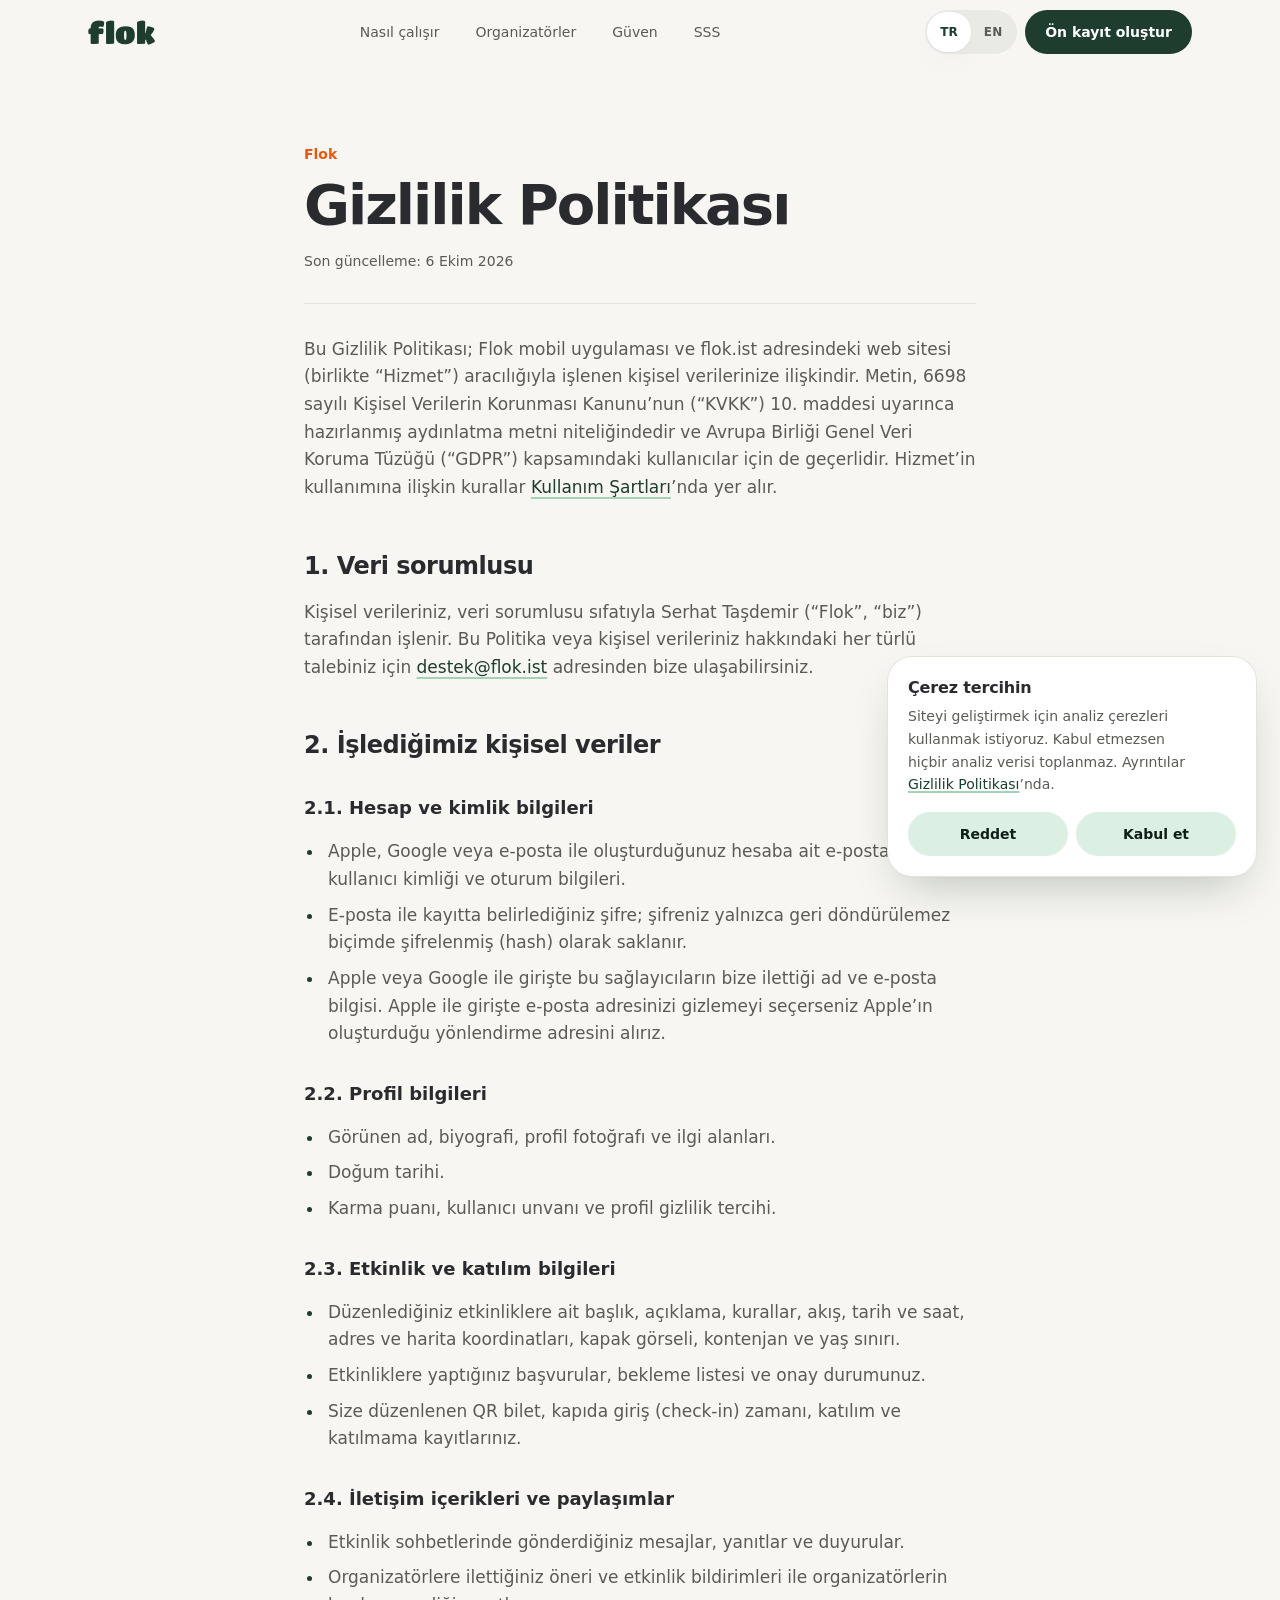
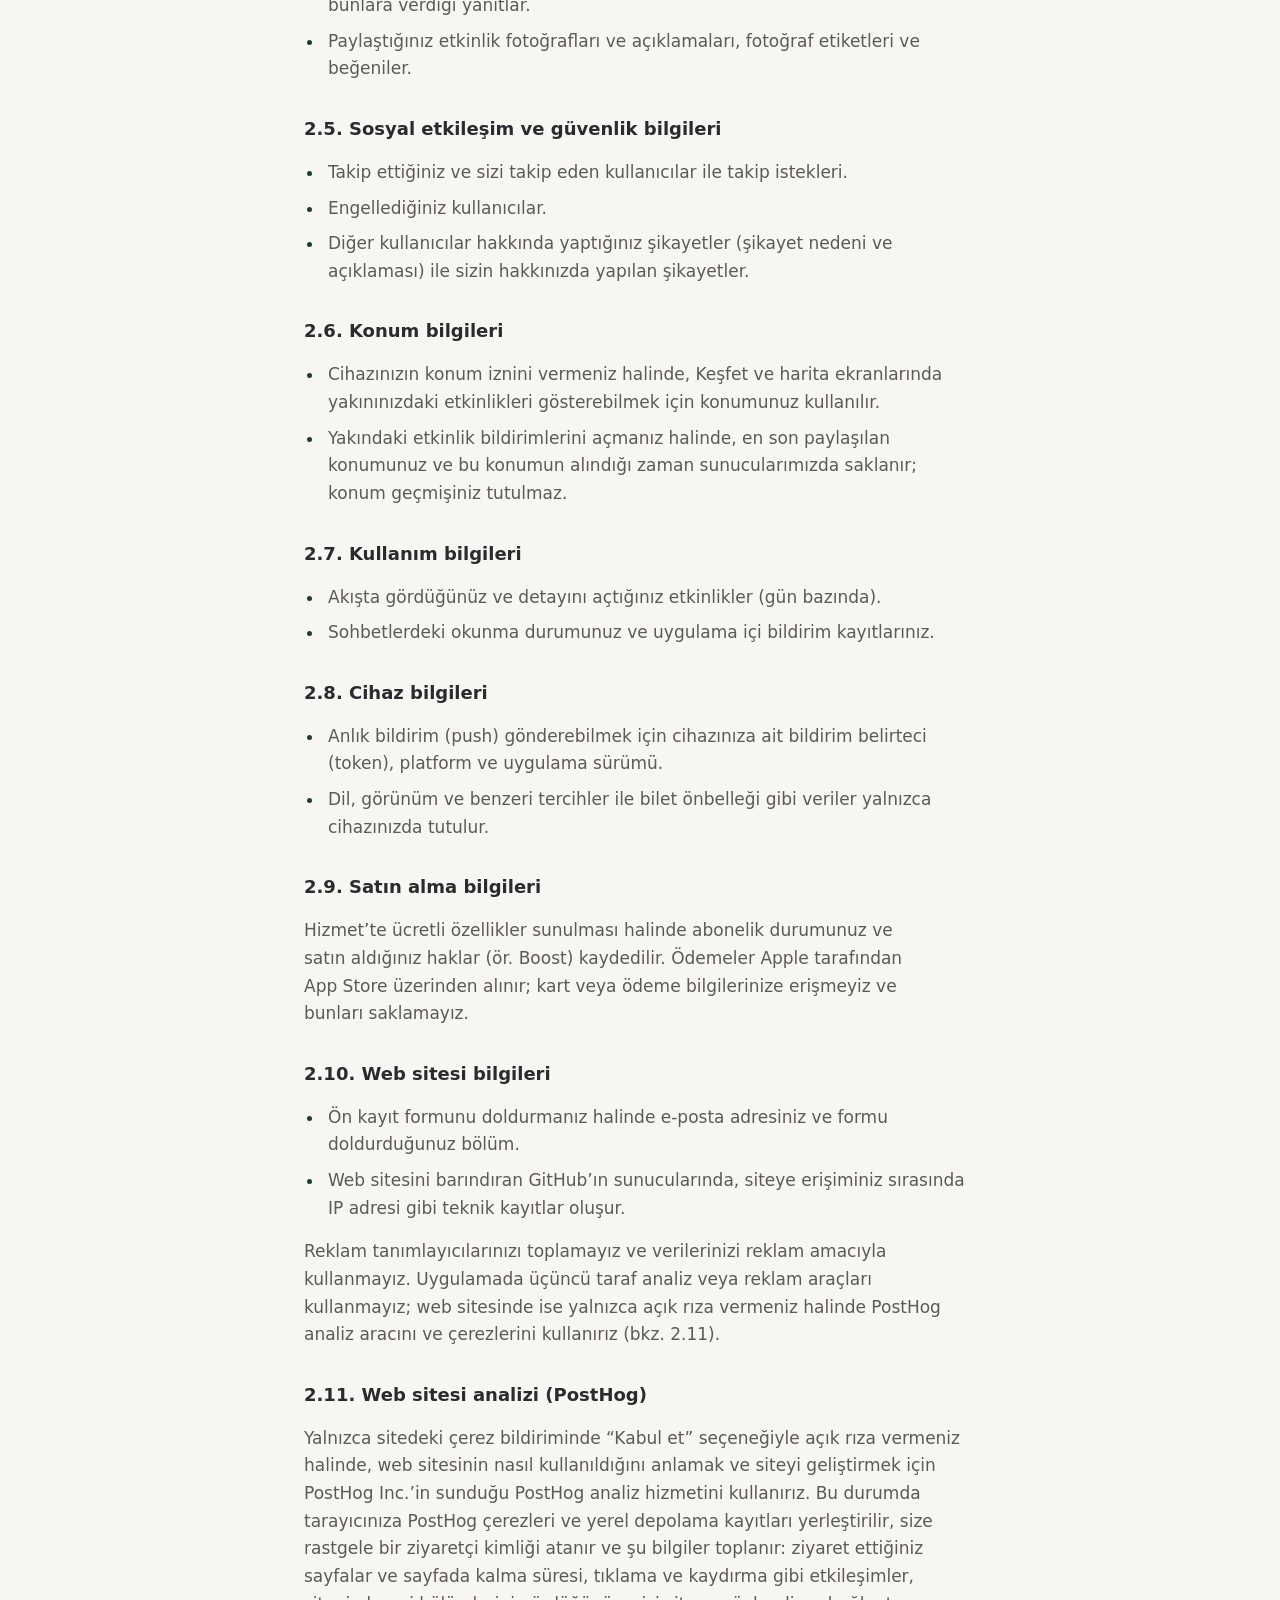
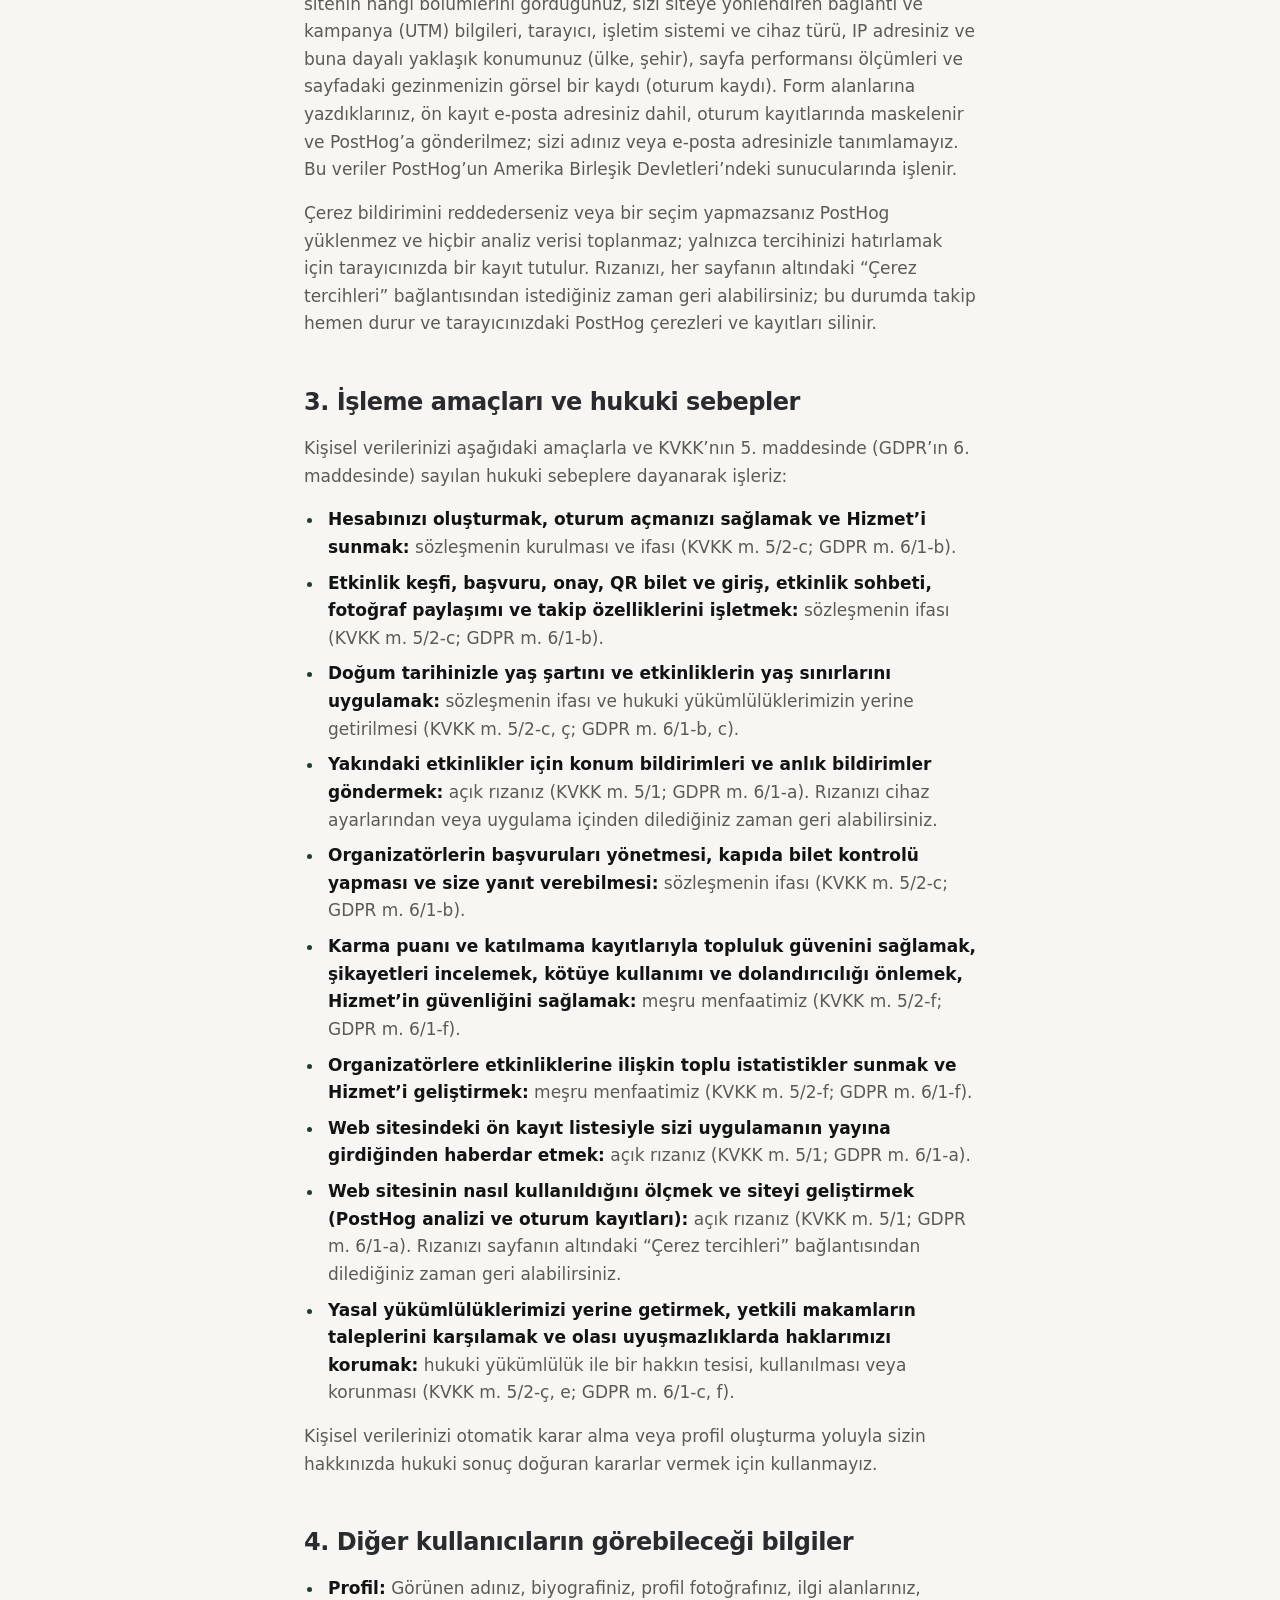
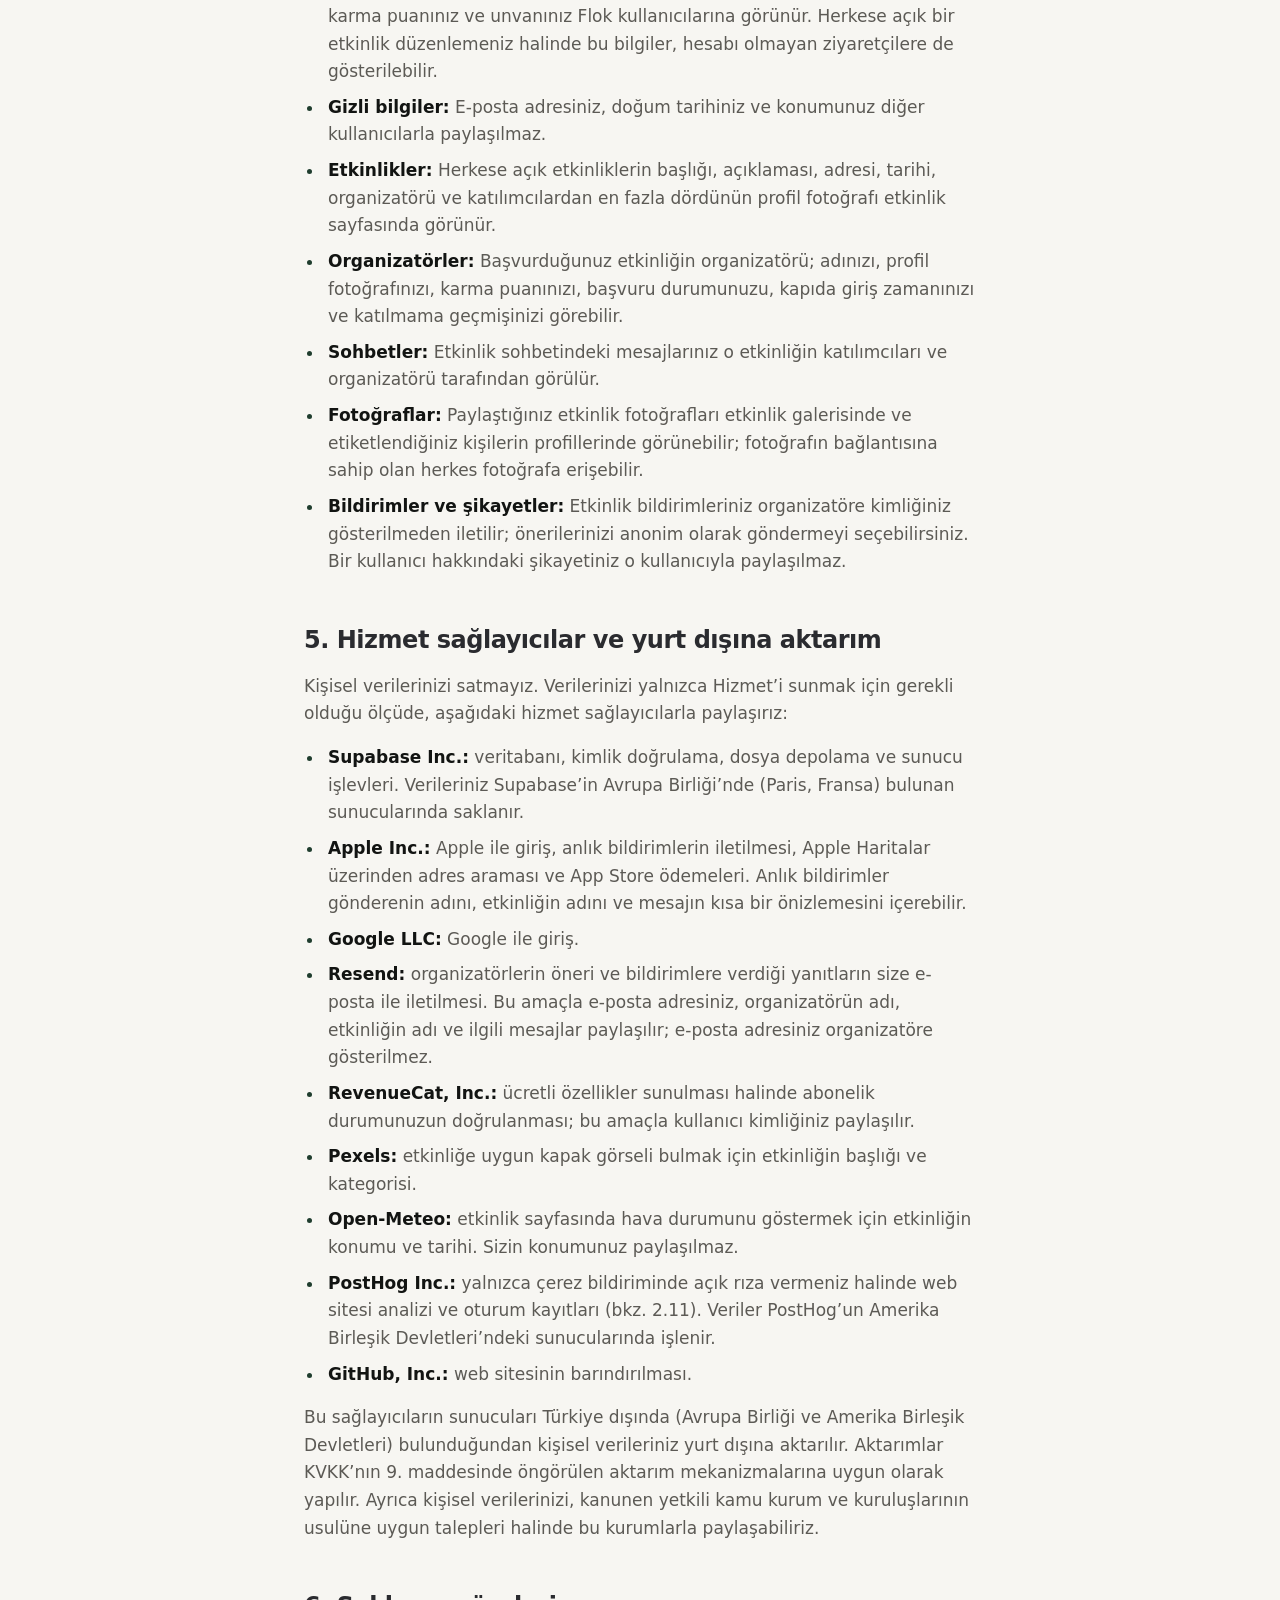
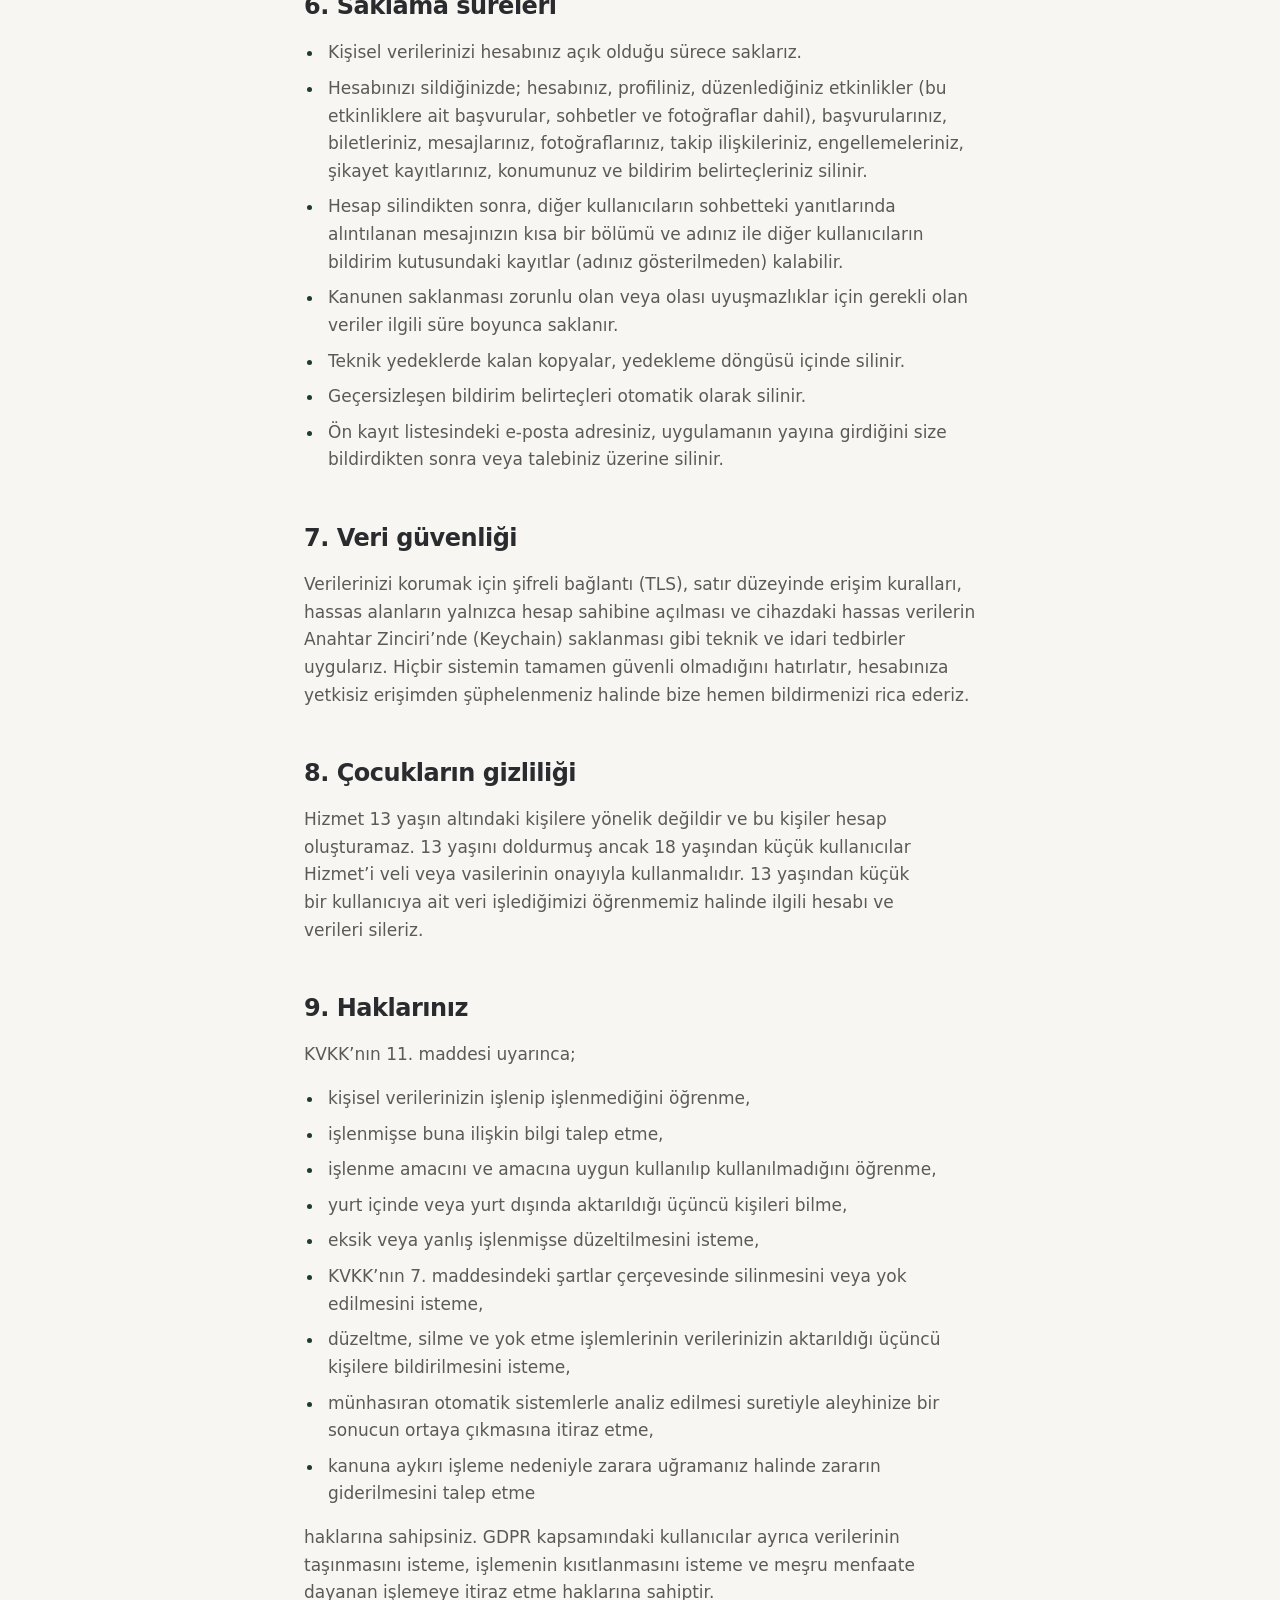
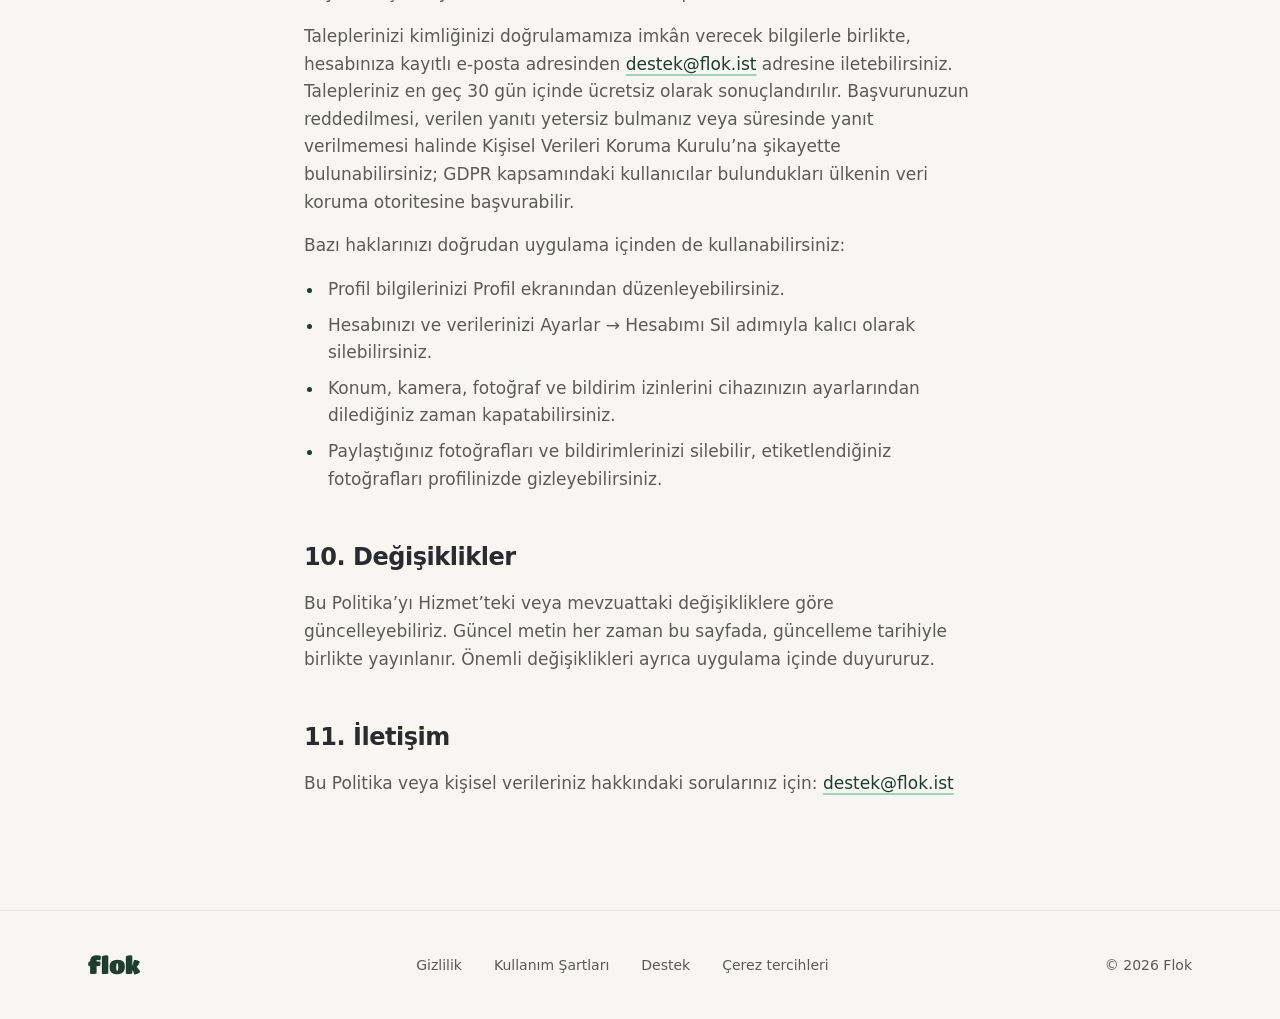
<file: gizlilik/index.html>
<!DOCTYPE html><!--MoIAIzjfDyWXNCICXjpiz--><html lang="tr" class="__variable_50549f"><head><meta charSet="utf-8"/><meta name="viewport" content="width=device-width, initial-scale=1"/><link rel="preload" href="/_next/static/media/bf5c1c0baed5368c-s.p.ttf" as="font" crossorigin="" type="font/ttf"/><link rel="stylesheet" href="/_next/static/css/e920802fcc9d3d7d.css" data-precedence="next"/><link rel="preload" as="script" fetchPriority="low" href="/_next/static/chunks/webpack-2978e4bf24f45c64.js"/><script src="/_next/static/chunks/4bd1b696-c023c6e3521b1417.js" async=""></script><script src="/_next/static/chunks/255-09fb0d129bb12f51.js" async=""></script><script src="/_next/static/chunks/main-app-cf16a5efce6e337d.js" async=""></script><script src="/_next/static/chunks/367-c026583a213e7297.js" async=""></script><script src="/_next/static/chunks/335-5487a4f51c328cde.js" async=""></script><script src="/_next/static/chunks/app/(tr)/layout-aa4aa2809f067d75.js" async=""></script><script src="/_next/static/chunks/14-3f31246df80dedd1.js" async=""></script><script src="/_next/static/chunks/app/(tr)/gizlilik/page-1c1e3175ead488b9.js" async=""></script><meta name="next-size-adjust" content=""/><meta name="theme-color" content="#f7f6f2"/><title>Gizlilik Politikası · Flok</title><meta name="description" content="Flok&#x27;un hangi verileri topladığı, nasıl kullandığı ve haklarınız."/><link rel="canonical" href="https://flok.ist/gizlilik/"/><link rel="alternate" hrefLang="tr" href="https://flok.ist/gizlilik/"/><link rel="alternate" hrefLang="en" href="https://flok.ist/en/privacy/"/><link rel="alternate" hrefLang="x-default" href="https://flok.ist/gizlilik/"/><meta property="og:title" content="Gizlilik Politikası · Flok"/><meta property="og:description" content="Flok&#x27;un hangi verileri topladığı, nasıl kullandığı ve haklarınız."/><meta property="og:url" content="https://flok.ist/gizlilik/"/><meta property="og:site_name" content="Flok"/><meta property="og:locale" content="tr_TR"/><meta property="og:image" content="https://flok.ist/images/og-home.jpg?v=3"/><meta property="og:image:width" content="1200"/><meta property="og:image:height" content="630"/><meta property="og:image:alt" content="Flok: İstanbul&#x27;daki küçük buluşmalar, tek uygulamada."/><meta property="og:locale:alternate" content="en_US"/><meta property="og:type" content="website"/><meta name="twitter:card" content="summary_large_image"/><meta name="twitter:title" content="Gizlilik Politikası · Flok"/><meta name="twitter:description" content="Flok&#x27;un hangi verileri topladığı, nasıl kullandığı ve haklarınız."/><meta name="twitter:image" content="https://flok.ist/images/og-home.jpg?v=3"/><meta name="twitter:image:width" content="1200"/><meta name="twitter:image:height" content="630"/><meta name="twitter:image:alt" content="Flok: İstanbul&#x27;daki küçük buluşmalar, tek uygulamada."/><link rel="icon" href="/favicon.ico" type="image/x-icon" sizes="16x16"/><link rel="icon" href="/icon.png?3fd3f044d276ce29" type="image/png" sizes="512x512"/><link rel="apple-touch-icon" href="/apple-icon.png?17398823839cbad2" type="image/png" sizes="180x180"/><noscript><style>[style*="opacity:0"]{opacity:1!important;filter:none!important;transform:none!important}</style></noscript><script src="/_next/static/chunks/polyfills-42372ed130431b0a.js" noModule=""></script></head><body><div hidden=""><!--$--><!--/$--></div><header class="sticky top-0 z-50 transition-[background-color,box-shadow,backdrop-filter] duration-300 bg-transparent"><div class="mx-auto flex h-16 max-w-6xl items-center justify-between gap-3 px-6"><a aria-label="Flok ana sayfa" class="font-logo text-3xl leading-none text-forest" href="/">flok</a><nav aria-label="Menü" class="hidden items-center gap-1 lg:flex"><a data-ph-event="cta_clicked" data-ph-props="{&quot;button&quot;:&quot;header_nav&quot;,&quot;section&quot;:&quot;header&quot;,&quot;target&quot;:&quot;how_it_works&quot;}" class="inline-flex min-h-11 items-center rounded-full px-4 text-sm font-medium text-mute transition-colors hover:bg-ink/5 hover:text-ink" href="/#nasil">Nasıl çalışır</a><a data-ph-event="cta_clicked" data-ph-props="{&quot;button&quot;:&quot;header_nav&quot;,&quot;section&quot;:&quot;header&quot;,&quot;target&quot;:&quot;organizers&quot;}" class="inline-flex min-h-11 items-center rounded-full px-4 text-sm font-medium text-mute transition-colors hover:bg-ink/5 hover:text-ink" href="/#organizatorler">Organizatörler</a><a data-ph-event="cta_clicked" data-ph-props="{&quot;button&quot;:&quot;header_nav&quot;,&quot;section&quot;:&quot;header&quot;,&quot;target&quot;:&quot;trust&quot;}" class="inline-flex min-h-11 items-center rounded-full px-4 text-sm font-medium text-mute transition-colors hover:bg-ink/5 hover:text-ink" href="/#guven">Güven</a><a data-ph-event="cta_clicked" data-ph-props="{&quot;button&quot;:&quot;header_nav&quot;,&quot;section&quot;:&quot;header&quot;,&quot;target&quot;:&quot;faq&quot;}" class="inline-flex min-h-11 items-center rounded-full px-4 text-sm font-medium text-mute transition-colors hover:bg-ink/5 hover:text-ink" href="/#sss">SSS</a></nav><div class="flex items-center gap-2"><nav aria-label="Dil" class="flex rounded-full bg-ink/5 p-0.5"><span lang="tr" aria-current="true" aria-label="Türkçe" class="grid min-h-10 min-w-11 place-items-center rounded-full px-2.5 font-display text-xs font-bold tracking-wide bg-surface text-forest shadow-soft">TR</span><a lang="en" hrefLang="en" data-ph-event="language_switched" data-ph-props="{&quot;from&quot;:&quot;tr&quot;,&quot;to&quot;:&quot;en&quot;}" aria-label="English" class="grid min-h-10 min-w-11 place-items-center rounded-full px-2.5 font-display text-xs font-bold tracking-wide text-mute transition-colors hover:text-ink" href="/en/privacy/">EN</a></nav><a data-ph-event="cta_clicked" data-ph-props="{&quot;button&quot;:&quot;header_waitlist&quot;,&quot;section&quot;:&quot;header&quot;,&quot;target&quot;:&quot;pre_register&quot;}" class="inline-flex min-h-11 items-center rounded-full bg-forest px-4 font-display text-sm font-semibold whitespace-nowrap text-white transition-[background-color,scale] duration-200 hover:bg-forest-deep active:scale-96 sm:px-5" href="/#on-kayit">Ön kayıt oluştur</a></div></div></header><main id="main" class="px-6 pt-12 pb-24 lg:pt-20"><article class="mx-auto max-w-2xl"><header class="border-b border-line pb-8"><p class="font-display text-sm font-bold text-flame">Flok</p><h1 class="mt-3 text-[clamp(2.25rem,5vw,3.5rem)] leading-[1.05] font-extrabold tracking-[-0.035em]">Gizlilik Politikası</h1><p class="mt-4 text-sm text-mute">Son güncelleme:<!-- --> <!-- -->6 Ekim 2026</p></header><div class="mt-8 text-[1.0625rem] leading-relaxed text-mute"><p class="my-4">Bu Gizlilik Politikası; Flok mobil uygulaması ve flok.ist adresindeki web sitesi (birlikte “Hizmet”) aracılığıyla işlenen kişisel verilerinize ilişkindir. Metin, 6698 sayılı Kişisel Verilerin Korunması Kanunu’nun (“KVKK”) 10. maddesi uyarınca hazırlanmış aydınlatma metni niteliğindedir ve Avrupa Birliği Genel Veri Koruma Tüzüğü (“GDPR”) kapsamındaki kullanıcılar için de geçerlidir. Hizmet’in kullanımına ilişkin kurallar <a class="font-medium text-forest underline decoration-mint decoration-2 underline-offset-4 hover:decoration-forest" href="/kullanim-sartlari/">Kullanım Şartları</a>’nda yer alır.</p><h2 class="mt-12 mb-4 text-2xl leading-snug font-bold tracking-[-0.02em] first:mt-0">1. Veri sorumlusu</h2><p class="my-4">Kişisel verileriniz, veri sorumlusu sıfatıyla Serhat Taşdemir (“Flok”, “biz”) tarafından işlenir. Bu Politika veya kişisel verileriniz hakkındaki her türlü talebiniz için <a href="mailto:destek@flok.ist" class="font-medium text-forest underline decoration-mint decoration-2 underline-offset-4 hover:decoration-forest">destek@flok.ist</a> adresinden bize ulaşabilirsiniz.</p><h2 class="mt-12 mb-4 text-2xl leading-snug font-bold tracking-[-0.02em] first:mt-0">2. İşlediğimiz kişisel veriler</h2><h3 class="mt-8 mb-3 text-lg font-bold">2.1. Hesap ve kimlik bilgileri</h3><ul class="my-4 grid gap-2 pl-5 marker:text-forest [list-style:disc]"><li class="pl-1">Apple, Google veya e-posta ile oluşturduğunuz hesaba ait e-posta adresi, kullanıcı kimliği ve oturum bilgileri.</li><li class="pl-1">E-posta ile kayıtta belirlediğiniz şifre; şifreniz yalnızca geri döndürülemez biçimde şifrelenmiş (hash) olarak saklanır.</li><li class="pl-1">Apple veya Google ile girişte bu sağlayıcıların bize ilettiği ad ve e-posta bilgisi. Apple ile girişte e-posta adresinizi gizlemeyi seçerseniz Apple’ın oluşturduğu yönlendirme adresini alırız.</li></ul><h3 class="mt-8 mb-3 text-lg font-bold">2.2. Profil bilgileri</h3><ul class="my-4 grid gap-2 pl-5 marker:text-forest [list-style:disc]"><li class="pl-1">Görünen ad, biyografi, profil fotoğrafı ve ilgi alanları.</li><li class="pl-1">Doğum tarihi.</li><li class="pl-1">Karma puanı, kullanıcı unvanı ve profil gizlilik tercihi.</li></ul><h3 class="mt-8 mb-3 text-lg font-bold">2.3. Etkinlik ve katılım bilgileri</h3><ul class="my-4 grid gap-2 pl-5 marker:text-forest [list-style:disc]"><li class="pl-1">Düzenlediğiniz etkinliklere ait başlık, açıklama, kurallar, akış, tarih ve saat, adres ve harita koordinatları, kapak görseli, kontenjan ve yaş sınırı.</li><li class="pl-1">Etkinliklere yaptığınız başvurular, bekleme listesi ve onay durumunuz.</li><li class="pl-1">Size düzenlenen QR bilet, kapıda giriş (check-in) zamanı, katılım ve katılmama kayıtlarınız.</li></ul><h3 class="mt-8 mb-3 text-lg font-bold">2.4. İletişim içerikleri ve paylaşımlar</h3><ul class="my-4 grid gap-2 pl-5 marker:text-forest [list-style:disc]"><li class="pl-1">Etkinlik sohbetlerinde gönderdiğiniz mesajlar, yanıtlar ve duyurular.</li><li class="pl-1">Organizatörlere ilettiğiniz öneri ve etkinlik bildirimleri ile organizatörlerin bunlara verdiği yanıtlar.</li><li class="pl-1">Paylaştığınız etkinlik fotoğrafları ve açıklamaları, fotoğraf etiketleri ve beğeniler.</li></ul><h3 class="mt-8 mb-3 text-lg font-bold">2.5. Sosyal etkileşim ve güvenlik bilgileri</h3><ul class="my-4 grid gap-2 pl-5 marker:text-forest [list-style:disc]"><li class="pl-1">Takip ettiğiniz ve sizi takip eden kullanıcılar ile takip istekleri.</li><li class="pl-1">Engellediğiniz kullanıcılar.</li><li class="pl-1">Diğer kullanıcılar hakkında yaptığınız şikayetler (şikayet nedeni ve açıklaması) ile sizin hakkınızda yapılan şikayetler.</li></ul><h3 class="mt-8 mb-3 text-lg font-bold">2.6. Konum bilgileri</h3><ul class="my-4 grid gap-2 pl-5 marker:text-forest [list-style:disc]"><li class="pl-1">Cihazınızın konum iznini vermeniz halinde, Keşfet ve harita ekranlarında yakınınızdaki etkinlikleri gösterebilmek için konumunuz kullanılır.</li><li class="pl-1">Yakındaki etkinlik bildirimlerini açmanız halinde, en son paylaşılan konumunuz ve bu konumun alındığı zaman sunucularımızda saklanır; konum geçmişiniz tutulmaz.</li></ul><h3 class="mt-8 mb-3 text-lg font-bold">2.7. Kullanım bilgileri</h3><ul class="my-4 grid gap-2 pl-5 marker:text-forest [list-style:disc]"><li class="pl-1">Akışta gördüğünüz ve detayını açtığınız etkinlikler (gün bazında).</li><li class="pl-1">Sohbetlerdeki okunma durumunuz ve uygulama içi bildirim kayıtlarınız.</li></ul><h3 class="mt-8 mb-3 text-lg font-bold">2.8. Cihaz bilgileri</h3><ul class="my-4 grid gap-2 pl-5 marker:text-forest [list-style:disc]"><li class="pl-1">Anlık bildirim (push) gönderebilmek için cihazınıza ait bildirim belirteci (token), platform ve uygulama sürümü.</li><li class="pl-1">Dil, görünüm ve benzeri tercihler ile bilet önbelleği gibi veriler yalnızca cihazınızda tutulur.</li></ul><h3 class="mt-8 mb-3 text-lg font-bold">2.9. Satın alma bilgileri</h3><p class="my-4">Hizmet’te ücretli özellikler sunulması halinde abonelik durumunuz ve satın aldığınız haklar (ör. Boost) kaydedilir. Ödemeler Apple tarafından App Store üzerinden alınır; kart veya ödeme bilgilerinize erişmeyiz ve bunları saklamayız.</p><h3 class="mt-8 mb-3 text-lg font-bold">2.10. Web sitesi bilgileri</h3><ul class="my-4 grid gap-2 pl-5 marker:text-forest [list-style:disc]"><li class="pl-1">Ön kayıt formunu doldurmanız halinde e-posta adresiniz ve formu doldurduğunuz bölüm.</li><li class="pl-1">Web sitesini barındıran GitHub’ın sunucularında, siteye erişiminiz sırasında IP adresi gibi teknik kayıtlar oluşur.</li></ul><p class="my-4">Reklam tanımlayıcılarınızı toplamayız ve verilerinizi reklam amacıyla kullanmayız. Uygulamada üçüncü taraf analiz veya reklam araçları kullanmayız; web sitesinde ise yalnızca açık rıza vermeniz halinde PostHog analiz aracını ve çerezlerini kullanırız (bkz. 2.11).</p><h3 class="mt-8 mb-3 text-lg font-bold">2.11. Web sitesi analizi (PostHog)</h3><p class="my-4">Yalnızca sitedeki çerez bildiriminde “Kabul et” seçeneğiyle açık rıza vermeniz halinde, web sitesinin nasıl kullanıldığını anlamak ve siteyi geliştirmek için PostHog Inc.’in sunduğu PostHog analiz hizmetini kullanırız. Bu durumda tarayıcınıza PostHog çerezleri ve yerel depolama kayıtları yerleştirilir, size rastgele bir ziyaretçi kimliği atanır ve şu bilgiler toplanır: ziyaret ettiğiniz sayfalar ve sayfada kalma süresi, tıklama ve kaydırma gibi etkileşimler, sitenin hangi bölümlerini gördüğünüz, sizi siteye yönlendiren bağlantı ve kampanya (UTM) bilgileri, tarayıcı, işletim sistemi ve cihaz türü, IP adresiniz ve buna dayalı yaklaşık konumunuz (ülke, şehir), sayfa performansı ölçümleri ve sayfadaki gezinmenizin görsel bir kaydı (oturum kaydı). Form alanlarına yazdıklarınız, ön kayıt e-posta adresiniz dahil, oturum kayıtlarında maskelenir ve PostHog’a gönderilmez; sizi adınız veya e-posta adresinizle tanımlamayız. Bu veriler PostHog’un Amerika Birleşik Devletleri’ndeki sunucularında işlenir.</p><p class="my-4">Çerez bildirimini reddederseniz veya bir seçim yapmazsanız PostHog yüklenmez ve hiçbir analiz verisi toplanmaz; yalnızca tercihinizi hatırlamak için tarayıcınızda bir kayıt tutulur. Rızanızı, her sayfanın altındaki “Çerez tercihleri” bağlantısından istediğiniz zaman geri alabilirsiniz; bu durumda takip hemen durur ve tarayıcınızdaki PostHog çerezleri ve kayıtları silinir.</p><h2 class="mt-12 mb-4 text-2xl leading-snug font-bold tracking-[-0.02em] first:mt-0">3. İşleme amaçları ve hukuki sebepler</h2><p class="my-4">Kişisel verilerinizi aşağıdaki amaçlarla ve KVKK’nın 5. maddesinde (GDPR’ın 6. maddesinde) sayılan hukuki sebeplere dayanarak işleriz:</p><ul class="my-4 grid gap-2 pl-5 marker:text-forest [list-style:disc]"><li class="pl-1"><strong class="font-semibold text-ink">Hesabınızı oluşturmak, oturum açmanızı sağlamak ve Hizmet’i sunmak:</strong> sözleşmenin kurulması ve ifası (KVKK m. 5/2-c; GDPR m. 6/1-b).</li><li class="pl-1"><strong class="font-semibold text-ink">Etkinlik keşfi, başvuru, onay, QR bilet ve giriş, etkinlik sohbeti, fotoğraf paylaşımı ve takip özelliklerini işletmek:</strong> sözleşmenin ifası (KVKK m. 5/2-c; GDPR m. 6/1-b).</li><li class="pl-1"><strong class="font-semibold text-ink">Doğum tarihinizle yaş şartını ve etkinliklerin yaş sınırlarını uygulamak:</strong> sözleşmenin ifası ve hukuki yükümlülüklerimizin yerine getirilmesi (KVKK m. 5/2-c, ç; GDPR m. 6/1-b, c).</li><li class="pl-1"><strong class="font-semibold text-ink">Yakındaki etkinlikler için konum bildirimleri ve anlık bildirimler göndermek:</strong> açık rızanız (KVKK m. 5/1; GDPR m. 6/1-a). Rızanızı cihaz ayarlarından veya uygulama içinden dilediğiniz zaman geri alabilirsiniz.</li><li class="pl-1"><strong class="font-semibold text-ink">Organizatörlerin başvuruları yönetmesi, kapıda bilet kontrolü yapması ve size yanıt verebilmesi:</strong> sözleşmenin ifası (KVKK m. 5/2-c; GDPR m. 6/1-b).</li><li class="pl-1"><strong class="font-semibold text-ink">Karma puanı ve katılmama kayıtlarıyla topluluk güvenini sağlamak, şikayetleri incelemek, kötüye kullanımı ve dolandırıcılığı önlemek, Hizmet’in güvenliğini sağlamak:</strong> meşru menfaatimiz (KVKK m. 5/2-f; GDPR m. 6/1-f).</li><li class="pl-1"><strong class="font-semibold text-ink">Organizatörlere etkinliklerine ilişkin toplu istatistikler sunmak ve Hizmet’i geliştirmek:</strong> meşru menfaatimiz (KVKK m. 5/2-f; GDPR m. 6/1-f).</li><li class="pl-1"><strong class="font-semibold text-ink">Web sitesindeki ön kayıt listesiyle sizi uygulamanın yayına girdiğinden haberdar etmek:</strong> açık rızanız (KVKK m. 5/1; GDPR m. 6/1-a).</li><li class="pl-1"><strong class="font-semibold text-ink">Web sitesinin nasıl kullanıldığını ölçmek ve siteyi geliştirmek (PostHog analizi ve oturum kayıtları):</strong> açık rızanız (KVKK m. 5/1; GDPR m. 6/1-a). Rızanızı sayfanın altındaki “Çerez tercihleri” bağlantısından dilediğiniz zaman geri alabilirsiniz.</li><li class="pl-1"><strong class="font-semibold text-ink">Yasal yükümlülüklerimizi yerine getirmek, yetkili makamların taleplerini karşılamak ve olası uyuşmazlıklarda haklarımızı korumak:</strong> hukuki yükümlülük ile bir hakkın tesisi, kullanılması veya korunması (KVKK m. 5/2-ç, e; GDPR m. 6/1-c, f).</li></ul><p class="my-4">Kişisel verilerinizi otomatik karar alma veya profil oluşturma yoluyla sizin hakkınızda hukuki sonuç doğuran kararlar vermek için kullanmayız.</p><h2 class="mt-12 mb-4 text-2xl leading-snug font-bold tracking-[-0.02em] first:mt-0">4. Diğer kullanıcıların görebileceği bilgiler</h2><ul class="my-4 grid gap-2 pl-5 marker:text-forest [list-style:disc]"><li class="pl-1"><strong class="font-semibold text-ink">Profil:</strong> Görünen adınız, biyografiniz, profil fotoğrafınız, ilgi alanlarınız, karma puanınız ve unvanınız Flok kullanıcılarına görünür. Herkese açık bir etkinlik düzenlemeniz halinde bu bilgiler, hesabı olmayan ziyaretçilere de gösterilebilir.</li><li class="pl-1"><strong class="font-semibold text-ink">Gizli bilgiler:</strong> E-posta adresiniz, doğum tarihiniz ve konumunuz diğer kullanıcılarla paylaşılmaz.</li><li class="pl-1"><strong class="font-semibold text-ink">Etkinlikler:</strong> Herkese açık etkinliklerin başlığı, açıklaması, adresi, tarihi, organizatörü ve katılımcılardan en fazla dördünün profil fotoğrafı etkinlik sayfasında görünür.</li><li class="pl-1"><strong class="font-semibold text-ink">Organizatörler:</strong> Başvurduğunuz etkinliğin organizatörü; adınızı, profil fotoğrafınızı, karma puanınızı, başvuru durumunuzu, kapıda giriş zamanınızı ve katılmama geçmişinizi görebilir.</li><li class="pl-1"><strong class="font-semibold text-ink">Sohbetler:</strong> Etkinlik sohbetindeki mesajlarınız o etkinliğin katılımcıları ve organizatörü tarafından görülür.</li><li class="pl-1"><strong class="font-semibold text-ink">Fotoğraflar:</strong> Paylaştığınız etkinlik fotoğrafları etkinlik galerisinde ve etiketlendiğiniz kişilerin profillerinde görünebilir; fotoğrafın bağlantısına sahip olan herkes fotoğrafa erişebilir.</li><li class="pl-1"><strong class="font-semibold text-ink">Bildirimler ve şikayetler:</strong> Etkinlik bildirimleriniz organizatöre kimliğiniz gösterilmeden iletilir; önerilerinizi anonim olarak göndermeyi seçebilirsiniz. Bir kullanıcı hakkındaki şikayetiniz o kullanıcıyla paylaşılmaz.</li></ul><h2 class="mt-12 mb-4 text-2xl leading-snug font-bold tracking-[-0.02em] first:mt-0">5. Hizmet sağlayıcılar ve yurt dışına aktarım</h2><p class="my-4">Kişisel verilerinizi satmayız. Verilerinizi yalnızca Hizmet’i sunmak için gerekli olduğu ölçüde, aşağıdaki hizmet sağlayıcılarla paylaşırız:</p><ul class="my-4 grid gap-2 pl-5 marker:text-forest [list-style:disc]"><li class="pl-1"><strong class="font-semibold text-ink">Supabase Inc.:</strong> veritabanı, kimlik doğrulama, dosya depolama ve sunucu işlevleri. Verileriniz Supabase’in Avrupa Birliği’nde (Paris, Fransa) bulunan sunucularında saklanır.</li><li class="pl-1"><strong class="font-semibold text-ink">Apple Inc.:</strong> Apple ile giriş, anlık bildirimlerin iletilmesi, Apple Haritalar üzerinden adres araması ve App Store ödemeleri. Anlık bildirimler gönderenin adını, etkinliğin adını ve mesajın kısa bir önizlemesini içerebilir.</li><li class="pl-1"><strong class="font-semibold text-ink">Google LLC:</strong> Google ile giriş.</li><li class="pl-1"><strong class="font-semibold text-ink">Resend:</strong> organizatörlerin öneri ve bildirimlere verdiği yanıtların size e-posta ile iletilmesi. Bu amaçla e-posta adresiniz, organizatörün adı, etkinliğin adı ve ilgili mesajlar paylaşılır; e-posta adresiniz organizatöre gösterilmez.</li><li class="pl-1"><strong class="font-semibold text-ink">RevenueCat, Inc.:</strong> ücretli özellikler sunulması halinde abonelik durumunuzun doğrulanması; bu amaçla kullanıcı kimliğiniz paylaşılır.</li><li class="pl-1"><strong class="font-semibold text-ink">Pexels:</strong> etkinliğe uygun kapak görseli bulmak için etkinliğin başlığı ve kategorisi.</li><li class="pl-1"><strong class="font-semibold text-ink">Open-Meteo:</strong> etkinlik sayfasında hava durumunu göstermek için etkinliğin konumu ve tarihi. Sizin konumunuz paylaşılmaz.</li><li class="pl-1"><strong class="font-semibold text-ink">PostHog Inc.:</strong> yalnızca çerez bildiriminde açık rıza vermeniz halinde web sitesi analizi ve oturum kayıtları (bkz. 2.11). Veriler PostHog’un Amerika Birleşik Devletleri’ndeki sunucularında işlenir.</li><li class="pl-1"><strong class="font-semibold text-ink">GitHub, Inc.:</strong> web sitesinin barındırılması.</li></ul><p class="my-4">Bu sağlayıcıların sunucuları Türkiye dışında (Avrupa Birliği ve Amerika Birleşik Devletleri) bulunduğundan kişisel verileriniz yurt dışına aktarılır. Aktarımlar KVKK’nın 9. maddesinde öngörülen aktarım mekanizmalarına uygun olarak yapılır. Ayrıca kişisel verilerinizi, kanunen yetkili kamu kurum ve kuruluşlarının usulüne uygun talepleri halinde bu kurumlarla paylaşabiliriz.</p><h2 class="mt-12 mb-4 text-2xl leading-snug font-bold tracking-[-0.02em] first:mt-0">6. Saklama süreleri</h2><ul class="my-4 grid gap-2 pl-5 marker:text-forest [list-style:disc]"><li class="pl-1">Kişisel verilerinizi hesabınız açık olduğu sürece saklarız.</li><li class="pl-1">Hesabınızı sildiğinizde; hesabınız, profiliniz, düzenlediğiniz etkinlikler (bu etkinliklere ait başvurular, sohbetler ve fotoğraflar dahil), başvurularınız, biletleriniz, mesajlarınız, fotoğraflarınız, takip ilişkileriniz, engellemeleriniz, şikayet kayıtlarınız, konumunuz ve bildirim belirteçleriniz silinir.</li><li class="pl-1">Hesap silindikten sonra, diğer kullanıcıların sohbetteki yanıtlarında alıntılanan mesajınızın kısa bir bölümü ve adınız ile diğer kullanıcıların bildirim kutusundaki kayıtlar (adınız gösterilmeden) kalabilir.</li><li class="pl-1">Kanunen saklanması zorunlu olan veya olası uyuşmazlıklar için gerekli olan veriler ilgili süre boyunca saklanır.</li><li class="pl-1">Teknik yedeklerde kalan kopyalar, yedekleme döngüsü içinde silinir.</li><li class="pl-1">Geçersizleşen bildirim belirteçleri otomatik olarak silinir.</li><li class="pl-1">Ön kayıt listesindeki e-posta adresiniz, uygulamanın yayına girdiğini size bildirdikten sonra veya talebiniz üzerine silinir.</li></ul><h2 class="mt-12 mb-4 text-2xl leading-snug font-bold tracking-[-0.02em] first:mt-0">7. Veri güvenliği</h2><p class="my-4">Verilerinizi korumak için şifreli bağlantı (TLS), satır düzeyinde erişim kuralları, hassas alanların yalnızca hesap sahibine açılması ve cihazdaki hassas verilerin Anahtar Zinciri’nde (Keychain) saklanması gibi teknik ve idari tedbirler uygularız. Hiçbir sistemin tamamen güvenli olmadığını hatırlatır, hesabınıza yetkisiz erişimden şüphelenmeniz halinde bize hemen bildirmenizi rica ederiz.</p><h2 class="mt-12 mb-4 text-2xl leading-snug font-bold tracking-[-0.02em] first:mt-0">8. Çocukların gizliliği</h2><p class="my-4">Hizmet 13 yaşın altındaki kişilere yönelik değildir ve bu kişiler hesap oluşturamaz. 13 yaşını doldurmuş ancak 18 yaşından küçük kullanıcılar Hizmet’i veli veya vasilerinin onayıyla kullanmalıdır. 13 yaşından küçük bir kullanıcıya ait veri işlediğimizi öğrenmemiz halinde ilgili hesabı ve verileri sileriz.</p><h2 class="mt-12 mb-4 text-2xl leading-snug font-bold tracking-[-0.02em] first:mt-0">9. Haklarınız</h2><p class="my-4">KVKK’nın 11. maddesi uyarınca;</p><ul class="my-4 grid gap-2 pl-5 marker:text-forest [list-style:disc]"><li class="pl-1">kişisel verilerinizin işlenip işlenmediğini öğrenme,</li><li class="pl-1">işlenmişse buna ilişkin bilgi talep etme,</li><li class="pl-1">işlenme amacını ve amacına uygun kullanılıp kullanılmadığını öğrenme,</li><li class="pl-1">yurt içinde veya yurt dışında aktarıldığı üçüncü kişileri bilme,</li><li class="pl-1">eksik veya yanlış işlenmişse düzeltilmesini isteme,</li><li class="pl-1">KVKK’nın 7. maddesindeki şartlar çerçevesinde silinmesini veya yok edilmesini isteme,</li><li class="pl-1">düzeltme, silme ve yok etme işlemlerinin verilerinizin aktarıldığı üçüncü kişilere bildirilmesini isteme,</li><li class="pl-1">münhasıran otomatik sistemlerle analiz edilmesi suretiyle aleyhinize bir sonucun ortaya çıkmasına itiraz etme,</li><li class="pl-1">kanuna aykırı işleme nedeniyle zarara uğramanız halinde zararın giderilmesini talep etme</li></ul><p class="my-4">haklarına sahipsiniz. GDPR kapsamındaki kullanıcılar ayrıca verilerinin taşınmasını isteme, işlemenin kısıtlanmasını isteme ve meşru menfaate dayanan işlemeye itiraz etme haklarına sahiptir.</p><p class="my-4">Taleplerinizi kimliğinizi doğrulamamıza imkân verecek bilgilerle birlikte, hesabınıza kayıtlı e-posta adresinden <a href="mailto:destek@flok.ist" class="font-medium text-forest underline decoration-mint decoration-2 underline-offset-4 hover:decoration-forest">destek@flok.ist</a> adresine iletebilirsiniz. Talepleriniz en geç 30 gün içinde ücretsiz olarak sonuçlandırılır. Başvurunuzun reddedilmesi, verilen yanıtı yetersiz bulmanız veya süresinde yanıt verilmemesi halinde Kişisel Verileri Koruma Kurulu’na şikayette bulunabilirsiniz; GDPR kapsamındaki kullanıcılar bulundukları ülkenin veri koruma otoritesine başvurabilir.</p><p class="my-4">Bazı haklarınızı doğrudan uygulama içinden de kullanabilirsiniz:</p><ul class="my-4 grid gap-2 pl-5 marker:text-forest [list-style:disc]"><li class="pl-1">Profil bilgilerinizi Profil ekranından düzenleyebilirsiniz.</li><li class="pl-1">Hesabınızı ve verilerinizi Ayarlar → Hesabımı Sil adımıyla kalıcı olarak silebilirsiniz.</li><li class="pl-1">Konum, kamera, fotoğraf ve bildirim izinlerini cihazınızın ayarlarından dilediğiniz zaman kapatabilirsiniz.</li><li class="pl-1">Paylaştığınız fotoğrafları ve bildirimlerinizi silebilir, etiketlendiğiniz fotoğrafları profilinizde gizleyebilirsiniz.</li></ul><h2 class="mt-12 mb-4 text-2xl leading-snug font-bold tracking-[-0.02em] first:mt-0">10. Değişiklikler</h2><p class="my-4">Bu Politika’yı Hizmet’teki veya mevzuattaki değişikliklere göre güncelleyebiliriz. Güncel metin her zaman bu sayfada, güncelleme tarihiyle birlikte yayınlanır. Önemli değişiklikleri ayrıca uygulama içinde duyururuz.</p><h2 class="mt-12 mb-4 text-2xl leading-snug font-bold tracking-[-0.02em] first:mt-0">11. İletişim</h2><p class="my-4">Bu Politika veya kişisel verileriniz hakkındaki sorularınız için: <a href="mailto:destek@flok.ist" class="font-medium text-forest underline decoration-mint decoration-2 underline-offset-4 hover:decoration-forest">destek@flok.ist</a></p></div></article></main><footer class="border-t border-line"><div class="mx-auto flex max-w-6xl flex-col items-center gap-4 px-6 py-8 sm:flex-row sm:justify-between"><a aria-label="Flok ana sayfa" class="font-logo text-2xl leading-none text-forest" href="/">flok</a><nav aria-label="Yasal" class="flex flex-wrap justify-center gap-2"><a class="inline-flex min-h-11 items-center rounded-full px-3 text-sm text-mute transition-colors hover:text-ink" href="/gizlilik/">Gizlilik</a><a class="inline-flex min-h-11 items-center rounded-full px-3 text-sm text-mute transition-colors hover:text-ink" href="/kullanim-sartlari/">Kullanım Şartları</a><a class="inline-flex min-h-11 items-center rounded-full px-3 text-sm text-mute transition-colors hover:text-ink" href="/destek/">Destek</a><button type="button" class="inline-flex min-h-11 items-center rounded-full px-3 text-sm text-mute transition-colors hover:text-ink cursor-pointer">Çerez tercihleri</button></nav><p class="text-sm text-mute">© <!-- -->2026<!-- --> Flok</p></div></footer><!--$--><!--/$--><script src="/_next/static/chunks/webpack-2978e4bf24f45c64.js" id="_R_" async=""></script><script>(self.__next_f=self.__next_f||[]).push([0])</script><script>self.__next_f.push([1,"1:\"$Sreact.fragment\"\n2:I[9766,[],\"\"]\n3:I[8924,[],\"\"]\n4:I[2262,[\"367\",\"static/chunks/367-c026583a213e7297.js\",\"335\",\"static/chunks/335-5487a4f51c328cde.js\",\"697\",\"static/chunks/app/(tr)/layout-aa4aa2809f067d75.js\"],\"Analytics\"]\n6:I[4431,[],\"OutletBoundary\"]\n8:I[5278,[],\"AsyncMetadataOutlet\"]\na:I[4431,[],\"ViewportBoundary\"]\nc:I[4431,[],\"MetadataBoundary\"]\nd:\"$Sreact.suspense\"\nf:I[7150,[],\"\"]\n:HL[\"/_next/static/media/bf5c1c0baed5368c-s.p.ttf\",\"font\",{\"crossOrigin\":\"\",\"type\":\"font/ttf\"}]\n:HL[\"/_next/static/css/e920802fcc9d3d7d.css\",\"style\"]\n"])</script><script>self.__next_f.push([1,"0:{\"P\":null,\"b\":\"MoIAIzjfDyWXNCICXjpiz\",\"p\":\"\",\"c\":[\"\",\"gizlilik\",\"\"],\"i\":false,\"f\":[[[\"\",{\"children\":[\"(tr)\",{\"children\":[\"gizlilik\",{\"children\":[\"__PAGE__\",{}]}]},\"$undefined\",\"$undefined\",true]}],[\"\",[\"$\",\"$1\",\"c\",{\"children\":[null,[\"$\",\"$L2\",null,{\"parallelRouterKey\":\"children\",\"error\":\"$undefined\",\"errorStyles\":\"$undefined\",\"errorScripts\":\"$undefined\",\"template\":[\"$\",\"$L3\",null,{}],\"templateStyles\":\"$undefined\",\"templateScripts\":\"$undefined\",\"notFound\":[[[\"$\",\"title\",null,{\"children\":\"404: This page could not be found.\"}],[\"$\",\"div\",null,{\"style\":{\"fontFamily\":\"system-ui,\\\"Segoe UI\\\",Roboto,Helvetica,Arial,sans-serif,\\\"Apple Color Emoji\\\",\\\"Segoe UI Emoji\\\"\",\"height\":\"100vh\",\"textAlign\":\"center\",\"display\":\"flex\",\"flexDirection\":\"column\",\"alignItems\":\"center\",\"justifyContent\":\"center\"},\"children\":[\"$\",\"div\",null,{\"children\":[[\"$\",\"style\",null,{\"dangerouslySetInnerHTML\":{\"__html\":\"body{color:#000;background:#fff;margin:0}.next-error-h1{border-right:1px solid rgba(0,0,0,.3)}@media (prefers-color-scheme:dark){body{color:#fff;background:#000}.next-error-h1{border-right:1px solid rgba(255,255,255,.3)}}\"}}],[\"$\",\"h1\",null,{\"className\":\"next-error-h1\",\"style\":{\"display\":\"inline-block\",\"margin\":\"0 20px 0 0\",\"padding\":\"0 23px 0 0\",\"fontSize\":24,\"fontWeight\":500,\"verticalAlign\":\"top\",\"lineHeight\":\"49px\"},\"children\":404}],[\"$\",\"div\",null,{\"style\":{\"display\":\"inline-block\"},\"children\":[\"$\",\"h2\",null,{\"style\":{\"fontSize\":14,\"fontWeight\":400,\"lineHeight\":\"49px\",\"margin\":0},\"children\":\"This page could not be found.\"}]}]]}]}]],[]],\"forbidden\":\"$undefined\",\"unauthorized\":\"$undefined\"}]]}],{\"children\":[\"(tr)\",[\"$\",\"$1\",\"c\",{\"children\":[[[\"$\",\"link\",\"0\",{\"rel\":\"stylesheet\",\"href\":\"/_next/static/css/e920802fcc9d3d7d.css\",\"precedence\":\"next\",\"crossOrigin\":\"$undefined\",\"nonce\":\"$undefined\"}]],[\"$\",\"html\",null,{\"lang\":\"tr\",\"className\":\"__variable_50549f\",\"children\":[[\"$\",\"head\",null,{\"children\":[\"$\",\"noscript\",null,{\"children\":[\"$\",\"style\",null,{\"children\":\"[style*=\\\"opacity:0\\\"]{opacity:1!important;filter:none!important;transform:none!important}\"}]}]}],[\"$\",\"body\",null,{\"children\":[[\"$\",\"$L4\",null,{\"locale\":\"tr\",\"copy\":{\"title\":\"Çerez tercihin\",\"bodyBefore\":\"Siteyi geliştirmek için analiz çerezleri kullanmak istiyoruz. Kabul etmezsen hiçbir analiz verisi toplanmaz. Ayrıntılar \",\"link\":\"Gizlilik Politikası\",\"bodyAfter\":\"’nda.\",\"accept\":\"Kabul et\",\"decline\":\"Reddet\"},\"privacyHref\":\"/gizlilik/\",\"sections\":{\"top\":\"hero\",\"nasil\":\"how_it_works\",\"organizatorler\":\"organizers\",\"guven\":\"trust\",\"kategoriler\":\"categories\",\"etkinlik-gunu\":\"event_day\",\"anilar\":\"memories\",\"sss\":\"faq\",\"on-kayit\":\"pre_register\"}}],[\"$\",\"$L2\",null,{\"parallelRouterKey\":\"children\",\"error\":\"$undefined\",\"errorStyles\":\"$undefined\",\"errorScripts\":\"$undefined\",\"template\":[\"$\",\"$L3\",null,{}],\"templateStyles\":\"$undefined\",\"templateScripts\":\"$undefined\",\"notFound\":[[[\"$\",\"title\",null,{\"children\":\"404: This page could not be found.\"}],[\"$\",\"div\",null,{\"style\":\"$0:f:0:1:1:props:children:1:props:notFound:0:1:props:style\",\"children\":[\"$\",\"div\",null,{\"children\":[[\"$\",\"style\",null,{\"dangerouslySetInnerHTML\":{\"__html\":\"body{color:#000;background:#fff;margin:0}.next-error-h1{border-right:1px solid rgba(0,0,0,.3)}@media (prefers-color-scheme:dark){body{color:#fff;background:#000}.next-error-h1{border-right:1px solid rgba(255,255,255,.3)}}\"}}],[\"$\",\"h1\",null,{\"className\":\"next-error-h1\",\"style\":\"$0:f:0:1:1:props:children:1:props:notFound:0:1:props:children:props:children:1:props:style\",\"children\":404}],[\"$\",\"div\",null,{\"style\":\"$0:f:0:1:1:props:children:1:props:notFound:0:1:props:children:props:children:2:props:style\",\"children\":[\"$\",\"h2\",null,{\"style\":\"$0:f:0:1:1:props:children:1:props:notFound:0:1:props:children:props:children:2:props:children:props:style\",\"children\":\"This page could not be found.\"}]}]]}]}]],[]],\"forbidden\":\"$undefined\",\"unauthorized\":\"$undefined\"}]]}]]}]]}],{\"children\":[\"gizlilik\",[\"$\",\"$1\",\"c\",{\"children\":[null,[\"$\",\"$L2\",null,{\"parallelRouterKey\":\"children\",\"error\":\"$undefined\",\"errorStyles\":\"$undefined\",\"errorScripts\":\"$undefined\",\"template\":[\"$\",\"$L3\",null,{}],\"templateStyles\":\"$undefined\",\"templateScripts\":\"$undefined\",\"notFound\":\"$undefined\",\"forbidden\":\"$undefined\",\"unauthorized\":\"$undefined\"}]]}],{\"children\":[\"__PAGE__\",[\"$\",\"$1\",\"c\",{\"children\":[\"$L5\",null,[\"$\",\"$L6\",null,{\"children\":[\"$L7\",[\"$\",\"$L8\",null,{\"promise\":\"$@9\"}]]}]]}],{},null,false]},null,false]},null,false]},null,false],[\"$\",\"$1\",\"h\",{\"children\":[null,[[\"$\",\"$La\",null,{\"children\":\"$Lb\"}],[\"$\",\"meta\",null,{\"name\":\"next-size-adjust\",\"content\":\"\"}]],[\"$\",\"$Lc\",null,{\"children\":[\"$\",\"div\",null,{\"hidden\":true,\"children\":[\"$\",\"$d\",null,{\"fallback\":null,\"children\":\"$Le\"}]}]}]]}],false]],\"m\":\"$undefined\",\"G\":[\"$f\",[]],\"s\":false,\"S\":true}\n"])</script><script>self.__next_f.push([1,"b:[[\"$\",\"meta\",\"0\",{\"charSet\":\"utf-8\"}],[\"$\",\"meta\",\"1\",{\"name\":\"viewport\",\"content\":\"width=device-width, initial-scale=1\"}],[\"$\",\"meta\",\"2\",{\"name\":\"theme-color\",\"content\":\"#f7f6f2\"}]]\n7:null\n"])</script><script>self.__next_f.push([1,"10:I[622,[],\"IconMark\"]\n"])</script><script>self.__next_f.push([1,"9:{\"metadata\":[[\"$\",\"title\",\"0\",{\"children\":\"Gizlilik Politikası · Flok\"}],[\"$\",\"meta\",\"1\",{\"name\":\"description\",\"content\":\"Flok'un hangi verileri topladığı, nasıl kullandığı ve haklarınız.\"}],[\"$\",\"link\",\"2\",{\"rel\":\"canonical\",\"href\":\"https://flok.ist/gizlilik/\"}],[\"$\",\"link\",\"3\",{\"rel\":\"alternate\",\"hrefLang\":\"tr\",\"href\":\"https://flok.ist/gizlilik/\"}],[\"$\",\"link\",\"4\",{\"rel\":\"alternate\",\"hrefLang\":\"en\",\"href\":\"https://flok.ist/en/privacy/\"}],[\"$\",\"link\",\"5\",{\"rel\":\"alternate\",\"hrefLang\":\"x-default\",\"href\":\"https://flok.ist/gizlilik/\"}],[\"$\",\"meta\",\"6\",{\"property\":\"og:title\",\"content\":\"Gizlilik Politikası · Flok\"}],[\"$\",\"meta\",\"7\",{\"property\":\"og:description\",\"content\":\"Flok'un hangi verileri topladığı, nasıl kullandığı ve haklarınız.\"}],[\"$\",\"meta\",\"8\",{\"property\":\"og:url\",\"content\":\"https://flok.ist/gizlilik/\"}],[\"$\",\"meta\",\"9\",{\"property\":\"og:site_name\",\"content\":\"Flok\"}],[\"$\",\"meta\",\"10\",{\"property\":\"og:locale\",\"content\":\"tr_TR\"}],[\"$\",\"meta\",\"11\",{\"property\":\"og:image\",\"content\":\"https://flok.ist/images/og-home.jpg?v=3\"}],[\"$\",\"meta\",\"12\",{\"property\":\"og:image:width\",\"content\":\"1200\"}],[\"$\",\"meta\",\"13\",{\"property\":\"og:image:height\",\"content\":\"630\"}],[\"$\",\"meta\",\"14\",{\"property\":\"og:image:alt\",\"content\":\"Flok: İstanbul'daki küçük buluşmalar, tek uygulamada.\"}],[\"$\",\"meta\",\"15\",{\"property\":\"og:locale:alternate\",\"content\":\"en_US\"}],[\"$\",\"meta\",\"16\",{\"property\":\"og:type\",\"content\":\"website\"}],[\"$\",\"meta\",\"17\",{\"name\":\"twitter:card\",\"content\":\"summary_large_image\"}],[\"$\",\"meta\",\"18\",{\"name\":\"twitter:title\",\"content\":\"Gizlilik Politikası · Flok\"}],[\"$\",\"meta\",\"19\",{\"name\":\"twitter:description\",\"content\":\"Flok'un hangi verileri topladığı, nasıl kullandığı ve haklarınız.\"}],[\"$\",\"meta\",\"20\",{\"name\":\"twitter:image\",\"content\":\"https://flok.ist/images/og-home.jpg?v=3\"}],[\"$\",\"meta\",\"21\",{\"name\":\"twitter:image:width\",\"content\":\"1200\"}],[\"$\",\"meta\",\"22\",{\"name\":\"twitter:image:height\",\"content\":\"630\"}],[\"$\",\"meta\",\"23\",{\"name\":\"twitter:image:alt\",\"content\":\"Flok: İstanbul'daki küçük buluşmalar, tek uygulamada.\"}],[\"$\",\"link\",\"24\",{\"rel\":\"icon\",\"href\":\"/favicon.ico\",\"type\":\"image/x-icon\",\"sizes\":\"16x16\"}],[\"$\",\"link\",\"25\",{\"rel\":\"icon\",\"href\":\"/icon.png?3fd3f044d276ce29\",\"type\":\"image/png\",\"sizes\":\"512x512\"}],[\"$\",\"link\",\"26\",{\"rel\":\"apple-touch-icon\",\"href\":\"/apple-icon.png?17398823839cbad2\",\"type\":\"image/png\",\"sizes\":\"180x180\"}],[\"$\",\"$L10\",\"27\",{}]],\"error\":null,\"digest\":\"$undefined\"}\n"])</script><script>self.__next_f.push([1,"e:\"$9:metadata\"\n"])</script><script>self.__next_f.push([1,"11:I[5755,[\"367\",\"static/chunks/367-c026583a213e7297.js\",\"14\",\"static/chunks/14-3f31246df80dedd1.js\",\"368\",\"static/chunks/app/(tr)/gizlilik/page-1c1e3175ead488b9.js\"],\"StickyHeader\"]\n12:I[2619,[\"367\",\"static/chunks/367-c026583a213e7297.js\",\"14\",\"static/chunks/14-3f31246df80dedd1.js\",\"368\",\"static/chunks/app/(tr)/gizlilik/page-1c1e3175ead488b9.js\"],\"\"]\n"])</script><script>self.__next_f.push([1,"5:[[\"$\",\"$L11\",null,{\"children\":[\"$\",\"div\",null,{\"className\":\"mx-auto flex h-16 max-w-6xl items-center justify-between gap-3 px-6\",\"children\":[[\"$\",\"$L12\",null,{\"href\":\"/\",\"aria-label\":\"Flok ana sayfa\",\"className\":\"font-logo text-3xl leading-none text-forest\",\"children\":\"flok\"}],[\"$\",\"nav\",null,{\"aria-label\":\"Menü\",\"className\":\"hidden items-center gap-1 lg:flex\",\"children\":[[\"$\",\"$L12\",\"nasil\",{\"href\":\"/#nasil\",\"data-ph-event\":\"cta_clicked\",\"data-ph-props\":\"{\\\"button\\\":\\\"header_nav\\\",\\\"section\\\":\\\"header\\\",\\\"target\\\":\\\"how_it_works\\\"}\",\"className\":\"inline-flex min-h-11 items-center rounded-full px-4 text-sm font-medium text-mute transition-colors hover:bg-ink/5 hover:text-ink\",\"children\":\"Nasıl çalışır\"}],[\"$\",\"$L12\",\"organizatorler\",{\"href\":\"/#organizatorler\",\"data-ph-event\":\"cta_clicked\",\"data-ph-props\":\"{\\\"button\\\":\\\"header_nav\\\",\\\"section\\\":\\\"header\\\",\\\"target\\\":\\\"organizers\\\"}\",\"className\":\"inline-flex min-h-11 items-center rounded-full px-4 text-sm font-medium text-mute transition-colors hover:bg-ink/5 hover:text-ink\",\"children\":\"Organizatörler\"}],[\"$\",\"$L12\",\"guven\",{\"href\":\"/#guven\",\"data-ph-event\":\"cta_clicked\",\"data-ph-props\":\"{\\\"button\\\":\\\"header_nav\\\",\\\"section\\\":\\\"header\\\",\\\"target\\\":\\\"trust\\\"}\",\"className\":\"inline-flex min-h-11 items-center rounded-full px-4 text-sm font-medium text-mute transition-colors hover:bg-ink/5 hover:text-ink\",\"children\":\"Güven\"}],[\"$\",\"$L12\",\"sss\",{\"href\":\"/#sss\",\"data-ph-event\":\"cta_clicked\",\"data-ph-props\":\"{\\\"button\\\":\\\"header_nav\\\",\\\"section\\\":\\\"header\\\",\\\"target\\\":\\\"faq\\\"}\",\"className\":\"inline-flex min-h-11 items-center rounded-full px-4 text-sm font-medium text-mute transition-colors hover:bg-ink/5 hover:text-ink\",\"children\":\"SSS\"}]]}],[\"$\",\"div\",null,{\"className\":\"flex items-center gap-2\",\"children\":[[\"$\",\"nav\",null,{\"aria-label\":\"Dil\",\"className\":\"flex rounded-full bg-ink/5 p-0.5\",\"children\":[[\"$\",\"span\",\"tr\",{\"lang\":\"tr\",\"aria-current\":\"true\",\"aria-label\":\"Türkçe\",\"className\":\"grid min-h-10 min-w-11 place-items-center rounded-full px-2.5 font-display text-xs font-bold tracking-wide bg-surface text-forest shadow-soft\",\"children\":\"TR\"}],[\"$\",\"$L12\",\"en\",{\"href\":\"/en/privacy/\",\"lang\":\"en\",\"hrefLang\":\"en\",\"data-ph-event\":\"language_switched\",\"data-ph-props\":\"{\\\"from\\\":\\\"tr\\\",\\\"to\\\":\\\"en\\\"}\",\"aria-label\":\"English\",\"className\":\"grid min-h-10 min-w-11 place-items-center rounded-full px-2.5 font-display text-xs font-bold tracking-wide text-mute transition-colors hover:text-ink\",\"children\":\"EN\"}]]}],[\"$\",\"$L12\",null,{\"href\":\"/#on-kayit\",\"data-ph-event\":\"cta_clicked\",\"data-ph-props\":\"{\\\"button\\\":\\\"header_waitlist\\\",\\\"section\\\":\\\"header\\\",\\\"target\\\":\\\"pre_register\\\"}\",\"className\":\"inline-flex min-h-11 items-center rounded-full bg-forest px-4 font-display text-sm font-semibold whitespace-nowrap text-white transition-[background-color,scale] duration-200 hover:bg-forest-deep active:scale-96 sm:px-5\",\"children\":\"Ön kayıt oluştur\"}]]}]]}]}],[\"$\",\"main\",null,{\"id\":\"main\",\"className\":\"px-6 pt-12 pb-24 lg:pt-20\",\"children\":[\"$\",\"article\",null,{\"className\":\"mx-auto max-w-2xl\",\"children\":[[\"$\",\"header\",null,{\"className\":\"border-b border-line pb-8\",\"children\":[[\"$\",\"p\",null,{\"className\":\"font-display text-sm font-bold text-flame\",\"children\":\"Flok\"}],[\"$\",\"h1\",null,{\"className\":\"mt-3 text-[clamp(2.25rem,5vw,3.5rem)] leading-[1.05] font-extrabold tracking-[-0.035em]\",\"children\":\"Gizlilik Politikası\"}],[\"$\",\"p\",null,{\"className\":\"mt-4 text-sm text-mute\",\"children\":[\"Son güncelleme:\",\" \",\"6 Ekim 2026\"]}]]}],[\"$\",\"div\",null,{\"className\":\"mt-8 text-[1.0625rem] leading-relaxed text-mute\",\"children\":[[\"$\",\"p\",\"0\",{\"className\":\"my-4\",\"children\":[\"Bu Gizlilik Politikası; Flok mobil uygulaması ve flok.ist adresindeki web sitesi (birlikte “Hizmet”) aracılığıyla işlenen kişisel verilerinize ilişkindir. Metin, 6698 sayılı Kişisel Verilerin Korunması Kanunu’nun (“KVKK”) 10. maddesi uyarınca hazırlanmış aydınlatma metni niteliğindedir ve Avrupa Birliği Genel Veri Koruma Tüzüğü (“GDPR”) kapsamındaki kullanıcılar için de geçerlidir. Hizmet’in kullanımına ilişkin kurallar \",\"$L13\",\"’nda yer alır.\"]}],\"$L14\",\"$L15\",\"$L16\",\"$L17\",\"$L18\",\"$L19\",\"$L1a\",\"$L1b\",\"$L1c\",\"$L1d\",\"$L1e\",\"$L1f\",\"$L20\",\"$L21\",\"$L22\",\"$L23\",\"$L24\",\"$L25\",\"$L26\",\"$L27\",\"$L28\",\"$L29\",\"$L2a\",\"$L2b\",\"$L2c\",\"$L2d\",\"$L2e\",\"$L2f\",\"$L30\",\"$L31\",\"$L32\",\"$L33\",\"$L34\",\"$L35\",\"$L36\",\"$L37\",\"$L38\",\"$L39\",\"$L3a\",\"$L3b\",\"$L3c\",\"$L3d\",\"$L3e\",\"$L3f\",\"$L40\",\"$L41\",\"$L42\",\"$L43\",\"$L44\",\"$L45\",\"$L46\",\"$L47\",\"$L48\",\"$L49\"]}]]}]}],\"$L4a\"]\n"])</script><script>self.__next_f.push([1,"4e:I[5954,[\"367\",\"static/chunks/367-c026583a213e7297.js\",\"14\",\"static/chunks/14-3f31246df80dedd1.js\",\"368\",\"static/chunks/app/(tr)/gizlilik/page-1c1e3175ead488b9.js\"],\"ConsentPreferencesButton\"]\n13:[\"$\",\"$L12\",\"424\",{\"href\":\"/kullanim-sartlari/\",\"className\":\"font-medium text-forest underline decoration-mint decoration-2 underline-offset-4 hover:decoration-forest\",\"children\":\"Kullanım Şartları\"}]\n14:[\"$\",\"h2\",\"1\",{\"className\":\"mt-12 mb-4 text-2xl leading-snug font-bold tracking-[-0.02em] first:mt-0\",\"children\":\"1. Veri sorumlusu\"}]\n15:[\"$\",\"p\",\"2\",{\"className\":\"my-4\",\"children\":[\"Kişisel verileriniz, veri sorumlusu sıfatıyla Serhat Taşdemir (“Flok”, “biz”) tarafından işlenir. Bu Politika veya kişisel verileriniz hakkındaki her türlü talebiniz için \",[\"$\",\"a\",\"171\",{\"href\":\"mailto:destek@flok.ist\",\"className\":\"font-medium text-forest underline decoration-mint decoration-2 underline-offset-4 hover:decoration-forest\",\"children\":\"destek@flok.ist\"}],\" adresinden bize ulaşabilirsiniz.\"]}]\n16:[\"$\",\"h2\",\"3\",{\"className\":\"mt-12 mb-4 text-2xl leading-snug font-bold tracking-[-0.02em] first:mt-0\",\"children\":\"2. İşlediğimiz kişisel veriler\"}]\n17:[\"$\",\"h3\",\"4\",{\"className\":\"mt-8 mb-3 text-lg font-bold\",\"children\":\"2.1. Hesap ve kimlik bilgileri\"}]\n"])</script><script>self.__next_f.push([1,"18:[\"$\",\"ul\",\"5\",{\"className\":\"my-4 grid gap-2 pl-5 marker:text-forest [list-style:disc]\",\"children\":[[\"$\",\"li\",\"Apple, Google veya e-posta ile oluşturduğunuz hesaba ait e-posta adresi, kullanıcı kimliği ve oturum bilgileri.\",{\"className\":\"pl-1\",\"children\":[\"Apple, Google veya e-posta ile oluşturduğunuz hesaba ait e-posta adresi, kullanıcı kimliği ve oturum bilgileri.\"]}],[\"$\",\"li\",\"E-posta ile kayıtta belirlediğiniz şifre; şifreniz yalnızca geri döndürülemez biçimde şifrelenmiş (hash) olarak saklanır.\",{\"className\":\"pl-1\",\"children\":[\"E-posta ile kayıtta belirlediğiniz şifre; şifreniz yalnızca geri döndürülemez biçimde şifrelenmiş (hash) olarak saklanır.\"]}],[\"$\",\"li\",\"Apple veya Google ile girişte bu sağlayıcıların bize ilettiği ad ve e-posta bilgisi. Apple ile girişte e-posta adresinizi gizlemeyi seçerseniz Apple’ın oluşturduğu yönlendirme adresini alırız.\",{\"className\":\"pl-1\",\"children\":[\"Apple veya Google ile girişte bu sağlayıcıların bize ilettiği ad ve e-posta bilgisi. Apple ile girişte e-posta adresinizi gizlemeyi seçerseniz Apple’ın oluşturduğu yönlendirme adresini alırız.\"]}]]}]\n"])</script><script>self.__next_f.push([1,"19:[\"$\",\"h3\",\"6\",{\"className\":\"mt-8 mb-3 text-lg font-bold\",\"children\":\"2.2. Profil bilgileri\"}]\n1a:[\"$\",\"ul\",\"7\",{\"className\":\"my-4 grid gap-2 pl-5 marker:text-forest [list-style:disc]\",\"children\":[[\"$\",\"li\",\"Görünen ad, biyografi, profil fotoğrafı ve ilgi alanları.\",{\"className\":\"pl-1\",\"children\":[\"Görünen ad, biyografi, profil fotoğrafı ve ilgi alanları.\"]}],[\"$\",\"li\",\"Doğum tarihi.\",{\"className\":\"pl-1\",\"children\":[\"Doğum tarihi.\"]}],[\"$\",\"li\",\"Karma puanı, kullanıcı unvanı ve profil gizlilik tercihi.\",{\"className\":\"pl-1\",\"children\":[\"Karma puanı, kullanıcı unvanı ve profil gizlilik tercihi.\"]}]]}]\n1b:[\"$\",\"h3\",\"8\",{\"className\":\"mt-8 mb-3 text-lg font-bold\",\"children\":\"2.3. Etkinlik ve katılım bilgileri\"}]\n"])</script><script>self.__next_f.push([1,"1c:[\"$\",\"ul\",\"9\",{\"className\":\"my-4 grid gap-2 pl-5 marker:text-forest [list-style:disc]\",\"children\":[[\"$\",\"li\",\"Düzenlediğiniz etkinliklere ait başlık, açıklama, kurallar, akış, tarih ve saat, adres ve harita koordinatları, kapak görseli, kontenjan ve yaş sınırı.\",{\"className\":\"pl-1\",\"children\":[\"Düzenlediğiniz etkinliklere ait başlık, açıklama, kurallar, akış, tarih ve saat, adres ve harita koordinatları, kapak görseli, kontenjan ve yaş sınırı.\"]}],[\"$\",\"li\",\"Etkinliklere yaptığınız başvurular, bekleme listesi ve onay durumunuz.\",{\"className\":\"pl-1\",\"children\":[\"Etkinliklere yaptığınız başvurular, bekleme listesi ve onay durumunuz.\"]}],[\"$\",\"li\",\"Size düzenlenen QR bilet, kapıda giriş (check-in) zamanı, katılım ve katılmama kayıtlarınız.\",{\"className\":\"pl-1\",\"children\":[\"Size düzenlenen QR bilet, kapıda giriş (check-in) zamanı, katılım ve katılmama kayıtlarınız.\"]}]]}]\n"])</script><script>self.__next_f.push([1,"1d:[\"$\",\"h3\",\"10\",{\"className\":\"mt-8 mb-3 text-lg font-bold\",\"children\":\"2.4. İletişim içerikleri ve paylaşımlar\"}]\n"])</script><script>self.__next_f.push([1,"1e:[\"$\",\"ul\",\"11\",{\"className\":\"my-4 grid gap-2 pl-5 marker:text-forest [list-style:disc]\",\"children\":[[\"$\",\"li\",\"Etkinlik sohbetlerinde gönderdiğiniz mesajlar, yanıtlar ve duyurular.\",{\"className\":\"pl-1\",\"children\":[\"Etkinlik sohbetlerinde gönderdiğiniz mesajlar, yanıtlar ve duyurular.\"]}],[\"$\",\"li\",\"Organizatörlere ilettiğiniz öneri ve etkinlik bildirimleri ile organizatörlerin bunlara verdiği yanıtlar.\",{\"className\":\"pl-1\",\"children\":[\"Organizatörlere ilettiğiniz öneri ve etkinlik bildirimleri ile organizatörlerin bunlara verdiği yanıtlar.\"]}],[\"$\",\"li\",\"Paylaştığınız etkinlik fotoğrafları ve açıklamaları, fotoğraf etiketleri ve beğeniler.\",{\"className\":\"pl-1\",\"children\":[\"Paylaştığınız etkinlik fotoğrafları ve açıklamaları, fotoğraf etiketleri ve beğeniler.\"]}]]}]\n"])</script><script>self.__next_f.push([1,"1f:[\"$\",\"h3\",\"12\",{\"className\":\"mt-8 mb-3 text-lg font-bold\",\"children\":\"2.5. Sosyal etkileşim ve güvenlik bilgileri\"}]\n"])</script><script>self.__next_f.push([1,"20:[\"$\",\"ul\",\"13\",{\"className\":\"my-4 grid gap-2 pl-5 marker:text-forest [list-style:disc]\",\"children\":[[\"$\",\"li\",\"Takip ettiğiniz ve sizi takip eden kullanıcılar ile takip istekleri.\",{\"className\":\"pl-1\",\"children\":[\"Takip ettiğiniz ve sizi takip eden kullanıcılar ile takip istekleri.\"]}],[\"$\",\"li\",\"Engellediğiniz kullanıcılar.\",{\"className\":\"pl-1\",\"children\":[\"Engellediğiniz kullanıcılar.\"]}],[\"$\",\"li\",\"Diğer kullanıcılar hakkında yaptığınız şikayetler (şikayet nedeni ve açıklaması) ile sizin hakkınızda yapılan şikayetler.\",{\"className\":\"pl-1\",\"children\":[\"Diğer kullanıcılar hakkında yaptığınız şikayetler (şikayet nedeni ve açıklaması) ile sizin hakkınızda yapılan şikayetler.\"]}]]}]\n"])</script><script>self.__next_f.push([1,"21:[\"$\",\"h3\",\"14\",{\"className\":\"mt-8 mb-3 text-lg font-bold\",\"children\":\"2.6. Konum bilgileri\"}]\n"])</script><script>self.__next_f.push([1,"22:[\"$\",\"ul\",\"15\",{\"className\":\"my-4 grid gap-2 pl-5 marker:text-forest [list-style:disc]\",\"children\":[[\"$\",\"li\",\"Cihazınızın konum iznini vermeniz halinde, Keşfet ve harita ekranlarında yakınınızdaki etkinlikleri gösterebilmek için konumunuz kullanılır.\",{\"className\":\"pl-1\",\"children\":[\"Cihazınızın konum iznini vermeniz halinde, Keşfet ve harita ekranlarında yakınınızdaki etkinlikleri gösterebilmek için konumunuz kullanılır.\"]}],[\"$\",\"li\",\"Yakındaki etkinlik bildirimlerini açmanız halinde, en son paylaşılan konumunuz ve bu konumun alındığı zaman sunucularımızda saklanır; konum geçmişiniz tutulmaz.\",{\"className\":\"pl-1\",\"children\":[\"Yakındaki etkinlik bildirimlerini açmanız halinde, en son paylaşılan konumunuz ve bu konumun alındığı zaman sunucularımızda saklanır; konum geçmişiniz tutulmaz.\"]}]]}]\n"])</script><script>self.__next_f.push([1,"23:[\"$\",\"h3\",\"16\",{\"className\":\"mt-8 mb-3 text-lg font-bold\",\"children\":\"2.7. Kullanım bilgileri\"}]\n24:[\"$\",\"ul\",\"17\",{\"className\":\"my-4 grid gap-2 pl-5 marker:text-forest [list-style:disc]\",\"children\":[[\"$\",\"li\",\"Akışta gördüğünüz ve detayını açtığınız etkinlikler (gün bazında).\",{\"className\":\"pl-1\",\"children\":[\"Akışta gördüğünüz ve detayını açtığınız etkinlikler (gün bazında).\"]}],[\"$\",\"li\",\"Sohbetlerdeki okunma durumunuz ve uygulama içi bildirim kayıtlarınız.\",{\"className\":\"pl-1\",\"children\":[\"Sohbetlerdeki okunma durumunuz ve uygulama içi bildirim kayıtlarınız.\"]}]]}]\n25:[\"$\",\"h3\",\"18\",{\"className\":\"mt-8 mb-3 text-lg font-bold\",\"children\":\"2.8. Cihaz bilgileri\"}]\n26:[\"$\",\"ul\",\"19\",{\"className\":\"my-4 grid gap-2 pl-5 marker:text-forest [list-style:disc]\",\"children\":[[\"$\",\"li\",\"Anlık bildirim (push) gönderebilmek için cihazınıza ait bildirim belirteci (token), platform ve uygulama sürümü.\",{\"className\":\"pl-1\",\"children\":[\"Anlık bildirim (push) gönderebilmek için cihazınıza ait bildirim belirteci (token), platform ve uygulama sürümü.\"]}],[\"$\",\"li\",\"Dil, görünüm ve benzeri tercihler ile bilet önbelleği gibi veriler yalnızca cihazınızda tutulur.\",{\"className\":\"pl-1\",\"children\":[\"Dil, görünüm ve benzeri tercihler ile bilet önbelleği gibi veriler yalnızca cihazınızda tutulur.\"]}]]}]\n27:[\"$\",\"h3\",\"20\",{\"className\":\"mt-8 mb-3 text-lg font-bold\",\"children\":\"2.9. Satın alma bilgileri\"}]\n28:[\"$\",\"p\",\"21\",{\"className\":\"my-4\",\"children\":[\"Hizmet’te ücretli özellikler sunulması halinde abonelik durumunuz ve satın aldığınız haklar (ör. Boost) kaydedilir. Ödemeler Apple tarafından App Store üzerinden alınır; kart veya ödeme bilgilerinize erişmeyiz ve bunları saklamayız.\"]}]\n29:[\"$\",\"h3\",\"22\",{\"className\":\"mt-8 mb-3 text-lg font-bold\",\"children\":\"2.10. Web sitesi bilgileri\"}]\n2a:[\"$\",\"ul\",\"23\",{\"className\":\"my-4 grid gap-2 pl-5 marker:text-forest [list-style:disc]\",\"children\":[[\"$\",\"li\",\"Ön kayıt formunu doldurmanız halinde e-posta a"])</script><script>self.__next_f.push([1,"dresiniz ve formu doldurduğunuz bölüm.\",{\"className\":\"pl-1\",\"children\":[\"Ön kayıt formunu doldurmanız halinde e-posta adresiniz ve formu doldurduğunuz bölüm.\"]}],[\"$\",\"li\",\"Web sitesini barındıran GitHub’ın sunucularında, siteye erişiminiz sırasında IP adresi gibi teknik kayıtlar oluşur.\",{\"className\":\"pl-1\",\"children\":[\"Web sitesini barındıran GitHub’ın sunucularında, siteye erişiminiz sırasında IP adresi gibi teknik kayıtlar oluşur.\"]}]]}]\n2b:[\"$\",\"p\",\"24\",{\"className\":\"my-4\",\"children\":[\"Reklam tanımlayıcılarınızı toplamayız ve verilerinizi reklam amacıyla kullanmayız. Uygulamada üçüncü taraf analiz veya reklam araçları kullanmayız; web sitesinde ise yalnızca açık rıza vermeniz halinde PostHog analiz aracını ve çerezlerini kullanırız (bkz. 2.11).\"]}]\n2c:[\"$\",\"h3\",\"25\",{\"className\":\"mt-8 mb-3 text-lg font-bold\",\"children\":\"2.11. Web sitesi analizi (PostHog)\"}]\n"])</script><script>self.__next_f.push([1,"2d:[\"$\",\"p\",\"26\",{\"className\":\"my-4\",\"children\":[\"Yalnızca sitedeki çerez bildiriminde “Kabul et” seçeneğiyle açık rıza vermeniz halinde, web sitesinin nasıl kullanıldığını anlamak ve siteyi geliştirmek için PostHog Inc.’in sunduğu PostHog analiz hizmetini kullanırız. Bu durumda tarayıcınıza PostHog çerezleri ve yerel depolama kayıtları yerleştirilir, size rastgele bir ziyaretçi kimliği atanır ve şu bilgiler toplanır: ziyaret ettiğiniz sayfalar ve sayfada kalma süresi, tıklama ve kaydırma gibi etkileşimler, sitenin hangi bölümlerini gördüğünüz, sizi siteye yönlendiren bağlantı ve kampanya (UTM) bilgileri, tarayıcı, işletim sistemi ve cihaz türü, IP adresiniz ve buna dayalı yaklaşık konumunuz (ülke, şehir), sayfa performansı ölçümleri ve sayfadaki gezinmenizin görsel bir kaydı (oturum kaydı). Form alanlarına yazdıklarınız, ön kayıt e-posta adresiniz dahil, oturum kayıtlarında maskelenir ve PostHog’a gönderilmez; sizi adınız veya e-posta adresinizle tanımlamayız. Bu veriler PostHog’un Amerika Birleşik Devletleri’ndeki sunucularında işlenir.\"]}]\n"])</script><script>self.__next_f.push([1,"2e:[\"$\",\"p\",\"27\",{\"className\":\"my-4\",\"children\":[\"Çerez bildirimini reddederseniz veya bir seçim yapmazsanız PostHog yüklenmez ve hiçbir analiz verisi toplanmaz; yalnızca tercihinizi hatırlamak için tarayıcınızda bir kayıt tutulur. Rızanızı, her sayfanın altındaki “Çerez tercihleri” bağlantısından istediğiniz zaman geri alabilirsiniz; bu durumda takip hemen durur ve tarayıcınızdaki PostHog çerezleri ve kayıtları silinir.\"]}]\n2f:[\"$\",\"h2\",\"28\",{\"className\":\"mt-12 mb-4 text-2xl leading-snug font-bold tracking-[-0.02em] first:mt-0\",\"children\":\"3. İşleme amaçları ve hukuki sebepler\"}]\n30:[\"$\",\"p\",\"29\",{\"className\":\"my-4\",\"children\":[\"Kişisel verilerinizi aşağıdaki amaçlarla ve KVKK’nın 5. maddesinde (GDPR’ın 6. maddesinde) sayılan hukuki sebeplere dayanarak işleriz:\"]}]\n"])</script><script>self.__next_f.push([1,"31:[\"$\",\"ul\",\"30\",{\"className\":\"my-4 grid gap-2 pl-5 marker:text-forest [list-style:disc]\",\"children\":[[\"$\",\"li\",\"**Hesabınızı oluşturmak, oturum açmanızı sağlamak ve Hizmet’i sunmak:** sözleşmenin kurulması ve ifası (KVKK m. 5/2-c; GDPR m. 6/1-b).\",{\"className\":\"pl-1\",\"children\":[[\"$\",\"strong\",\"0\",{\"className\":\"font-semibold text-ink\",\"children\":\"Hesabınızı oluşturmak, oturum açmanızı sağlamak ve Hizmet’i sunmak:\"}],\" sözleşmenin kurulması ve ifası (KVKK m. 5/2-c; GDPR m. 6/1-b).\"]}],[\"$\",\"li\",\"**Etkinlik keşfi, başvuru, onay, QR bilet ve giriş, etkinlik sohbeti, fotoğraf paylaşımı ve takip özelliklerini işletmek:** sözleşmenin ifası (KVKK m. 5/2-c; GDPR m. 6/1-b).\",{\"className\":\"pl-1\",\"children\":[[\"$\",\"strong\",\"0\",{\"className\":\"font-semibold text-ink\",\"children\":\"Etkinlik keşfi, başvuru, onay, QR bilet ve giriş, etkinlik sohbeti, fotoğraf paylaşımı ve takip özelliklerini işletmek:\"}],\" sözleşmenin ifası (KVKK m. 5/2-c; GDPR m. 6/1-b).\"]}],[\"$\",\"li\",\"**Doğum tarihinizle yaş şartını ve etkinliklerin yaş sınırlarını uygulamak:** sözleşmenin ifası ve hukuki yükümlülüklerimizin yerine getirilmesi (KVKK m. 5/2-c, ç; GDPR m. 6/1-b, c).\",{\"className\":\"pl-1\",\"children\":[[\"$\",\"strong\",\"0\",{\"className\":\"font-semibold text-ink\",\"children\":\"Doğum tarihinizle yaş şartını ve etkinliklerin yaş sınırlarını uygulamak:\"}],\" sözleşmenin ifası ve hukuki yükümlülüklerimizin yerine getirilmesi (KVKK m. 5/2-c, ç; GDPR m. 6/1-b, c).\"]}],[\"$\",\"li\",\"**Yakındaki etkinlikler için konum bildirimleri ve anlık bildirimler göndermek:** açık rızanız (KVKK m. 5/1; GDPR m. 6/1-a). Rızanızı cihaz ayarlarından veya uygulama içinden dilediğiniz zaman geri alabilirsiniz.\",{\"className\":\"pl-1\",\"children\":[[\"$\",\"strong\",\"0\",{\"className\":\"font-semibold text-ink\",\"children\":\"Yakındaki etkinlikler için konum bildirimleri ve anlık bildirimler göndermek:\"}],\" açık rızanız (KVKK m. 5/1; GDPR m. 6/1-a). Rızanızı cihaz ayarlarından veya uygulama içinden dilediğiniz zaman geri alabilirsiniz.\"]}],[\"$\",\"li\",\"**Organizatörlerin başvuruları yönetmesi, kapıda bilet kontrolü yapması ve size yanıt verebilmesi:** sözleşmenin ifası (KVKK m. 5/2-c; GDPR m. 6/1-b).\",{\"className\":\"pl-1\",\"children\":[[\"$\",\"strong\",\"0\",{\"className\":\"font-semibold text-ink\",\"children\":\"Organizatörlerin başvuruları yönetmesi, kapıda bilet kontrolü yapması ve size yanıt verebilmesi:\"}],\" sözleşmenin ifası (KVKK m. 5/2-c; GDPR m. 6/1-b).\"]}],[\"$\",\"li\",\"**Karma puanı ve katılmama kayıtlarıyla topluluk güvenini sağlamak, şikayetleri incelemek, kötüye kullanımı ve dolandırıcılığı önlemek, Hizmet’in güvenliğini sağlamak:** meşru menfaatimiz (KVKK m. 5/2-f; GDPR m. 6/1-f).\",{\"className\":\"pl-1\",\"children\":[[\"$\",\"strong\",\"0\",{\"className\":\"font-semibold text-ink\",\"children\":\"Karma puanı ve katılmama kayıtlarıyla topluluk güvenini sağlamak, şikayetleri incelemek, kötüye kullanımı ve dolandırıcılığı önlemek, Hizmet’in güvenliğini sağlamak:\"}],\" meşru menfaatimiz (KVKK m. 5/2-f; GDPR m. 6/1-f).\"]}],[\"$\",\"li\",\"**Organizatörlere etkinliklerine ilişkin toplu istatistikler sunmak ve Hizmet’i geliştirmek:** meşru menfaatimiz (KVKK m. 5/2-f; GDPR m. 6/1-f).\",{\"className\":\"pl-1\",\"children\":[[\"$\",\"strong\",\"0\",{\"className\":\"font-semibold text-ink\",\"children\":\"Organizatörlere etkinliklerine ilişkin toplu istatistikler sunmak ve Hizmet’i geliştirmek:\"}],\" meşru menfaatimiz (KVKK m. 5/2-f; GDPR m. 6/1-f).\"]}],[\"$\",\"li\",\"**Web sitesindeki ön kayıt listesiyle sizi uygulamanın yayına girdiğinden haberdar etmek:** açık rızanız (KVKK m. 5/1; GDPR m. 6/1-a).\",{\"className\":\"pl-1\",\"children\":[\"$L4b\",\" açık rızanız (KVKK m. 5/1; GDPR m. 6/1-a).\"]}],\"$L4c\",\"$L4d\"]}]\n"])</script><script>self.__next_f.push([1,"32:[\"$\",\"p\",\"31\",{\"className\":\"my-4\",\"children\":[\"Kişisel verilerinizi otomatik karar alma veya profil oluşturma yoluyla sizin hakkınızda hukuki sonuç doğuran kararlar vermek için kullanmayız.\"]}]\n33:[\"$\",\"h2\",\"32\",{\"className\":\"mt-12 mb-4 text-2xl leading-snug font-bold tracking-[-0.02em] first:mt-0\",\"children\":\"4. Diğer kullanıcıların görebileceği bilgiler\"}]\n"])</script><script>self.__next_f.push([1,"34:[\"$\",\"ul\",\"33\",{\"className\":\"my-4 grid gap-2 pl-5 marker:text-forest [list-style:disc]\",\"children\":[[\"$\",\"li\",\"**Profil:** Görünen adınız, biyografiniz, profil fotoğrafınız, ilgi alanlarınız, karma puanınız ve unvanınız Flok kullanıcılarına görünür. Herkese açık bir etkinlik düzenlemeniz halinde bu bilgiler, hesabı olmayan ziyaretçilere de gösterilebilir.\",{\"className\":\"pl-1\",\"children\":[[\"$\",\"strong\",\"0\",{\"className\":\"font-semibold text-ink\",\"children\":\"Profil:\"}],\" Görünen adınız, biyografiniz, profil fotoğrafınız, ilgi alanlarınız, karma puanınız ve unvanınız Flok kullanıcılarına görünür. Herkese açık bir etkinlik düzenlemeniz halinde bu bilgiler, hesabı olmayan ziyaretçilere de gösterilebilir.\"]}],[\"$\",\"li\",\"**Gizli bilgiler:** E-posta adresiniz, doğum tarihiniz ve konumunuz diğer kullanıcılarla paylaşılmaz.\",{\"className\":\"pl-1\",\"children\":[[\"$\",\"strong\",\"0\",{\"className\":\"font-semibold text-ink\",\"children\":\"Gizli bilgiler:\"}],\" E-posta adresiniz, doğum tarihiniz ve konumunuz diğer kullanıcılarla paylaşılmaz.\"]}],[\"$\",\"li\",\"**Etkinlikler:** Herkese açık etkinliklerin başlığı, açıklaması, adresi, tarihi, organizatörü ve katılımcılardan en fazla dördünün profil fotoğrafı etkinlik sayfasında görünür.\",{\"className\":\"pl-1\",\"children\":[[\"$\",\"strong\",\"0\",{\"className\":\"font-semibold text-ink\",\"children\":\"Etkinlikler:\"}],\" Herkese açık etkinliklerin başlığı, açıklaması, adresi, tarihi, organizatörü ve katılımcılardan en fazla dördünün profil fotoğrafı etkinlik sayfasında görünür.\"]}],[\"$\",\"li\",\"**Organizatörler:** Başvurduğunuz etkinliğin organizatörü; adınızı, profil fotoğrafınızı, karma puanınızı, başvuru durumunuzu, kapıda giriş zamanınızı ve katılmama geçmişinizi görebilir.\",{\"className\":\"pl-1\",\"children\":[[\"$\",\"strong\",\"0\",{\"className\":\"font-semibold text-ink\",\"children\":\"Organizatörler:\"}],\" Başvurduğunuz etkinliğin organizatörü; adınızı, profil fotoğrafınızı, karma puanınızı, başvuru durumunuzu, kapıda giriş zamanınızı ve katılmama geçmişinizi görebilir.\"]}],[\"$\",\"li\",\"**Sohbetler:** Etkinlik sohbetindeki mesajlarınız o etkinliğin katılımcıları ve organizatörü tarafından görülür.\",{\"className\":\"pl-1\",\"children\":[[\"$\",\"strong\",\"0\",{\"className\":\"font-semibold text-ink\",\"children\":\"Sohbetler:\"}],\" Etkinlik sohbetindeki mesajlarınız o etkinliğin katılımcıları ve organizatörü tarafından görülür.\"]}],[\"$\",\"li\",\"**Fotoğraflar:** Paylaştığınız etkinlik fotoğrafları etkinlik galerisinde ve etiketlendiğiniz kişilerin profillerinde görünebilir; fotoğrafın bağlantısına sahip olan herkes fotoğrafa erişebilir.\",{\"className\":\"pl-1\",\"children\":[[\"$\",\"strong\",\"0\",{\"className\":\"font-semibold text-ink\",\"children\":\"Fotoğraflar:\"}],\" Paylaştığınız etkinlik fotoğrafları etkinlik galerisinde ve etiketlendiğiniz kişilerin profillerinde görünebilir; fotoğrafın bağlantısına sahip olan herkes fotoğrafa erişebilir.\"]}],[\"$\",\"li\",\"**Bildirimler ve şikayetler:** Etkinlik bildirimleriniz organizatöre kimliğiniz gösterilmeden iletilir; önerilerinizi anonim olarak göndermeyi seçebilirsiniz. Bir kullanıcı hakkındaki şikayetiniz o kullanıcıyla paylaşılmaz.\",{\"className\":\"pl-1\",\"children\":[[\"$\",\"strong\",\"0\",{\"className\":\"font-semibold text-ink\",\"children\":\"Bildirimler ve şikayetler:\"}],\" Etkinlik bildirimleriniz organizatöre kimliğiniz gösterilmeden iletilir; önerilerinizi anonim olarak göndermeyi seçebilirsiniz. Bir kullanıcı hakkındaki şikayetiniz o kullanıcıyla paylaşılmaz.\"]}]]}]\n"])</script><script>self.__next_f.push([1,"35:[\"$\",\"h2\",\"34\",{\"className\":\"mt-12 mb-4 text-2xl leading-snug font-bold tracking-[-0.02em] first:mt-0\",\"children\":\"5. Hizmet sağlayıcılar ve yurt dışına aktarım\"}]\n36:[\"$\",\"p\",\"35\",{\"className\":\"my-4\",\"children\":[\"Kişisel verilerinizi satmayız. Verilerinizi yalnızca Hizmet’i sunmak için gerekli olduğu ölçüde, aşağıdaki hizmet sağlayıcılarla paylaşırız:\"]}]\n"])</script><script>self.__next_f.push([1,"37:[\"$\",\"ul\",\"36\",{\"className\":\"my-4 grid gap-2 pl-5 marker:text-forest [list-style:disc]\",\"children\":[[\"$\",\"li\",\"**Supabase Inc.:** veritabanı, kimlik doğrulama, dosya depolama ve sunucu işlevleri. Verileriniz Supabase’in Avrupa Birliği’nde (Paris, Fransa) bulunan sunucularında saklanır.\",{\"className\":\"pl-1\",\"children\":[[\"$\",\"strong\",\"0\",{\"className\":\"font-semibold text-ink\",\"children\":\"Supabase Inc.:\"}],\" veritabanı, kimlik doğrulama, dosya depolama ve sunucu işlevleri. Verileriniz Supabase’in Avrupa Birliği’nde (Paris, Fransa) bulunan sunucularında saklanır.\"]}],[\"$\",\"li\",\"**Apple Inc.:** Apple ile giriş, anlık bildirimlerin iletilmesi, Apple Haritalar üzerinden adres araması ve App Store ödemeleri. Anlık bildirimler gönderenin adını, etkinliğin adını ve mesajın kısa bir önizlemesini içerebilir.\",{\"className\":\"pl-1\",\"children\":[[\"$\",\"strong\",\"0\",{\"className\":\"font-semibold text-ink\",\"children\":\"Apple Inc.:\"}],\" Apple ile giriş, anlık bildirimlerin iletilmesi, Apple Haritalar üzerinden adres araması ve App Store ödemeleri. Anlık bildirimler gönderenin adını, etkinliğin adını ve mesajın kısa bir önizlemesini içerebilir.\"]}],[\"$\",\"li\",\"**Google LLC:** Google ile giriş.\",{\"className\":\"pl-1\",\"children\":[[\"$\",\"strong\",\"0\",{\"className\":\"font-semibold text-ink\",\"children\":\"Google LLC:\"}],\" Google ile giriş.\"]}],[\"$\",\"li\",\"**Resend:** organizatörlerin öneri ve bildirimlere verdiği yanıtların size e-posta ile iletilmesi. Bu amaçla e-posta adresiniz, organizatörün adı, etkinliğin adı ve ilgili mesajlar paylaşılır; e-posta adresiniz organizatöre gösterilmez.\",{\"className\":\"pl-1\",\"children\":[[\"$\",\"strong\",\"0\",{\"className\":\"font-semibold text-ink\",\"children\":\"Resend:\"}],\" organizatörlerin öneri ve bildirimlere verdiği yanıtların size e-posta ile iletilmesi. Bu amaçla e-posta adresiniz, organizatörün adı, etkinliğin adı ve ilgili mesajlar paylaşılır; e-posta adresiniz organizatöre gösterilmez.\"]}],[\"$\",\"li\",\"**RevenueCat, Inc.:** ücretli özellikler sunulması halinde abonelik durumunuzun doğrulanması; bu amaçla kullanıcı kimliğiniz paylaşılır.\",{\"className\":\"pl-1\",\"children\":[[\"$\",\"strong\",\"0\",{\"className\":\"font-semibold text-ink\",\"children\":\"RevenueCat, Inc.:\"}],\" ücretli özellikler sunulması halinde abonelik durumunuzun doğrulanması; bu amaçla kullanıcı kimliğiniz paylaşılır.\"]}],[\"$\",\"li\",\"**Pexels:** etkinliğe uygun kapak görseli bulmak için etkinliğin başlığı ve kategorisi.\",{\"className\":\"pl-1\",\"children\":[[\"$\",\"strong\",\"0\",{\"className\":\"font-semibold text-ink\",\"children\":\"Pexels:\"}],\" etkinliğe uygun kapak görseli bulmak için etkinliğin başlığı ve kategorisi.\"]}],[\"$\",\"li\",\"**Open-Meteo:** etkinlik sayfasında hava durumunu göstermek için etkinliğin konumu ve tarihi. Sizin konumunuz paylaşılmaz.\",{\"className\":\"pl-1\",\"children\":[[\"$\",\"strong\",\"0\",{\"className\":\"font-semibold text-ink\",\"children\":\"Open-Meteo:\"}],\" etkinlik sayfasında hava durumunu göstermek için etkinliğin konumu ve tarihi. Sizin konumunuz paylaşılmaz.\"]}],[\"$\",\"li\",\"**PostHog Inc.:** yalnızca çerez bildiriminde açık rıza vermeniz halinde web sitesi analizi ve oturum kayıtları (bkz. 2.11). Veriler PostHog’un Amerika Birleşik Devletleri’ndeki sunucularında işlenir.\",{\"className\":\"pl-1\",\"children\":[[\"$\",\"strong\",\"0\",{\"className\":\"font-semibold text-ink\",\"children\":\"PostHog Inc.:\"}],\" yalnızca çerez bildiriminde açık rıza vermeniz halinde web sitesi analizi ve oturum kayıtları (bkz. 2.11). Veriler PostHog’un Amerika Birleşik Devletleri’ndeki sunucularında işlenir.\"]}],[\"$\",\"li\",\"**GitHub, Inc.:** web sitesinin barındırılması.\",{\"className\":\"pl-1\",\"children\":[[\"$\",\"strong\",\"0\",{\"className\":\"font-semibold text-ink\",\"children\":\"GitHub, Inc.:\"}],\" web sitesinin barındırılması.\"]}]]}]\n"])</script><script>self.__next_f.push([1,"38:[\"$\",\"p\",\"37\",{\"className\":\"my-4\",\"children\":[\"Bu sağlayıcıların sunucuları Türkiye dışında (Avrupa Birliği ve Amerika Birleşik Devletleri) bulunduğundan kişisel verileriniz yurt dışına aktarılır. Aktarımlar KVKK’nın 9. maddesinde öngörülen aktarım mekanizmalarına uygun olarak yapılır. Ayrıca kişisel verilerinizi, kanunen yetkili kamu kurum ve kuruluşlarının usulüne uygun talepleri halinde bu kurumlarla paylaşabiliriz.\"]}]\n39:[\"$\",\"h2\",\"38\",{\"className\":\"mt-12 mb-4 text-2xl leading-snug font-bold tracking-[-0.02em] first:mt-0\",\"children\":\"6. Saklama süreleri\"}]\n"])</script><script>self.__next_f.push([1,"3a:[\"$\",\"ul\",\"39\",{\"className\":\"my-4 grid gap-2 pl-5 marker:text-forest [list-style:disc]\",\"children\":[[\"$\",\"li\",\"Kişisel verilerinizi hesabınız açık olduğu sürece saklarız.\",{\"className\":\"pl-1\",\"children\":[\"Kişisel verilerinizi hesabınız açık olduğu sürece saklarız.\"]}],[\"$\",\"li\",\"Hesabınızı sildiğinizde; hesabınız, profiliniz, düzenlediğiniz etkinlikler (bu etkinliklere ait başvurular, sohbetler ve fotoğraflar dahil), başvurularınız, biletleriniz, mesajlarınız, fotoğraflarınız, takip ilişkileriniz, engellemeleriniz, şikayet kayıtlarınız, konumunuz ve bildirim belirteçleriniz silinir.\",{\"className\":\"pl-1\",\"children\":[\"Hesabınızı sildiğinizde; hesabınız, profiliniz, düzenlediğiniz etkinlikler (bu etkinliklere ait başvurular, sohbetler ve fotoğraflar dahil), başvurularınız, biletleriniz, mesajlarınız, fotoğraflarınız, takip ilişkileriniz, engellemeleriniz, şikayet kayıtlarınız, konumunuz ve bildirim belirteçleriniz silinir.\"]}],[\"$\",\"li\",\"Hesap silindikten sonra, diğer kullanıcıların sohbetteki yanıtlarında alıntılanan mesajınızın kısa bir bölümü ve adınız ile diğer kullanıcıların bildirim kutusundaki kayıtlar (adınız gösterilmeden) kalabilir.\",{\"className\":\"pl-1\",\"children\":[\"Hesap silindikten sonra, diğer kullanıcıların sohbetteki yanıtlarında alıntılanan mesajınızın kısa bir bölümü ve adınız ile diğer kullanıcıların bildirim kutusundaki kayıtlar (adınız gösterilmeden) kalabilir.\"]}],[\"$\",\"li\",\"Kanunen saklanması zorunlu olan veya olası uyuşmazlıklar için gerekli olan veriler ilgili süre boyunca saklanır.\",{\"className\":\"pl-1\",\"children\":[\"Kanunen saklanması zorunlu olan veya olası uyuşmazlıklar için gerekli olan veriler ilgili süre boyunca saklanır.\"]}],[\"$\",\"li\",\"Teknik yedeklerde kalan kopyalar, yedekleme döngüsü içinde silinir.\",{\"className\":\"pl-1\",\"children\":[\"Teknik yedeklerde kalan kopyalar, yedekleme döngüsü içinde silinir.\"]}],[\"$\",\"li\",\"Geçersizleşen bildirim belirteçleri otomatik olarak silinir.\",{\"className\":\"pl-1\",\"children\":[\"Geçersizleşen bildirim belirteçleri otomatik olarak silinir.\"]}],[\"$\",\"li\",\"Ön kayıt listesindeki e-posta adresiniz, uygulamanın yayına girdiğini size bildirdikten sonra veya talebiniz üzerine silinir.\",{\"className\":\"pl-1\",\"children\":[\"Ön kayıt listesindeki e-posta adresiniz, uygulamanın yayına girdiğini size bildirdikten sonra veya talebiniz üzerine silinir.\"]}]]}]\n"])</script><script>self.__next_f.push([1,"3b:[\"$\",\"h2\",\"40\",{\"className\":\"mt-12 mb-4 text-2xl leading-snug font-bold tracking-[-0.02em] first:mt-0\",\"children\":\"7. Veri güvenliği\"}]\n3c:[\"$\",\"p\",\"41\",{\"className\":\"my-4\",\"children\":[\"Verilerinizi korumak için şifreli bağlantı (TLS), satır düzeyinde erişim kuralları, hassas alanların yalnızca hesap sahibine açılması ve cihazdaki hassas verilerin Anahtar Zinciri’nde (Keychain) saklanması gibi teknik ve idari tedbirler uygularız. Hiçbir sistemin tamamen güvenli olmadığını hatırlatır, hesabınıza yetkisiz erişimden şüphelenmeniz halinde bize hemen bildirmenizi rica ederiz.\"]}]\n3d:[\"$\",\"h2\",\"42\",{\"className\":\"mt-12 mb-4 text-2xl leading-snug font-bold tracking-[-0.02em] first:mt-0\",\"children\":\"8. Çocukların gizliliği\"}]\n3e:[\"$\",\"p\",\"43\",{\"className\":\"my-4\",\"children\":[\"Hizmet 13 yaşın altındaki kişilere yönelik değildir ve bu kişiler hesap oluşturamaz. 13 yaşını doldurmuş ancak 18 yaşından küçük kullanıcılar Hizmet’i veli veya vasilerinin onayıyla kullanmalıdır. 13 yaşından küçük bir kullanıcıya ait veri işlediğimizi öğrenmemiz halinde ilgili hesabı ve verileri sileriz.\"]}]\n3f:[\"$\",\"h2\",\"44\",{\"className\":\"mt-12 mb-4 text-2xl leading-snug font-bold tracking-[-0.02em] first:mt-0\",\"children\":\"9. Haklarınız\"}]\n40:[\"$\",\"p\",\"45\",{\"className\":\"my-4\",\"children\":[\"KVKK’nın 11. maddesi uyarınca;\"]}]\n"])</script><script>self.__next_f.push([1,"41:[\"$\",\"ul\",\"46\",{\"className\":\"my-4 grid gap-2 pl-5 marker:text-forest [list-style:disc]\",\"children\":[[\"$\",\"li\",\"kişisel verilerinizin işlenip işlenmediğini öğrenme,\",{\"className\":\"pl-1\",\"children\":[\"kişisel verilerinizin işlenip işlenmediğini öğrenme,\"]}],[\"$\",\"li\",\"işlenmişse buna ilişkin bilgi talep etme,\",{\"className\":\"pl-1\",\"children\":[\"işlenmişse buna ilişkin bilgi talep etme,\"]}],[\"$\",\"li\",\"işlenme amacını ve amacına uygun kullanılıp kullanılmadığını öğrenme,\",{\"className\":\"pl-1\",\"children\":[\"işlenme amacını ve amacına uygun kullanılıp kullanılmadığını öğrenme,\"]}],[\"$\",\"li\",\"yurt içinde veya yurt dışında aktarıldığı üçüncü kişileri bilme,\",{\"className\":\"pl-1\",\"children\":[\"yurt içinde veya yurt dışında aktarıldığı üçüncü kişileri bilme,\"]}],[\"$\",\"li\",\"eksik veya yanlış işlenmişse düzeltilmesini isteme,\",{\"className\":\"pl-1\",\"children\":[\"eksik veya yanlış işlenmişse düzeltilmesini isteme,\"]}],[\"$\",\"li\",\"KVKK’nın 7. maddesindeki şartlar çerçevesinde silinmesini veya yok edilmesini isteme,\",{\"className\":\"pl-1\",\"children\":[\"KVKK’nın 7. maddesindeki şartlar çerçevesinde silinmesini veya yok edilmesini isteme,\"]}],[\"$\",\"li\",\"düzeltme, silme ve yok etme işlemlerinin verilerinizin aktarıldığı üçüncü kişilere bildirilmesini isteme,\",{\"className\":\"pl-1\",\"children\":[\"düzeltme, silme ve yok etme işlemlerinin verilerinizin aktarıldığı üçüncü kişilere bildirilmesini isteme,\"]}],[\"$\",\"li\",\"münhasıran otomatik sistemlerle analiz edilmesi suretiyle aleyhinize bir sonucun ortaya çıkmasına itiraz etme,\",{\"className\":\"pl-1\",\"children\":[\"münhasıran otomatik sistemlerle analiz edilmesi suretiyle aleyhinize bir sonucun ortaya çıkmasına itiraz etme,\"]}],[\"$\",\"li\",\"kanuna aykırı işleme nedeniyle zarara uğramanız halinde zararın giderilmesini talep etme\",{\"className\":\"pl-1\",\"children\":[\"kanuna aykırı işleme nedeniyle zarara uğramanız halinde zararın giderilmesini talep etme\"]}]]}]\n"])</script><script>self.__next_f.push([1,"42:[\"$\",\"p\",\"47\",{\"className\":\"my-4\",\"children\":[\"haklarına sahipsiniz. GDPR kapsamındaki kullanıcılar ayrıca verilerinin taşınmasını isteme, işlemenin kısıtlanmasını isteme ve meşru menfaate dayanan işlemeye itiraz etme haklarına sahiptir.\"]}]\n"])</script><script>self.__next_f.push([1,"43:[\"$\",\"p\",\"48\",{\"className\":\"my-4\",\"children\":[\"Taleplerinizi kimliğinizi doğrulamamıza imkân verecek bilgilerle birlikte, hesabınıza kayıtlı e-posta adresinden \",[\"$\",\"a\",\"113\",{\"href\":\"mailto:destek@flok.ist\",\"className\":\"font-medium text-forest underline decoration-mint decoration-2 underline-offset-4 hover:decoration-forest\",\"children\":\"destek@flok.ist\"}],\" adresine iletebilirsiniz. Talepleriniz en geç 30 gün içinde ücretsiz olarak sonuçlandırılır. Başvurunuzun reddedilmesi, verilen yanıtı yetersiz bulmanız veya süresinde yanıt verilmemesi halinde Kişisel Verileri Koruma Kurulu’na şikayette bulunabilirsiniz; GDPR kapsamındaki kullanıcılar bulundukları ülkenin veri koruma otoritesine başvurabilir.\"]}]\n"])</script><script>self.__next_f.push([1,"44:[\"$\",\"p\",\"49\",{\"className\":\"my-4\",\"children\":[\"Bazı haklarınızı doğrudan uygulama içinden de kullanabilirsiniz:\"]}]\n"])</script><script>self.__next_f.push([1,"45:[\"$\",\"ul\",\"50\",{\"className\":\"my-4 grid gap-2 pl-5 marker:text-forest [list-style:disc]\",\"children\":[[\"$\",\"li\",\"Profil bilgilerinizi Profil ekranından düzenleyebilirsiniz.\",{\"className\":\"pl-1\",\"children\":[\"Profil bilgilerinizi Profil ekranından düzenleyebilirsiniz.\"]}],[\"$\",\"li\",\"Hesabınızı ve verilerinizi Ayarlar → Hesabımı Sil adımıyla kalıcı olarak silebilirsiniz.\",{\"className\":\"pl-1\",\"children\":[\"Hesabınızı ve verilerinizi Ayarlar → Hesabımı Sil adımıyla kalıcı olarak silebilirsiniz.\"]}],[\"$\",\"li\",\"Konum, kamera, fotoğraf ve bildirim izinlerini cihazınızın ayarlarından dilediğiniz zaman kapatabilirsiniz.\",{\"className\":\"pl-1\",\"children\":[\"Konum, kamera, fotoğraf ve bildirim izinlerini cihazınızın ayarlarından dilediğiniz zaman kapatabilirsiniz.\"]}],[\"$\",\"li\",\"Paylaştığınız fotoğrafları ve bildirimlerinizi silebilir, etiketlendiğiniz fotoğrafları profilinizde gizleyebilirsiniz.\",{\"className\":\"pl-1\",\"children\":[\"Paylaştığınız fotoğrafları ve bildirimlerinizi silebilir, etiketlendiğiniz fotoğrafları profilinizde gizleyebilirsiniz.\"]}]]}]\n"])</script><script>self.__next_f.push([1,"46:[\"$\",\"h2\",\"51\",{\"className\":\"mt-12 mb-4 text-2xl leading-snug font-bold tracking-[-0.02em] first:mt-0\",\"children\":\"10. Değişiklikler\"}]\n47:[\"$\",\"p\",\"52\",{\"className\":\"my-4\",\"children\":[\"Bu Politika’yı Hizmet’teki veya mevzuattaki değişikliklere göre güncelleyebiliriz. Güncel metin her zaman bu sayfada, güncelleme tarihiyle birlikte yayınlanır. Önemli değişiklikleri ayrıca uygulama içinde duyururuz.\"]}]\n48:[\"$\",\"h2\",\"53\",{\"className\":\"mt-12 mb-4 text-2xl leading-snug font-bold tracking-[-0.02em] first:mt-0\",\"children\":\"11. İletişim\"}]\n49:[\"$\",\"p\",\"54\",{\"className\":\"my-4\",\"children\":[\"Bu Politika veya kişisel verileriniz hakkındaki sorularınız için: \",[\"$\",\"a\",\"66\",{\"href\":\"mailto:destek@flok.ist\",\"className\":\"font-medium text-forest underline decoration-mint decoration-2 underline-offset-4 hover:decoration-forest\",\"children\":\"destek@flok.ist\"}]]}]\n"])</script><script>self.__next_f.push([1,"4a:[\"$\",\"footer\",null,{\"className\":\"border-t border-line\",\"children\":[\"$\",\"div\",null,{\"className\":\"mx-auto flex max-w-6xl flex-col items-center gap-4 px-6 py-8 sm:flex-row sm:justify-between\",\"children\":[[\"$\",\"$L12\",null,{\"href\":\"/\",\"aria-label\":\"Flok ana sayfa\",\"className\":\"font-logo text-2xl leading-none text-forest\",\"children\":\"flok\"}],[\"$\",\"nav\",null,{\"aria-label\":\"Yasal\",\"className\":\"flex flex-wrap justify-center gap-2\",\"children\":[[[\"$\",\"$L12\",\"/gizlilik/\",{\"href\":\"/gizlilik/\",\"className\":\"inline-flex min-h-11 items-center rounded-full px-3 text-sm text-mute transition-colors hover:text-ink\",\"children\":\"Gizlilik\"}],[\"$\",\"$L12\",\"/kullanim-sartlari/\",{\"href\":\"/kullanim-sartlari/\",\"className\":\"inline-flex min-h-11 items-center rounded-full px-3 text-sm text-mute transition-colors hover:text-ink\",\"children\":\"Kullanım Şartları\"}],[\"$\",\"$L12\",\"/destek/\",{\"href\":\"/destek/\",\"className\":\"inline-flex min-h-11 items-center rounded-full px-3 text-sm text-mute transition-colors hover:text-ink\",\"children\":\"Destek\"}]],[\"$\",\"$L4e\",null,{\"label\":\"Çerez tercihleri\",\"className\":\"inline-flex min-h-11 items-center rounded-full px-3 text-sm text-mute transition-colors hover:text-ink cursor-pointer\"}]]}],[\"$\",\"p\",null,{\"className\":\"text-sm text-mute\",\"children\":[\"© \",2026,\" Flok\"]}]]}]}]\n"])</script><script>self.__next_f.push([1,"4b:[\"$\",\"strong\",\"0\",{\"className\":\"font-semibold text-ink\",\"children\":\"Web sitesindeki ön kayıt listesiyle sizi uygulamanın yayına girdiğinden haberdar etmek:\"}]\n4c:[\"$\",\"li\",\"**Web sitesinin nasıl kullanıldığını ölçmek ve siteyi geliştirmek (PostHog analizi ve oturum kayıtları):** açık rızanız (KVKK m. 5/1; GDPR m. 6/1-a). Rızanızı sayfanın altındaki “Çerez tercihleri” bağlantısından dilediğiniz zaman geri alabilirsiniz.\",{\"className\":\"pl-1\",\"children\":[[\"$\",\"strong\",\"0\",{\"className\":\"font-semibold text-ink\",\"children\":\"Web sitesinin nasıl kullanıldığını ölçmek ve siteyi geliştirmek (PostHog analizi ve oturum kayıtları):\"}],\" açık rızanız (KVKK m. 5/1; GDPR m. 6/1-a). Rızanızı sayfanın altındaki “Çerez tercihleri” bağlantısından dilediğiniz zaman geri alabilirsiniz.\"]}]\n4d:[\"$\",\"li\",\"**Yasal yükümlülüklerimizi yerine getirmek, yetkili makamların taleplerini karşılamak ve olası uyuşmazlıklarda haklarımızı korumak:** hukuki yükümlülük ile bir hakkın tesisi, kullanılması veya korunması (KVKK m. 5/2-ç, e; GDPR m. 6/1-c, f).\",{\"className\":\"pl-1\",\"children\":[[\"$\",\"strong\",\"0\",{\"className\":\"font-semibold text-ink\",\"children\":\"Yasal yükümlülüklerimizi yerine getirmek, yetkili makamların taleplerini karşılamak ve olası uyuşmazlıklarda haklarımızı korumak:\"}],\" hukuki yükümlülük ile bir hakkın tesisi, kullanılması veya korunması (KVKK m. 5/2-ç, e; GDPR m. 6/1-c, f).\"]}]\n"])</script></body></html>
</file>
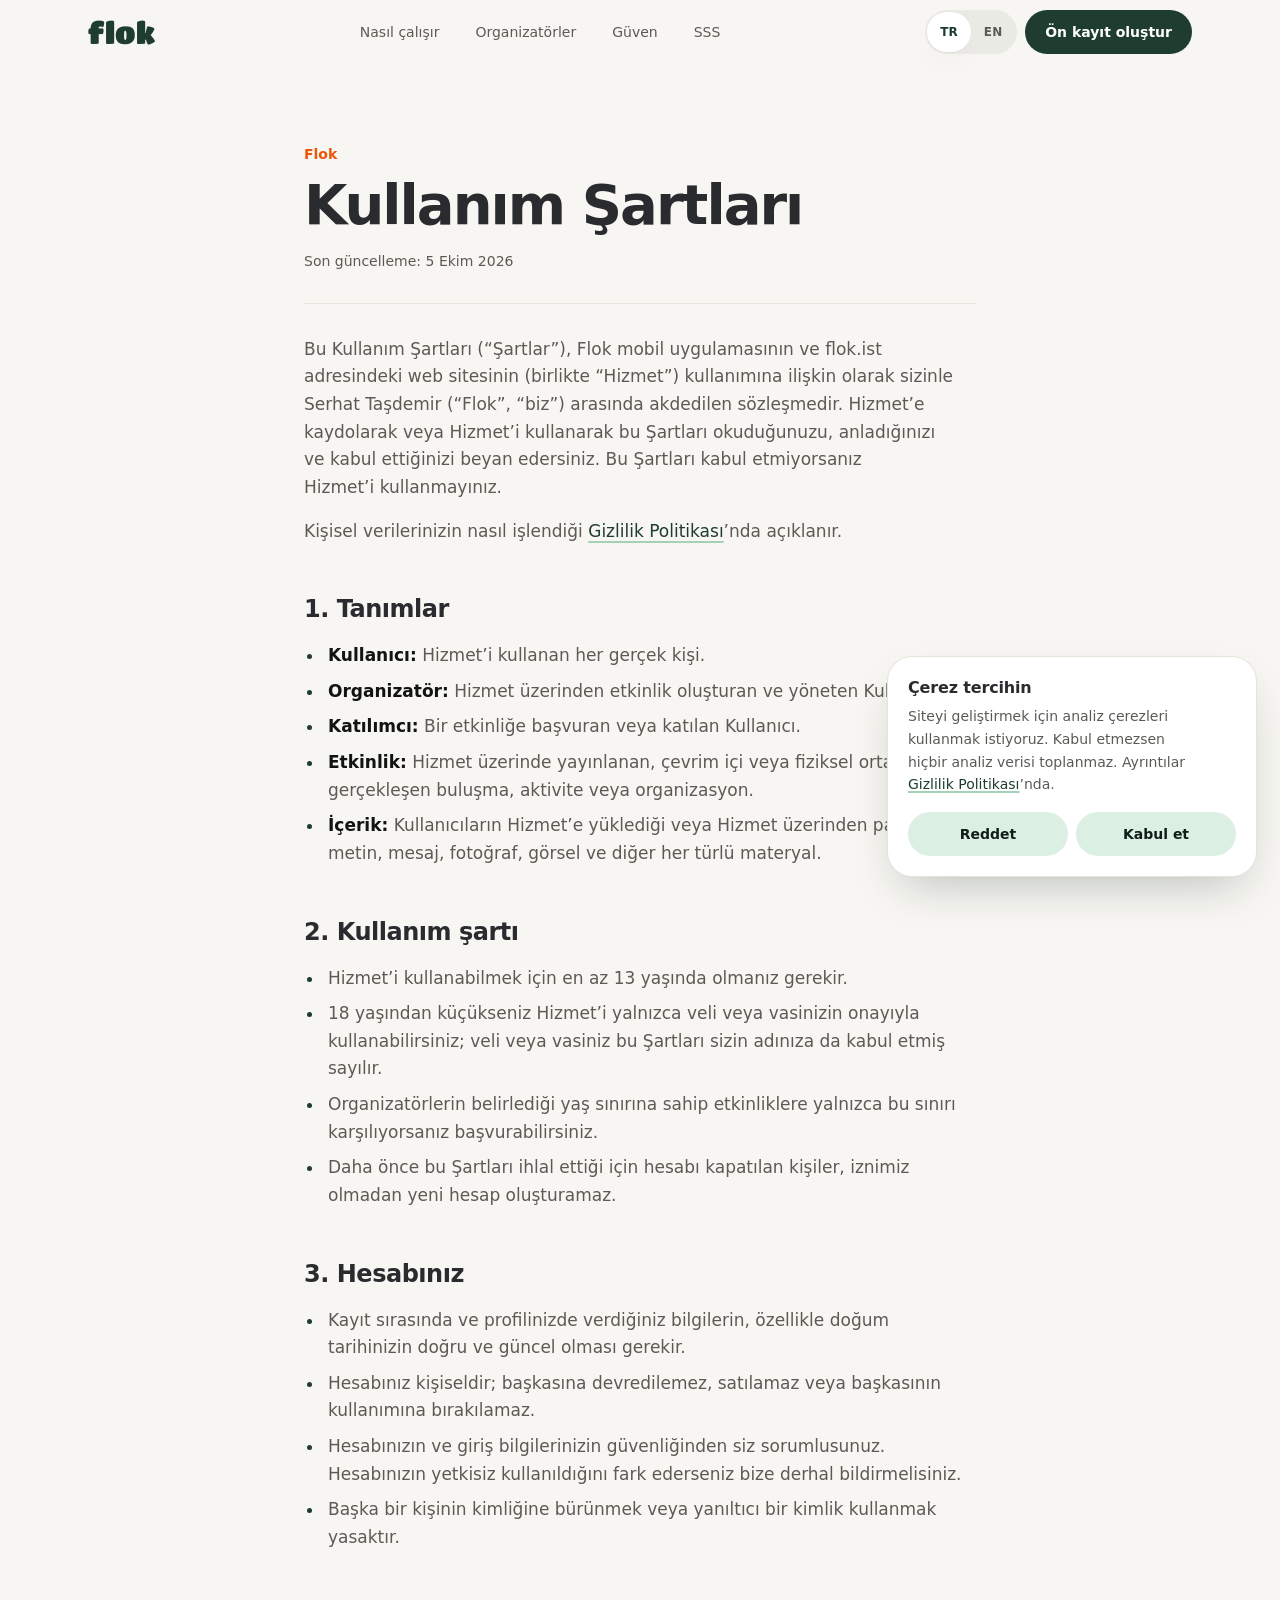
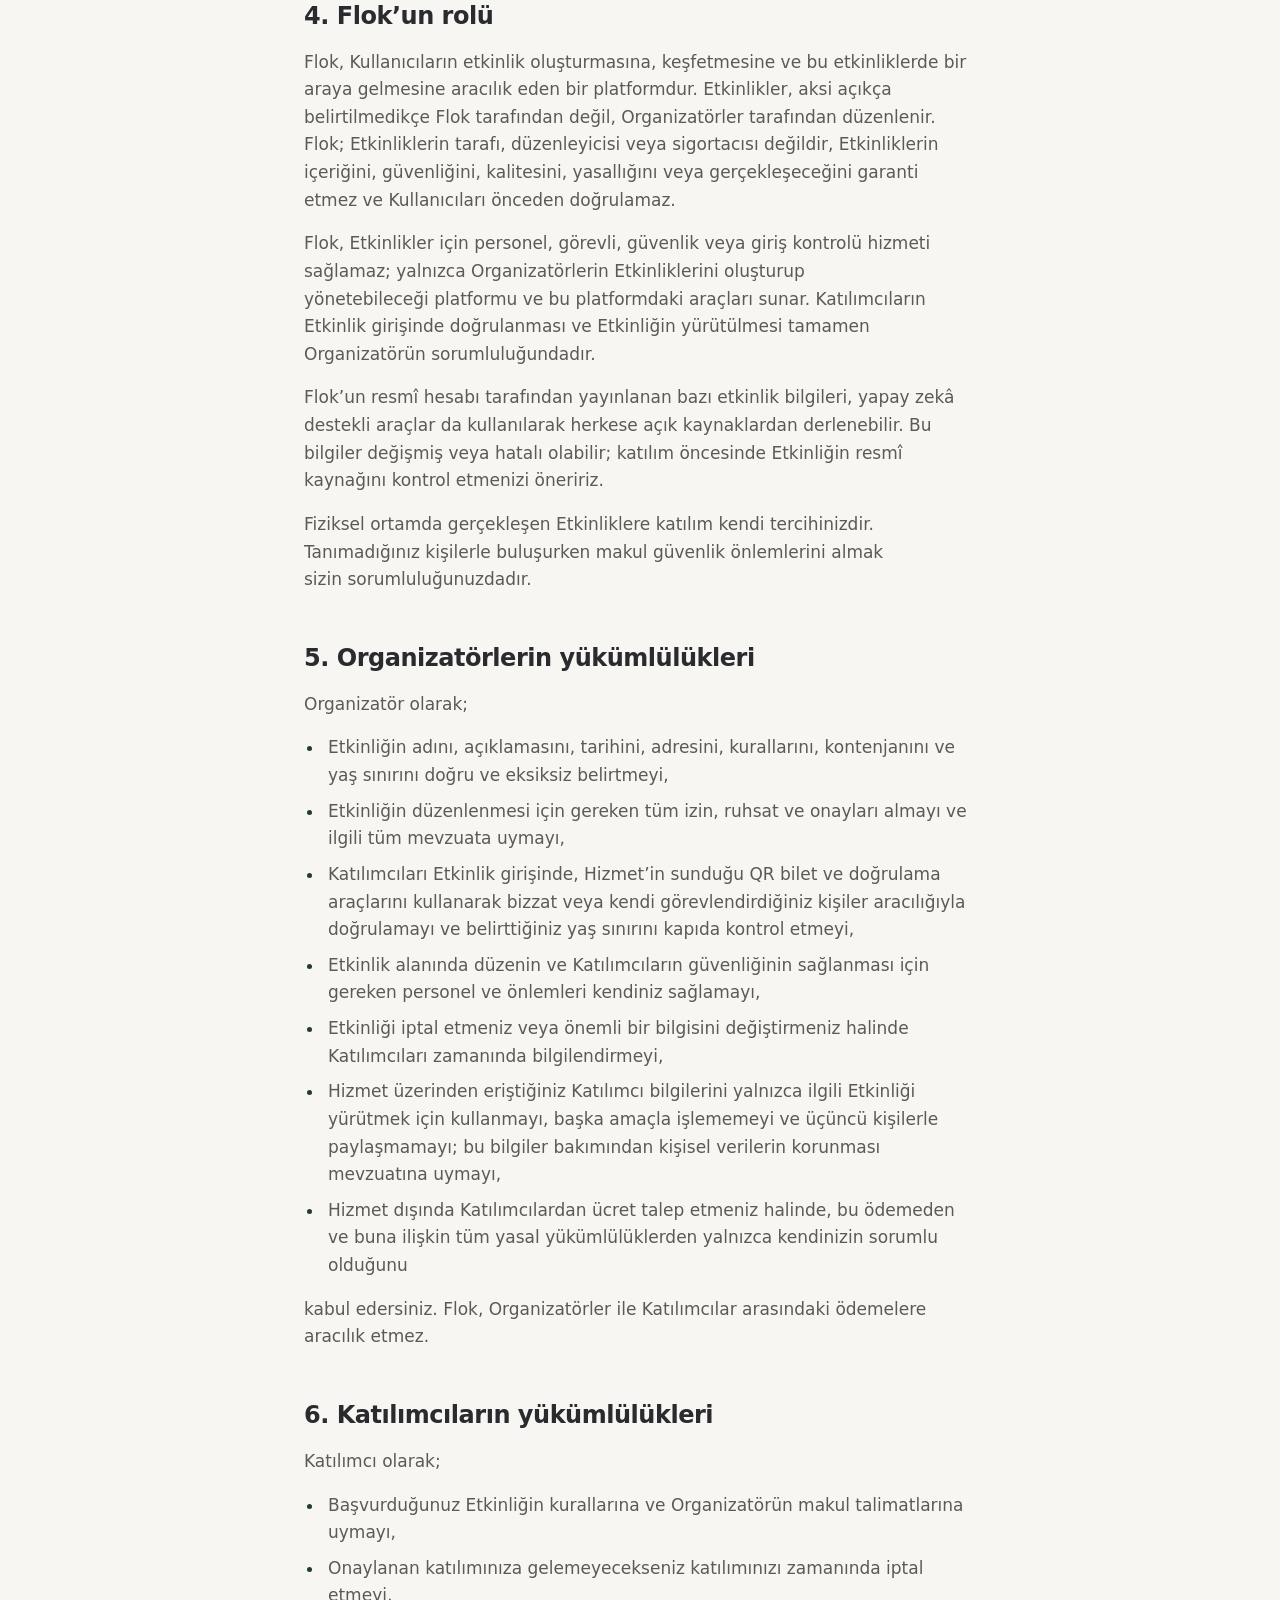
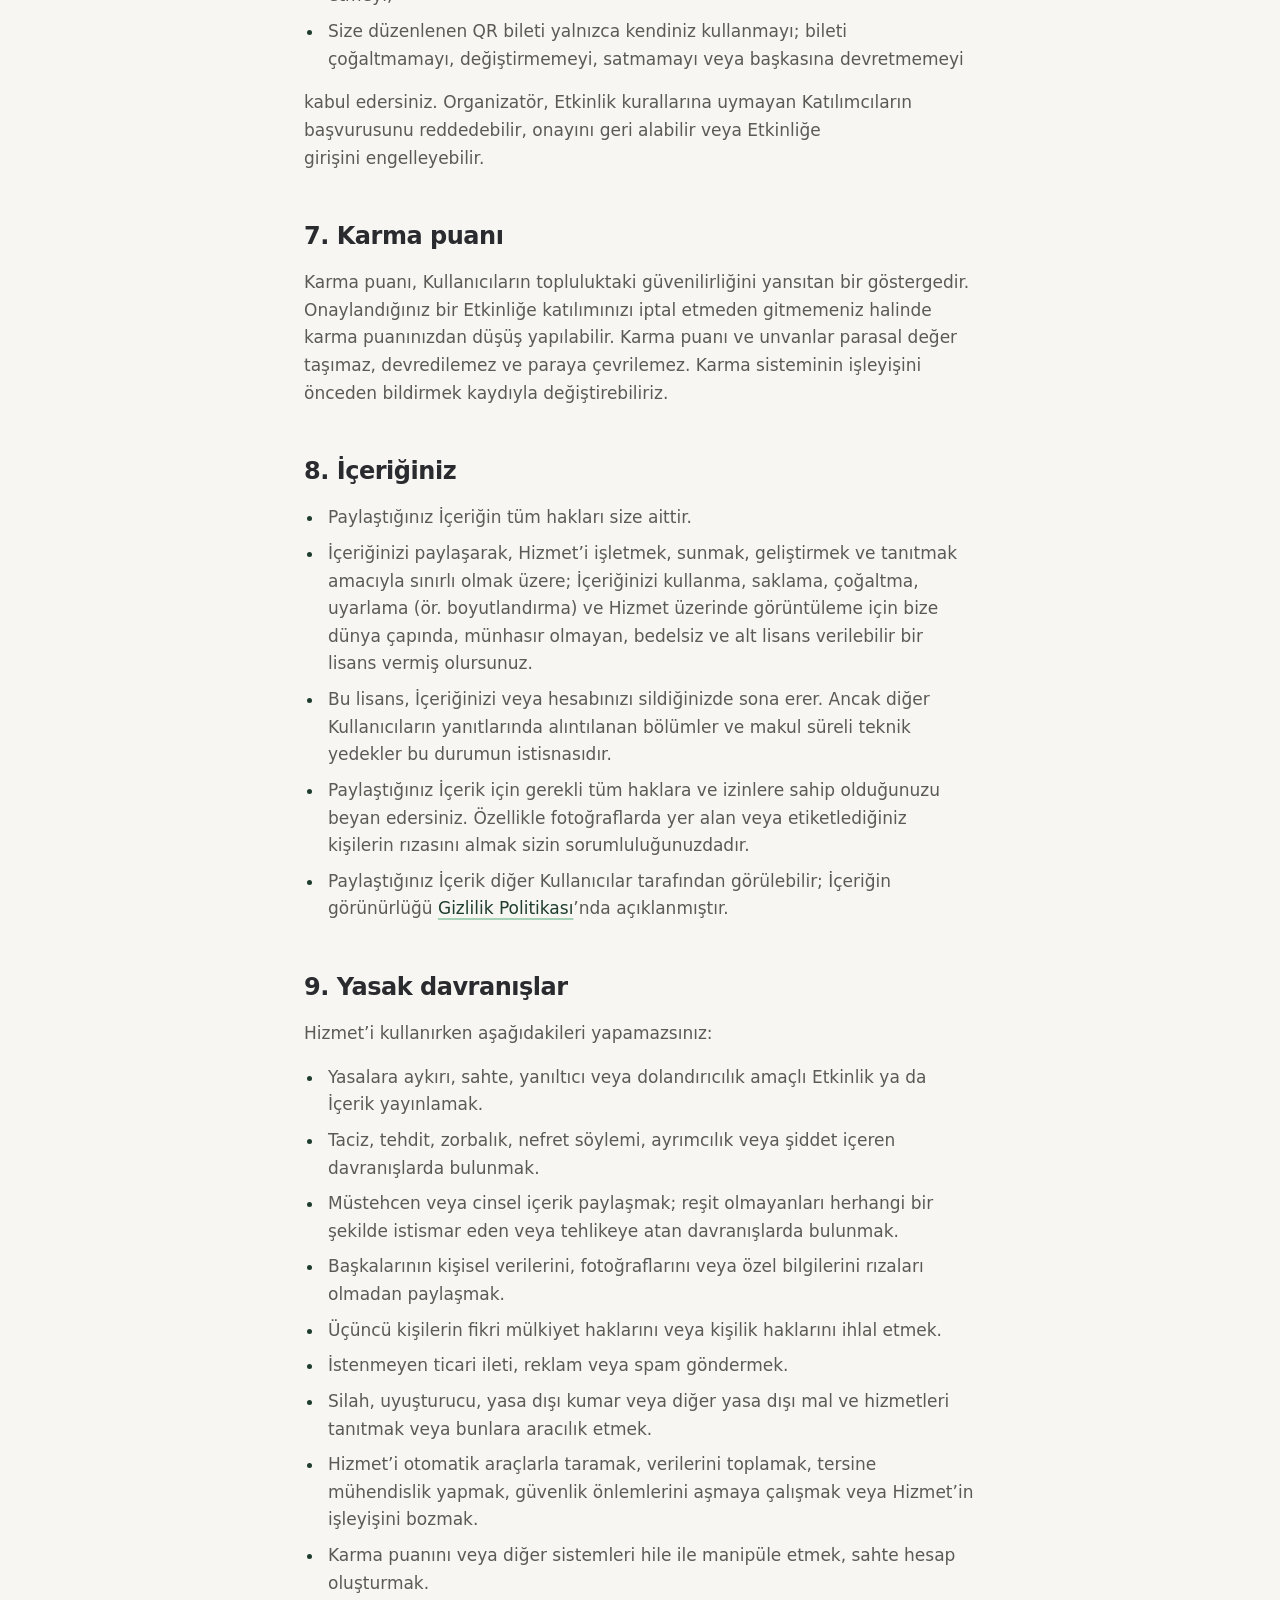
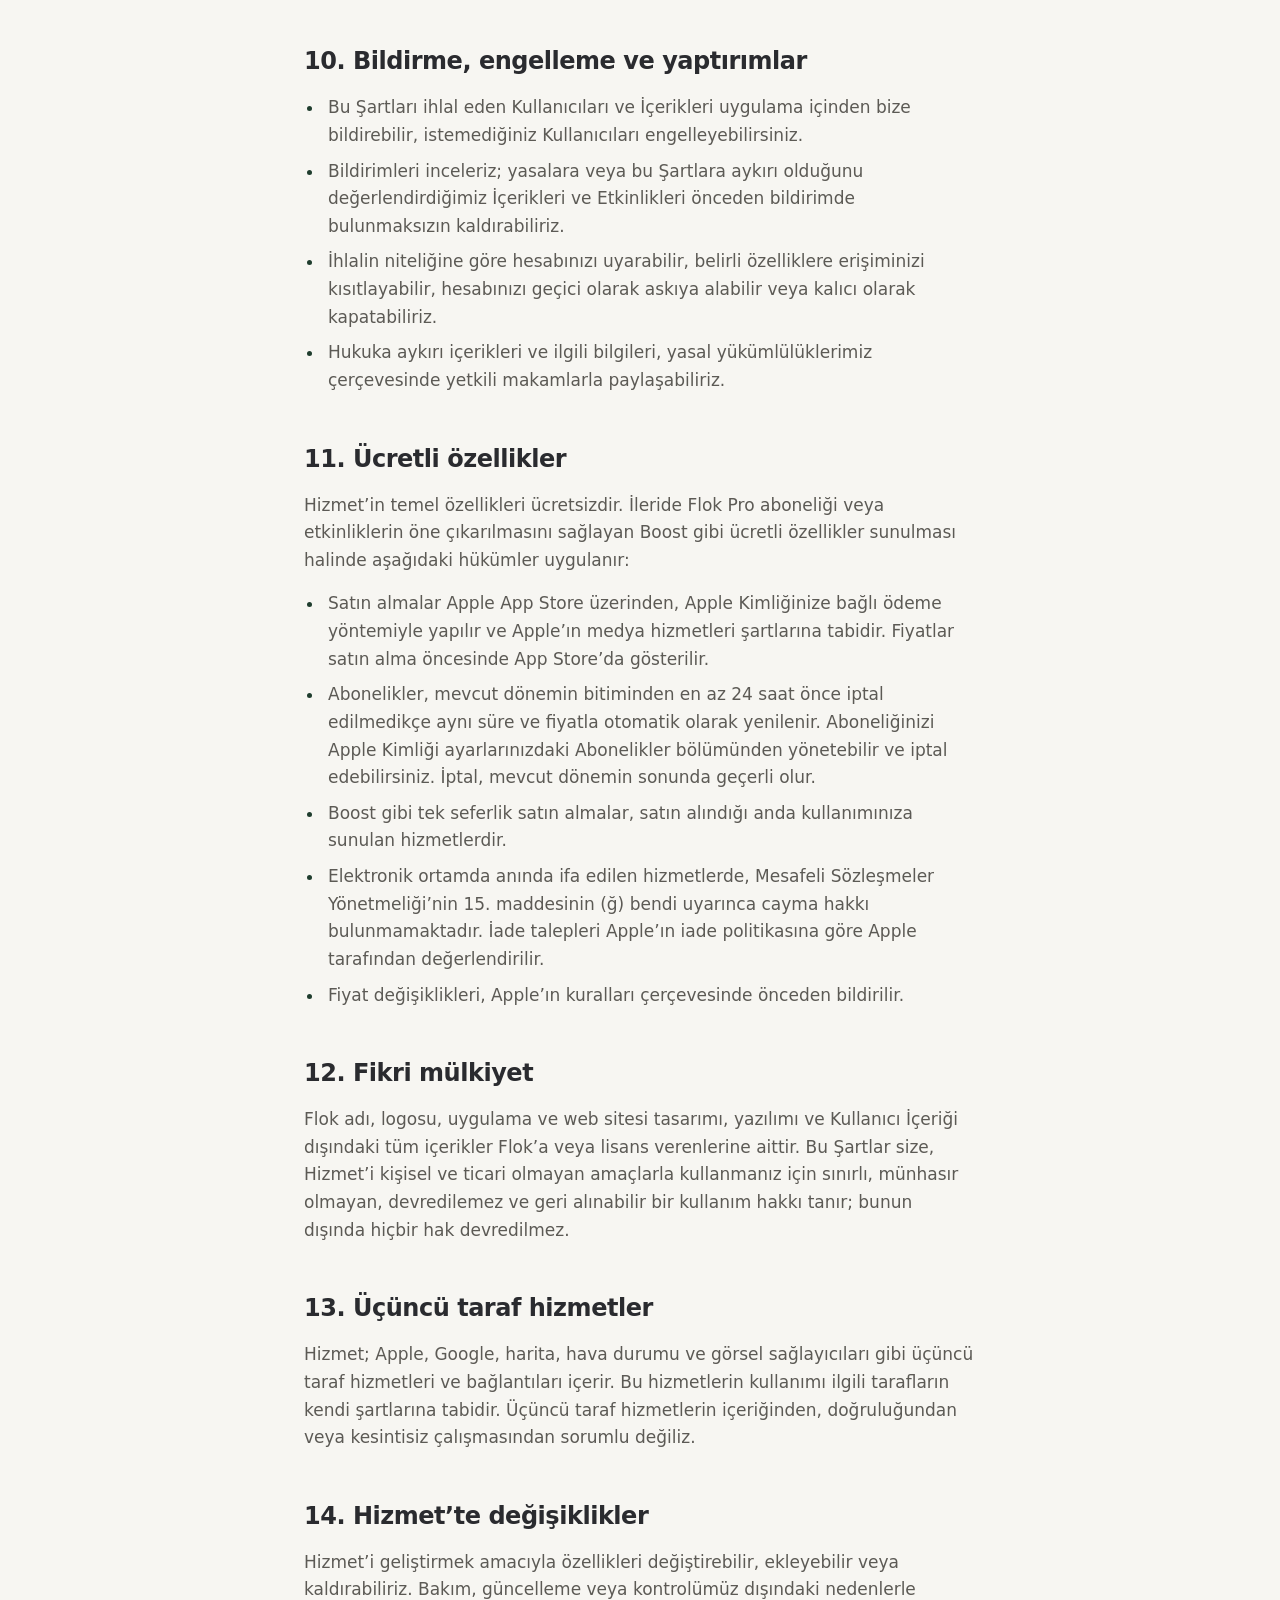
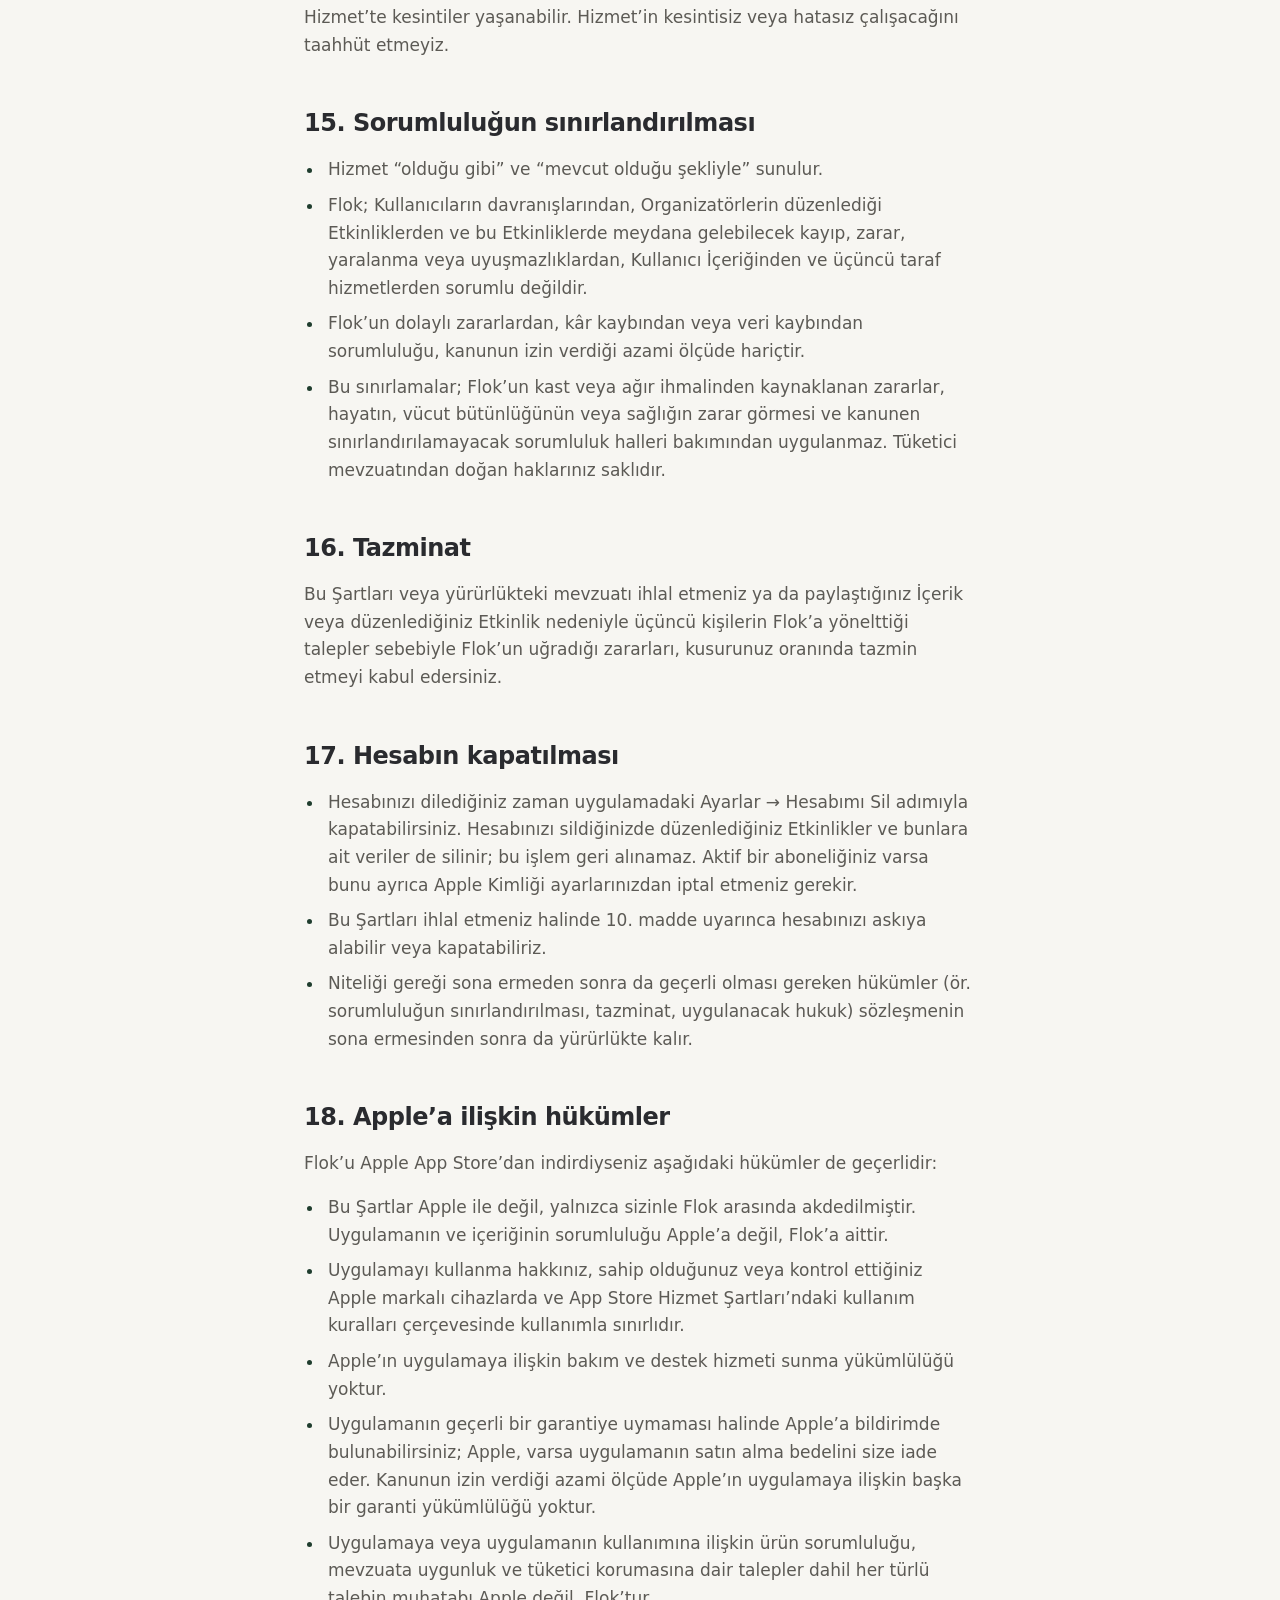
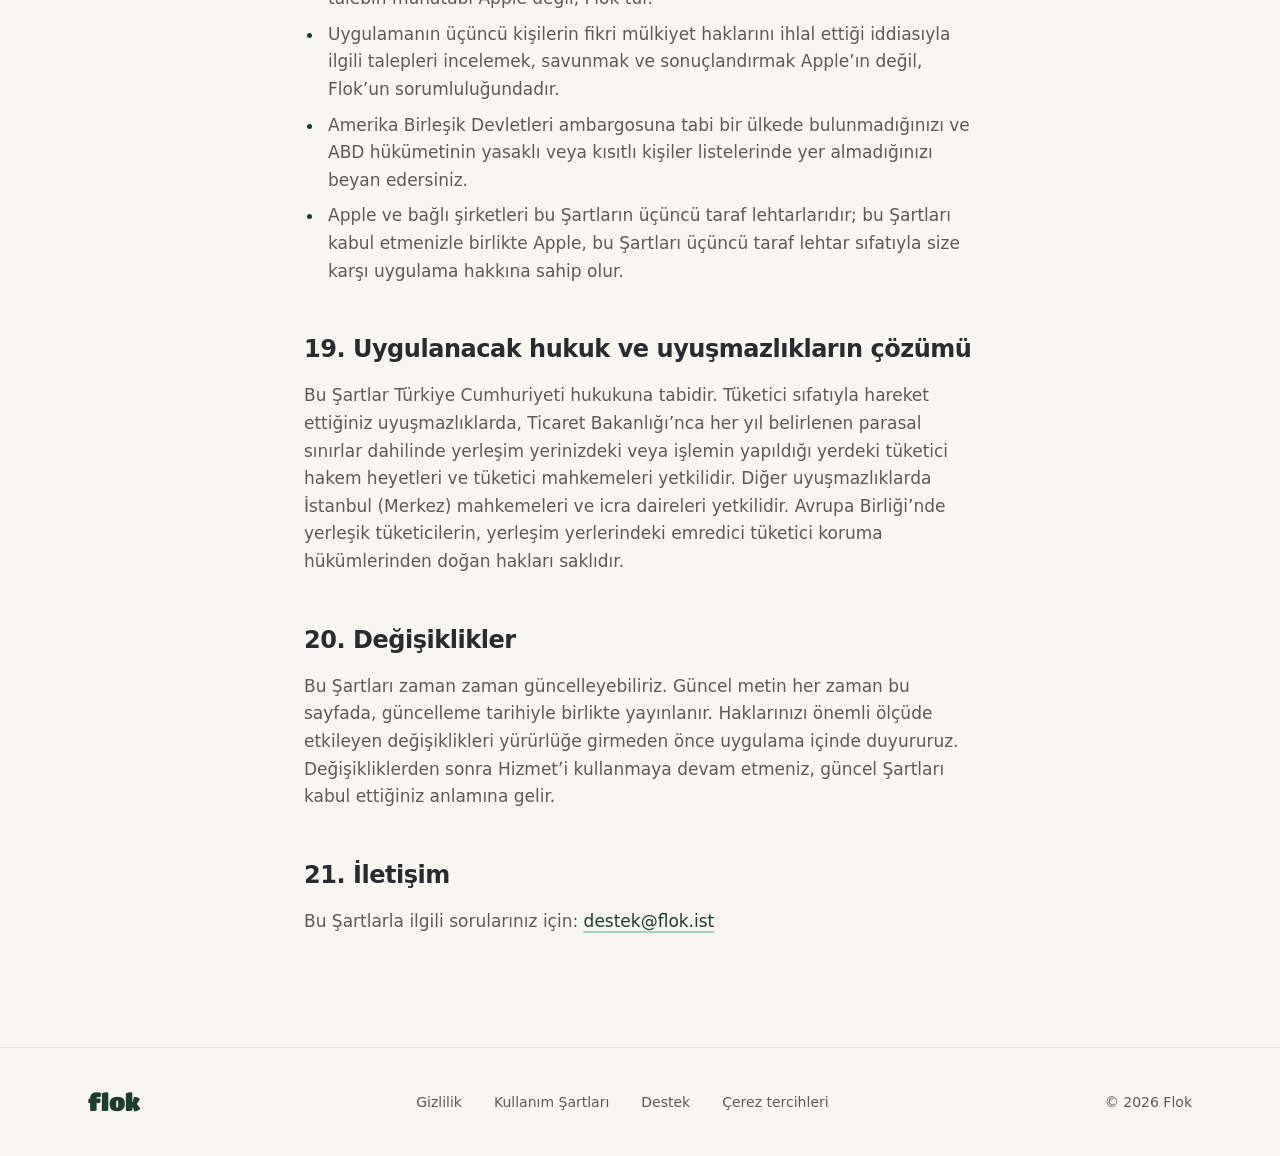
<file: kullanim-sartlari/index.html>
<!DOCTYPE html><!--MoIAIzjfDyWXNCICXjpiz--><html lang="tr" class="__variable_50549f"><head><meta charSet="utf-8"/><meta name="viewport" content="width=device-width, initial-scale=1"/><link rel="preload" href="/_next/static/media/bf5c1c0baed5368c-s.p.ttf" as="font" crossorigin="" type="font/ttf"/><link rel="stylesheet" href="/_next/static/css/e920802fcc9d3d7d.css" data-precedence="next"/><link rel="preload" as="script" fetchPriority="low" href="/_next/static/chunks/webpack-2978e4bf24f45c64.js"/><script src="/_next/static/chunks/4bd1b696-c023c6e3521b1417.js" async=""></script><script src="/_next/static/chunks/255-09fb0d129bb12f51.js" async=""></script><script src="/_next/static/chunks/main-app-cf16a5efce6e337d.js" async=""></script><script src="/_next/static/chunks/367-c026583a213e7297.js" async=""></script><script src="/_next/static/chunks/335-5487a4f51c328cde.js" async=""></script><script src="/_next/static/chunks/app/(tr)/layout-aa4aa2809f067d75.js" async=""></script><script src="/_next/static/chunks/14-3f31246df80dedd1.js" async=""></script><script src="/_next/static/chunks/app/(tr)/kullanim-sartlari/page-1c1e3175ead488b9.js" async=""></script><meta name="next-size-adjust" content=""/><meta name="theme-color" content="#f7f6f2"/><title>Kullanım Şartları · Flok</title><meta name="description" content="Flok uygulamasını kullanma şartları, abonelikler ve hesap silme."/><link rel="canonical" href="https://flok.ist/kullanim-sartlari/"/><link rel="alternate" hrefLang="tr" href="https://flok.ist/kullanim-sartlari/"/><link rel="alternate" hrefLang="en" href="https://flok.ist/en/terms/"/><link rel="alternate" hrefLang="x-default" href="https://flok.ist/kullanim-sartlari/"/><meta property="og:title" content="Kullanım Şartları · Flok"/><meta property="og:description" content="Flok uygulamasını kullanma şartları, abonelikler ve hesap silme."/><meta property="og:url" content="https://flok.ist/kullanim-sartlari/"/><meta property="og:site_name" content="Flok"/><meta property="og:locale" content="tr_TR"/><meta property="og:image" content="https://flok.ist/images/og-home.jpg?v=3"/><meta property="og:image:width" content="1200"/><meta property="og:image:height" content="630"/><meta property="og:image:alt" content="Flok: İstanbul&#x27;daki küçük buluşmalar, tek uygulamada."/><meta property="og:locale:alternate" content="en_US"/><meta property="og:type" content="website"/><meta name="twitter:card" content="summary_large_image"/><meta name="twitter:title" content="Kullanım Şartları · Flok"/><meta name="twitter:description" content="Flok uygulamasını kullanma şartları, abonelikler ve hesap silme."/><meta name="twitter:image" content="https://flok.ist/images/og-home.jpg?v=3"/><meta name="twitter:image:width" content="1200"/><meta name="twitter:image:height" content="630"/><meta name="twitter:image:alt" content="Flok: İstanbul&#x27;daki küçük buluşmalar, tek uygulamada."/><link rel="icon" href="/favicon.ico" type="image/x-icon" sizes="16x16"/><link rel="icon" href="/icon.png?3fd3f044d276ce29" type="image/png" sizes="512x512"/><link rel="apple-touch-icon" href="/apple-icon.png?17398823839cbad2" type="image/png" sizes="180x180"/><noscript><style>[style*="opacity:0"]{opacity:1!important;filter:none!important;transform:none!important}</style></noscript><script src="/_next/static/chunks/polyfills-42372ed130431b0a.js" noModule=""></script></head><body><div hidden=""><!--$--><!--/$--></div><header class="sticky top-0 z-50 transition-[background-color,box-shadow,backdrop-filter] duration-300 bg-transparent"><div class="mx-auto flex h-16 max-w-6xl items-center justify-between gap-3 px-6"><a aria-label="Flok ana sayfa" class="font-logo text-3xl leading-none text-forest" href="/">flok</a><nav aria-label="Menü" class="hidden items-center gap-1 lg:flex"><a data-ph-event="cta_clicked" data-ph-props="{&quot;button&quot;:&quot;header_nav&quot;,&quot;section&quot;:&quot;header&quot;,&quot;target&quot;:&quot;how_it_works&quot;}" class="inline-flex min-h-11 items-center rounded-full px-4 text-sm font-medium text-mute transition-colors hover:bg-ink/5 hover:text-ink" href="/#nasil">Nasıl çalışır</a><a data-ph-event="cta_clicked" data-ph-props="{&quot;button&quot;:&quot;header_nav&quot;,&quot;section&quot;:&quot;header&quot;,&quot;target&quot;:&quot;organizers&quot;}" class="inline-flex min-h-11 items-center rounded-full px-4 text-sm font-medium text-mute transition-colors hover:bg-ink/5 hover:text-ink" href="/#organizatorler">Organizatörler</a><a data-ph-event="cta_clicked" data-ph-props="{&quot;button&quot;:&quot;header_nav&quot;,&quot;section&quot;:&quot;header&quot;,&quot;target&quot;:&quot;trust&quot;}" class="inline-flex min-h-11 items-center rounded-full px-4 text-sm font-medium text-mute transition-colors hover:bg-ink/5 hover:text-ink" href="/#guven">Güven</a><a data-ph-event="cta_clicked" data-ph-props="{&quot;button&quot;:&quot;header_nav&quot;,&quot;section&quot;:&quot;header&quot;,&quot;target&quot;:&quot;faq&quot;}" class="inline-flex min-h-11 items-center rounded-full px-4 text-sm font-medium text-mute transition-colors hover:bg-ink/5 hover:text-ink" href="/#sss">SSS</a></nav><div class="flex items-center gap-2"><nav aria-label="Dil" class="flex rounded-full bg-ink/5 p-0.5"><span lang="tr" aria-current="true" aria-label="Türkçe" class="grid min-h-10 min-w-11 place-items-center rounded-full px-2.5 font-display text-xs font-bold tracking-wide bg-surface text-forest shadow-soft">TR</span><a lang="en" hrefLang="en" data-ph-event="language_switched" data-ph-props="{&quot;from&quot;:&quot;tr&quot;,&quot;to&quot;:&quot;en&quot;}" aria-label="English" class="grid min-h-10 min-w-11 place-items-center rounded-full px-2.5 font-display text-xs font-bold tracking-wide text-mute transition-colors hover:text-ink" href="/en/terms/">EN</a></nav><a data-ph-event="cta_clicked" data-ph-props="{&quot;button&quot;:&quot;header_waitlist&quot;,&quot;section&quot;:&quot;header&quot;,&quot;target&quot;:&quot;pre_register&quot;}" class="inline-flex min-h-11 items-center rounded-full bg-forest px-4 font-display text-sm font-semibold whitespace-nowrap text-white transition-[background-color,scale] duration-200 hover:bg-forest-deep active:scale-96 sm:px-5" href="/#on-kayit">Ön kayıt oluştur</a></div></div></header><main id="main" class="px-6 pt-12 pb-24 lg:pt-20"><article class="mx-auto max-w-2xl"><header class="border-b border-line pb-8"><p class="font-display text-sm font-bold text-flame">Flok</p><h1 class="mt-3 text-[clamp(2.25rem,5vw,3.5rem)] leading-[1.05] font-extrabold tracking-[-0.035em]">Kullanım Şartları</h1><p class="mt-4 text-sm text-mute">Son güncelleme:<!-- --> <!-- -->5 Ekim 2026</p></header><div class="mt-8 text-[1.0625rem] leading-relaxed text-mute"><p class="my-4">Bu Kullanım Şartları (“Şartlar”), Flok mobil uygulamasının ve flok.ist adresindeki web sitesinin (birlikte “Hizmet”) kullanımına ilişkin olarak sizinle Serhat Taşdemir (“Flok”, “biz”) arasında akdedilen sözleşmedir. Hizmet’e kaydolarak veya Hizmet’i kullanarak bu Şartları okuduğunuzu, anladığınızı ve kabul ettiğinizi beyan edersiniz. Bu Şartları kabul etmiyorsanız Hizmet’i kullanmayınız.</p><p class="my-4">Kişisel verilerinizin nasıl işlendiği <a class="font-medium text-forest underline decoration-mint decoration-2 underline-offset-4 hover:decoration-forest" href="/gizlilik/">Gizlilik Politikası</a>’nda açıklanır.</p><h2 class="mt-12 mb-4 text-2xl leading-snug font-bold tracking-[-0.02em] first:mt-0">1. Tanımlar</h2><ul class="my-4 grid gap-2 pl-5 marker:text-forest [list-style:disc]"><li class="pl-1"><strong class="font-semibold text-ink">Kullanıcı:</strong> Hizmet’i kullanan her gerçek kişi.</li><li class="pl-1"><strong class="font-semibold text-ink">Organizatör:</strong> Hizmet üzerinden etkinlik oluşturan ve yöneten Kullanıcı.</li><li class="pl-1"><strong class="font-semibold text-ink">Katılımcı:</strong> Bir etkinliğe başvuran veya katılan Kullanıcı.</li><li class="pl-1"><strong class="font-semibold text-ink">Etkinlik:</strong> Hizmet üzerinde yayınlanan, çevrim içi veya fiziksel ortamda gerçekleşen buluşma, aktivite veya organizasyon.</li><li class="pl-1"><strong class="font-semibold text-ink">İçerik:</strong> Kullanıcıların Hizmet’e yüklediği veya Hizmet üzerinden paylaştığı metin, mesaj, fotoğraf, görsel ve diğer her türlü materyal.</li></ul><h2 class="mt-12 mb-4 text-2xl leading-snug font-bold tracking-[-0.02em] first:mt-0">2. Kullanım şartı</h2><ul class="my-4 grid gap-2 pl-5 marker:text-forest [list-style:disc]"><li class="pl-1">Hizmet’i kullanabilmek için en az 13 yaşında olmanız gerekir.</li><li class="pl-1">18 yaşından küçükseniz Hizmet’i yalnızca veli veya vasinizin onayıyla kullanabilirsiniz; veli veya vasiniz bu Şartları sizin adınıza da kabul etmiş sayılır.</li><li class="pl-1">Organizatörlerin belirlediği yaş sınırına sahip etkinliklere yalnızca bu sınırı karşılıyorsanız başvurabilirsiniz.</li><li class="pl-1">Daha önce bu Şartları ihlal ettiği için hesabı kapatılan kişiler, iznimiz olmadan yeni hesap oluşturamaz.</li></ul><h2 class="mt-12 mb-4 text-2xl leading-snug font-bold tracking-[-0.02em] first:mt-0">3. Hesabınız</h2><ul class="my-4 grid gap-2 pl-5 marker:text-forest [list-style:disc]"><li class="pl-1">Kayıt sırasında ve profilinizde verdiğiniz bilgilerin, özellikle doğum tarihinizin doğru ve güncel olması gerekir.</li><li class="pl-1">Hesabınız kişiseldir; başkasına devredilemez, satılamaz veya başkasının kullanımına bırakılamaz.</li><li class="pl-1">Hesabınızın ve giriş bilgilerinizin güvenliğinden siz sorumlusunuz. Hesabınızın yetkisiz kullanıldığını fark ederseniz bize derhal bildirmelisiniz.</li><li class="pl-1">Başka bir kişinin kimliğine bürünmek veya yanıltıcı bir kimlik kullanmak yasaktır.</li></ul><h2 class="mt-12 mb-4 text-2xl leading-snug font-bold tracking-[-0.02em] first:mt-0">4. Flok’un rolü</h2><p class="my-4">Flok, Kullanıcıların etkinlik oluşturmasına, keşfetmesine ve bu etkinliklerde bir araya gelmesine aracılık eden bir platformdur. Etkinlikler, aksi açıkça belirtilmedikçe Flok tarafından değil, Organizatörler tarafından düzenlenir. Flok; Etkinliklerin tarafı, düzenleyicisi veya sigortacısı değildir, Etkinliklerin içeriğini, güvenliğini, kalitesini, yasallığını veya gerçekleşeceğini garanti etmez ve Kullanıcıları önceden doğrulamaz.</p><p class="my-4">Flok, Etkinlikler için personel, görevli, güvenlik veya giriş kontrolü hizmeti sağlamaz; yalnızca Organizatörlerin Etkinliklerini oluşturup yönetebileceği platformu ve bu platformdaki araçları sunar. Katılımcıların Etkinlik girişinde doğrulanması ve Etkinliğin yürütülmesi tamamen Organizatörün sorumluluğundadır.</p><p class="my-4">Flok’un resmî hesabı tarafından yayınlanan bazı etkinlik bilgileri, yapay zekâ destekli araçlar da kullanılarak herkese açık kaynaklardan derlenebilir. Bu bilgiler değişmiş veya hatalı olabilir; katılım öncesinde Etkinliğin resmî kaynağını kontrol etmenizi öneririz.</p><p class="my-4">Fiziksel ortamda gerçekleşen Etkinliklere katılım kendi tercihinizdir. Tanımadığınız kişilerle buluşurken makul güvenlik önlemlerini almak sizin sorumluluğunuzdadır.</p><h2 class="mt-12 mb-4 text-2xl leading-snug font-bold tracking-[-0.02em] first:mt-0">5. Organizatörlerin yükümlülükleri</h2><p class="my-4">Organizatör olarak;</p><ul class="my-4 grid gap-2 pl-5 marker:text-forest [list-style:disc]"><li class="pl-1">Etkinliğin adını, açıklamasını, tarihini, adresini, kurallarını, kontenjanını ve yaş sınırını doğru ve eksiksiz belirtmeyi,</li><li class="pl-1">Etkinliğin düzenlenmesi için gereken tüm izin, ruhsat ve onayları almayı ve ilgili tüm mevzuata uymayı,</li><li class="pl-1">Katılımcıları Etkinlik girişinde, Hizmet’in sunduğu QR bilet ve doğrulama araçlarını kullanarak bizzat veya kendi görevlendirdiğiniz kişiler aracılığıyla doğrulamayı ve belirttiğiniz yaş sınırını kapıda kontrol etmeyi,</li><li class="pl-1">Etkinlik alanında düzenin ve Katılımcıların güvenliğinin sağlanması için gereken personel ve önlemleri kendiniz sağlamayı,</li><li class="pl-1">Etkinliği iptal etmeniz veya önemli bir bilgisini değiştirmeniz halinde Katılımcıları zamanında bilgilendirmeyi,</li><li class="pl-1">Hizmet üzerinden eriştiğiniz Katılımcı bilgilerini yalnızca ilgili Etkinliği yürütmek için kullanmayı, başka amaçla işlememeyi ve üçüncü kişilerle paylaşmamayı; bu bilgiler bakımından kişisel verilerin korunması mevzuatına uymayı,</li><li class="pl-1">Hizmet dışında Katılımcılardan ücret talep etmeniz halinde, bu ödemeden ve buna ilişkin tüm yasal yükümlülüklerden yalnızca kendinizin sorumlu olduğunu</li></ul><p class="my-4">kabul edersiniz. Flok, Organizatörler ile Katılımcılar arasındaki ödemelere aracılık etmez.</p><h2 class="mt-12 mb-4 text-2xl leading-snug font-bold tracking-[-0.02em] first:mt-0">6. Katılımcıların yükümlülükleri</h2><p class="my-4">Katılımcı olarak;</p><ul class="my-4 grid gap-2 pl-5 marker:text-forest [list-style:disc]"><li class="pl-1">Başvurduğunuz Etkinliğin kurallarına ve Organizatörün makul talimatlarına uymayı,</li><li class="pl-1">Onaylanan katılımınıza gelemeyecekseniz katılımınızı zamanında iptal etmeyi,</li><li class="pl-1">Size düzenlenen QR bileti yalnızca kendiniz kullanmayı; bileti çoğaltmamayı, değiştirmemeyi, satmamayı veya başkasına devretmemeyi</li></ul><p class="my-4">kabul edersiniz. Organizatör, Etkinlik kurallarına uymayan Katılımcıların başvurusunu reddedebilir, onayını geri alabilir veya Etkinliğe girişini engelleyebilir.</p><h2 class="mt-12 mb-4 text-2xl leading-snug font-bold tracking-[-0.02em] first:mt-0">7. Karma puanı</h2><p class="my-4">Karma puanı, Kullanıcıların topluluktaki güvenilirliğini yansıtan bir göstergedir. Onaylandığınız bir Etkinliğe katılımınızı iptal etmeden gitmemeniz halinde karma puanınızdan düşüş yapılabilir. Karma puanı ve unvanlar parasal değer taşımaz, devredilemez ve paraya çevrilemez. Karma sisteminin işleyişini önceden bildirmek kaydıyla değiştirebiliriz.</p><h2 class="mt-12 mb-4 text-2xl leading-snug font-bold tracking-[-0.02em] first:mt-0">8. İçeriğiniz</h2><ul class="my-4 grid gap-2 pl-5 marker:text-forest [list-style:disc]"><li class="pl-1">Paylaştığınız İçeriğin tüm hakları size aittir.</li><li class="pl-1">İçeriğinizi paylaşarak, Hizmet’i işletmek, sunmak, geliştirmek ve tanıtmak amacıyla sınırlı olmak üzere; İçeriğinizi kullanma, saklama, çoğaltma, uyarlama (ör. boyutlandırma) ve Hizmet üzerinde görüntüleme için bize dünya çapında, münhasır olmayan, bedelsiz ve alt lisans verilebilir bir lisans vermiş olursunuz.</li><li class="pl-1">Bu lisans, İçeriğinizi veya hesabınızı sildiğinizde sona erer. Ancak diğer Kullanıcıların yanıtlarında alıntılanan bölümler ve makul süreli teknik yedekler bu durumun istisnasıdır.</li><li class="pl-1">Paylaştığınız İçerik için gerekli tüm haklara ve izinlere sahip olduğunuzu beyan edersiniz. Özellikle fotoğraflarda yer alan veya etiketlediğiniz kişilerin rızasını almak sizin sorumluluğunuzdadır.</li><li class="pl-1">Paylaştığınız İçerik diğer Kullanıcılar tarafından görülebilir; İçeriğin görünürlüğü <a class="font-medium text-forest underline decoration-mint decoration-2 underline-offset-4 hover:decoration-forest" href="/gizlilik/">Gizlilik Politikası</a>’nda açıklanmıştır.</li></ul><h2 class="mt-12 mb-4 text-2xl leading-snug font-bold tracking-[-0.02em] first:mt-0">9. Yasak davranışlar</h2><p class="my-4">Hizmet’i kullanırken aşağıdakileri yapamazsınız:</p><ul class="my-4 grid gap-2 pl-5 marker:text-forest [list-style:disc]"><li class="pl-1">Yasalara aykırı, sahte, yanıltıcı veya dolandırıcılık amaçlı Etkinlik ya da İçerik yayınlamak.</li><li class="pl-1">Taciz, tehdit, zorbalık, nefret söylemi, ayrımcılık veya şiddet içeren davranışlarda bulunmak.</li><li class="pl-1">Müstehcen veya cinsel içerik paylaşmak; reşit olmayanları herhangi bir şekilde istismar eden veya tehlikeye atan davranışlarda bulunmak.</li><li class="pl-1">Başkalarının kişisel verilerini, fotoğraflarını veya özel bilgilerini rızaları olmadan paylaşmak.</li><li class="pl-1">Üçüncü kişilerin fikri mülkiyet haklarını veya kişilik haklarını ihlal etmek.</li><li class="pl-1">İstenmeyen ticari ileti, reklam veya spam göndermek.</li><li class="pl-1">Silah, uyuşturucu, yasa dışı kumar veya diğer yasa dışı mal ve hizmetleri tanıtmak veya bunlara aracılık etmek.</li><li class="pl-1">Hizmet’i otomatik araçlarla taramak, verilerini toplamak, tersine mühendislik yapmak, güvenlik önlemlerini aşmaya çalışmak veya Hizmet’in işleyişini bozmak.</li><li class="pl-1">Karma puanını veya diğer sistemleri hile ile manipüle etmek, sahte hesap oluşturmak.</li></ul><h2 class="mt-12 mb-4 text-2xl leading-snug font-bold tracking-[-0.02em] first:mt-0">10. Bildirme, engelleme ve yaptırımlar</h2><ul class="my-4 grid gap-2 pl-5 marker:text-forest [list-style:disc]"><li class="pl-1">Bu Şartları ihlal eden Kullanıcıları ve İçerikleri uygulama içinden bize bildirebilir, istemediğiniz Kullanıcıları engelleyebilirsiniz.</li><li class="pl-1">Bildirimleri inceleriz; yasalara veya bu Şartlara aykırı olduğunu değerlendirdiğimiz İçerikleri ve Etkinlikleri önceden bildirimde bulunmaksızın kaldırabiliriz.</li><li class="pl-1">İhlalin niteliğine göre hesabınızı uyarabilir, belirli özelliklere erişiminizi kısıtlayabilir, hesabınızı geçici olarak askıya alabilir veya kalıcı olarak kapatabiliriz.</li><li class="pl-1">Hukuka aykırı içerikleri ve ilgili bilgileri, yasal yükümlülüklerimiz çerçevesinde yetkili makamlarla paylaşabiliriz.</li></ul><h2 class="mt-12 mb-4 text-2xl leading-snug font-bold tracking-[-0.02em] first:mt-0">11. Ücretli özellikler</h2><p class="my-4">Hizmet’in temel özellikleri ücretsizdir. İleride Flok Pro aboneliği veya etkinliklerin öne çıkarılmasını sağlayan Boost gibi ücretli özellikler sunulması halinde aşağıdaki hükümler uygulanır:</p><ul class="my-4 grid gap-2 pl-5 marker:text-forest [list-style:disc]"><li class="pl-1">Satın almalar Apple App Store üzerinden, Apple Kimliğinize bağlı ödeme yöntemiyle yapılır ve Apple’ın medya hizmetleri şartlarına tabidir. Fiyatlar satın alma öncesinde App Store’da gösterilir.</li><li class="pl-1">Abonelikler, mevcut dönemin bitiminden en az 24 saat önce iptal edilmedikçe aynı süre ve fiyatla otomatik olarak yenilenir. Aboneliğinizi Apple Kimliği ayarlarınızdaki Abonelikler bölümünden yönetebilir ve iptal edebilirsiniz. İptal, mevcut dönemin sonunda geçerli olur.</li><li class="pl-1">Boost gibi tek seferlik satın almalar, satın alındığı anda kullanımınıza sunulan hizmetlerdir.</li><li class="pl-1">Elektronik ortamda anında ifa edilen hizmetlerde, Mesafeli Sözleşmeler Yönetmeliği’nin 15. maddesinin (ğ) bendi uyarınca cayma hakkı bulunmamaktadır. İade talepleri Apple’ın iade politikasına göre Apple tarafından değerlendirilir.</li><li class="pl-1">Fiyat değişiklikleri, Apple’ın kuralları çerçevesinde önceden bildirilir.</li></ul><h2 class="mt-12 mb-4 text-2xl leading-snug font-bold tracking-[-0.02em] first:mt-0">12. Fikri mülkiyet</h2><p class="my-4">Flok adı, logosu, uygulama ve web sitesi tasarımı, yazılımı ve Kullanıcı İçeriği dışındaki tüm içerikler Flok’a veya lisans verenlerine aittir. Bu Şartlar size, Hizmet’i kişisel ve ticari olmayan amaçlarla kullanmanız için sınırlı, münhasır olmayan, devredilemez ve geri alınabilir bir kullanım hakkı tanır; bunun dışında hiçbir hak devredilmez.</p><h2 class="mt-12 mb-4 text-2xl leading-snug font-bold tracking-[-0.02em] first:mt-0">13. Üçüncü taraf hizmetler</h2><p class="my-4">Hizmet; Apple, Google, harita, hava durumu ve görsel sağlayıcıları gibi üçüncü taraf hizmetleri ve bağlantıları içerir. Bu hizmetlerin kullanımı ilgili tarafların kendi şartlarına tabidir. Üçüncü taraf hizmetlerin içeriğinden, doğruluğundan veya kesintisiz çalışmasından sorumlu değiliz.</p><h2 class="mt-12 mb-4 text-2xl leading-snug font-bold tracking-[-0.02em] first:mt-0">14. Hizmet’te değişiklikler</h2><p class="my-4">Hizmet’i geliştirmek amacıyla özellikleri değiştirebilir, ekleyebilir veya kaldırabiliriz. Bakım, güncelleme veya kontrolümüz dışındaki nedenlerle Hizmet’te kesintiler yaşanabilir. Hizmet’in kesintisiz veya hatasız çalışacağını taahhüt etmeyiz.</p><h2 class="mt-12 mb-4 text-2xl leading-snug font-bold tracking-[-0.02em] first:mt-0">15. Sorumluluğun sınırlandırılması</h2><ul class="my-4 grid gap-2 pl-5 marker:text-forest [list-style:disc]"><li class="pl-1">Hizmet “olduğu gibi” ve “mevcut olduğu şekliyle” sunulur.</li><li class="pl-1">Flok; Kullanıcıların davranışlarından, Organizatörlerin düzenlediği Etkinliklerden ve bu Etkinliklerde meydana gelebilecek kayıp, zarar, yaralanma veya uyuşmazlıklardan, Kullanıcı İçeriğinden ve üçüncü taraf hizmetlerden sorumlu değildir.</li><li class="pl-1">Flok’un dolaylı zararlardan, kâr kaybından veya veri kaybından sorumluluğu, kanunun izin verdiği azami ölçüde hariçtir.</li><li class="pl-1">Bu sınırlamalar; Flok’un kast veya ağır ihmalinden kaynaklanan zararlar, hayatın, vücut bütünlüğünün veya sağlığın zarar görmesi ve kanunen sınırlandırılamayacak sorumluluk halleri bakımından uygulanmaz. Tüketici mevzuatından doğan haklarınız saklıdır.</li></ul><h2 class="mt-12 mb-4 text-2xl leading-snug font-bold tracking-[-0.02em] first:mt-0">16. Tazminat</h2><p class="my-4">Bu Şartları veya yürürlükteki mevzuatı ihlal etmeniz ya da paylaştığınız İçerik veya düzenlediğiniz Etkinlik nedeniyle üçüncü kişilerin Flok’a yönelttiği talepler sebebiyle Flok’un uğradığı zararları, kusurunuz oranında tazmin etmeyi kabul edersiniz.</p><h2 class="mt-12 mb-4 text-2xl leading-snug font-bold tracking-[-0.02em] first:mt-0">17. Hesabın kapatılması</h2><ul class="my-4 grid gap-2 pl-5 marker:text-forest [list-style:disc]"><li class="pl-1">Hesabınızı dilediğiniz zaman uygulamadaki Ayarlar → Hesabımı Sil adımıyla kapatabilirsiniz. Hesabınızı sildiğinizde düzenlediğiniz Etkinlikler ve bunlara ait veriler de silinir; bu işlem geri alınamaz. Aktif bir aboneliğiniz varsa bunu ayrıca Apple Kimliği ayarlarınızdan iptal etmeniz gerekir.</li><li class="pl-1">Bu Şartları ihlal etmeniz halinde 10. madde uyarınca hesabınızı askıya alabilir veya kapatabiliriz.</li><li class="pl-1">Niteliği gereği sona ermeden sonra da geçerli olması gereken hükümler (ör. sorumluluğun sınırlandırılması, tazminat, uygulanacak hukuk) sözleşmenin sona ermesinden sonra da yürürlükte kalır.</li></ul><h2 class="mt-12 mb-4 text-2xl leading-snug font-bold tracking-[-0.02em] first:mt-0">18. Apple’a ilişkin hükümler</h2><p class="my-4">Flok’u Apple App Store’dan indirdiyseniz aşağıdaki hükümler de geçerlidir:</p><ul class="my-4 grid gap-2 pl-5 marker:text-forest [list-style:disc]"><li class="pl-1">Bu Şartlar Apple ile değil, yalnızca sizinle Flok arasında akdedilmiştir. Uygulamanın ve içeriğinin sorumluluğu Apple’a değil, Flok’a aittir.</li><li class="pl-1">Uygulamayı kullanma hakkınız, sahip olduğunuz veya kontrol ettiğiniz Apple markalı cihazlarda ve App Store Hizmet Şartları’ndaki kullanım kuralları çerçevesinde kullanımla sınırlıdır.</li><li class="pl-1">Apple’ın uygulamaya ilişkin bakım ve destek hizmeti sunma yükümlülüğü yoktur.</li><li class="pl-1">Uygulamanın geçerli bir garantiye uymaması halinde Apple’a bildirimde bulunabilirsiniz; Apple, varsa uygulamanın satın alma bedelini size iade eder. Kanunun izin verdiği azami ölçüde Apple’ın uygulamaya ilişkin başka bir garanti yükümlülüğü yoktur.</li><li class="pl-1">Uygulamaya veya uygulamanın kullanımına ilişkin ürün sorumluluğu, mevzuata uygunluk ve tüketici korumasına dair talepler dahil her türlü talebin muhatabı Apple değil, Flok’tur.</li><li class="pl-1">Uygulamanın üçüncü kişilerin fikri mülkiyet haklarını ihlal ettiği iddiasıyla ilgili talepleri incelemek, savunmak ve sonuçlandırmak Apple’ın değil, Flok’un sorumluluğundadır.</li><li class="pl-1">Amerika Birleşik Devletleri ambargosuna tabi bir ülkede bulunmadığınızı ve ABD hükümetinin yasaklı veya kısıtlı kişiler listelerinde yer almadığınızı beyan edersiniz.</li><li class="pl-1">Apple ve bağlı şirketleri bu Şartların üçüncü taraf lehtarlarıdır; bu Şartları kabul etmenizle birlikte Apple, bu Şartları üçüncü taraf lehtar sıfatıyla size karşı uygulama hakkına sahip olur.</li></ul><h2 class="mt-12 mb-4 text-2xl leading-snug font-bold tracking-[-0.02em] first:mt-0">19. Uygulanacak hukuk ve uyuşmazlıkların çözümü</h2><p class="my-4">Bu Şartlar Türkiye Cumhuriyeti hukukuna tabidir. Tüketici sıfatıyla hareket ettiğiniz uyuşmazlıklarda, Ticaret Bakanlığı’nca her yıl belirlenen parasal sınırlar dahilinde yerleşim yerinizdeki veya işlemin yapıldığı yerdeki tüketici hakem heyetleri ve tüketici mahkemeleri yetkilidir. Diğer uyuşmazlıklarda İstanbul (Merkez) mahkemeleri ve icra daireleri yetkilidir. Avrupa Birliği’nde yerleşik tüketicilerin, yerleşim yerlerindeki emredici tüketici koruma hükümlerinden doğan hakları saklıdır.</p><h2 class="mt-12 mb-4 text-2xl leading-snug font-bold tracking-[-0.02em] first:mt-0">20. Değişiklikler</h2><p class="my-4">Bu Şartları zaman zaman güncelleyebiliriz. Güncel metin her zaman bu sayfada, güncelleme tarihiyle birlikte yayınlanır. Haklarınızı önemli ölçüde etkileyen değişiklikleri yürürlüğe girmeden önce uygulama içinde duyururuz. Değişikliklerden sonra Hizmet’i kullanmaya devam etmeniz, güncel Şartları kabul ettiğiniz anlamına gelir.</p><h2 class="mt-12 mb-4 text-2xl leading-snug font-bold tracking-[-0.02em] first:mt-0">21. İletişim</h2><p class="my-4">Bu Şartlarla ilgili sorularınız için: <a href="mailto:destek@flok.ist" class="font-medium text-forest underline decoration-mint decoration-2 underline-offset-4 hover:decoration-forest">destek@flok.ist</a></p></div></article></main><footer class="border-t border-line"><div class="mx-auto flex max-w-6xl flex-col items-center gap-4 px-6 py-8 sm:flex-row sm:justify-between"><a aria-label="Flok ana sayfa" class="font-logo text-2xl leading-none text-forest" href="/">flok</a><nav aria-label="Yasal" class="flex flex-wrap justify-center gap-2"><a class="inline-flex min-h-11 items-center rounded-full px-3 text-sm text-mute transition-colors hover:text-ink" href="/gizlilik/">Gizlilik</a><a class="inline-flex min-h-11 items-center rounded-full px-3 text-sm text-mute transition-colors hover:text-ink" href="/kullanim-sartlari/">Kullanım Şartları</a><a class="inline-flex min-h-11 items-center rounded-full px-3 text-sm text-mute transition-colors hover:text-ink" href="/destek/">Destek</a><button type="button" class="inline-flex min-h-11 items-center rounded-full px-3 text-sm text-mute transition-colors hover:text-ink cursor-pointer">Çerez tercihleri</button></nav><p class="text-sm text-mute">© <!-- -->2026<!-- --> Flok</p></div></footer><!--$--><!--/$--><script src="/_next/static/chunks/webpack-2978e4bf24f45c64.js" id="_R_" async=""></script><script>(self.__next_f=self.__next_f||[]).push([0])</script><script>self.__next_f.push([1,"1:\"$Sreact.fragment\"\n2:I[9766,[],\"\"]\n3:I[8924,[],\"\"]\n4:I[2262,[\"367\",\"static/chunks/367-c026583a213e7297.js\",\"335\",\"static/chunks/335-5487a4f51c328cde.js\",\"697\",\"static/chunks/app/(tr)/layout-aa4aa2809f067d75.js\"],\"Analytics\"]\n6:I[4431,[],\"OutletBoundary\"]\n8:I[5278,[],\"AsyncMetadataOutlet\"]\na:I[4431,[],\"ViewportBoundary\"]\nc:I[4431,[],\"MetadataBoundary\"]\nd:\"$Sreact.suspense\"\nf:I[7150,[],\"\"]\n:HL[\"/_next/static/media/bf5c1c0baed5368c-s.p.ttf\",\"font\",{\"crossOrigin\":\"\",\"type\":\"font/ttf\"}]\n:HL[\"/_next/static/css/e920802fcc9d3d7d.css\",\"style\"]\n"])</script><script>self.__next_f.push([1,"0:{\"P\":null,\"b\":\"MoIAIzjfDyWXNCICXjpiz\",\"p\":\"\",\"c\":[\"\",\"kullanim-sartlari\",\"\"],\"i\":false,\"f\":[[[\"\",{\"children\":[\"(tr)\",{\"children\":[\"kullanim-sartlari\",{\"children\":[\"__PAGE__\",{}]}]},\"$undefined\",\"$undefined\",true]}],[\"\",[\"$\",\"$1\",\"c\",{\"children\":[null,[\"$\",\"$L2\",null,{\"parallelRouterKey\":\"children\",\"error\":\"$undefined\",\"errorStyles\":\"$undefined\",\"errorScripts\":\"$undefined\",\"template\":[\"$\",\"$L3\",null,{}],\"templateStyles\":\"$undefined\",\"templateScripts\":\"$undefined\",\"notFound\":[[[\"$\",\"title\",null,{\"children\":\"404: This page could not be found.\"}],[\"$\",\"div\",null,{\"style\":{\"fontFamily\":\"system-ui,\\\"Segoe UI\\\",Roboto,Helvetica,Arial,sans-serif,\\\"Apple Color Emoji\\\",\\\"Segoe UI Emoji\\\"\",\"height\":\"100vh\",\"textAlign\":\"center\",\"display\":\"flex\",\"flexDirection\":\"column\",\"alignItems\":\"center\",\"justifyContent\":\"center\"},\"children\":[\"$\",\"div\",null,{\"children\":[[\"$\",\"style\",null,{\"dangerouslySetInnerHTML\":{\"__html\":\"body{color:#000;background:#fff;margin:0}.next-error-h1{border-right:1px solid rgba(0,0,0,.3)}@media (prefers-color-scheme:dark){body{color:#fff;background:#000}.next-error-h1{border-right:1px solid rgba(255,255,255,.3)}}\"}}],[\"$\",\"h1\",null,{\"className\":\"next-error-h1\",\"style\":{\"display\":\"inline-block\",\"margin\":\"0 20px 0 0\",\"padding\":\"0 23px 0 0\",\"fontSize\":24,\"fontWeight\":500,\"verticalAlign\":\"top\",\"lineHeight\":\"49px\"},\"children\":404}],[\"$\",\"div\",null,{\"style\":{\"display\":\"inline-block\"},\"children\":[\"$\",\"h2\",null,{\"style\":{\"fontSize\":14,\"fontWeight\":400,\"lineHeight\":\"49px\",\"margin\":0},\"children\":\"This page could not be found.\"}]}]]}]}]],[]],\"forbidden\":\"$undefined\",\"unauthorized\":\"$undefined\"}]]}],{\"children\":[\"(tr)\",[\"$\",\"$1\",\"c\",{\"children\":[[[\"$\",\"link\",\"0\",{\"rel\":\"stylesheet\",\"href\":\"/_next/static/css/e920802fcc9d3d7d.css\",\"precedence\":\"next\",\"crossOrigin\":\"$undefined\",\"nonce\":\"$undefined\"}]],[\"$\",\"html\",null,{\"lang\":\"tr\",\"className\":\"__variable_50549f\",\"children\":[[\"$\",\"head\",null,{\"children\":[\"$\",\"noscript\",null,{\"children\":[\"$\",\"style\",null,{\"children\":\"[style*=\\\"opacity:0\\\"]{opacity:1!important;filter:none!important;transform:none!important}\"}]}]}],[\"$\",\"body\",null,{\"children\":[[\"$\",\"$L4\",null,{\"locale\":\"tr\",\"copy\":{\"title\":\"Çerez tercihin\",\"bodyBefore\":\"Siteyi geliştirmek için analiz çerezleri kullanmak istiyoruz. Kabul etmezsen hiçbir analiz verisi toplanmaz. Ayrıntılar \",\"link\":\"Gizlilik Politikası\",\"bodyAfter\":\"’nda.\",\"accept\":\"Kabul et\",\"decline\":\"Reddet\"},\"privacyHref\":\"/gizlilik/\",\"sections\":{\"top\":\"hero\",\"nasil\":\"how_it_works\",\"organizatorler\":\"organizers\",\"guven\":\"trust\",\"kategoriler\":\"categories\",\"etkinlik-gunu\":\"event_day\",\"anilar\":\"memories\",\"sss\":\"faq\",\"on-kayit\":\"pre_register\"}}],[\"$\",\"$L2\",null,{\"parallelRouterKey\":\"children\",\"error\":\"$undefined\",\"errorStyles\":\"$undefined\",\"errorScripts\":\"$undefined\",\"template\":[\"$\",\"$L3\",null,{}],\"templateStyles\":\"$undefined\",\"templateScripts\":\"$undefined\",\"notFound\":[[[\"$\",\"title\",null,{\"children\":\"404: This page could not be found.\"}],[\"$\",\"div\",null,{\"style\":\"$0:f:0:1:1:props:children:1:props:notFound:0:1:props:style\",\"children\":[\"$\",\"div\",null,{\"children\":[[\"$\",\"style\",null,{\"dangerouslySetInnerHTML\":{\"__html\":\"body{color:#000;background:#fff;margin:0}.next-error-h1{border-right:1px solid rgba(0,0,0,.3)}@media (prefers-color-scheme:dark){body{color:#fff;background:#000}.next-error-h1{border-right:1px solid rgba(255,255,255,.3)}}\"}}],[\"$\",\"h1\",null,{\"className\":\"next-error-h1\",\"style\":\"$0:f:0:1:1:props:children:1:props:notFound:0:1:props:children:props:children:1:props:style\",\"children\":404}],[\"$\",\"div\",null,{\"style\":\"$0:f:0:1:1:props:children:1:props:notFound:0:1:props:children:props:children:2:props:style\",\"children\":[\"$\",\"h2\",null,{\"style\":\"$0:f:0:1:1:props:children:1:props:notFound:0:1:props:children:props:children:2:props:children:props:style\",\"children\":\"This page could not be found.\"}]}]]}]}]],[]],\"forbidden\":\"$undefined\",\"unauthorized\":\"$undefined\"}]]}]]}]]}],{\"children\":[\"kullanim-sartlari\",[\"$\",\"$1\",\"c\",{\"children\":[null,[\"$\",\"$L2\",null,{\"parallelRouterKey\":\"children\",\"error\":\"$undefined\",\"errorStyles\":\"$undefined\",\"errorScripts\":\"$undefined\",\"template\":[\"$\",\"$L3\",null,{}],\"templateStyles\":\"$undefined\",\"templateScripts\":\"$undefined\",\"notFound\":\"$undefined\",\"forbidden\":\"$undefined\",\"unauthorized\":\"$undefined\"}]]}],{\"children\":[\"__PAGE__\",[\"$\",\"$1\",\"c\",{\"children\":[\"$L5\",null,[\"$\",\"$L6\",null,{\"children\":[\"$L7\",[\"$\",\"$L8\",null,{\"promise\":\"$@9\"}]]}]]}],{},null,false]},null,false]},null,false]},null,false],[\"$\",\"$1\",\"h\",{\"children\":[null,[[\"$\",\"$La\",null,{\"children\":\"$Lb\"}],[\"$\",\"meta\",null,{\"name\":\"next-size-adjust\",\"content\":\"\"}]],[\"$\",\"$Lc\",null,{\"children\":[\"$\",\"div\",null,{\"hidden\":true,\"children\":[\"$\",\"$d\",null,{\"fallback\":null,\"children\":\"$Le\"}]}]}]]}],false]],\"m\":\"$undefined\",\"G\":[\"$f\",[]],\"s\":false,\"S\":true}\n"])</script><script>self.__next_f.push([1,"b:[[\"$\",\"meta\",\"0\",{\"charSet\":\"utf-8\"}],[\"$\",\"meta\",\"1\",{\"name\":\"viewport\",\"content\":\"width=device-width, initial-scale=1\"}],[\"$\",\"meta\",\"2\",{\"name\":\"theme-color\",\"content\":\"#f7f6f2\"}]]\n7:null\n"])</script><script>self.__next_f.push([1,"10:I[622,[],\"IconMark\"]\n"])</script><script>self.__next_f.push([1,"9:{\"metadata\":[[\"$\",\"title\",\"0\",{\"children\":\"Kullanım Şartları · Flok\"}],[\"$\",\"meta\",\"1\",{\"name\":\"description\",\"content\":\"Flok uygulamasını kullanma şartları, abonelikler ve hesap silme.\"}],[\"$\",\"link\",\"2\",{\"rel\":\"canonical\",\"href\":\"https://flok.ist/kullanim-sartlari/\"}],[\"$\",\"link\",\"3\",{\"rel\":\"alternate\",\"hrefLang\":\"tr\",\"href\":\"https://flok.ist/kullanim-sartlari/\"}],[\"$\",\"link\",\"4\",{\"rel\":\"alternate\",\"hrefLang\":\"en\",\"href\":\"https://flok.ist/en/terms/\"}],[\"$\",\"link\",\"5\",{\"rel\":\"alternate\",\"hrefLang\":\"x-default\",\"href\":\"https://flok.ist/kullanim-sartlari/\"}],[\"$\",\"meta\",\"6\",{\"property\":\"og:title\",\"content\":\"Kullanım Şartları · Flok\"}],[\"$\",\"meta\",\"7\",{\"property\":\"og:description\",\"content\":\"Flok uygulamasını kullanma şartları, abonelikler ve hesap silme.\"}],[\"$\",\"meta\",\"8\",{\"property\":\"og:url\",\"content\":\"https://flok.ist/kullanim-sartlari/\"}],[\"$\",\"meta\",\"9\",{\"property\":\"og:site_name\",\"content\":\"Flok\"}],[\"$\",\"meta\",\"10\",{\"property\":\"og:locale\",\"content\":\"tr_TR\"}],[\"$\",\"meta\",\"11\",{\"property\":\"og:image\",\"content\":\"https://flok.ist/images/og-home.jpg?v=3\"}],[\"$\",\"meta\",\"12\",{\"property\":\"og:image:width\",\"content\":\"1200\"}],[\"$\",\"meta\",\"13\",{\"property\":\"og:image:height\",\"content\":\"630\"}],[\"$\",\"meta\",\"14\",{\"property\":\"og:image:alt\",\"content\":\"Flok: İstanbul'daki küçük buluşmalar, tek uygulamada.\"}],[\"$\",\"meta\",\"15\",{\"property\":\"og:locale:alternate\",\"content\":\"en_US\"}],[\"$\",\"meta\",\"16\",{\"property\":\"og:type\",\"content\":\"website\"}],[\"$\",\"meta\",\"17\",{\"name\":\"twitter:card\",\"content\":\"summary_large_image\"}],[\"$\",\"meta\",\"18\",{\"name\":\"twitter:title\",\"content\":\"Kullanım Şartları · Flok\"}],[\"$\",\"meta\",\"19\",{\"name\":\"twitter:description\",\"content\":\"Flok uygulamasını kullanma şartları, abonelikler ve hesap silme.\"}],[\"$\",\"meta\",\"20\",{\"name\":\"twitter:image\",\"content\":\"https://flok.ist/images/og-home.jpg?v=3\"}],[\"$\",\"meta\",\"21\",{\"name\":\"twitter:image:width\",\"content\":\"1200\"}],[\"$\",\"meta\",\"22\",{\"name\":\"twitter:image:height\",\"content\":\"630\"}],[\"$\",\"meta\",\"23\",{\"name\":\"twitter:image:alt\",\"content\":\"Flok: İstanbul'daki küçük buluşmalar, tek uygulamada.\"}],[\"$\",\"link\",\"24\",{\"rel\":\"icon\",\"href\":\"/favicon.ico\",\"type\":\"image/x-icon\",\"sizes\":\"16x16\"}],[\"$\",\"link\",\"25\",{\"rel\":\"icon\",\"href\":\"/icon.png?3fd3f044d276ce29\",\"type\":\"image/png\",\"sizes\":\"512x512\"}],[\"$\",\"link\",\"26\",{\"rel\":\"apple-touch-icon\",\"href\":\"/apple-icon.png?17398823839cbad2\",\"type\":\"image/png\",\"sizes\":\"180x180\"}],[\"$\",\"$L10\",\"27\",{}]],\"error\":null,\"digest\":\"$undefined\"}\n"])</script><script>self.__next_f.push([1,"e:\"$9:metadata\"\n"])</script><script>self.__next_f.push([1,"11:I[5755,[\"367\",\"static/chunks/367-c026583a213e7297.js\",\"14\",\"static/chunks/14-3f31246df80dedd1.js\",\"169\",\"static/chunks/app/(tr)/kullanim-sartlari/page-1c1e3175ead488b9.js\"],\"StickyHeader\"]\n12:I[2619,[\"367\",\"static/chunks/367-c026583a213e7297.js\",\"14\",\"static/chunks/14-3f31246df80dedd1.js\",\"169\",\"static/chunks/app/(tr)/kullanim-sartlari/page-1c1e3175ead488b9.js\"],\"\"]\n"])</script><script>self.__next_f.push([1,"5:[[\"$\",\"$L11\",null,{\"children\":[\"$\",\"div\",null,{\"className\":\"mx-auto flex h-16 max-w-6xl items-center justify-between gap-3 px-6\",\"children\":[[\"$\",\"$L12\",null,{\"href\":\"/\",\"aria-label\":\"Flok ana sayfa\",\"className\":\"font-logo text-3xl leading-none text-forest\",\"children\":\"flok\"}],[\"$\",\"nav\",null,{\"aria-label\":\"Menü\",\"className\":\"hidden items-center gap-1 lg:flex\",\"children\":[[\"$\",\"$L12\",\"nasil\",{\"href\":\"/#nasil\",\"data-ph-event\":\"cta_clicked\",\"data-ph-props\":\"{\\\"button\\\":\\\"header_nav\\\",\\\"section\\\":\\\"header\\\",\\\"target\\\":\\\"how_it_works\\\"}\",\"className\":\"inline-flex min-h-11 items-center rounded-full px-4 text-sm font-medium text-mute transition-colors hover:bg-ink/5 hover:text-ink\",\"children\":\"Nasıl çalışır\"}],[\"$\",\"$L12\",\"organizatorler\",{\"href\":\"/#organizatorler\",\"data-ph-event\":\"cta_clicked\",\"data-ph-props\":\"{\\\"button\\\":\\\"header_nav\\\",\\\"section\\\":\\\"header\\\",\\\"target\\\":\\\"organizers\\\"}\",\"className\":\"inline-flex min-h-11 items-center rounded-full px-4 text-sm font-medium text-mute transition-colors hover:bg-ink/5 hover:text-ink\",\"children\":\"Organizatörler\"}],[\"$\",\"$L12\",\"guven\",{\"href\":\"/#guven\",\"data-ph-event\":\"cta_clicked\",\"data-ph-props\":\"{\\\"button\\\":\\\"header_nav\\\",\\\"section\\\":\\\"header\\\",\\\"target\\\":\\\"trust\\\"}\",\"className\":\"inline-flex min-h-11 items-center rounded-full px-4 text-sm font-medium text-mute transition-colors hover:bg-ink/5 hover:text-ink\",\"children\":\"Güven\"}],[\"$\",\"$L12\",\"sss\",{\"href\":\"/#sss\",\"data-ph-event\":\"cta_clicked\",\"data-ph-props\":\"{\\\"button\\\":\\\"header_nav\\\",\\\"section\\\":\\\"header\\\",\\\"target\\\":\\\"faq\\\"}\",\"className\":\"inline-flex min-h-11 items-center rounded-full px-4 text-sm font-medium text-mute transition-colors hover:bg-ink/5 hover:text-ink\",\"children\":\"SSS\"}]]}],[\"$\",\"div\",null,{\"className\":\"flex items-center gap-2\",\"children\":[[\"$\",\"nav\",null,{\"aria-label\":\"Dil\",\"className\":\"flex rounded-full bg-ink/5 p-0.5\",\"children\":[[\"$\",\"span\",\"tr\",{\"lang\":\"tr\",\"aria-current\":\"true\",\"aria-label\":\"Türkçe\",\"className\":\"grid min-h-10 min-w-11 place-items-center rounded-full px-2.5 font-display text-xs font-bold tracking-wide bg-surface text-forest shadow-soft\",\"children\":\"TR\"}],[\"$\",\"$L12\",\"en\",{\"href\":\"/en/terms/\",\"lang\":\"en\",\"hrefLang\":\"en\",\"data-ph-event\":\"language_switched\",\"data-ph-props\":\"{\\\"from\\\":\\\"tr\\\",\\\"to\\\":\\\"en\\\"}\",\"aria-label\":\"English\",\"className\":\"grid min-h-10 min-w-11 place-items-center rounded-full px-2.5 font-display text-xs font-bold tracking-wide text-mute transition-colors hover:text-ink\",\"children\":\"EN\"}]]}],[\"$\",\"$L12\",null,{\"href\":\"/#on-kayit\",\"data-ph-event\":\"cta_clicked\",\"data-ph-props\":\"{\\\"button\\\":\\\"header_waitlist\\\",\\\"section\\\":\\\"header\\\",\\\"target\\\":\\\"pre_register\\\"}\",\"className\":\"inline-flex min-h-11 items-center rounded-full bg-forest px-4 font-display text-sm font-semibold whitespace-nowrap text-white transition-[background-color,scale] duration-200 hover:bg-forest-deep active:scale-96 sm:px-5\",\"children\":\"Ön kayıt oluştur\"}]]}]]}]}],[\"$\",\"main\",null,{\"id\":\"main\",\"className\":\"px-6 pt-12 pb-24 lg:pt-20\",\"children\":[\"$\",\"article\",null,{\"className\":\"mx-auto max-w-2xl\",\"children\":[[\"$\",\"header\",null,{\"className\":\"border-b border-line pb-8\",\"children\":[[\"$\",\"p\",null,{\"className\":\"font-display text-sm font-bold text-flame\",\"children\":\"Flok\"}],[\"$\",\"h1\",null,{\"className\":\"mt-3 text-[clamp(2.25rem,5vw,3.5rem)] leading-[1.05] font-extrabold tracking-[-0.035em]\",\"children\":\"Kullanım Şartları\"}],[\"$\",\"p\",null,{\"className\":\"mt-4 text-sm text-mute\",\"children\":[\"Son güncelleme:\",\" \",\"5 Ekim 2026\"]}]]}],[\"$\",\"div\",null,{\"className\":\"mt-8 text-[1.0625rem] leading-relaxed text-mute\",\"children\":[[\"$\",\"p\",\"0\",{\"className\":\"my-4\",\"children\":[\"Bu Kullanım Şartları (“Şartlar”), Flok mobil uygulamasının ve flok.ist adresindeki web sitesinin (birlikte “Hizmet”) kullanımına ilişkin olarak sizinle Serhat Taşdemir (“Flok”, “biz”) arasında akdedilen sözleşmedir. Hizmet’e kaydolarak veya Hizmet’i kullanarak bu Şartları okuduğunuzu, anladığınızı ve kabul ettiğinizi beyan edersiniz. Bu Şartları kabul etmiyorsanız Hizmet’i kullanmayınız.\"]}],\"$L13\",\"$L14\",\"$L15\",\"$L16\",\"$L17\",\"$L18\",\"$L19\",\"$L1a\",\"$L1b\",\"$L1c\",\"$L1d\",\"$L1e\",\"$L1f\",\"$L20\",\"$L21\",\"$L22\",\"$L23\",\"$L24\",\"$L25\",\"$L26\",\"$L27\",\"$L28\",\"$L29\",\"$L2a\",\"$L2b\",\"$L2c\",\"$L2d\",\"$L2e\",\"$L2f\",\"$L30\",\"$L31\",\"$L32\",\"$L33\",\"$L34\",\"$L35\",\"$L36\",\"$L37\",\"$L38\",\"$L39\",\"$L3a\",\"$L3b\",\"$L3c\",\"$L3d\",\"$L3e\",\"$L3f\",\"$L40\",\"$L41\",\"$L42\",\"$L43\",\"$L44\",\"$L45\",\"$L46\",\"$L47\"]}]]}]}],\"$L48\"]\n"])</script><script>self.__next_f.push([1,"49:I[5954,[\"367\",\"static/chunks/367-c026583a213e7297.js\",\"14\",\"static/chunks/14-3f31246df80dedd1.js\",\"169\",\"static/chunks/app/(tr)/kullanim-sartlari/page-1c1e3175ead488b9.js\"],\"ConsentPreferencesButton\"]\n13:[\"$\",\"p\",\"1\",{\"className\":\"my-4\",\"children\":[\"Kişisel verilerinizin nasıl işlendiği \",[\"$\",\"$L12\",\"38\",{\"href\":\"/gizlilik/\",\"className\":\"font-medium text-forest underline decoration-mint decoration-2 underline-offset-4 hover:decoration-forest\",\"children\":\"Gizlilik Politikası\"}],\"’nda açıklanır.\"]}]\n14:[\"$\",\"h2\",\"2\",{\"className\":\"mt-12 mb-4 text-2xl leading-snug font-bold tracking-[-0.02em] first:mt-0\",\"children\":\"1. Tanımlar\"}]\n"])</script><script>self.__next_f.push([1,"15:[\"$\",\"ul\",\"3\",{\"className\":\"my-4 grid gap-2 pl-5 marker:text-forest [list-style:disc]\",\"children\":[[\"$\",\"li\",\"**Kullanıcı:** Hizmet’i kullanan her gerçek kişi.\",{\"className\":\"pl-1\",\"children\":[[\"$\",\"strong\",\"0\",{\"className\":\"font-semibold text-ink\",\"children\":\"Kullanıcı:\"}],\" Hizmet’i kullanan her gerçek kişi.\"]}],[\"$\",\"li\",\"**Organizatör:** Hizmet üzerinden etkinlik oluşturan ve yöneten Kullanıcı.\",{\"className\":\"pl-1\",\"children\":[[\"$\",\"strong\",\"0\",{\"className\":\"font-semibold text-ink\",\"children\":\"Organizatör:\"}],\" Hizmet üzerinden etkinlik oluşturan ve yöneten Kullanıcı.\"]}],[\"$\",\"li\",\"**Katılımcı:** Bir etkinliğe başvuran veya katılan Kullanıcı.\",{\"className\":\"pl-1\",\"children\":[[\"$\",\"strong\",\"0\",{\"className\":\"font-semibold text-ink\",\"children\":\"Katılımcı:\"}],\" Bir etkinliğe başvuran veya katılan Kullanıcı.\"]}],[\"$\",\"li\",\"**Etkinlik:** Hizmet üzerinde yayınlanan, çevrim içi veya fiziksel ortamda gerçekleşen buluşma, aktivite veya organizasyon.\",{\"className\":\"pl-1\",\"children\":[[\"$\",\"strong\",\"0\",{\"className\":\"font-semibold text-ink\",\"children\":\"Etkinlik:\"}],\" Hizmet üzerinde yayınlanan, çevrim içi veya fiziksel ortamda gerçekleşen buluşma, aktivite veya organizasyon.\"]}],[\"$\",\"li\",\"**İçerik:** Kullanıcıların Hizmet’e yüklediği veya Hizmet üzerinden paylaştığı metin, mesaj, fotoğraf, görsel ve diğer her türlü materyal.\",{\"className\":\"pl-1\",\"children\":[[\"$\",\"strong\",\"0\",{\"className\":\"font-semibold text-ink\",\"children\":\"İçerik:\"}],\" Kullanıcıların Hizmet’e yüklediği veya Hizmet üzerinden paylaştığı metin, mesaj, fotoğraf, görsel ve diğer her türlü materyal.\"]}]]}]\n"])</script><script>self.__next_f.push([1,"16:[\"$\",\"h2\",\"4\",{\"className\":\"mt-12 mb-4 text-2xl leading-snug font-bold tracking-[-0.02em] first:mt-0\",\"children\":\"2. Kullanım şartı\"}]\n"])</script><script>self.__next_f.push([1,"17:[\"$\",\"ul\",\"5\",{\"className\":\"my-4 grid gap-2 pl-5 marker:text-forest [list-style:disc]\",\"children\":[[\"$\",\"li\",\"Hizmet’i kullanabilmek için en az 13 yaşında olmanız gerekir.\",{\"className\":\"pl-1\",\"children\":[\"Hizmet’i kullanabilmek için en az 13 yaşında olmanız gerekir.\"]}],[\"$\",\"li\",\"18 yaşından küçükseniz Hizmet’i yalnızca veli veya vasinizin onayıyla kullanabilirsiniz; veli veya vasiniz bu Şartları sizin adınıza da kabul etmiş sayılır.\",{\"className\":\"pl-1\",\"children\":[\"18 yaşından küçükseniz Hizmet’i yalnızca veli veya vasinizin onayıyla kullanabilirsiniz; veli veya vasiniz bu Şartları sizin adınıza da kabul etmiş sayılır.\"]}],[\"$\",\"li\",\"Organizatörlerin belirlediği yaş sınırına sahip etkinliklere yalnızca bu sınırı karşılıyorsanız başvurabilirsiniz.\",{\"className\":\"pl-1\",\"children\":[\"Organizatörlerin belirlediği yaş sınırına sahip etkinliklere yalnızca bu sınırı karşılıyorsanız başvurabilirsiniz.\"]}],[\"$\",\"li\",\"Daha önce bu Şartları ihlal ettiği için hesabı kapatılan kişiler, iznimiz olmadan yeni hesap oluşturamaz.\",{\"className\":\"pl-1\",\"children\":[\"Daha önce bu Şartları ihlal ettiği için hesabı kapatılan kişiler, iznimiz olmadan yeni hesap oluşturamaz.\"]}]]}]\n"])</script><script>self.__next_f.push([1,"18:[\"$\",\"h2\",\"6\",{\"className\":\"mt-12 mb-4 text-2xl leading-snug font-bold tracking-[-0.02em] first:mt-0\",\"children\":\"3. Hesabınız\"}]\n"])</script><script>self.__next_f.push([1,"19:[\"$\",\"ul\",\"7\",{\"className\":\"my-4 grid gap-2 pl-5 marker:text-forest [list-style:disc]\",\"children\":[[\"$\",\"li\",\"Kayıt sırasında ve profilinizde verdiğiniz bilgilerin, özellikle doğum tarihinizin doğru ve güncel olması gerekir.\",{\"className\":\"pl-1\",\"children\":[\"Kayıt sırasında ve profilinizde verdiğiniz bilgilerin, özellikle doğum tarihinizin doğru ve güncel olması gerekir.\"]}],[\"$\",\"li\",\"Hesabınız kişiseldir; başkasına devredilemez, satılamaz veya başkasının kullanımına bırakılamaz.\",{\"className\":\"pl-1\",\"children\":[\"Hesabınız kişiseldir; başkasına devredilemez, satılamaz veya başkasının kullanımına bırakılamaz.\"]}],[\"$\",\"li\",\"Hesabınızın ve giriş bilgilerinizin güvenliğinden siz sorumlusunuz. Hesabınızın yetkisiz kullanıldığını fark ederseniz bize derhal bildirmelisiniz.\",{\"className\":\"pl-1\",\"children\":[\"Hesabınızın ve giriş bilgilerinizin güvenliğinden siz sorumlusunuz. Hesabınızın yetkisiz kullanıldığını fark ederseniz bize derhal bildirmelisiniz.\"]}],[\"$\",\"li\",\"Başka bir kişinin kimliğine bürünmek veya yanıltıcı bir kimlik kullanmak yasaktır.\",{\"className\":\"pl-1\",\"children\":[\"Başka bir kişinin kimliğine bürünmek veya yanıltıcı bir kimlik kullanmak yasaktır.\"]}]]}]\n"])</script><script>self.__next_f.push([1,"1a:[\"$\",\"h2\",\"8\",{\"className\":\"mt-12 mb-4 text-2xl leading-snug font-bold tracking-[-0.02em] first:mt-0\",\"children\":\"4. Flok’un rolü\"}]\n1b:[\"$\",\"p\",\"9\",{\"className\":\"my-4\",\"children\":[\"Flok, Kullanıcıların etkinlik oluşturmasına, keşfetmesine ve bu etkinliklerde bir araya gelmesine aracılık eden bir platformdur. Etkinlikler, aksi açıkça belirtilmedikçe Flok tarafından değil, Organizatörler tarafından düzenlenir. Flok; Etkinliklerin tarafı, düzenleyicisi veya sigortacısı değildir, Etkinliklerin içeriğini, güvenliğini, kalitesini, yasallığını veya gerçekleşeceğini garanti etmez ve Kullanıcıları önceden doğrulamaz.\"]}]\n1c:[\"$\",\"p\",\"10\",{\"className\":\"my-4\",\"children\":[\"Flok, Etkinlikler için personel, görevli, güvenlik veya giriş kontrolü hizmeti sağlamaz; yalnızca Organizatörlerin Etkinliklerini oluşturup yönetebileceği platformu ve bu platformdaki araçları sunar. Katılımcıların Etkinlik girişinde doğrulanması ve Etkinliğin yürütülmesi tamamen Organizatörün sorumluluğundadır.\"]}]\n1d:[\"$\",\"p\",\"11\",{\"className\":\"my-4\",\"children\":[\"Flok’un resmî hesabı tarafından yayınlanan bazı etkinlik bilgileri, yapay zekâ destekli araçlar da kullanılarak herkese açık kaynaklardan derlenebilir. Bu bilgiler değişmiş veya hatalı olabilir; katılım öncesinde Etkinliğin resmî kaynağını kontrol etmenizi öneririz.\"]}]\n1e:[\"$\",\"p\",\"12\",{\"className\":\"my-4\",\"children\":[\"Fiziksel ortamda gerçekleşen Etkinliklere katılım kendi tercihinizdir. Tanımadığınız kişilerle buluşurken makul güvenlik önlemlerini almak sizin sorumluluğunuzdadır.\"]}]\n1f:[\"$\",\"h2\",\"13\",{\"className\":\"mt-12 mb-4 text-2xl leading-snug font-bold tracking-[-0.02em] first:mt-0\",\"children\":\"5. Organizatörlerin yükümlülükleri\"}]\n20:[\"$\",\"p\",\"14\",{\"className\":\"my-4\",\"children\":[\"Organizatör olarak;\"]}]\n"])</script><script>self.__next_f.push([1,"21:[\"$\",\"ul\",\"15\",{\"className\":\"my-4 grid gap-2 pl-5 marker:text-forest [list-style:disc]\",\"children\":[[\"$\",\"li\",\"Etkinliğin adını, açıklamasını, tarihini, adresini, kurallarını, kontenjanını ve yaş sınırını doğru ve eksiksiz belirtmeyi,\",{\"className\":\"pl-1\",\"children\":[\"Etkinliğin adını, açıklamasını, tarihini, adresini, kurallarını, kontenjanını ve yaş sınırını doğru ve eksiksiz belirtmeyi,\"]}],[\"$\",\"li\",\"Etkinliğin düzenlenmesi için gereken tüm izin, ruhsat ve onayları almayı ve ilgili tüm mevzuata uymayı,\",{\"className\":\"pl-1\",\"children\":[\"Etkinliğin düzenlenmesi için gereken tüm izin, ruhsat ve onayları almayı ve ilgili tüm mevzuata uymayı,\"]}],[\"$\",\"li\",\"Katılımcıları Etkinlik girişinde, Hizmet’in sunduğu QR bilet ve doğrulama araçlarını kullanarak bizzat veya kendi görevlendirdiğiniz kişiler aracılığıyla doğrulamayı ve belirttiğiniz yaş sınırını kapıda kontrol etmeyi,\",{\"className\":\"pl-1\",\"children\":[\"Katılımcıları Etkinlik girişinde, Hizmet’in sunduğu QR bilet ve doğrulama araçlarını kullanarak bizzat veya kendi görevlendirdiğiniz kişiler aracılığıyla doğrulamayı ve belirttiğiniz yaş sınırını kapıda kontrol etmeyi,\"]}],[\"$\",\"li\",\"Etkinlik alanında düzenin ve Katılımcıların güvenliğinin sağlanması için gereken personel ve önlemleri kendiniz sağlamayı,\",{\"className\":\"pl-1\",\"children\":[\"Etkinlik alanında düzenin ve Katılımcıların güvenliğinin sağlanması için gereken personel ve önlemleri kendiniz sağlamayı,\"]}],[\"$\",\"li\",\"Etkinliği iptal etmeniz veya önemli bir bilgisini değiştirmeniz halinde Katılımcıları zamanında bilgilendirmeyi,\",{\"className\":\"pl-1\",\"children\":[\"Etkinliği iptal etmeniz veya önemli bir bilgisini değiştirmeniz halinde Katılımcıları zamanında bilgilendirmeyi,\"]}],[\"$\",\"li\",\"Hizmet üzerinden eriştiğiniz Katılımcı bilgilerini yalnızca ilgili Etkinliği yürütmek için kullanmayı, başka amaçla işlememeyi ve üçüncü kişilerle paylaşmamayı; bu bilgiler bakımından kişisel verilerin korunması mevzuatına uymayı,\",{\"className\":\"pl-1\",\"children\":[\"Hizmet üzerinden eriştiğiniz Katılımcı bilgilerini yalnızca ilgili Etkinliği yürütmek için kullanmayı, başka amaçla işlememeyi ve üçüncü kişilerle paylaşmamayı; bu bilgiler bakımından kişisel verilerin korunması mevzuatına uymayı,\"]}],[\"$\",\"li\",\"Hizmet dışında Katılımcılardan ücret talep etmeniz halinde, bu ödemeden ve buna ilişkin tüm yasal yükümlülüklerden yalnızca kendinizin sorumlu olduğunu\",{\"className\":\"pl-1\",\"children\":[\"Hizmet dışında Katılımcılardan ücret talep etmeniz halinde, bu ödemeden ve buna ilişkin tüm yasal yükümlülüklerden yalnızca kendinizin sorumlu olduğunu\"]}]]}]\n"])</script><script>self.__next_f.push([1,"22:[\"$\",\"p\",\"16\",{\"className\":\"my-4\",\"children\":[\"kabul edersiniz. Flok, Organizatörler ile Katılımcılar arasındaki ödemelere aracılık etmez.\"]}]\n23:[\"$\",\"h2\",\"17\",{\"className\":\"mt-12 mb-4 text-2xl leading-snug font-bold tracking-[-0.02em] first:mt-0\",\"children\":\"6. Katılımcıların yükümlülükleri\"}]\n24:[\"$\",\"p\",\"18\",{\"className\":\"my-4\",\"children\":[\"Katılımcı olarak;\"]}]\n"])</script><script>self.__next_f.push([1,"25:[\"$\",\"ul\",\"19\",{\"className\":\"my-4 grid gap-2 pl-5 marker:text-forest [list-style:disc]\",\"children\":[[\"$\",\"li\",\"Başvurduğunuz Etkinliğin kurallarına ve Organizatörün makul talimatlarına uymayı,\",{\"className\":\"pl-1\",\"children\":[\"Başvurduğunuz Etkinliğin kurallarına ve Organizatörün makul talimatlarına uymayı,\"]}],[\"$\",\"li\",\"Onaylanan katılımınıza gelemeyecekseniz katılımınızı zamanında iptal etmeyi,\",{\"className\":\"pl-1\",\"children\":[\"Onaylanan katılımınıza gelemeyecekseniz katılımınızı zamanında iptal etmeyi,\"]}],[\"$\",\"li\",\"Size düzenlenen QR bileti yalnızca kendiniz kullanmayı; bileti çoğaltmamayı, değiştirmemeyi, satmamayı veya başkasına devretmemeyi\",{\"className\":\"pl-1\",\"children\":[\"Size düzenlenen QR bileti yalnızca kendiniz kullanmayı; bileti çoğaltmamayı, değiştirmemeyi, satmamayı veya başkasına devretmemeyi\"]}]]}]\n"])</script><script>self.__next_f.push([1,"26:[\"$\",\"p\",\"20\",{\"className\":\"my-4\",\"children\":[\"kabul edersiniz. Organizatör, Etkinlik kurallarına uymayan Katılımcıların başvurusunu reddedebilir, onayını geri alabilir veya Etkinliğe girişini engelleyebilir.\"]}]\n27:[\"$\",\"h2\",\"21\",{\"className\":\"mt-12 mb-4 text-2xl leading-snug font-bold tracking-[-0.02em] first:mt-0\",\"children\":\"7. Karma puanı\"}]\n28:[\"$\",\"p\",\"22\",{\"className\":\"my-4\",\"children\":[\"Karma puanı, Kullanıcıların topluluktaki güvenilirliğini yansıtan bir göstergedir. Onaylandığınız bir Etkinliğe katılımınızı iptal etmeden gitmemeniz halinde karma puanınızdan düşüş yapılabilir. Karma puanı ve unvanlar parasal değer taşımaz, devredilemez ve paraya çevrilemez. Karma sisteminin işleyişini önceden bildirmek kaydıyla değiştirebiliriz.\"]}]\n29:[\"$\",\"h2\",\"23\",{\"className\":\"mt-12 mb-4 text-2xl leading-snug font-bold tracking-[-0.02em] first:mt-0\",\"children\":\"8. İçeriğiniz\"}]\n"])</script><script>self.__next_f.push([1,"2a:[\"$\",\"ul\",\"24\",{\"className\":\"my-4 grid gap-2 pl-5 marker:text-forest [list-style:disc]\",\"children\":[[\"$\",\"li\",\"Paylaştığınız İçeriğin tüm hakları size aittir.\",{\"className\":\"pl-1\",\"children\":[\"Paylaştığınız İçeriğin tüm hakları size aittir.\"]}],[\"$\",\"li\",\"İçeriğinizi paylaşarak, Hizmet’i işletmek, sunmak, geliştirmek ve tanıtmak amacıyla sınırlı olmak üzere; İçeriğinizi kullanma, saklama, çoğaltma, uyarlama (ör. boyutlandırma) ve Hizmet üzerinde görüntüleme için bize dünya çapında, münhasır olmayan, bedelsiz ve alt lisans verilebilir bir lisans vermiş olursunuz.\",{\"className\":\"pl-1\",\"children\":[\"İçeriğinizi paylaşarak, Hizmet’i işletmek, sunmak, geliştirmek ve tanıtmak amacıyla sınırlı olmak üzere; İçeriğinizi kullanma, saklama, çoğaltma, uyarlama (ör. boyutlandırma) ve Hizmet üzerinde görüntüleme için bize dünya çapında, münhasır olmayan, bedelsiz ve alt lisans verilebilir bir lisans vermiş olursunuz.\"]}],[\"$\",\"li\",\"Bu lisans, İçeriğinizi veya hesabınızı sildiğinizde sona erer. Ancak diğer Kullanıcıların yanıtlarında alıntılanan bölümler ve makul süreli teknik yedekler bu durumun istisnasıdır.\",{\"className\":\"pl-1\",\"children\":[\"Bu lisans, İçeriğinizi veya hesabınızı sildiğinizde sona erer. Ancak diğer Kullanıcıların yanıtlarında alıntılanan bölümler ve makul süreli teknik yedekler bu durumun istisnasıdır.\"]}],[\"$\",\"li\",\"Paylaştığınız İçerik için gerekli tüm haklara ve izinlere sahip olduğunuzu beyan edersiniz. Özellikle fotoğraflarda yer alan veya etiketlediğiniz kişilerin rızasını almak sizin sorumluluğunuzdadır.\",{\"className\":\"pl-1\",\"children\":[\"Paylaştığınız İçerik için gerekli tüm haklara ve izinlere sahip olduğunuzu beyan edersiniz. Özellikle fotoğraflarda yer alan veya etiketlediğiniz kişilerin rızasını almak sizin sorumluluğunuzdadır.\"]}],[\"$\",\"li\",\"Paylaştığınız İçerik diğer Kullanıcılar tarafından görülebilir; İçeriğin görünürlüğü [Gizlilik Politikası](/gizlilik/)’nda açıklanmıştır.\",{\"className\":\"pl-1\",\"children\":[\"Paylaştığınız İçerik diğer Kullanıcılar tarafından görülebilir; İçeriğin görünürlüğü \",[\"$\",\"$L12\",\"85\",{\"href\":\"/gizlilik/\",\"className\":\"font-medium text-forest underline decoration-mint decoration-2 underline-offset-4 hover:decoration-forest\",\"children\":\"Gizlilik Politikası\"}],\"’nda açıklanmıştır.\"]}]]}]\n"])</script><script>self.__next_f.push([1,"2b:[\"$\",\"h2\",\"25\",{\"className\":\"mt-12 mb-4 text-2xl leading-snug font-bold tracking-[-0.02em] first:mt-0\",\"children\":\"9. Yasak davranışlar\"}]\n2c:[\"$\",\"p\",\"26\",{\"className\":\"my-4\",\"children\":[\"Hizmet’i kullanırken aşağıdakileri yapamazsınız:\"]}]\n"])</script><script>self.__next_f.push([1,"2d:[\"$\",\"ul\",\"27\",{\"className\":\"my-4 grid gap-2 pl-5 marker:text-forest [list-style:disc]\",\"children\":[[\"$\",\"li\",\"Yasalara aykırı, sahte, yanıltıcı veya dolandırıcılık amaçlı Etkinlik ya da İçerik yayınlamak.\",{\"className\":\"pl-1\",\"children\":[\"Yasalara aykırı, sahte, yanıltıcı veya dolandırıcılık amaçlı Etkinlik ya da İçerik yayınlamak.\"]}],[\"$\",\"li\",\"Taciz, tehdit, zorbalık, nefret söylemi, ayrımcılık veya şiddet içeren davranışlarda bulunmak.\",{\"className\":\"pl-1\",\"children\":[\"Taciz, tehdit, zorbalık, nefret söylemi, ayrımcılık veya şiddet içeren davranışlarda bulunmak.\"]}],[\"$\",\"li\",\"Müstehcen veya cinsel içerik paylaşmak; reşit olmayanları herhangi bir şekilde istismar eden veya tehlikeye atan davranışlarda bulunmak.\",{\"className\":\"pl-1\",\"children\":[\"Müstehcen veya cinsel içerik paylaşmak; reşit olmayanları herhangi bir şekilde istismar eden veya tehlikeye atan davranışlarda bulunmak.\"]}],[\"$\",\"li\",\"Başkalarının kişisel verilerini, fotoğraflarını veya özel bilgilerini rızaları olmadan paylaşmak.\",{\"className\":\"pl-1\",\"children\":[\"Başkalarının kişisel verilerini, fotoğraflarını veya özel bilgilerini rızaları olmadan paylaşmak.\"]}],[\"$\",\"li\",\"Üçüncü kişilerin fikri mülkiyet haklarını veya kişilik haklarını ihlal etmek.\",{\"className\":\"pl-1\",\"children\":[\"Üçüncü kişilerin fikri mülkiyet haklarını veya kişilik haklarını ihlal etmek.\"]}],[\"$\",\"li\",\"İstenmeyen ticari ileti, reklam veya spam göndermek.\",{\"className\":\"pl-1\",\"children\":[\"İstenmeyen ticari ileti, reklam veya spam göndermek.\"]}],[\"$\",\"li\",\"Silah, uyuşturucu, yasa dışı kumar veya diğer yasa dışı mal ve hizmetleri tanıtmak veya bunlara aracılık etmek.\",{\"className\":\"pl-1\",\"children\":[\"Silah, uyuşturucu, yasa dışı kumar veya diğer yasa dışı mal ve hizmetleri tanıtmak veya bunlara aracılık etmek.\"]}],[\"$\",\"li\",\"Hizmet’i otomatik araçlarla taramak, verilerini toplamak, tersine mühendislik yapmak, güvenlik önlemlerini aşmaya çalışmak veya Hizmet’in işleyişini bozmak.\",{\"className\":\"pl-1\",\"children\":[\"Hizmet’i otomatik araçlarla taramak, verilerini toplamak, tersine mühendislik yapmak, güvenlik önlemlerini aşmaya çalışmak veya Hizmet’in işleyişini bozmak.\"]}],[\"$\",\"li\",\"Karma puanını veya diğer sistemleri hile ile manipüle etmek, sahte hesap oluşturmak.\",{\"className\":\"pl-1\",\"children\":[\"Karma puanını veya diğer sistemleri hile ile manipüle etmek, sahte hesap oluşturmak.\"]}]]}]\n"])</script><script>self.__next_f.push([1,"2e:[\"$\",\"h2\",\"28\",{\"className\":\"mt-12 mb-4 text-2xl leading-snug font-bold tracking-[-0.02em] first:mt-0\",\"children\":\"10. Bildirme, engelleme ve yaptırımlar\"}]\n"])</script><script>self.__next_f.push([1,"2f:[\"$\",\"ul\",\"29\",{\"className\":\"my-4 grid gap-2 pl-5 marker:text-forest [list-style:disc]\",\"children\":[[\"$\",\"li\",\"Bu Şartları ihlal eden Kullanıcıları ve İçerikleri uygulama içinden bize bildirebilir, istemediğiniz Kullanıcıları engelleyebilirsiniz.\",{\"className\":\"pl-1\",\"children\":[\"Bu Şartları ihlal eden Kullanıcıları ve İçerikleri uygulama içinden bize bildirebilir, istemediğiniz Kullanıcıları engelleyebilirsiniz.\"]}],[\"$\",\"li\",\"Bildirimleri inceleriz; yasalara veya bu Şartlara aykırı olduğunu değerlendirdiğimiz İçerikleri ve Etkinlikleri önceden bildirimde bulunmaksızın kaldırabiliriz.\",{\"className\":\"pl-1\",\"children\":[\"Bildirimleri inceleriz; yasalara veya bu Şartlara aykırı olduğunu değerlendirdiğimiz İçerikleri ve Etkinlikleri önceden bildirimde bulunmaksızın kaldırabiliriz.\"]}],[\"$\",\"li\",\"İhlalin niteliğine göre hesabınızı uyarabilir, belirli özelliklere erişiminizi kısıtlayabilir, hesabınızı geçici olarak askıya alabilir veya kalıcı olarak kapatabiliriz.\",{\"className\":\"pl-1\",\"children\":[\"İhlalin niteliğine göre hesabınızı uyarabilir, belirli özelliklere erişiminizi kısıtlayabilir, hesabınızı geçici olarak askıya alabilir veya kalıcı olarak kapatabiliriz.\"]}],[\"$\",\"li\",\"Hukuka aykırı içerikleri ve ilgili bilgileri, yasal yükümlülüklerimiz çerçevesinde yetkili makamlarla paylaşabiliriz.\",{\"className\":\"pl-1\",\"children\":[\"Hukuka aykırı içerikleri ve ilgili bilgileri, yasal yükümlülüklerimiz çerçevesinde yetkili makamlarla paylaşabiliriz.\"]}]]}]\n"])</script><script>self.__next_f.push([1,"30:[\"$\",\"h2\",\"30\",{\"className\":\"mt-12 mb-4 text-2xl leading-snug font-bold tracking-[-0.02em] first:mt-0\",\"children\":\"11. Ücretli özellikler\"}]\n31:[\"$\",\"p\",\"31\",{\"className\":\"my-4\",\"children\":[\"Hizmet’in temel özellikleri ücretsizdir. İleride Flok Pro aboneliği veya etkinliklerin öne çıkarılmasını sağlayan Boost gibi ücretli özellikler sunulması halinde aşağıdaki hükümler uygulanır:\"]}]\n"])</script><script>self.__next_f.push([1,"32:[\"$\",\"ul\",\"32\",{\"className\":\"my-4 grid gap-2 pl-5 marker:text-forest [list-style:disc]\",\"children\":[[\"$\",\"li\",\"Satın almalar Apple App Store üzerinden, Apple Kimliğinize bağlı ödeme yöntemiyle yapılır ve Apple’ın medya hizmetleri şartlarına tabidir. Fiyatlar satın alma öncesinde App Store’da gösterilir.\",{\"className\":\"pl-1\",\"children\":[\"Satın almalar Apple App Store üzerinden, Apple Kimliğinize bağlı ödeme yöntemiyle yapılır ve Apple’ın medya hizmetleri şartlarına tabidir. Fiyatlar satın alma öncesinde App Store’da gösterilir.\"]}],[\"$\",\"li\",\"Abonelikler, mevcut dönemin bitiminden en az 24 saat önce iptal edilmedikçe aynı süre ve fiyatla otomatik olarak yenilenir. Aboneliğinizi Apple Kimliği ayarlarınızdaki Abonelikler bölümünden yönetebilir ve iptal edebilirsiniz. İptal, mevcut dönemin sonunda geçerli olur.\",{\"className\":\"pl-1\",\"children\":[\"Abonelikler, mevcut dönemin bitiminden en az 24 saat önce iptal edilmedikçe aynı süre ve fiyatla otomatik olarak yenilenir. Aboneliğinizi Apple Kimliği ayarlarınızdaki Abonelikler bölümünden yönetebilir ve iptal edebilirsiniz. İptal, mevcut dönemin sonunda geçerli olur.\"]}],[\"$\",\"li\",\"Boost gibi tek seferlik satın almalar, satın alındığı anda kullanımınıza sunulan hizmetlerdir.\",{\"className\":\"pl-1\",\"children\":[\"Boost gibi tek seferlik satın almalar, satın alındığı anda kullanımınıza sunulan hizmetlerdir.\"]}],[\"$\",\"li\",\"Elektronik ortamda anında ifa edilen hizmetlerde, Mesafeli Sözleşmeler Yönetmeliği’nin 15. maddesinin (ğ) bendi uyarınca cayma hakkı bulunmamaktadır. İade talepleri Apple’ın iade politikasına göre Apple tarafından değerlendirilir.\",{\"className\":\"pl-1\",\"children\":[\"Elektronik ortamda anında ifa edilen hizmetlerde, Mesafeli Sözleşmeler Yönetmeliği’nin 15. maddesinin (ğ) bendi uyarınca cayma hakkı bulunmamaktadır. İade talepleri Apple’ın iade politikasına göre Apple tarafından değerlendirilir.\"]}],[\"$\",\"li\",\"Fiyat değişiklikleri, Apple’ın kuralları çerçevesinde önceden bildirilir.\",{\"className\":\"pl-1\",\"children\":[\"Fiyat değişiklikleri, Apple’ın kuralları çerçevesinde önceden bildirilir.\"]}]]}]\n"])</script><script>self.__next_f.push([1,"33:[\"$\",\"h2\",\"33\",{\"className\":\"mt-12 mb-4 text-2xl leading-snug font-bold tracking-[-0.02em] first:mt-0\",\"children\":\"12. Fikri mülkiyet\"}]\n34:[\"$\",\"p\",\"34\",{\"className\":\"my-4\",\"children\":[\"Flok adı, logosu, uygulama ve web sitesi tasarımı, yazılımı ve Kullanıcı İçeriği dışındaki tüm içerikler Flok’a veya lisans verenlerine aittir. Bu Şartlar size, Hizmet’i kişisel ve ticari olmayan amaçlarla kullanmanız için sınırlı, münhasır olmayan, devredilemez ve geri alınabilir bir kullanım hakkı tanır; bunun dışında hiçbir hak devredilmez.\"]}]\n35:[\"$\",\"h2\",\"35\",{\"className\":\"mt-12 mb-4 text-2xl leading-snug font-bold tracking-[-0.02em] first:mt-0\",\"children\":\"13. Üçüncü taraf hizmetler\"}]\n36:[\"$\",\"p\",\"36\",{\"className\":\"my-4\",\"children\":[\"Hizmet; Apple, Google, harita, hava durumu ve görsel sağlayıcıları gibi üçüncü taraf hizmetleri ve bağlantıları içerir. Bu hizmetlerin kullanımı ilgili tarafların kendi şartlarına tabidir. Üçüncü taraf hizmetlerin içeriğinden, doğruluğundan veya kesintisiz çalışmasından sorumlu değiliz.\"]}]\n37:[\"$\",\"h2\",\"37\",{\"className\":\"mt-12 mb-4 text-2xl leading-snug font-bold tracking-[-0.02em] first:mt-0\",\"children\":\"14. Hizmet’te değişiklikler\"}]\n38:[\"$\",\"p\",\"38\",{\"className\":\"my-4\",\"children\":[\"Hizmet’i geliştirmek amacıyla özellikleri değiştirebilir, ekleyebilir veya kaldırabiliriz. Bakım, güncelleme veya kontrolümüz dışındaki nedenlerle Hizmet’te kesintiler yaşanabilir. Hizmet’in kesintisiz veya hatasız çalışacağını taahhüt etmeyiz.\"]}]\n39:[\"$\",\"h2\",\"39\",{\"className\":\"mt-12 mb-4 text-2xl leading-snug font-bold tracking-[-0.02em] first:mt-0\",\"children\":\"15. Sorumluluğun sınırlandırılması\"}]\n"])</script><script>self.__next_f.push([1,"3a:[\"$\",\"ul\",\"40\",{\"className\":\"my-4 grid gap-2 pl-5 marker:text-forest [list-style:disc]\",\"children\":[[\"$\",\"li\",\"Hizmet “olduğu gibi” ve “mevcut olduğu şekliyle” sunulur.\",{\"className\":\"pl-1\",\"children\":[\"Hizmet “olduğu gibi” ve “mevcut olduğu şekliyle” sunulur.\"]}],[\"$\",\"li\",\"Flok; Kullanıcıların davranışlarından, Organizatörlerin düzenlediği Etkinliklerden ve bu Etkinliklerde meydana gelebilecek kayıp, zarar, yaralanma veya uyuşmazlıklardan, Kullanıcı İçeriğinden ve üçüncü taraf hizmetlerden sorumlu değildir.\",{\"className\":\"pl-1\",\"children\":[\"Flok; Kullanıcıların davranışlarından, Organizatörlerin düzenlediği Etkinliklerden ve bu Etkinliklerde meydana gelebilecek kayıp, zarar, yaralanma veya uyuşmazlıklardan, Kullanıcı İçeriğinden ve üçüncü taraf hizmetlerden sorumlu değildir.\"]}],[\"$\",\"li\",\"Flok’un dolaylı zararlardan, kâr kaybından veya veri kaybından sorumluluğu, kanunun izin verdiği azami ölçüde hariçtir.\",{\"className\":\"pl-1\",\"children\":[\"Flok’un dolaylı zararlardan, kâr kaybından veya veri kaybından sorumluluğu, kanunun izin verdiği azami ölçüde hariçtir.\"]}],[\"$\",\"li\",\"Bu sınırlamalar; Flok’un kast veya ağır ihmalinden kaynaklanan zararlar, hayatın, vücut bütünlüğünün veya sağlığın zarar görmesi ve kanunen sınırlandırılamayacak sorumluluk halleri bakımından uygulanmaz. Tüketici mevzuatından doğan haklarınız saklıdır.\",{\"className\":\"pl-1\",\"children\":[\"Bu sınırlamalar; Flok’un kast veya ağır ihmalinden kaynaklanan zararlar, hayatın, vücut bütünlüğünün veya sağlığın zarar görmesi ve kanunen sınırlandırılamayacak sorumluluk halleri bakımından uygulanmaz. Tüketici mevzuatından doğan haklarınız saklıdır.\"]}]]}]\n"])</script><script>self.__next_f.push([1,"3b:[\"$\",\"h2\",\"41\",{\"className\":\"mt-12 mb-4 text-2xl leading-snug font-bold tracking-[-0.02em] first:mt-0\",\"children\":\"16. Tazminat\"}]\n3c:[\"$\",\"p\",\"42\",{\"className\":\"my-4\",\"children\":[\"Bu Şartları veya yürürlükteki mevzuatı ihlal etmeniz ya da paylaştığınız İçerik veya düzenlediğiniz Etkinlik nedeniyle üçüncü kişilerin Flok’a yönelttiği talepler sebebiyle Flok’un uğradığı zararları, kusurunuz oranında tazmin etmeyi kabul edersiniz.\"]}]\n3d:[\"$\",\"h2\",\"43\",{\"className\":\"mt-12 mb-4 text-2xl leading-snug font-bold tracking-[-0.02em] first:mt-0\",\"children\":\"17. Hesabın kapatılması\"}]\n"])</script><script>self.__next_f.push([1,"3e:[\"$\",\"ul\",\"44\",{\"className\":\"my-4 grid gap-2 pl-5 marker:text-forest [list-style:disc]\",\"children\":[[\"$\",\"li\",\"Hesabınızı dilediğiniz zaman uygulamadaki Ayarlar → Hesabımı Sil adımıyla kapatabilirsiniz. Hesabınızı sildiğinizde düzenlediğiniz Etkinlikler ve bunlara ait veriler de silinir; bu işlem geri alınamaz. Aktif bir aboneliğiniz varsa bunu ayrıca Apple Kimliği ayarlarınızdan iptal etmeniz gerekir.\",{\"className\":\"pl-1\",\"children\":[\"Hesabınızı dilediğiniz zaman uygulamadaki Ayarlar → Hesabımı Sil adımıyla kapatabilirsiniz. Hesabınızı sildiğinizde düzenlediğiniz Etkinlikler ve bunlara ait veriler de silinir; bu işlem geri alınamaz. Aktif bir aboneliğiniz varsa bunu ayrıca Apple Kimliği ayarlarınızdan iptal etmeniz gerekir.\"]}],[\"$\",\"li\",\"Bu Şartları ihlal etmeniz halinde 10. madde uyarınca hesabınızı askıya alabilir veya kapatabiliriz.\",{\"className\":\"pl-1\",\"children\":[\"Bu Şartları ihlal etmeniz halinde 10. madde uyarınca hesabınızı askıya alabilir veya kapatabiliriz.\"]}],[\"$\",\"li\",\"Niteliği gereği sona ermeden sonra da geçerli olması gereken hükümler (ör. sorumluluğun sınırlandırılması, tazminat, uygulanacak hukuk) sözleşmenin sona ermesinden sonra da yürürlükte kalır.\",{\"className\":\"pl-1\",\"children\":[\"Niteliği gereği sona ermeden sonra da geçerli olması gereken hükümler (ör. sorumluluğun sınırlandırılması, tazminat, uygulanacak hukuk) sözleşmenin sona ermesinden sonra da yürürlükte kalır.\"]}]]}]\n"])</script><script>self.__next_f.push([1,"3f:[\"$\",\"h2\",\"45\",{\"className\":\"mt-12 mb-4 text-2xl leading-snug font-bold tracking-[-0.02em] first:mt-0\",\"children\":\"18. Apple’a ilişkin hükümler\"}]\n40:[\"$\",\"p\",\"46\",{\"className\":\"my-4\",\"children\":[\"Flok’u Apple App Store’dan indirdiyseniz aşağıdaki hükümler de geçerlidir:\"]}]\n"])</script><script>self.__next_f.push([1,"41:[\"$\",\"ul\",\"47\",{\"className\":\"my-4 grid gap-2 pl-5 marker:text-forest [list-style:disc]\",\"children\":[[\"$\",\"li\",\"Bu Şartlar Apple ile değil, yalnızca sizinle Flok arasında akdedilmiştir. Uygulamanın ve içeriğinin sorumluluğu Apple’a değil, Flok’a aittir.\",{\"className\":\"pl-1\",\"children\":[\"Bu Şartlar Apple ile değil, yalnızca sizinle Flok arasında akdedilmiştir. Uygulamanın ve içeriğinin sorumluluğu Apple’a değil, Flok’a aittir.\"]}],[\"$\",\"li\",\"Uygulamayı kullanma hakkınız, sahip olduğunuz veya kontrol ettiğiniz Apple markalı cihazlarda ve App Store Hizmet Şartları’ndaki kullanım kuralları çerçevesinde kullanımla sınırlıdır.\",{\"className\":\"pl-1\",\"children\":[\"Uygulamayı kullanma hakkınız, sahip olduğunuz veya kontrol ettiğiniz Apple markalı cihazlarda ve App Store Hizmet Şartları’ndaki kullanım kuralları çerçevesinde kullanımla sınırlıdır.\"]}],[\"$\",\"li\",\"Apple’ın uygulamaya ilişkin bakım ve destek hizmeti sunma yükümlülüğü yoktur.\",{\"className\":\"pl-1\",\"children\":[\"Apple’ın uygulamaya ilişkin bakım ve destek hizmeti sunma yükümlülüğü yoktur.\"]}],[\"$\",\"li\",\"Uygulamanın geçerli bir garantiye uymaması halinde Apple’a bildirimde bulunabilirsiniz; Apple, varsa uygulamanın satın alma bedelini size iade eder. Kanunun izin verdiği azami ölçüde Apple’ın uygulamaya ilişkin başka bir garanti yükümlülüğü yoktur.\",{\"className\":\"pl-1\",\"children\":[\"Uygulamanın geçerli bir garantiye uymaması halinde Apple’a bildirimde bulunabilirsiniz; Apple, varsa uygulamanın satın alma bedelini size iade eder. Kanunun izin verdiği azami ölçüde Apple’ın uygulamaya ilişkin başka bir garanti yükümlülüğü yoktur.\"]}],[\"$\",\"li\",\"Uygulamaya veya uygulamanın kullanımına ilişkin ürün sorumluluğu, mevzuata uygunluk ve tüketici korumasına dair talepler dahil her türlü talebin muhatabı Apple değil, Flok’tur.\",{\"className\":\"pl-1\",\"children\":[\"Uygulamaya veya uygulamanın kullanımına ilişkin ürün sorumluluğu, mevzuata uygunluk ve tüketici korumasına dair talepler dahil her türlü talebin muhatabı Apple değil, Flok’tur.\"]}],[\"$\",\"li\",\"Uygulamanın üçüncü kişilerin fikri mülkiyet haklarını ihlal ettiği iddiasıyla ilgili talepleri incelemek, savunmak ve sonuçlandırmak Apple’ın değil, Flok’un sorumluluğundadır.\",{\"className\":\"pl-1\",\"children\":[\"Uygulamanın üçüncü kişilerin fikri mülkiyet haklarını ihlal ettiği iddiasıyla ilgili talepleri incelemek, savunmak ve sonuçlandırmak Apple’ın değil, Flok’un sorumluluğundadır.\"]}],[\"$\",\"li\",\"Amerika Birleşik Devletleri ambargosuna tabi bir ülkede bulunmadığınızı ve ABD hükümetinin yasaklı veya kısıtlı kişiler listelerinde yer almadığınızı beyan edersiniz.\",{\"className\":\"pl-1\",\"children\":[\"Amerika Birleşik Devletleri ambargosuna tabi bir ülkede bulunmadığınızı ve ABD hükümetinin yasaklı veya kısıtlı kişiler listelerinde yer almadığınızı beyan edersiniz.\"]}],[\"$\",\"li\",\"Apple ve bağlı şirketleri bu Şartların üçüncü taraf lehtarlarıdır; bu Şartları kabul etmenizle birlikte Apple, bu Şartları üçüncü taraf lehtar sıfatıyla size karşı uygulama hakkına sahip olur.\",{\"className\":\"pl-1\",\"children\":[\"Apple ve bağlı şirketleri bu Şartların üçüncü taraf lehtarlarıdır; bu Şartları kabul etmenizle birlikte Apple, bu Şartları üçüncü taraf lehtar sıfatıyla size karşı uygulama hakkına sahip olur.\"]}]]}]\n"])</script><script>self.__next_f.push([1,"42:[\"$\",\"h2\",\"48\",{\"className\":\"mt-12 mb-4 text-2xl leading-snug font-bold tracking-[-0.02em] first:mt-0\",\"children\":\"19. Uygulanacak hukuk ve uyuşmazlıkların çözümü\"}]\n43:[\"$\",\"p\",\"49\",{\"className\":\"my-4\",\"children\":[\"Bu Şartlar Türkiye Cumhuriyeti hukukuna tabidir. Tüketici sıfatıyla hareket ettiğiniz uyuşmazlıklarda, Ticaret Bakanlığı’nca her yıl belirlenen parasal sınırlar dahilinde yerleşim yerinizdeki veya işlemin yapıldığı yerdeki tüketici hakem heyetleri ve tüketici mahkemeleri yetkilidir. Diğer uyuşmazlıklarda İstanbul (Merkez) mahkemeleri ve icra daireleri yetkilidir. Avrupa Birliği’nde yerleşik tüketicilerin, yerleşim yerlerindeki emredici tüketici koruma hükümlerinden doğan hakları saklıdır.\"]}]\n44:[\"$\",\"h2\",\"50\",{\"className\":\"mt-12 mb-4 text-2xl leading-snug font-bold tracking-[-0.02em] first:mt-0\",\"children\":\"20. Değişiklikler\"}]\n45:[\"$\",\"p\",\"51\",{\"className\":\"my-4\",\"children\":[\"Bu Şartları zaman zaman güncelleyebiliriz. Güncel metin her zaman bu sayfada, güncelleme tarihiyle birlikte yayınlanır. Haklarınızı önemli ölçüde etkileyen değişiklikleri yürürlüğe girmeden önce uygulama içinde duyururuz. Değişikliklerden sonra Hizmet’i kullanmaya devam etmeniz, güncel Şartları kabul ettiğiniz anlamına gelir.\"]}]\n46:[\"$\",\"h2\",\"52\",{\"className\":\"mt-12 mb-4 text-2xl leading-snug font-bold tracking-[-0.02em] first:mt-0\",\"children\":\"21. İletişim\"}]\n47:[\"$\",\"p\",\"53\",{\"className\":\"my-4\",\"children\":[\"Bu Şartlarla ilgili sorularınız için: \",[\"$\",\"a\",\"38\",{\"href\":\"mailto:destek@flok.ist\",\"className\":\"font-medium text-forest underline decoration-mint decoration-2 underline-offset-4 hover:decoration-forest\",\"children\":\"destek@flok.ist\"}]]}]\n"])</script><script>self.__next_f.push([1,"48:[\"$\",\"footer\",null,{\"className\":\"border-t border-line\",\"children\":[\"$\",\"div\",null,{\"className\":\"mx-auto flex max-w-6xl flex-col items-center gap-4 px-6 py-8 sm:flex-row sm:justify-between\",\"children\":[[\"$\",\"$L12\",null,{\"href\":\"/\",\"aria-label\":\"Flok ana sayfa\",\"className\":\"font-logo text-2xl leading-none text-forest\",\"children\":\"flok\"}],[\"$\",\"nav\",null,{\"aria-label\":\"Yasal\",\"className\":\"flex flex-wrap justify-center gap-2\",\"children\":[[[\"$\",\"$L12\",\"/gizlilik/\",{\"href\":\"/gizlilik/\",\"className\":\"inline-flex min-h-11 items-center rounded-full px-3 text-sm text-mute transition-colors hover:text-ink\",\"children\":\"Gizlilik\"}],[\"$\",\"$L12\",\"/kullanim-sartlari/\",{\"href\":\"/kullanim-sartlari/\",\"className\":\"inline-flex min-h-11 items-center rounded-full px-3 text-sm text-mute transition-colors hover:text-ink\",\"children\":\"Kullanım Şartları\"}],[\"$\",\"$L12\",\"/destek/\",{\"href\":\"/destek/\",\"className\":\"inline-flex min-h-11 items-center rounded-full px-3 text-sm text-mute transition-colors hover:text-ink\",\"children\":\"Destek\"}]],[\"$\",\"$L49\",null,{\"label\":\"Çerez tercihleri\",\"className\":\"inline-flex min-h-11 items-center rounded-full px-3 text-sm text-mute transition-colors hover:text-ink cursor-pointer\"}]]}],[\"$\",\"p\",null,{\"className\":\"text-sm text-mute\",\"children\":[\"© \",2026,\" Flok\"]}]]}]}]\n"])</script></body></html>
</file>
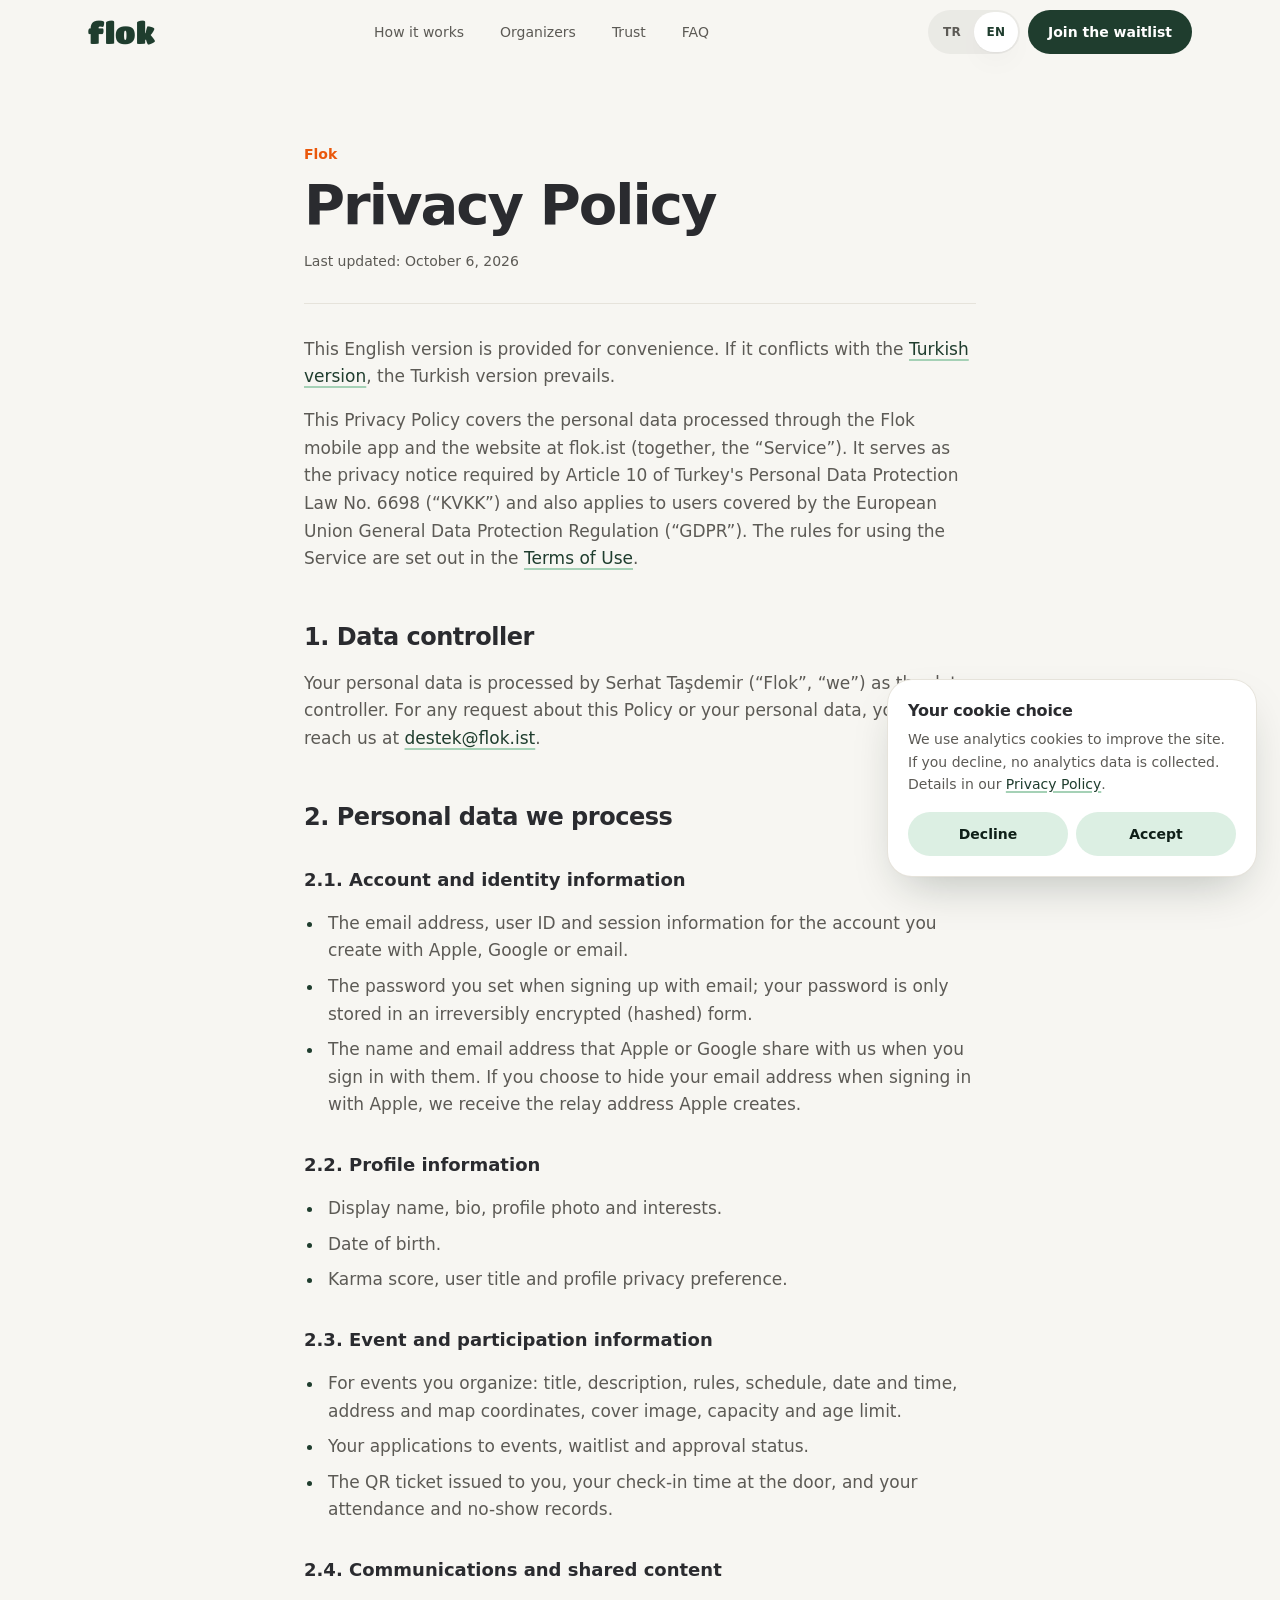
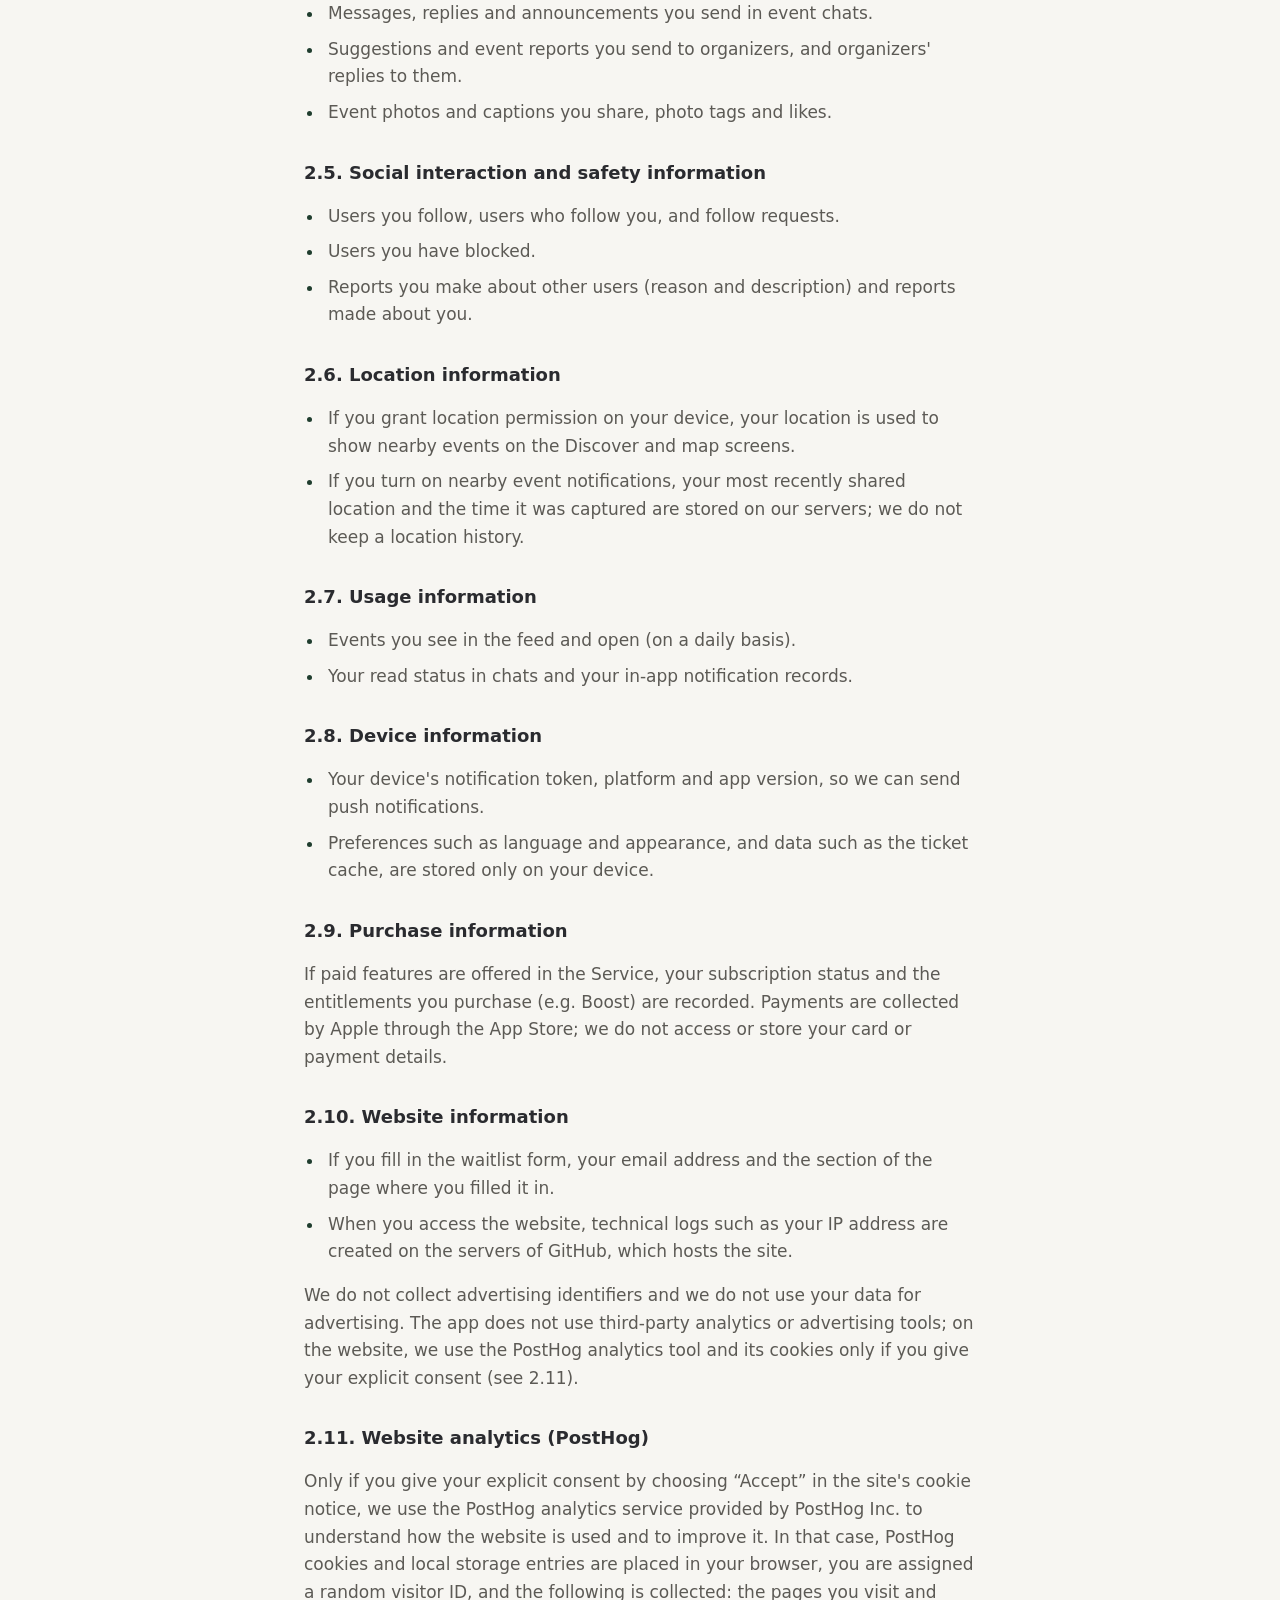
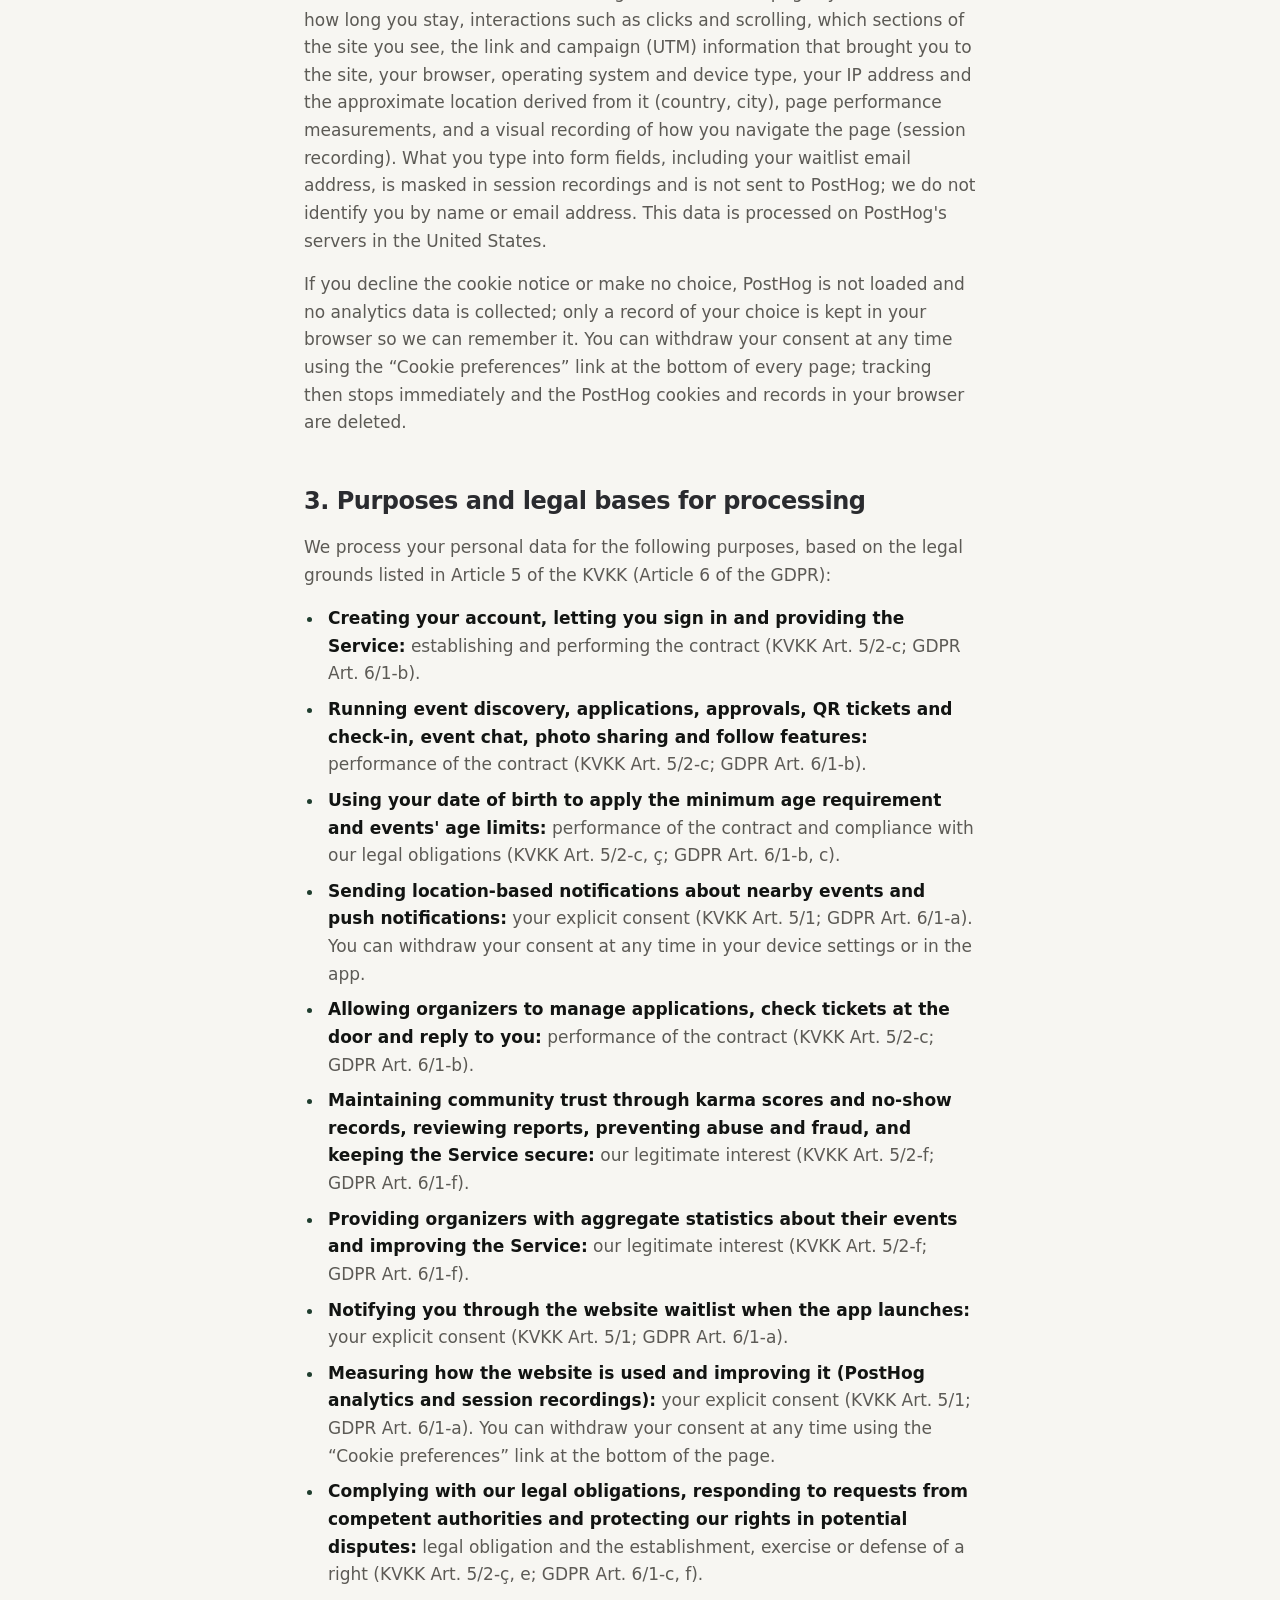
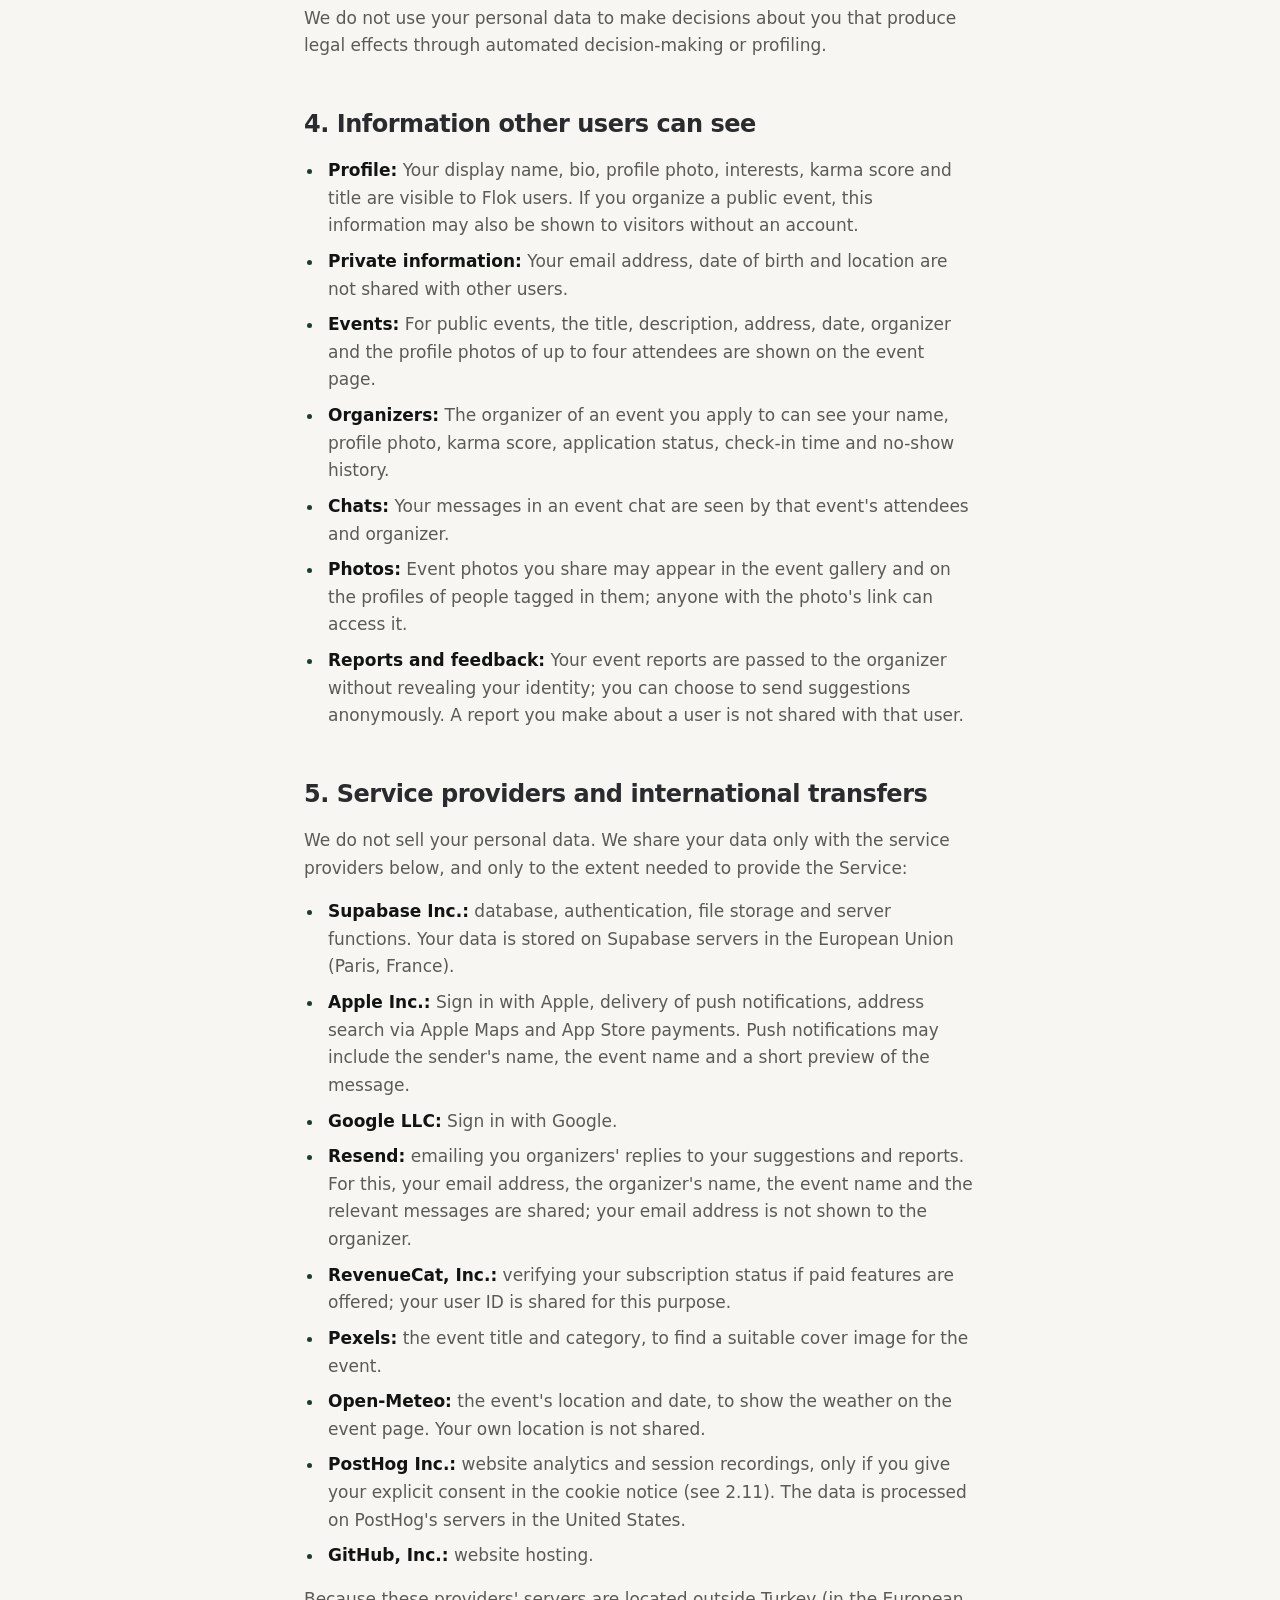
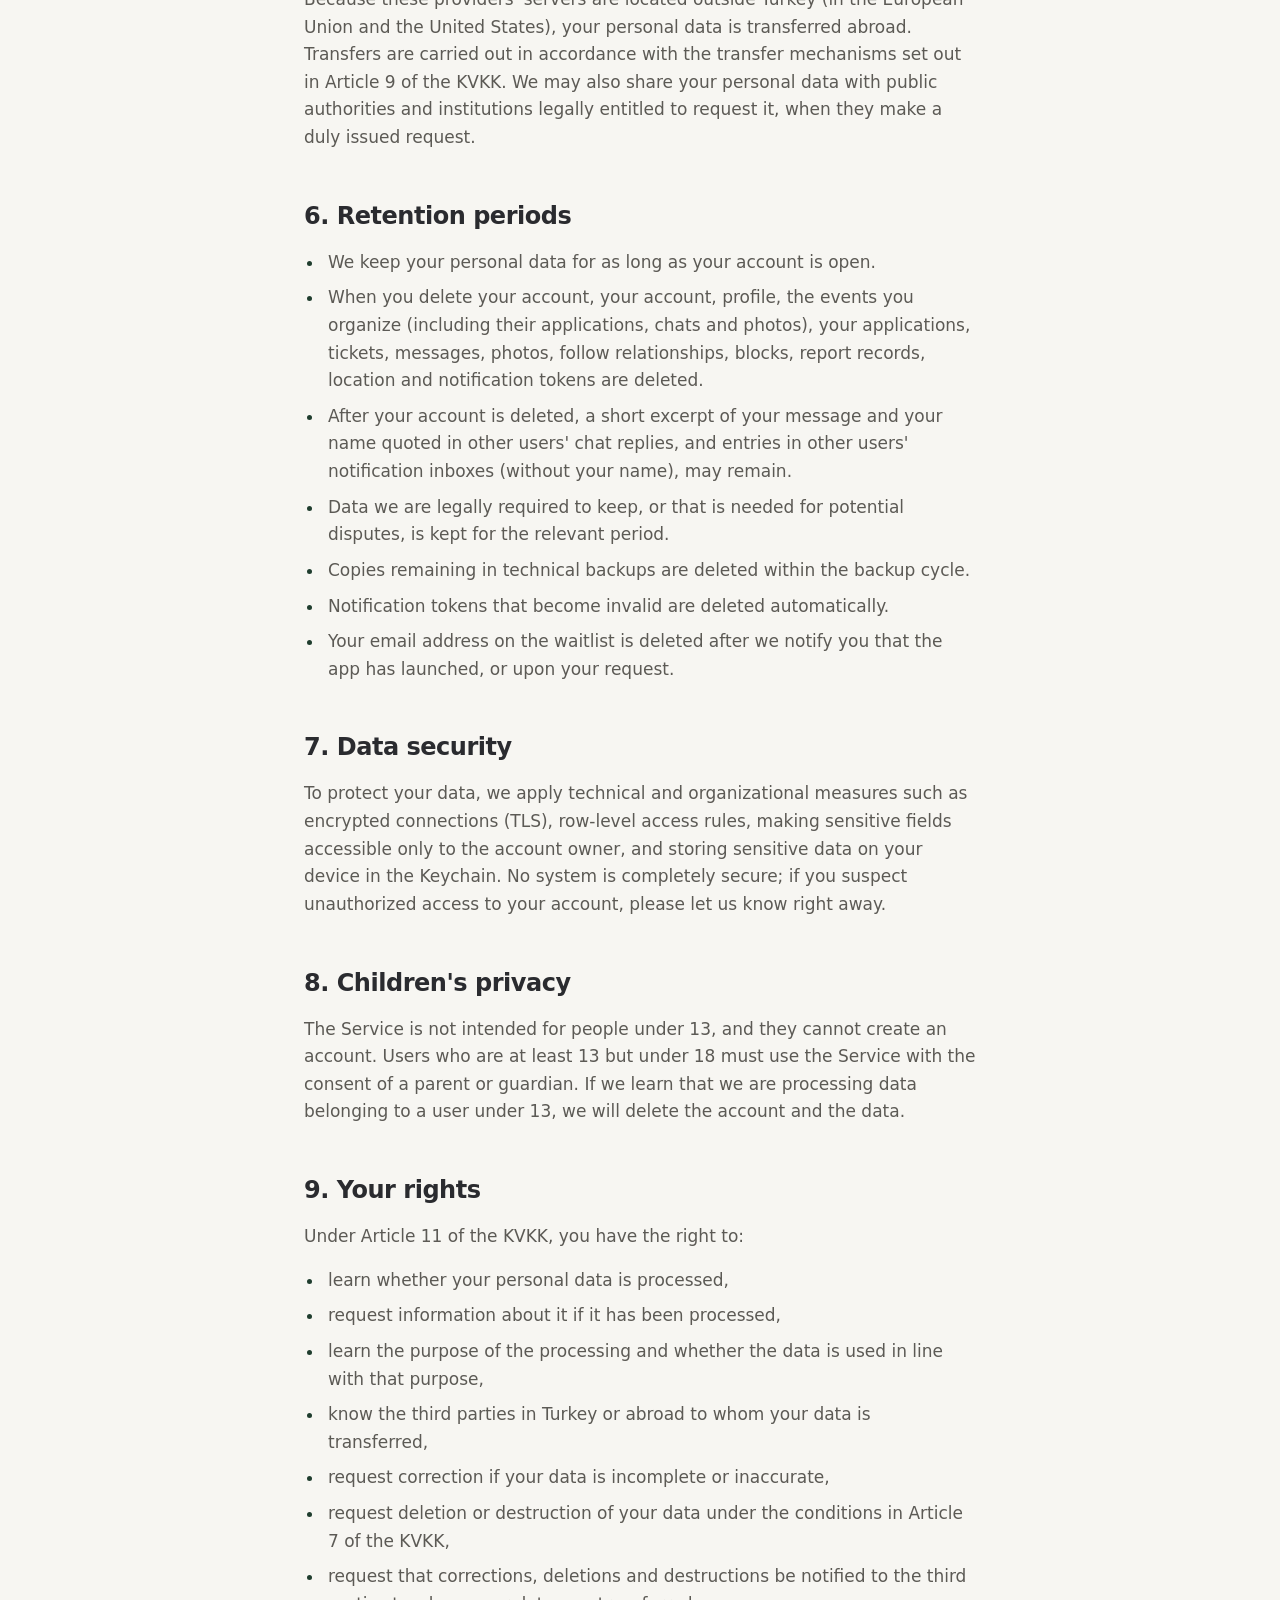
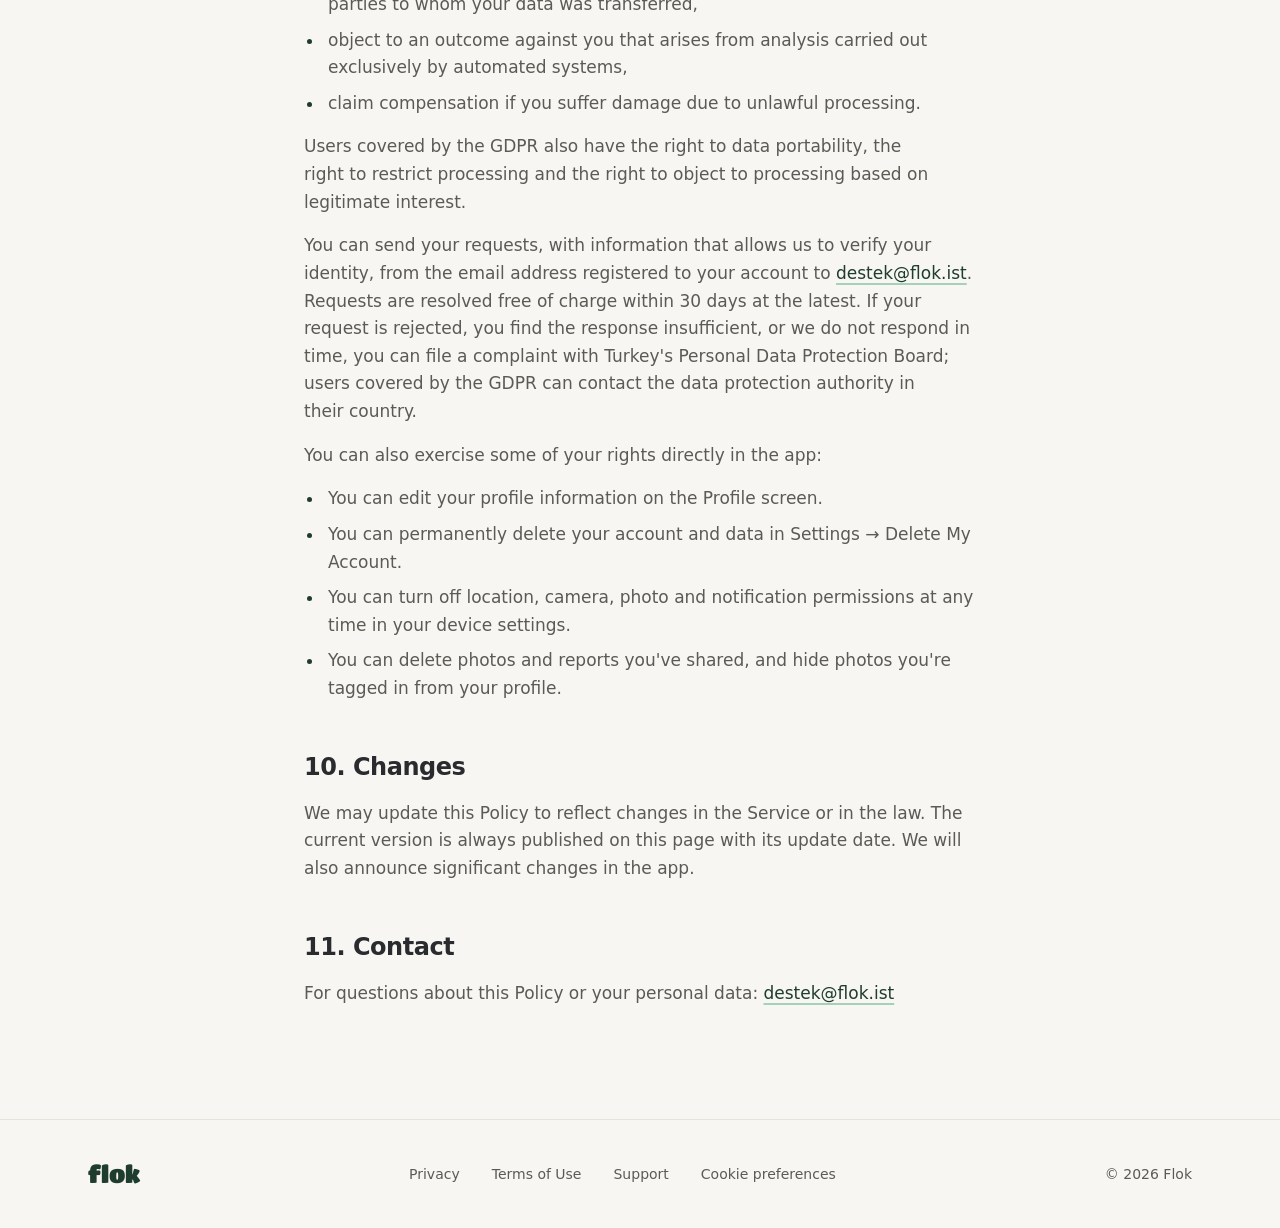
<file: en/privacy/index.html>
<!DOCTYPE html><!--MoIAIzjfDyWXNCICXjpiz--><html lang="en" class="__variable_50549f"><head><meta charSet="utf-8"/><meta name="viewport" content="width=device-width, initial-scale=1"/><link rel="preload" href="/_next/static/media/bf5c1c0baed5368c-s.p.ttf" as="font" crossorigin="" type="font/ttf"/><link rel="stylesheet" href="/_next/static/css/e920802fcc9d3d7d.css" data-precedence="next"/><link rel="preload" as="script" fetchPriority="low" href="/_next/static/chunks/webpack-2978e4bf24f45c64.js"/><script src="/_next/static/chunks/4bd1b696-c023c6e3521b1417.js" async=""></script><script src="/_next/static/chunks/255-09fb0d129bb12f51.js" async=""></script><script src="/_next/static/chunks/main-app-cf16a5efce6e337d.js" async=""></script><script src="/_next/static/chunks/367-c026583a213e7297.js" async=""></script><script src="/_next/static/chunks/335-5487a4f51c328cde.js" async=""></script><script src="/_next/static/chunks/app/(en)/en/layout-aa4aa2809f067d75.js" async=""></script><script src="/_next/static/chunks/14-3f31246df80dedd1.js" async=""></script><script src="/_next/static/chunks/app/(en)/en/privacy/page-1c1e3175ead488b9.js" async=""></script><meta name="next-size-adjust" content=""/><meta name="theme-color" content="#f7f6f2"/><title>Privacy Policy · Flok</title><meta name="description" content="What data Flok collects, how it&#x27;s used and your rights."/><link rel="canonical" href="https://flok.ist/en/privacy/"/><link rel="alternate" hrefLang="tr" href="https://flok.ist/gizlilik/"/><link rel="alternate" hrefLang="en" href="https://flok.ist/en/privacy/"/><link rel="alternate" hrefLang="x-default" href="https://flok.ist/gizlilik/"/><meta property="og:title" content="Privacy Policy · Flok"/><meta property="og:description" content="What data Flok collects, how it&#x27;s used and your rights."/><meta property="og:url" content="https://flok.ist/en/privacy/"/><meta property="og:site_name" content="Flok"/><meta property="og:locale" content="en_US"/><meta property="og:image" content="https://flok.ist/images/og-home-en.jpg?v=3"/><meta property="og:image:width" content="1200"/><meta property="og:image:height" content="630"/><meta property="og:image:alt" content="Flok: Small meetups in Istanbul, all in one app."/><meta property="og:locale:alternate" content="tr_TR"/><meta property="og:type" content="website"/><meta name="twitter:card" content="summary_large_image"/><meta name="twitter:title" content="Privacy Policy · Flok"/><meta name="twitter:description" content="What data Flok collects, how it&#x27;s used and your rights."/><meta name="twitter:image" content="https://flok.ist/images/og-home-en.jpg?v=3"/><meta name="twitter:image:width" content="1200"/><meta name="twitter:image:height" content="630"/><meta name="twitter:image:alt" content="Flok: Small meetups in Istanbul, all in one app."/><link rel="icon" href="/favicon.ico" type="image/x-icon" sizes="16x16"/><link rel="icon" href="/icon.png?3fd3f044d276ce29" type="image/png" sizes="512x512"/><link rel="apple-touch-icon" href="/apple-icon.png?17398823839cbad2" type="image/png" sizes="180x180"/><noscript><style>[style*="opacity:0"]{opacity:1!important;filter:none!important;transform:none!important}</style></noscript><script src="/_next/static/chunks/polyfills-42372ed130431b0a.js" noModule=""></script></head><body><div hidden=""><!--$--><!--/$--></div><header class="sticky top-0 z-50 transition-[background-color,box-shadow,backdrop-filter] duration-300 bg-transparent"><div class="mx-auto flex h-16 max-w-6xl items-center justify-between gap-3 px-6"><a aria-label="Flok home" class="font-logo text-3xl leading-none text-forest" href="/en/">flok</a><nav aria-label="Menu" class="hidden items-center gap-1 lg:flex"><a data-ph-event="cta_clicked" data-ph-props="{&quot;button&quot;:&quot;header_nav&quot;,&quot;section&quot;:&quot;header&quot;,&quot;target&quot;:&quot;how_it_works&quot;}" class="inline-flex min-h-11 items-center rounded-full px-4 text-sm font-medium text-mute transition-colors hover:bg-ink/5 hover:text-ink" href="/en/#how-it-works">How it works</a><a data-ph-event="cta_clicked" data-ph-props="{&quot;button&quot;:&quot;header_nav&quot;,&quot;section&quot;:&quot;header&quot;,&quot;target&quot;:&quot;organizers&quot;}" class="inline-flex min-h-11 items-center rounded-full px-4 text-sm font-medium text-mute transition-colors hover:bg-ink/5 hover:text-ink" href="/en/#organizers">Organizers</a><a data-ph-event="cta_clicked" data-ph-props="{&quot;button&quot;:&quot;header_nav&quot;,&quot;section&quot;:&quot;header&quot;,&quot;target&quot;:&quot;trust&quot;}" class="inline-flex min-h-11 items-center rounded-full px-4 text-sm font-medium text-mute transition-colors hover:bg-ink/5 hover:text-ink" href="/en/#trust">Trust</a><a data-ph-event="cta_clicked" data-ph-props="{&quot;button&quot;:&quot;header_nav&quot;,&quot;section&quot;:&quot;header&quot;,&quot;target&quot;:&quot;faq&quot;}" class="inline-flex min-h-11 items-center rounded-full px-4 text-sm font-medium text-mute transition-colors hover:bg-ink/5 hover:text-ink" href="/en/#faq">FAQ</a></nav><div class="flex items-center gap-2"><nav aria-label="Language" class="flex rounded-full bg-ink/5 p-0.5"><a lang="tr" hrefLang="tr" data-ph-event="language_switched" data-ph-props="{&quot;from&quot;:&quot;en&quot;,&quot;to&quot;:&quot;tr&quot;}" aria-label="Türkçe" class="grid min-h-10 min-w-11 place-items-center rounded-full px-2.5 font-display text-xs font-bold tracking-wide text-mute transition-colors hover:text-ink" href="/gizlilik/">TR</a><span lang="en" aria-current="true" aria-label="English" class="grid min-h-10 min-w-11 place-items-center rounded-full px-2.5 font-display text-xs font-bold tracking-wide bg-surface text-forest shadow-soft">EN</span></nav><a data-ph-event="cta_clicked" data-ph-props="{&quot;button&quot;:&quot;header_waitlist&quot;,&quot;section&quot;:&quot;header&quot;,&quot;target&quot;:&quot;pre_register&quot;}" class="inline-flex min-h-11 items-center rounded-full bg-forest px-4 font-display text-sm font-semibold whitespace-nowrap text-white transition-[background-color,scale] duration-200 hover:bg-forest-deep active:scale-96 sm:px-5" href="/en/#waitlist">Join the waitlist</a></div></div></header><main id="main" class="px-6 pt-12 pb-24 lg:pt-20"><article class="mx-auto max-w-2xl"><header class="border-b border-line pb-8"><p class="font-display text-sm font-bold text-flame">Flok</p><h1 class="mt-3 text-[clamp(2.25rem,5vw,3.5rem)] leading-[1.05] font-extrabold tracking-[-0.035em]">Privacy Policy</h1><p class="mt-4 text-sm text-mute">Last updated:<!-- --> <!-- -->October 6, 2026</p></header><div class="mt-8 text-[1.0625rem] leading-relaxed text-mute"><p class="my-4">This English version is provided for convenience. If it conflicts with the <a class="font-medium text-forest underline decoration-mint decoration-2 underline-offset-4 hover:decoration-forest" href="/gizlilik/">Turkish version</a>, the Turkish version prevails.</p><p class="my-4">This Privacy Policy covers the personal data processed through the Flok mobile app and the website at flok.ist (together, the “Service”). It serves as the privacy notice required by Article 10 of Turkey&#x27;s Personal Data Protection Law No. 6698 (“KVKK”) and also applies to users covered by the European Union General Data Protection Regulation (“GDPR”). The rules for using the Service are set out in the <a class="font-medium text-forest underline decoration-mint decoration-2 underline-offset-4 hover:decoration-forest" href="/en/terms/">Terms of Use</a>.</p><h2 class="mt-12 mb-4 text-2xl leading-snug font-bold tracking-[-0.02em] first:mt-0">1. Data controller</h2><p class="my-4">Your personal data is processed by Serhat Taşdemir (“Flok”, “we”) as the data controller. For any request about this Policy or your personal data, you can reach us at <a href="mailto:destek@flok.ist" class="font-medium text-forest underline decoration-mint decoration-2 underline-offset-4 hover:decoration-forest">destek@flok.ist</a>.</p><h2 class="mt-12 mb-4 text-2xl leading-snug font-bold tracking-[-0.02em] first:mt-0">2. Personal data we process</h2><h3 class="mt-8 mb-3 text-lg font-bold">2.1. Account and identity information</h3><ul class="my-4 grid gap-2 pl-5 marker:text-forest [list-style:disc]"><li class="pl-1">The email address, user ID and session information for the account you create with Apple, Google or email.</li><li class="pl-1">The password you set when signing up with email; your password is only stored in an irreversibly encrypted (hashed) form.</li><li class="pl-1">The name and email address that Apple or Google share with us when you sign in with them. If you choose to hide your email address when signing in with Apple, we receive the relay address Apple creates.</li></ul><h3 class="mt-8 mb-3 text-lg font-bold">2.2. Profile information</h3><ul class="my-4 grid gap-2 pl-5 marker:text-forest [list-style:disc]"><li class="pl-1">Display name, bio, profile photo and interests.</li><li class="pl-1">Date of birth.</li><li class="pl-1">Karma score, user title and profile privacy preference.</li></ul><h3 class="mt-8 mb-3 text-lg font-bold">2.3. Event and participation information</h3><ul class="my-4 grid gap-2 pl-5 marker:text-forest [list-style:disc]"><li class="pl-1">For events you organize: title, description, rules, schedule, date and time, address and map coordinates, cover image, capacity and age limit.</li><li class="pl-1">Your applications to events, waitlist and approval status.</li><li class="pl-1">The QR ticket issued to you, your check-in time at the door, and your attendance and no-show records.</li></ul><h3 class="mt-8 mb-3 text-lg font-bold">2.4. Communications and shared content</h3><ul class="my-4 grid gap-2 pl-5 marker:text-forest [list-style:disc]"><li class="pl-1">Messages, replies and announcements you send in event chats.</li><li class="pl-1">Suggestions and event reports you send to organizers, and organizers&#x27; replies to them.</li><li class="pl-1">Event photos and captions you share, photo tags and likes.</li></ul><h3 class="mt-8 mb-3 text-lg font-bold">2.5. Social interaction and safety information</h3><ul class="my-4 grid gap-2 pl-5 marker:text-forest [list-style:disc]"><li class="pl-1">Users you follow, users who follow you, and follow requests.</li><li class="pl-1">Users you have blocked.</li><li class="pl-1">Reports you make about other users (reason and description) and reports made about you.</li></ul><h3 class="mt-8 mb-3 text-lg font-bold">2.6. Location information</h3><ul class="my-4 grid gap-2 pl-5 marker:text-forest [list-style:disc]"><li class="pl-1">If you grant location permission on your device, your location is used to show nearby events on the Discover and map screens.</li><li class="pl-1">If you turn on nearby event notifications, your most recently shared location and the time it was captured are stored on our servers; we do not keep a location history.</li></ul><h3 class="mt-8 mb-3 text-lg font-bold">2.7. Usage information</h3><ul class="my-4 grid gap-2 pl-5 marker:text-forest [list-style:disc]"><li class="pl-1">Events you see in the feed and open (on a daily basis).</li><li class="pl-1">Your read status in chats and your in-app notification records.</li></ul><h3 class="mt-8 mb-3 text-lg font-bold">2.8. Device information</h3><ul class="my-4 grid gap-2 pl-5 marker:text-forest [list-style:disc]"><li class="pl-1">Your device&#x27;s notification token, platform and app version, so we can send push notifications.</li><li class="pl-1">Preferences such as language and appearance, and data such as the ticket cache, are stored only on your device.</li></ul><h3 class="mt-8 mb-3 text-lg font-bold">2.9. Purchase information</h3><p class="my-4">If paid features are offered in the Service, your subscription status and the entitlements you purchase (e.g. Boost) are recorded. Payments are collected by Apple through the App Store; we do not access or store your card or payment details.</p><h3 class="mt-8 mb-3 text-lg font-bold">2.10. Website information</h3><ul class="my-4 grid gap-2 pl-5 marker:text-forest [list-style:disc]"><li class="pl-1">If you fill in the waitlist form, your email address and the section of the page where you filled it in.</li><li class="pl-1">When you access the website, technical logs such as your IP address are created on the servers of GitHub, which hosts the site.</li></ul><p class="my-4">We do not collect advertising identifiers and we do not use your data for advertising. The app does not use third-party analytics or advertising tools; on the website, we use the PostHog analytics tool and its cookies only if you give your explicit consent (see 2.11).</p><h3 class="mt-8 mb-3 text-lg font-bold">2.11. Website analytics (PostHog)</h3><p class="my-4">Only if you give your explicit consent by choosing “Accept” in the site&#x27;s cookie notice, we use the PostHog analytics service provided by PostHog Inc. to understand how the website is used and to improve it. In that case, PostHog cookies and local storage entries are placed in your browser, you are assigned a random visitor ID, and the following is collected: the pages you visit and how long you stay, interactions such as clicks and scrolling, which sections of the site you see, the link and campaign (UTM) information that brought you to the site, your browser, operating system and device type, your IP address and the approximate location derived from it (country, city), page performance measurements, and a visual recording of how you navigate the page (session recording). What you type into form fields, including your waitlist email address, is masked in session recordings and is not sent to PostHog; we do not identify you by name or email address. This data is processed on PostHog&#x27;s servers in the United States.</p><p class="my-4">If you decline the cookie notice or make no choice, PostHog is not loaded and no analytics data is collected; only a record of your choice is kept in your browser so we can remember it. You can withdraw your consent at any time using the “Cookie preferences” link at the bottom of every page; tracking then stops immediately and the PostHog cookies and records in your browser are deleted.</p><h2 class="mt-12 mb-4 text-2xl leading-snug font-bold tracking-[-0.02em] first:mt-0">3. Purposes and legal bases for processing</h2><p class="my-4">We process your personal data for the following purposes, based on the legal grounds listed in Article 5 of the KVKK (Article 6 of the GDPR):</p><ul class="my-4 grid gap-2 pl-5 marker:text-forest [list-style:disc]"><li class="pl-1"><strong class="font-semibold text-ink">Creating your account, letting you sign in and providing the Service:</strong> establishing and performing the contract (KVKK Art. 5/2-c; GDPR Art. 6/1-b).</li><li class="pl-1"><strong class="font-semibold text-ink">Running event discovery, applications, approvals, QR tickets and check-in, event chat, photo sharing and follow features:</strong> performance of the contract (KVKK Art. 5/2-c; GDPR Art. 6/1-b).</li><li class="pl-1"><strong class="font-semibold text-ink">Using your date of birth to apply the minimum age requirement and events&#x27; age limits:</strong> performance of the contract and compliance with our legal obligations (KVKK Art. 5/2-c, ç; GDPR Art. 6/1-b, c).</li><li class="pl-1"><strong class="font-semibold text-ink">Sending location-based notifications about nearby events and push notifications:</strong> your explicit consent (KVKK Art. 5/1; GDPR Art. 6/1-a). You can withdraw your consent at any time in your device settings or in the app.</li><li class="pl-1"><strong class="font-semibold text-ink">Allowing organizers to manage applications, check tickets at the door and reply to you:</strong> performance of the contract (KVKK Art. 5/2-c; GDPR Art. 6/1-b).</li><li class="pl-1"><strong class="font-semibold text-ink">Maintaining community trust through karma scores and no-show records, reviewing reports, preventing abuse and fraud, and keeping the Service secure:</strong> our legitimate interest (KVKK Art. 5/2-f; GDPR Art. 6/1-f).</li><li class="pl-1"><strong class="font-semibold text-ink">Providing organizers with aggregate statistics about their events and improving the Service:</strong> our legitimate interest (KVKK Art. 5/2-f; GDPR Art. 6/1-f).</li><li class="pl-1"><strong class="font-semibold text-ink">Notifying you through the website waitlist when the app launches:</strong> your explicit consent (KVKK Art. 5/1; GDPR Art. 6/1-a).</li><li class="pl-1"><strong class="font-semibold text-ink">Measuring how the website is used and improving it (PostHog analytics and session recordings):</strong> your explicit consent (KVKK Art. 5/1; GDPR Art. 6/1-a). You can withdraw your consent at any time using the “Cookie preferences” link at the bottom of the page.</li><li class="pl-1"><strong class="font-semibold text-ink">Complying with our legal obligations, responding to requests from competent authorities and protecting our rights in potential disputes:</strong> legal obligation and the establishment, exercise or defense of a right (KVKK Art. 5/2-ç, e; GDPR Art. 6/1-c, f).</li></ul><p class="my-4">We do not use your personal data to make decisions about you that produce legal effects through automated decision-making or profiling.</p><h2 class="mt-12 mb-4 text-2xl leading-snug font-bold tracking-[-0.02em] first:mt-0">4. Information other users can see</h2><ul class="my-4 grid gap-2 pl-5 marker:text-forest [list-style:disc]"><li class="pl-1"><strong class="font-semibold text-ink">Profile:</strong> Your display name, bio, profile photo, interests, karma score and title are visible to Flok users. If you organize a public event, this information may also be shown to visitors without an account.</li><li class="pl-1"><strong class="font-semibold text-ink">Private information:</strong> Your email address, date of birth and location are not shared with other users.</li><li class="pl-1"><strong class="font-semibold text-ink">Events:</strong> For public events, the title, description, address, date, organizer and the profile photos of up to four attendees are shown on the event page.</li><li class="pl-1"><strong class="font-semibold text-ink">Organizers:</strong> The organizer of an event you apply to can see your name, profile photo, karma score, application status, check-in time and no-show history.</li><li class="pl-1"><strong class="font-semibold text-ink">Chats:</strong> Your messages in an event chat are seen by that event&#x27;s attendees and organizer.</li><li class="pl-1"><strong class="font-semibold text-ink">Photos:</strong> Event photos you share may appear in the event gallery and on the profiles of people tagged in them; anyone with the photo&#x27;s link can access it.</li><li class="pl-1"><strong class="font-semibold text-ink">Reports and feedback:</strong> Your event reports are passed to the organizer without revealing your identity; you can choose to send suggestions anonymously. A report you make about a user is not shared with that user.</li></ul><h2 class="mt-12 mb-4 text-2xl leading-snug font-bold tracking-[-0.02em] first:mt-0">5. Service providers and international transfers</h2><p class="my-4">We do not sell your personal data. We share your data only with the service providers below, and only to the extent needed to provide the Service:</p><ul class="my-4 grid gap-2 pl-5 marker:text-forest [list-style:disc]"><li class="pl-1"><strong class="font-semibold text-ink">Supabase Inc.:</strong> database, authentication, file storage and server functions. Your data is stored on Supabase servers in the European Union (Paris, France).</li><li class="pl-1"><strong class="font-semibold text-ink">Apple Inc.:</strong> Sign in with Apple, delivery of push notifications, address search via Apple Maps and App Store payments. Push notifications may include the sender&#x27;s name, the event name and a short preview of the message.</li><li class="pl-1"><strong class="font-semibold text-ink">Google LLC:</strong> Sign in with Google.</li><li class="pl-1"><strong class="font-semibold text-ink">Resend:</strong> emailing you organizers&#x27; replies to your suggestions and reports. For this, your email address, the organizer&#x27;s name, the event name and the relevant messages are shared; your email address is not shown to the organizer.</li><li class="pl-1"><strong class="font-semibold text-ink">RevenueCat, Inc.:</strong> verifying your subscription status if paid features are offered; your user ID is shared for this purpose.</li><li class="pl-1"><strong class="font-semibold text-ink">Pexels:</strong> the event title and category, to find a suitable cover image for the event.</li><li class="pl-1"><strong class="font-semibold text-ink">Open-Meteo:</strong> the event&#x27;s location and date, to show the weather on the event page. Your own location is not shared.</li><li class="pl-1"><strong class="font-semibold text-ink">PostHog Inc.:</strong> website analytics and session recordings, only if you give your explicit consent in the cookie notice (see 2.11). The data is processed on PostHog&#x27;s servers in the United States.</li><li class="pl-1"><strong class="font-semibold text-ink">GitHub, Inc.:</strong> website hosting.</li></ul><p class="my-4">Because these providers&#x27; servers are located outside Turkey (in the European Union and the United States), your personal data is transferred abroad. Transfers are carried out in accordance with the transfer mechanisms set out in Article 9 of the KVKK. We may also share your personal data with public authorities and institutions legally entitled to request it, when they make a duly issued request.</p><h2 class="mt-12 mb-4 text-2xl leading-snug font-bold tracking-[-0.02em] first:mt-0">6. Retention periods</h2><ul class="my-4 grid gap-2 pl-5 marker:text-forest [list-style:disc]"><li class="pl-1">We keep your personal data for as long as your account is open.</li><li class="pl-1">When you delete your account, your account, profile, the events you organize (including their applications, chats and photos), your applications, tickets, messages, photos, follow relationships, blocks, report records, location and notification tokens are deleted.</li><li class="pl-1">After your account is deleted, a short excerpt of your message and your name quoted in other users&#x27; chat replies, and entries in other users&#x27; notification inboxes (without your name), may remain.</li><li class="pl-1">Data we are legally required to keep, or that is needed for potential disputes, is kept for the relevant period.</li><li class="pl-1">Copies remaining in technical backups are deleted within the backup cycle.</li><li class="pl-1">Notification tokens that become invalid are deleted automatically.</li><li class="pl-1">Your email address on the waitlist is deleted after we notify you that the app has launched, or upon your request.</li></ul><h2 class="mt-12 mb-4 text-2xl leading-snug font-bold tracking-[-0.02em] first:mt-0">7. Data security</h2><p class="my-4">To protect your data, we apply technical and organizational measures such as encrypted connections (TLS), row-level access rules, making sensitive fields accessible only to the account owner, and storing sensitive data on your device in the Keychain. No system is completely secure; if you suspect unauthorized access to your account, please let us know right away.</p><h2 class="mt-12 mb-4 text-2xl leading-snug font-bold tracking-[-0.02em] first:mt-0">8. Children&#x27;s privacy</h2><p class="my-4">The Service is not intended for people under 13, and they cannot create an account. Users who are at least 13 but under 18 must use the Service with the consent of a parent or guardian. If we learn that we are processing data belonging to a user under 13, we will delete the account and the data.</p><h2 class="mt-12 mb-4 text-2xl leading-snug font-bold tracking-[-0.02em] first:mt-0">9. Your rights</h2><p class="my-4">Under Article 11 of the KVKK, you have the right to:</p><ul class="my-4 grid gap-2 pl-5 marker:text-forest [list-style:disc]"><li class="pl-1">learn whether your personal data is processed,</li><li class="pl-1">request information about it if it has been processed,</li><li class="pl-1">learn the purpose of the processing and whether the data is used in line with that purpose,</li><li class="pl-1">know the third parties in Turkey or abroad to whom your data is transferred,</li><li class="pl-1">request correction if your data is incomplete or inaccurate,</li><li class="pl-1">request deletion or destruction of your data under the conditions in Article 7 of the KVKK,</li><li class="pl-1">request that corrections, deletions and destructions be notified to the third parties to whom your data was transferred,</li><li class="pl-1">object to an outcome against you that arises from analysis carried out exclusively by automated systems,</li><li class="pl-1">claim compensation if you suffer damage due to unlawful processing.</li></ul><p class="my-4">Users covered by the GDPR also have the right to data portability, the right to restrict processing and the right to object to processing based on legitimate interest.</p><p class="my-4">You can send your requests, with information that allows us to verify your identity, from the email address registered to your account to <a href="mailto:destek@flok.ist" class="font-medium text-forest underline decoration-mint decoration-2 underline-offset-4 hover:decoration-forest">destek@flok.ist</a>. Requests are resolved free of charge within 30 days at the latest. If your request is rejected, you find the response insufficient, or we do not respond in time, you can file a complaint with Turkey&#x27;s Personal Data Protection Board; users covered by the GDPR can contact the data protection authority in their country.</p><p class="my-4">You can also exercise some of your rights directly in the app:</p><ul class="my-4 grid gap-2 pl-5 marker:text-forest [list-style:disc]"><li class="pl-1">You can edit your profile information on the Profile screen.</li><li class="pl-1">You can permanently delete your account and data in Settings → Delete My Account.</li><li class="pl-1">You can turn off location, camera, photo and notification permissions at any time in your device settings.</li><li class="pl-1">You can delete photos and reports you&#x27;ve shared, and hide photos you&#x27;re tagged in from your profile.</li></ul><h2 class="mt-12 mb-4 text-2xl leading-snug font-bold tracking-[-0.02em] first:mt-0">10. Changes</h2><p class="my-4">We may update this Policy to reflect changes in the Service or in the law. The current version is always published on this page with its update date. We will also announce significant changes in the app.</p><h2 class="mt-12 mb-4 text-2xl leading-snug font-bold tracking-[-0.02em] first:mt-0">11. Contact</h2><p class="my-4">For questions about this Policy or your personal data: <a href="mailto:destek@flok.ist" class="font-medium text-forest underline decoration-mint decoration-2 underline-offset-4 hover:decoration-forest">destek@flok.ist</a></p></div></article></main><footer class="border-t border-line"><div class="mx-auto flex max-w-6xl flex-col items-center gap-4 px-6 py-8 sm:flex-row sm:justify-between"><a aria-label="Flok home" class="font-logo text-2xl leading-none text-forest" href="/en/">flok</a><nav aria-label="Legal" class="flex flex-wrap justify-center gap-2"><a class="inline-flex min-h-11 items-center rounded-full px-3 text-sm text-mute transition-colors hover:text-ink" href="/en/privacy/">Privacy</a><a class="inline-flex min-h-11 items-center rounded-full px-3 text-sm text-mute transition-colors hover:text-ink" href="/en/terms/">Terms of Use</a><a class="inline-flex min-h-11 items-center rounded-full px-3 text-sm text-mute transition-colors hover:text-ink" href="/en/support/">Support</a><button type="button" class="inline-flex min-h-11 items-center rounded-full px-3 text-sm text-mute transition-colors hover:text-ink cursor-pointer">Cookie preferences</button></nav><p class="text-sm text-mute">© <!-- -->2026<!-- --> Flok</p></div></footer><!--$--><!--/$--><script src="/_next/static/chunks/webpack-2978e4bf24f45c64.js" id="_R_" async=""></script><script>(self.__next_f=self.__next_f||[]).push([0])</script><script>self.__next_f.push([1,"1:\"$Sreact.fragment\"\n2:I[9766,[],\"\"]\n3:I[8924,[],\"\"]\n4:I[2262,[\"367\",\"static/chunks/367-c026583a213e7297.js\",\"335\",\"static/chunks/335-5487a4f51c328cde.js\",\"30\",\"static/chunks/app/(en)/en/layout-aa4aa2809f067d75.js\"],\"Analytics\"]\n6:I[4431,[],\"OutletBoundary\"]\n8:I[5278,[],\"AsyncMetadataOutlet\"]\na:I[4431,[],\"ViewportBoundary\"]\nc:I[4431,[],\"MetadataBoundary\"]\nd:\"$Sreact.suspense\"\nf:I[7150,[],\"\"]\n:HL[\"/_next/static/media/bf5c1c0baed5368c-s.p.ttf\",\"font\",{\"crossOrigin\":\"\",\"type\":\"font/ttf\"}]\n:HL[\"/_next/static/css/e920802fcc9d3d7d.css\",\"style\"]\n"])</script><script>self.__next_f.push([1,"0:{\"P\":null,\"b\":\"MoIAIzjfDyWXNCICXjpiz\",\"p\":\"\",\"c\":[\"\",\"en\",\"privacy\",\"\"],\"i\":false,\"f\":[[[\"\",{\"children\":[\"(en)\",{\"children\":[\"en\",{\"children\":[\"privacy\",{\"children\":[\"__PAGE__\",{}]}]},\"$undefined\",\"$undefined\",true]}]}],[\"\",[\"$\",\"$1\",\"c\",{\"children\":[null,[\"$\",\"$L2\",null,{\"parallelRouterKey\":\"children\",\"error\":\"$undefined\",\"errorStyles\":\"$undefined\",\"errorScripts\":\"$undefined\",\"template\":[\"$\",\"$L3\",null,{}],\"templateStyles\":\"$undefined\",\"templateScripts\":\"$undefined\",\"notFound\":[[[\"$\",\"title\",null,{\"children\":\"404: This page could not be found.\"}],[\"$\",\"div\",null,{\"style\":{\"fontFamily\":\"system-ui,\\\"Segoe UI\\\",Roboto,Helvetica,Arial,sans-serif,\\\"Apple Color Emoji\\\",\\\"Segoe UI Emoji\\\"\",\"height\":\"100vh\",\"textAlign\":\"center\",\"display\":\"flex\",\"flexDirection\":\"column\",\"alignItems\":\"center\",\"justifyContent\":\"center\"},\"children\":[\"$\",\"div\",null,{\"children\":[[\"$\",\"style\",null,{\"dangerouslySetInnerHTML\":{\"__html\":\"body{color:#000;background:#fff;margin:0}.next-error-h1{border-right:1px solid rgba(0,0,0,.3)}@media (prefers-color-scheme:dark){body{color:#fff;background:#000}.next-error-h1{border-right:1px solid rgba(255,255,255,.3)}}\"}}],[\"$\",\"h1\",null,{\"className\":\"next-error-h1\",\"style\":{\"display\":\"inline-block\",\"margin\":\"0 20px 0 0\",\"padding\":\"0 23px 0 0\",\"fontSize\":24,\"fontWeight\":500,\"verticalAlign\":\"top\",\"lineHeight\":\"49px\"},\"children\":404}],[\"$\",\"div\",null,{\"style\":{\"display\":\"inline-block\"},\"children\":[\"$\",\"h2\",null,{\"style\":{\"fontSize\":14,\"fontWeight\":400,\"lineHeight\":\"49px\",\"margin\":0},\"children\":\"This page could not be found.\"}]}]]}]}]],[]],\"forbidden\":\"$undefined\",\"unauthorized\":\"$undefined\"}]]}],{\"children\":[\"(en)\",[\"$\",\"$1\",\"c\",{\"children\":[null,[\"$\",\"$L2\",null,{\"parallelRouterKey\":\"children\",\"error\":\"$undefined\",\"errorStyles\":\"$undefined\",\"errorScripts\":\"$undefined\",\"template\":[\"$\",\"$L3\",null,{}],\"templateStyles\":\"$undefined\",\"templateScripts\":\"$undefined\",\"notFound\":[[[\"$\",\"title\",null,{\"children\":\"404: This page could not be found.\"}],[\"$\",\"div\",null,{\"style\":\"$0:f:0:1:1:props:children:1:props:notFound:0:1:props:style\",\"children\":[\"$\",\"div\",null,{\"children\":[[\"$\",\"style\",null,{\"dangerouslySetInnerHTML\":{\"__html\":\"body{color:#000;background:#fff;margin:0}.next-error-h1{border-right:1px solid rgba(0,0,0,.3)}@media (prefers-color-scheme:dark){body{color:#fff;background:#000}.next-error-h1{border-right:1px solid rgba(255,255,255,.3)}}\"}}],[\"$\",\"h1\",null,{\"className\":\"next-error-h1\",\"style\":\"$0:f:0:1:1:props:children:1:props:notFound:0:1:props:children:props:children:1:props:style\",\"children\":404}],[\"$\",\"div\",null,{\"style\":\"$0:f:0:1:1:props:children:1:props:notFound:0:1:props:children:props:children:2:props:style\",\"children\":[\"$\",\"h2\",null,{\"style\":\"$0:f:0:1:1:props:children:1:props:notFound:0:1:props:children:props:children:2:props:children:props:style\",\"children\":\"This page could not be found.\"}]}]]}]}]],[]],\"forbidden\":\"$undefined\",\"unauthorized\":\"$undefined\"}]]}],{\"children\":[\"en\",[\"$\",\"$1\",\"c\",{\"children\":[[[\"$\",\"link\",\"0\",{\"rel\":\"stylesheet\",\"href\":\"/_next/static/css/e920802fcc9d3d7d.css\",\"precedence\":\"next\",\"crossOrigin\":\"$undefined\",\"nonce\":\"$undefined\"}]],[\"$\",\"html\",null,{\"lang\":\"en\",\"className\":\"__variable_50549f\",\"children\":[[\"$\",\"head\",null,{\"children\":[\"$\",\"noscript\",null,{\"children\":[\"$\",\"style\",null,{\"children\":\"[style*=\\\"opacity:0\\\"]{opacity:1!important;filter:none!important;transform:none!important}\"}]}]}],[\"$\",\"body\",null,{\"children\":[[\"$\",\"$L4\",null,{\"locale\":\"en\",\"copy\":{\"title\":\"Your cookie choice\",\"bodyBefore\":\"We use analytics cookies to improve the site. If you decline, no analytics data is collected. Details in our \",\"link\":\"Privacy Policy\",\"bodyAfter\":\".\",\"accept\":\"Accept\",\"decline\":\"Decline\"},\"privacyHref\":\"/en/privacy/\",\"sections\":{\"top\":\"hero\",\"how-it-works\":\"how_it_works\",\"organizers\":\"organizers\",\"trust\":\"trust\",\"categories\":\"categories\",\"event-day\":\"event_day\",\"memories\":\"memories\",\"faq\":\"faq\",\"waitlist\":\"pre_register\"}}],[\"$\",\"$L2\",null,{\"parallelRouterKey\":\"children\",\"error\":\"$undefined\",\"errorStyles\":\"$undefined\",\"errorScripts\":\"$undefined\",\"template\":[\"$\",\"$L3\",null,{}],\"templateStyles\":\"$undefined\",\"templateScripts\":\"$undefined\",\"notFound\":\"$undefined\",\"forbidden\":\"$undefined\",\"unauthorized\":\"$undefined\"}]]}]]}]]}],{\"children\":[\"privacy\",[\"$\",\"$1\",\"c\",{\"children\":[null,[\"$\",\"$L2\",null,{\"parallelRouterKey\":\"children\",\"error\":\"$undefined\",\"errorStyles\":\"$undefined\",\"errorScripts\":\"$undefined\",\"template\":[\"$\",\"$L3\",null,{}],\"templateStyles\":\"$undefined\",\"templateScripts\":\"$undefined\",\"notFound\":\"$undefined\",\"forbidden\":\"$undefined\",\"unauthorized\":\"$undefined\"}]]}],{\"children\":[\"__PAGE__\",[\"$\",\"$1\",\"c\",{\"children\":[\"$L5\",null,[\"$\",\"$L6\",null,{\"children\":[\"$L7\",[\"$\",\"$L8\",null,{\"promise\":\"$@9\"}]]}]]}],{},null,false]},null,false]},null,false]},null,false]},null,false],[\"$\",\"$1\",\"h\",{\"children\":[null,[[\"$\",\"$La\",null,{\"children\":\"$Lb\"}],[\"$\",\"meta\",null,{\"name\":\"next-size-adjust\",\"content\":\"\"}]],[\"$\",\"$Lc\",null,{\"children\":[\"$\",\"div\",null,{\"hidden\":true,\"children\":[\"$\",\"$d\",null,{\"fallback\":null,\"children\":\"$Le\"}]}]}]]}],false]],\"m\":\"$undefined\",\"G\":[\"$f\",[]],\"s\":false,\"S\":true}\n"])</script><script>self.__next_f.push([1,"b:[[\"$\",\"meta\",\"0\",{\"charSet\":\"utf-8\"}],[\"$\",\"meta\",\"1\",{\"name\":\"viewport\",\"content\":\"width=device-width, initial-scale=1\"}],[\"$\",\"meta\",\"2\",{\"name\":\"theme-color\",\"content\":\"#f7f6f2\"}]]\n7:null\n"])</script><script>self.__next_f.push([1,"10:I[622,[],\"IconMark\"]\n"])</script><script>self.__next_f.push([1,"9:{\"metadata\":[[\"$\",\"title\",\"0\",{\"children\":\"Privacy Policy · Flok\"}],[\"$\",\"meta\",\"1\",{\"name\":\"description\",\"content\":\"What data Flok collects, how it's used and your rights.\"}],[\"$\",\"link\",\"2\",{\"rel\":\"canonical\",\"href\":\"https://flok.ist/en/privacy/\"}],[\"$\",\"link\",\"3\",{\"rel\":\"alternate\",\"hrefLang\":\"tr\",\"href\":\"https://flok.ist/gizlilik/\"}],[\"$\",\"link\",\"4\",{\"rel\":\"alternate\",\"hrefLang\":\"en\",\"href\":\"https://flok.ist/en/privacy/\"}],[\"$\",\"link\",\"5\",{\"rel\":\"alternate\",\"hrefLang\":\"x-default\",\"href\":\"https://flok.ist/gizlilik/\"}],[\"$\",\"meta\",\"6\",{\"property\":\"og:title\",\"content\":\"Privacy Policy · Flok\"}],[\"$\",\"meta\",\"7\",{\"property\":\"og:description\",\"content\":\"What data Flok collects, how it's used and your rights.\"}],[\"$\",\"meta\",\"8\",{\"property\":\"og:url\",\"content\":\"https://flok.ist/en/privacy/\"}],[\"$\",\"meta\",\"9\",{\"property\":\"og:site_name\",\"content\":\"Flok\"}],[\"$\",\"meta\",\"10\",{\"property\":\"og:locale\",\"content\":\"en_US\"}],[\"$\",\"meta\",\"11\",{\"property\":\"og:image\",\"content\":\"https://flok.ist/images/og-home-en.jpg?v=3\"}],[\"$\",\"meta\",\"12\",{\"property\":\"og:image:width\",\"content\":\"1200\"}],[\"$\",\"meta\",\"13\",{\"property\":\"og:image:height\",\"content\":\"630\"}],[\"$\",\"meta\",\"14\",{\"property\":\"og:image:alt\",\"content\":\"Flok: Small meetups in Istanbul, all in one app.\"}],[\"$\",\"meta\",\"15\",{\"property\":\"og:locale:alternate\",\"content\":\"tr_TR\"}],[\"$\",\"meta\",\"16\",{\"property\":\"og:type\",\"content\":\"website\"}],[\"$\",\"meta\",\"17\",{\"name\":\"twitter:card\",\"content\":\"summary_large_image\"}],[\"$\",\"meta\",\"18\",{\"name\":\"twitter:title\",\"content\":\"Privacy Policy · Flok\"}],[\"$\",\"meta\",\"19\",{\"name\":\"twitter:description\",\"content\":\"What data Flok collects, how it's used and your rights.\"}],[\"$\",\"meta\",\"20\",{\"name\":\"twitter:image\",\"content\":\"https://flok.ist/images/og-home-en.jpg?v=3\"}],[\"$\",\"meta\",\"21\",{\"name\":\"twitter:image:width\",\"content\":\"1200\"}],[\"$\",\"meta\",\"22\",{\"name\":\"twitter:image:height\",\"content\":\"630\"}],[\"$\",\"meta\",\"23\",{\"name\":\"twitter:image:alt\",\"content\":\"Flok: Small meetups in Istanbul, all in one app.\"}],[\"$\",\"link\",\"24\",{\"rel\":\"icon\",\"href\":\"/favicon.ico\",\"type\":\"image/x-icon\",\"sizes\":\"16x16\"}],[\"$\",\"link\",\"25\",{\"rel\":\"icon\",\"href\":\"/icon.png?3fd3f044d276ce29\",\"type\":\"image/png\",\"sizes\":\"512x512\"}],[\"$\",\"link\",\"26\",{\"rel\":\"apple-touch-icon\",\"href\":\"/apple-icon.png?17398823839cbad2\",\"type\":\"image/png\",\"sizes\":\"180x180\"}],[\"$\",\"$L10\",\"27\",{}]],\"error\":null,\"digest\":\"$undefined\"}\n"])</script><script>self.__next_f.push([1,"e:\"$9:metadata\"\n"])</script><script>self.__next_f.push([1,"11:I[5755,[\"367\",\"static/chunks/367-c026583a213e7297.js\",\"14\",\"static/chunks/14-3f31246df80dedd1.js\",\"502\",\"static/chunks/app/(en)/en/privacy/page-1c1e3175ead488b9.js\"],\"StickyHeader\"]\n12:I[2619,[\"367\",\"static/chunks/367-c026583a213e7297.js\",\"14\",\"static/chunks/14-3f31246df80dedd1.js\",\"502\",\"static/chunks/app/(en)/en/privacy/page-1c1e3175ead488b9.js\"],\"\"]\n"])</script><script>self.__next_f.push([1,"5:[[\"$\",\"$L11\",null,{\"children\":[\"$\",\"div\",null,{\"className\":\"mx-auto flex h-16 max-w-6xl items-center justify-between gap-3 px-6\",\"children\":[[\"$\",\"$L12\",null,{\"href\":\"/en/\",\"aria-label\":\"Flok home\",\"className\":\"font-logo text-3xl leading-none text-forest\",\"children\":\"flok\"}],[\"$\",\"nav\",null,{\"aria-label\":\"Menu\",\"className\":\"hidden items-center gap-1 lg:flex\",\"children\":[[\"$\",\"$L12\",\"how-it-works\",{\"href\":\"/en/#how-it-works\",\"data-ph-event\":\"cta_clicked\",\"data-ph-props\":\"{\\\"button\\\":\\\"header_nav\\\",\\\"section\\\":\\\"header\\\",\\\"target\\\":\\\"how_it_works\\\"}\",\"className\":\"inline-flex min-h-11 items-center rounded-full px-4 text-sm font-medium text-mute transition-colors hover:bg-ink/5 hover:text-ink\",\"children\":\"How it works\"}],[\"$\",\"$L12\",\"organizers\",{\"href\":\"/en/#organizers\",\"data-ph-event\":\"cta_clicked\",\"data-ph-props\":\"{\\\"button\\\":\\\"header_nav\\\",\\\"section\\\":\\\"header\\\",\\\"target\\\":\\\"organizers\\\"}\",\"className\":\"inline-flex min-h-11 items-center rounded-full px-4 text-sm font-medium text-mute transition-colors hover:bg-ink/5 hover:text-ink\",\"children\":\"Organizers\"}],[\"$\",\"$L12\",\"trust\",{\"href\":\"/en/#trust\",\"data-ph-event\":\"cta_clicked\",\"data-ph-props\":\"{\\\"button\\\":\\\"header_nav\\\",\\\"section\\\":\\\"header\\\",\\\"target\\\":\\\"trust\\\"}\",\"className\":\"inline-flex min-h-11 items-center rounded-full px-4 text-sm font-medium text-mute transition-colors hover:bg-ink/5 hover:text-ink\",\"children\":\"Trust\"}],[\"$\",\"$L12\",\"faq\",{\"href\":\"/en/#faq\",\"data-ph-event\":\"cta_clicked\",\"data-ph-props\":\"{\\\"button\\\":\\\"header_nav\\\",\\\"section\\\":\\\"header\\\",\\\"target\\\":\\\"faq\\\"}\",\"className\":\"inline-flex min-h-11 items-center rounded-full px-4 text-sm font-medium text-mute transition-colors hover:bg-ink/5 hover:text-ink\",\"children\":\"FAQ\"}]]}],[\"$\",\"div\",null,{\"className\":\"flex items-center gap-2\",\"children\":[[\"$\",\"nav\",null,{\"aria-label\":\"Language\",\"className\":\"flex rounded-full bg-ink/5 p-0.5\",\"children\":[[\"$\",\"$L12\",\"tr\",{\"href\":\"/gizlilik/\",\"lang\":\"tr\",\"hrefLang\":\"tr\",\"data-ph-event\":\"language_switched\",\"data-ph-props\":\"{\\\"from\\\":\\\"en\\\",\\\"to\\\":\\\"tr\\\"}\",\"aria-label\":\"Türkçe\",\"className\":\"grid min-h-10 min-w-11 place-items-center rounded-full px-2.5 font-display text-xs font-bold tracking-wide text-mute transition-colors hover:text-ink\",\"children\":\"TR\"}],[\"$\",\"span\",\"en\",{\"lang\":\"en\",\"aria-current\":\"true\",\"aria-label\":\"English\",\"className\":\"grid min-h-10 min-w-11 place-items-center rounded-full px-2.5 font-display text-xs font-bold tracking-wide bg-surface text-forest shadow-soft\",\"children\":\"EN\"}]]}],[\"$\",\"$L12\",null,{\"href\":\"/en/#waitlist\",\"data-ph-event\":\"cta_clicked\",\"data-ph-props\":\"{\\\"button\\\":\\\"header_waitlist\\\",\\\"section\\\":\\\"header\\\",\\\"target\\\":\\\"pre_register\\\"}\",\"className\":\"inline-flex min-h-11 items-center rounded-full bg-forest px-4 font-display text-sm font-semibold whitespace-nowrap text-white transition-[background-color,scale] duration-200 hover:bg-forest-deep active:scale-96 sm:px-5\",\"children\":\"Join the waitlist\"}]]}]]}]}],[\"$\",\"main\",null,{\"id\":\"main\",\"className\":\"px-6 pt-12 pb-24 lg:pt-20\",\"children\":[\"$\",\"article\",null,{\"className\":\"mx-auto max-w-2xl\",\"children\":[[\"$\",\"header\",null,{\"className\":\"border-b border-line pb-8\",\"children\":[[\"$\",\"p\",null,{\"className\":\"font-display text-sm font-bold text-flame\",\"children\":\"Flok\"}],[\"$\",\"h1\",null,{\"className\":\"mt-3 text-[clamp(2.25rem,5vw,3.5rem)] leading-[1.05] font-extrabold tracking-[-0.035em]\",\"children\":\"Privacy Policy\"}],[\"$\",\"p\",null,{\"className\":\"mt-4 text-sm text-mute\",\"children\":[\"Last updated:\",\" \",\"October 6, 2026\"]}]]}],[\"$\",\"div\",null,{\"className\":\"mt-8 text-[1.0625rem] leading-relaxed text-mute\",\"children\":[[\"$\",\"p\",\"0\",{\"className\":\"my-4\",\"children\":[\"This English version is provided for convenience. If it conflicts with the \",[\"$\",\"$L12\",\"75\",{\"href\":\"/gizlilik/\",\"className\":\"font-medium text-forest underline decoration-mint decoration-2 underline-offset-4 hover:decoration-forest\",\"children\":\"Turkish version\"}],\", the Turkish version prevails.\"]}],[\"$\",\"p\",\"1\",{\"className\":\"my-4\",\"children\":[\"This Privacy Policy covers the personal data processed through the Flok mobile app and the website at flok.ist (together, the “Service”). It serves as the privacy notice required by Article 10 of Turkey's Personal Data Protection Law No. 6698 (“KVKK”) and also applies to users covered by the European Union General Data Protection Regulation (“GDPR”). The rules for using the Service are set out in the \",\"$L13\",\".\"]}],\"$L14\",\"$L15\",\"$L16\",\"$L17\",\"$L18\",\"$L19\",\"$L1a\",\"$L1b\",\"$L1c\",\"$L1d\",\"$L1e\",\"$L1f\",\"$L20\",\"$L21\",\"$L22\",\"$L23\",\"$L24\",\"$L25\",\"$L26\",\"$L27\",\"$L28\",\"$L29\",\"$L2a\",\"$L2b\",\"$L2c\",\"$L2d\",\"$L2e\",\"$L2f\",\"$L30\",\"$L31\",\"$L32\",\"$L33\",\"$L34\",\"$L35\",\"$L36\",\"$L37\",\"$L38\",\"$L39\",\"$L3a\",\"$L3b\",\"$L3c\",\"$L3d\",\"$L3e\",\"$L3f\",\"$L40\",\"$L41\",\"$L42\",\"$L43\",\"$L44\",\"$L45\",\"$L46\",\"$L47\",\"$L48\",\"$L49\"]}]]}]}],\"$L4a\"]\n"])</script><script>self.__next_f.push([1,"4f:I[5954,[\"367\",\"static/chunks/367-c026583a213e7297.js\",\"14\",\"static/chunks/14-3f31246df80dedd1.js\",\"502\",\"static/chunks/app/(en)/en/privacy/page-1c1e3175ead488b9.js\"],\"ConsentPreferencesButton\"]\n13:[\"$\",\"$L12\",\"404\",{\"href\":\"/en/terms/\",\"className\":\"font-medium text-forest underline decoration-mint decoration-2 underline-offset-4 hover:decoration-forest\",\"children\":\"Terms of Use\"}]\n14:[\"$\",\"h2\",\"2\",{\"className\":\"mt-12 mb-4 text-2xl leading-snug font-bold tracking-[-0.02em] first:mt-0\",\"children\":\"1. Data controller\"}]\n15:[\"$\",\"p\",\"3\",{\"className\":\"my-4\",\"children\":[\"Your personal data is processed by Serhat Taşdemir (“Flok”, “we”) as the data controller. For any request about this Policy or your personal data, you can reach us at \",[\"$\",\"a\",\"167\",{\"href\":\"mailto:destek@flok.ist\",\"className\":\"font-medium text-forest underline decoration-mint decoration-2 underline-offset-4 hover:decoration-forest\",\"children\":\"destek@flok.ist\"}],\".\"]}]\n16:[\"$\",\"h2\",\"4\",{\"className\":\"mt-12 mb-4 text-2xl leading-snug font-bold tracking-[-0.02em] first:mt-0\",\"children\":\"2. Personal data we process\"}]\n17:[\"$\",\"h3\",\"5\",{\"className\":\"mt-8 mb-3 text-lg font-bold\",\"children\":\"2.1. Account and identity information\"}]\n"])</script><script>self.__next_f.push([1,"18:[\"$\",\"ul\",\"6\",{\"className\":\"my-4 grid gap-2 pl-5 marker:text-forest [list-style:disc]\",\"children\":[[\"$\",\"li\",\"The email address, user ID and session information for the account you create with Apple, Google or email.\",{\"className\":\"pl-1\",\"children\":[\"The email address, user ID and session information for the account you create with Apple, Google or email.\"]}],[\"$\",\"li\",\"The password you set when signing up with email; your password is only stored in an irreversibly encrypted (hashed) form.\",{\"className\":\"pl-1\",\"children\":[\"The password you set when signing up with email; your password is only stored in an irreversibly encrypted (hashed) form.\"]}],[\"$\",\"li\",\"The name and email address that Apple or Google share with us when you sign in with them. If you choose to hide your email address when signing in with Apple, we receive the relay address Apple creates.\",{\"className\":\"pl-1\",\"children\":[\"The name and email address that Apple or Google share with us when you sign in with them. If you choose to hide your email address when signing in with Apple, we receive the relay address Apple creates.\"]}]]}]\n"])</script><script>self.__next_f.push([1,"19:[\"$\",\"h3\",\"7\",{\"className\":\"mt-8 mb-3 text-lg font-bold\",\"children\":\"2.2. Profile information\"}]\n1a:[\"$\",\"ul\",\"8\",{\"className\":\"my-4 grid gap-2 pl-5 marker:text-forest [list-style:disc]\",\"children\":[[\"$\",\"li\",\"Display name, bio, profile photo and interests.\",{\"className\":\"pl-1\",\"children\":[\"Display name, bio, profile photo and interests.\"]}],[\"$\",\"li\",\"Date of birth.\",{\"className\":\"pl-1\",\"children\":[\"Date of birth.\"]}],[\"$\",\"li\",\"Karma score, user title and profile privacy preference.\",{\"className\":\"pl-1\",\"children\":[\"Karma score, user title and profile privacy preference.\"]}]]}]\n1b:[\"$\",\"h3\",\"9\",{\"className\":\"mt-8 mb-3 text-lg font-bold\",\"children\":\"2.3. Event and participation information\"}]\n"])</script><script>self.__next_f.push([1,"1c:[\"$\",\"ul\",\"10\",{\"className\":\"my-4 grid gap-2 pl-5 marker:text-forest [list-style:disc]\",\"children\":[[\"$\",\"li\",\"For events you organize: title, description, rules, schedule, date and time, address and map coordinates, cover image, capacity and age limit.\",{\"className\":\"pl-1\",\"children\":[\"For events you organize: title, description, rules, schedule, date and time, address and map coordinates, cover image, capacity and age limit.\"]}],[\"$\",\"li\",\"Your applications to events, waitlist and approval status.\",{\"className\":\"pl-1\",\"children\":[\"Your applications to events, waitlist and approval status.\"]}],[\"$\",\"li\",\"The QR ticket issued to you, your check-in time at the door, and your attendance and no-show records.\",{\"className\":\"pl-1\",\"children\":[\"The QR ticket issued to you, your check-in time at the door, and your attendance and no-show records.\"]}]]}]\n"])</script><script>self.__next_f.push([1,"1d:[\"$\",\"h3\",\"11\",{\"className\":\"mt-8 mb-3 text-lg font-bold\",\"children\":\"2.4. Communications and shared content\"}]\n1e:[\"$\",\"ul\",\"12\",{\"className\":\"my-4 grid gap-2 pl-5 marker:text-forest [list-style:disc]\",\"children\":[[\"$\",\"li\",\"Messages, replies and announcements you send in event chats.\",{\"className\":\"pl-1\",\"children\":[\"Messages, replies and announcements you send in event chats.\"]}],[\"$\",\"li\",\"Suggestions and event reports you send to organizers, and organizers' replies to them.\",{\"className\":\"pl-1\",\"children\":[\"Suggestions and event reports you send to organizers, and organizers' replies to them.\"]}],[\"$\",\"li\",\"Event photos and captions you share, photo tags and likes.\",{\"className\":\"pl-1\",\"children\":[\"Event photos and captions you share, photo tags and likes.\"]}]]}]\n1f:[\"$\",\"h3\",\"13\",{\"className\":\"mt-8 mb-3 text-lg font-bold\",\"children\":\"2.5. Social interaction and safety information\"}]\n20:[\"$\",\"ul\",\"14\",{\"className\":\"my-4 grid gap-2 pl-5 marker:text-forest [list-style:disc]\",\"children\":[[\"$\",\"li\",\"Users you follow, users who follow you, and follow requests.\",{\"className\":\"pl-1\",\"children\":[\"Users you follow, users who follow you, and follow requests.\"]}],[\"$\",\"li\",\"Users you have blocked.\",{\"className\":\"pl-1\",\"children\":[\"Users you have blocked.\"]}],[\"$\",\"li\",\"Reports you make about other users (reason and description) and reports made about you.\",{\"className\":\"pl-1\",\"children\":[\"Reports you make about other users (reason and description) and reports made about you.\"]}]]}]\n21:[\"$\",\"h3\",\"15\",{\"className\":\"mt-8 mb-3 text-lg font-bold\",\"children\":\"2.6. Location information\"}]\n"])</script><script>self.__next_f.push([1,"22:[\"$\",\"ul\",\"16\",{\"className\":\"my-4 grid gap-2 pl-5 marker:text-forest [list-style:disc]\",\"children\":[[\"$\",\"li\",\"If you grant location permission on your device, your location is used to show nearby events on the Discover and map screens.\",{\"className\":\"pl-1\",\"children\":[\"If you grant location permission on your device, your location is used to show nearby events on the Discover and map screens.\"]}],[\"$\",\"li\",\"If you turn on nearby event notifications, your most recently shared location and the time it was captured are stored on our servers; we do not keep a location history.\",{\"className\":\"pl-1\",\"children\":[\"If you turn on nearby event notifications, your most recently shared location and the time it was captured are stored on our servers; we do not keep a location history.\"]}]]}]\n"])</script><script>self.__next_f.push([1,"23:[\"$\",\"h3\",\"17\",{\"className\":\"mt-8 mb-3 text-lg font-bold\",\"children\":\"2.7. Usage information\"}]\n24:[\"$\",\"ul\",\"18\",{\"className\":\"my-4 grid gap-2 pl-5 marker:text-forest [list-style:disc]\",\"children\":[[\"$\",\"li\",\"Events you see in the feed and open (on a daily basis).\",{\"className\":\"pl-1\",\"children\":[\"Events you see in the feed and open (on a daily basis).\"]}],[\"$\",\"li\",\"Your read status in chats and your in-app notification records.\",{\"className\":\"pl-1\",\"children\":[\"Your read status in chats and your in-app notification records.\"]}]]}]\n25:[\"$\",\"h3\",\"19\",{\"className\":\"mt-8 mb-3 text-lg font-bold\",\"children\":\"2.8. Device information\"}]\n26:[\"$\",\"ul\",\"20\",{\"className\":\"my-4 grid gap-2 pl-5 marker:text-forest [list-style:disc]\",\"children\":[[\"$\",\"li\",\"Your device's notification token, platform and app version, so we can send push notifications.\",{\"className\":\"pl-1\",\"children\":[\"Your device's notification token, platform and app version, so we can send push notifications.\"]}],[\"$\",\"li\",\"Preferences such as language and appearance, and data such as the ticket cache, are stored only on your device.\",{\"className\":\"pl-1\",\"children\":[\"Preferences such as language and appearance, and data such as the ticket cache, are stored only on your device.\"]}]]}]\n27:[\"$\",\"h3\",\"21\",{\"className\":\"mt-8 mb-3 text-lg font-bold\",\"children\":\"2.9. Purchase information\"}]\n28:[\"$\",\"p\",\"22\",{\"className\":\"my-4\",\"children\":[\"If paid features are offered in the Service, your subscription status and the entitlements you purchase (e.g. Boost) are recorded. Payments are collected by Apple through the App Store; we do not access or store your card or payment details.\"]}]\n29:[\"$\",\"h3\",\"23\",{\"className\":\"mt-8 mb-3 text-lg font-bold\",\"children\":\"2.10. Website information\"}]\n2a:[\"$\",\"ul\",\"24\",{\"className\":\"my-4 grid gap-2 pl-5 marker:text-forest [list-style:disc]\",\"children\":[[\"$\",\"li\",\"If you fill in the waitlist form, your email address and the section of the page where you filled it in.\",{\"className\":\"pl-1\",\"children\":[\"If you fill in the waitlist form, "])</script><script>self.__next_f.push([1,"your email address and the section of the page where you filled it in.\"]}],[\"$\",\"li\",\"When you access the website, technical logs such as your IP address are created on the servers of GitHub, which hosts the site.\",{\"className\":\"pl-1\",\"children\":[\"When you access the website, technical logs such as your IP address are created on the servers of GitHub, which hosts the site.\"]}]]}]\n2b:[\"$\",\"p\",\"25\",{\"className\":\"my-4\",\"children\":[\"We do not collect advertising identifiers and we do not use your data for advertising. The app does not use third-party analytics or advertising tools; on the website, we use the PostHog analytics tool and its cookies only if you give your explicit consent (see 2.11).\"]}]\n2c:[\"$\",\"h3\",\"26\",{\"className\":\"mt-8 mb-3 text-lg font-bold\",\"children\":\"2.11. Website analytics (PostHog)\"}]\n4b:T409,"])</script><script>self.__next_f.push([1,"Only if you give your explicit consent by choosing “Accept” in the site's cookie notice, we use the PostHog analytics service provided by PostHog Inc. to understand how the website is used and to improve it. In that case, PostHog cookies and local storage entries are placed in your browser, you are assigned a random visitor ID, and the following is collected: the pages you visit and how long you stay, interactions such as clicks and scrolling, which sections of the site you see, the link and campaign (UTM) information that brought you to the site, your browser, operating system and device type, your IP address and the approximate location derived from it (country, city), page performance measurements, and a visual recording of how you navigate the page (session recording). What you type into form fields, including your waitlist email address, is masked in session recordings and is not sent to PostHog; we do not identify you by name or email address. This data is processed on PostHog's servers in the United States."])</script><script>self.__next_f.push([1,"2d:[\"$\",\"p\",\"27\",{\"className\":\"my-4\",\"children\":[\"$4b\"]}]\n2e:[\"$\",\"p\",\"28\",{\"className\":\"my-4\",\"children\":[\"If you decline the cookie notice or make no choice, PostHog is not loaded and no analytics data is collected; only a record of your choice is kept in your browser so we can remember it. You can withdraw your consent at any time using the “Cookie preferences” link at the bottom of every page; tracking then stops immediately and the PostHog cookies and records in your browser are deleted.\"]}]\n2f:[\"$\",\"h2\",\"29\",{\"className\":\"mt-12 mb-4 text-2xl leading-snug font-bold tracking-[-0.02em] first:mt-0\",\"children\":\"3. Purposes and legal bases for processing\"}]\n30:[\"$\",\"p\",\"30\",{\"className\":\"my-4\",\"children\":[\"We process your personal data for the following purposes, based on the legal grounds listed in Article 5 of the KVKK (Article 6 of the GDPR):\"]}]\n"])</script><script>self.__next_f.push([1,"31:[\"$\",\"ul\",\"31\",{\"className\":\"my-4 grid gap-2 pl-5 marker:text-forest [list-style:disc]\",\"children\":[[\"$\",\"li\",\"**Creating your account, letting you sign in and providing the Service:** establishing and performing the contract (KVKK Art. 5/2-c; GDPR Art. 6/1-b).\",{\"className\":\"pl-1\",\"children\":[[\"$\",\"strong\",\"0\",{\"className\":\"font-semibold text-ink\",\"children\":\"Creating your account, letting you sign in and providing the Service:\"}],\" establishing and performing the contract (KVKK Art. 5/2-c; GDPR Art. 6/1-b).\"]}],[\"$\",\"li\",\"**Running event discovery, applications, approvals, QR tickets and check-in, event chat, photo sharing and follow features:** performance of the contract (KVKK Art. 5/2-c; GDPR Art. 6/1-b).\",{\"className\":\"pl-1\",\"children\":[[\"$\",\"strong\",\"0\",{\"className\":\"font-semibold text-ink\",\"children\":\"Running event discovery, applications, approvals, QR tickets and check-in, event chat, photo sharing and follow features:\"}],\" performance of the contract (KVKK Art. 5/2-c; GDPR Art. 6/1-b).\"]}],[\"$\",\"li\",\"**Using your date of birth to apply the minimum age requirement and events' age limits:** performance of the contract and compliance with our legal obligations (KVKK Art. 5/2-c, ç; GDPR Art. 6/1-b, c).\",{\"className\":\"pl-1\",\"children\":[[\"$\",\"strong\",\"0\",{\"className\":\"font-semibold text-ink\",\"children\":\"Using your date of birth to apply the minimum age requirement and events' age limits:\"}],\" performance of the contract and compliance with our legal obligations (KVKK Art. 5/2-c, ç; GDPR Art. 6/1-b, c).\"]}],[\"$\",\"li\",\"**Sending location-based notifications about nearby events and push notifications:** your explicit consent (KVKK Art. 5/1; GDPR Art. 6/1-a). You can withdraw your consent at any time in your device settings or in the app.\",{\"className\":\"pl-1\",\"children\":[[\"$\",\"strong\",\"0\",{\"className\":\"font-semibold text-ink\",\"children\":\"Sending location-based notifications about nearby events and push notifications:\"}],\" your explicit consent (KVKK Art. 5/1; GDPR Art. 6/1-a). You can withdraw your consent at any time in your device settings or in the app.\"]}],[\"$\",\"li\",\"**Allowing organizers to manage applications, check tickets at the door and reply to you:** performance of the contract (KVKK Art. 5/2-c; GDPR Art. 6/1-b).\",{\"className\":\"pl-1\",\"children\":[[\"$\",\"strong\",\"0\",{\"className\":\"font-semibold text-ink\",\"children\":\"Allowing organizers to manage applications, check tickets at the door and reply to you:\"}],\" performance of the contract (KVKK Art. 5/2-c; GDPR Art. 6/1-b).\"]}],[\"$\",\"li\",\"**Maintaining community trust through karma scores and no-show records, reviewing reports, preventing abuse and fraud, and keeping the Service secure:** our legitimate interest (KVKK Art. 5/2-f; GDPR Art. 6/1-f).\",{\"className\":\"pl-1\",\"children\":[[\"$\",\"strong\",\"0\",{\"className\":\"font-semibold text-ink\",\"children\":\"Maintaining community trust through karma scores and no-show records, reviewing reports, preventing abuse and fraud, and keeping the Service secure:\"}],\" our legitimate interest (KVKK Art. 5/2-f; GDPR Art. 6/1-f).\"]}],[\"$\",\"li\",\"**Providing organizers with aggregate statistics about their events and improving the Service:** our legitimate interest (KVKK Art. 5/2-f; GDPR Art. 6/1-f).\",{\"className\":\"pl-1\",\"children\":[[\"$\",\"strong\",\"0\",{\"className\":\"font-semibold text-ink\",\"children\":\"Providing organizers with aggregate statistics about their events and improving the Service:\"}],\" our legitimate interest (KVKK Art. 5/2-f; GDPR Art. 6/1-f).\"]}],[\"$\",\"li\",\"**Notifying you through the website waitlist when the app launches:** your explicit consent (KVKK Art. 5/1; GDPR Art. 6/1-a).\",{\"className\":\"pl-1\",\"children\":[\"$L4c\",\" your explicit consent (KVKK Art. 5/1; GDPR Art. 6/1-a).\"]}],\"$L4d\",\"$L4e\"]}]\n"])</script><script>self.__next_f.push([1,"32:[\"$\",\"p\",\"32\",{\"className\":\"my-4\",\"children\":[\"We do not use your personal data to make decisions about you that produce legal effects through automated decision-making or profiling.\"]}]\n33:[\"$\",\"h2\",\"33\",{\"className\":\"mt-12 mb-4 text-2xl leading-snug font-bold tracking-[-0.02em] first:mt-0\",\"children\":\"4. Information other users can see\"}]\n"])</script><script>self.__next_f.push([1,"34:[\"$\",\"ul\",\"34\",{\"className\":\"my-4 grid gap-2 pl-5 marker:text-forest [list-style:disc]\",\"children\":[[\"$\",\"li\",\"**Profile:** Your display name, bio, profile photo, interests, karma score and title are visible to Flok users. If you organize a public event, this information may also be shown to visitors without an account.\",{\"className\":\"pl-1\",\"children\":[[\"$\",\"strong\",\"0\",{\"className\":\"font-semibold text-ink\",\"children\":\"Profile:\"}],\" Your display name, bio, profile photo, interests, karma score and title are visible to Flok users. If you organize a public event, this information may also be shown to visitors without an account.\"]}],[\"$\",\"li\",\"**Private information:** Your email address, date of birth and location are not shared with other users.\",{\"className\":\"pl-1\",\"children\":[[\"$\",\"strong\",\"0\",{\"className\":\"font-semibold text-ink\",\"children\":\"Private information:\"}],\" Your email address, date of birth and location are not shared with other users.\"]}],[\"$\",\"li\",\"**Events:** For public events, the title, description, address, date, organizer and the profile photos of up to four attendees are shown on the event page.\",{\"className\":\"pl-1\",\"children\":[[\"$\",\"strong\",\"0\",{\"className\":\"font-semibold text-ink\",\"children\":\"Events:\"}],\" For public events, the title, description, address, date, organizer and the profile photos of up to four attendees are shown on the event page.\"]}],[\"$\",\"li\",\"**Organizers:** The organizer of an event you apply to can see your name, profile photo, karma score, application status, check-in time and no-show history.\",{\"className\":\"pl-1\",\"children\":[[\"$\",\"strong\",\"0\",{\"className\":\"font-semibold text-ink\",\"children\":\"Organizers:\"}],\" The organizer of an event you apply to can see your name, profile photo, karma score, application status, check-in time and no-show history.\"]}],[\"$\",\"li\",\"**Chats:** Your messages in an event chat are seen by that event's attendees and organizer.\",{\"className\":\"pl-1\",\"children\":[[\"$\",\"strong\",\"0\",{\"className\":\"font-semibold text-ink\",\"children\":\"Chats:\"}],\" Your messages in an event chat are seen by that event's attendees and organizer.\"]}],[\"$\",\"li\",\"**Photos:** Event photos you share may appear in the event gallery and on the profiles of people tagged in them; anyone with the photo's link can access it.\",{\"className\":\"pl-1\",\"children\":[[\"$\",\"strong\",\"0\",{\"className\":\"font-semibold text-ink\",\"children\":\"Photos:\"}],\" Event photos you share may appear in the event gallery and on the profiles of people tagged in them; anyone with the photo's link can access it.\"]}],[\"$\",\"li\",\"**Reports and feedback:** Your event reports are passed to the organizer without revealing your identity; you can choose to send suggestions anonymously. A report you make about a user is not shared with that user.\",{\"className\":\"pl-1\",\"children\":[[\"$\",\"strong\",\"0\",{\"className\":\"font-semibold text-ink\",\"children\":\"Reports and feedback:\"}],\" Your event reports are passed to the organizer without revealing your identity; you can choose to send suggestions anonymously. A report you make about a user is not shared with that user.\"]}]]}]\n"])</script><script>self.__next_f.push([1,"35:[\"$\",\"h2\",\"35\",{\"className\":\"mt-12 mb-4 text-2xl leading-snug font-bold tracking-[-0.02em] first:mt-0\",\"children\":\"5. Service providers and international transfers\"}]\n36:[\"$\",\"p\",\"36\",{\"className\":\"my-4\",\"children\":[\"We do not sell your personal data. We share your data only with the service providers below, and only to the extent needed to provide the Service:\"]}]\n"])</script><script>self.__next_f.push([1,"37:[\"$\",\"ul\",\"37\",{\"className\":\"my-4 grid gap-2 pl-5 marker:text-forest [list-style:disc]\",\"children\":[[\"$\",\"li\",\"**Supabase Inc.:** database, authentication, file storage and server functions. Your data is stored on Supabase servers in the European Union (Paris, France).\",{\"className\":\"pl-1\",\"children\":[[\"$\",\"strong\",\"0\",{\"className\":\"font-semibold text-ink\",\"children\":\"Supabase Inc.:\"}],\" database, authentication, file storage and server functions. Your data is stored on Supabase servers in the European Union (Paris, France).\"]}],[\"$\",\"li\",\"**Apple Inc.:** Sign in with Apple, delivery of push notifications, address search via Apple Maps and App Store payments. Push notifications may include the sender's name, the event name and a short preview of the message.\",{\"className\":\"pl-1\",\"children\":[[\"$\",\"strong\",\"0\",{\"className\":\"font-semibold text-ink\",\"children\":\"Apple Inc.:\"}],\" Sign in with Apple, delivery of push notifications, address search via Apple Maps and App Store payments. Push notifications may include the sender's name, the event name and a short preview of the message.\"]}],[\"$\",\"li\",\"**Google LLC:** Sign in with Google.\",{\"className\":\"pl-1\",\"children\":[[\"$\",\"strong\",\"0\",{\"className\":\"font-semibold text-ink\",\"children\":\"Google LLC:\"}],\" Sign in with Google.\"]}],[\"$\",\"li\",\"**Resend:** emailing you organizers' replies to your suggestions and reports. For this, your email address, the organizer's name, the event name and the relevant messages are shared; your email address is not shown to the organizer.\",{\"className\":\"pl-1\",\"children\":[[\"$\",\"strong\",\"0\",{\"className\":\"font-semibold text-ink\",\"children\":\"Resend:\"}],\" emailing you organizers' replies to your suggestions and reports. For this, your email address, the organizer's name, the event name and the relevant messages are shared; your email address is not shown to the organizer.\"]}],[\"$\",\"li\",\"**RevenueCat, Inc.:** verifying your subscription status if paid features are offered; your user ID is shared for this purpose.\",{\"className\":\"pl-1\",\"children\":[[\"$\",\"strong\",\"0\",{\"className\":\"font-semibold text-ink\",\"children\":\"RevenueCat, Inc.:\"}],\" verifying your subscription status if paid features are offered; your user ID is shared for this purpose.\"]}],[\"$\",\"li\",\"**Pexels:** the event title and category, to find a suitable cover image for the event.\",{\"className\":\"pl-1\",\"children\":[[\"$\",\"strong\",\"0\",{\"className\":\"font-semibold text-ink\",\"children\":\"Pexels:\"}],\" the event title and category, to find a suitable cover image for the event.\"]}],[\"$\",\"li\",\"**Open-Meteo:** the event's location and date, to show the weather on the event page. Your own location is not shared.\",{\"className\":\"pl-1\",\"children\":[[\"$\",\"strong\",\"0\",{\"className\":\"font-semibold text-ink\",\"children\":\"Open-Meteo:\"}],\" the event's location and date, to show the weather on the event page. Your own location is not shared.\"]}],[\"$\",\"li\",\"**PostHog Inc.:** website analytics and session recordings, only if you give your explicit consent in the cookie notice (see 2.11). The data is processed on PostHog's servers in the United States.\",{\"className\":\"pl-1\",\"children\":[[\"$\",\"strong\",\"0\",{\"className\":\"font-semibold text-ink\",\"children\":\"PostHog Inc.:\"}],\" website analytics and session recordings, only if you give your explicit consent in the cookie notice (see 2.11). The data is processed on PostHog's servers in the United States.\"]}],[\"$\",\"li\",\"**GitHub, Inc.:** website hosting.\",{\"className\":\"pl-1\",\"children\":[[\"$\",\"strong\",\"0\",{\"className\":\"font-semibold text-ink\",\"children\":\"GitHub, Inc.:\"}],\" website hosting.\"]}]]}]\n"])</script><script>self.__next_f.push([1,"38:[\"$\",\"p\",\"38\",{\"className\":\"my-4\",\"children\":[\"Because these providers' servers are located outside Turkey (in the European Union and the United States), your personal data is transferred abroad. Transfers are carried out in accordance with the transfer mechanisms set out in Article 9 of the KVKK. We may also share your personal data with public authorities and institutions legally entitled to request it, when they make a duly issued request.\"]}]\n39:[\"$\",\"h2\",\"39\",{\"className\":\"mt-12 mb-4 text-2xl leading-snug font-bold tracking-[-0.02em] first:mt-0\",\"children\":\"6. Retention periods\"}]\n"])</script><script>self.__next_f.push([1,"3a:[\"$\",\"ul\",\"40\",{\"className\":\"my-4 grid gap-2 pl-5 marker:text-forest [list-style:disc]\",\"children\":[[\"$\",\"li\",\"We keep your personal data for as long as your account is open.\",{\"className\":\"pl-1\",\"children\":[\"We keep your personal data for as long as your account is open.\"]}],[\"$\",\"li\",\"When you delete your account, your account, profile, the events you organize (including their applications, chats and photos), your applications, tickets, messages, photos, follow relationships, blocks, report records, location and notification tokens are deleted.\",{\"className\":\"pl-1\",\"children\":[\"When you delete your account, your account, profile, the events you organize (including their applications, chats and photos), your applications, tickets, messages, photos, follow relationships, blocks, report records, location and notification tokens are deleted.\"]}],[\"$\",\"li\",\"After your account is deleted, a short excerpt of your message and your name quoted in other users' chat replies, and entries in other users' notification inboxes (without your name), may remain.\",{\"className\":\"pl-1\",\"children\":[\"After your account is deleted, a short excerpt of your message and your name quoted in other users' chat replies, and entries in other users' notification inboxes (without your name), may remain.\"]}],[\"$\",\"li\",\"Data we are legally required to keep, or that is needed for potential disputes, is kept for the relevant period.\",{\"className\":\"pl-1\",\"children\":[\"Data we are legally required to keep, or that is needed for potential disputes, is kept for the relevant period.\"]}],[\"$\",\"li\",\"Copies remaining in technical backups are deleted within the backup cycle.\",{\"className\":\"pl-1\",\"children\":[\"Copies remaining in technical backups are deleted within the backup cycle.\"]}],[\"$\",\"li\",\"Notification tokens that become invalid are deleted automatically.\",{\"className\":\"pl-1\",\"children\":[\"Notification tokens that become invalid are deleted automatically.\"]}],[\"$\",\"li\",\"Your email address on the waitlist is deleted after we notify you that the app has launched, or upon your request.\",{\"className\":\"pl-1\",\"children\":[\"Your email address on the waitlist is deleted after we notify you that the app has launched, or upon your request.\"]}]]}]\n"])</script><script>self.__next_f.push([1,"3b:[\"$\",\"h2\",\"41\",{\"className\":\"mt-12 mb-4 text-2xl leading-snug font-bold tracking-[-0.02em] first:mt-0\",\"children\":\"7. Data security\"}]\n3c:[\"$\",\"p\",\"42\",{\"className\":\"my-4\",\"children\":[\"To protect your data, we apply technical and organizational measures such as encrypted connections (TLS), row-level access rules, making sensitive fields accessible only to the account owner, and storing sensitive data on your device in the Keychain. No system is completely secure; if you suspect unauthorized access to your account, please let us know right away.\"]}]\n3d:[\"$\",\"h2\",\"43\",{\"className\":\"mt-12 mb-4 text-2xl leading-snug font-bold tracking-[-0.02em] first:mt-0\",\"children\":\"8. Children's privacy\"}]\n3e:[\"$\",\"p\",\"44\",{\"className\":\"my-4\",\"children\":[\"The Service is not intended for people under 13, and they cannot create an account. Users who are at least 13 but under 18 must use the Service with the consent of a parent or guardian. If we learn that we are processing data belonging to a user under 13, we will delete the account and the data.\"]}]\n3f:[\"$\",\"h2\",\"45\",{\"className\":\"mt-12 mb-4 text-2xl leading-snug font-bold tracking-[-0.02em] first:mt-0\",\"children\":\"9. Your rights\"}]\n40:[\"$\",\"p\",\"46\",{\"className\":\"my-4\",\"children\":[\"Under Article 11 of the KVKK, you have the right to:\"]}]\n"])</script><script>self.__next_f.push([1,"41:[\"$\",\"ul\",\"47\",{\"className\":\"my-4 grid gap-2 pl-5 marker:text-forest [list-style:disc]\",\"children\":[[\"$\",\"li\",\"learn whether your personal data is processed,\",{\"className\":\"pl-1\",\"children\":[\"learn whether your personal data is processed,\"]}],[\"$\",\"li\",\"request information about it if it has been processed,\",{\"className\":\"pl-1\",\"children\":[\"request information about it if it has been processed,\"]}],[\"$\",\"li\",\"learn the purpose of the processing and whether the data is used in line with that purpose,\",{\"className\":\"pl-1\",\"children\":[\"learn the purpose of the processing and whether the data is used in line with that purpose,\"]}],[\"$\",\"li\",\"know the third parties in Turkey or abroad to whom your data is transferred,\",{\"className\":\"pl-1\",\"children\":[\"know the third parties in Turkey or abroad to whom your data is transferred,\"]}],[\"$\",\"li\",\"request correction if your data is incomplete or inaccurate,\",{\"className\":\"pl-1\",\"children\":[\"request correction if your data is incomplete or inaccurate,\"]}],[\"$\",\"li\",\"request deletion or destruction of your data under the conditions in Article 7 of the KVKK,\",{\"className\":\"pl-1\",\"children\":[\"request deletion or destruction of your data under the conditions in Article 7 of the KVKK,\"]}],[\"$\",\"li\",\"request that corrections, deletions and destructions be notified to the third parties to whom your data was transferred,\",{\"className\":\"pl-1\",\"children\":[\"request that corrections, deletions and destructions be notified to the third parties to whom your data was transferred,\"]}],[\"$\",\"li\",\"object to an outcome against you that arises from analysis carried out exclusively by automated systems,\",{\"className\":\"pl-1\",\"children\":[\"object to an outcome against you that arises from analysis carried out exclusively by automated systems,\"]}],[\"$\",\"li\",\"claim compensation if you suffer damage due to unlawful processing.\",{\"className\":\"pl-1\",\"children\":[\"claim compensation if you suffer damage due to unlawful processing.\"]}]]}]\n"])</script><script>self.__next_f.push([1,"42:[\"$\",\"p\",\"48\",{\"className\":\"my-4\",\"children\":[\"Users covered by the GDPR also have the right to data portability, the right to restrict processing and the right to object to processing based on legitimate interest.\"]}]\n"])</script><script>self.__next_f.push([1,"43:[\"$\",\"p\",\"49\",{\"className\":\"my-4\",\"children\":[\"You can send your requests, with information that allows us to verify your identity, from the email address registered to your account to \",[\"$\",\"a\",\"138\",{\"href\":\"mailto:destek@flok.ist\",\"className\":\"font-medium text-forest underline decoration-mint decoration-2 underline-offset-4 hover:decoration-forest\",\"children\":\"destek@flok.ist\"}],\". Requests are resolved free of charge within 30 days at the latest. If your request is rejected, you find the response insufficient, or we do not respond in time, you can file a complaint with Turkey's Personal Data Protection Board; users covered by the GDPR can contact the data protection authority in their country.\"]}]\n"])</script><script>self.__next_f.push([1,"44:[\"$\",\"p\",\"50\",{\"className\":\"my-4\",\"children\":[\"You can also exercise some of your rights directly in the app:\"]}]\n"])</script><script>self.__next_f.push([1,"45:[\"$\",\"ul\",\"51\",{\"className\":\"my-4 grid gap-2 pl-5 marker:text-forest [list-style:disc]\",\"children\":[[\"$\",\"li\",\"You can edit your profile information on the Profile screen.\",{\"className\":\"pl-1\",\"children\":[\"You can edit your profile information on the Profile screen.\"]}],[\"$\",\"li\",\"You can permanently delete your account and data in Settings → Delete My Account.\",{\"className\":\"pl-1\",\"children\":[\"You can permanently delete your account and data in Settings → Delete My Account.\"]}],[\"$\",\"li\",\"You can turn off location, camera, photo and notification permissions at any time in your device settings.\",{\"className\":\"pl-1\",\"children\":[\"You can turn off location, camera, photo and notification permissions at any time in your device settings.\"]}],[\"$\",\"li\",\"You can delete photos and reports you've shared, and hide photos you're tagged in from your profile.\",{\"className\":\"pl-1\",\"children\":[\"You can delete photos and reports you've shared, and hide photos you're tagged in from your profile.\"]}]]}]\n"])</script><script>self.__next_f.push([1,"46:[\"$\",\"h2\",\"52\",{\"className\":\"mt-12 mb-4 text-2xl leading-snug font-bold tracking-[-0.02em] first:mt-0\",\"children\":\"10. Changes\"}]\n47:[\"$\",\"p\",\"53\",{\"className\":\"my-4\",\"children\":[\"We may update this Policy to reflect changes in the Service or in the law. The current version is always published on this page with its update date. We will also announce significant changes in the app.\"]}]\n48:[\"$\",\"h2\",\"54\",{\"className\":\"mt-12 mb-4 text-2xl leading-snug font-bold tracking-[-0.02em] first:mt-0\",\"children\":\"11. Contact\"}]\n49:[\"$\",\"p\",\"55\",{\"className\":\"my-4\",\"children\":[\"For questions about this Policy or your personal data: \",[\"$\",\"a\",\"55\",{\"href\":\"mailto:destek@flok.ist\",\"className\":\"font-medium text-forest underline decoration-mint decoration-2 underline-offset-4 hover:decoration-forest\",\"children\":\"destek@flok.ist\"}]]}]\n"])</script><script>self.__next_f.push([1,"4a:[\"$\",\"footer\",null,{\"className\":\"border-t border-line\",\"children\":[\"$\",\"div\",null,{\"className\":\"mx-auto flex max-w-6xl flex-col items-center gap-4 px-6 py-8 sm:flex-row sm:justify-between\",\"children\":[[\"$\",\"$L12\",null,{\"href\":\"/en/\",\"aria-label\":\"Flok home\",\"className\":\"font-logo text-2xl leading-none text-forest\",\"children\":\"flok\"}],[\"$\",\"nav\",null,{\"aria-label\":\"Legal\",\"className\":\"flex flex-wrap justify-center gap-2\",\"children\":[[[\"$\",\"$L12\",\"/en/privacy/\",{\"href\":\"/en/privacy/\",\"className\":\"inline-flex min-h-11 items-center rounded-full px-3 text-sm text-mute transition-colors hover:text-ink\",\"children\":\"Privacy\"}],[\"$\",\"$L12\",\"/en/terms/\",{\"href\":\"/en/terms/\",\"className\":\"inline-flex min-h-11 items-center rounded-full px-3 text-sm text-mute transition-colors hover:text-ink\",\"children\":\"Terms of Use\"}],[\"$\",\"$L12\",\"/en/support/\",{\"href\":\"/en/support/\",\"className\":\"inline-flex min-h-11 items-center rounded-full px-3 text-sm text-mute transition-colors hover:text-ink\",\"children\":\"Support\"}]],[\"$\",\"$L4f\",null,{\"label\":\"Cookie preferences\",\"className\":\"inline-flex min-h-11 items-center rounded-full px-3 text-sm text-mute transition-colors hover:text-ink cursor-pointer\"}]]}],[\"$\",\"p\",null,{\"className\":\"text-sm text-mute\",\"children\":[\"© \",2026,\" Flok\"]}]]}]}]\n"])</script><script>self.__next_f.push([1,"4c:[\"$\",\"strong\",\"0\",{\"className\":\"font-semibold text-ink\",\"children\":\"Notifying you through the website waitlist when the app launches:\"}]\n4d:[\"$\",\"li\",\"**Measuring how the website is used and improving it (PostHog analytics and session recordings):** your explicit consent (KVKK Art. 5/1; GDPR Art. 6/1-a). You can withdraw your consent at any time using the “Cookie preferences” link at the bottom of the page.\",{\"className\":\"pl-1\",\"children\":[[\"$\",\"strong\",\"0\",{\"className\":\"font-semibold text-ink\",\"children\":\"Measuring how the website is used and improving it (PostHog analytics and session recordings):\"}],\" your explicit consent (KVKK Art. 5/1; GDPR Art. 6/1-a). You can withdraw your consent at any time using the “Cookie preferences” link at the bottom of the page.\"]}]\n4e:[\"$\",\"li\",\"**Complying with our legal obligations, responding to requests from competent authorities and protecting our rights in potential disputes:** legal obligation and the establishment, exercise or defense of a right (KVKK Art. 5/2-ç, e; GDPR Art. 6/1-c, f).\",{\"className\":\"pl-1\",\"children\":[[\"$\",\"strong\",\"0\",{\"className\":\"font-semibold text-ink\",\"children\":\"Complying with our legal obligations, responding to requests from competent authorities and protecting our rights in potential disputes:\"}],\" legal obligation and the establishment, exercise or defense of a right (KVKK Art. 5/2-ç, e; GDPR Art. 6/1-c, f).\"]}]\n"])</script></body></html>
</file>
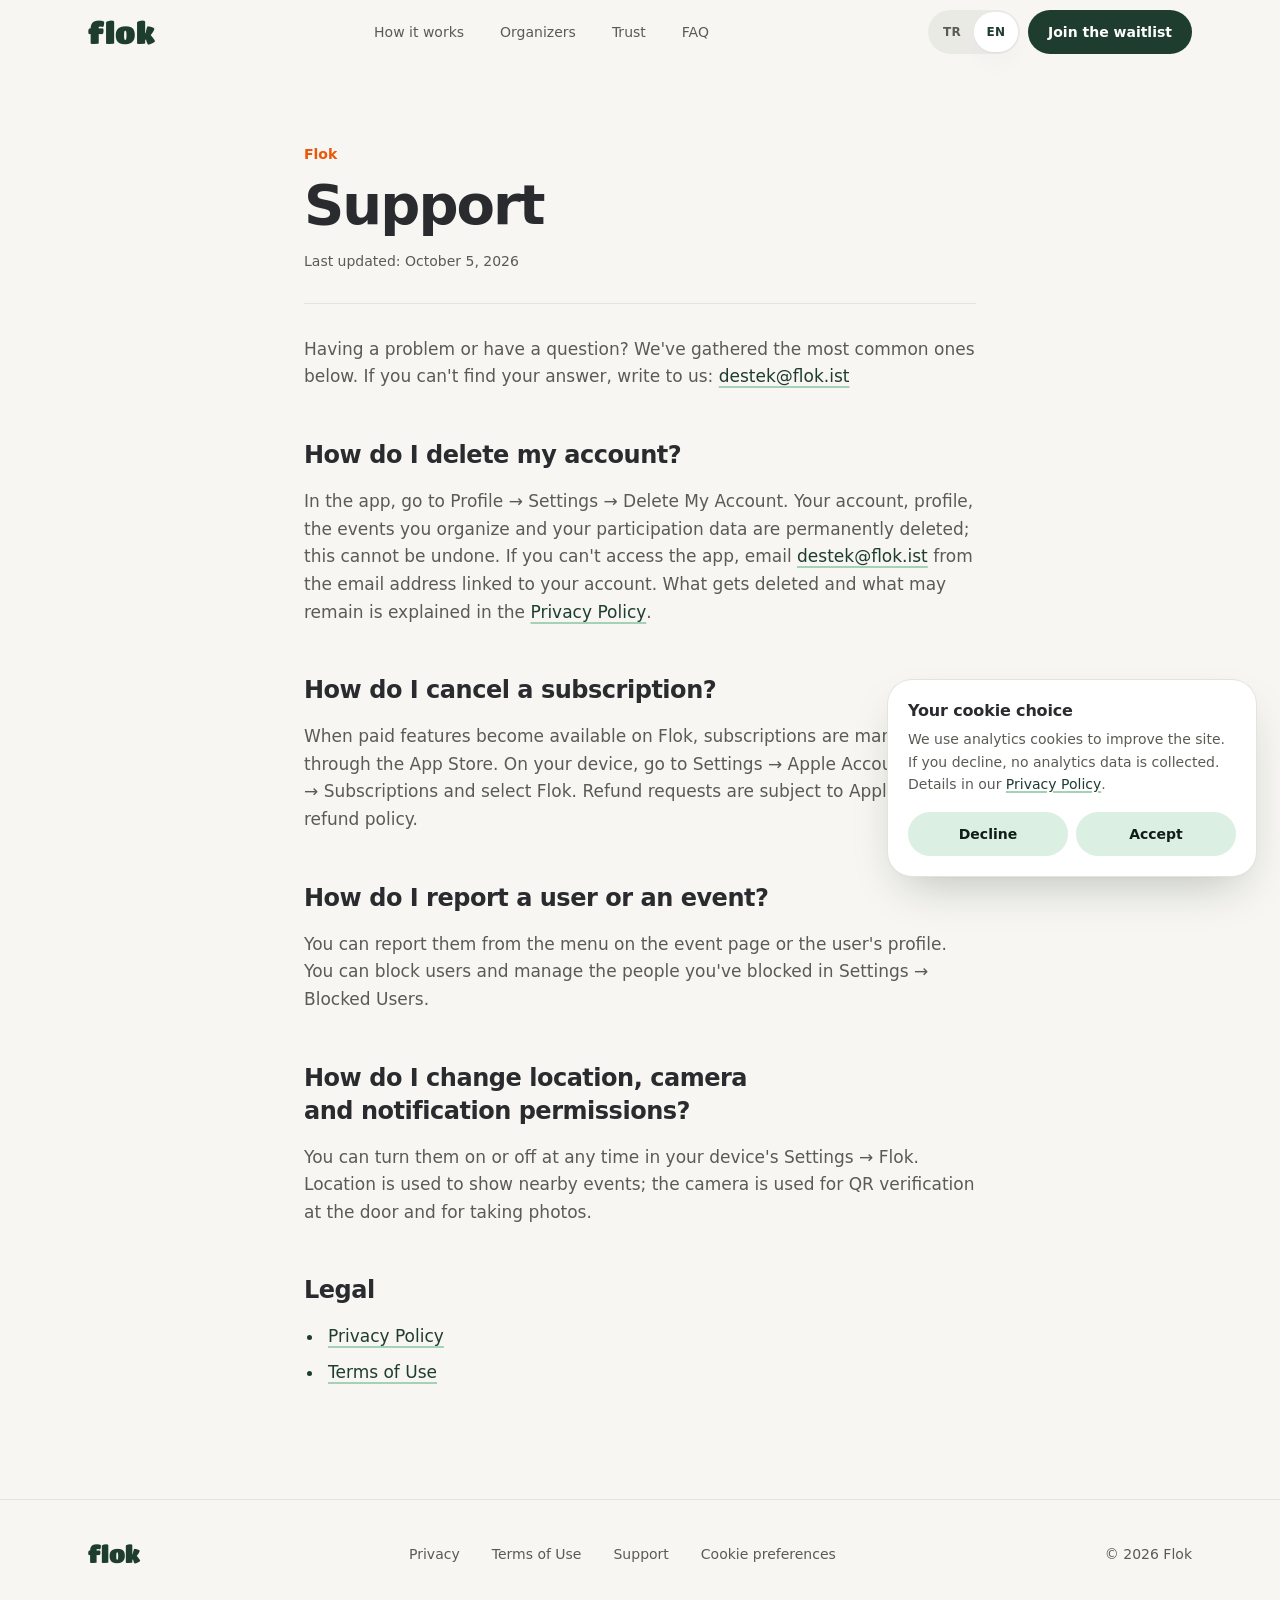
<file: en/support/index.html>
<!DOCTYPE html><!--MoIAIzjfDyWXNCICXjpiz--><html lang="en" class="__variable_50549f"><head><meta charSet="utf-8"/><meta name="viewport" content="width=device-width, initial-scale=1"/><link rel="preload" href="/_next/static/media/bf5c1c0baed5368c-s.p.ttf" as="font" crossorigin="" type="font/ttf"/><link rel="stylesheet" href="/_next/static/css/e920802fcc9d3d7d.css" data-precedence="next"/><link rel="preload" as="script" fetchPriority="low" href="/_next/static/chunks/webpack-2978e4bf24f45c64.js"/><script src="/_next/static/chunks/4bd1b696-c023c6e3521b1417.js" async=""></script><script src="/_next/static/chunks/255-09fb0d129bb12f51.js" async=""></script><script src="/_next/static/chunks/main-app-cf16a5efce6e337d.js" async=""></script><script src="/_next/static/chunks/367-c026583a213e7297.js" async=""></script><script src="/_next/static/chunks/335-5487a4f51c328cde.js" async=""></script><script src="/_next/static/chunks/app/(en)/en/layout-aa4aa2809f067d75.js" async=""></script><script src="/_next/static/chunks/14-3f31246df80dedd1.js" async=""></script><script src="/_next/static/chunks/app/(en)/en/support/page-1c1e3175ead488b9.js" async=""></script><meta name="next-size-adjust" content=""/><meta name="theme-color" content="#f7f6f2"/><title>Support · Flok</title><meta name="description" content="Frequently asked questions about Flok and how to reach us."/><link rel="canonical" href="https://flok.ist/en/support/"/><link rel="alternate" hrefLang="tr" href="https://flok.ist/destek/"/><link rel="alternate" hrefLang="en" href="https://flok.ist/en/support/"/><link rel="alternate" hrefLang="x-default" href="https://flok.ist/destek/"/><meta property="og:title" content="Support · Flok"/><meta property="og:description" content="Frequently asked questions about Flok and how to reach us."/><meta property="og:url" content="https://flok.ist/en/support/"/><meta property="og:site_name" content="Flok"/><meta property="og:locale" content="en_US"/><meta property="og:image" content="https://flok.ist/images/og-home-en.jpg?v=3"/><meta property="og:image:width" content="1200"/><meta property="og:image:height" content="630"/><meta property="og:image:alt" content="Flok: Small meetups in Istanbul, all in one app."/><meta property="og:locale:alternate" content="tr_TR"/><meta property="og:type" content="website"/><meta name="twitter:card" content="summary_large_image"/><meta name="twitter:title" content="Support · Flok"/><meta name="twitter:description" content="Frequently asked questions about Flok and how to reach us."/><meta name="twitter:image" content="https://flok.ist/images/og-home-en.jpg?v=3"/><meta name="twitter:image:width" content="1200"/><meta name="twitter:image:height" content="630"/><meta name="twitter:image:alt" content="Flok: Small meetups in Istanbul, all in one app."/><link rel="icon" href="/favicon.ico" type="image/x-icon" sizes="16x16"/><link rel="icon" href="/icon.png?3fd3f044d276ce29" type="image/png" sizes="512x512"/><link rel="apple-touch-icon" href="/apple-icon.png?17398823839cbad2" type="image/png" sizes="180x180"/><noscript><style>[style*="opacity:0"]{opacity:1!important;filter:none!important;transform:none!important}</style></noscript><script src="/_next/static/chunks/polyfills-42372ed130431b0a.js" noModule=""></script></head><body><div hidden=""><!--$--><!--/$--></div><header class="sticky top-0 z-50 transition-[background-color,box-shadow,backdrop-filter] duration-300 bg-transparent"><div class="mx-auto flex h-16 max-w-6xl items-center justify-between gap-3 px-6"><a aria-label="Flok home" class="font-logo text-3xl leading-none text-forest" href="/en/">flok</a><nav aria-label="Menu" class="hidden items-center gap-1 lg:flex"><a data-ph-event="cta_clicked" data-ph-props="{&quot;button&quot;:&quot;header_nav&quot;,&quot;section&quot;:&quot;header&quot;,&quot;target&quot;:&quot;how_it_works&quot;}" class="inline-flex min-h-11 items-center rounded-full px-4 text-sm font-medium text-mute transition-colors hover:bg-ink/5 hover:text-ink" href="/en/#how-it-works">How it works</a><a data-ph-event="cta_clicked" data-ph-props="{&quot;button&quot;:&quot;header_nav&quot;,&quot;section&quot;:&quot;header&quot;,&quot;target&quot;:&quot;organizers&quot;}" class="inline-flex min-h-11 items-center rounded-full px-4 text-sm font-medium text-mute transition-colors hover:bg-ink/5 hover:text-ink" href="/en/#organizers">Organizers</a><a data-ph-event="cta_clicked" data-ph-props="{&quot;button&quot;:&quot;header_nav&quot;,&quot;section&quot;:&quot;header&quot;,&quot;target&quot;:&quot;trust&quot;}" class="inline-flex min-h-11 items-center rounded-full px-4 text-sm font-medium text-mute transition-colors hover:bg-ink/5 hover:text-ink" href="/en/#trust">Trust</a><a data-ph-event="cta_clicked" data-ph-props="{&quot;button&quot;:&quot;header_nav&quot;,&quot;section&quot;:&quot;header&quot;,&quot;target&quot;:&quot;faq&quot;}" class="inline-flex min-h-11 items-center rounded-full px-4 text-sm font-medium text-mute transition-colors hover:bg-ink/5 hover:text-ink" href="/en/#faq">FAQ</a></nav><div class="flex items-center gap-2"><nav aria-label="Language" class="flex rounded-full bg-ink/5 p-0.5"><a lang="tr" hrefLang="tr" data-ph-event="language_switched" data-ph-props="{&quot;from&quot;:&quot;en&quot;,&quot;to&quot;:&quot;tr&quot;}" aria-label="Türkçe" class="grid min-h-10 min-w-11 place-items-center rounded-full px-2.5 font-display text-xs font-bold tracking-wide text-mute transition-colors hover:text-ink" href="/destek/">TR</a><span lang="en" aria-current="true" aria-label="English" class="grid min-h-10 min-w-11 place-items-center rounded-full px-2.5 font-display text-xs font-bold tracking-wide bg-surface text-forest shadow-soft">EN</span></nav><a data-ph-event="cta_clicked" data-ph-props="{&quot;button&quot;:&quot;header_waitlist&quot;,&quot;section&quot;:&quot;header&quot;,&quot;target&quot;:&quot;pre_register&quot;}" class="inline-flex min-h-11 items-center rounded-full bg-forest px-4 font-display text-sm font-semibold whitespace-nowrap text-white transition-[background-color,scale] duration-200 hover:bg-forest-deep active:scale-96 sm:px-5" href="/en/#waitlist">Join the waitlist</a></div></div></header><main id="main" class="px-6 pt-12 pb-24 lg:pt-20"><article class="mx-auto max-w-2xl"><header class="border-b border-line pb-8"><p class="font-display text-sm font-bold text-flame">Flok</p><h1 class="mt-3 text-[clamp(2.25rem,5vw,3.5rem)] leading-[1.05] font-extrabold tracking-[-0.035em]">Support</h1><p class="mt-4 text-sm text-mute">Last updated:<!-- --> <!-- -->October 5, 2026</p></header><div class="mt-8 text-[1.0625rem] leading-relaxed text-mute"><p class="my-4">Having a problem or have a question? We&#x27;ve gathered the most common ones below. If you can&#x27;t find your answer, write to us: <a href="mailto:destek@flok.ist" class="font-medium text-forest underline decoration-mint decoration-2 underline-offset-4 hover:decoration-forest">destek@flok.ist</a></p><h2 class="mt-12 mb-4 text-2xl leading-snug font-bold tracking-[-0.02em] first:mt-0">How do I delete my account?</h2><p class="my-4">In the app, go to Profile → Settings → Delete My Account. Your account, profile, the events you organize and your participation data are permanently deleted; this cannot be undone. If you can&#x27;t access the app, email <a href="mailto:destek@flok.ist" class="font-medium text-forest underline decoration-mint decoration-2 underline-offset-4 hover:decoration-forest">destek@flok.ist</a> from the email address linked to your account. What gets deleted and what may remain is explained in the <a class="font-medium text-forest underline decoration-mint decoration-2 underline-offset-4 hover:decoration-forest" href="/en/privacy/">Privacy Policy</a>.</p><h2 class="mt-12 mb-4 text-2xl leading-snug font-bold tracking-[-0.02em] first:mt-0">How do I cancel a subscription?</h2><p class="my-4">When paid features become available on Flok, subscriptions are managed through the App Store. On your device, go to Settings → Apple Account → Subscriptions and select Flok. Refund requests are subject to Apple&#x27;s refund policy.</p><h2 class="mt-12 mb-4 text-2xl leading-snug font-bold tracking-[-0.02em] first:mt-0">How do I report a user or an event?</h2><p class="my-4">You can report them from the menu on the event page or the user&#x27;s profile. You can block users and manage the people you&#x27;ve blocked in Settings → Blocked Users.</p><h2 class="mt-12 mb-4 text-2xl leading-snug font-bold tracking-[-0.02em] first:mt-0">How do I change location, camera and notification permissions?</h2><p class="my-4">You can turn them on or off at any time in your device&#x27;s Settings → Flok. Location is used to show nearby events; the camera is used for QR verification at the door and for taking photos.</p><h2 class="mt-12 mb-4 text-2xl leading-snug font-bold tracking-[-0.02em] first:mt-0">Legal</h2><ul class="my-4 grid gap-2 pl-5 marker:text-forest [list-style:disc]"><li class="pl-1"><a class="font-medium text-forest underline decoration-mint decoration-2 underline-offset-4 hover:decoration-forest" href="/en/privacy/">Privacy Policy</a></li><li class="pl-1"><a class="font-medium text-forest underline decoration-mint decoration-2 underline-offset-4 hover:decoration-forest" href="/en/terms/">Terms of Use</a></li></ul></div></article></main><footer class="border-t border-line"><div class="mx-auto flex max-w-6xl flex-col items-center gap-4 px-6 py-8 sm:flex-row sm:justify-between"><a aria-label="Flok home" class="font-logo text-2xl leading-none text-forest" href="/en/">flok</a><nav aria-label="Legal" class="flex flex-wrap justify-center gap-2"><a class="inline-flex min-h-11 items-center rounded-full px-3 text-sm text-mute transition-colors hover:text-ink" href="/en/privacy/">Privacy</a><a class="inline-flex min-h-11 items-center rounded-full px-3 text-sm text-mute transition-colors hover:text-ink" href="/en/terms/">Terms of Use</a><a class="inline-flex min-h-11 items-center rounded-full px-3 text-sm text-mute transition-colors hover:text-ink" href="/en/support/">Support</a><button type="button" class="inline-flex min-h-11 items-center rounded-full px-3 text-sm text-mute transition-colors hover:text-ink cursor-pointer">Cookie preferences</button></nav><p class="text-sm text-mute">© <!-- -->2026<!-- --> Flok</p></div></footer><!--$--><!--/$--><script src="/_next/static/chunks/webpack-2978e4bf24f45c64.js" id="_R_" async=""></script><script>(self.__next_f=self.__next_f||[]).push([0])</script><script>self.__next_f.push([1,"1:\"$Sreact.fragment\"\n2:I[9766,[],\"\"]\n3:I[8924,[],\"\"]\n4:I[2262,[\"367\",\"static/chunks/367-c026583a213e7297.js\",\"335\",\"static/chunks/335-5487a4f51c328cde.js\",\"30\",\"static/chunks/app/(en)/en/layout-aa4aa2809f067d75.js\"],\"Analytics\"]\n6:I[4431,[],\"OutletBoundary\"]\n8:I[5278,[],\"AsyncMetadataOutlet\"]\na:I[4431,[],\"ViewportBoundary\"]\nc:I[4431,[],\"MetadataBoundary\"]\nd:\"$Sreact.suspense\"\nf:I[7150,[],\"\"]\n:HL[\"/_next/static/media/bf5c1c0baed5368c-s.p.ttf\",\"font\",{\"crossOrigin\":\"\",\"type\":\"font/ttf\"}]\n:HL[\"/_next/static/css/e920802fcc9d3d7d.css\",\"style\"]\n"])</script><script>self.__next_f.push([1,"0:{\"P\":null,\"b\":\"MoIAIzjfDyWXNCICXjpiz\",\"p\":\"\",\"c\":[\"\",\"en\",\"support\",\"\"],\"i\":false,\"f\":[[[\"\",{\"children\":[\"(en)\",{\"children\":[\"en\",{\"children\":[\"support\",{\"children\":[\"__PAGE__\",{}]}]},\"$undefined\",\"$undefined\",true]}]}],[\"\",[\"$\",\"$1\",\"c\",{\"children\":[null,[\"$\",\"$L2\",null,{\"parallelRouterKey\":\"children\",\"error\":\"$undefined\",\"errorStyles\":\"$undefined\",\"errorScripts\":\"$undefined\",\"template\":[\"$\",\"$L3\",null,{}],\"templateStyles\":\"$undefined\",\"templateScripts\":\"$undefined\",\"notFound\":[[[\"$\",\"title\",null,{\"children\":\"404: This page could not be found.\"}],[\"$\",\"div\",null,{\"style\":{\"fontFamily\":\"system-ui,\\\"Segoe UI\\\",Roboto,Helvetica,Arial,sans-serif,\\\"Apple Color Emoji\\\",\\\"Segoe UI Emoji\\\"\",\"height\":\"100vh\",\"textAlign\":\"center\",\"display\":\"flex\",\"flexDirection\":\"column\",\"alignItems\":\"center\",\"justifyContent\":\"center\"},\"children\":[\"$\",\"div\",null,{\"children\":[[\"$\",\"style\",null,{\"dangerouslySetInnerHTML\":{\"__html\":\"body{color:#000;background:#fff;margin:0}.next-error-h1{border-right:1px solid rgba(0,0,0,.3)}@media (prefers-color-scheme:dark){body{color:#fff;background:#000}.next-error-h1{border-right:1px solid rgba(255,255,255,.3)}}\"}}],[\"$\",\"h1\",null,{\"className\":\"next-error-h1\",\"style\":{\"display\":\"inline-block\",\"margin\":\"0 20px 0 0\",\"padding\":\"0 23px 0 0\",\"fontSize\":24,\"fontWeight\":500,\"verticalAlign\":\"top\",\"lineHeight\":\"49px\"},\"children\":404}],[\"$\",\"div\",null,{\"style\":{\"display\":\"inline-block\"},\"children\":[\"$\",\"h2\",null,{\"style\":{\"fontSize\":14,\"fontWeight\":400,\"lineHeight\":\"49px\",\"margin\":0},\"children\":\"This page could not be found.\"}]}]]}]}]],[]],\"forbidden\":\"$undefined\",\"unauthorized\":\"$undefined\"}]]}],{\"children\":[\"(en)\",[\"$\",\"$1\",\"c\",{\"children\":[null,[\"$\",\"$L2\",null,{\"parallelRouterKey\":\"children\",\"error\":\"$undefined\",\"errorStyles\":\"$undefined\",\"errorScripts\":\"$undefined\",\"template\":[\"$\",\"$L3\",null,{}],\"templateStyles\":\"$undefined\",\"templateScripts\":\"$undefined\",\"notFound\":[[[\"$\",\"title\",null,{\"children\":\"404: This page could not be found.\"}],[\"$\",\"div\",null,{\"style\":\"$0:f:0:1:1:props:children:1:props:notFound:0:1:props:style\",\"children\":[\"$\",\"div\",null,{\"children\":[[\"$\",\"style\",null,{\"dangerouslySetInnerHTML\":{\"__html\":\"body{color:#000;background:#fff;margin:0}.next-error-h1{border-right:1px solid rgba(0,0,0,.3)}@media (prefers-color-scheme:dark){body{color:#fff;background:#000}.next-error-h1{border-right:1px solid rgba(255,255,255,.3)}}\"}}],[\"$\",\"h1\",null,{\"className\":\"next-error-h1\",\"style\":\"$0:f:0:1:1:props:children:1:props:notFound:0:1:props:children:props:children:1:props:style\",\"children\":404}],[\"$\",\"div\",null,{\"style\":\"$0:f:0:1:1:props:children:1:props:notFound:0:1:props:children:props:children:2:props:style\",\"children\":[\"$\",\"h2\",null,{\"style\":\"$0:f:0:1:1:props:children:1:props:notFound:0:1:props:children:props:children:2:props:children:props:style\",\"children\":\"This page could not be found.\"}]}]]}]}]],[]],\"forbidden\":\"$undefined\",\"unauthorized\":\"$undefined\"}]]}],{\"children\":[\"en\",[\"$\",\"$1\",\"c\",{\"children\":[[[\"$\",\"link\",\"0\",{\"rel\":\"stylesheet\",\"href\":\"/_next/static/css/e920802fcc9d3d7d.css\",\"precedence\":\"next\",\"crossOrigin\":\"$undefined\",\"nonce\":\"$undefined\"}]],[\"$\",\"html\",null,{\"lang\":\"en\",\"className\":\"__variable_50549f\",\"children\":[[\"$\",\"head\",null,{\"children\":[\"$\",\"noscript\",null,{\"children\":[\"$\",\"style\",null,{\"children\":\"[style*=\\\"opacity:0\\\"]{opacity:1!important;filter:none!important;transform:none!important}\"}]}]}],[\"$\",\"body\",null,{\"children\":[[\"$\",\"$L4\",null,{\"locale\":\"en\",\"copy\":{\"title\":\"Your cookie choice\",\"bodyBefore\":\"We use analytics cookies to improve the site. If you decline, no analytics data is collected. Details in our \",\"link\":\"Privacy Policy\",\"bodyAfter\":\".\",\"accept\":\"Accept\",\"decline\":\"Decline\"},\"privacyHref\":\"/en/privacy/\",\"sections\":{\"top\":\"hero\",\"how-it-works\":\"how_it_works\",\"organizers\":\"organizers\",\"trust\":\"trust\",\"categories\":\"categories\",\"event-day\":\"event_day\",\"memories\":\"memories\",\"faq\":\"faq\",\"waitlist\":\"pre_register\"}}],[\"$\",\"$L2\",null,{\"parallelRouterKey\":\"children\",\"error\":\"$undefined\",\"errorStyles\":\"$undefined\",\"errorScripts\":\"$undefined\",\"template\":[\"$\",\"$L3\",null,{}],\"templateStyles\":\"$undefined\",\"templateScripts\":\"$undefined\",\"notFound\":\"$undefined\",\"forbidden\":\"$undefined\",\"unauthorized\":\"$undefined\"}]]}]]}]]}],{\"children\":[\"support\",[\"$\",\"$1\",\"c\",{\"children\":[null,[\"$\",\"$L2\",null,{\"parallelRouterKey\":\"children\",\"error\":\"$undefined\",\"errorStyles\":\"$undefined\",\"errorScripts\":\"$undefined\",\"template\":[\"$\",\"$L3\",null,{}],\"templateStyles\":\"$undefined\",\"templateScripts\":\"$undefined\",\"notFound\":\"$undefined\",\"forbidden\":\"$undefined\",\"unauthorized\":\"$undefined\"}]]}],{\"children\":[\"__PAGE__\",[\"$\",\"$1\",\"c\",{\"children\":[\"$L5\",null,[\"$\",\"$L6\",null,{\"children\":[\"$L7\",[\"$\",\"$L8\",null,{\"promise\":\"$@9\"}]]}]]}],{},null,false]},null,false]},null,false]},null,false]},null,false],[\"$\",\"$1\",\"h\",{\"children\":[null,[[\"$\",\"$La\",null,{\"children\":\"$Lb\"}],[\"$\",\"meta\",null,{\"name\":\"next-size-adjust\",\"content\":\"\"}]],[\"$\",\"$Lc\",null,{\"children\":[\"$\",\"div\",null,{\"hidden\":true,\"children\":[\"$\",\"$d\",null,{\"fallback\":null,\"children\":\"$Le\"}]}]}]]}],false]],\"m\":\"$undefined\",\"G\":[\"$f\",[]],\"s\":false,\"S\":true}\n"])</script><script>self.__next_f.push([1,"b:[[\"$\",\"meta\",\"0\",{\"charSet\":\"utf-8\"}],[\"$\",\"meta\",\"1\",{\"name\":\"viewport\",\"content\":\"width=device-width, initial-scale=1\"}],[\"$\",\"meta\",\"2\",{\"name\":\"theme-color\",\"content\":\"#f7f6f2\"}]]\n7:null\n"])</script><script>self.__next_f.push([1,"10:I[622,[],\"IconMark\"]\n"])</script><script>self.__next_f.push([1,"9:{\"metadata\":[[\"$\",\"title\",\"0\",{\"children\":\"Support · Flok\"}],[\"$\",\"meta\",\"1\",{\"name\":\"description\",\"content\":\"Frequently asked questions about Flok and how to reach us.\"}],[\"$\",\"link\",\"2\",{\"rel\":\"canonical\",\"href\":\"https://flok.ist/en/support/\"}],[\"$\",\"link\",\"3\",{\"rel\":\"alternate\",\"hrefLang\":\"tr\",\"href\":\"https://flok.ist/destek/\"}],[\"$\",\"link\",\"4\",{\"rel\":\"alternate\",\"hrefLang\":\"en\",\"href\":\"https://flok.ist/en/support/\"}],[\"$\",\"link\",\"5\",{\"rel\":\"alternate\",\"hrefLang\":\"x-default\",\"href\":\"https://flok.ist/destek/\"}],[\"$\",\"meta\",\"6\",{\"property\":\"og:title\",\"content\":\"Support · Flok\"}],[\"$\",\"meta\",\"7\",{\"property\":\"og:description\",\"content\":\"Frequently asked questions about Flok and how to reach us.\"}],[\"$\",\"meta\",\"8\",{\"property\":\"og:url\",\"content\":\"https://flok.ist/en/support/\"}],[\"$\",\"meta\",\"9\",{\"property\":\"og:site_name\",\"content\":\"Flok\"}],[\"$\",\"meta\",\"10\",{\"property\":\"og:locale\",\"content\":\"en_US\"}],[\"$\",\"meta\",\"11\",{\"property\":\"og:image\",\"content\":\"https://flok.ist/images/og-home-en.jpg?v=3\"}],[\"$\",\"meta\",\"12\",{\"property\":\"og:image:width\",\"content\":\"1200\"}],[\"$\",\"meta\",\"13\",{\"property\":\"og:image:height\",\"content\":\"630\"}],[\"$\",\"meta\",\"14\",{\"property\":\"og:image:alt\",\"content\":\"Flok: Small meetups in Istanbul, all in one app.\"}],[\"$\",\"meta\",\"15\",{\"property\":\"og:locale:alternate\",\"content\":\"tr_TR\"}],[\"$\",\"meta\",\"16\",{\"property\":\"og:type\",\"content\":\"website\"}],[\"$\",\"meta\",\"17\",{\"name\":\"twitter:card\",\"content\":\"summary_large_image\"}],[\"$\",\"meta\",\"18\",{\"name\":\"twitter:title\",\"content\":\"Support · Flok\"}],[\"$\",\"meta\",\"19\",{\"name\":\"twitter:description\",\"content\":\"Frequently asked questions about Flok and how to reach us.\"}],[\"$\",\"meta\",\"20\",{\"name\":\"twitter:image\",\"content\":\"https://flok.ist/images/og-home-en.jpg?v=3\"}],[\"$\",\"meta\",\"21\",{\"name\":\"twitter:image:width\",\"content\":\"1200\"}],[\"$\",\"meta\",\"22\",{\"name\":\"twitter:image:height\",\"content\":\"630\"}],[\"$\",\"meta\",\"23\",{\"name\":\"twitter:image:alt\",\"content\":\"Flok: Small meetups in Istanbul, all in one app.\"}],[\"$\",\"link\",\"24\",{\"rel\":\"icon\",\"href\":\"/favicon.ico\",\"type\":\"image/x-icon\",\"sizes\":\"16x16\"}],[\"$\",\"link\",\"25\",{\"rel\":\"icon\",\"href\":\"/icon.png?3fd3f044d276ce29\",\"type\":\"image/png\",\"sizes\":\"512x512\"}],[\"$\",\"link\",\"26\",{\"rel\":\"apple-touch-icon\",\"href\":\"/apple-icon.png?17398823839cbad2\",\"type\":\"image/png\",\"sizes\":\"180x180\"}],[\"$\",\"$L10\",\"27\",{}]],\"error\":null,\"digest\":\"$undefined\"}\n"])</script><script>self.__next_f.push([1,"e:\"$9:metadata\"\n"])</script><script>self.__next_f.push([1,"11:I[5755,[\"367\",\"static/chunks/367-c026583a213e7297.js\",\"14\",\"static/chunks/14-3f31246df80dedd1.js\",\"973\",\"static/chunks/app/(en)/en/support/page-1c1e3175ead488b9.js\"],\"StickyHeader\"]\n12:I[2619,[\"367\",\"static/chunks/367-c026583a213e7297.js\",\"14\",\"static/chunks/14-3f31246df80dedd1.js\",\"973\",\"static/chunks/app/(en)/en/support/page-1c1e3175ead488b9.js\"],\"\"]\n"])</script><script>self.__next_f.push([1,"5:[[\"$\",\"$L11\",null,{\"children\":[\"$\",\"div\",null,{\"className\":\"mx-auto flex h-16 max-w-6xl items-center justify-between gap-3 px-6\",\"children\":[[\"$\",\"$L12\",null,{\"href\":\"/en/\",\"aria-label\":\"Flok home\",\"className\":\"font-logo text-3xl leading-none text-forest\",\"children\":\"flok\"}],[\"$\",\"nav\",null,{\"aria-label\":\"Menu\",\"className\":\"hidden items-center gap-1 lg:flex\",\"children\":[[\"$\",\"$L12\",\"how-it-works\",{\"href\":\"/en/#how-it-works\",\"data-ph-event\":\"cta_clicked\",\"data-ph-props\":\"{\\\"button\\\":\\\"header_nav\\\",\\\"section\\\":\\\"header\\\",\\\"target\\\":\\\"how_it_works\\\"}\",\"className\":\"inline-flex min-h-11 items-center rounded-full px-4 text-sm font-medium text-mute transition-colors hover:bg-ink/5 hover:text-ink\",\"children\":\"How it works\"}],[\"$\",\"$L12\",\"organizers\",{\"href\":\"/en/#organizers\",\"data-ph-event\":\"cta_clicked\",\"data-ph-props\":\"{\\\"button\\\":\\\"header_nav\\\",\\\"section\\\":\\\"header\\\",\\\"target\\\":\\\"organizers\\\"}\",\"className\":\"inline-flex min-h-11 items-center rounded-full px-4 text-sm font-medium text-mute transition-colors hover:bg-ink/5 hover:text-ink\",\"children\":\"Organizers\"}],[\"$\",\"$L12\",\"trust\",{\"href\":\"/en/#trust\",\"data-ph-event\":\"cta_clicked\",\"data-ph-props\":\"{\\\"button\\\":\\\"header_nav\\\",\\\"section\\\":\\\"header\\\",\\\"target\\\":\\\"trust\\\"}\",\"className\":\"inline-flex min-h-11 items-center rounded-full px-4 text-sm font-medium text-mute transition-colors hover:bg-ink/5 hover:text-ink\",\"children\":\"Trust\"}],[\"$\",\"$L12\",\"faq\",{\"href\":\"/en/#faq\",\"data-ph-event\":\"cta_clicked\",\"data-ph-props\":\"{\\\"button\\\":\\\"header_nav\\\",\\\"section\\\":\\\"header\\\",\\\"target\\\":\\\"faq\\\"}\",\"className\":\"inline-flex min-h-11 items-center rounded-full px-4 text-sm font-medium text-mute transition-colors hover:bg-ink/5 hover:text-ink\",\"children\":\"FAQ\"}]]}],[\"$\",\"div\",null,{\"className\":\"flex items-center gap-2\",\"children\":[[\"$\",\"nav\",null,{\"aria-label\":\"Language\",\"className\":\"flex rounded-full bg-ink/5 p-0.5\",\"children\":[[\"$\",\"$L12\",\"tr\",{\"href\":\"/destek/\",\"lang\":\"tr\",\"hrefLang\":\"tr\",\"data-ph-event\":\"language_switched\",\"data-ph-props\":\"{\\\"from\\\":\\\"en\\\",\\\"to\\\":\\\"tr\\\"}\",\"aria-label\":\"Türkçe\",\"className\":\"grid min-h-10 min-w-11 place-items-center rounded-full px-2.5 font-display text-xs font-bold tracking-wide text-mute transition-colors hover:text-ink\",\"children\":\"TR\"}],[\"$\",\"span\",\"en\",{\"lang\":\"en\",\"aria-current\":\"true\",\"aria-label\":\"English\",\"className\":\"grid min-h-10 min-w-11 place-items-center rounded-full px-2.5 font-display text-xs font-bold tracking-wide bg-surface text-forest shadow-soft\",\"children\":\"EN\"}]]}],[\"$\",\"$L12\",null,{\"href\":\"/en/#waitlist\",\"data-ph-event\":\"cta_clicked\",\"data-ph-props\":\"{\\\"button\\\":\\\"header_waitlist\\\",\\\"section\\\":\\\"header\\\",\\\"target\\\":\\\"pre_register\\\"}\",\"className\":\"inline-flex min-h-11 items-center rounded-full bg-forest px-4 font-display text-sm font-semibold whitespace-nowrap text-white transition-[background-color,scale] duration-200 hover:bg-forest-deep active:scale-96 sm:px-5\",\"children\":\"Join the waitlist\"}]]}]]}]}],[\"$\",\"main\",null,{\"id\":\"main\",\"className\":\"px-6 pt-12 pb-24 lg:pt-20\",\"children\":[\"$\",\"article\",null,{\"className\":\"mx-auto max-w-2xl\",\"children\":[[\"$\",\"header\",null,{\"className\":\"border-b border-line pb-8\",\"children\":[[\"$\",\"p\",null,{\"className\":\"font-display text-sm font-bold text-flame\",\"children\":\"Flok\"}],[\"$\",\"h1\",null,{\"className\":\"mt-3 text-[clamp(2.25rem,5vw,3.5rem)] leading-[1.05] font-extrabold tracking-[-0.035em]\",\"children\":\"Support\"}],[\"$\",\"p\",null,{\"className\":\"mt-4 text-sm text-mute\",\"children\":[\"Last updated:\",\" \",\"October 5, 2026\"]}]]}],[\"$\",\"div\",null,{\"className\":\"mt-8 text-[1.0625rem] leading-relaxed text-mute\",\"children\":[[\"$\",\"p\",\"0\",{\"className\":\"my-4\",\"children\":[\"Having a problem or have a question? We've gathered the most common ones below. If you can't find your answer, write to us: \",[\"$\",\"a\",\"124\",{\"href\":\"mailto:destek@flok.ist\",\"className\":\"font-medium text-forest underline decoration-mint decoration-2 underline-offset-4 hover:decoration-forest\",\"children\":\"destek@flok.ist\"}]]}],\"$L13\",\"$L14\",\"$L15\",\"$L16\",\"$L17\",\"$L18\",\"$L19\",\"$L1a\",\"$L1b\",\"$L1c\"]}]]}]}],\"$L1d\"]\n"])</script><script>self.__next_f.push([1,"1e:I[5954,[\"367\",\"static/chunks/367-c026583a213e7297.js\",\"14\",\"static/chunks/14-3f31246df80dedd1.js\",\"973\",\"static/chunks/app/(en)/en/support/page-1c1e3175ead488b9.js\"],\"ConsentPreferencesButton\"]\n13:[\"$\",\"h2\",\"1\",{\"className\":\"mt-12 mb-4 text-2xl leading-snug font-bold tracking-[-0.02em] first:mt-0\",\"children\":\"How do I delete my account?\"}]\n"])</script><script>self.__next_f.push([1,"14:[\"$\",\"p\",\"2\",{\"className\":\"my-4\",\"children\":[\"In the app, go to Profile → Settings → Delete My Account. Your account, profile, the events you organize and your participation data are permanently deleted; this cannot be undone. If you can't access the app, email \",[\"$\",\"a\",\"216\",{\"href\":\"mailto:destek@flok.ist\",\"className\":\"font-medium text-forest underline decoration-mint decoration-2 underline-offset-4 hover:decoration-forest\",\"children\":\"destek@flok.ist\"}],\" from the email address linked to your account. What gets deleted and what may remain is explained in the \",[\"$\",\"$L12\",\"363\",{\"href\":\"/en/privacy/\",\"className\":\"font-medium text-forest underline decoration-mint decoration-2 underline-offset-4 hover:decoration-forest\",\"children\":\"Privacy Policy\"}],\".\"]}]\n"])</script><script>self.__next_f.push([1,"15:[\"$\",\"h2\",\"3\",{\"className\":\"mt-12 mb-4 text-2xl leading-snug font-bold tracking-[-0.02em] first:mt-0\",\"children\":\"How do I cancel a subscription?\"}]\n16:[\"$\",\"p\",\"4\",{\"className\":\"my-4\",\"children\":[\"When paid features become available on Flok, subscriptions are managed through the App Store. On your device, go to Settings → Apple Account → Subscriptions and select Flok. Refund requests are subject to Apple's refund policy.\"]}]\n17:[\"$\",\"h2\",\"5\",{\"className\":\"mt-12 mb-4 text-2xl leading-snug font-bold tracking-[-0.02em] first:mt-0\",\"children\":\"How do I report a user or an event?\"}]\n18:[\"$\",\"p\",\"6\",{\"className\":\"my-4\",\"children\":[\"You can report them from the menu on the event page or the user's profile. You can block users and manage the people you've blocked in Settings → Blocked Users.\"]}]\n19:[\"$\",\"h2\",\"7\",{\"className\":\"mt-12 mb-4 text-2xl leading-snug font-bold tracking-[-0.02em] first:mt-0\",\"children\":\"How do I change location, camera and notification permissions?\"}]\n1a:[\"$\",\"p\",\"8\",{\"className\":\"my-4\",\"children\":[\"You can turn them on or off at any time in your device's Settings → Flok. Location is used to show nearby events; the camera is used for QR verification at the door and for taking photos.\"]}]\n1b:[\"$\",\"h2\",\"9\",{\"className\":\"mt-12 mb-4 text-2xl leading-snug font-bold tracking-[-0.02em] first:mt-0\",\"children\":\"Legal\"}]\n1c:[\"$\",\"ul\",\"10\",{\"className\":\"my-4 grid gap-2 pl-5 marker:text-forest [list-style:disc]\",\"children\":[[\"$\",\"li\",\"[Privacy Policy](/en/privacy/)\",{\"className\":\"pl-1\",\"children\":[[\"$\",\"$L12\",\"0\",{\"href\":\"/en/privacy/\",\"className\":\"font-medium text-forest underline decoration-mint decoration-2 underline-offset-4 hover:decoration-forest\",\"children\":\"Privacy Policy\"}]]}],[\"$\",\"li\",\"[Terms of Use](/en/terms/)\",{\"className\":\"pl-1\",\"children\":[[\"$\",\"$L12\",\"0\",{\"href\":\"/en/terms/\",\"className\":\"font-medium text-forest underline decoration-mint decoration-2 underline-offset-4 hover:decoration-forest\",\"children\":\"Terms of Use\"}]]}]]}]\n"])</script><script>self.__next_f.push([1,"1d:[\"$\",\"footer\",null,{\"className\":\"border-t border-line\",\"children\":[\"$\",\"div\",null,{\"className\":\"mx-auto flex max-w-6xl flex-col items-center gap-4 px-6 py-8 sm:flex-row sm:justify-between\",\"children\":[[\"$\",\"$L12\",null,{\"href\":\"/en/\",\"aria-label\":\"Flok home\",\"className\":\"font-logo text-2xl leading-none text-forest\",\"children\":\"flok\"}],[\"$\",\"nav\",null,{\"aria-label\":\"Legal\",\"className\":\"flex flex-wrap justify-center gap-2\",\"children\":[[[\"$\",\"$L12\",\"/en/privacy/\",{\"href\":\"/en/privacy/\",\"className\":\"inline-flex min-h-11 items-center rounded-full px-3 text-sm text-mute transition-colors hover:text-ink\",\"children\":\"Privacy\"}],[\"$\",\"$L12\",\"/en/terms/\",{\"href\":\"/en/terms/\",\"className\":\"inline-flex min-h-11 items-center rounded-full px-3 text-sm text-mute transition-colors hover:text-ink\",\"children\":\"Terms of Use\"}],[\"$\",\"$L12\",\"/en/support/\",{\"href\":\"/en/support/\",\"className\":\"inline-flex min-h-11 items-center rounded-full px-3 text-sm text-mute transition-colors hover:text-ink\",\"children\":\"Support\"}]],[\"$\",\"$L1e\",null,{\"label\":\"Cookie preferences\",\"className\":\"inline-flex min-h-11 items-center rounded-full px-3 text-sm text-mute transition-colors hover:text-ink cursor-pointer\"}]]}],[\"$\",\"p\",null,{\"className\":\"text-sm text-mute\",\"children\":[\"© \",2026,\" Flok\"]}]]}]}]\n"])</script></body></html>
</file>
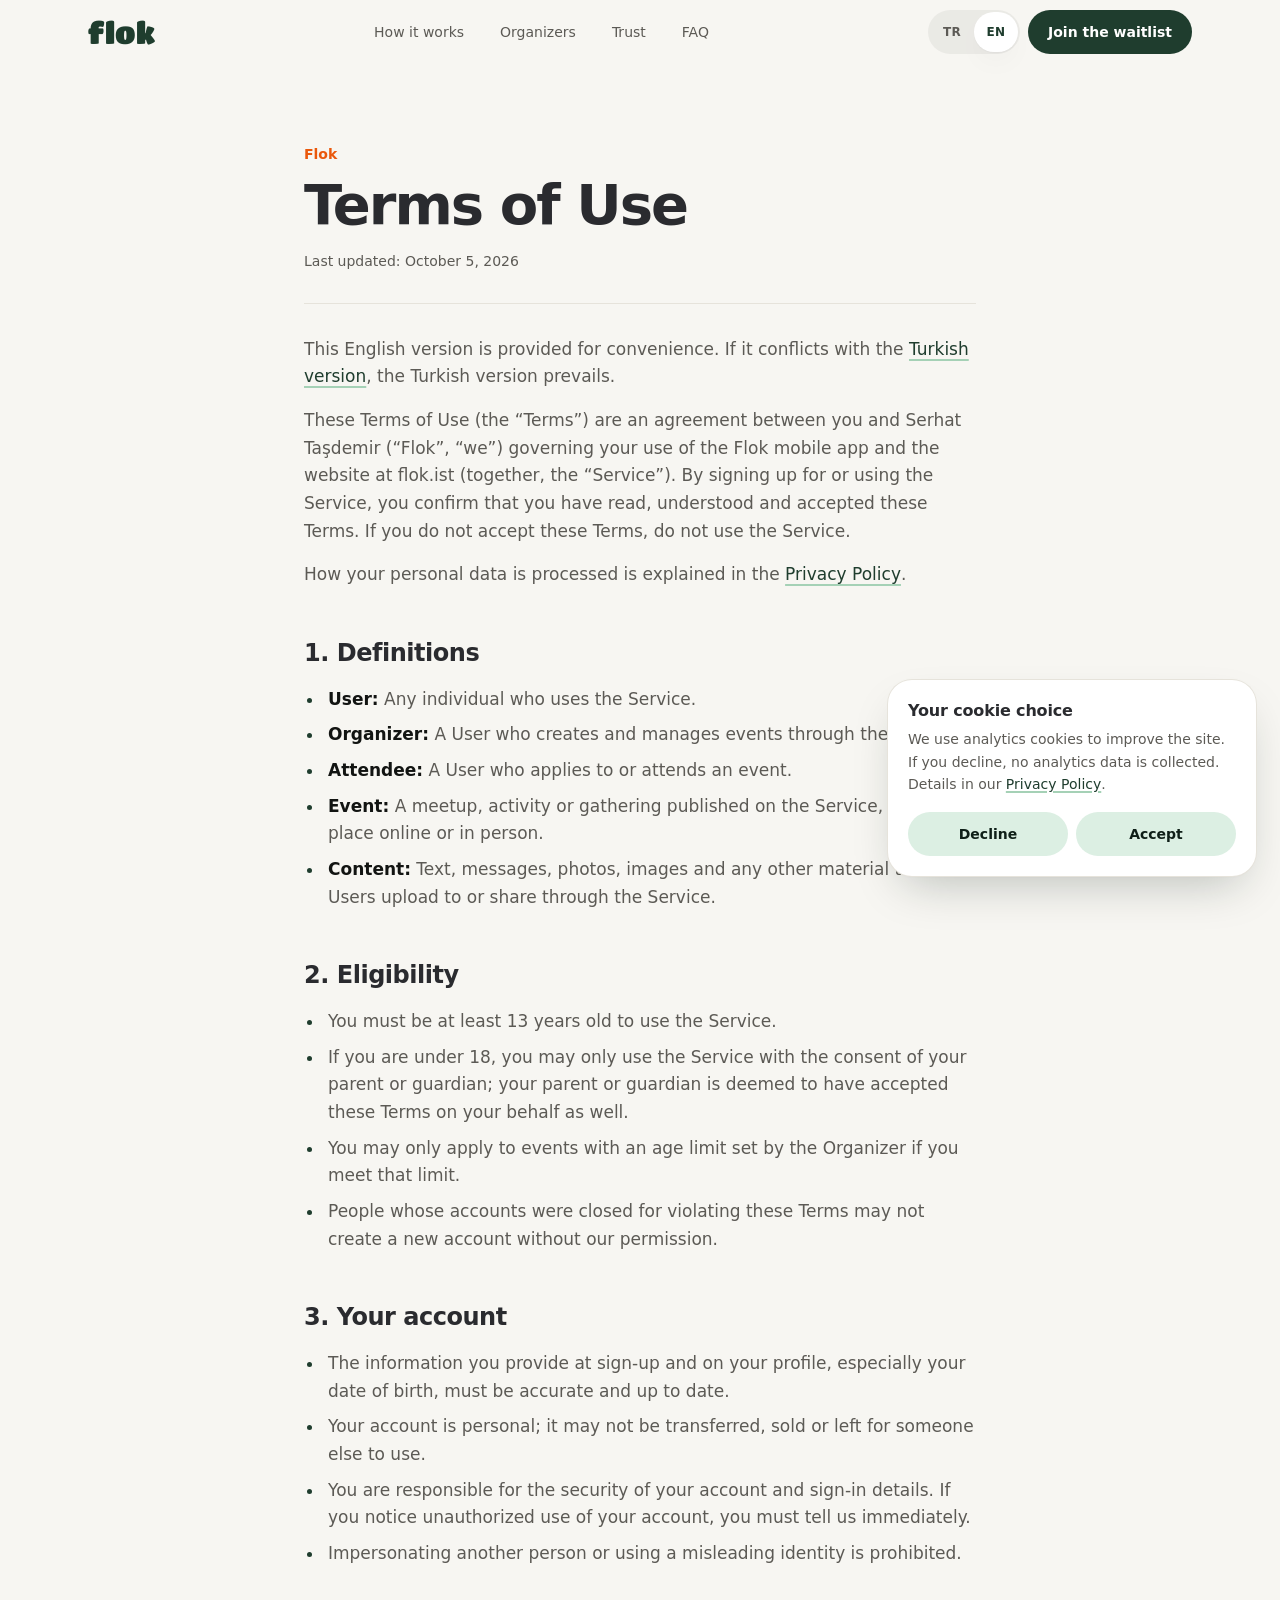
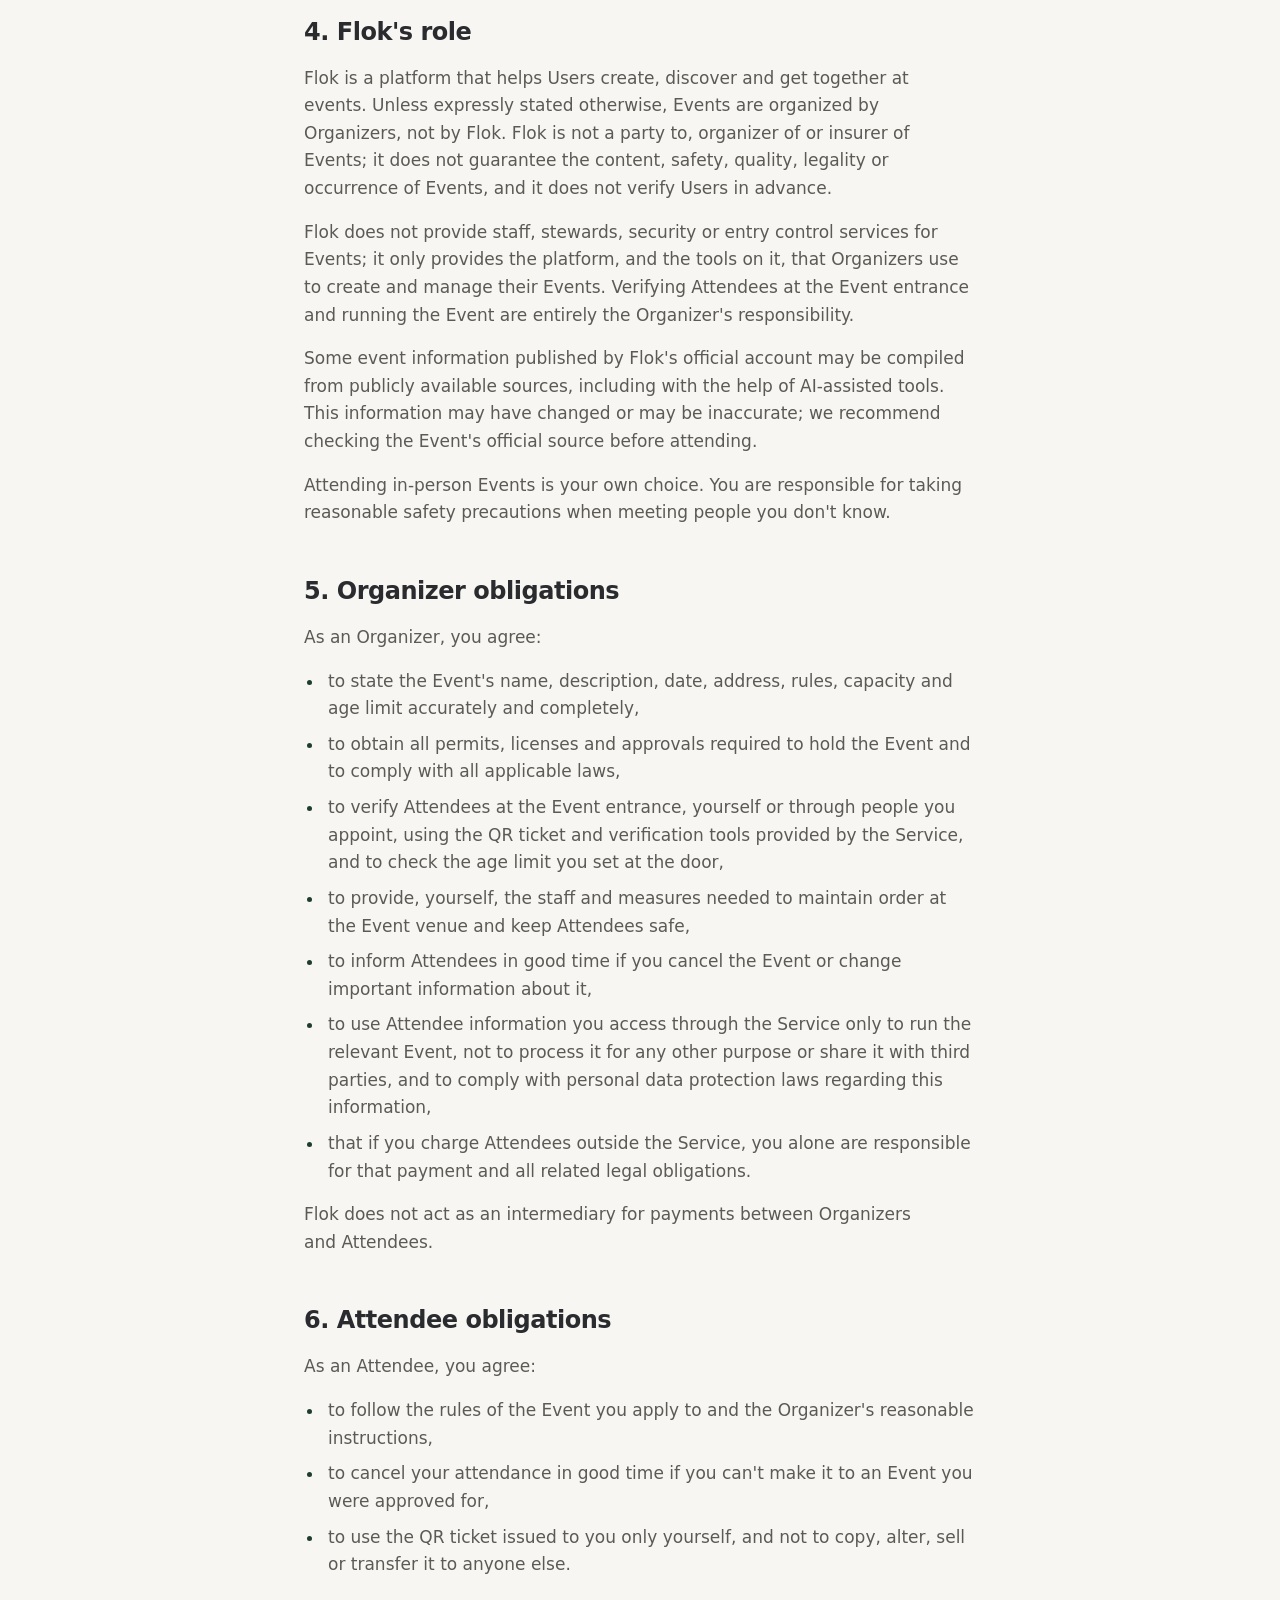
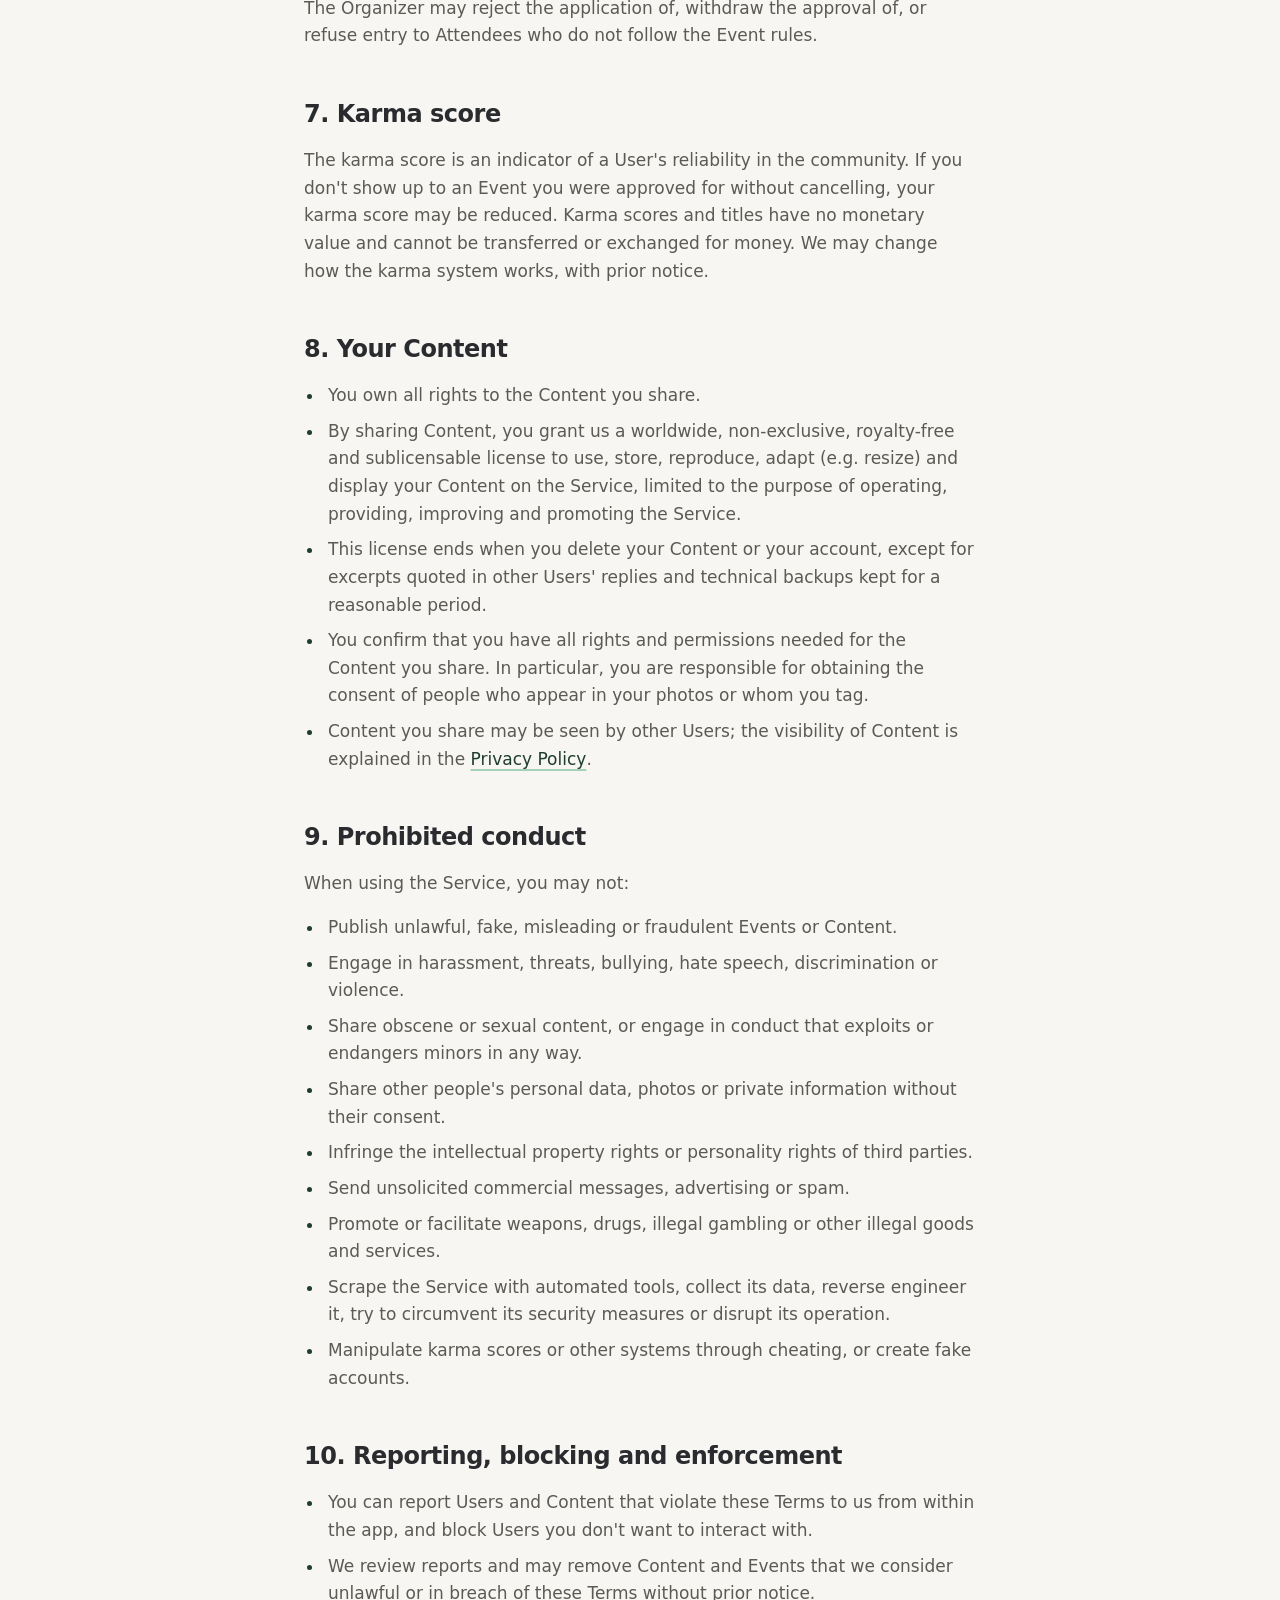
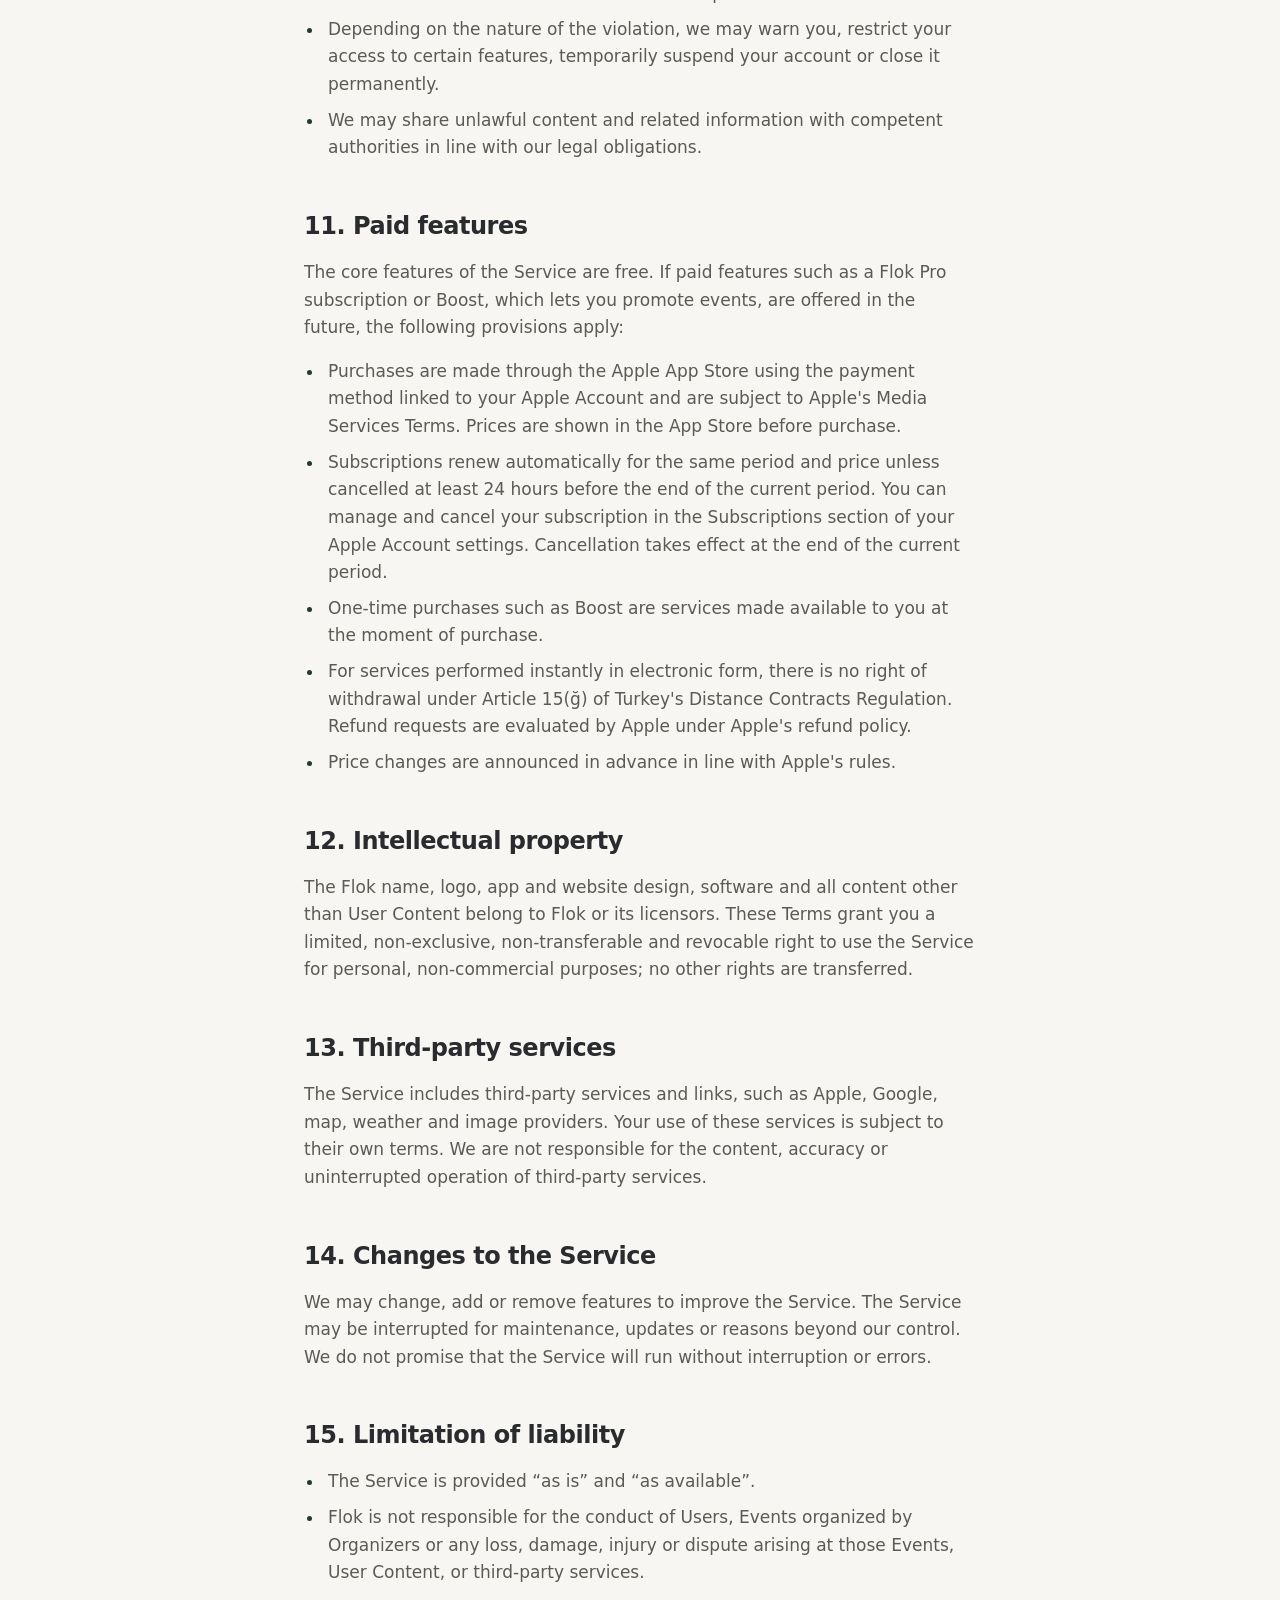
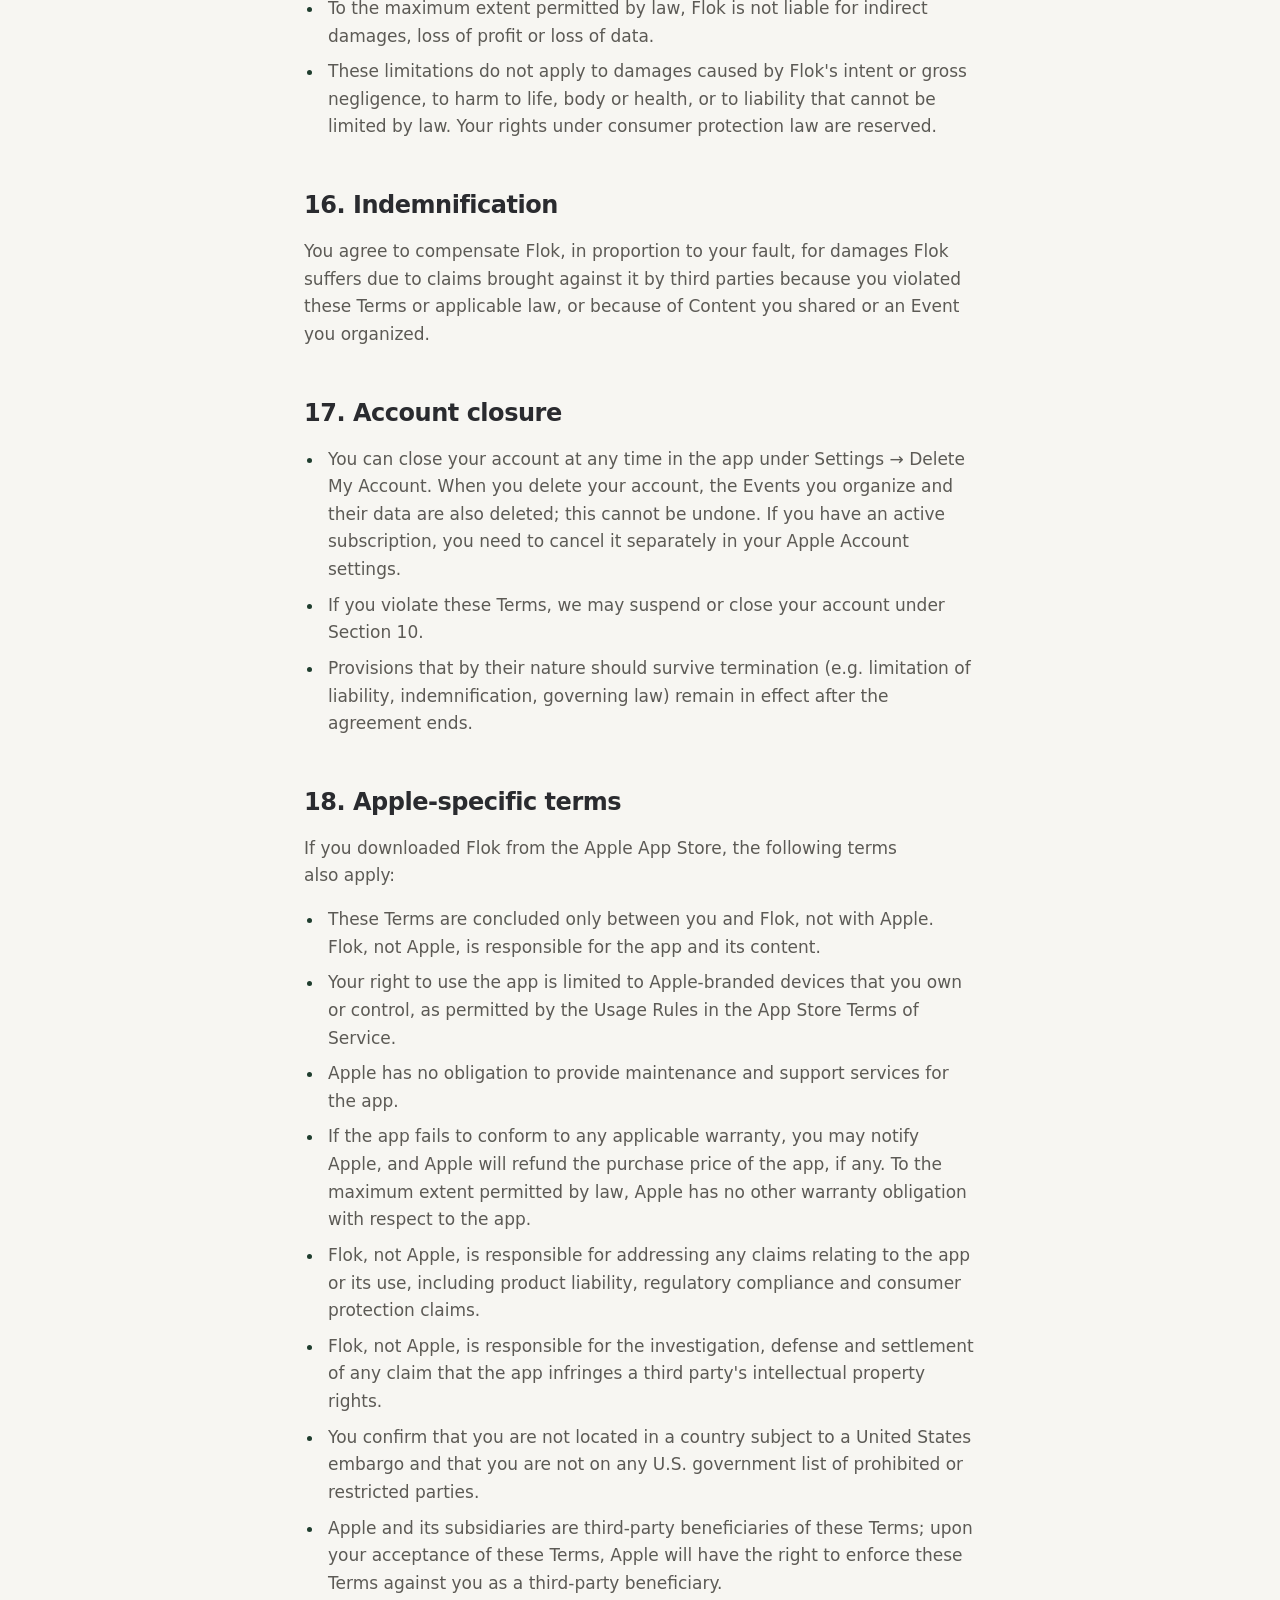
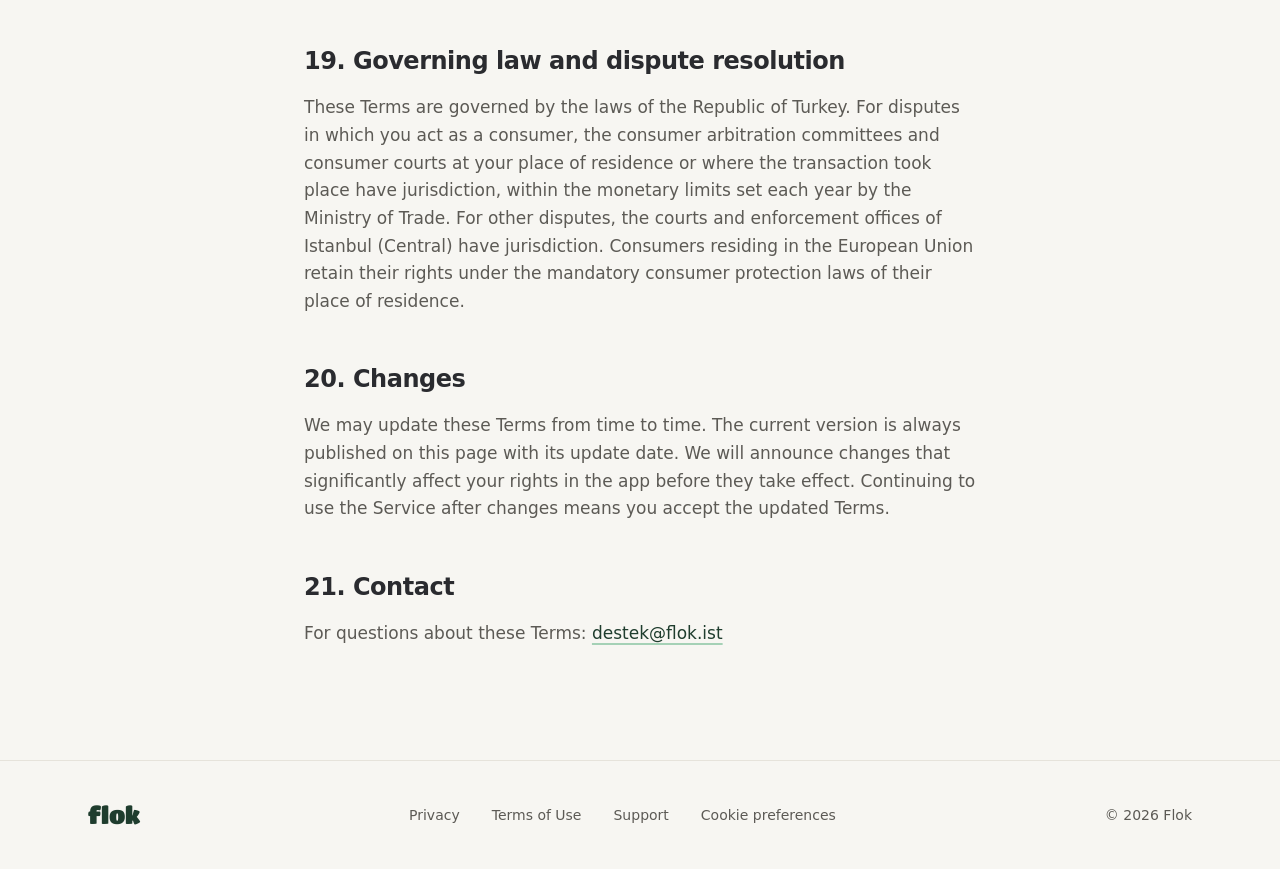
<file: en/terms/index.html>
<!DOCTYPE html><!--MoIAIzjfDyWXNCICXjpiz--><html lang="en" class="__variable_50549f"><head><meta charSet="utf-8"/><meta name="viewport" content="width=device-width, initial-scale=1"/><link rel="preload" href="/_next/static/media/bf5c1c0baed5368c-s.p.ttf" as="font" crossorigin="" type="font/ttf"/><link rel="stylesheet" href="/_next/static/css/e920802fcc9d3d7d.css" data-precedence="next"/><link rel="preload" as="script" fetchPriority="low" href="/_next/static/chunks/webpack-2978e4bf24f45c64.js"/><script src="/_next/static/chunks/4bd1b696-c023c6e3521b1417.js" async=""></script><script src="/_next/static/chunks/255-09fb0d129bb12f51.js" async=""></script><script src="/_next/static/chunks/main-app-cf16a5efce6e337d.js" async=""></script><script src="/_next/static/chunks/367-c026583a213e7297.js" async=""></script><script src="/_next/static/chunks/335-5487a4f51c328cde.js" async=""></script><script src="/_next/static/chunks/app/(en)/en/layout-aa4aa2809f067d75.js" async=""></script><script src="/_next/static/chunks/14-3f31246df80dedd1.js" async=""></script><script src="/_next/static/chunks/app/(en)/en/terms/page-1c1e3175ead488b9.js" async=""></script><meta name="next-size-adjust" content=""/><meta name="theme-color" content="#f7f6f2"/><title>Terms of Use · Flok</title><meta name="description" content="The terms for using the Flok app, subscriptions and account deletion."/><link rel="canonical" href="https://flok.ist/en/terms/"/><link rel="alternate" hrefLang="tr" href="https://flok.ist/kullanim-sartlari/"/><link rel="alternate" hrefLang="en" href="https://flok.ist/en/terms/"/><link rel="alternate" hrefLang="x-default" href="https://flok.ist/kullanim-sartlari/"/><meta property="og:title" content="Terms of Use · Flok"/><meta property="og:description" content="The terms for using the Flok app, subscriptions and account deletion."/><meta property="og:url" content="https://flok.ist/en/terms/"/><meta property="og:site_name" content="Flok"/><meta property="og:locale" content="en_US"/><meta property="og:image" content="https://flok.ist/images/og-home-en.jpg?v=3"/><meta property="og:image:width" content="1200"/><meta property="og:image:height" content="630"/><meta property="og:image:alt" content="Flok: Small meetups in Istanbul, all in one app."/><meta property="og:locale:alternate" content="tr_TR"/><meta property="og:type" content="website"/><meta name="twitter:card" content="summary_large_image"/><meta name="twitter:title" content="Terms of Use · Flok"/><meta name="twitter:description" content="The terms for using the Flok app, subscriptions and account deletion."/><meta name="twitter:image" content="https://flok.ist/images/og-home-en.jpg?v=3"/><meta name="twitter:image:width" content="1200"/><meta name="twitter:image:height" content="630"/><meta name="twitter:image:alt" content="Flok: Small meetups in Istanbul, all in one app."/><link rel="icon" href="/favicon.ico" type="image/x-icon" sizes="16x16"/><link rel="icon" href="/icon.png?3fd3f044d276ce29" type="image/png" sizes="512x512"/><link rel="apple-touch-icon" href="/apple-icon.png?17398823839cbad2" type="image/png" sizes="180x180"/><noscript><style>[style*="opacity:0"]{opacity:1!important;filter:none!important;transform:none!important}</style></noscript><script src="/_next/static/chunks/polyfills-42372ed130431b0a.js" noModule=""></script></head><body><div hidden=""><!--$--><!--/$--></div><header class="sticky top-0 z-50 transition-[background-color,box-shadow,backdrop-filter] duration-300 bg-transparent"><div class="mx-auto flex h-16 max-w-6xl items-center justify-between gap-3 px-6"><a aria-label="Flok home" class="font-logo text-3xl leading-none text-forest" href="/en/">flok</a><nav aria-label="Menu" class="hidden items-center gap-1 lg:flex"><a data-ph-event="cta_clicked" data-ph-props="{&quot;button&quot;:&quot;header_nav&quot;,&quot;section&quot;:&quot;header&quot;,&quot;target&quot;:&quot;how_it_works&quot;}" class="inline-flex min-h-11 items-center rounded-full px-4 text-sm font-medium text-mute transition-colors hover:bg-ink/5 hover:text-ink" href="/en/#how-it-works">How it works</a><a data-ph-event="cta_clicked" data-ph-props="{&quot;button&quot;:&quot;header_nav&quot;,&quot;section&quot;:&quot;header&quot;,&quot;target&quot;:&quot;organizers&quot;}" class="inline-flex min-h-11 items-center rounded-full px-4 text-sm font-medium text-mute transition-colors hover:bg-ink/5 hover:text-ink" href="/en/#organizers">Organizers</a><a data-ph-event="cta_clicked" data-ph-props="{&quot;button&quot;:&quot;header_nav&quot;,&quot;section&quot;:&quot;header&quot;,&quot;target&quot;:&quot;trust&quot;}" class="inline-flex min-h-11 items-center rounded-full px-4 text-sm font-medium text-mute transition-colors hover:bg-ink/5 hover:text-ink" href="/en/#trust">Trust</a><a data-ph-event="cta_clicked" data-ph-props="{&quot;button&quot;:&quot;header_nav&quot;,&quot;section&quot;:&quot;header&quot;,&quot;target&quot;:&quot;faq&quot;}" class="inline-flex min-h-11 items-center rounded-full px-4 text-sm font-medium text-mute transition-colors hover:bg-ink/5 hover:text-ink" href="/en/#faq">FAQ</a></nav><div class="flex items-center gap-2"><nav aria-label="Language" class="flex rounded-full bg-ink/5 p-0.5"><a lang="tr" hrefLang="tr" data-ph-event="language_switched" data-ph-props="{&quot;from&quot;:&quot;en&quot;,&quot;to&quot;:&quot;tr&quot;}" aria-label="Türkçe" class="grid min-h-10 min-w-11 place-items-center rounded-full px-2.5 font-display text-xs font-bold tracking-wide text-mute transition-colors hover:text-ink" href="/kullanim-sartlari/">TR</a><span lang="en" aria-current="true" aria-label="English" class="grid min-h-10 min-w-11 place-items-center rounded-full px-2.5 font-display text-xs font-bold tracking-wide bg-surface text-forest shadow-soft">EN</span></nav><a data-ph-event="cta_clicked" data-ph-props="{&quot;button&quot;:&quot;header_waitlist&quot;,&quot;section&quot;:&quot;header&quot;,&quot;target&quot;:&quot;pre_register&quot;}" class="inline-flex min-h-11 items-center rounded-full bg-forest px-4 font-display text-sm font-semibold whitespace-nowrap text-white transition-[background-color,scale] duration-200 hover:bg-forest-deep active:scale-96 sm:px-5" href="/en/#waitlist">Join the waitlist</a></div></div></header><main id="main" class="px-6 pt-12 pb-24 lg:pt-20"><article class="mx-auto max-w-2xl"><header class="border-b border-line pb-8"><p class="font-display text-sm font-bold text-flame">Flok</p><h1 class="mt-3 text-[clamp(2.25rem,5vw,3.5rem)] leading-[1.05] font-extrabold tracking-[-0.035em]">Terms of Use</h1><p class="mt-4 text-sm text-mute">Last updated:<!-- --> <!-- -->October 5, 2026</p></header><div class="mt-8 text-[1.0625rem] leading-relaxed text-mute"><p class="my-4">This English version is provided for convenience. If it conflicts with the <a class="font-medium text-forest underline decoration-mint decoration-2 underline-offset-4 hover:decoration-forest" href="/kullanim-sartlari/">Turkish version</a>, the Turkish version prevails.</p><p class="my-4">These Terms of Use (the “Terms”) are an agreement between you and Serhat Taşdemir (“Flok”, “we”) governing your use of the Flok mobile app and the website at flok.ist (together, the “Service”). By signing up for or using the Service, you confirm that you have read, understood and accepted these Terms. If you do not accept these Terms, do not use the Service.</p><p class="my-4">How your personal data is processed is explained in the <a class="font-medium text-forest underline decoration-mint decoration-2 underline-offset-4 hover:decoration-forest" href="/en/privacy/">Privacy Policy</a>.</p><h2 class="mt-12 mb-4 text-2xl leading-snug font-bold tracking-[-0.02em] first:mt-0">1. Definitions</h2><ul class="my-4 grid gap-2 pl-5 marker:text-forest [list-style:disc]"><li class="pl-1"><strong class="font-semibold text-ink">User:</strong> Any individual who uses the Service.</li><li class="pl-1"><strong class="font-semibold text-ink">Organizer:</strong> A User who creates and manages events through the Service.</li><li class="pl-1"><strong class="font-semibold text-ink">Attendee:</strong> A User who applies to or attends an event.</li><li class="pl-1"><strong class="font-semibold text-ink">Event:</strong> A meetup, activity or gathering published on the Service, taking place online or in person.</li><li class="pl-1"><strong class="font-semibold text-ink">Content:</strong> Text, messages, photos, images and any other material that Users upload to or share through the Service.</li></ul><h2 class="mt-12 mb-4 text-2xl leading-snug font-bold tracking-[-0.02em] first:mt-0">2. Eligibility</h2><ul class="my-4 grid gap-2 pl-5 marker:text-forest [list-style:disc]"><li class="pl-1">You must be at least 13 years old to use the Service.</li><li class="pl-1">If you are under 18, you may only use the Service with the consent of your parent or guardian; your parent or guardian is deemed to have accepted these Terms on your behalf as well.</li><li class="pl-1">You may only apply to events with an age limit set by the Organizer if you meet that limit.</li><li class="pl-1">People whose accounts were closed for violating these Terms may not create a new account without our permission.</li></ul><h2 class="mt-12 mb-4 text-2xl leading-snug font-bold tracking-[-0.02em] first:mt-0">3. Your account</h2><ul class="my-4 grid gap-2 pl-5 marker:text-forest [list-style:disc]"><li class="pl-1">The information you provide at sign-up and on your profile, especially your date of birth, must be accurate and up to date.</li><li class="pl-1">Your account is personal; it may not be transferred, sold or left for someone else to use.</li><li class="pl-1">You are responsible for the security of your account and sign-in details. If you notice unauthorized use of your account, you must tell us immediately.</li><li class="pl-1">Impersonating another person or using a misleading identity is prohibited.</li></ul><h2 class="mt-12 mb-4 text-2xl leading-snug font-bold tracking-[-0.02em] first:mt-0">4. Flok&#x27;s role</h2><p class="my-4">Flok is a platform that helps Users create, discover and get together at events. Unless expressly stated otherwise, Events are organized by Organizers, not by Flok. Flok is not a party to, organizer of or insurer of Events; it does not guarantee the content, safety, quality, legality or occurrence of Events, and it does not verify Users in advance.</p><p class="my-4">Flok does not provide staff, stewards, security or entry control services for Events; it only provides the platform, and the tools on it, that Organizers use to create and manage their Events. Verifying Attendees at the Event entrance and running the Event are entirely the Organizer&#x27;s responsibility.</p><p class="my-4">Some event information published by Flok&#x27;s official account may be compiled from publicly available sources, including with the help of AI-assisted tools. This information may have changed or may be inaccurate; we recommend checking the Event&#x27;s official source before attending.</p><p class="my-4">Attending in-person Events is your own choice. You are responsible for taking reasonable safety precautions when meeting people you don&#x27;t know.</p><h2 class="mt-12 mb-4 text-2xl leading-snug font-bold tracking-[-0.02em] first:mt-0">5. Organizer obligations</h2><p class="my-4">As an Organizer, you agree:</p><ul class="my-4 grid gap-2 pl-5 marker:text-forest [list-style:disc]"><li class="pl-1">to state the Event&#x27;s name, description, date, address, rules, capacity and age limit accurately and completely,</li><li class="pl-1">to obtain all permits, licenses and approvals required to hold the Event and to comply with all applicable laws,</li><li class="pl-1">to verify Attendees at the Event entrance, yourself or through people you appoint, using the QR ticket and verification tools provided by the Service, and to check the age limit you set at the door,</li><li class="pl-1">to provide, yourself, the staff and measures needed to maintain order at the Event venue and keep Attendees safe,</li><li class="pl-1">to inform Attendees in good time if you cancel the Event or change important information about it,</li><li class="pl-1">to use Attendee information you access through the Service only to run the relevant Event, not to process it for any other purpose or share it with third parties, and to comply with personal data protection laws regarding this information,</li><li class="pl-1">that if you charge Attendees outside the Service, you alone are responsible for that payment and all related legal obligations.</li></ul><p class="my-4">Flok does not act as an intermediary for payments between Organizers and Attendees.</p><h2 class="mt-12 mb-4 text-2xl leading-snug font-bold tracking-[-0.02em] first:mt-0">6. Attendee obligations</h2><p class="my-4">As an Attendee, you agree:</p><ul class="my-4 grid gap-2 pl-5 marker:text-forest [list-style:disc]"><li class="pl-1">to follow the rules of the Event you apply to and the Organizer&#x27;s reasonable instructions,</li><li class="pl-1">to cancel your attendance in good time if you can&#x27;t make it to an Event you were approved for,</li><li class="pl-1">to use the QR ticket issued to you only yourself, and not to copy, alter, sell or transfer it to anyone else.</li></ul><p class="my-4">The Organizer may reject the application of, withdraw the approval of, or refuse entry to Attendees who do not follow the Event rules.</p><h2 class="mt-12 mb-4 text-2xl leading-snug font-bold tracking-[-0.02em] first:mt-0">7. Karma score</h2><p class="my-4">The karma score is an indicator of a User&#x27;s reliability in the community. If you don&#x27;t show up to an Event you were approved for without cancelling, your karma score may be reduced. Karma scores and titles have no monetary value and cannot be transferred or exchanged for money. We may change how the karma system works, with prior notice.</p><h2 class="mt-12 mb-4 text-2xl leading-snug font-bold tracking-[-0.02em] first:mt-0">8. Your Content</h2><ul class="my-4 grid gap-2 pl-5 marker:text-forest [list-style:disc]"><li class="pl-1">You own all rights to the Content you share.</li><li class="pl-1">By sharing Content, you grant us a worldwide, non-exclusive, royalty-free and sublicensable license to use, store, reproduce, adapt (e.g. resize) and display your Content on the Service, limited to the purpose of operating, providing, improving and promoting the Service.</li><li class="pl-1">This license ends when you delete your Content or your account, except for excerpts quoted in other Users&#x27; replies and technical backups kept for a reasonable period.</li><li class="pl-1">You confirm that you have all rights and permissions needed for the Content you share. In particular, you are responsible for obtaining the consent of people who appear in your photos or whom you tag.</li><li class="pl-1">Content you share may be seen by other Users; the visibility of Content is explained in the <a class="font-medium text-forest underline decoration-mint decoration-2 underline-offset-4 hover:decoration-forest" href="/en/privacy/">Privacy Policy</a>.</li></ul><h2 class="mt-12 mb-4 text-2xl leading-snug font-bold tracking-[-0.02em] first:mt-0">9. Prohibited conduct</h2><p class="my-4">When using the Service, you may not:</p><ul class="my-4 grid gap-2 pl-5 marker:text-forest [list-style:disc]"><li class="pl-1">Publish unlawful, fake, misleading or fraudulent Events or Content.</li><li class="pl-1">Engage in harassment, threats, bullying, hate speech, discrimination or violence.</li><li class="pl-1">Share obscene or sexual content, or engage in conduct that exploits or endangers minors in any way.</li><li class="pl-1">Share other people&#x27;s personal data, photos or private information without their consent.</li><li class="pl-1">Infringe the intellectual property rights or personality rights of third parties.</li><li class="pl-1">Send unsolicited commercial messages, advertising or spam.</li><li class="pl-1">Promote or facilitate weapons, drugs, illegal gambling or other illegal goods and services.</li><li class="pl-1">Scrape the Service with automated tools, collect its data, reverse engineer it, try to circumvent its security measures or disrupt its operation.</li><li class="pl-1">Manipulate karma scores or other systems through cheating, or create fake accounts.</li></ul><h2 class="mt-12 mb-4 text-2xl leading-snug font-bold tracking-[-0.02em] first:mt-0">10. Reporting, blocking and enforcement</h2><ul class="my-4 grid gap-2 pl-5 marker:text-forest [list-style:disc]"><li class="pl-1">You can report Users and Content that violate these Terms to us from within the app, and block Users you don&#x27;t want to interact with.</li><li class="pl-1">We review reports and may remove Content and Events that we consider unlawful or in breach of these Terms without prior notice.</li><li class="pl-1">Depending on the nature of the violation, we may warn you, restrict your access to certain features, temporarily suspend your account or close it permanently.</li><li class="pl-1">We may share unlawful content and related information with competent authorities in line with our legal obligations.</li></ul><h2 class="mt-12 mb-4 text-2xl leading-snug font-bold tracking-[-0.02em] first:mt-0">11. Paid features</h2><p class="my-4">The core features of the Service are free. If paid features such as a Flok Pro subscription or Boost, which lets you promote events, are offered in the future, the following provisions apply:</p><ul class="my-4 grid gap-2 pl-5 marker:text-forest [list-style:disc]"><li class="pl-1">Purchases are made through the Apple App Store using the payment method linked to your Apple Account and are subject to Apple&#x27;s Media Services Terms. Prices are shown in the App Store before purchase.</li><li class="pl-1">Subscriptions renew automatically for the same period and price unless cancelled at least 24 hours before the end of the current period. You can manage and cancel your subscription in the Subscriptions section of your Apple Account settings. Cancellation takes effect at the end of the current period.</li><li class="pl-1">One-time purchases such as Boost are services made available to you at the moment of purchase.</li><li class="pl-1">For services performed instantly in electronic form, there is no right of withdrawal under Article 15(ğ) of Turkey&#x27;s Distance Contracts Regulation. Refund requests are evaluated by Apple under Apple&#x27;s refund policy.</li><li class="pl-1">Price changes are announced in advance in line with Apple&#x27;s rules.</li></ul><h2 class="mt-12 mb-4 text-2xl leading-snug font-bold tracking-[-0.02em] first:mt-0">12. Intellectual property</h2><p class="my-4">The Flok name, logo, app and website design, software and all content other than User Content belong to Flok or its licensors. These Terms grant you a limited, non-exclusive, non-transferable and revocable right to use the Service for personal, non-commercial purposes; no other rights are transferred.</p><h2 class="mt-12 mb-4 text-2xl leading-snug font-bold tracking-[-0.02em] first:mt-0">13. Third-party services</h2><p class="my-4">The Service includes third-party services and links, such as Apple, Google, map, weather and image providers. Your use of these services is subject to their own terms. We are not responsible for the content, accuracy or uninterrupted operation of third-party services.</p><h2 class="mt-12 mb-4 text-2xl leading-snug font-bold tracking-[-0.02em] first:mt-0">14. Changes to the Service</h2><p class="my-4">We may change, add or remove features to improve the Service. The Service may be interrupted for maintenance, updates or reasons beyond our control. We do not promise that the Service will run without interruption or errors.</p><h2 class="mt-12 mb-4 text-2xl leading-snug font-bold tracking-[-0.02em] first:mt-0">15. Limitation of liability</h2><ul class="my-4 grid gap-2 pl-5 marker:text-forest [list-style:disc]"><li class="pl-1">The Service is provided “as is” and “as available”.</li><li class="pl-1">Flok is not responsible for the conduct of Users, Events organized by Organizers or any loss, damage, injury or dispute arising at those Events, User Content, or third-party services.</li><li class="pl-1">To the maximum extent permitted by law, Flok is not liable for indirect damages, loss of profit or loss of data.</li><li class="pl-1">These limitations do not apply to damages caused by Flok&#x27;s intent or gross negligence, to harm to life, body or health, or to liability that cannot be limited by law. Your rights under consumer protection law are reserved.</li></ul><h2 class="mt-12 mb-4 text-2xl leading-snug font-bold tracking-[-0.02em] first:mt-0">16. Indemnification</h2><p class="my-4">You agree to compensate Flok, in proportion to your fault, for damages Flok suffers due to claims brought against it by third parties because you violated these Terms or applicable law, or because of Content you shared or an Event you organized.</p><h2 class="mt-12 mb-4 text-2xl leading-snug font-bold tracking-[-0.02em] first:mt-0">17. Account closure</h2><ul class="my-4 grid gap-2 pl-5 marker:text-forest [list-style:disc]"><li class="pl-1">You can close your account at any time in the app under Settings → Delete My Account. When you delete your account, the Events you organize and their data are also deleted; this cannot be undone. If you have an active subscription, you need to cancel it separately in your Apple Account settings.</li><li class="pl-1">If you violate these Terms, we may suspend or close your account under Section 10.</li><li class="pl-1">Provisions that by their nature should survive termination (e.g. limitation of liability, indemnification, governing law) remain in effect after the agreement ends.</li></ul><h2 class="mt-12 mb-4 text-2xl leading-snug font-bold tracking-[-0.02em] first:mt-0">18. Apple-specific terms</h2><p class="my-4">If you downloaded Flok from the Apple App Store, the following terms also apply:</p><ul class="my-4 grid gap-2 pl-5 marker:text-forest [list-style:disc]"><li class="pl-1">These Terms are concluded only between you and Flok, not with Apple. Flok, not Apple, is responsible for the app and its content.</li><li class="pl-1">Your right to use the app is limited to Apple-branded devices that you own or control, as permitted by the Usage Rules in the App Store Terms of Service.</li><li class="pl-1">Apple has no obligation to provide maintenance and support services for the app.</li><li class="pl-1">If the app fails to conform to any applicable warranty, you may notify Apple, and Apple will refund the purchase price of the app, if any. To the maximum extent permitted by law, Apple has no other warranty obligation with respect to the app.</li><li class="pl-1">Flok, not Apple, is responsible for addressing any claims relating to the app or its use, including product liability, regulatory compliance and consumer protection claims.</li><li class="pl-1">Flok, not Apple, is responsible for the investigation, defense and settlement of any claim that the app infringes a third party&#x27;s intellectual property rights.</li><li class="pl-1">You confirm that you are not located in a country subject to a United States embargo and that you are not on any U.S. government list of prohibited or restricted parties.</li><li class="pl-1">Apple and its subsidiaries are third-party beneficiaries of these Terms; upon your acceptance of these Terms, Apple will have the right to enforce these Terms against you as a third-party beneficiary.</li></ul><h2 class="mt-12 mb-4 text-2xl leading-snug font-bold tracking-[-0.02em] first:mt-0">19. Governing law and dispute resolution</h2><p class="my-4">These Terms are governed by the laws of the Republic of Turkey. For disputes in which you act as a consumer, the consumer arbitration committees and consumer courts at your place of residence or where the transaction took place have jurisdiction, within the monetary limits set each year by the Ministry of Trade. For other disputes, the courts and enforcement offices of Istanbul (Central) have jurisdiction. Consumers residing in the European Union retain their rights under the mandatory consumer protection laws of their place of residence.</p><h2 class="mt-12 mb-4 text-2xl leading-snug font-bold tracking-[-0.02em] first:mt-0">20. Changes</h2><p class="my-4">We may update these Terms from time to time. The current version is always published on this page with its update date. We will announce changes that significantly affect your rights in the app before they take effect. Continuing to use the Service after changes means you accept the updated Terms.</p><h2 class="mt-12 mb-4 text-2xl leading-snug font-bold tracking-[-0.02em] first:mt-0">21. Contact</h2><p class="my-4">For questions about these Terms: <a href="mailto:destek@flok.ist" class="font-medium text-forest underline decoration-mint decoration-2 underline-offset-4 hover:decoration-forest">destek@flok.ist</a></p></div></article></main><footer class="border-t border-line"><div class="mx-auto flex max-w-6xl flex-col items-center gap-4 px-6 py-8 sm:flex-row sm:justify-between"><a aria-label="Flok home" class="font-logo text-2xl leading-none text-forest" href="/en/">flok</a><nav aria-label="Legal" class="flex flex-wrap justify-center gap-2"><a class="inline-flex min-h-11 items-center rounded-full px-3 text-sm text-mute transition-colors hover:text-ink" href="/en/privacy/">Privacy</a><a class="inline-flex min-h-11 items-center rounded-full px-3 text-sm text-mute transition-colors hover:text-ink" href="/en/terms/">Terms of Use</a><a class="inline-flex min-h-11 items-center rounded-full px-3 text-sm text-mute transition-colors hover:text-ink" href="/en/support/">Support</a><button type="button" class="inline-flex min-h-11 items-center rounded-full px-3 text-sm text-mute transition-colors hover:text-ink cursor-pointer">Cookie preferences</button></nav><p class="text-sm text-mute">© <!-- -->2026<!-- --> Flok</p></div></footer><!--$--><!--/$--><script src="/_next/static/chunks/webpack-2978e4bf24f45c64.js" id="_R_" async=""></script><script>(self.__next_f=self.__next_f||[]).push([0])</script><script>self.__next_f.push([1,"1:\"$Sreact.fragment\"\n2:I[9766,[],\"\"]\n3:I[8924,[],\"\"]\n4:I[2262,[\"367\",\"static/chunks/367-c026583a213e7297.js\",\"335\",\"static/chunks/335-5487a4f51c328cde.js\",\"30\",\"static/chunks/app/(en)/en/layout-aa4aa2809f067d75.js\"],\"Analytics\"]\n6:I[4431,[],\"OutletBoundary\"]\n8:I[5278,[],\"AsyncMetadataOutlet\"]\na:I[4431,[],\"ViewportBoundary\"]\nc:I[4431,[],\"MetadataBoundary\"]\nd:\"$Sreact.suspense\"\nf:I[7150,[],\"\"]\n:HL[\"/_next/static/media/bf5c1c0baed5368c-s.p.ttf\",\"font\",{\"crossOrigin\":\"\",\"type\":\"font/ttf\"}]\n:HL[\"/_next/static/css/e920802fcc9d3d7d.css\",\"style\"]\n"])</script><script>self.__next_f.push([1,"0:{\"P\":null,\"b\":\"MoIAIzjfDyWXNCICXjpiz\",\"p\":\"\",\"c\":[\"\",\"en\",\"terms\",\"\"],\"i\":false,\"f\":[[[\"\",{\"children\":[\"(en)\",{\"children\":[\"en\",{\"children\":[\"terms\",{\"children\":[\"__PAGE__\",{}]}]},\"$undefined\",\"$undefined\",true]}]}],[\"\",[\"$\",\"$1\",\"c\",{\"children\":[null,[\"$\",\"$L2\",null,{\"parallelRouterKey\":\"children\",\"error\":\"$undefined\",\"errorStyles\":\"$undefined\",\"errorScripts\":\"$undefined\",\"template\":[\"$\",\"$L3\",null,{}],\"templateStyles\":\"$undefined\",\"templateScripts\":\"$undefined\",\"notFound\":[[[\"$\",\"title\",null,{\"children\":\"404: This page could not be found.\"}],[\"$\",\"div\",null,{\"style\":{\"fontFamily\":\"system-ui,\\\"Segoe UI\\\",Roboto,Helvetica,Arial,sans-serif,\\\"Apple Color Emoji\\\",\\\"Segoe UI Emoji\\\"\",\"height\":\"100vh\",\"textAlign\":\"center\",\"display\":\"flex\",\"flexDirection\":\"column\",\"alignItems\":\"center\",\"justifyContent\":\"center\"},\"children\":[\"$\",\"div\",null,{\"children\":[[\"$\",\"style\",null,{\"dangerouslySetInnerHTML\":{\"__html\":\"body{color:#000;background:#fff;margin:0}.next-error-h1{border-right:1px solid rgba(0,0,0,.3)}@media (prefers-color-scheme:dark){body{color:#fff;background:#000}.next-error-h1{border-right:1px solid rgba(255,255,255,.3)}}\"}}],[\"$\",\"h1\",null,{\"className\":\"next-error-h1\",\"style\":{\"display\":\"inline-block\",\"margin\":\"0 20px 0 0\",\"padding\":\"0 23px 0 0\",\"fontSize\":24,\"fontWeight\":500,\"verticalAlign\":\"top\",\"lineHeight\":\"49px\"},\"children\":404}],[\"$\",\"div\",null,{\"style\":{\"display\":\"inline-block\"},\"children\":[\"$\",\"h2\",null,{\"style\":{\"fontSize\":14,\"fontWeight\":400,\"lineHeight\":\"49px\",\"margin\":0},\"children\":\"This page could not be found.\"}]}]]}]}]],[]],\"forbidden\":\"$undefined\",\"unauthorized\":\"$undefined\"}]]}],{\"children\":[\"(en)\",[\"$\",\"$1\",\"c\",{\"children\":[null,[\"$\",\"$L2\",null,{\"parallelRouterKey\":\"children\",\"error\":\"$undefined\",\"errorStyles\":\"$undefined\",\"errorScripts\":\"$undefined\",\"template\":[\"$\",\"$L3\",null,{}],\"templateStyles\":\"$undefined\",\"templateScripts\":\"$undefined\",\"notFound\":[[[\"$\",\"title\",null,{\"children\":\"404: This page could not be found.\"}],[\"$\",\"div\",null,{\"style\":\"$0:f:0:1:1:props:children:1:props:notFound:0:1:props:style\",\"children\":[\"$\",\"div\",null,{\"children\":[[\"$\",\"style\",null,{\"dangerouslySetInnerHTML\":{\"__html\":\"body{color:#000;background:#fff;margin:0}.next-error-h1{border-right:1px solid rgba(0,0,0,.3)}@media (prefers-color-scheme:dark){body{color:#fff;background:#000}.next-error-h1{border-right:1px solid rgba(255,255,255,.3)}}\"}}],[\"$\",\"h1\",null,{\"className\":\"next-error-h1\",\"style\":\"$0:f:0:1:1:props:children:1:props:notFound:0:1:props:children:props:children:1:props:style\",\"children\":404}],[\"$\",\"div\",null,{\"style\":\"$0:f:0:1:1:props:children:1:props:notFound:0:1:props:children:props:children:2:props:style\",\"children\":[\"$\",\"h2\",null,{\"style\":\"$0:f:0:1:1:props:children:1:props:notFound:0:1:props:children:props:children:2:props:children:props:style\",\"children\":\"This page could not be found.\"}]}]]}]}]],[]],\"forbidden\":\"$undefined\",\"unauthorized\":\"$undefined\"}]]}],{\"children\":[\"en\",[\"$\",\"$1\",\"c\",{\"children\":[[[\"$\",\"link\",\"0\",{\"rel\":\"stylesheet\",\"href\":\"/_next/static/css/e920802fcc9d3d7d.css\",\"precedence\":\"next\",\"crossOrigin\":\"$undefined\",\"nonce\":\"$undefined\"}]],[\"$\",\"html\",null,{\"lang\":\"en\",\"className\":\"__variable_50549f\",\"children\":[[\"$\",\"head\",null,{\"children\":[\"$\",\"noscript\",null,{\"children\":[\"$\",\"style\",null,{\"children\":\"[style*=\\\"opacity:0\\\"]{opacity:1!important;filter:none!important;transform:none!important}\"}]}]}],[\"$\",\"body\",null,{\"children\":[[\"$\",\"$L4\",null,{\"locale\":\"en\",\"copy\":{\"title\":\"Your cookie choice\",\"bodyBefore\":\"We use analytics cookies to improve the site. If you decline, no analytics data is collected. Details in our \",\"link\":\"Privacy Policy\",\"bodyAfter\":\".\",\"accept\":\"Accept\",\"decline\":\"Decline\"},\"privacyHref\":\"/en/privacy/\",\"sections\":{\"top\":\"hero\",\"how-it-works\":\"how_it_works\",\"organizers\":\"organizers\",\"trust\":\"trust\",\"categories\":\"categories\",\"event-day\":\"event_day\",\"memories\":\"memories\",\"faq\":\"faq\",\"waitlist\":\"pre_register\"}}],[\"$\",\"$L2\",null,{\"parallelRouterKey\":\"children\",\"error\":\"$undefined\",\"errorStyles\":\"$undefined\",\"errorScripts\":\"$undefined\",\"template\":[\"$\",\"$L3\",null,{}],\"templateStyles\":\"$undefined\",\"templateScripts\":\"$undefined\",\"notFound\":\"$undefined\",\"forbidden\":\"$undefined\",\"unauthorized\":\"$undefined\"}]]}]]}]]}],{\"children\":[\"terms\",[\"$\",\"$1\",\"c\",{\"children\":[null,[\"$\",\"$L2\",null,{\"parallelRouterKey\":\"children\",\"error\":\"$undefined\",\"errorStyles\":\"$undefined\",\"errorScripts\":\"$undefined\",\"template\":[\"$\",\"$L3\",null,{}],\"templateStyles\":\"$undefined\",\"templateScripts\":\"$undefined\",\"notFound\":\"$undefined\",\"forbidden\":\"$undefined\",\"unauthorized\":\"$undefined\"}]]}],{\"children\":[\"__PAGE__\",[\"$\",\"$1\",\"c\",{\"children\":[\"$L5\",null,[\"$\",\"$L6\",null,{\"children\":[\"$L7\",[\"$\",\"$L8\",null,{\"promise\":\"$@9\"}]]}]]}],{},null,false]},null,false]},null,false]},null,false]},null,false],[\"$\",\"$1\",\"h\",{\"children\":[null,[[\"$\",\"$La\",null,{\"children\":\"$Lb\"}],[\"$\",\"meta\",null,{\"name\":\"next-size-adjust\",\"content\":\"\"}]],[\"$\",\"$Lc\",null,{\"children\":[\"$\",\"div\",null,{\"hidden\":true,\"children\":[\"$\",\"$d\",null,{\"fallback\":null,\"children\":\"$Le\"}]}]}]]}],false]],\"m\":\"$undefined\",\"G\":[\"$f\",[]],\"s\":false,\"S\":true}\n"])</script><script>self.__next_f.push([1,"b:[[\"$\",\"meta\",\"0\",{\"charSet\":\"utf-8\"}],[\"$\",\"meta\",\"1\",{\"name\":\"viewport\",\"content\":\"width=device-width, initial-scale=1\"}],[\"$\",\"meta\",\"2\",{\"name\":\"theme-color\",\"content\":\"#f7f6f2\"}]]\n7:null\n"])</script><script>self.__next_f.push([1,"10:I[622,[],\"IconMark\"]\n"])</script><script>self.__next_f.push([1,"9:{\"metadata\":[[\"$\",\"title\",\"0\",{\"children\":\"Terms of Use · Flok\"}],[\"$\",\"meta\",\"1\",{\"name\":\"description\",\"content\":\"The terms for using the Flok app, subscriptions and account deletion.\"}],[\"$\",\"link\",\"2\",{\"rel\":\"canonical\",\"href\":\"https://flok.ist/en/terms/\"}],[\"$\",\"link\",\"3\",{\"rel\":\"alternate\",\"hrefLang\":\"tr\",\"href\":\"https://flok.ist/kullanim-sartlari/\"}],[\"$\",\"link\",\"4\",{\"rel\":\"alternate\",\"hrefLang\":\"en\",\"href\":\"https://flok.ist/en/terms/\"}],[\"$\",\"link\",\"5\",{\"rel\":\"alternate\",\"hrefLang\":\"x-default\",\"href\":\"https://flok.ist/kullanim-sartlari/\"}],[\"$\",\"meta\",\"6\",{\"property\":\"og:title\",\"content\":\"Terms of Use · Flok\"}],[\"$\",\"meta\",\"7\",{\"property\":\"og:description\",\"content\":\"The terms for using the Flok app, subscriptions and account deletion.\"}],[\"$\",\"meta\",\"8\",{\"property\":\"og:url\",\"content\":\"https://flok.ist/en/terms/\"}],[\"$\",\"meta\",\"9\",{\"property\":\"og:site_name\",\"content\":\"Flok\"}],[\"$\",\"meta\",\"10\",{\"property\":\"og:locale\",\"content\":\"en_US\"}],[\"$\",\"meta\",\"11\",{\"property\":\"og:image\",\"content\":\"https://flok.ist/images/og-home-en.jpg?v=3\"}],[\"$\",\"meta\",\"12\",{\"property\":\"og:image:width\",\"content\":\"1200\"}],[\"$\",\"meta\",\"13\",{\"property\":\"og:image:height\",\"content\":\"630\"}],[\"$\",\"meta\",\"14\",{\"property\":\"og:image:alt\",\"content\":\"Flok: Small meetups in Istanbul, all in one app.\"}],[\"$\",\"meta\",\"15\",{\"property\":\"og:locale:alternate\",\"content\":\"tr_TR\"}],[\"$\",\"meta\",\"16\",{\"property\":\"og:type\",\"content\":\"website\"}],[\"$\",\"meta\",\"17\",{\"name\":\"twitter:card\",\"content\":\"summary_large_image\"}],[\"$\",\"meta\",\"18\",{\"name\":\"twitter:title\",\"content\":\"Terms of Use · Flok\"}],[\"$\",\"meta\",\"19\",{\"name\":\"twitter:description\",\"content\":\"The terms for using the Flok app, subscriptions and account deletion.\"}],[\"$\",\"meta\",\"20\",{\"name\":\"twitter:image\",\"content\":\"https://flok.ist/images/og-home-en.jpg?v=3\"}],[\"$\",\"meta\",\"21\",{\"name\":\"twitter:image:width\",\"content\":\"1200\"}],[\"$\",\"meta\",\"22\",{\"name\":\"twitter:image:height\",\"content\":\"630\"}],[\"$\",\"meta\",\"23\",{\"name\":\"twitter:image:alt\",\"content\":\"Flok: Small meetups in Istanbul, all in one app.\"}],[\"$\",\"link\",\"24\",{\"rel\":\"icon\",\"href\":\"/favicon.ico\",\"type\":\"image/x-icon\",\"sizes\":\"16x16\"}],[\"$\",\"link\",\"25\",{\"rel\":\"icon\",\"href\":\"/icon.png?3fd3f044d276ce29\",\"type\":\"image/png\",\"sizes\":\"512x512\"}],[\"$\",\"link\",\"26\",{\"rel\":\"apple-touch-icon\",\"href\":\"/apple-icon.png?17398823839cbad2\",\"type\":\"image/png\",\"sizes\":\"180x180\"}],[\"$\",\"$L10\",\"27\",{}]],\"error\":null,\"digest\":\"$undefined\"}\n"])</script><script>self.__next_f.push([1,"e:\"$9:metadata\"\n"])</script><script>self.__next_f.push([1,"11:I[5755,[\"367\",\"static/chunks/367-c026583a213e7297.js\",\"14\",\"static/chunks/14-3f31246df80dedd1.js\",\"89\",\"static/chunks/app/(en)/en/terms/page-1c1e3175ead488b9.js\"],\"StickyHeader\"]\n12:I[2619,[\"367\",\"static/chunks/367-c026583a213e7297.js\",\"14\",\"static/chunks/14-3f31246df80dedd1.js\",\"89\",\"static/chunks/app/(en)/en/terms/page-1c1e3175ead488b9.js\"],\"\"]\n"])</script><script>self.__next_f.push([1,"5:[[\"$\",\"$L11\",null,{\"children\":[\"$\",\"div\",null,{\"className\":\"mx-auto flex h-16 max-w-6xl items-center justify-between gap-3 px-6\",\"children\":[[\"$\",\"$L12\",null,{\"href\":\"/en/\",\"aria-label\":\"Flok home\",\"className\":\"font-logo text-3xl leading-none text-forest\",\"children\":\"flok\"}],[\"$\",\"nav\",null,{\"aria-label\":\"Menu\",\"className\":\"hidden items-center gap-1 lg:flex\",\"children\":[[\"$\",\"$L12\",\"how-it-works\",{\"href\":\"/en/#how-it-works\",\"data-ph-event\":\"cta_clicked\",\"data-ph-props\":\"{\\\"button\\\":\\\"header_nav\\\",\\\"section\\\":\\\"header\\\",\\\"target\\\":\\\"how_it_works\\\"}\",\"className\":\"inline-flex min-h-11 items-center rounded-full px-4 text-sm font-medium text-mute transition-colors hover:bg-ink/5 hover:text-ink\",\"children\":\"How it works\"}],[\"$\",\"$L12\",\"organizers\",{\"href\":\"/en/#organizers\",\"data-ph-event\":\"cta_clicked\",\"data-ph-props\":\"{\\\"button\\\":\\\"header_nav\\\",\\\"section\\\":\\\"header\\\",\\\"target\\\":\\\"organizers\\\"}\",\"className\":\"inline-flex min-h-11 items-center rounded-full px-4 text-sm font-medium text-mute transition-colors hover:bg-ink/5 hover:text-ink\",\"children\":\"Organizers\"}],[\"$\",\"$L12\",\"trust\",{\"href\":\"/en/#trust\",\"data-ph-event\":\"cta_clicked\",\"data-ph-props\":\"{\\\"button\\\":\\\"header_nav\\\",\\\"section\\\":\\\"header\\\",\\\"target\\\":\\\"trust\\\"}\",\"className\":\"inline-flex min-h-11 items-center rounded-full px-4 text-sm font-medium text-mute transition-colors hover:bg-ink/5 hover:text-ink\",\"children\":\"Trust\"}],[\"$\",\"$L12\",\"faq\",{\"href\":\"/en/#faq\",\"data-ph-event\":\"cta_clicked\",\"data-ph-props\":\"{\\\"button\\\":\\\"header_nav\\\",\\\"section\\\":\\\"header\\\",\\\"target\\\":\\\"faq\\\"}\",\"className\":\"inline-flex min-h-11 items-center rounded-full px-4 text-sm font-medium text-mute transition-colors hover:bg-ink/5 hover:text-ink\",\"children\":\"FAQ\"}]]}],[\"$\",\"div\",null,{\"className\":\"flex items-center gap-2\",\"children\":[[\"$\",\"nav\",null,{\"aria-label\":\"Language\",\"className\":\"flex rounded-full bg-ink/5 p-0.5\",\"children\":[[\"$\",\"$L12\",\"tr\",{\"href\":\"/kullanim-sartlari/\",\"lang\":\"tr\",\"hrefLang\":\"tr\",\"data-ph-event\":\"language_switched\",\"data-ph-props\":\"{\\\"from\\\":\\\"en\\\",\\\"to\\\":\\\"tr\\\"}\",\"aria-label\":\"Türkçe\",\"className\":\"grid min-h-10 min-w-11 place-items-center rounded-full px-2.5 font-display text-xs font-bold tracking-wide text-mute transition-colors hover:text-ink\",\"children\":\"TR\"}],[\"$\",\"span\",\"en\",{\"lang\":\"en\",\"aria-current\":\"true\",\"aria-label\":\"English\",\"className\":\"grid min-h-10 min-w-11 place-items-center rounded-full px-2.5 font-display text-xs font-bold tracking-wide bg-surface text-forest shadow-soft\",\"children\":\"EN\"}]]}],[\"$\",\"$L12\",null,{\"href\":\"/en/#waitlist\",\"data-ph-event\":\"cta_clicked\",\"data-ph-props\":\"{\\\"button\\\":\\\"header_waitlist\\\",\\\"section\\\":\\\"header\\\",\\\"target\\\":\\\"pre_register\\\"}\",\"className\":\"inline-flex min-h-11 items-center rounded-full bg-forest px-4 font-display text-sm font-semibold whitespace-nowrap text-white transition-[background-color,scale] duration-200 hover:bg-forest-deep active:scale-96 sm:px-5\",\"children\":\"Join the waitlist\"}]]}]]}]}],[\"$\",\"main\",null,{\"id\":\"main\",\"className\":\"px-6 pt-12 pb-24 lg:pt-20\",\"children\":[\"$\",\"article\",null,{\"className\":\"mx-auto max-w-2xl\",\"children\":[[\"$\",\"header\",null,{\"className\":\"border-b border-line pb-8\",\"children\":[[\"$\",\"p\",null,{\"className\":\"font-display text-sm font-bold text-flame\",\"children\":\"Flok\"}],[\"$\",\"h1\",null,{\"className\":\"mt-3 text-[clamp(2.25rem,5vw,3.5rem)] leading-[1.05] font-extrabold tracking-[-0.035em]\",\"children\":\"Terms of Use\"}],[\"$\",\"p\",null,{\"className\":\"mt-4 text-sm text-mute\",\"children\":[\"Last updated:\",\" \",\"October 5, 2026\"]}]]}],[\"$\",\"div\",null,{\"className\":\"mt-8 text-[1.0625rem] leading-relaxed text-mute\",\"children\":[[\"$\",\"p\",\"0\",{\"className\":\"my-4\",\"children\":[\"This English version is provided for convenience. If it conflicts with the \",[\"$\",\"$L12\",\"75\",{\"href\":\"/kullanim-sartlari/\",\"className\":\"font-medium text-forest underline decoration-mint decoration-2 underline-offset-4 hover:decoration-forest\",\"children\":\"Turkish version\"}],\", the Turkish version prevails.\"]}],\"$L13\",\"$L14\",\"$L15\",\"$L16\",\"$L17\",\"$L18\",\"$L19\",\"$L1a\",\"$L1b\",\"$L1c\",\"$L1d\",\"$L1e\",\"$L1f\",\"$L20\",\"$L21\",\"$L22\",\"$L23\",\"$L24\",\"$L25\",\"$L26\",\"$L27\",\"$L28\",\"$L29\",\"$L2a\",\"$L2b\",\"$L2c\",\"$L2d\",\"$L2e\",\"$L2f\",\"$L30\",\"$L31\",\"$L32\",\"$L33\",\"$L34\",\"$L35\",\"$L36\",\"$L37\",\"$L38\",\"$L39\",\"$L3a\",\"$L3b\",\"$L3c\",\"$L3d\",\"$L3e\",\"$L3f\",\"$L40\",\"$L41\",\"$L42\",\"$L43\",\"$L44\",\"$L45\",\"$L46\",\"$L47\",\"$L48\"]}]]}]}],\"$L49\"]\n"])</script><script>self.__next_f.push([1,"4a:I[5954,[\"367\",\"static/chunks/367-c026583a213e7297.js\",\"14\",\"static/chunks/14-3f31246df80dedd1.js\",\"89\",\"static/chunks/app/(en)/en/terms/page-1c1e3175ead488b9.js\"],\"ConsentPreferencesButton\"]\n13:[\"$\",\"p\",\"1\",{\"className\":\"my-4\",\"children\":[\"These Terms of Use (the “Terms”) are an agreement between you and Serhat Taşdemir (“Flok”, “we”) governing your use of the Flok mobile app and the website at flok.ist (together, the “Service”). By signing up for or using the Service, you confirm that you have read, understood and accepted these Terms. If you do not accept these Terms, do not use the Service.\"]}]\n14:[\"$\",\"p\",\"2\",{\"className\":\"my-4\",\"children\":[\"How your personal data is processed is explained in the \",[\"$\",\"$L12\",\"56\",{\"href\":\"/en/privacy/\",\"className\":\"font-medium text-forest underline decoration-mint decoration-2 underline-offset-4 hover:decoration-forest\",\"children\":\"Privacy Policy\"}],\".\"]}]\n15:[\"$\",\"h2\",\"3\",{\"className\":\"mt-12 mb-4 text-2xl leading-snug font-bold tracking-[-0.02em] first:mt-0\",\"children\":\"1. Definitions\"}]\n"])</script><script>self.__next_f.push([1,"16:[\"$\",\"ul\",\"4\",{\"className\":\"my-4 grid gap-2 pl-5 marker:text-forest [list-style:disc]\",\"children\":[[\"$\",\"li\",\"**User:** Any individual who uses the Service.\",{\"className\":\"pl-1\",\"children\":[[\"$\",\"strong\",\"0\",{\"className\":\"font-semibold text-ink\",\"children\":\"User:\"}],\" Any individual who uses the Service.\"]}],[\"$\",\"li\",\"**Organizer:** A User who creates and manages events through the Service.\",{\"className\":\"pl-1\",\"children\":[[\"$\",\"strong\",\"0\",{\"className\":\"font-semibold text-ink\",\"children\":\"Organizer:\"}],\" A User who creates and manages events through the Service.\"]}],[\"$\",\"li\",\"**Attendee:** A User who applies to or attends an event.\",{\"className\":\"pl-1\",\"children\":[[\"$\",\"strong\",\"0\",{\"className\":\"font-semibold text-ink\",\"children\":\"Attendee:\"}],\" A User who applies to or attends an event.\"]}],[\"$\",\"li\",\"**Event:** A meetup, activity or gathering published on the Service, taking place online or in person.\",{\"className\":\"pl-1\",\"children\":[[\"$\",\"strong\",\"0\",{\"className\":\"font-semibold text-ink\",\"children\":\"Event:\"}],\" A meetup, activity or gathering published on the Service, taking place online or in person.\"]}],[\"$\",\"li\",\"**Content:** Text, messages, photos, images and any other material that Users upload to or share through the Service.\",{\"className\":\"pl-1\",\"children\":[[\"$\",\"strong\",\"0\",{\"className\":\"font-semibold text-ink\",\"children\":\"Content:\"}],\" Text, messages, photos, images and any other material that Users upload to or share through the Service.\"]}]]}]\n"])</script><script>self.__next_f.push([1,"17:[\"$\",\"h2\",\"5\",{\"className\":\"mt-12 mb-4 text-2xl leading-snug font-bold tracking-[-0.02em] first:mt-0\",\"children\":\"2. Eligibility\"}]\n"])</script><script>self.__next_f.push([1,"18:[\"$\",\"ul\",\"6\",{\"className\":\"my-4 grid gap-2 pl-5 marker:text-forest [list-style:disc]\",\"children\":[[\"$\",\"li\",\"You must be at least 13 years old to use the Service.\",{\"className\":\"pl-1\",\"children\":[\"You must be at least 13 years old to use the Service.\"]}],[\"$\",\"li\",\"If you are under 18, you may only use the Service with the consent of your parent or guardian; your parent or guardian is deemed to have accepted these Terms on your behalf as well.\",{\"className\":\"pl-1\",\"children\":[\"If you are under 18, you may only use the Service with the consent of your parent or guardian; your parent or guardian is deemed to have accepted these Terms on your behalf as well.\"]}],[\"$\",\"li\",\"You may only apply to events with an age limit set by the Organizer if you meet that limit.\",{\"className\":\"pl-1\",\"children\":[\"You may only apply to events with an age limit set by the Organizer if you meet that limit.\"]}],[\"$\",\"li\",\"People whose accounts were closed for violating these Terms may not create a new account without our permission.\",{\"className\":\"pl-1\",\"children\":[\"People whose accounts were closed for violating these Terms may not create a new account without our permission.\"]}]]}]\n"])</script><script>self.__next_f.push([1,"19:[\"$\",\"h2\",\"7\",{\"className\":\"mt-12 mb-4 text-2xl leading-snug font-bold tracking-[-0.02em] first:mt-0\",\"children\":\"3. Your account\"}]\n"])</script><script>self.__next_f.push([1,"1a:[\"$\",\"ul\",\"8\",{\"className\":\"my-4 grid gap-2 pl-5 marker:text-forest [list-style:disc]\",\"children\":[[\"$\",\"li\",\"The information you provide at sign-up and on your profile, especially your date of birth, must be accurate and up to date.\",{\"className\":\"pl-1\",\"children\":[\"The information you provide at sign-up and on your profile, especially your date of birth, must be accurate and up to date.\"]}],[\"$\",\"li\",\"Your account is personal; it may not be transferred, sold or left for someone else to use.\",{\"className\":\"pl-1\",\"children\":[\"Your account is personal; it may not be transferred, sold or left for someone else to use.\"]}],[\"$\",\"li\",\"You are responsible for the security of your account and sign-in details. If you notice unauthorized use of your account, you must tell us immediately.\",{\"className\":\"pl-1\",\"children\":[\"You are responsible for the security of your account and sign-in details. If you notice unauthorized use of your account, you must tell us immediately.\"]}],[\"$\",\"li\",\"Impersonating another person or using a misleading identity is prohibited.\",{\"className\":\"pl-1\",\"children\":[\"Impersonating another person or using a misleading identity is prohibited.\"]}]]}]\n"])</script><script>self.__next_f.push([1,"1b:[\"$\",\"h2\",\"9\",{\"className\":\"mt-12 mb-4 text-2xl leading-snug font-bold tracking-[-0.02em] first:mt-0\",\"children\":\"4. Flok's role\"}]\n1c:[\"$\",\"p\",\"10\",{\"className\":\"my-4\",\"children\":[\"Flok is a platform that helps Users create, discover and get together at events. Unless expressly stated otherwise, Events are organized by Organizers, not by Flok. Flok is not a party to, organizer of or insurer of Events; it does not guarantee the content, safety, quality, legality or occurrence of Events, and it does not verify Users in advance.\"]}]\n1d:[\"$\",\"p\",\"11\",{\"className\":\"my-4\",\"children\":[\"Flok does not provide staff, stewards, security or entry control services for Events; it only provides the platform, and the tools on it, that Organizers use to create and manage their Events. Verifying Attendees at the Event entrance and running the Event are entirely the Organizer's responsibility.\"]}]\n1e:[\"$\",\"p\",\"12\",{\"className\":\"my-4\",\"children\":[\"Some event information published by Flok's official account may be compiled from publicly available sources, including with the help of AI-assisted tools. This information may have changed or may be inaccurate; we recommend checking the Event's official source before attending.\"]}]\n1f:[\"$\",\"p\",\"13\",{\"className\":\"my-4\",\"children\":[\"Attending in-person Events is your own choice. You are responsible for taking reasonable safety precautions when meeting people you don't know.\"]}]\n20:[\"$\",\"h2\",\"14\",{\"className\":\"mt-12 mb-4 text-2xl leading-snug font-bold tracking-[-0.02em] first:mt-0\",\"children\":\"5. Organizer obligations\"}]\n21:[\"$\",\"p\",\"15\",{\"className\":\"my-4\",\"children\":[\"As an Organizer, you agree:\"]}]\n"])</script><script>self.__next_f.push([1,"22:[\"$\",\"ul\",\"16\",{\"className\":\"my-4 grid gap-2 pl-5 marker:text-forest [list-style:disc]\",\"children\":[[\"$\",\"li\",\"to state the Event's name, description, date, address, rules, capacity and age limit accurately and completely,\",{\"className\":\"pl-1\",\"children\":[\"to state the Event's name, description, date, address, rules, capacity and age limit accurately and completely,\"]}],[\"$\",\"li\",\"to obtain all permits, licenses and approvals required to hold the Event and to comply with all applicable laws,\",{\"className\":\"pl-1\",\"children\":[\"to obtain all permits, licenses and approvals required to hold the Event and to comply with all applicable laws,\"]}],[\"$\",\"li\",\"to verify Attendees at the Event entrance, yourself or through people you appoint, using the QR ticket and verification tools provided by the Service, and to check the age limit you set at the door,\",{\"className\":\"pl-1\",\"children\":[\"to verify Attendees at the Event entrance, yourself or through people you appoint, using the QR ticket and verification tools provided by the Service, and to check the age limit you set at the door,\"]}],[\"$\",\"li\",\"to provide, yourself, the staff and measures needed to maintain order at the Event venue and keep Attendees safe,\",{\"className\":\"pl-1\",\"children\":[\"to provide, yourself, the staff and measures needed to maintain order at the Event venue and keep Attendees safe,\"]}],[\"$\",\"li\",\"to inform Attendees in good time if you cancel the Event or change important information about it,\",{\"className\":\"pl-1\",\"children\":[\"to inform Attendees in good time if you cancel the Event or change important information about it,\"]}],[\"$\",\"li\",\"to use Attendee information you access through the Service only to run the relevant Event, not to process it for any other purpose or share it with third parties, and to comply with personal data protection laws regarding this information,\",{\"className\":\"pl-1\",\"children\":[\"to use Attendee information you access through the Service only to run the relevant Event, not to process it for any other purpose or share it with third parties, and to comply with personal data protection laws regarding this information,\"]}],[\"$\",\"li\",\"that if you charge Attendees outside the Service, you alone are responsible for that payment and all related legal obligations.\",{\"className\":\"pl-1\",\"children\":[\"that if you charge Attendees outside the Service, you alone are responsible for that payment and all related legal obligations.\"]}]]}]\n"])</script><script>self.__next_f.push([1,"23:[\"$\",\"p\",\"17\",{\"className\":\"my-4\",\"children\":[\"Flok does not act as an intermediary for payments between Organizers and Attendees.\"]}]\n24:[\"$\",\"h2\",\"18\",{\"className\":\"mt-12 mb-4 text-2xl leading-snug font-bold tracking-[-0.02em] first:mt-0\",\"children\":\"6. Attendee obligations\"}]\n25:[\"$\",\"p\",\"19\",{\"className\":\"my-4\",\"children\":[\"As an Attendee, you agree:\"]}]\n"])</script><script>self.__next_f.push([1,"26:[\"$\",\"ul\",\"20\",{\"className\":\"my-4 grid gap-2 pl-5 marker:text-forest [list-style:disc]\",\"children\":[[\"$\",\"li\",\"to follow the rules of the Event you apply to and the Organizer's reasonable instructions,\",{\"className\":\"pl-1\",\"children\":[\"to follow the rules of the Event you apply to and the Organizer's reasonable instructions,\"]}],[\"$\",\"li\",\"to cancel your attendance in good time if you can't make it to an Event you were approved for,\",{\"className\":\"pl-1\",\"children\":[\"to cancel your attendance in good time if you can't make it to an Event you were approved for,\"]}],[\"$\",\"li\",\"to use the QR ticket issued to you only yourself, and not to copy, alter, sell or transfer it to anyone else.\",{\"className\":\"pl-1\",\"children\":[\"to use the QR ticket issued to you only yourself, and not to copy, alter, sell or transfer it to anyone else.\"]}]]}]\n"])</script><script>self.__next_f.push([1,"27:[\"$\",\"p\",\"21\",{\"className\":\"my-4\",\"children\":[\"The Organizer may reject the application of, withdraw the approval of, or refuse entry to Attendees who do not follow the Event rules.\"]}]\n28:[\"$\",\"h2\",\"22\",{\"className\":\"mt-12 mb-4 text-2xl leading-snug font-bold tracking-[-0.02em] first:mt-0\",\"children\":\"7. Karma score\"}]\n29:[\"$\",\"p\",\"23\",{\"className\":\"my-4\",\"children\":[\"The karma score is an indicator of a User's reliability in the community. If you don't show up to an Event you were approved for without cancelling, your karma score may be reduced. Karma scores and titles have no monetary value and cannot be transferred or exchanged for money. We may change how the karma system works, with prior notice.\"]}]\n2a:[\"$\",\"h2\",\"24\",{\"className\":\"mt-12 mb-4 text-2xl leading-snug font-bold tracking-[-0.02em] first:mt-0\",\"children\":\"8. Your Content\"}]\n"])</script><script>self.__next_f.push([1,"2b:[\"$\",\"ul\",\"25\",{\"className\":\"my-4 grid gap-2 pl-5 marker:text-forest [list-style:disc]\",\"children\":[[\"$\",\"li\",\"You own all rights to the Content you share.\",{\"className\":\"pl-1\",\"children\":[\"You own all rights to the Content you share.\"]}],[\"$\",\"li\",\"By sharing Content, you grant us a worldwide, non-exclusive, royalty-free and sublicensable license to use, store, reproduce, adapt (e.g. resize) and display your Content on the Service, limited to the purpose of operating, providing, improving and promoting the Service.\",{\"className\":\"pl-1\",\"children\":[\"By sharing Content, you grant us a worldwide, non-exclusive, royalty-free and sublicensable license to use, store, reproduce, adapt (e.g. resize) and display your Content on the Service, limited to the purpose of operating, providing, improving and promoting the Service.\"]}],[\"$\",\"li\",\"This license ends when you delete your Content or your account, except for excerpts quoted in other Users' replies and technical backups kept for a reasonable period.\",{\"className\":\"pl-1\",\"children\":[\"This license ends when you delete your Content or your account, except for excerpts quoted in other Users' replies and technical backups kept for a reasonable period.\"]}],[\"$\",\"li\",\"You confirm that you have all rights and permissions needed for the Content you share. In particular, you are responsible for obtaining the consent of people who appear in your photos or whom you tag.\",{\"className\":\"pl-1\",\"children\":[\"You confirm that you have all rights and permissions needed for the Content you share. In particular, you are responsible for obtaining the consent of people who appear in your photos or whom you tag.\"]}],[\"$\",\"li\",\"Content you share may be seen by other Users; the visibility of Content is explained in the [Privacy Policy](/en/privacy/).\",{\"className\":\"pl-1\",\"children\":[\"Content you share may be seen by other Users; the visibility of Content is explained in the \",[\"$\",\"$L12\",\"92\",{\"href\":\"/en/privacy/\",\"className\":\"font-medium text-forest underline decoration-mint decoration-2 underline-offset-4 hover:decoration-forest\",\"children\":\"Privacy Policy\"}],\".\"]}]]}]\n"])</script><script>self.__next_f.push([1,"2c:[\"$\",\"h2\",\"26\",{\"className\":\"mt-12 mb-4 text-2xl leading-snug font-bold tracking-[-0.02em] first:mt-0\",\"children\":\"9. Prohibited conduct\"}]\n2d:[\"$\",\"p\",\"27\",{\"className\":\"my-4\",\"children\":[\"When using the Service, you may not:\"]}]\n"])</script><script>self.__next_f.push([1,"2e:[\"$\",\"ul\",\"28\",{\"className\":\"my-4 grid gap-2 pl-5 marker:text-forest [list-style:disc]\",\"children\":[[\"$\",\"li\",\"Publish unlawful, fake, misleading or fraudulent Events or Content.\",{\"className\":\"pl-1\",\"children\":[\"Publish unlawful, fake, misleading or fraudulent Events or Content.\"]}],[\"$\",\"li\",\"Engage in harassment, threats, bullying, hate speech, discrimination or violence.\",{\"className\":\"pl-1\",\"children\":[\"Engage in harassment, threats, bullying, hate speech, discrimination or violence.\"]}],[\"$\",\"li\",\"Share obscene or sexual content, or engage in conduct that exploits or endangers minors in any way.\",{\"className\":\"pl-1\",\"children\":[\"Share obscene or sexual content, or engage in conduct that exploits or endangers minors in any way.\"]}],[\"$\",\"li\",\"Share other people's personal data, photos or private information without their consent.\",{\"className\":\"pl-1\",\"children\":[\"Share other people's personal data, photos or private information without their consent.\"]}],[\"$\",\"li\",\"Infringe the intellectual property rights or personality rights of third parties.\",{\"className\":\"pl-1\",\"children\":[\"Infringe the intellectual property rights or personality rights of third parties.\"]}],[\"$\",\"li\",\"Send unsolicited commercial messages, advertising or spam.\",{\"className\":\"pl-1\",\"children\":[\"Send unsolicited commercial messages, advertising or spam.\"]}],[\"$\",\"li\",\"Promote or facilitate weapons, drugs, illegal gambling or other illegal goods and services.\",{\"className\":\"pl-1\",\"children\":[\"Promote or facilitate weapons, drugs, illegal gambling or other illegal goods and services.\"]}],[\"$\",\"li\",\"Scrape the Service with automated tools, collect its data, reverse engineer it, try to circumvent its security measures or disrupt its operation.\",{\"className\":\"pl-1\",\"children\":[\"Scrape the Service with automated tools, collect its data, reverse engineer it, try to circumvent its security measures or disrupt its operation.\"]}],[\"$\",\"li\",\"Manipulate karma scores or other systems through cheating, or create fake accounts.\",{\"className\":\"pl-1\",\"children\":[\"Manipulate karma scores or other systems through cheating, or create fake accounts.\"]}]]}]\n"])</script><script>self.__next_f.push([1,"2f:[\"$\",\"h2\",\"29\",{\"className\":\"mt-12 mb-4 text-2xl leading-snug font-bold tracking-[-0.02em] first:mt-0\",\"children\":\"10. Reporting, blocking and enforcement\"}]\n"])</script><script>self.__next_f.push([1,"30:[\"$\",\"ul\",\"30\",{\"className\":\"my-4 grid gap-2 pl-5 marker:text-forest [list-style:disc]\",\"children\":[[\"$\",\"li\",\"You can report Users and Content that violate these Terms to us from within the app, and block Users you don't want to interact with.\",{\"className\":\"pl-1\",\"children\":[\"You can report Users and Content that violate these Terms to us from within the app, and block Users you don't want to interact with.\"]}],[\"$\",\"li\",\"We review reports and may remove Content and Events that we consider unlawful or in breach of these Terms without prior notice.\",{\"className\":\"pl-1\",\"children\":[\"We review reports and may remove Content and Events that we consider unlawful or in breach of these Terms without prior notice.\"]}],[\"$\",\"li\",\"Depending on the nature of the violation, we may warn you, restrict your access to certain features, temporarily suspend your account or close it permanently.\",{\"className\":\"pl-1\",\"children\":[\"Depending on the nature of the violation, we may warn you, restrict your access to certain features, temporarily suspend your account or close it permanently.\"]}],[\"$\",\"li\",\"We may share unlawful content and related information with competent authorities in line with our legal obligations.\",{\"className\":\"pl-1\",\"children\":[\"We may share unlawful content and related information with competent authorities in line with our legal obligations.\"]}]]}]\n"])</script><script>self.__next_f.push([1,"31:[\"$\",\"h2\",\"31\",{\"className\":\"mt-12 mb-4 text-2xl leading-snug font-bold tracking-[-0.02em] first:mt-0\",\"children\":\"11. Paid features\"}]\n32:[\"$\",\"p\",\"32\",{\"className\":\"my-4\",\"children\":[\"The core features of the Service are free. If paid features such as a Flok Pro subscription or Boost, which lets you promote events, are offered in the future, the following provisions apply:\"]}]\n"])</script><script>self.__next_f.push([1,"33:[\"$\",\"ul\",\"33\",{\"className\":\"my-4 grid gap-2 pl-5 marker:text-forest [list-style:disc]\",\"children\":[[\"$\",\"li\",\"Purchases are made through the Apple App Store using the payment method linked to your Apple Account and are subject to Apple's Media Services Terms. Prices are shown in the App Store before purchase.\",{\"className\":\"pl-1\",\"children\":[\"Purchases are made through the Apple App Store using the payment method linked to your Apple Account and are subject to Apple's Media Services Terms. Prices are shown in the App Store before purchase.\"]}],[\"$\",\"li\",\"Subscriptions renew automatically for the same period and price unless cancelled at least 24 hours before the end of the current period. You can manage and cancel your subscription in the Subscriptions section of your Apple Account settings. Cancellation takes effect at the end of the current period.\",{\"className\":\"pl-1\",\"children\":[\"Subscriptions renew automatically for the same period and price unless cancelled at least 24 hours before the end of the current period. You can manage and cancel your subscription in the Subscriptions section of your Apple Account settings. Cancellation takes effect at the end of the current period.\"]}],[\"$\",\"li\",\"One-time purchases such as Boost are services made available to you at the moment of purchase.\",{\"className\":\"pl-1\",\"children\":[\"One-time purchases such as Boost are services made available to you at the moment of purchase.\"]}],[\"$\",\"li\",\"For services performed instantly in electronic form, there is no right of withdrawal under Article 15(ğ) of Turkey's Distance Contracts Regulation. Refund requests are evaluated by Apple under Apple's refund policy.\",{\"className\":\"pl-1\",\"children\":[\"For services performed instantly in electronic form, there is no right of withdrawal under Article 15(ğ) of Turkey's Distance Contracts Regulation. Refund requests are evaluated by Apple under Apple's refund policy.\"]}],[\"$\",\"li\",\"Price changes are announced in advance in line with Apple's rules.\",{\"className\":\"pl-1\",\"children\":[\"Price changes are announced in advance in line with Apple's rules.\"]}]]}]\n"])</script><script>self.__next_f.push([1,"34:[\"$\",\"h2\",\"34\",{\"className\":\"mt-12 mb-4 text-2xl leading-snug font-bold tracking-[-0.02em] first:mt-0\",\"children\":\"12. Intellectual property\"}]\n35:[\"$\",\"p\",\"35\",{\"className\":\"my-4\",\"children\":[\"The Flok name, logo, app and website design, software and all content other than User Content belong to Flok or its licensors. These Terms grant you a limited, non-exclusive, non-transferable and revocable right to use the Service for personal, non-commercial purposes; no other rights are transferred.\"]}]\n36:[\"$\",\"h2\",\"36\",{\"className\":\"mt-12 mb-4 text-2xl leading-snug font-bold tracking-[-0.02em] first:mt-0\",\"children\":\"13. Third-party services\"}]\n37:[\"$\",\"p\",\"37\",{\"className\":\"my-4\",\"children\":[\"The Service includes third-party services and links, such as Apple, Google, map, weather and image providers. Your use of these services is subject to their own terms. We are not responsible for the content, accuracy or uninterrupted operation of third-party services.\"]}]\n38:[\"$\",\"h2\",\"38\",{\"className\":\"mt-12 mb-4 text-2xl leading-snug font-bold tracking-[-0.02em] first:mt-0\",\"children\":\"14. Changes to the Service\"}]\n39:[\"$\",\"p\",\"39\",{\"className\":\"my-4\",\"children\":[\"We may change, add or remove features to improve the Service. The Service may be interrupted for maintenance, updates or reasons beyond our control. We do not promise that the Service will run without interruption or errors.\"]}]\n3a:[\"$\",\"h2\",\"40\",{\"className\":\"mt-12 mb-4 text-2xl leading-snug font-bold tracking-[-0.02em] first:mt-0\",\"children\":\"15. Limitation of liability\"}]\n"])</script><script>self.__next_f.push([1,"3b:[\"$\",\"ul\",\"41\",{\"className\":\"my-4 grid gap-2 pl-5 marker:text-forest [list-style:disc]\",\"children\":[[\"$\",\"li\",\"The Service is provided “as is” and “as available”.\",{\"className\":\"pl-1\",\"children\":[\"The Service is provided “as is” and “as available”.\"]}],[\"$\",\"li\",\"Flok is not responsible for the conduct of Users, Events organized by Organizers or any loss, damage, injury or dispute arising at those Events, User Content, or third-party services.\",{\"className\":\"pl-1\",\"children\":[\"Flok is not responsible for the conduct of Users, Events organized by Organizers or any loss, damage, injury or dispute arising at those Events, User Content, or third-party services.\"]}],[\"$\",\"li\",\"To the maximum extent permitted by law, Flok is not liable for indirect damages, loss of profit or loss of data.\",{\"className\":\"pl-1\",\"children\":[\"To the maximum extent permitted by law, Flok is not liable for indirect damages, loss of profit or loss of data.\"]}],[\"$\",\"li\",\"These limitations do not apply to damages caused by Flok's intent or gross negligence, to harm to life, body or health, or to liability that cannot be limited by law. Your rights under consumer protection law are reserved.\",{\"className\":\"pl-1\",\"children\":[\"These limitations do not apply to damages caused by Flok's intent or gross negligence, to harm to life, body or health, or to liability that cannot be limited by law. Your rights under consumer protection law are reserved.\"]}]]}]\n"])</script><script>self.__next_f.push([1,"3c:[\"$\",\"h2\",\"42\",{\"className\":\"mt-12 mb-4 text-2xl leading-snug font-bold tracking-[-0.02em] first:mt-0\",\"children\":\"16. Indemnification\"}]\n3d:[\"$\",\"p\",\"43\",{\"className\":\"my-4\",\"children\":[\"You agree to compensate Flok, in proportion to your fault, for damages Flok suffers due to claims brought against it by third parties because you violated these Terms or applicable law, or because of Content you shared or an Event you organized.\"]}]\n3e:[\"$\",\"h2\",\"44\",{\"className\":\"mt-12 mb-4 text-2xl leading-snug font-bold tracking-[-0.02em] first:mt-0\",\"children\":\"17. Account closure\"}]\n"])</script><script>self.__next_f.push([1,"3f:[\"$\",\"ul\",\"45\",{\"className\":\"my-4 grid gap-2 pl-5 marker:text-forest [list-style:disc]\",\"children\":[[\"$\",\"li\",\"You can close your account at any time in the app under Settings → Delete My Account. When you delete your account, the Events you organize and their data are also deleted; this cannot be undone. If you have an active subscription, you need to cancel it separately in your Apple Account settings.\",{\"className\":\"pl-1\",\"children\":[\"You can close your account at any time in the app under Settings → Delete My Account. When you delete your account, the Events you organize and their data are also deleted; this cannot be undone. If you have an active subscription, you need to cancel it separately in your Apple Account settings.\"]}],[\"$\",\"li\",\"If you violate these Terms, we may suspend or close your account under Section 10.\",{\"className\":\"pl-1\",\"children\":[\"If you violate these Terms, we may suspend or close your account under Section 10.\"]}],[\"$\",\"li\",\"Provisions that by their nature should survive termination (e.g. limitation of liability, indemnification, governing law) remain in effect after the agreement ends.\",{\"className\":\"pl-1\",\"children\":[\"Provisions that by their nature should survive termination (e.g. limitation of liability, indemnification, governing law) remain in effect after the agreement ends.\"]}]]}]\n"])</script><script>self.__next_f.push([1,"40:[\"$\",\"h2\",\"46\",{\"className\":\"mt-12 mb-4 text-2xl leading-snug font-bold tracking-[-0.02em] first:mt-0\",\"children\":\"18. Apple-specific terms\"}]\n41:[\"$\",\"p\",\"47\",{\"className\":\"my-4\",\"children\":[\"If you downloaded Flok from the Apple App Store, the following terms also apply:\"]}]\n"])</script><script>self.__next_f.push([1,"42:[\"$\",\"ul\",\"48\",{\"className\":\"my-4 grid gap-2 pl-5 marker:text-forest [list-style:disc]\",\"children\":[[\"$\",\"li\",\"These Terms are concluded only between you and Flok, not with Apple. Flok, not Apple, is responsible for the app and its content.\",{\"className\":\"pl-1\",\"children\":[\"These Terms are concluded only between you and Flok, not with Apple. Flok, not Apple, is responsible for the app and its content.\"]}],[\"$\",\"li\",\"Your right to use the app is limited to Apple-branded devices that you own or control, as permitted by the Usage Rules in the App Store Terms of Service.\",{\"className\":\"pl-1\",\"children\":[\"Your right to use the app is limited to Apple-branded devices that you own or control, as permitted by the Usage Rules in the App Store Terms of Service.\"]}],[\"$\",\"li\",\"Apple has no obligation to provide maintenance and support services for the app.\",{\"className\":\"pl-1\",\"children\":[\"Apple has no obligation to provide maintenance and support services for the app.\"]}],[\"$\",\"li\",\"If the app fails to conform to any applicable warranty, you may notify Apple, and Apple will refund the purchase price of the app, if any. To the maximum extent permitted by law, Apple has no other warranty obligation with respect to the app.\",{\"className\":\"pl-1\",\"children\":[\"If the app fails to conform to any applicable warranty, you may notify Apple, and Apple will refund the purchase price of the app, if any. To the maximum extent permitted by law, Apple has no other warranty obligation with respect to the app.\"]}],[\"$\",\"li\",\"Flok, not Apple, is responsible for addressing any claims relating to the app or its use, including product liability, regulatory compliance and consumer protection claims.\",{\"className\":\"pl-1\",\"children\":[\"Flok, not Apple, is responsible for addressing any claims relating to the app or its use, including product liability, regulatory compliance and consumer protection claims.\"]}],[\"$\",\"li\",\"Flok, not Apple, is responsible for the investigation, defense and settlement of any claim that the app infringes a third party's intellectual property rights.\",{\"className\":\"pl-1\",\"children\":[\"Flok, not Apple, is responsible for the investigation, defense and settlement of any claim that the app infringes a third party's intellectual property rights.\"]}],[\"$\",\"li\",\"You confirm that you are not located in a country subject to a United States embargo and that you are not on any U.S. government list of prohibited or restricted parties.\",{\"className\":\"pl-1\",\"children\":[\"You confirm that you are not located in a country subject to a United States embargo and that you are not on any U.S. government list of prohibited or restricted parties.\"]}],[\"$\",\"li\",\"Apple and its subsidiaries are third-party beneficiaries of these Terms; upon your acceptance of these Terms, Apple will have the right to enforce these Terms against you as a third-party beneficiary.\",{\"className\":\"pl-1\",\"children\":[\"Apple and its subsidiaries are third-party beneficiaries of these Terms; upon your acceptance of these Terms, Apple will have the right to enforce these Terms against you as a third-party beneficiary.\"]}]]}]\n"])</script><script>self.__next_f.push([1,"43:[\"$\",\"h2\",\"49\",{\"className\":\"mt-12 mb-4 text-2xl leading-snug font-bold tracking-[-0.02em] first:mt-0\",\"children\":\"19. Governing law and dispute resolution\"}]\n44:[\"$\",\"p\",\"50\",{\"className\":\"my-4\",\"children\":[\"These Terms are governed by the laws of the Republic of Turkey. For disputes in which you act as a consumer, the consumer arbitration committees and consumer courts at your place of residence or where the transaction took place have jurisdiction, within the monetary limits set each year by the Ministry of Trade. For other disputes, the courts and enforcement offices of Istanbul (Central) have jurisdiction. Consumers residing in the European Union retain their rights under the mandatory consumer protection laws of their place of residence.\"]}]\n45:[\"$\",\"h2\",\"51\",{\"className\":\"mt-12 mb-4 text-2xl leading-snug font-bold tracking-[-0.02em] first:mt-0\",\"children\":\"20. Changes\"}]\n46:[\"$\",\"p\",\"52\",{\"className\":\"my-4\",\"children\":[\"We may update these Terms from time to time. The current version is always published on this page with its update date. We will announce changes that significantly affect your rights in the app before they take effect. Continuing to use the Service after changes means you accept the updated Terms.\"]}]\n47:[\"$\",\"h2\",\"53\",{\"className\":\"mt-12 mb-4 text-2xl leading-snug font-bold tracking-[-0.02em] first:mt-0\",\"children\":\"21. Contact\"}]\n48:[\"$\",\"p\",\"54\",{\"className\":\"my-4\",\"children\":[\"For questions about these Terms: \",[\"$\",\"a\",\"33\",{\"href\":\"mailto:destek@flok.ist\",\"className\":\"font-medium text-forest underline decoration-mint decoration-2 underline-offset-4 hover:decoration-forest\",\"children\":\"destek@flok.ist\"}]]}]\n"])</script><script>self.__next_f.push([1,"49:[\"$\",\"footer\",null,{\"className\":\"border-t border-line\",\"children\":[\"$\",\"div\",null,{\"className\":\"mx-auto flex max-w-6xl flex-col items-center gap-4 px-6 py-8 sm:flex-row sm:justify-between\",\"children\":[[\"$\",\"$L12\",null,{\"href\":\"/en/\",\"aria-label\":\"Flok home\",\"className\":\"font-logo text-2xl leading-none text-forest\",\"children\":\"flok\"}],[\"$\",\"nav\",null,{\"aria-label\":\"Legal\",\"className\":\"flex flex-wrap justify-center gap-2\",\"children\":[[[\"$\",\"$L12\",\"/en/privacy/\",{\"href\":\"/en/privacy/\",\"className\":\"inline-flex min-h-11 items-center rounded-full px-3 text-sm text-mute transition-colors hover:text-ink\",\"children\":\"Privacy\"}],[\"$\",\"$L12\",\"/en/terms/\",{\"href\":\"/en/terms/\",\"className\":\"inline-flex min-h-11 items-center rounded-full px-3 text-sm text-mute transition-colors hover:text-ink\",\"children\":\"Terms of Use\"}],[\"$\",\"$L12\",\"/en/support/\",{\"href\":\"/en/support/\",\"className\":\"inline-flex min-h-11 items-center rounded-full px-3 text-sm text-mute transition-colors hover:text-ink\",\"children\":\"Support\"}]],[\"$\",\"$L4a\",null,{\"label\":\"Cookie preferences\",\"className\":\"inline-flex min-h-11 items-center rounded-full px-3 text-sm text-mute transition-colors hover:text-ink cursor-pointer\"}]]}],[\"$\",\"p\",null,{\"className\":\"text-sm text-mute\",\"children\":[\"© \",2026,\" Flok\"]}]]}]}]\n"])</script></body></html>
</file>
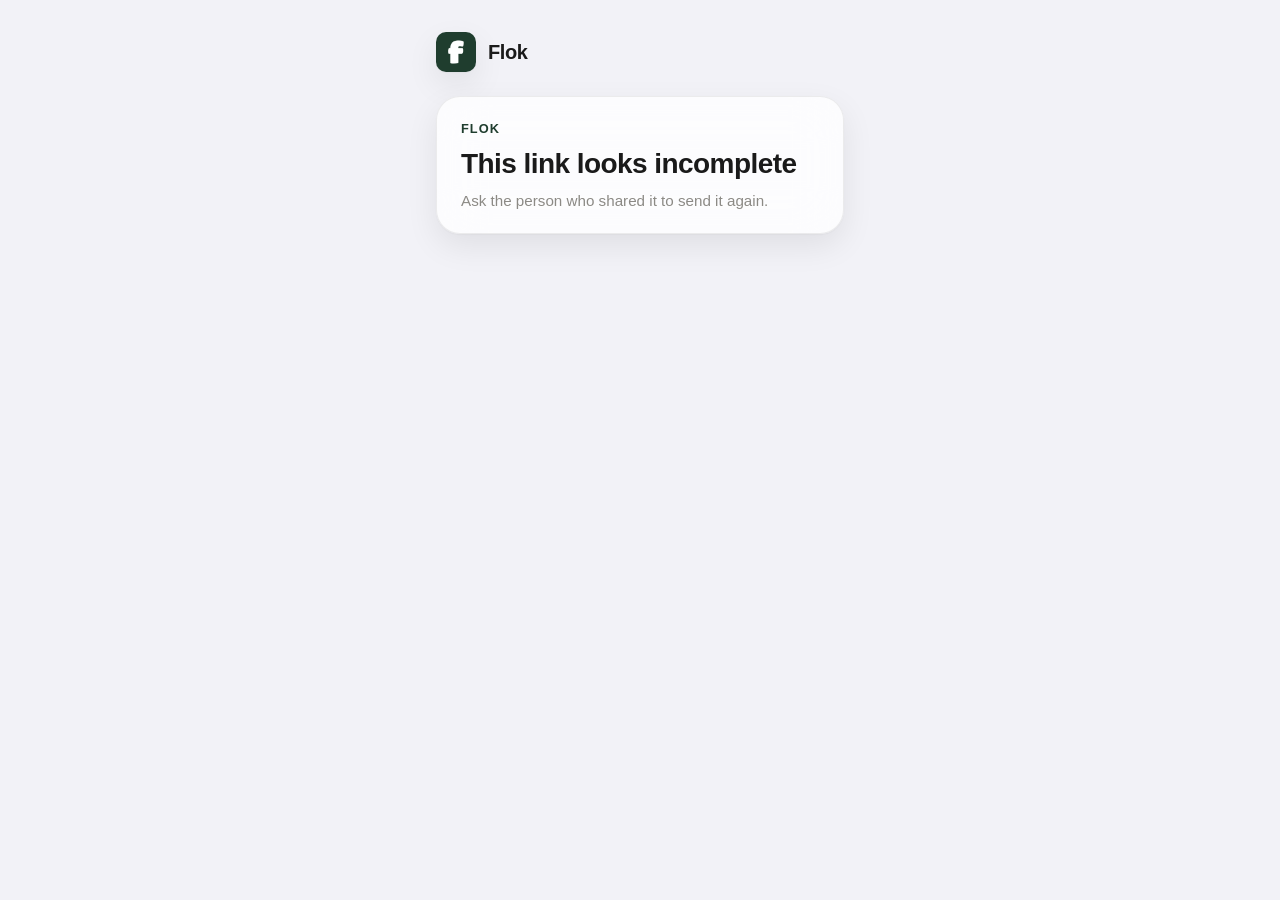
<file: event.html>
<!doctype html>
<html lang="tr">
  <head>
    <meta charset="utf-8" />
    <meta name="viewport" content="width=device-width, initial-scale=1, viewport-fit=cover" />
    <title>Flok etkinliği</title>
    <meta name="description" content="Flok'ta bir etkinliğe davet edildin." />
    <meta property="og:site_name" content="Flok" />
    <meta property="og:title" content="Flok'ta bir etkinlik" />
    <meta property="og:description" content="Ayrıntıları görmek ve katılmak için Flok'ta aç." />
    <meta property="og:image" content="https://flok.ist/share/icon-512.png" />
    <meta name="twitter:card" content="summary" />
    <meta name="theme-color" content="#1f3d2e" />
    <link rel="apple-touch-icon" href="/share/apple-touch-icon.png" />
    <link rel="stylesheet" href="/share/style.css" />
  </head>
  <body data-kind="event">
    <div class="backdrop" aria-hidden="true"></div>
    <main>
      <header class="brand">
        <img src="/share/icon-512.png" alt="" />
        <span>Flok</span>
      </header>
      <div class="card-slot">
        <article class="card" aria-busy="true">
          <div class="cover skeleton"></div>
          <div class="card-body">
            <div class="skeleton line" style="width: 40%"></div>
            <div class="skeleton title"></div>
            <div class="skeleton line" style="width: 65%"></div>
            <div class="skeleton line" style="width: 55%"></div>
          </div>
        </article>
      </div>
      <nav class="actions">
        <a class="button primary" data-action="open" href="#">Flok'ta aç</a>
        <a class="button secondary" data-action="store" href="#">App Store</a>
      </nav>
      <p class="hint"></p>
    </main>
    <script src="/share/app.js"></script>
  </body>
</html>
</file>
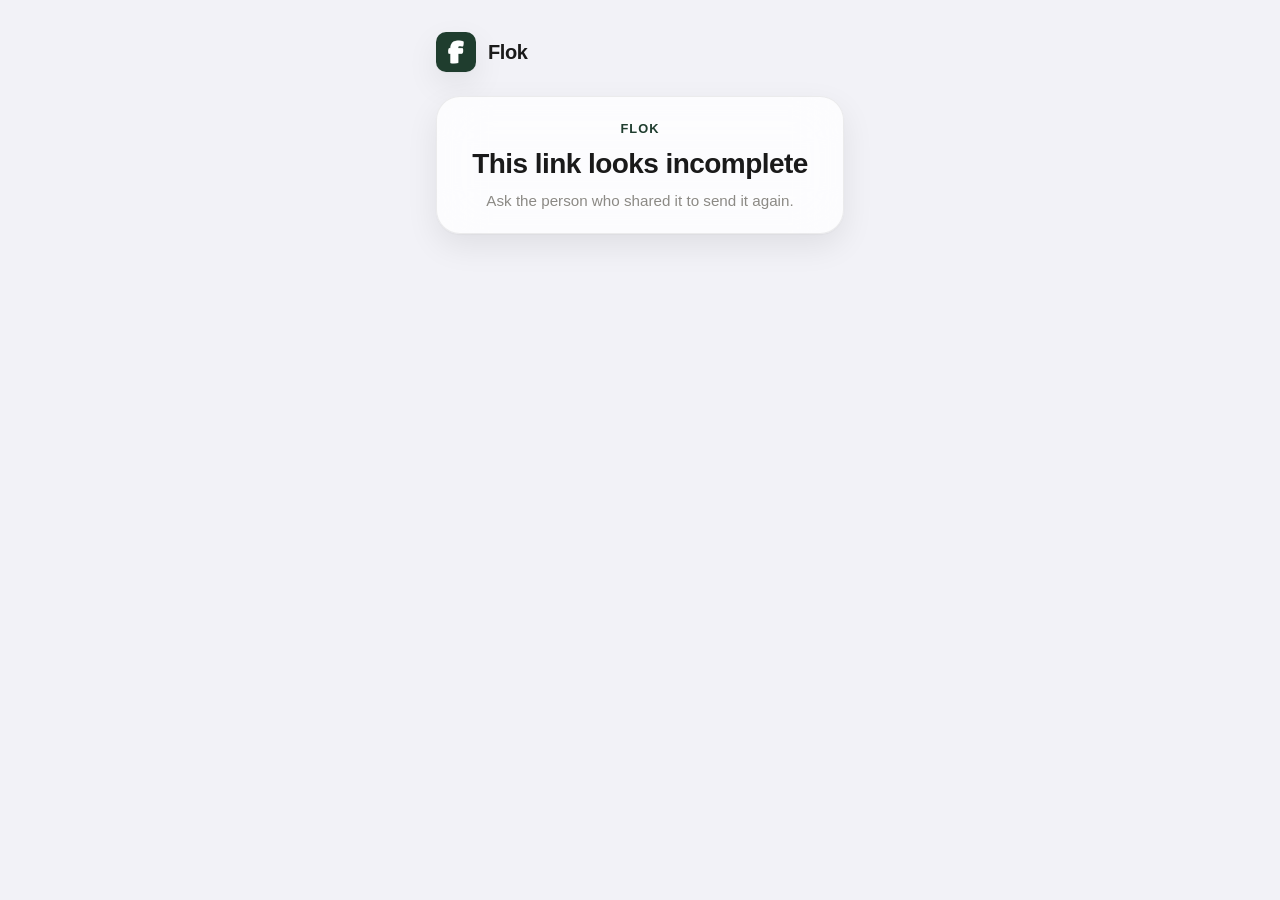
<file: profile.html>
<!doctype html>
<html lang="tr">
  <head>
    <meta charset="utf-8" />
    <meta name="viewport" content="width=device-width, initial-scale=1, viewport-fit=cover" />
    <title>Flok profili</title>
    <meta name="description" content="Bu profil Flok'ta." />
    <meta property="og:site_name" content="Flok" />
    <meta property="og:title" content="Flok'ta bir profil" />
    <meta property="og:description" content="Profili görmek ve takip etmek için Flok'ta aç." />
    <meta property="og:image" content="https://flok.ist/share/icon-512.png" />
    <meta name="twitter:card" content="summary" />
    <meta name="theme-color" content="#1f3d2e" />
    <link rel="apple-touch-icon" href="/share/apple-touch-icon.png" />
    <link rel="stylesheet" href="/share/style.css" />
  </head>
  <body data-kind="profile">
    <div class="backdrop" aria-hidden="true"></div>
    <main>
      <header class="brand">
        <img src="/share/icon-512.png" alt="" />
        <span>Flok</span>
      </header>
      <div class="card-slot">
        <article class="card profile" aria-busy="true">
          <div class="avatar skeleton"></div>
          <div class="card-body">
            <div class="skeleton line" style="width: 40%"></div>
            <div class="skeleton title"></div>
          </div>
        </article>
      </div>
      <nav class="actions">
        <a class="button primary" data-action="open" href="#">Flok'ta aç</a>
        <a class="button secondary" data-action="store" href="#">App Store</a>
      </nav>
      <p class="hint"></p>
    </main>
    <script src="/share/app.js"></script>
  </body>
</html>
</file>
<file: share/style.css>
:root {
  --brand: #1f3d2e;
  --brand-foreground: #ffffff;
  --background: #f2f2f7;
  --card: rgba(255, 255, 255, 0.78);
  --text-primary: #1a1a1a;
  --text-secondary: #8c8a85;
  --divider: rgba(26, 26, 26, 0.08);
  --shadow: 0 1px 2px rgba(0, 0, 0, 0.04), 0 12px 32px rgba(0, 0, 0, 0.08);
  --space-xs: 8px;
  --space-sm: 12px;
  --space-md: 16px;
  --space-lg: 24px;
  --space-xl: 32px;
  --space-xxl: 48px;
  --radius-sm: 8px;
  --radius-md: 16px;
  --radius-lg: 24px;
  color-scheme: light dark;
}

@media (prefers-color-scheme: dark) {
  :root {
    --brand: #a8d5ba;
    --brand-foreground: #10241a;
    --background: #1c1d20;
    --card: rgba(42, 43, 47, 0.72);
    --text-primary: #f5f5f4;
    --text-secondary: #a7a9b0;
    --divider: rgba(255, 255, 255, 0.08);
    --shadow: 0 1px 2px rgba(0, 0, 0, 0.3), 0 16px 40px rgba(0, 0, 0, 0.45);
  }
}

* {
  box-sizing: border-box;
  margin: 0;
}

body {
  min-height: 100dvh;
  font-family: ui-rounded, -apple-system, BlinkMacSystemFont, "SF Pro Rounded", "Segoe UI", Roboto, sans-serif;
  background: var(--background);
  color: var(--text-primary);
  -webkit-font-smoothing: antialiased;
  display: flex;
  justify-content: center;
  overflow-x: hidden;
}

.backdrop {
  position: fixed;
  inset: -10%;
  background-size: cover;
  background-position: center;
  filter: blur(48px) saturate(1.4);
  opacity: 0;
  transform: scale(1.1);
  transition: opacity 0.8s ease, transform 1.2s cubic-bezier(0.2, 0.8, 0.2, 1);
  z-index: 0;
}

.backdrop.is-visible {
  opacity: 0.45;
  transform: scale(1);
}

main {
  position: relative;
  z-index: 1;
  width: 100%;
  max-width: 440px;
  padding: var(--space-xl) var(--space-md) var(--space-xxl);
  display: flex;
  flex-direction: column;
  gap: var(--space-lg);
}

.brand {
  display: flex;
  align-items: center;
  gap: var(--space-sm);
  font-weight: 800;
  font-size: 1.25rem;
  letter-spacing: -0.02em;
}

.brand img {
  width: 40px;
  height: 40px;
  border-radius: 10px;
  box-shadow: var(--shadow);
}

.card {
  background: var(--card);
  -webkit-backdrop-filter: blur(24px) saturate(1.6);
  backdrop-filter: blur(24px) saturate(1.6);
  border: 1px solid var(--divider);
  border-radius: var(--radius-lg);
  box-shadow: var(--shadow);
  overflow: hidden;
  animation: rise 0.6s cubic-bezier(0.2, 0.8, 0.2, 1) both;
}

@keyframes rise {
  from {
    opacity: 0;
    transform: translateY(16px) scale(0.98);
  }
}

.cover {
  aspect-ratio: 4 / 3;
  width: 100%;
  object-fit: cover;
  display: block;
  background: var(--divider);
}

.card-body {
  padding: var(--space-lg);
  display: flex;
  flex-direction: column;
  gap: var(--space-sm);
}

.eyebrow {
  font-size: 0.8rem;
  font-weight: 700;
  letter-spacing: 0.08em;
  text-transform: uppercase;
  color: var(--brand);
}

h1 {
  font-size: 1.75rem;
  font-weight: 800;
  line-height: 1.15;
  letter-spacing: -0.02em;
}

.meta {
  display: flex;
  flex-direction: column;
  gap: var(--space-xs);
  color: var(--text-secondary);
  font-size: 0.95rem;
  font-weight: 500;
}

.meta span::before {
  display: inline-block;
  width: 1.4em;
}

.meta .date::before {
  content: "🗓";
}

.meta .place::before {
  content: "📍";
}

.meta .host::before {
  content: "👤";
}

.avatar {
  width: 96px;
  height: 96px;
  border-radius: 50%;
  object-fit: cover;
  margin: var(--space-xl) auto 0;
  display: block;
  background: var(--divider);
  box-shadow: var(--shadow);
}

.card.profile .card-body {
  text-align: center;
  align-items: center;
}

.actions {
  display: flex;
  flex-direction: column;
  gap: var(--space-sm);
}

.button {
  min-height: 52px;
  border-radius: var(--radius-md);
  display: flex;
  align-items: center;
  justify-content: center;
  font-weight: 700;
  font-size: 1.05rem;
  text-decoration: none;
  transition: transform 0.2s cubic-bezier(0.2, 0.8, 0.2, 1), opacity 0.2s ease;
}

.button:active {
  transform: scale(0.97);
}

.button.primary {
  background: var(--brand);
  color: var(--brand-foreground);
  box-shadow: 0 8px 24px rgba(31, 61, 46, 0.28);
}

.button.secondary {
  background: var(--card);
  color: var(--text-primary);
  border: 1px solid var(--divider);
}

.button[aria-disabled="true"] {
  opacity: 0.6;
  pointer-events: none;
}

.hint {
  text-align: center;
  color: var(--text-secondary);
  font-size: 0.85rem;
  line-height: 1.4;
}

.skeleton {
  background: linear-gradient(90deg, var(--divider) 25%, transparent 50%, var(--divider) 75%);
  background-size: 200% 100%;
  animation: shimmer 1.4s infinite linear;
  border-radius: var(--radius-sm);
}

.skeleton.line {
  height: 1.1em;
}

.skeleton.title {
  height: 1.8em;
  width: 80%;
}

@keyframes shimmer {
  to {
    background-position: -200% 0;
  }
}

@media (prefers-reduced-motion: reduce) {
  .card,
  .backdrop,
  .skeleton {
    animation: none;
    transition: none;
  }
}
</file>
<file: _next/static/css/e920802fcc9d3d7d.css>
/*! tailwindcss v4.3.3 | MIT License | https://tailwindcss.com */@layer properties{@supports (((-webkit-hyphens:none)) and (not (margin-trim:inline))) or ((-moz-orient:inline) and (not (color:rgb(from red r g b)))){*,::backdrop,:after,:before{--tw-translate-x:0;--tw-translate-y:0;--tw-translate-z:0;--tw-scroll-snap-strictness:proximity;--tw-space-y-reverse:0;--tw-divide-y-reverse:0;--tw-border-style:solid;--tw-leading:initial;--tw-font-weight:initial;--tw-tracking:initial;--tw-shadow:0 0 #0000;--tw-shadow-color:initial;--tw-shadow-alpha:100%;--tw-inset-shadow:0 0 #0000;--tw-inset-shadow-color:initial;--tw-inset-shadow-alpha:100%;--tw-ring-color:initial;--tw-ring-shadow:0 0 #0000;--tw-inset-ring-color:initial;--tw-inset-ring-shadow:0 0 #0000;--tw-ring-inset:initial;--tw-ring-offset-width:0px;--tw-ring-offset-color:#fff;--tw-ring-offset-shadow:0 0 #0000;--tw-blur:initial;--tw-brightness:initial;--tw-contrast:initial;--tw-grayscale:initial;--tw-hue-rotate:initial;--tw-invert:initial;--tw-opacity:initial;--tw-saturate:initial;--tw-sepia:initial;--tw-drop-shadow:initial;--tw-drop-shadow-color:initial;--tw-drop-shadow-alpha:100%;--tw-drop-shadow-size:initial;--tw-backdrop-blur:initial;--tw-backdrop-brightness:initial;--tw-backdrop-contrast:initial;--tw-backdrop-grayscale:initial;--tw-backdrop-hue-rotate:initial;--tw-backdrop-invert:initial;--tw-backdrop-opacity:initial;--tw-backdrop-saturate:initial;--tw-backdrop-sepia:initial;--tw-duration:initial;--tw-ease:initial;--tw-scale-x:1;--tw-scale-y:1;--tw-scale-z:1;--tw-outline-style:solid}}}@layer theme{:host,:root{--font-sans:-apple-system,BlinkMacSystemFont,"SF Pro Text",system-ui,"Segoe UI",sans-serif;--font-mono:ui-monospace,SFMono-Regular,Menlo,Monaco,Consolas,"Liberation Mono","Courier New",monospace;--color-white:#fff;--spacing:.25rem;--container-sm:24rem;--container-md:28rem;--container-lg:32rem;--container-xl:36rem;--container-2xl:42rem;--container-4xl:56rem;--container-6xl:72rem;--text-xs:.75rem;--text-xs--line-height:calc(1 / .75);--text-sm:.875rem;--text-sm--line-height:calc(1.25 / .875);--text-base:1rem;--text-base--line-height:calc(1.5 / 1);--text-lg:1.125rem;--text-lg--line-height:calc(1.75 / 1.125);--text-xl:1.25rem;--text-xl--line-height:calc(1.75 / 1.25);--text-2xl:1.5rem;--text-2xl--line-height:calc(2 / 1.5);--text-3xl:1.875rem;--text-3xl--line-height:calc(2.25 / 1.875);--text-5xl:3rem;--text-5xl--line-height:1;--font-weight-medium:500;--font-weight-semibold:600;--font-weight-bold:700;--font-weight-extrabold:800;--tracking-wide:.025em;--leading-snug:1.375;--leading-relaxed:1.625;--radius-sm:.25rem;--radius-md:.375rem;--radius-lg:.5rem;--radius-xl:.75rem;--radius-2xl:1rem;--radius-3xl:1.5rem;--blur-xl:24px;--default-transition-duration:.15s;--default-transition-timing-function:cubic-bezier(.4,0,.2,1);--default-font-family:var(--font-sans);--default-mono-font-family:var(--font-mono);--color-bg:#f7f6f2;--color-surface:#fff;--color-ink:#121412;--color-mute:#5c5a55;--color-line:#e6e3db;--color-forest:#1f3d2e;--color-forest-deep:#0f1f18;--color-mint:#a5d1b6;--color-mint-soft:#dcefe3;--color-flame:#ea580c;--color-graphite:#1c1d20;--color-heading:#2a2b2f;--font-display:ui-rounded,"SF Pro Rounded",-apple-system,BlinkMacSystemFont,system-ui,sans-serif;--font-logo:var(--font-titan),ui-rounded,system-ui,sans-serif;--shadow-phone:0 2px 4px #1214120f,0 32px 64px -24px #0f1f1859;--animate-rise:rise .8s cubic-bezier(.22,1,.36,1) both;--animate-swipe-finger:swipe-finger 2s ease-in-out infinite;--animate-swipe-chevron:swipe-chevron 2s ease-in-out infinite}}@layer base{*,::backdrop,:after,:before{box-sizing:border-box;border:0 solid;margin:0;padding:0}::file-selector-button{box-sizing:border-box;border:0 solid;margin:0;padding:0}:host,html{-webkit-text-size-adjust:100%;tab-size:4;line-height:1.5;font-family:var(--default-font-family,-apple-system,BlinkMacSystemFont,"Segoe UI",Roboto,"Helvetica Neue","Noto Sans",Arial,sans-serif,"Apple Color Emoji","Segoe UI Emoji","Segoe UI Symbol","Noto Color Emoji");font-feature-settings:var(--default-font-feature-settings,normal);font-variation-settings:var(--default-font-variation-settings,normal);-webkit-tap-highlight-color:transparent}hr{height:0;color:inherit;border-top-width:1px}abbr:where([title]){-webkit-text-decoration:underline dotted;text-decoration:underline dotted}h1,h2,h3,h4,h5,h6{font-size:inherit;font-weight:inherit}a{color:inherit;-webkit-text-decoration:inherit;text-decoration:inherit}b,strong{font-weight:bolder}code,kbd,pre,samp{font-family:var(--default-mono-font-family,ui-monospace,SFMono-Regular,Menlo,Monaco,Consolas,"Liberation Mono","Courier New",monospace);font-feature-settings:var(--default-mono-font-feature-settings,normal);font-variation-settings:var(--default-mono-font-variation-settings,normal);font-size:1em}small{font-size:80%}sub,sup{vertical-align:baseline;font-size:75%;line-height:0;position:relative}sub{bottom:-.25em}sup{top:-.5em}table{text-indent:0;border-color:inherit;border-collapse:collapse}:-moz-focusring:where(:not(iframe)){outline:auto}progress{vertical-align:baseline}summary{display:list-item}menu,ol,ul{list-style:none}audio,canvas,embed,iframe,img,object,svg,video{vertical-align:middle;display:block}img,video{max-width:100%;height:auto}button,input,optgroup,select,textarea{font:inherit;font-feature-settings:inherit;font-variation-settings:inherit;letter-spacing:inherit;color:inherit;opacity:1;background-color:#0000;border-radius:0}::file-selector-button{font:inherit;font-feature-settings:inherit;font-variation-settings:inherit;letter-spacing:inherit;color:inherit;opacity:1;background-color:#0000;border-radius:0}:where(select:is([multiple],[size])) optgroup{font-weight:bolder}:where(select:is([multiple],[size])) optgroup option{padding-inline-start:20px}::file-selector-button{margin-inline-end:4px}::placeholder{opacity:1}@supports (not ((-webkit-appearance:-apple-pay-button))) or (contain-intrinsic-size:1px){::placeholder{color:currentColor}@supports (color:color-mix(in lab,red,red)){::placeholder{color:color-mix(in oklab,currentcolor 50%,transparent)}}}textarea{resize:vertical}::-webkit-search-decoration{-webkit-appearance:none}::-webkit-date-and-time-value{min-height:1lh;text-align:inherit}::-webkit-datetime-edit{display:inline-flex}::-webkit-datetime-edit-fields-wrapper{padding:0}::-webkit-datetime-edit,::-webkit-datetime-edit-year-field{padding-block:0}::-webkit-datetime-edit-day-field,::-webkit-datetime-edit-month-field{padding-block:0}::-webkit-datetime-edit-hour-field,::-webkit-datetime-edit-minute-field{padding-block:0}::-webkit-datetime-edit-millisecond-field,::-webkit-datetime-edit-second-field{padding-block:0}::-webkit-datetime-edit-meridiem-field{padding-block:0}::-webkit-calendar-picker-indicator{line-height:1}:-moz-ui-invalid{box-shadow:none}button,input:where([type=button],[type=reset],[type=submit]){appearance:button}::file-selector-button{appearance:button}::-webkit-inner-spin-button,::-webkit-outer-spin-button{height:auto}[hidden]:where(:not([hidden=until-found])){display:none!important}html{scroll-behavior:smooth;-webkit-text-size-adjust:100%;scroll-padding-top:5rem}main>section[id]:not(:first-child){scroll-margin-top:-5.25rem}@media (min-width:64rem){main>section[id]:not(:first-child){scroll-margin-top:-7.25rem}}body{background-color:var(--color-bg);font-family:var(--font-sans);color:var(--color-ink);-webkit-font-smoothing:antialiased;-moz-osx-font-smoothing:grayscale;text-rendering:optimizelegibility}h1,h2,h3{font-family:var(--font-display);color:var(--color-heading);text-wrap:balance}p{text-wrap:pretty}::selection{background-color:var(--color-mint);color:var(--color-forest-deep)}:focus-visible{outline-style:var(--tw-outline-style);outline-offset:2px;outline-width:2px;outline-color:var(--color-forest)}}@layer components;@layer utilities{.\@container{container-type:inline-size}.pointer-events-none{pointer-events:none}.invisible{visibility:hidden}.visible{visibility:visible}.sr-only{clip-path:inset(50%);white-space:nowrap;border-width:0;width:1px;height:1px;margin:-1px;padding:0;overflow:hidden}.absolute,.sr-only{position:absolute}.fixed{position:fixed}.relative{position:relative}.sticky{position:sticky}.inset-0{inset:0}.inset-x-3{inset-inline:calc(var(--spacing) * 3)}.-top-1\/2{top:-50%}.top-0{top:0}.top-1\/2{top:50%}.top-11{top:calc(var(--spacing) * 11)}.top-\[14\%\]{top:14%}.right-\[2\%\]{right:2%}.-bottom-8{bottom:calc(var(--spacing) * -8)}.bottom-0{bottom:0}.bottom-1{bottom:var(--spacing)}.bottom-\[max\(0\.75rem\,env\(safe-area-inset-bottom\)\)\]{bottom:max(.75rem,env(safe-area-inset-bottom))}.left-0{left:0}.left-1\/2{left:50%}.left-\[2\%\]{left:2%}.left-\[3px\]{left:3px}.left-\[21px\]{left:21px}.z-0{z-index:0}.z-10{z-index:10}.z-50{z-index:50}.z-\[60\]{z-index:60}.col-start-1{grid-column-start:1}.row-start-1{grid-row-start:1}.mx-auto{margin-inline:auto}.my-4{margin-block:calc(var(--spacing) * 4)}.mt-0\.5{margin-top:calc(var(--spacing) * .5)}.mt-1{margin-top:var(--spacing)}.mt-1\.5{margin-top:calc(var(--spacing) * 1.5)}.mt-2{margin-top:calc(var(--spacing) * 2)}.mt-3{margin-top:calc(var(--spacing) * 3)}.mt-4{margin-top:calc(var(--spacing) * 4)}.mt-6{margin-top:calc(var(--spacing) * 6)}.mt-8{margin-top:calc(var(--spacing) * 8)}.mt-10{margin-top:calc(var(--spacing) * 10)}.mt-12{margin-top:calc(var(--spacing) * 12)}.mb-3{margin-bottom:calc(var(--spacing) * 3)}.mb-4{margin-bottom:calc(var(--spacing) * 4)}.mb-\[2\%\]{margin-bottom:2%}.block{display:block}.flex{display:flex}.grid{display:grid}.hidden{display:none}.inline-block{display:inline-block}.inline-flex{display:inline-flex}.inline-grid{display:inline-grid}.aspect-\[1\/1\.02\]{aspect-ratio:1/1.02}.aspect-\[4\/3\]{aspect-ratio:4/3}.aspect-\[4\/5\]{aspect-ratio:4/5}.aspect-square{aspect-ratio:1}.size-4{width:calc(var(--spacing) * 4);height:calc(var(--spacing) * 4)}.size-5{width:calc(var(--spacing) * 5);height:calc(var(--spacing) * 5)}.size-6{width:calc(var(--spacing) * 6);height:calc(var(--spacing) * 6)}.size-8{width:calc(var(--spacing) * 8);height:calc(var(--spacing) * 8)}.size-9{width:calc(var(--spacing) * 9);height:calc(var(--spacing) * 9)}.size-10{width:calc(var(--spacing) * 10);height:calc(var(--spacing) * 10)}.size-11{width:calc(var(--spacing) * 11);height:calc(var(--spacing) * 11)}.size-12{width:calc(var(--spacing) * 12);height:calc(var(--spacing) * 12)}.size-full{width:100%;height:100%}.h-1{height:var(--spacing)}.h-11{height:calc(var(--spacing) * 11)}.h-12{height:calc(var(--spacing) * 12)}.h-16{height:calc(var(--spacing) * 16)}.h-44{height:calc(var(--spacing) * 44)}.h-\[6px\]{height:6px}.h-\[34px\]{height:34px}.h-full{height:100%}.min-h-5{min-height:calc(var(--spacing) * 5)}.min-h-10{min-height:calc(var(--spacing) * 10)}.min-h-11{min-height:calc(var(--spacing) * 11)}.min-h-14{min-height:calc(var(--spacing) * 14)}.w-0\.5{width:calc(var(--spacing) * .5)}.w-\[10px\]{width:10px}.w-\[24px\]{width:24px}.w-\[38\%\]{width:38%}.w-\[48\%\]{width:48%}.w-\[112\%\]{width:112%}.w-\[120\%\]{width:120%}.w-\[min\(78vw\,320px\)\]{width:min(78vw,320px)}.w-auto{width:auto}.w-full{width:100%}.max-w-2xl{max-width:var(--container-2xl)}.max-w-4xl{max-width:var(--container-4xl)}.max-w-6xl{max-width:var(--container-6xl)}.max-w-\[520px\]{max-width:520px}.max-w-lg{max-width:var(--container-lg)}.max-w-md{max-width:var(--container-md)}.max-w-sm{max-width:var(--container-sm)}.max-w-xl{max-width:var(--container-xl)}.min-w-0{min-width:0}.min-w-11{min-width:calc(var(--spacing) * 11)}.flex-1{flex:1}.shrink-0{flex-shrink:0}.origin-left{transform-origin:0}.-translate-x-1\/2{--tw-translate-x:calc(calc(1 / 2 * 100%) * -1)}.-translate-x-1\/2,.-translate-y-\[42\%\]{translate:var(--tw-translate-x) var(--tw-translate-y)}.-translate-y-\[42\%\]{--tw-translate-y:calc(42% * -1)}.animate-\[marquee_var\(--duration\)_linear_infinite\]{animation:marquee var(--duration) linear infinite}.animate-rise{animation:var(--animate-rise)}.animate-swipe-chevron{animation:var(--animate-swipe-chevron)}.animate-swipe-finger{animation:var(--animate-swipe-finger)}.cursor-grabbing{cursor:grabbing}.cursor-pointer{cursor:pointer}.resize{resize:both}.snap-x{scroll-snap-type:x var(--tw-scroll-snap-strictness)}.snap-mandatory{--tw-scroll-snap-strictness:mandatory}.snap-start{scroll-snap-align:start}.\[scrollbar-width\:none\]{scrollbar-width:none}.grid-cols-1{grid-template-columns:repeat(1,minmax(0,1fr))}.grid-cols-2{grid-template-columns:repeat(2,minmax(0,1fr))}.flex-col{flex-direction:column}.flex-row{flex-direction:row}.flex-wrap{flex-wrap:wrap}.place-items-center{place-items:center}.items-center{align-items:center}.justify-around{justify-content:space-around}.justify-between{justify-content:space-between}.justify-center{justify-content:center}.justify-items-center{justify-items:center}.gap-\(--gap\){gap:var(--gap)}.gap-1{gap:var(--spacing)}.gap-2{gap:calc(var(--spacing) * 2)}.gap-3{gap:calc(var(--spacing) * 3)}.gap-4{gap:calc(var(--spacing) * 4)}.gap-5{gap:calc(var(--spacing) * 5)}.gap-6{gap:calc(var(--spacing) * 6)}.gap-8{gap:calc(var(--spacing) * 8)}.gap-10{gap:calc(var(--spacing) * 10)}.gap-12{gap:calc(var(--spacing) * 12)}:where(.space-y-5>:not(:last-child)){--tw-space-y-reverse:0;margin-block-start:calc(calc(var(--spacing) * 5) * var(--tw-space-y-reverse));margin-block-end:calc(calc(var(--spacing) * 5) * calc(1 - var(--tw-space-y-reverse)))}:where(.divide-y>:not(:last-child)){--tw-divide-y-reverse:0;border-bottom-style:var(--tw-border-style);border-top-style:var(--tw-border-style);border-top-width:calc(1px * var(--tw-divide-y-reverse));border-bottom-width:calc(1px * calc(1 - var(--tw-divide-y-reverse)))}:where(.divide-line>:not(:last-child)){border-color:var(--color-line)}.overflow-hidden{overflow:hidden}.overflow-x-auto{overflow-x:auto}.overflow-x-clip{overflow-x:clip}.overscroll-x-contain{overscroll-behavior-x:contain}.rounded-2xl{border-radius:var(--radius-2xl)}.rounded-3xl{border-radius:var(--radius-3xl)}.rounded-\[2rem\]{border-radius:2rem}.rounded-full{border-radius:3.40282e+38px}.rounded-xl{border-radius:var(--radius-xl)}.border-y{border-block-style:var(--tw-border-style);border-block-width:1px}.border-t{border-top-style:var(--tw-border-style);border-top-width:1px}.border-b{border-bottom-style:var(--tw-border-style);border-bottom-width:1px}.border-line{border-color:var(--color-line)}.bg-bg\/80{background-color:#f7f6f2cc}@supports (color:color-mix(in lab,red,red)){.bg-bg\/80{background-color:color-mix(in oklab,var(--color-bg) 80%,transparent)}}.bg-forest{background-color:var(--color-forest)}.bg-forest-deep{background-color:var(--color-forest-deep)}.bg-forest\/25{background-color:#1f3d2e40}@supports (color:color-mix(in lab,red,red)){.bg-forest\/25{background-color:color-mix(in oklab,var(--color-forest) 25%,transparent)}}.bg-forest\/60{background-color:#1f3d2e99}@supports (color:color-mix(in lab,red,red)){.bg-forest\/60{background-color:color-mix(in oklab,var(--color-forest) 60%,transparent)}}.bg-graphite{background-color:var(--color-graphite)}.bg-ink\/5{background-color:#1214120d}@supports (color:color-mix(in lab,red,red)){.bg-ink\/5{background-color:color-mix(in oklab,var(--color-ink) 5%,transparent)}}.bg-line{background-color:var(--color-line)}.bg-mint{background-color:var(--color-mint)}.bg-mint-soft{background-color:var(--color-mint-soft)}.bg-surface{background-color:var(--color-surface)}.bg-transparent{background-color:#0000}.bg-white\/8{background-color:#ffffff14}@supports (color:color-mix(in lab,red,red)){.bg-white\/8{background-color:color-mix(in oklab,var(--color-white) 8%,transparent)}}.bg-white\/10{background-color:#ffffff1a}@supports (color:color-mix(in lab,red,red)){.bg-white\/10{background-color:color-mix(in oklab,var(--color-white) 10%,transparent)}}.bg-\[linear-gradient\(115deg\,rgb\(255_255_255\/0\.14\)_0\%\,rgb\(255_255_255\/0\.04\)_28\%\,transparent_42\%\)\]{background-image:linear-gradient(115deg,#ffffff24,#ffffff0a 28%,#0000 42%)}.object-cover{object-fit:cover}.object-top{object-position:top}.p-0\.5{padding:calc(var(--spacing) * .5)}.p-1\.5{padding:calc(var(--spacing) * 1.5)}.p-2{padding:calc(var(--spacing) * 2)}.p-5{padding:calc(var(--spacing) * 5)}.p-6{padding:calc(var(--spacing) * 6)}.px-1{padding-inline:var(--spacing)}.px-2\.5{padding-inline:calc(var(--spacing) * 2.5)}.px-3{padding-inline:calc(var(--spacing) * 3)}.px-4{padding-inline:calc(var(--spacing) * 4)}.px-6{padding-inline:calc(var(--spacing) * 6)}.px-\[17\%\]{padding-inline:17%}.py-2{padding-block:calc(var(--spacing) * 2)}.py-3{padding-block:calc(var(--spacing) * 3)}.py-8{padding-block:calc(var(--spacing) * 8)}.py-14{padding-block:calc(var(--spacing) * 14)}.py-16{padding-block:calc(var(--spacing) * 16)}.py-24{padding-block:calc(var(--spacing) * 24)}.pt-5{padding-top:calc(var(--spacing) * 5)}.pt-8{padding-top:calc(var(--spacing) * 8)}.pt-12{padding-top:calc(var(--spacing) * 12)}.pt-20{padding-top:calc(var(--spacing) * 20)}.pt-24{padding-top:calc(var(--spacing) * 24)}.pr-6{padding-right:calc(var(--spacing) * 6)}.pr-14{padding-right:calc(var(--spacing) * 14)}.pb-4{padding-bottom:calc(var(--spacing) * 4)}.pb-8{padding-bottom:calc(var(--spacing) * 8)}.pb-24{padding-bottom:calc(var(--spacing) * 24)}.pb-32{padding-bottom:calc(var(--spacing) * 32)}.pl-1{padding-left:var(--spacing)}.pl-2{padding-left:calc(var(--spacing) * 2)}.pl-5{padding-left:calc(var(--spacing) * 5)}.text-center{text-align:center}.text-left{text-align:left}.align-middle{vertical-align:middle}.font-display{font-family:var(--font-display)}.font-logo{font-family:var(--font-logo)}.text-2xl{font-size:var(--text-2xl);line-height:var(--tw-leading,var(--text-2xl--line-height))}.text-3xl{font-size:var(--text-3xl);line-height:var(--tw-leading,var(--text-3xl--line-height))}.text-5xl{font-size:var(--text-5xl);line-height:var(--tw-leading,var(--text-5xl--line-height))}.text-base{font-size:var(--text-base);line-height:var(--tw-leading,var(--text-base--line-height))}.text-lg{font-size:var(--text-lg);line-height:var(--tw-leading,var(--text-lg--line-height))}.text-sm{font-size:var(--text-sm);line-height:var(--tw-leading,var(--text-sm--line-height))}.text-xl{font-size:var(--text-xl);line-height:var(--tw-leading,var(--text-xl--line-height))}.text-xs{font-size:var(--text-xs);line-height:var(--tw-leading,var(--text-xs--line-height))}.text-\[1\.0625rem\]{font-size:1.0625rem}.text-\[clamp\(2\.25rem\,5vw\,3\.5rem\)\]{font-size:clamp(2.25rem,5vw,3.5rem)}.text-\[clamp\(2rem\,4\.4vw\,3\.25rem\)\]{font-size:clamp(2rem,4.4vw,3.25rem)}.text-\[clamp\(2rem\,4\.4vw\,3rem\)\]{font-size:clamp(2rem,4.4vw,3rem)}.text-\[clamp\(2rem\,4vw\,3\.25rem\)\]{font-size:clamp(2rem,4vw,3.25rem)}.text-\[clamp\(5rem\,16vw\,8rem\)\]{font-size:clamp(5rem,16vw,8rem)}.text-\[min\(clamp\(2\.5rem\,5\.6vw\,4\.5rem\)\,100cqi\/8\.2\)\]{font-size:min(clamp(2.5rem,5.6vw,4.5rem),12.1951cqi)}.leading-\[1\.05\]{--tw-leading:1.05;line-height:1.05}.leading-\[1\.08\]{--tw-leading:1.08;line-height:1.08}.leading-\[1\.14\]{--tw-leading:1.14;line-height:1.14}.leading-none{--tw-leading:1;line-height:1}.leading-relaxed{--tw-leading:var(--leading-relaxed);line-height:var(--leading-relaxed)}.leading-snug{--tw-leading:var(--leading-snug);line-height:var(--leading-snug)}.font-bold{--tw-font-weight:var(--font-weight-bold);font-weight:var(--font-weight-bold)}.font-extrabold{--tw-font-weight:var(--font-weight-extrabold);font-weight:var(--font-weight-extrabold)}.font-medium{--tw-font-weight:var(--font-weight-medium);font-weight:var(--font-weight-medium)}.font-semibold{--tw-font-weight:var(--font-weight-semibold);font-weight:var(--font-weight-semibold)}.tracking-\[-0\.01em\]{--tw-tracking:-.01em;letter-spacing:-.01em}.tracking-\[-0\.02em\]{--tw-tracking:-.02em;letter-spacing:-.02em}.tracking-\[-0\.03em\]{--tw-tracking:-.03em;letter-spacing:-.03em}.tracking-\[-0\.035em\]{--tw-tracking:-.035em;letter-spacing:-.035em}.tracking-wide{--tw-tracking:var(--tracking-wide);letter-spacing:var(--tracking-wide)}.text-balance{text-wrap:balance}.whitespace-nowrap{white-space:nowrap}.text-\[\#ffb38a\]{color:#ffb38a}.text-flame{color:var(--color-flame)}.text-forest{color:var(--color-forest)}.text-forest-deep{color:var(--color-forest-deep)}.text-forest\/70{color:#1f3d2eb3}@supports (color:color-mix(in lab,red,red)){.text-forest\/70{color:color-mix(in oklab,var(--color-forest) 70%,transparent)}}.text-heading{color:var(--color-heading)}.text-ink{color:var(--color-ink)}.text-mint{color:var(--color-mint)}.text-mute{color:var(--color-mute)}.text-mute\/70{color:#5c5a55b3}@supports (color:color-mix(in lab,red,red)){.text-mute\/70{color:color-mix(in oklab,var(--color-mute) 70%,transparent)}}.text-white{color:var(--color-white)}.text-white\/60{color:#fff9}@supports (color:color-mix(in lab,red,red)){.text-white\/60{color:color-mix(in oklab,var(--color-white) 60%,transparent)}}.text-white\/70{color:#ffffffb3}@supports (color:color-mix(in lab,red,red)){.text-white\/70{color:color-mix(in oklab,var(--color-white) 70%,transparent)}}.uppercase{text-transform:uppercase}.underline{text-decoration-line:underline}.decoration-mint{-webkit-text-decoration-color:var(--color-mint);text-decoration-color:var(--color-mint)}.decoration-mute\/40{text-decoration-color:#5c5a5566}@supports (color:color-mix(in lab,red,red)){.decoration-mute\/40{-webkit-text-decoration-color:color-mix(in oklab,var(--color-mute) 40%,transparent);text-decoration-color:color-mix(in oklab,var(--color-mute) 40%,transparent)}}.decoration-white\/40{text-decoration-color:#fff6}@supports (color:color-mix(in lab,red,red)){.decoration-white\/40{-webkit-text-decoration-color:color-mix(in oklab,var(--color-white) 40%,transparent);text-decoration-color:color-mix(in oklab,var(--color-white) 40%,transparent)}}.decoration-2{text-decoration-thickness:2px}.underline-offset-2{text-underline-offset:2px}.underline-offset-4{text-underline-offset:4px}.opacity-0{opacity:0}.shadow{--tw-shadow:0 1px 3px 0 var(--tw-shadow-color,#0000001a),0 1px 2px -1px var(--tw-shadow-color,#0000001a)}.shadow,.shadow-\[0_1px_0_var\(--color-line\)\]{box-shadow:var(--tw-inset-shadow),var(--tw-inset-ring-shadow),var(--tw-ring-offset-shadow),var(--tw-ring-shadow),var(--tw-shadow)}.shadow-\[0_1px_0_var\(--color-line\)\]{--tw-shadow:0 1px 0 var(--tw-shadow-color,var(--color-line))}.shadow-\[0_1px_2px_rgb\(18_20_18\/0\.04\)\,0_20px_48px_-16px_rgb\(15_31_24\/0\.28\)\]{--tw-shadow:0 1px 2px var(--tw-shadow-color,#1214120a),0 20px 48px -16px var(--tw-shadow-color,#0f1f1847)}.shadow-\[0_1px_2px_rgb\(18_20_18\/0\.04\)\,0_20px_48px_-16px_rgb\(15_31_24\/0\.28\)\],.shadow-soft{box-shadow:var(--tw-inset-shadow),var(--tw-inset-ring-shadow),var(--tw-ring-offset-shadow),var(--tw-ring-shadow),var(--tw-shadow)}.shadow-soft{--tw-shadow:0 1px 2px var(--tw-shadow-color,#1214120a),0 12px 32px -12px var(--tw-shadow-color,#1214121f)}.ring-1{--tw-ring-shadow:var(--tw-ring-inset,) 0 0 0 calc(1px + var(--tw-ring-offset-width)) var(--tw-ring-color,currentcolor)}.ring-1,.ring-8{box-shadow:var(--tw-inset-shadow),var(--tw-inset-ring-shadow),var(--tw-ring-offset-shadow),var(--tw-ring-shadow),var(--tw-shadow)}.ring-8{--tw-ring-shadow:var(--tw-ring-inset,) 0 0 0 calc(8px + var(--tw-ring-offset-width)) var(--tw-ring-color,currentcolor)}.ring-line{--tw-ring-color:var(--color-line)}.ring-mint-soft{--tw-ring-color:var(--color-mint-soft)}.ring-mint\/40{--tw-ring-color:#a5d1b666}@supports (color:color-mix(in lab,red,red)){.ring-mint\/40{--tw-ring-color:color-mix(in oklab,var(--color-mint) 40%,transparent)}}.ring-white\/15{--tw-ring-color:#ffffff26}@supports (color:color-mix(in lab,red,red)){.ring-white\/15{--tw-ring-color:color-mix(in oklab,var(--color-white) 15%,transparent)}}.blur{--tw-blur:blur(8px)}.blur,.drop-shadow-\[var\(--shadow-phone\)\]{filter:var(--tw-blur,) var(--tw-brightness,) var(--tw-contrast,) var(--tw-grayscale,) var(--tw-hue-rotate,) var(--tw-invert,) var(--tw-saturate,) var(--tw-sepia,) var(--tw-drop-shadow,)}.drop-shadow-\[var\(--shadow-phone\)\]{--tw-drop-shadow-size:drop-shadow(var(--shadow-phone));--tw-drop-shadow:var(--tw-drop-shadow-size)}.filter{filter:var(--tw-blur,) var(--tw-brightness,) var(--tw-contrast,) var(--tw-grayscale,) var(--tw-hue-rotate,) var(--tw-invert,) var(--tw-saturate,) var(--tw-sepia,) var(--tw-drop-shadow,)}.backdrop-blur-xl{--tw-backdrop-blur:blur(var(--blur-xl));-webkit-backdrop-filter:var(--tw-backdrop-blur,) var(--tw-backdrop-brightness,) var(--tw-backdrop-contrast,) var(--tw-backdrop-grayscale,) var(--tw-backdrop-hue-rotate,) var(--tw-backdrop-invert,) var(--tw-backdrop-opacity,) var(--tw-backdrop-saturate,) var(--tw-backdrop-sepia,);backdrop-filter:var(--tw-backdrop-blur,) var(--tw-backdrop-brightness,) var(--tw-backdrop-contrast,) var(--tw-backdrop-grayscale,) var(--tw-backdrop-hue-rotate,) var(--tw-backdrop-invert,) var(--tw-backdrop-opacity,) var(--tw-backdrop-saturate,) var(--tw-backdrop-sepia,)}.transition{transition-property:color,background-color,border-color,outline-color,text-decoration-color,fill,stroke,--tw-gradient-from,--tw-gradient-via,--tw-gradient-to,opacity,box-shadow,transform,translate,scale,rotate,filter,-webkit-backdrop-filter,backdrop-filter,display,content-visibility,overlay,pointer-events;transition-timing-function:var(--tw-ease,var(--default-transition-timing-function));transition-duration:var(--tw-duration,var(--default-transition-duration))}.transition-\[background-color\,box-shadow\,backdrop-filter\]{transition-property:background-color,box-shadow,-webkit-backdrop-filter,backdrop-filter;transition-timing-function:var(--tw-ease,var(--default-transition-timing-function));transition-duration:var(--tw-duration,var(--default-transition-duration))}.transition-\[background-color\,scale\]{transition-property:background-color,scale;transition-timing-function:var(--tw-ease,var(--default-transition-timing-function));transition-duration:var(--tw-duration,var(--default-transition-duration))}.transition-\[opacity\,background-color\]{transition-property:opacity,background-color;transition-timing-function:var(--tw-ease,var(--default-transition-timing-function));transition-duration:var(--tw-duration,var(--default-transition-duration))}.transition-\[opacity\,color\]{transition-property:opacity,color;transition-timing-function:var(--tw-ease,var(--default-transition-timing-function));transition-duration:var(--tw-duration,var(--default-transition-duration))}.transition-\[translate\,background-color\,box-shadow\]{transition-property:translate,background-color,box-shadow;transition-timing-function:var(--tw-ease,var(--default-transition-timing-function));transition-duration:var(--tw-duration,var(--default-transition-duration))}.transition-colors{transition-property:color,background-color,border-color,outline-color,text-decoration-color,fill,stroke,--tw-gradient-from,--tw-gradient-via,--tw-gradient-to;transition-timing-function:var(--tw-ease,var(--default-transition-timing-function));transition-duration:var(--tw-duration,var(--default-transition-duration))}.transition-shadow{transition-property:box-shadow;transition-timing-function:var(--tw-ease,var(--default-transition-timing-function));transition-duration:var(--tw-duration,var(--default-transition-duration))}.transition-transform{transition-property:transform,translate,scale,rotate;transition-timing-function:var(--tw-ease,var(--default-transition-timing-function));transition-duration:var(--tw-duration,var(--default-transition-duration))}.duration-200{--tw-duration:.2s;transition-duration:.2s}.duration-300{--tw-duration:.3s;transition-duration:.3s}.duration-500{--tw-duration:.5s;transition-duration:.5s}.ease-\[cubic-bezier\(0\.22\,1\,0\.36\,1\)\]{--tw-ease:cubic-bezier(.22,1,.36,1);transition-timing-function:cubic-bezier(.22,1,.36,1)}.outline-none{--tw-outline-style:none;outline-style:none}.select-none{-webkit-user-select:none;user-select:none}.\[--duration\:40s\]{--duration:40s}.\[--duration\:60s\]{--duration:60s}.\[--gap\:1rem\]{--gap:1rem}.\[animation-direction\:reverse\]{animation-direction:reverse}.\[list-style\:disc\]{list-style:outside}@media (hover:hover){.group-hover\:-translate-x-0\.5:is(:where(.group):hover *){--tw-translate-x:calc(var(--spacing) * -.5);translate:var(--tw-translate-x) var(--tw-translate-y)}.group-hover\:translate-x-0\.5:is(:where(.group):hover *){--tw-translate-x:calc(var(--spacing) * .5);translate:var(--tw-translate-x) var(--tw-translate-y)}.group-hover\:-translate-y-2:is(:where(.group):hover *){--tw-translate-y:calc(var(--spacing) * -2);translate:var(--tw-translate-x) var(--tw-translate-y)}.group-hover\:bg-mint\/15:is(:where(.group):hover *){background-color:#a5d1b626}@supports (color:color-mix(in lab,red,red)){.group-hover\:bg-mint\/15:is(:where(.group):hover *){background-color:color-mix(in oklab,var(--color-mint) 15%,transparent)}}.group-hover\:text-mint:is(:where(.group):hover *){color:var(--color-mint)}.group-hover\:text-mint-soft\/85:is(:where(.group):hover *){color:#dcefe3d9}@supports (color:color-mix(in lab,red,red)){.group-hover\:text-mint-soft\/85:is(:where(.group):hover *){color:color-mix(in oklab,var(--color-mint-soft) 85%,transparent)}}.group-hover\:text-white:is(:where(.group):hover *){color:var(--color-white)}.group-hover\:\[animation-play-state\:paused\]:is(:where(.group):hover *){animation-play-state:paused}}.marker\:text-forest ::marker{color:var(--color-forest)}.marker\:text-forest::marker{color:var(--color-forest)}.marker\:text-forest ::-webkit-details-marker,.marker\:text-forest::-webkit-details-marker{color:var(--color-forest)}.placeholder\:text-mute\/70::placeholder{color:#5c5a55b3}@supports (color:color-mix(in lab,red,red)){.placeholder\:text-mute\/70::placeholder{color:color-mix(in oklab,var(--color-mute) 70%,transparent)}}.placeholder\:text-white\/50::placeholder{color:#ffffff80}@supports (color:color-mix(in lab,red,red)){.placeholder\:text-white\/50::placeholder{color:color-mix(in oklab,var(--color-white) 50%,transparent)}}.first\:mt-0:first-child{margin-top:0}.focus-within\:ring-2:focus-within{--tw-ring-shadow:var(--tw-ring-inset,) 0 0 0 calc(2px + var(--tw-ring-offset-width)) var(--tw-ring-color,currentcolor);box-shadow:var(--tw-inset-shadow),var(--tw-inset-ring-shadow),var(--tw-ring-offset-shadow),var(--tw-ring-shadow),var(--tw-shadow)}.focus-within\:ring-forest:focus-within{--tw-ring-color:var(--color-forest)}.focus-within\:ring-mint:focus-within{--tw-ring-color:var(--color-mint)}@media (hover:hover){.hover\:-translate-y-0\.5:hover{--tw-translate-y:calc(var(--spacing) * -.5);translate:var(--tw-translate-x) var(--tw-translate-y)}.hover\:-translate-y-1:hover{--tw-translate-y:calc(var(--spacing) * -1);translate:var(--tw-translate-x) var(--tw-translate-y)}.hover\:rotate-\[-1\.5deg\]:hover{rotate:-1.5deg}.hover\:bg-forest:hover{background-color:var(--color-forest)}.hover\:bg-forest-deep:hover{background-color:var(--color-forest-deep)}.hover\:bg-ink\/5:hover{background-color:#1214120d}@supports (color:color-mix(in lab,red,red)){.hover\:bg-ink\/5:hover{background-color:color-mix(in oklab,var(--color-ink) 5%,transparent)}}.hover\:bg-mint:hover{background-color:var(--color-mint)}.hover\:bg-mint-soft:hover{background-color:var(--color-mint-soft)}.hover\:bg-white:hover{background-color:var(--color-white)}.hover\:text-ink:hover{color:var(--color-ink)}.hover\:text-white:hover{color:var(--color-white)}.hover\:decoration-forest:hover{-webkit-text-decoration-color:var(--color-forest);text-decoration-color:var(--color-forest)}.hover\:ring-forest:hover{--tw-ring-color:var(--color-forest)}}.active\:scale-96:active{--tw-scale-x:96%;--tw-scale-y:96%;--tw-scale-z:96%;scale:var(--tw-scale-x) var(--tw-scale-y)}.disabled\:pointer-events-none:disabled{pointer-events:none}.disabled\:opacity-35:disabled{opacity:.35}.disabled\:opacity-70:disabled{opacity:.7}@media (prefers-reduced-motion:reduce){.motion-reduce\:animate-none{animation:none}}@media (min-width:40rem){.sm\:inset-x-auto{inset-inline:auto}.sm\:right-6{right:calc(var(--spacing) * 6)}.sm\:bottom-6{bottom:calc(var(--spacing) * 6)}.sm\:block{display:block}.sm\:flex{display:flex}.sm\:h-56{height:calc(var(--spacing) * 56)}.sm\:w-\[23rem\]{width:23rem}.sm\:cursor-grab{cursor:grab}.sm\:grid-cols-2{grid-template-columns:repeat(2,minmax(0,1fr))}.sm\:flex-row{flex-direction:row}.sm\:items-end{align-items:flex-end}.sm\:justify-between{justify-content:space-between}.sm\:gap-6{gap:calc(var(--spacing) * 6)}.sm\:px-5{padding-inline:calc(var(--spacing) * 5)}.sm\:px-10{padding-inline:calc(var(--spacing) * 10)}.sm\:px-12{padding-inline:calc(var(--spacing) * 12)}}@media (min-width:64rem){.lg\:sticky{position:sticky}.lg\:top-23{top:calc(var(--spacing) * 23)}.lg\:top-\[21px\]{top:21px}.lg\:-right-6{right:calc(var(--spacing) * -6)}.lg\:bottom-auto{bottom:auto}.lg\:left-11{left:calc(var(--spacing) * 11)}.lg\:mt-6{margin-top:calc(var(--spacing) * 6)}.lg\:mt-16{margin-top:calc(var(--spacing) * 16)}.lg\:block{display:block}.lg\:flex{display:flex}.lg\:h-0\.5{height:calc(var(--spacing) * .5)}.lg\:min-h-\[calc\(100svh-4rem\)\]{min-height:calc(100svh - 4rem)}.lg\:w-auto{width:auto}.lg\:flex-1{flex:1}.lg\:grid-cols-4{grid-template-columns:repeat(4,minmax(0,1fr))}.lg\:grid-cols-5{grid-template-columns:repeat(5,minmax(0,1fr))}.lg\:grid-cols-\[0\.8fr_1\.2fr\]{grid-template-columns:.8fr 1.2fr}.lg\:grid-cols-\[1\.05fr_1fr\]{grid-template-columns:1.05fr 1fr}.lg\:grid-cols-\[1fr_1\.1fr\]{grid-template-columns:1fr 1.1fr}.lg\:flex-col{flex-direction:column}.lg\:items-center{align-items:center}.lg\:items-start{align-items:flex-start}.lg\:justify-end{justify-content:flex-end}.lg\:justify-items-start{justify-items:start}.lg\:gap-0{gap:0}.lg\:gap-6{gap:calc(var(--spacing) * 6)}.lg\:gap-8{gap:calc(var(--spacing) * 8)}.lg\:gap-16{gap:calc(var(--spacing) * 16)}.lg\:self-start{align-self:flex-start}.lg\:px-14{padding-inline:calc(var(--spacing) * 14)}.lg\:py-12{padding-block:calc(var(--spacing) * 12)}.lg\:py-20{padding-block:calc(var(--spacing) * 20)}.lg\:py-24{padding-block:calc(var(--spacing) * 24)}.lg\:py-32{padding-block:calc(var(--spacing) * 32)}.lg\:pt-20{padding-top:calc(var(--spacing) * 20)}.lg\:pt-28{padding-top:calc(var(--spacing) * 28)}.lg\:pt-32{padding-top:calc(var(--spacing) * 32)}.lg\:text-left{text-align:left}}.\[\&\:\:-webkit-scrollbar\]\:hidden::-webkit-scrollbar{display:none}}@keyframes marquee{0%{transform:translate(0)}to{transform:translateX(calc(-100% - var(--gap)))}}@media (prefers-reduced-motion:reduce){html{scroll-behavior:auto}*,:after,:before{transition-duration:.01ms!important;animation-duration:.01ms!important;animation-iteration-count:1!important}}@property --tw-translate-x{syntax:"*";inherits:false;initial-value:0}@property --tw-translate-y{syntax:"*";inherits:false;initial-value:0}@property --tw-translate-z{syntax:"*";inherits:false;initial-value:0}@property --tw-scroll-snap-strictness{syntax:"*";inherits:false;initial-value:proximity}@property --tw-space-y-reverse{syntax:"*";inherits:false;initial-value:0}@property --tw-divide-y-reverse{syntax:"*";inherits:false;initial-value:0}@property --tw-border-style{syntax:"*";inherits:false;initial-value:solid}@property --tw-leading{syntax:"*";inherits:false}@property --tw-font-weight{syntax:"*";inherits:false}@property --tw-tracking{syntax:"*";inherits:false}@property --tw-shadow{syntax:"*";inherits:false;initial-value:0 0 #0000}@property --tw-shadow-color{syntax:"*";inherits:false}@property --tw-shadow-alpha{syntax:"<percentage>";inherits:false;initial-value:100%}@property --tw-inset-shadow{syntax:"*";inherits:false;initial-value:0 0 #0000}@property --tw-inset-shadow-color{syntax:"*";inherits:false}@property --tw-inset-shadow-alpha{syntax:"<percentage>";inherits:false;initial-value:100%}@property --tw-ring-color{syntax:"*";inherits:false}@property --tw-ring-shadow{syntax:"*";inherits:false;initial-value:0 0 #0000}@property --tw-inset-ring-color{syntax:"*";inherits:false}@property --tw-inset-ring-shadow{syntax:"*";inherits:false;initial-value:0 0 #0000}@property --tw-ring-inset{syntax:"*";inherits:false}@property --tw-ring-offset-width{syntax:"<length>";inherits:false;initial-value:0}@property --tw-ring-offset-color{syntax:"*";inherits:false;initial-value:#fff}@property --tw-ring-offset-shadow{syntax:"*";inherits:false;initial-value:0 0 #0000}@property --tw-blur{syntax:"*";inherits:false}@property --tw-brightness{syntax:"*";inherits:false}@property --tw-contrast{syntax:"*";inherits:false}@property --tw-grayscale{syntax:"*";inherits:false}@property --tw-hue-rotate{syntax:"*";inherits:false}@property --tw-invert{syntax:"*";inherits:false}@property --tw-opacity{syntax:"*";inherits:false}@property --tw-saturate{syntax:"*";inherits:false}@property --tw-sepia{syntax:"*";inherits:false}@property --tw-drop-shadow{syntax:"*";inherits:false}@property --tw-drop-shadow-color{syntax:"*";inherits:false}@property --tw-drop-shadow-alpha{syntax:"<percentage>";inherits:false;initial-value:100%}@property --tw-drop-shadow-size{syntax:"*";inherits:false}@property --tw-backdrop-blur{syntax:"*";inherits:false}@property --tw-backdrop-brightness{syntax:"*";inherits:false}@property --tw-backdrop-contrast{syntax:"*";inherits:false}@property --tw-backdrop-grayscale{syntax:"*";inherits:false}@property --tw-backdrop-hue-rotate{syntax:"*";inherits:false}@property --tw-backdrop-invert{syntax:"*";inherits:false}@property --tw-backdrop-opacity{syntax:"*";inherits:false}@property --tw-backdrop-saturate{syntax:"*";inherits:false}@property --tw-backdrop-sepia{syntax:"*";inherits:false}@property --tw-duration{syntax:"*";inherits:false}@property --tw-ease{syntax:"*";inherits:false}@property --tw-scale-x{syntax:"*";inherits:false;initial-value:1}@property --tw-scale-y{syntax:"*";inherits:false;initial-value:1}@property --tw-scale-z{syntax:"*";inherits:false;initial-value:1}@property --tw-outline-style{syntax:"*";inherits:false;initial-value:solid}@keyframes rise{0%{opacity:0;filter:blur(6px);transform:translateY(14px)}}@keyframes swipe-finger{0%{opacity:0;transform:translateY(3px)}15%{opacity:1}60%{opacity:1;transform:translateY(-4px)}80%,to{opacity:0;transform:translateY(-5px)}}@keyframes swipe-chevron{0%,25%{opacity:0;transform:translateY(2px)}60%{opacity:1;transform:translateY(0)}85%,to{opacity:0;transform:translateY(-2px)}}@font-face{font-family:titan;src:url(/_next/static/media/bf5c1c0baed5368c-s.p.ttf) format("truetype");font-display:swap}@font-face{font-family:titan Fallback;src:local("Arial");ascent-override:78.07%;descent-override:14.08%;line-gap-override:0.00%;size-adjust:124.25%}.__className_50549f{font-family:titan,titan Fallback}.__variable_50549f{--font-titan:"titan","titan Fallback"}
</file>
